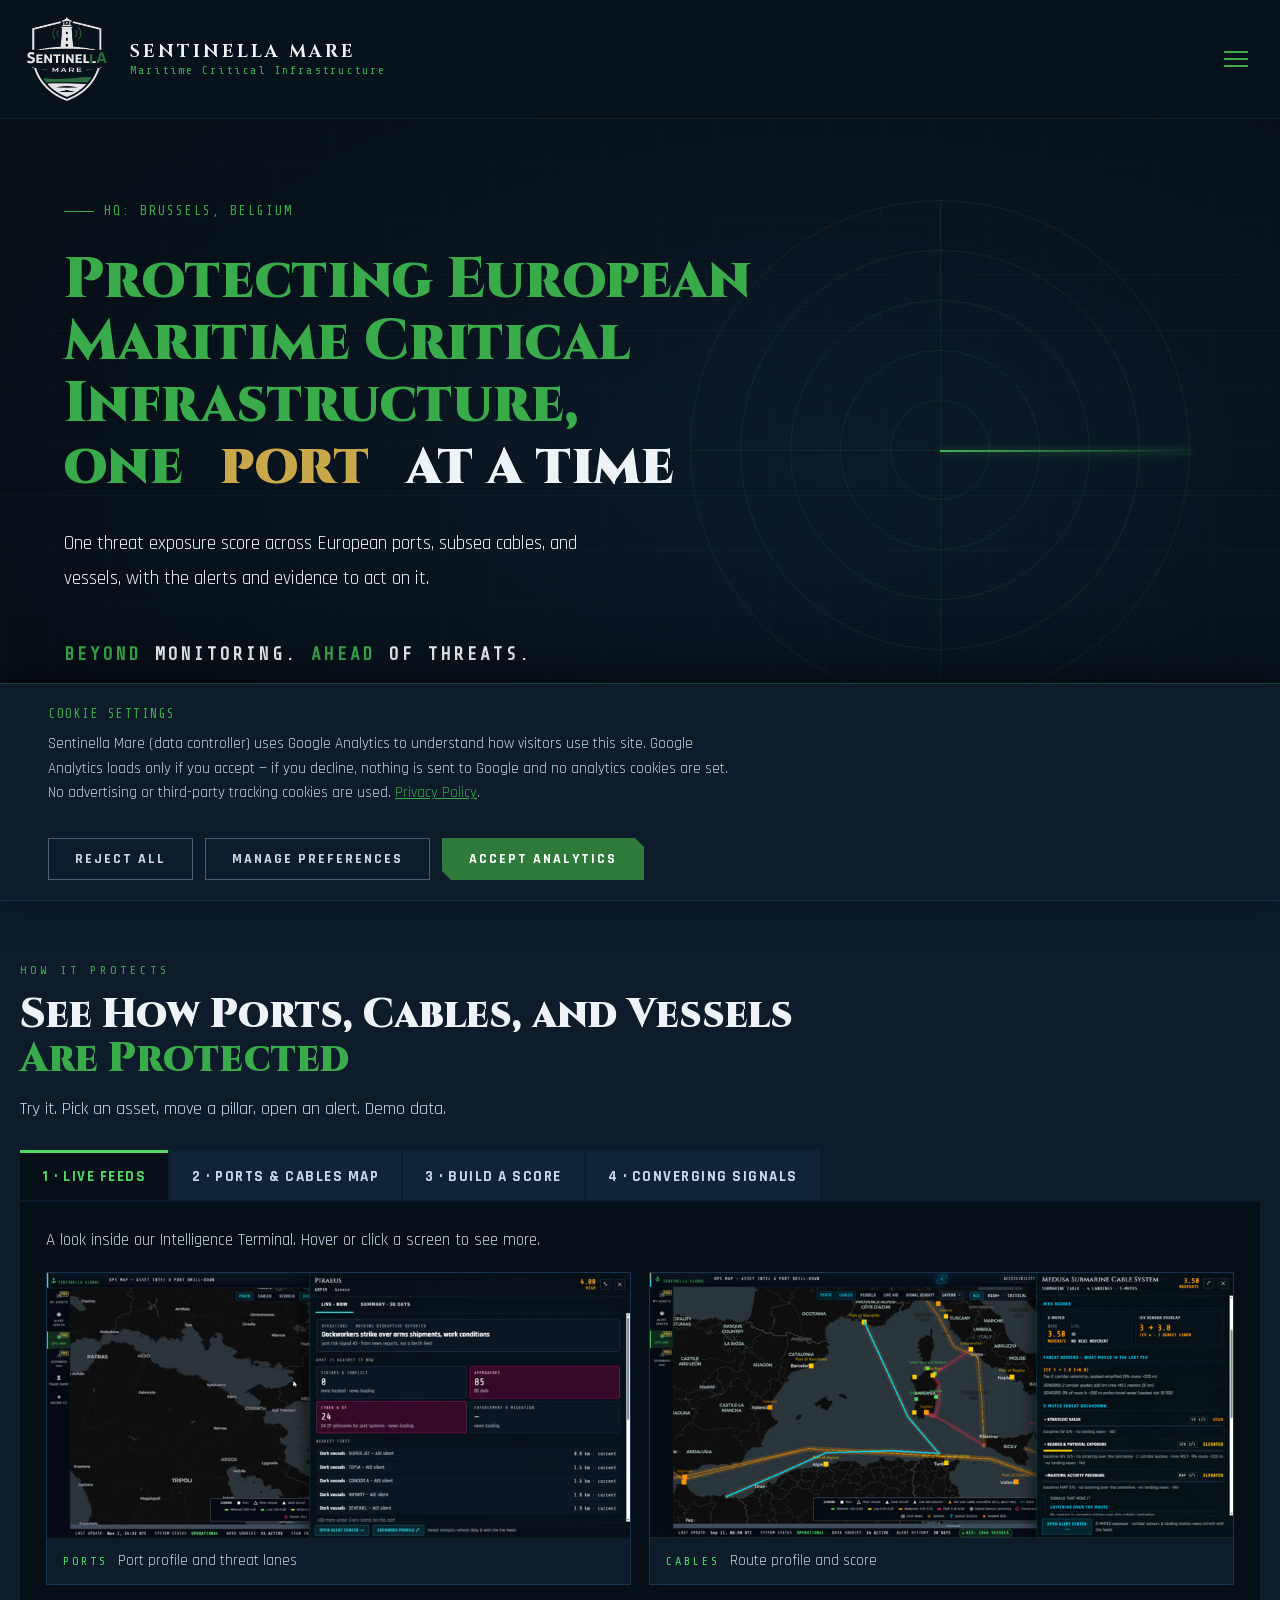
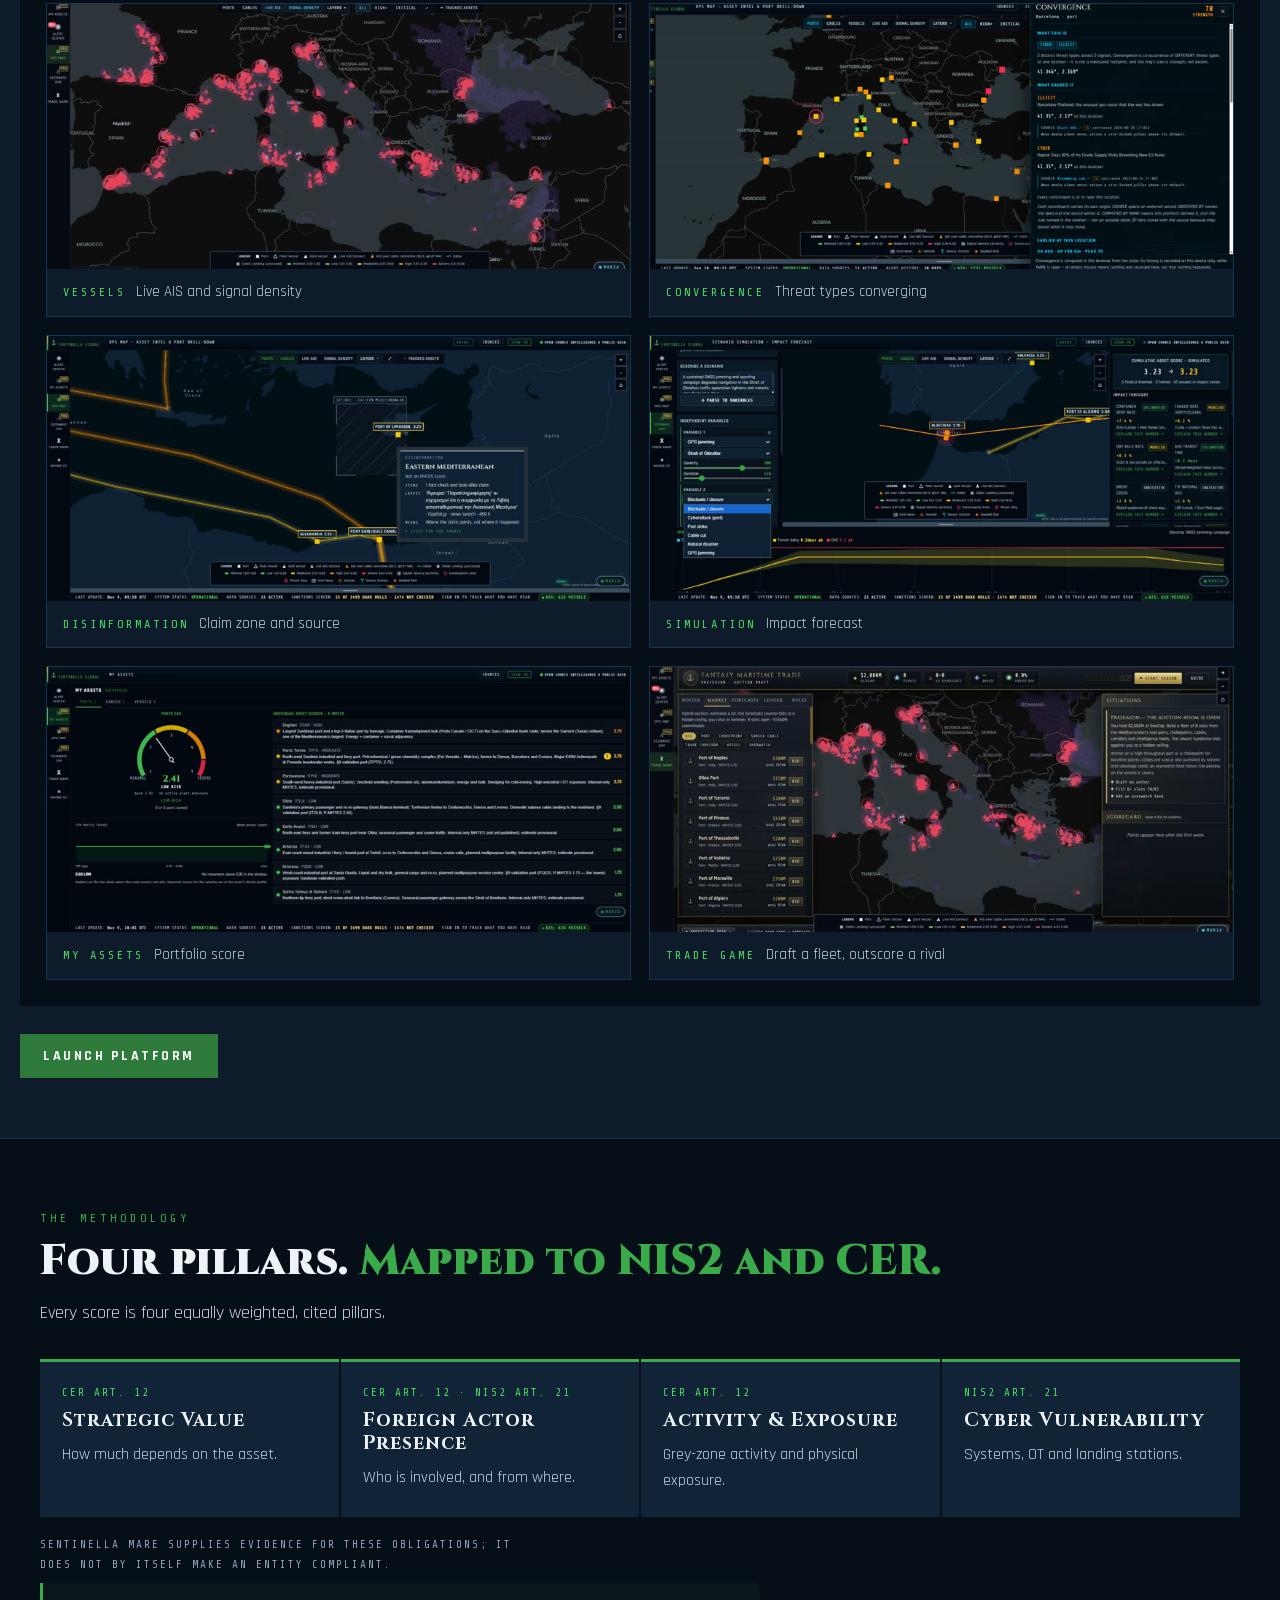
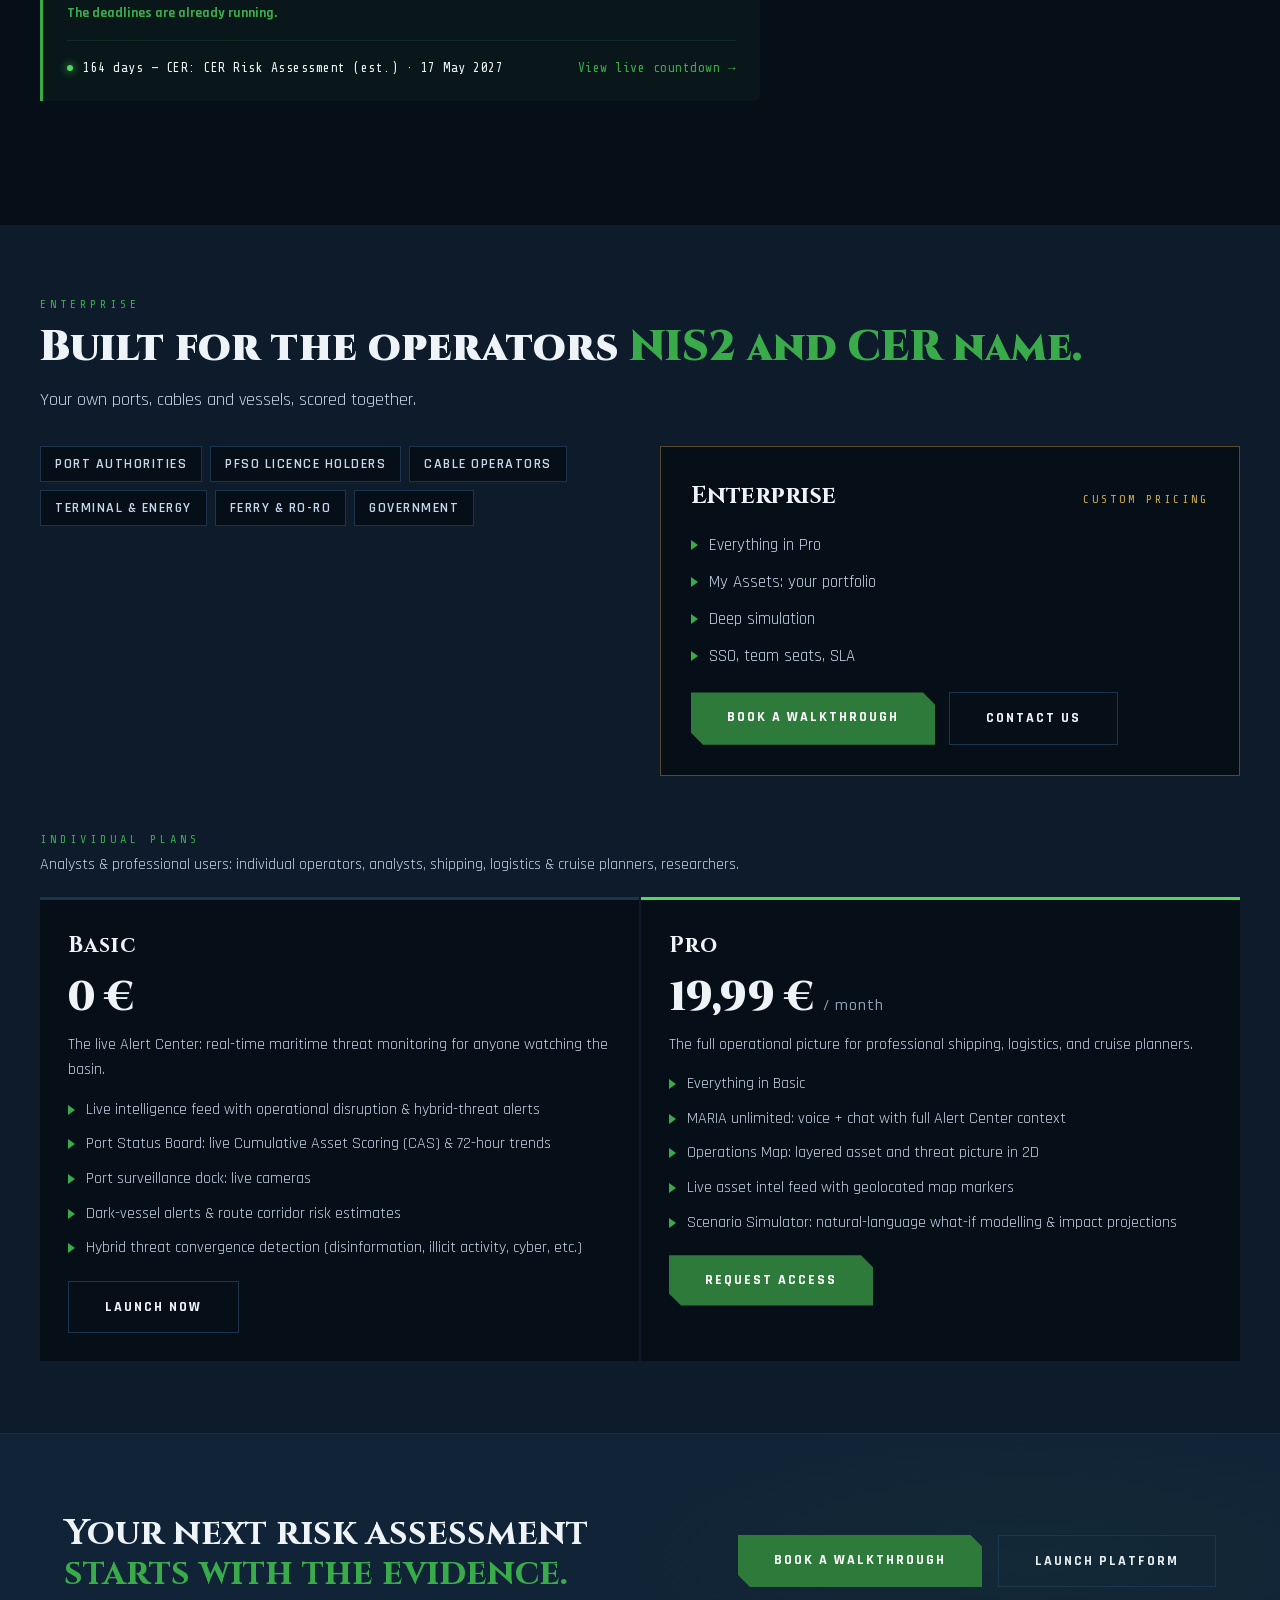
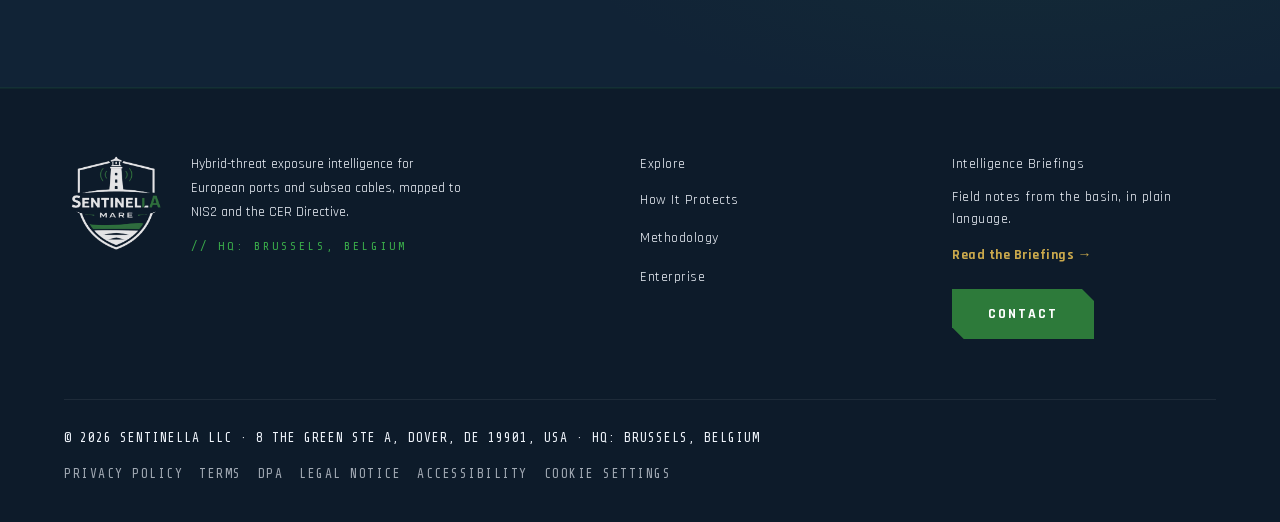
<file: index.html>
<!DOCTYPE html>
<html lang="en">
<head>

<!-- Google Analytics — Consent Mode "basic".
     The gtag.js tag is deliberately NOT loaded here. It is injected only after
     the visitor grants consent (see the cookie banner script before </body>),
     so no request reaches Google, and no IP address is disclosed to Google,
     unless and until the visitor opts in. -->
<script>
  window.dataLayer = window.dataLayer || [];
  function gtag(){dataLayer.push(arguments);}
  // Queued only — inert until gtag.js is actually loaded post-consent.
  gtag('consent', 'default', {
    analytics_storage: 'denied',
    ad_storage: 'denied',
    ad_user_data: 'denied',
    ad_personalization: 'denied'
  });
</script>
<meta charset="UTF-8">
<meta name="viewport" content="width=device-width, initial-scale=1.0, viewport-fit=cover">
<meta name="theme-color" content="#060f18">
<meta name="color-scheme" content="dark">
<link rel="canonical" href="https://sentinellaglobal.com/">
<title>Sentinella Mare: Protecting European Maritime Critical Infrastructure</title>
<!-- Favicon -->
<link rel="icon" type="image/png" href="[data-uri]">
<meta name="description" content="Sentinella Mare scores the hybrid-threat exposure of European ports and subsea cables, with alerts and evidence mapped to NIS2 and the CER Directive.">
<meta property="og:type" content="website">
<meta property="og:site_name" content="Sentinella Mare">
<meta property="og:title" content="Sentinella Mare: Protecting European Maritime Critical Infrastructure">
<meta property="og:description" content="Sentinella Mare scores the hybrid-threat exposure of European ports and subsea cables, with alerts and evidence mapped to NIS2 and the CER Directive.">
<meta property="og:url" content="https://sentinellaglobal.com/">
<meta property="og:image" content="https://sentinellaglobal.com/MARE%20Dashboard.png">
<meta name="twitter:card" content="summary_large_image">
<meta name="twitter:title" content="Sentinella Mare: Protecting European Maritime Critical Infrastructure">
<meta name="twitter:description" content="Sentinella Mare scores the hybrid-threat exposure of European ports and subsea cables, with alerts and evidence mapped to NIS2 and the CER Directive.">
<meta name="twitter:image" content="https://sentinellaglobal.com/MARE%20Dashboard.png">
<!-- Self-hosted webfonts: no third-party request, so no visitor IP is
     disclosed to Google before consent. See /fonts/OFL.txt for licensing. -->
<link rel="stylesheet" href="/fonts/fonts.css">
<style>
  :root {
    --navy: #060f18;
    --navy-2: #0d1b2a;
    --navy-3: #112336;
    --navy-4: #1a3450;
    --green: #2d7a3a;
    --green-mid: #3aab4a;
    --green-glow: #4fd962;
    --green-dim: #1d5228;
    --gold: #c9a84c;
    --text: #f0f5fc;
    --text-dim: #c8d8ec;
    --white: #eef3f8;
    /* Horizontal edge padding: 64px normally, growing to center content
       at a 1440px max width on large monitors (backgrounds stay full-width) */
    --edge: max(64px, calc((100% - 1440px) / 2));
  }

  * { margin: 0; padding: 0; box-sizing: border-box; }
  img { max-width: 100%; height: auto; }
  html {
    scroll-behavior: smooth;
    /* Keeps anchor targets visible below the fixed nav */
    scroll-padding-top: 120px;
  }

  body {
    background: var(--navy);
    color: var(--text);
    font-family: 'Rajdhani', sans-serif;
    font-size: 16px;
    line-height: 1.6;
    overflow-x: hidden;
    /* Prevent iOS from auto-resizing text */
    -webkit-text-size-adjust: 100%;
    text-size-adjust: 100%;
  }

  /* ── NAV ── */
  nav {
    position: fixed; top: 0; left: 0; right: 0; z-index: 999;
    display: flex; align-items: center; justify-content: space-between;
    gap: 40px; /* keep the wordmark from colliding with the nav links */
    padding: 14px var(--edge);
    background: rgba(8,19,30,0.92);
    -webkit-backdrop-filter: blur(16px);
    backdrop-filter: blur(16px);
    border-bottom: 1px solid rgba(45,122,58,0.18);
  }
  .nav-logo { display: flex; align-items: center; gap: 14px; text-decoration: none; }
  .nav-logo img { height: 90px; width: auto; }
  .nav-brand { display: flex; flex-direction: column; line-height: 1; }
  .nav-brand .n1 {
    font-family: 'Cinzel', serif; font-size: 18px; font-weight: 700;
    color: var(--white); letter-spacing: 3px;
  }
  .nav-brand .n2 {
    font-family: 'Share Tech Mono', monospace; font-size: 12px;
    color: var(--green-mid); letter-spacing: 2px; margin-top: 3px;
    white-space: nowrap; /* never wrap the wordmark tagline */
  }
  .nav-logo img { max-height: 90px; width: auto; }
  .nav-links { display: flex; align-items: center; gap: 32px; }
  .nav-links a {
    color: var(--text); text-decoration: none;
    font-size: 12px; font-weight: 600; letter-spacing: 2px; text-transform: uppercase;
    white-space: nowrap; /* keep multi-word items like "Live Platform" on one line */
    transition: color 0.25s;
  }
  .nav-links a:hover { color: var(--green-glow); }
  .nav-toggle {
    display: none; flex-direction: column; justify-content: center; gap: 5px;
    cursor: pointer; padding: 14px 12px; background: none; border: none; z-index: 1001;
    min-width: 44px; min-height: 44px;
  }
  .nav-toggle span {
    display: block; width: 24px; height: 2px;
    background: var(--green-mid); transition: all 0.3s;
  }
  .nav-toggle.open span:nth-child(1) { transform: translateY(7px) rotate(45deg); }
  .nav-toggle.open span:nth-child(2) { opacity: 0; }
  .nav-toggle.open span:nth-child(3) { transform: translateY(-7px) rotate(-45deg); }
  .hero-tagline {
    margin-top: 28px; margin-bottom: 52px;
    font-family: 'Share Tech Mono', monospace;
    font-size: 18px; letter-spacing: 3px;
    color: var(--green-mid); text-transform: uppercase; font-weight: 700;
  }
  .btn-nav {
    border: 1px solid var(--green); color: var(--green-mid) !important;
    padding: 8px 20px !important; letter-spacing: 2px !important;
    transition: all 0.25s !important;
  }
  .btn-nav:hover {
    background: var(--green) !important; color: white !important;
    box-shadow: 0 0 24px rgba(79,217,98,0.25) !important;
  }

  /* ── HERO ── */
  .hero {
    min-height: 100vh; min-height: 100svh; position: relative;
    display: flex; align-items: center;
    padding: 148px var(--edge) 80px;
    overflow: hidden;
  }
  .hero-bg {
    position: absolute; inset: 0;
    background: radial-gradient(ellipse 90% 70% at 65% 50%, rgba(17,35,54,0.6) 0%, var(--navy) 75%);
  }
  .hero-grid {
    position: absolute; inset: 0;
    background-image:
      linear-gradient(rgba(45,122,58,0.05) 1px, transparent 1px),
      linear-gradient(90deg, rgba(45,122,58,0.05) 1px, transparent 1px);
    background-size: 55px 55px;
    animation: gridScroll 25s linear infinite;
  }
  @keyframes gridScroll {
    from { background-position: 0 0; }
    to { background-position: 55px 55px; }
  }
  .hero-scanline {
    position: absolute; inset: 0;
    background: repeating-linear-gradient(
      0deg, transparent, transparent 2px,
      rgba(0,0,0,0.08) 2px, rgba(0,0,0,0.08) 4px
    );
    pointer-events: none;
  }

  /* Radar */
  .radar-wrap {
    position: absolute; right: 7%; top: 50%;
    transform: translateY(-50%);
    width: 500px; height: 500px;
  }
  .radar-ring {
    position: absolute; border-radius: 50%;
    border: 1px solid rgba(45,122,58,0.2);
    top: 50%; left: 50%; transform: translate(-50%,-50%);
    animation: pulse-ring 4s ease-in-out infinite;
  }
  .radar-ring:nth-child(1) { width: 100px; height: 100px; animation-delay: 0s; }
  .radar-ring:nth-child(2) { width: 200px; height: 200px; animation-delay: 0.5s; }
  .radar-ring:nth-child(3) { width: 300px; height: 300px; animation-delay: 1s; }
  .radar-ring:nth-child(4) { width: 400px; height: 400px; animation-delay: 1.5s; }
  .radar-ring:nth-child(5) { width: 500px; height: 500px; animation-delay: 2s; }
  @keyframes pulse-ring {
    0%, 100% { border-color: rgba(45,122,58,0.15); }
    50% { border-color: rgba(79,217,98,0.35); }
  }
  .radar-cross {
    position: absolute; top: 50%; left: 50%; transform: translate(-50%,-50%);
    width: 500px; height: 500px;
  }
  .radar-cross::before, .radar-cross::after {
    content: ''; position: absolute;
    background: rgba(45,122,58,0.18);
  }
  .radar-cross::before { width: 100%; height: 1px; top: 50%; }
  .radar-cross::after { width: 1px; height: 100%; left: 50%; }
  .radar-sweep {
    position: absolute; top: 50%; left: 50%;
    width: 250px; height: 2px;
    transform-origin: left center;
    animation: sweep 5s linear infinite;
  }
  .radar-sweep::after {
    content: ''; position: absolute; inset: 0;
    background: linear-gradient(90deg, rgba(79,217,98,0.8), transparent);
    box-shadow: 0 0 8px rgba(79,217,98,0.5);
  }
  @keyframes sweep {
    from { transform: rotate(0deg); }
    to { transform: rotate(360deg); }
  }
  /* Blip dots on radar.
     Each blip lights the instant the sweep crosses it, then decays like a
     phosphor trace before the next pass. The sweep starts pointing east and
     turns clockwise once per 5s, so a blip at bearing θ (clockwise from east,
     measured from the radar centre to the dot's centre) is hit at θ/360 × 5s.
     Delays are that time minus one period — negative, so at page load every
     blip is already part-way through the decay its last (unseen) pass left,
     and nothing ever shows before the beam reaches it.
     Moving a blip means recomputing its delay: θ = atan2(y-250, x-250) on the
     500px radar, delay = θ/360 × 5 − 5. */
  .blip {
    position: absolute; border-radius: 50%;
    background: var(--green-glow);
    box-shadow: 0 0 10px var(--green-glow);
    opacity: 0;
    animation: blip-fade 5s linear infinite;
  }
  .blip-1 { width: 6px; height: 6px; top: 28%; left: 58%; animation-delay: -0.946s; } /* 291.9° */
  .blip-2 { width: 5px; height: 5px; top: 60%; left: 35%; animation-delay: -2.999s; } /* 144.1° */
  .blip-3 { width: 4px; height: 4px; top: 45%; left: 72%; animation-delay: -0.161s; } /* 348.4° */
  .blip-4 { width: 6px; height: 6px; top: 70%; left: 62%; animation-delay: -4.187s; } /* 58.5° */
  @keyframes blip-fade {
    0%   { opacity: 1; transform: scale(1.5); }
    6%   { opacity: 1; transform: scale(1); }
    70%  { opacity: 0; transform: scale(1); }
    100% { opacity: 0; transform: scale(1); }
  }

  .hero-content { position: relative; z-index: 2; max-width: 640px; }
  .hero-tag {
    display: inline-flex; align-items: center; gap: 10px;
    font-family: 'Share Tech Mono', monospace;
    font-size: 13px; letter-spacing: 2px; color: var(--green-mid);
    text-transform: uppercase; margin-bottom: 28px;
    white-space: nowrap;
  }
  .hero-tag::before {
    content: ''; display: block;
    width: 30px; height: 1px; background: var(--green-mid);
  }
  h1 {
    font-family: 'Cinzel', serif;
    font-size: clamp(38px, 5vw, 64px);
    font-weight: 900; line-height: 1.05;
    color: var(--white);
    margin-bottom: 28px;
  }
  h1 span { color: var(--green-mid); }
  .hero-desc {
    font-size: 19px; font-weight: 400; line-height: 1.85;
    color: var(--text); max-width: 540px;
    margin-bottom: 44px;
  }
  .hero-ctas { display: flex; gap: 18px; flex-wrap: wrap; }
  .btn-primary {
    background: var(--green); color: white;
    padding: 14px 36px; font-family: 'Rajdhani', sans-serif;
    font-size: 14px; font-weight: 700; letter-spacing: 2px;
    text-transform: uppercase; text-decoration: none;
    border: none; cursor: pointer;
    -webkit-clip-path: polygon(0 0, calc(100% - 12px) 0, 100% 12px, 100% 100%, 12px 100%, 0 calc(100% - 12px));
    clip-path: polygon(0 0, calc(100% - 12px) 0, 100% 12px, 100% 100%, 12px 100%, 0 calc(100% - 12px));
    transition: all 0.3s;
  }
  .btn-primary:hover {
    background: var(--green-mid);
    box-shadow: 0 0 30px rgba(58,171,74,0.4);
    transform: translateY(-2px);
  }
  .btn-secondary {
    background: transparent; color: var(--text);
    padding: 14px 36px; font-family: 'Rajdhani', sans-serif;
    font-size: 14px; font-weight: 700; letter-spacing: 2px;
    text-transform: uppercase; text-decoration: none;
    border: 1px solid var(--navy-4); cursor: pointer;
    transition: all 0.3s;
  }
  .btn-secondary:hover {
    border-color: var(--green); color: var(--green-mid);
  }
  .btn-secondary.btn-green {
    background: var(--green); color: #fff;
    border-color: var(--green);
  }
  .btn-secondary.btn-green:hover {
    background: var(--green-mid); border-color: var(--green-mid); color: #fff;
  }

  /* ── TOUCH / TAP OPTIMIZATIONS ── */
  /* Remove iOS blue flash on tap */
  a, button, [role="button"],
  .btn-primary, .btn-secondary, .btn-nav,
  .nav-toggle, .pricing-tab, .price-btn,
  .lang-globe, .lang-btn, .svc-cta, .client-tag {
    -webkit-tap-highlight-color: transparent;
  }
  /* Faster tap response — skip 300ms delay on all interactive elements */
  .btn-primary, .btn-secondary, .btn-nav,
  .nav-toggle, .pricing-tab, .price-btn,
  .lang-globe, .lang-btn {
    touch-action: manipulation;
  }

  @keyframes blink {
    0%, 100% { opacity: 1; } 50% { opacity: 0.3; }
  }

  /* ── SECTION SHARED ── */
  section { padding: 60px var(--edge); }
  .section-label {
    display: inline-flex; align-items: center; gap: 10px;
    font-family: 'Share Tech Mono', monospace;
    font-size: 12px; letter-spacing: 3px; text-transform: uppercase;
    color: var(--green-mid); margin-bottom: 20px;
  }
  .section-label::before {
    content: ''; width: 24px; height: 1px; background: var(--green-mid);
  }
  h2 {
    font-family: 'Cinzel', serif;
    font-size: clamp(28px, 4vw, 46px);
    font-weight: 700; line-height: 1.1;
    color: var(--white); margin-bottom: 20px;
  }
  h2 span { color: var(--green-mid); }
  .section-lead {
    font-size: 17px; line-height: 1.75;
    color: var(--text); max-width: 620px;
    margin-bottom: 32px;
  }
  .reg-callout {
    display: block; max-width: 720px;
    border-left: 3px solid var(--green-mid);
    background: rgba(45,122,58,0.07);
    padding: 18px 24px;
    margin-bottom: 52px;
    border-radius: 0 6px 6px 0;
    font-size: 14px; line-height: 1.75;
    color: var(--text-dim);
  }
  .reg-callout strong { color: var(--green-mid); }
  .reg-deadline-strip {
    display: flex; align-items: center; gap: 10px;
    margin-top: 14px; padding-top: 12px;
    border-top: 1px solid rgba(45,122,58,0.2);
    flex-wrap: wrap;
  }
  .reg-deadline-dot {
    width: 6px; height: 6px; border-radius: 50%;
    background: var(--green-glow);
    box-shadow: 0 0 8px var(--green-glow);
    animation: blink 1.5s ease-in-out infinite;
    flex-shrink: 0;
  }
  #regDeadlineText {
    font-family: 'Share Tech Mono', monospace;
    font-size: 13px; letter-spacing: 0.5px;
    color: var(--text);
  }
  .reg-deadline-link {
    font-family: 'Share Tech Mono', monospace;
    font-size: 13px; letter-spacing: 0.5px;
    color: var(--green-mid); text-decoration: none;
    transition: color 0.2s; white-space: nowrap;
    padding: 4px 0; /* WCAG 2.2 SC 2.5.8 Target Size */
    margin-left: auto;
  }
  .reg-deadline-link:hover { color: var(--green-glow); }

  /* ── SERVICES ── */
  .services-grid {
    display: grid; grid-template-columns: 1fr 1fr;
    gap: 2px; margin-top: 60px;
  }
  .service-card {
    background: var(--navy-3);
    padding: 52px 48px 28px;
    position: relative; overflow: hidden;
    transition: transform 0.3s;
  }
  .service-card::before {
    content: ''; position: absolute;
    top: 0; left: 0; right: 0; height: 3px;
  }
  .service-card.s1::before { background: linear-gradient(90deg, var(--green), var(--green-mid)); }
  .service-card.s2::before { background: linear-gradient(90deg, var(--gold), #e8c96a); }
  .service-card:hover { transform: translateY(-4px); }
  .service-card::after {
    content: ''; position: absolute;
    bottom: -80px; right: -80px;
    width: 200px; height: 200px;
    border-radius: 50%;
    border: 40px solid rgba(45,122,58,0.04);
    pointer-events: none;
  }
  .svc-num {
    font-family: 'Cinzel', serif;
    font-size: 72px; font-weight: 900;
    color: rgba(45,122,58,0.22);
    position: absolute; top: 20px; right: 36px;
    line-height: 1;
  }
  .svc-icon {
    margin-bottom: 28px;
    display: block; text-align: center;
    font-size: 56px;
    color: var(--green-mid);
    border: none; background: none; width: auto; height: auto;
  }
  .svc-icon.gold-icon {
    color: var(--gold);
  }
  h3 {
    font-family: 'Cinzel', serif;
    font-size: 24px; font-weight: 700;
    color: var(--white); margin-bottom: 16px;
    letter-spacing: 1px;
  }
  .service-card h3 { text-align: center; }
  .svc-tagline {
    font-family: 'Share Tech Mono', monospace;
    font-size: 13px; letter-spacing: 2px;
    color: var(--green-mid); text-transform: uppercase;
    margin-bottom: 20px; text-align: center;
  }
  .svc-tagline.gold { color: var(--gold); }
  .svc-desc {
    font-size: 16px; line-height: 1.75;
    color: var(--text); margin-bottom: 36px;
  }
  /* Repurposed services boxes: subhead + bottom-pinned per-card CTA so the two
     cards' buttons align despite unequal content height. */
  .svc-sub {
    font-size: 17px; line-height: 1.6; font-weight: 600;
    color: var(--green-mid); margin-bottom: 20px;
  }
  .svc-sub.gold { color: var(--gold); }
  .service-card { display: flex; flex-direction: column; }
  .svc-card-cta { margin-top: auto; padding-top: 28px; }
  /* Lead-in above the briefings bullet list, mirroring Box 1's bullet block */
  .svc-blist-lead { font-family: 'Share Tech Mono', monospace; font-size: 12px; letter-spacing: 1.5px; text-transform: uppercase; color: var(--gold); margin-bottom: 14px; }
  #briefings { scroll-margin-top: 110px; }
  .svc-features { list-style: none; margin-bottom: 0; }
  .svc-features li {
    display: flex; align-items: flex-start; gap: 12px;
    font-size: 14px; font-weight: 500; letter-spacing: 0.5px; line-height: 1.6;
    color: var(--text); padding: 3px 0;
    border-bottom: 1px solid rgba(255,255,255,0.06);
  }
  .svc-features li::before {
    content: '▸'; color: var(--green-mid);
    font-size: 12px; margin-top: 2px; flex-shrink: 0;
  }
  .svc-features li.gold-li::before { color: var(--gold); }
  .svc-cta {
    display: inline-flex; align-items: center; gap: 10px;
    font-family: 'Rajdhani', sans-serif;
    font-size: 14px; font-weight: 700; letter-spacing: 2px;
    text-transform: uppercase; text-decoration: none;
    color: var(--green-mid);
    transition: gap 0.25s;
  }
  .svc-cta:hover { gap: 16px; color: var(--green-glow); }
  .svc-cta.gold-cta { color: var(--gold); }
  .svc-cta.gold-cta:hover { color: #e8c96a; }
  .svc-cta > span:last-child { font-size: 18px; }
  .nav-coming-soon { position: absolute; top: 100%; left: 50%; transform: translateX(-50%); white-space: nowrap; font-size: 12px; font-style: italic; font-weight: 400; letter-spacing: 1px; color: var(--text-dim); line-height: 1; margin-top: 3px; text-transform: none; }
  .svc-buttons-outer { display: flex; flex-direction: column; align-items: flex-start; gap: 12px; padding: 24px 0 0 48px; }
  .coming-soon-tag { font-style: italic; letter-spacing: 1px; font-weight: 400; text-transform: none; vertical-align: baseline; margin-left: 4px; }
  .svc-cta-text { display: inline; }
  .svc-cta .coming-soon-tag { font-size: 12px; margin-left: 2px; }

  /* ── DASHBOARD MOCKUP ── */
  #methodology { background: var(--navy); position: relative; overflow: hidden; }

  /* ── MHTES METHODOLOGY TABLE ── */
  .mhtes-wrap {
    overflow-x: auto; margin-bottom: 16px;
    border-radius: 4px; box-shadow: 0 8px 48px rgba(0,0,0,0.6);
    background: var(--navy-2);
  }
  .mhtes-formula {
    font-family: 'Share Tech Mono', monospace;
    font-size: 18px; letter-spacing: 1.5px; font-weight: 700;
    color: var(--text); padding: 22px 28px;
    border-bottom: 1px solid rgba(255,255,255,0.08);
  }
  .mhtes-formula .mhtes-accent {
    color: var(--gold); letter-spacing: 2px;
  }
  .mhtes-tbl {
    width: 100%; border-collapse: collapse;
    font-family: 'Rajdhani', sans-serif; font-size: 16px;
  }
  .mhtes-tbl thead th {
    font-family: 'Share Tech Mono', monospace;
    font-size: 14px; letter-spacing: 1.5px; text-transform: uppercase;
    font-weight: 700; color: var(--white); padding: 16px 28px;
    text-align: left; white-space: nowrap;
    border-bottom: 1px solid rgba(255,255,255,0.1);
    border-right: 1px solid rgba(255,255,255,0.06);
  }
  .mhtes-tbl thead th:last-child { border-right: none; }
  .mhtes-tbl tbody td {
    padding: 20px 28px;
    border-bottom: 1px solid rgba(255,255,255,0.06);
    border-right: 1px solid rgba(255,255,255,0.06);
    color: var(--text); vertical-align: top; line-height: 1.5;
  }
  .mhtes-tbl tbody td:last-child { border-right: none; }
  .mhtes-tbl tbody tr:last-child td { border-bottom: none; }
  .mhtes-tbl .asset-cell strong {
    display: block; font-size: 20px; color: var(--white);
    font-weight: 700; margin-bottom: 4px;
  }
  .mhtes-tbl .asset-cell span {
    font-family: 'Share Tech Mono', monospace;
    font-size: 12px; letter-spacing: 1.5px; color: var(--green-mid);
  }
  .mhtes-tbl .pillar-code {
    font-family: 'Share Tech Mono', monospace;
    font-size: 16px; font-weight: 700;
    color: var(--white); display: block; margin-bottom: 4px;
  }
  .mhtes-tbl .pillar-desc { font-size: 15px; color: var(--text-dim); }
  .mhtes-tbl td.cyber-col {
    border-left: 2px solid rgba(45,122,58,0.35);
  }
  .mhtes-tbl .routes-note {
    font-style: italic; color: var(--text-dim);
    font-size: 15px; text-align: center;
    vertical-align: middle; height: 72px;
    padding: 20px 28px;
  }

  /* ── MHTES SIMPLIFIED SUMMARY (table moved into the collapsible below) ── */
  .mhtes-summary {
    display: flex; align-items: center; gap: 32px;
    background: var(--navy-2); border-left: 3px solid var(--gold);
    border-radius: 0 6px 6px 0;
    padding: 28px 32px; margin: 0 0 20px;
  }
  .mhtes-gauge { flex-shrink: 0; width: 150px; text-align: center; }
  .mhtes-gauge-score {
    font-family: 'Cinzel', serif; font-size: 28px; font-weight: 900;
    color: var(--gold); line-height: 1; margin-top: -4px;
  }
  .mhtes-gauge-label {
    font-family: 'Share Tech Mono', monospace; font-size: 11px; letter-spacing: 1.5px;
    text-transform: uppercase; color: var(--gold); margin-top: 4px;
  }
  .mhtes-summary-text { font-size: 19px; line-height: 1.75; color: var(--text); text-align: left; }
  .mhtes-signals { display: flex; flex-wrap: wrap; gap: 10px; margin: 20px 0 28px; }
  .mhtes-signal-pill {
    font-family: 'Share Tech Mono', monospace; font-size: 12px; letter-spacing: 1px;
    text-transform: uppercase; color: var(--text-dim);
    background: rgba(255,255,255,0.04); border: 1px solid rgba(255,255,255,0.1);
    padding: 7px 14px; border-radius: 20px;
  }
  .mhtes-details { margin-bottom: 36px; }
  .mhtes-details summary {
    cursor: pointer; list-style: none;
    display: inline-flex; align-items: center; gap: 10px;
    font-family: 'Share Tech Mono', monospace; font-size: 13px; letter-spacing: 1.5px;
    text-transform: uppercase; color: var(--green-mid);
    padding: 12px 22px;
    border: 1px solid rgba(45,122,58,0.4);
    border-radius: 4px;
    background: rgba(45,122,58,0.08);
    transition: all 0.2s;
  }
  .mhtes-details summary::-webkit-details-marker { display: none; }
  .mhtes-details summary:hover { color: var(--green-glow); border-color: var(--green-mid); background: rgba(45,122,58,0.14); }
  .mhtes-details summary svg { width: 12px; height: 8px; transition: transform 0.2s; flex-shrink: 0; }
  .mhtes-details[open] summary svg { transform: rotate(180deg); }
  .mhtes-details[open] summary { margin-bottom: 20px; }
  html[dir="rtl"] .mhtes-summary { border-left: none; border-right: 3px solid var(--gold); border-radius: 6px 0 0 6px; }
  html[dir="rtl"] .mhtes-summary-text { text-align: right; }
  @media (max-width: 640px) {
    .mhtes-summary { flex-direction: column; text-align: center; }
    .mhtes-summary-text { text-align: center; }
    html[dir="rtl"] .mhtes-summary-text { text-align: center; }
  }

  .platform-img-caption {
    font-size: 19px; line-height: 1.75;
    color: var(--text); max-width: 100%;
    margin: 32px 0 16px;
    text-align: center;
  }
  .platform-img-caption strong {
    display: block; color: var(--white);
    font-size: 26px; line-height: 1.3;
    margin-bottom: 10px;
    font-family: 'Cinzel', serif; font-weight: 600;
    letter-spacing: 0.5px;
  }
  .dash-wrap {
    margin-top: 60px;
    border: 1px solid rgba(45,122,58,0.2);
    background: var(--navy-3);
    position: relative; overflow: hidden;
  }
  .dash-header {
    background: var(--navy-2);
    border-bottom: 1px solid rgba(45,122,58,0.15);
    padding: 14px 24px;
    display: flex; align-items: center; justify-content: space-between;
  }
  .dash-header-left {
    display: flex; align-items: center; gap: 20px;
  }
  .dash-title {
    font-family: 'Share Tech Mono', monospace;
    font-size: 12px; letter-spacing: 2px; color: var(--green-mid);
    text-transform: uppercase;
  }
  .dash-status {
    display: flex; align-items: center; gap: 6px;
    font-family: 'Share Tech Mono', monospace;
    font-size: 12px; color: var(--text-dim); letter-spacing: 1px;
  }
  .dash-status .dot { width: 6px; height: 6px; border-radius: 50%; background: var(--green-glow); animation: blink 1.5s infinite; }
  .dash-time {
    font-family: 'Share Tech Mono', monospace;
    font-size: 12px; color: var(--text-dim); letter-spacing: 1.5px;
  }
  .dash-body {
    display: grid;
    grid-template-columns: 1fr 280px;
    grid-template-rows: auto auto;
    min-height: 480px;
  }

  /* Map area */
  .dash-map {
    position: relative; background: #0a1929;
    border-right: 1px solid rgba(45,122,58,0.1);
    min-height: 340px; overflow: hidden;
    grid-row: span 2;
  }
  .map-bg {
    position: absolute; inset: 0;
    background:
      radial-gradient(ellipse 60% 40% at 40% 60%, rgba(17,35,54,0.8) 0%, transparent 70%),
      linear-gradient(180deg, #0a1929 0%, #081420 100%);
  }
  .map-grid {
    position: absolute; inset: 0;
    background-image:
      linear-gradient(rgba(45,122,58,0.07) 1px, transparent 1px),
      linear-gradient(90deg, rgba(45,122,58,0.07) 1px, transparent 1px);
    background-size: 40px 40px;
  }
  /* Mediterranean landmasses (SVG paths) */
  .map-svg {
    position: absolute; inset: 0; width: 100%; height: 100%;
    opacity: 0.4;
  }
  /* Vessel dots */
  .vessel {
    position: absolute; border-radius: 50%;
    width: 7px; height: 7px;
    background: var(--green-glow);
    box-shadow: 0 0 12px var(--green-glow);
    animation: vessel-pulse 3s ease-in-out infinite;
  }
  .vessel::after {
    content: ''; position: absolute;
    top: 50%; left: 50%; transform: translate(-50%,-50%);
    border-radius: 50%;
    border: 1px solid var(--green-glow);
    animation: vessel-ring 3s ease-out infinite;
  }
  @keyframes vessel-pulse {
    0%,100% { opacity: 0.7; } 50% { opacity: 1; }
  }
  @keyframes vessel-ring {
    0% { width: 7px; height: 7px; opacity: 0.8; }
    100% { width: 30px; height: 30px; opacity: 0; }
  }
  .vessel.alert { background: #e74c3c; box-shadow: 0 0 12px #e74c3c; }
  .vessel.alert::after { border-color: #e74c3c; }
  .vessel.amber { background: #f5a623; box-shadow: 0 0 12px #f5a623; }
  .vessel.amber::after { border-color: #f5a623; }

  .v1 { top: 38%; left: 22%; animation-delay: 0s; }
  .v2 { top: 55%; left: 45%; animation-delay: 0.8s; }
  .v3 { top: 42%; left: 60%; animation-delay: 1.4s; }
  .v4 { top: 65%; left: 30%; animation-delay: 0.3s; }
  .v5 { top: 30%; left: 70%; animation-delay: 2.1s; }
  .v6 { top: 72%; left: 55%; animation-delay: 1s; }
  .v7 { top: 25%; left: 40%; animation-delay: 0.6s; }

  .map-label {
    position: absolute; font-family: 'Share Tech Mono', monospace;
    font-size: 12px; letter-spacing: 1.5px; color: var(--text-dim);
    text-transform: uppercase;
  }
  .ml1 { top: 16%; left: 8%; }
  .ml2 { top: 50%; left: 8%; }
  .ml3 { top: 16%; right: 8%; }
  .ml4 { bottom: 12%; left: 40%; }

  /* Alert overlay */
  .map-alert {
    position: absolute; top: 14px; left: 14px;
    background: rgba(231,76,60,0.1);
    border: 1px solid rgba(231,76,60,0.4);
    padding: 8px 14px;
    font-family: 'Share Tech Mono', monospace;
    font-size: 12px; letter-spacing: 1.5px;
    color: #e74c3c;
    text-transform: uppercase;
    animation: alert-flash 2s ease-in-out infinite;
  }
  @keyframes alert-flash {
    0%,100% { opacity: 1; } 50% { opacity: 0.5; }
  }

  /* Side panels */
  .dash-side {
    display: flex; flex-direction: column;
    border-bottom: 1px solid rgba(45,122,58,0.1);
  }
  .dash-panel {
    padding: 18px 20px;
    border-bottom: 1px solid rgba(45,122,58,0.08);
  }
  .panel-title {
    font-family: 'Share Tech Mono', monospace;
    font-size: 12px; letter-spacing: 3px; color: var(--text-dim);
    text-transform: uppercase; margin-bottom: 14px;
  }
  .threat-item {
    display: flex; align-items: flex-start; gap: 10px;
    margin-bottom: 10px;
  }
  .threat-level {
    flex-shrink: 0; width: 3px; height: 36px;
    border-radius: 2px;
  }
  .threat-level.high { background: #e74c3c; }
  .threat-level.med { background: #f5a623; }
  .threat-level.low { background: var(--green-mid); }
  .threat-text {
    font-size: 12px; line-height: 1.5; color: var(--text);
  }
  .threat-text .zone {
    font-family: 'Share Tech Mono', monospace;
    font-size: 12px; color: var(--text-dim); letter-spacing: 1px;
  }

  .metric-row {
    display: grid; grid-template-columns: 1fr 1fr;
    gap: 8px; margin-bottom: 0;
  }
  .metric-box {
    background: rgba(13,27,42,0.6);
    border: 1px solid rgba(45,122,58,0.12);
    padding: 12px;
  }
  .metric-val {
    font-family: 'Cinzel', serif;
    font-size: 22px; font-weight: 700;
    color: var(--white); line-height: 1;
  }
  .metric-val.green { color: var(--green-glow); }
  .metric-val.red { color: #e74c3c; }
  .metric-val.amber { color: #f5a623; }
  .metric-lbl {
    font-family: 'Share Tech Mono', monospace;
    font-size: 12px; letter-spacing: 1px; color: var(--text-dim);
    margin-top: 4px; text-transform: uppercase;
  }

  .dash-bottom {
    background: rgba(13,27,42,0.4);
    border-top: 1px solid rgba(45,122,58,0.1);
    padding: 14px 24px;
    display: flex; align-items: center; gap: 32px;
    font-family: 'Share Tech Mono', monospace;
    font-size: 12px; letter-spacing: 2px; color: var(--text-dim);
  }
  .db-item span { color: var(--green-mid); margin-right: 6px; }

  /* ── CTA BANNER ── */
  .cta-banner {
    background: var(--navy-3);
    border-top: 1px solid rgba(45,122,58,0.15);
    border-bottom: 1px solid rgba(45,122,58,0.15);
    padding: 80px var(--edge);
    position: relative; overflow: hidden;
    display: flex; align-items: center; justify-content: space-between;
    gap: 48px;
  }
  .cta-banner::before {
    content: ''; position: absolute;
    inset: 0;
    background: radial-gradient(ellipse 50% 80% at 80% 50%, rgba(45,122,58,0.07) 0%, transparent 70%);
    pointer-events: none;
  }
  .cta-text h2 {
    font-family: 'Cinzel', serif;
    font-size: 36px; margin-bottom: 14px;
    color: var(--white);
  }
  .cta-text p {
    font-size: 16px; color: var(--text);
    max-width: 500px; line-height: 1.7;
  }
  .cta-actions { display: flex; gap: 16px; flex-shrink: 0; flex-wrap: wrap; }

  /* ── FOOTER ── */
  footer {
    background: var(--navy-2);
    padding: 64px var(--edge) 36px;
    border-top: 1px solid rgba(45,122,58,0.12);
  }
  .footer-top {
    display: grid; grid-template-columns: 2fr 1fr 1fr 1fr;
    gap: 48px; margin-bottom: 60px;
  }
  .footer-brand { display: flex; flex-direction: row; align-items: flex-start; gap: 20px; }
  .footer-brand-text { display: flex; flex-direction: column; gap: 12px; }
  .footer-brand img { height: 100px; width: auto; align-self: flex-start; }
  .footer-brand p {
    font-size: 14px; line-height: 1.7; color: var(--text);
    max-width: 280px;
  }
  .footer-brand .hq {
    font-family: 'Share Tech Mono', monospace;
    font-size: 12px; letter-spacing: 3px; color: var(--green-mid);
    text-transform: uppercase;
  }
  .footer-contact-btn { display: inline-block; width: fit-content; }
  .footer-col a.footer-contact-btn { color: #fff; }  /* WCAG 1.4.3: .footer-col a would otherwise win on specificity and dim this button's text */
  .footer-col h5 {
    font-family: 'Cinzel', serif;
    font-size: 13px; font-weight: 600;
    color: var(--white); letter-spacing: 1px;
    margin-bottom: 20px;
  }
  .footer-col a, .footer-col p {
    display: block; font-size: 14px;
    color: var(--text); text-decoration: none;
    margin-bottom: 10px; letter-spacing: 0.5px;
    transition: color 0.25s;
  }
  .footer-col a:hover { color: var(--green-mid); }
  .footer-bottom {
    display: flex; align-items: center; justify-content: space-between;
    /* space-between only holds these apart while there is slack. Below ~1500px
       --edge narrows the content until there is none, and the copyright ran
       into the legal links. A real column gap + wrap keeps them separated. */
    flex-wrap: wrap; gap: 12px 48px;
    padding-top: 28px;
    border-top: 1px solid rgba(255,255,255,0.07);
  }
  .footer-bottom p {
    font-family: 'Share Tech Mono', monospace;
    font-size: 13px; letter-spacing: 1px;
    color: var(--text); text-transform: uppercase;
  }
  .footer-legal-links {
    display: flex; align-items: flex-start; gap: 16px; flex-wrap: wrap;
  }
  .footer-legal-link {
    font-family: 'Share Tech Mono', monospace;
    font-size: 13px; letter-spacing: 1.5px; color: rgba(240,245,252,0.65);
    text-transform: uppercase; text-decoration: none;
    background: none; border: none; cursor: pointer; padding: 6px 0;
    line-height: 1; vertical-align: top;
    transition: color 0.2s;
  }
  .footer-legal-link:hover { color: #eef3f8; }

  .footer-bottom .clearance {
    display: flex; align-items: center; gap: 8px;
    font-family: 'Share Tech Mono', monospace;
    font-size: 12px; letter-spacing: 2px; color: var(--text);
  }
  .footer-bottom .clearance::before {
    content: ''; width: 6px; height: 6px; border-radius: 50%;
    background: var(--green-glow); animation: blink 1.5s infinite;
  }

  /* ── LANGUAGE DROPDOWN ── */
  .lang-dropdown { position: relative; display: flex; align-items: center; }
  .lang-globe {
    background: none; border: none; cursor: pointer;
    color: #fff; padding: 4px 6px; line-height: 1;
    transition: color 0.2s; display: flex; align-items: center;
  }
  .lang-globe:hover { color: var(--green-glow); }
  .lang-menu {
    display: none; position: absolute; right: 0; top: calc(100% + 10px);
    background: rgba(6,15,24,0.98); border: 1px solid rgba(45,122,58,0.3);
    border-radius: 4px; flex-direction: column; min-width: 64px;
    overflow: hidden; z-index: 1100;
    box-shadow: 0 8px 24px rgba(0,0,0,0.5);
  }
  .lang-dropdown.open .lang-menu { display: flex; }
  .lang-menu .lang-btn {
    background: none; border: none; border-bottom: 1px solid rgba(45,122,58,0.15);
    cursor: pointer; color: rgba(200,216,236,0.55);
    font-family: 'Share Tech Mono', monospace; font-size: 13px;
    padding: 9px 16px; text-transform: uppercase; text-align: center;
    transition: color 0.2s, background 0.2s; letter-spacing: 2px;
  }
  .lang-menu .lang-btn:last-child { border-bottom: none; }
  .lang-menu .lang-btn:hover { color: var(--green-glow); background: rgba(45,122,58,0.1); }
  .lang-menu .lang-btn.active { color: var(--green-mid); }

  /* ── RTL SUPPORT ── */
  html[dir="rtl"] nav { flex-direction: row-reverse; }
  html[dir="rtl"] .hero-tag { flex-direction: row-reverse; }
  html[dir="rtl"] .hero-tag::before { transform: scaleX(-1); }
  html[dir="rtl"] .nav-links { flex-direction: row-reverse; }
  html[dir="rtl"] .hero-content { text-align: right; }
  html[dir="rtl"] .hero-ctas { justify-content: flex-end; }
  html[dir="rtl"] .svc-features li { text-align: right; }
  html[dir="rtl"] .svc-features li::before { margin-right: 0; margin-left: 8px; float: right; }
  html[dir="rtl"] .why-card { text-align: right; }
  html[dir="rtl"] .adv-content { text-align: right; }
  html[dir="rtl"] .footer-col { text-align: right; }
  html[dir="rtl"] .footer-brand { text-align: right; }
  html[dir="rtl"] .cta-text { text-align: right; }

  /* ── GREEK FONT OVERRIDES ── */
  html[lang="el"] body,
  html[lang="el"] p,
  html[lang="el"] li,
  html[lang="el"] a,
  html[lang="el"] button,
  html[lang="el"] .section-lead,
  html[lang="el"] .why-text,
  html[lang="el"] .price-features li,
  html[lang="el"] .client-tag,
  html[lang="el"] .cta-text p,
  html[lang="el"] .footer-col {
    font-family: 'Noto Sans', -apple-system, 'Segoe UI', sans-serif;
  }
  html[lang="el"] h1,
  html[lang="el"] h2,
  html[lang="el"] h3,
  html[lang="el"] h4 {
    font-family: 'Noto Sans', -apple-system, 'Segoe UI', sans-serif;
    letter-spacing: 0.5px;
  }
  html[lang="el"] .hero-tag,
  html[lang="el"] .section-label,
  html[lang="el"] .svc-tagline,
  html[lang="el"] .dash-title,
  html[lang="el"] .dash-status,
  html[lang="el"] .panel-title,
  html[lang="el"] .map-label,
  html[lang="el"] .map-alert,
  html[lang="el"] .metric-lbl,
  html[lang="el"] .dash-bottom span,
  html[lang="el"] .price-tier,
  html[lang="el"] .price-period {
    font-family: 'Noto Sans', -apple-system, 'Segoe UI', sans-serif;
    letter-spacing: 0.5px;
  }

  /* ════════════════════════════════════════════════════
     📱 MOBILE & TABLET RESPONSIVE
     ════════════════════════════════════════════════════ */

  /* ── Large tablets / small desktops (≤ 1024px) ── */
  @media (max-width: 1024px) {
    :root { --edge: 32px; }
    nav { padding: 14px 32px; }
    .hero { padding: 132px 32px 72px; }
    section { padding: 50px 32px; }
    .cta-banner { padding: 60px 32px; }
    footer { padding: 48px 32px 28px; }

    .pricing-grid { grid-template-columns: repeat(2, 1fr); }
    .footer-top { grid-template-columns: 1fr 1fr 1fr; gap: 28px; }
    .footer-brand { grid-column: 1 / -1; flex-direction: row; }
    .adv-grid { gap: 40px; }
    .dash-body { grid-template-columns: 1fr 220px; }
  }

  /* Heading-level corrections (semantic h3/h3 preserving visual h4/h5 sizes) */
  h3.adv-heading { font-size: 16px !important; font-weight: 600 !important; letter-spacing: 0.5px !important; margin-bottom: 6px !important; text-align: left !important; }
  h3.footer-nav-title { font-size: 13px !important; font-weight: 600 !important; letter-spacing: 1px !important; margin-bottom: 20px !important; text-align: left !important; }

  /* ── iPad landscape / small laptop — collapse nav to hamburger ── */
  @media (max-width: 1380px) {
    .nav-toggle { display: flex; }
    .nav-links {
      display: none; position: fixed;
      top: 0; left: 0; right: 0; bottom: 0;
      width: 100vw; height: 100vh; height: 100dvh;
      background: var(--navy);
      flex-direction: column; align-items: center; justify-content: center;
      gap: 28px; z-index: 1000;
      overflow-y: auto; padding: 80px 20px 40px;
      overscroll-behavior: contain;
      -webkit-overflow-scrolling: touch;
    }
    .nav-links.open { display: flex; }
    .nav-links a { font-size: 16px; letter-spacing: 3px; }
    .lang-dropdown { order: 10; }
    .nav-comp-wrap { flex-direction: column; width: 100%; align-items: center; }
    .nav-comp-trigger { font-size: 16px; letter-spacing: 3px; }
    .nav-comp-menu {
      position: static; transform: none; display: none;
      background: transparent; border: none; box-shadow: none; min-width: auto;
    }
    .nav-comp-wrap.open .nav-comp-menu {
      display: flex; flex-direction: column; align-items: center; gap: 0; padding: 6px 0;
    }
    .nav-comp-menu a { border: none; font-size: 13px; padding: 8px 0; text-align: center; }
    .nav-comp-menu .comp-link-label { display: none; }
  }

  /* ── Tablets (≤ 768px) ── */
  @media (max-width: 768px) {
    :root { --edge: 20px; }
    /* Layout & spacing */
    nav { padding: 12px 20px; backdrop-filter: none; -webkit-backdrop-filter: none; }
    .nav-logo img { height: 70px; }
    .nav-brand .n1 { font-size: 15px; letter-spacing: 2px; }
    .nav-brand .n2 { font-size: 12px; letter-spacing: 2px; }

    .hero { flex-direction: column; padding: 120px 20px 60px; text-align: center; }
    .hero-content { max-width: 100%; }
    .hero-tag { justify-content: center; font-size: 13px; letter-spacing: 1px; }
    .hero-tag::before { display: none; }
    h1 { font-size: clamp(28px, 6vw, 40px); }
    .hero-desc { font-size: 17px; max-width: 100%; }
    .hero-ctas { justify-content: center; }
    .hero-ctas .btn-primary,
    .hero-ctas .btn-secondary { padding: 12px 24px; font-size: 13px; }

    section { padding: 40px 20px; }
    .section-lead { max-width: 100%; }

    h2 { font-size: clamp(22px, 5vw, 30px); }

    .svc-num { font-size: 52px; right: 20px; }

    .cta-banner { flex-direction: column; text-align: center; padding: 48px 20px; gap: 28px; }
    .cta-text h2 { font-size: 26px; }
    .cta-text p { max-width: 100%; }
    .cta-actions { justify-content: center; }

    footer { padding: 36px 20px 24px; }
    .footer-top { grid-template-columns: 1fr; gap: 28px; }
    .footer-brand { grid-column: auto; flex-direction: row; flex-wrap: wrap; }
    .footer-bottom { flex-direction: column; gap: 12px; text-align: center; }
    .pricing-grid { grid-template-columns: 1fr; }
    .adv-grid { grid-template-columns: 1fr; gap: 36px; }
    .dash-body { grid-template-columns: 1fr; min-height: auto; }
    .nav-toggle { display: flex; }
    .nav-links {
      display: none; position: fixed;
      top: 0; left: 0; right: 0; bottom: 0;
      width: 100vw; height: 100vh; height: 100dvh;
      background: var(--navy);
      flex-direction: column; align-items: center; justify-content: center;
      gap: 28px; z-index: 1000;
      overflow-y: auto; padding: 80px 20px 40px;
      /* Prevent background from scrolling while nav is open */
      overscroll-behavior: contain;
      -webkit-overflow-scrolling: touch;

    }
    .nav-links.open { display: flex; }
    .nav-links a { font-size: 16px; letter-spacing: 3px; }
    .lang-dropdown { order: 10; }
    .nav-links.open .lang-dropdown .lang-menu {
      position: static; display: flex; flex-direction: row; gap: 4px;
      box-shadow: none; background: transparent; border: none; padding: 4px 0;
    }

    .services-grid { grid-template-columns: 1fr; }
    .service-card { padding: 40px 28px 20px; }
    .svc-buttons-outer { padding: 20px 0 0 28px; }

    /* Keep 2-col on tablets — drop to 1-col at 600px */
    .footer-contact-btn { width: 100%; text-align: center; }

    /* Radar faded on tablets — keeps brand atmosphere */
    .radar-wrap { opacity: 0.12; pointer-events: none; right: -15%; }

    .btn-nav { font-size: 14px !important; letter-spacing: 2px !important; padding: 12px 28px !important; }
    .btn-primary, .btn-secondary { padding: 12px 24px; font-size: 13px; }

    .price-btn, .pricing-tab, .lang-btn, .client-tag, .nav-links a {
      min-height: 44px;
    }
    .pricing-tab { display: flex; flex-direction: column; align-items: flex-start; }

  }

  /* ── Small tablets / large phones (≤ 600px) ── */
  @media (max-width: 600px) {
    /* Tighten CTA actions */
    .cta-actions { flex-direction: column; align-items: stretch; }
    .cta-actions a { text-align: center; }

    /* Footer columns: 2-col grid instead of 1 on medium phones */
    .footer-top { grid-template-columns: 1fr 1fr; gap: 24px; }
    .footer-brand { grid-column: 1 / -1; }

  }

  /* ── Phones (≤ 480px) ── */
  @media (max-width: 480px) {
    :root { --edge: 16px; }
    nav { padding: 10px 16px; }
    .nav-logo img { height: 56px; }
    .nav-brand .n1 { font-size: 13px; letter-spacing: 1px; }
    .nav-brand .n2 { font-size: 12px; letter-spacing: 2px; display: none; }

    .hero { padding: 100px 16px 40px; }
    h1 { font-size: clamp(22px, 7vw, 30px); }
    .hero-desc { font-size: 17px; }
    .hero-tag { font-size: 12px; letter-spacing: 0.5px; gap: 6px; white-space: normal; justify-content: center; text-align: center; }

    section { padding: 32px 16px; }

    .section-label { font-size: 13px; letter-spacing: 2px; }
    h2 { font-size: clamp(18px, 6vw, 24px); }
    .section-lead { font-size: 16px; }

    h3 { font-size: 18px; }

    .service-card { padding: 36px 20px 18px; }
    .svc-buttons-outer { padding: 18px 0 0 20px; }
    .svc-num { font-size: 44px; right: 16px; top: 12px; }
    .svc-icon { font-size: 40px; margin-bottom: 20px; }
    .svc-desc { font-size: 16px; }
    .svc-features li { font-size: 16px; padding: 8px 0; }

    .dash-header { flex-direction: column; gap: 8px; align-items: flex-start; }
    .dash-body { grid-template-columns: 1fr; min-height: auto; }
    .dash-map { min-height: 240px; border-right: none; grid-row: auto; }
    .dash-bottom { flex-direction: column; gap: 8px; align-items: flex-start; padding: 12px 16px; }
    .pricing-grid { grid-template-columns: 1fr; }
    .adv-grid { grid-template-columns: 1fr; gap: 28px; }
    .adv-right { padding: 28px 20px; }
    .adv-list li { flex-direction: column; gap: 8px; }

    .cta-banner { padding: 36px 16px; }
    .cta-text h2 { font-size: clamp(18px, 5.5vw, 22px); }
    .cta-ctas { flex-direction: column; gap: 12px; }
    .cta-actions { flex-direction: column; align-items: stretch; }
    .cta-actions a { text-align: center; }

    footer { padding: 28px 16px 20px; }
    .footer-top { grid-template-columns: 1fr; gap: 24px; }
    .footer-brand { flex-direction: column; align-items: flex-start; gap: 16px; grid-column: auto; }

    .footer-brand img { height: 64px; }
    .footer-brand p { font-size: 14px; max-width: 100%; }
    .footer-col a, .footer-col p { font-size: 14px; }
    .footer-bottom p, .footer-bottom .clearance { font-size: 12px; letter-spacing: 1px; }

    .dash-header-left { flex-wrap: wrap; gap: 10px; }

    .vessel,
    .map-alert { display: none; }

    .map-label { font-size: 12px; letter-spacing: 1px; }

    .engagement-types li { font-size: 16px; }
    .adv-content h4 { font-size: 16px; }
    .adv-content p { font-size: 15px; }

    .btn-primary, .btn-secondary {
      padding: 14px 24px; font-size: 14px;
      min-height: 44px; display: inline-flex; align-items: center; justify-content: center;
    }
    .hero-tagline { font-size: 14px; letter-spacing: 1.5px; margin-bottom: 32px; }
  }

  /* ── Extra small phones (≤ 360px) ── */
  @media (max-width: 360px) {
    :root { --edge: 12px; }
    nav { padding: 8px 12px; }
    .nav-logo img { height: 46px; }
    .nav-brand .n1 { font-size: 12px; }

    .hero { padding: 90px 16px 32px; }
    h1 { font-size: clamp(20px, 6.5vw, 26px); }

    section { padding: 24px 12px; }
    h1 br, h2 br { display: none; }
  }

  /* ── iOS safe-area insets ── */
  /* Floors reference --edge so notched devices add inset padding on top of
     the normal responsive edge padding, without overriding it on desktop. */
  @supports (padding: max(0px)) {
    nav {
      padding-top: max(14px, env(safe-area-inset-top));
      padding-left: max(20px, calc((100% - 1440px) / 2), env(safe-area-inset-left));
      padding-right: max(20px, calc((100% - 1440px) / 2), env(safe-area-inset-right));
    }
    /* Prevent content from being hidden behind home indicator */
    footer {
      padding-bottom: max(36px, env(safe-area-inset-bottom));
    }
    @media (max-width: 480px) {
      nav { padding-top: max(10px, env(safe-area-inset-top)); }
      footer { padding-bottom: max(20px, env(safe-area-inset-bottom)); }
    }
  }

  /* ── Touch devices: skip hover transforms that feel laggy ── */
  @media (hover: none) and (pointer: coarse) {
    .service-card:hover { transform: none; }
    .btn-primary:hover { transform: none; }
    /* Disable backdrop-filter on mobile — battery & rendering savings */
    nav { backdrop-filter: none; -webkit-backdrop-filter: none; }
  }

  /* ── Reduced motion ── */
  @media (prefers-reduced-motion: reduce) {
    *, *::before, *::after {
      animation-duration: 0.01ms !important;
      animation-iteration-count: 1 !important;
      transition-duration: 0.01ms !important;
    }
  }

  /* ── Visible keyboard focus indicator (WCAG 2.4.7) ── */
  a:focus-visible,
  button:focus-visible,
  input:focus-visible,
  select:focus-visible,
  textarea:focus-visible,
  [tabindex]:not([tabindex="-1"]):focus-visible {
    outline: 3px solid var(--green-glow);
    outline-offset: 3px;
    border-radius: 3px;
  }
  /* Skip-link target receives focus without an outline box around the page */
  main:focus { outline: none; }
  /* Extra contrast ring for controls that sit on a green fill */
  .btn-primary:focus-visible,
  .btn-secondary.btn-green:focus-visible,
  .ent-card .btn-primary:focus-visible {
    outline-color: #fff;
  }

  /* ── Skip to content link (WCAG 2.4.1) ── */
  .skip-link {
    position: absolute; left: 12px; top: -60px; z-index: 2000;
    background: var(--green); color: #fff;
    padding: 12px 20px; border-radius: 4px;
    font-family: 'Rajdhani', sans-serif; font-weight: 700;
    font-size: 13px; letter-spacing: 2px; text-transform: uppercase;
    text-decoration: none; transition: top 0.2s;
  }
  .skip-link:focus { top: 12px; }

  /* ── COMPLIANCE NAV DROPDOWN ── */
  .nav-comp-wrap { position: relative; display: flex; align-items: center; }
  .nav-comp-trigger {
    background: none; border: none; cursor: pointer; padding: 0;
    color: var(--text); font-family: 'Rajdhani', sans-serif;
    font-size: 12px; font-weight: 600; letter-spacing: 2px; text-transform: uppercase;
    display: flex; align-items: center; gap: 5px; white-space: nowrap; transition: color 0.25s;
  }
  .nav-comp-trigger:hover { color: var(--green-glow); }
  .nav-comp-trigger svg { transition: transform 0.2s; flex-shrink: 0; }
  .nav-comp-wrap.open .nav-comp-trigger { color: var(--green-glow); }
  .nav-comp-wrap.open .nav-comp-trigger svg { transform: rotate(180deg); }
  .nav-comp-menu {
    display: none; position: absolute;
    top: calc(100% + 16px); left: 50%; transform: translateX(-50%);
    background: rgba(6,15,24,0.98); border: 1px solid rgba(45,122,58,0.3);
    border-radius: 4px; min-width: 220px; z-index: 1100;
    box-shadow: 0 8px 24px rgba(0,0,0,0.5); overflow: hidden;
  }
  .nav-comp-wrap.open .nav-comp-menu { display: block; }
  .nav-comp-menu a {
    display: block; padding: 13px 22px;
    color: rgba(232,240,250,0.92);
    font-family: 'Share Tech Mono', monospace; font-size: 12px;
    letter-spacing: 1px; text-transform: uppercase; text-decoration: none;
    border-bottom: 1px solid rgba(45,122,58,0.12);
    transition: color 0.2s, background 0.2s;
  }
  .nav-comp-menu a:last-child { border-bottom: none; }
  .nav-comp-menu a:hover { color: var(--green-glow); background: rgba(45,122,58,0.08); }
  .nav-comp-menu .comp-link-label {
    display: block; font-size: 12px; color: var(--green-mid);
    letter-spacing: 0.5px; margin-top: 4px; text-transform: none;
  }
  @media (max-width: 768px) {
    .nav-comp-wrap { flex-direction: column; width: 100%; align-items: center; }
    .nav-comp-trigger { font-size: 16px; letter-spacing: 3px; }
    .nav-comp-menu {
      position: static; transform: none; display: none;
      background: transparent; border: none; box-shadow: none; min-width: auto;
    }
    .nav-comp-wrap.open .nav-comp-menu {
      display: flex; flex-direction: column; align-items: center; gap: 0; padding: 6px 0;
    }
    .nav-comp-menu a { border: none; font-size: 13px; padding: 8px 0; text-align: center; }
    .nav-comp-menu .comp-link-label { display: none; }
  }

  /* WCAG 2.2 SC 2.5.8 Target Size */
  .footer-col a { padding: 3px 0; }
  .footer-legal-links { row-gap: 4px; }
  /* Primary nav links rendered 15-23px tall — under the 24px minimum, and not
     covered by the inline-in-prose exception. Vertical padding only, so the nav
     height (driven by the logo) is unchanged. */
  .nav-links > a { padding: 5px 0; }
  .nav-comp-trigger { padding: 5px 0; }
  /* .footer-col a wins on specificity over .btn-primary; restore button sizing/shape for the Contact CTA */
  .footer-col a.footer-contact-btn {
    display: inline-block; padding: 14px 36px; letter-spacing: 2px; margin-bottom: 0;
  }



  /* Methodology drilldown */
  .meth-drill { margin-top: 8px; }
  .meth-drill > summary {
    list-style: none; cursor: pointer; display: inline-flex; align-items: center; gap: 12px;
    padding: 14px 24px; border: 1px solid var(--green); color: var(--green-mid);
    font-family: 'Share Tech Mono', monospace; font-size: 13px; letter-spacing: 2px; text-transform: uppercase;
    transition: background .25s, color .25s;
  }
  .meth-drill > summary::-webkit-details-marker { display: none; }
  .meth-drill > summary:hover { background: var(--green); color: #fff; }
  .meth-drill > summary svg { transition: transform .25s; }
  .meth-drill[open] > summary svg { transform: rotate(180deg); }
  .meth-drill .meth-drill-close, .meth-drill[open] .meth-drill-open { display: none; }
  .meth-drill[open] .meth-drill-close { display: inline; }
  .meth-drill-body { padding-top: 36px; }
  /* Briefings in the footer */
  .footer-briefings p:not(.footer-nav-title) { line-height: 1.6; }
  .footer-col a.footer-briefings-link { color: var(--gold); font-weight: 700; margin-bottom: 20px; }
  .footer-col a.footer-briefings-link:hover { color: var(--white); }

  /* ── ENTERPRISE (condensed Why / Pricing / Who We Serve) ── */
  #enterprise { background: var(--navy-2); position: relative; }
  .anchor-alias { position: absolute; top: 0; }
  .ent-grid {
    display: grid; grid-template-columns: minmax(0, 6fr) minmax(0, 5fr);
    gap: 56px; align-items: start; margin-top: 12px;
  }
  .ent-kicker {
    font-family: 'Share Tech Mono', monospace; font-size: 12px; letter-spacing: 2px;
    text-transform: uppercase; color: var(--green-mid); margin: 0 0 12px;
  }
  .ent-chips { display: flex; flex-wrap: wrap; gap: 8px; margin-bottom: 32px; }
  .ent-chips span {
    font-size: 14px; font-weight: 600; letter-spacing: 1px; color: var(--white);
    padding: 6px 12px; border: 1px solid var(--navy-4); background: var(--navy-2);
  }
  .ent-why { margin: 0; display: grid; gap: 4px 0; }
  .ent-why dt { color: var(--white); font-weight: 700; font-size: 17px; margin-top: 12px; }
  .ent-why dt:first-child { margin-top: 0; }
  .ent-why dd { margin: 0; color: var(--text-dim); font-size: 16px; line-height: 1.6; }
  .ent-card {
    background: var(--navy-2); border: 1px solid rgba(201,168,76,0.4);
    border-top: 3px solid var(--gold); padding: 32px;
  }
  .ent-card-head { display: flex; justify-content: space-between; align-items: baseline; gap: 16px; margin-bottom: 20px; flex-wrap: wrap; }
  .ent-card-name { font-family: 'Cinzel', serif; font-size: 26px; font-weight: 700; color: var(--white); }
  .ent-card-price { font-family: 'Share Tech Mono', monospace; font-size: 13px; letter-spacing: 1px; color: var(--gold); }
  .ent-features { list-style: none; margin: 0 0 28px; padding: 0; }
  .ent-features li {
    position: relative; padding: 10px 0 10px 22px; font-size: 16px; line-height: 1.5;
    color: var(--text-dim); border-bottom: 1px solid var(--navy-4);
  }
  .ent-features li::before { content: '✓'; position: absolute; left: 0; color: var(--gold); font-weight: 700; }
  .ent-addon span {
    font-family: 'Share Tech Mono', monospace; font-size: 11px; letter-spacing: 1px;
    color: var(--gold); border: 1px solid rgba(201,168,76,0.45); padding: 1px 6px; margin-left: 6px;
  }
  .ent-card-ctas { display: flex; gap: 12px; flex-wrap: wrap; }
  .ent-individual {
    margin: 40px 0 0; padding-top: 20px; border-top: 1px solid var(--navy-4);
    display: flex; flex-wrap: wrap; gap: 8px 28px; font-size: 15px; color: var(--text-dim);
  }
  .ent-individual strong { color: var(--white); }
  .ent-individual b { color: var(--white); font-weight: 600; }
  .ent-individual a { color: var(--green-mid); font-weight: 700; text-decoration: none; }
  .ent-individual a:hover { color: var(--green-glow); }
  @media (max-width: 1024px) {
    .ent-grid { grid-template-columns: 1fr; gap: 36px; }
  }
  @media (max-width: 480px) {
    .ent-card { padding: 24px 20px; }
    .ent-card-ctas a { flex: 1 1 100%; text-align: center; }
  }

  /* ══ REDESIGN 2026-11 — critical-infrastructure landing ══ */
  :root { --rotator: var(--gold); }
  .sr-only {
    position: absolute; width: 1px; height: 1px; padding: 0; margin: -1px;
    overflow: hidden; clip: rect(0 0 0 0); white-space: nowrap; border: 0;
  }
  .hero-content { max-width: 900px; }
  .hero h1 { font-size: clamp(34px, 4.4vw, 58px); line-height: 1.1; }
  /* All three words are stacked in one grid cell, so the cell is always as
     wide as the longest word and the line never reflows as the word changes. */
  /* The static title is white; only the rotating word takes a colour.
     Overrides the site-wide `h1 span { green }`. */
  .hero h1 > span[aria-hidden], .hero h1 .h1-rot, .hero h1 .nw { color: var(--white); }
  /* No layout jump, by construction: the slot is always as wide as its
     widest word (all three share one grid cell), and the last line can only
     wrap between "one ___" and "at a time" — never because of which word is
     showing. Shorter words sit centred in the slot. */
  .h1-rot { display: block; }
  .h1-rot .nw { white-space: nowrap; }
  .rotator { display: inline-grid; vertical-align: baseline; color: var(--rotator); }
  .rotator > span {
    grid-area: 1 / 1; justify-self: center; white-space: nowrap; color: var(--rotator);
    opacity: 0; transform: translateY(0.35em);
    transition: opacity .45s ease, transform .45s ease;
  }
  .rotator > span.on { opacity: 1; transform: none; }
  @media (prefers-reduced-motion: reduce) {
    .rotator > span { transition: none; transform: none; }
  }

  /* Feature rows: copy on one side, capture on the other, alternating */
  .feature {
    display: grid; grid-template-columns: minmax(0, 5fr) minmax(0, 7fr);
    gap: 56px; align-items: center;
    border-top: 1px solid rgba(45,122,58,0.18);
  }
  .feature.flip .feature-copy { order: 2; }
  #ports, #convergence, #my-assets { background: var(--navy-2); }
  #cables, #simulations { background: var(--navy); }
  .feature { position: relative; }
  .feature h2 { margin-bottom: 16px; }
  .feature .section-lead { margin-bottom: 20px; }
  .feature-points { list-style: none; margin: 0 0 24px; display: grid; gap: 10px; }
  .feature-points li {
    position: relative; padding-left: 22px; font-size: 16px; line-height: 1.6; color: var(--text-dim);
  }
  .feature-points li::before {
    content: ''; position: absolute; left: 0; top: .62em;
    width: 8px; height: 8px; background: var(--green-mid);
    clip-path: polygon(50% 0, 100% 50%, 50% 100%, 0 50%);
  }
  .feature-points strong { color: var(--white); font-weight: 600; }
  .reg-teaser {
    border: 1px solid rgba(201,168,76,0.35); background: rgba(201,168,76,0.06);
    padding: 16px 18px; margin-bottom: 24px;
  }
  .reg-teaser-label {
    font-family: 'Share Tech Mono', monospace; font-size: 12px; letter-spacing: 2px;
    color: var(--gold); text-transform: uppercase; margin-bottom: 8px;
  }
  .reg-teaser p { font-size: 15px; line-height: 1.6; color: var(--text-dim); margin-bottom: 10px; }
  .reg-chips { display: flex; flex-wrap: wrap; gap: 8px; margin-bottom: 10px; }
  .reg-chip {
    font-family: 'Share Tech Mono', monospace; font-size: 12px; letter-spacing: 1px;
    padding: 3px 9px; border: 1px solid rgba(201,168,76,0.45); color: var(--white);
  }
  .reg-teaser a, .text-link {
    color: var(--gold); font-weight: 700; font-size: 14px; letter-spacing: 1px;
    text-decoration: none; text-transform: uppercase;
  }
  .reg-teaser a:hover, .text-link:hover { color: var(--white); }
  .feature-media { margin: 0; }
  .feature-media img, .feature-media video {
    width: 100%; height: auto; display: block; border-radius: 4px;
    border: 1px solid var(--navy-4); box-shadow: 0 8px 48px rgba(0,0,0,0.6);
  }
  .media-inset { position: relative; }
  .media-inset .inset {
    position: absolute; left: -28px; bottom: 34px; width: 46%;
    border: 1px solid var(--gold);
  }
  @media (max-width: 1024px) {
    .media-inset .inset { position: static; width: 70%; margin-top: 12px; }
  }
  .feature-media figcaption {
    font-family: 'Share Tech Mono', monospace; font-size: 12px; letter-spacing: 1px;
    color: var(--text-dim); margin-top: 10px;
  }
  /* Placeholder for a capture that has not been recorded yet */
  .media-pending {
    aspect-ratio: 16 / 9; display: grid; place-content: center; gap: 8px; text-align: center;
    border: 1px dashed var(--navy-4); border-radius: 4px; padding: 24px;
    background: repeating-linear-gradient(135deg, var(--navy-2) 0 14px, var(--navy-3) 14px 28px);
    font-family: 'Share Tech Mono', monospace; color: var(--text-dim); font-size: 13px; letter-spacing: 1px;
  }
  .media-pending strong { color: var(--white); font-size: 15px; letter-spacing: 2px; text-transform: uppercase; }

  /* Methodology → regulation map */
  .regmap { width: 100%; border-collapse: collapse; margin: 8px 0 20px; font-size: 15px; }
  .regmap th, .regmap td {
    text-align: left; vertical-align: top; padding: 14px 16px;
    border-bottom: 1px solid var(--navy-4);
  }
  .regmap thead th {
    font-family: 'Share Tech Mono', monospace; font-size: 12px; letter-spacing: 2px;
    text-transform: uppercase; color: var(--green-mid); font-weight: 400;
  }
  .regmap td { color: var(--text-dim); line-height: 1.55; }
  .regmap td strong { color: var(--white); font-weight: 600; display: block; }
  .regmap .code { font-family: 'Share Tech Mono', monospace; color: var(--gold); white-space: nowrap; }
  .regmap-note { font-size: 14px; color: var(--text-dim); max-width: 760px; margin-bottom: 28px; }
  .regmap-wrap { overflow-x: auto; }
  .reg-callout.inline { margin-top: 8px; }

  @media (max-width: 1024px) {
    .feature { grid-template-columns: 1fr; gap: 32px; }
    .feature.flip .feature-copy { order: 0; }
  }
  @media (max-width: 768px) {
    .regmap thead { display: none; }
    .regmap, .regmap tbody, .regmap tr, .regmap td { display: block; width: 100%; }
    .regmap tr { border-bottom: 1px solid var(--navy-4); padding: 10px 0; }
    .regmap td { border: none; padding: 4px 0; }
  }
/* ===== Homepage additions ===== */
.pr-sec{
  background:var(--navy-2);border-top:1px solid var(--navy-4);border-bottom:1px solid var(--navy-4);padding:60px max(20px,calc((100% - 1440px)/2));color:var(--text);font-family:'Rajdhani','Segoe UI',system-ui,sans-serif;font-size:16px;line-height:1.5;box-sizing:border-box}
.pr-sec *,.pr-sec *::before,.pr-sec *::after{box-sizing:border-box}
.pr-sec h2{font-family:'Cinzel',Georgia,serif;font-weight:900;color:var(--white);font-size:clamp(28px,3.4vw,40px);line-height:1.1;margin:0 0 14px}
.pr-sec h2 span{color:var(--green-mid)}
.pr-label{font-family:'Share Tech Mono',ui-monospace,monospace;font-size:12px;letter-spacing:4px;text-transform:uppercase;color:var(--green-mid);margin-bottom:14px}
.pr-lead{color:var(--text-dim);max-width:70ch;font-size:18px;margin:0 0 28px}
.pr-btn{display:inline-block;background:var(--green);color:#fff;font:700 14px 'Rajdhani',sans-serif;letter-spacing:2.5px;text-transform:uppercase;padding:12px 22px;text-decoration:none;border:1px solid var(--green)}
.pr-btn:hover{background:var(--green-mid)}
.pr-btn:focus-visible{outline:2px solid var(--green-glow);outline-offset:2px}
.pr-tabs{display:flex;flex-wrap:wrap;gap:2px;margin-bottom:2px}
.pr-tab{background:var(--navy-3);color:var(--text-dim);border:0;border-top:3px solid transparent;padding:14px 22px;font:700 15px 'Rajdhani',sans-serif;letter-spacing:1.5px;text-transform:uppercase;cursor:pointer}
.pr-tab[aria-selected="true"]{background:var(--navy);color:var(--green-glow);border-top-color:var(--green-glow)}
.pr-tab:hover{color:var(--text)}
.pr-panel{background:var(--navy);padding:26px}
.pr-panel[hidden]{display:none}
.pr-intro{color:var(--text-dim);max-width:70ch;margin-bottom:18px;font-size:17px}
.pr-layers{display:flex;flex-wrap:wrap;gap:2px;margin-bottom:2px}
.pr-chip,.pr-akind{font:600 13px 'Rajdhani',sans-serif;letter-spacing:1.5px;text-transform:uppercase;padding:9px 14px;background:var(--navy-3);color:var(--text-dim);border:1px solid transparent;cursor:pointer;display:inline-flex;align-items:center;gap:9px}
.pr-chip i{width:10px;height:10px;display:inline-block;border:1px solid currentColor}
.pr-chip[aria-pressed="true"],.pr-akind[aria-pressed="true"]{color:var(--green-glow);border-color:var(--green-dim);background:var(--navy-2)}
.pr-chip[aria-pressed="true"] i{background:currentColor}
.pr-chip:hover,.pr-akind:hover{color:var(--text)}
.pr-tab:focus-visible,.pr-chip:focus-visible,.pr-akind:focus-visible,.pr-alert:focus-visible,.pr-linkbtn:focus-visible,#prMap .pr-port:focus-visible,#prMap .pr-corr:focus-visible,#prMap .pr-cable:focus-visible,.pr-sl input:focus-visible{outline:2px solid var(--green-glow);outline-offset:2px}
.pr-mapwrap{display:grid;grid-template-columns:minmax(0,1fr) 330px;gap:2px}
.pr-mapbox{background:#0a1724;overflow:hidden}
.pr-mapbox svg{display:block;width:100%;height:auto}
.pr-detail{background:var(--navy-3);padding:24px;display:grid;grid-template-columns:minmax(0,1fr);gap:14px;align-content:start}
.pr-detail h3{font-family:'Cinzel',Georgia,serif;font-size:22px;color:var(--white);margin:0}
.pr-detail .pr-empty{color:var(--text-dim);font-size:16px}
.pr-mono{font-family:'Share Tech Mono',ui-monospace,monospace;font-size:12px;letter-spacing:3px;text-transform:uppercase;color:var(--green-mid)}
.pr-score{display:flex;align-items:baseline;gap:12px;justify-content:inherit}
.pr-score b{font-family:'Cinzel',Georgia,serif;font-weight:900;font-size:50px;line-height:1;font-variant-numeric:tabular-nums}
.pr-band{font-family:'Share Tech Mono',ui-monospace,monospace;font-size:12px;letter-spacing:3px;padding:4px 8px;border:1px solid currentColor}
.pr-pillars{display:grid;gap:10px}
.pr-pill{display:grid;grid-template-columns:44px 1fr 34px;align-items:center;gap:10px;font-family:'Share Tech Mono',ui-monospace,monospace;font-size:12px;letter-spacing:1px;color:var(--text-dim)}
.pr-pill .bar{height:6px;background:var(--navy);position:relative}
.pr-pill .bar i{position:absolute;inset:0 auto 0 0;background:var(--green-mid)}
.pr-pill output{text-align:right;color:var(--text)}
.pr-spark{width:100%;height:70px;display:block}
.pr-linkbtn{background:none;border:0;padding:0;font-family:'Share Tech Mono',ui-monospace,monospace;font-size:12px;letter-spacing:2px;line-height:1.5;text-transform:uppercase;color:var(--green-glow);cursor:pointer;max-width:100%;text-align:start;white-space:normal}
.pr-linkbtn:hover{text-decoration:underline}
.pr-note{font-family:'Share Tech Mono',ui-monospace,monospace;font-size:11px;letter-spacing:2px;text-transform:uppercase;color:#8fa3bb;margin-top:12px}
#prMap .pr-land{fill:#132a40;stroke:#24476a;stroke-width:.8}
#prMap .pr-sea{font-family:'Share Tech Mono',ui-monospace,monospace;font-size:9px;letter-spacing:4px;fill:#5b7a9c;text-transform:uppercase}
#prMap .pr-port{cursor:pointer}
#prMap .pr-halo{fill:none;stroke-width:1.5;opacity:.6}
#prMap .pr-port text{font-family:'Share Tech Mono',ui-monospace,monospace;font-size:9.5px;letter-spacing:1px;fill:#c8d8ec;paint-order:stroke;stroke:#0d1b2a;stroke-width:3px}
#prMap .pr-port:hover text,#prMap .pr-port.sel text{fill:#fff}
#prMap .pr-port.sel .pr-ring{stroke:#fff;stroke-width:2}
#prMap .pr-corr{cursor:pointer}
#prMap .pr-corr rect{fill:rgba(13,27,42,.9);stroke-width:1}
#prMap .pr-corr text{font-family:'Share Tech Mono',ui-monospace,monospace;font-size:9px;letter-spacing:1px;fill:#f0f5fc}
#prMap .pr-cable{fill:none;stroke:#c8d8ec;stroke-width:1.8;stroke-dasharray:5 5;opacity:.8;cursor:pointer}
#prMap .pr-cable:hover,#prMap .pr-cable.sel{opacity:1;stroke:#fff;stroke-width:2.6}
#prMap .pr-lane{fill:none;stroke:rgba(79,217,98,.22);stroke-width:1.2}
.pr-asset-tabs{display:flex;gap:2px;flex-wrap:wrap;margin-bottom:2px}
.pr-mgrid{display:grid;grid-template-columns:minmax(0,1fr) minmax(0,1fr);gap:2px}
.pr-sliders{background:var(--navy-2);padding:26px;display:grid;gap:22px;align-content:start}
.pr-sl{display:grid;gap:8px}
.pr-sl-head{display:flex;justify-content:space-between;gap:12px;align-items:baseline}
.pr-sl-head label{font-weight:700;font-size:16px;letter-spacing:1px;color:var(--text)}
.pr-sl-head abbr{font-family:'Share Tech Mono',ui-monospace,monospace;font-size:11px;color:var(--green-mid);letter-spacing:2px;text-decoration:none;margin-right:8px}
.pr-sl-head output{font-family:'Share Tech Mono',ui-monospace,monospace;font-size:16px;color:var(--green-glow)}
.pr-sl p{margin:0;font-size:14.5px;color:#8fa3bb;line-height:1.4}
.pr-sl input[type=range]{-webkit-appearance:none;appearance:none;width:100%;height:24px;background:transparent}
.pr-sl input[type=range]::-webkit-slider-runnable-track{height:4px;background:linear-gradient(90deg,var(--green-mid) var(--p,50%),var(--navy-4) var(--p,50%))}
.pr-sl input[type=range]::-moz-range-track{height:4px;background:var(--navy-4)}
.pr-sl input[type=range]::-moz-range-progress{height:4px;background:var(--green-mid)}
.pr-sl input[type=range]::-webkit-slider-thumb{-webkit-appearance:none;width:18px;height:18px;background:var(--green-glow);margin-top:-7px;box-shadow:0 0 10px rgba(79,217,98,.6)}
.pr-sl input[type=range]::-moz-range-thumb{width:18px;height:18px;background:var(--green-glow);border:0;border-radius:0}
.pr-gaugebox{background:var(--navy-3);padding:26px;display:grid;gap:16px;align-content:start;justify-items:center;text-align:center}
.pr-gauge{width:100%;max-width:340px}
.pr-gaugebox .pr-score{justify-content:center}
.pr-formula{font-family:'Share Tech Mono',ui-monospace,monospace;font-size:12.5px;color:var(--text-dim);background:var(--navy-2);padding:12px 16px;width:100%;line-height:1.7}
.pr-formula b{color:var(--green-glow);font-weight:400}
.pr-scale{display:grid;grid-template-columns:repeat(4,1fr);gap:2px;width:100%;font-family:'Share Tech Mono',ui-monospace,monospace;font-size:10px;letter-spacing:2px}
.pr-scale div{padding:8px 4px;background:var(--navy-2);color:#8fa3bb;border-top:3px solid var(--c)}
.pr-scale div.on{color:var(--text);background:var(--navy-4)}
.pr-feed{display:grid;gap:2px}
.pr-alert{background:var(--navy-3);display:grid;grid-template-columns:4px minmax(0,1fr);text-align:left;width:100%;border:0;color:inherit;font:inherit;cursor:pointer;padding:0}
.pr-alert .sev{background:var(--c)}
.pr-alert .body{padding:16px 20px;display:grid;gap:6px}
.pr-alert .meta{display:flex;flex-wrap:wrap;gap:8px 16px;font-family:'Share Tech Mono',ui-monospace,monospace;font-size:11px;letter-spacing:2px;color:#8fa3bb;text-transform:uppercase}
.pr-alert .meta .cat{color:var(--c)}
.pr-alert h4{margin:0;font-weight:700;font-size:18px;color:var(--text);line-height:1.3}
.pr-alert .more{display:none;color:var(--text-dim);font-size:15.5px;border-top:1px solid var(--navy-4);padding-top:10px;margin-top:4px}
.pr-alert[aria-expanded="true"] .more{display:grid;gap:10px}
.pr-alert:hover{background:#142a40}
.pr-tags{display:flex;flex-wrap:wrap;gap:6px}
.pr-tags span{font-family:'Share Tech Mono',ui-monospace,monospace;font-size:10.5px;letter-spacing:2px;border:1px solid var(--navy-4);padding:3px 8px;color:var(--text)}
.pr-cta{display:flex;gap:18px;flex-wrap:wrap;margin-top:28px}
@media (max-width:1080px){.pr-mapwrap{grid-template-columns:minmax(0,1fr)}}
@media (max-width:860px){.pr-mgrid{grid-template-columns:minmax(0,1fr)}}
@media (max-width:640px){.pr-sec{padding-left:20px;padding-right:20px}.pr-panel{padding:16px}.pr-tab{padding:12px 14px;font-size:13px;flex:1 1 100%;text-align:left}.pr-mapbox{overflow-x:auto}.pr-mapbox svg{min-width:640px}}

.pr-gal{display:grid;grid-template-columns:repeat(2,minmax(0,1fr));gap:18px}
.pr-card{margin:0;background:var(--navy-2);border:1px solid var(--navy-4);position:relative;display:block;text-align:left;padding:0;font:inherit;color:inherit;cursor:pointer;width:100%;overflow:hidden}
.pr-card img{display:block;width:100%;height:auto;aspect-ratio:11/5;object-fit:cover;object-position:center;background:var(--navy-3)}
@media (max-width:640px){.pr-gal{grid-template-columns:minmax(0,1fr)}}
/* ---- Draft 2: simplified sections ---- */
.d2-wrap{padding:72px max(20px,calc((100% - 1200px)/2))}
.d2-label{font:12px 'Share Tech Mono',ui-monospace,monospace;letter-spacing:4px;text-transform:uppercase;color:var(--green-mid);margin-bottom:14px}
.d2-h2{font-family:'Cinzel',Georgia,serif;font-weight:900;color:var(--white);font-size:clamp(28px,3.4vw,42px);line-height:1.1;margin:0 0 14px}
.d2-h2 span{color:var(--green-mid)}
.d2-lead{color:var(--text-dim);max-width:60ch;font-size:18px;margin:0 0 32px}
.d2-pillars{display:grid;grid-template-columns:repeat(4,minmax(0,1fr));gap:2px}
.d2-pillar{background:var(--navy-3);padding:24px 22px;display:grid;gap:10px;align-content:start;border-top:3px solid var(--green-mid)}
.d2-pillar h3{font-family:'Cinzel',Georgia,serif;font-size:19px;color:var(--white);margin:0;line-height:1.2}
.d2-pillar p{margin:0;color:var(--text-dim);font-size:16px}
.d2-code{font:11px 'Share Tech Mono',ui-monospace,monospace;letter-spacing:2px;color:var(--green-glow);text-transform:uppercase}
.d2-note{font:11px/1.8 'Share Tech Mono',ui-monospace,monospace;letter-spacing:2px;color:#8fa3bb;text-transform:uppercase;margin:18px 0 0;max-width:80ch}
.d2-strip{margin-top:24px}
#enterprise{background:var(--navy-2)}
.d2-ent{display:grid;grid-template-columns:minmax(0,1fr) minmax(0,1fr);gap:40px;align-items:start}
.d2-chips{display:flex;flex-wrap:wrap;gap:8px}
.d2-chips span{font:600 14px 'Rajdhani',sans-serif;letter-spacing:1.5px;text-transform:uppercase;padding:8px 14px;border:1px solid var(--navy-4);background:var(--navy);color:var(--text-dim)}
.d2-card{background:var(--navy);border:1px solid rgba(201,168,76,.4);padding:30px;display:grid;gap:16px}
.d2-card ul{margin:0;padding:0;list-style:none;display:grid;gap:10px}
.d2-card li{color:var(--text-dim);font-size:17px}
.d2-card li,.d2-plan li,.pr-dlg-text li{padding-left:18px;position:relative}
.d2-card li::before,.d2-plan li::before,.pr-dlg-text li::before{content:"";position:absolute;left:0;top:8px;border-left:7px solid var(--green-mid);border-top:5px solid transparent;border-bottom:5px solid transparent}
.d2-card-head{display:flex;justify-content:space-between;align-items:baseline;gap:12px}
.d2-card-head b{font-family:'Cinzel',Georgia,serif;font-size:24px;color:var(--white)}
.d2-card-head span{font:12px 'Share Tech Mono',ui-monospace,monospace;letter-spacing:3px;color:var(--gold);text-transform:uppercase}
.d2-ctas{display:flex;gap:14px;flex-wrap:wrap;margin-top:6px}
@media (max-width:1100px){.d2-pillars{grid-template-columns:repeat(2,minmax(0,1fr))}}
@media (max-width:860px){.d2-ent{grid-template-columns:minmax(0,1fr)}.d2-wrap{padding:52px 20px}}
@media (max-width:520px){.d2-pillars{grid-template-columns:minmax(0,1fr)}}
@media (min-width:1201px){.footer-top{grid-template-columns:2fr 1fr 1fr}}

/* ---- Live screens: hover overlay + dialog ---- */
.pr-card .pr-cap{display:flex;gap:10px;align-items:baseline;flex-wrap:wrap;padding:12px 16px;color:var(--text-dim);font-size:15px}
.pr-card .pr-cap b{color:var(--green-glow);font:12px 'Share Tech Mono',ui-monospace,monospace;letter-spacing:3px;text-transform:uppercase}
.pr-ov{position:absolute;left:0;right:0;top:0;aspect-ratio:11/5;display:flex;flex-direction:column;justify-content:flex-end;gap:6px;padding:16px 18px;background:linear-gradient(180deg,rgba(6,15,24,.35),rgba(6,15,24,.94));opacity:0;transition:opacity .2s}
.pr-ov b{font:13px 'Share Tech Mono',ui-monospace,monospace;letter-spacing:3px;text-transform:uppercase;color:var(--green-glow)}
.pr-ov span{color:var(--white);font-size:17px;line-height:1.35}
.pr-ov em{font:normal 11px 'Share Tech Mono',ui-monospace,monospace;letter-spacing:3px;text-transform:uppercase;color:var(--gold)}
.pr-card:hover .pr-ov,.pr-card:focus-visible .pr-ov{opacity:1}
.pr-card:hover,.pr-card:focus-visible{border-color:var(--green-mid)}
.pr-card:focus-visible{outline:2px solid var(--green-glow);outline-offset:2px}
@media (hover:none){.pr-ov{display:none}}
@media (prefers-reduced-motion:reduce){.pr-ov{transition:none}}
.pr-dlg{background:var(--navy-2);color:var(--text);border:1px solid var(--navy-4);padding:0;width:min(1120px,94vw);max-width:none;max-height:92vh;max-height:92dvh;overflow:auto;font-family:'Rajdhani','Segoe UI',system-ui,sans-serif}
.pr-dlg::backdrop{background:rgba(3,8,14,.82)}
.pr-dlg h3{font-family:'Cinzel',Georgia,serif;color:var(--white);font-size:24px;margin:0;padding:22px 64px 6px 28px}
.pr-x{position:sticky;top:8px;display:block;margin:8px 8px -52px auto;width:44px;height:44px;background:var(--navy-3);color:var(--white);border:1px solid var(--navy-4);font-size:28px;line-height:1;cursor:pointer}
.pr-x:hover{border-color:var(--green-mid)}
.pr-x:focus-visible{outline:2px solid var(--green-glow);outline-offset:2px}
.pr-dlg-grid{display:grid;grid-template-columns:minmax(0,1.5fr) minmax(0,1fr);gap:28px;padding:14px 28px 28px;align-items:start}
.pr-dlg-media{position:relative}
.pr-bigmedia{display:block;width:100%;height:auto;border:1px solid var(--navy-4);background:var(--navy-3)}
.pr-inset{position:absolute;right:12px;bottom:46px;width:34%;border:1px solid var(--green-mid);box-shadow:0 6px 24px rgba(0,0,0,.6)}
.pr-bigcap{font:11px 'Share Tech Mono',ui-monospace,monospace;letter-spacing:2px;text-transform:uppercase;color:#8fa3bb;margin:10px 0 0}
.pr-dlg-text{display:grid;gap:16px}
.pr-dlg-lead{margin:0;color:var(--text);font-size:18px;line-height:1.45}
.pr-dlg-text ul{margin:0;padding:0;list-style:none;display:grid;gap:12px}
.pr-dlg-text li{color:var(--text-dim);font-size:16.5px;line-height:1.45}
.pr-dlg-text li strong{color:var(--white)}
.pr-reg{background:var(--navy-3);border-left:3px solid var(--gold);padding:16px 18px;display:grid;gap:10px}
.pr-reg p{margin:0;color:var(--text-dim);font-size:15.5px}
.pr-reg a{color:var(--green-glow);font-size:15px}
.pr-chips2{display:flex;gap:8px;flex-wrap:wrap}
.pr-chip2{font:11px 'Share Tech Mono',ui-monospace,monospace;letter-spacing:2px;padding:4px 9px;border:1px solid var(--navy-4);color:var(--white);background:var(--navy)}
@media (max-width:860px){.pr-dlg-grid{grid-template-columns:minmax(0,1fr);padding:10px 18px 22px}.pr-dlg h3{padding-left:18px;font-size:20px}}
/* ---- Individual plans ---- */
.d2-plans-h{font:12px 'Share Tech Mono',ui-monospace,monospace;letter-spacing:4px;text-transform:uppercase;color:var(--green-mid);margin:56px 0 6px}
.d2-plans-sub{color:var(--text-dim);margin:0 0 20px;font-size:16px}
.d2-plans{display:grid;grid-template-columns:repeat(2,minmax(0,1fr));gap:2px}
.d2-plan{background:var(--navy);border-top:3px solid var(--navy-4);padding:28px;display:grid;gap:14px;align-content:start}
.d2-plan.pro{border-top-color:var(--green-glow)}
.d2-plan h3{font-family:'Cinzel',Georgia,serif;font-size:22px;color:var(--white);margin:0}
.d2-price{font-family:'Cinzel',Georgia,serif;font-weight:900;font-size:40px;color:var(--white);line-height:1}
.d2-price small{font:500 16px 'Rajdhani',sans-serif;color:#8fa3bb;letter-spacing:1px}
.d2-plan p{margin:0;color:var(--text-dim);font-size:16px}
.d2-plan ul{margin:0;padding:0;list-style:none;display:grid;gap:9px}
.d2-plan li{color:var(--text-dim);font-size:16px}
@media (max-width:760px){.d2-plans{grid-template-columns:minmax(0,1fr)}}

.pr-pair{display:grid;grid-template-columns:repeat(2,minmax(0,1fr));gap:10px;margin-top:10px}
.pr-pair img{display:block;width:100%;height:auto;border:1px solid var(--navy-4)}

/* hero pause control: invisible until focused by keyboard */
.hero-pause{position:absolute;width:1px;height:1px;margin:-1px;padding:0;overflow:hidden;clip:rect(0 0 0 0);white-space:nowrap;border:0}
.hero-pause:focus,.hero-pause:focus-visible{position:static;display:inline-block;width:auto;height:auto;margin:0 0 14px;padding:8px 14px;clip:auto;overflow:visible;background:var(--navy-2);color:var(--white);border:1px solid var(--green-glow);font:700 13px 'Rajdhani',sans-serif;letter-spacing:2px;text-transform:uppercase;outline:2px solid var(--green-glow);outline-offset:2px;cursor:pointer}
.hero.is-paused .radar-sweep,.hero.is-paused .radar-ring,.hero.is-paused .blip,.hero.is-paused .hero-scanline{animation-play-state:paused!important}
/* right-to-left (Arabic) for the new sections */
#prMap{direction:ltr}
html[dir="rtl"] .pr-intro,html[dir="rtl"] .pr-lead,html[dir="rtl"] .pr-note,html[dir="rtl"] .d2-lead,html[dir="rtl"] .d2-note{text-align:right}
html[dir="rtl"] .pr-card,html[dir="rtl"] .pr-dlg-text,html[dir="rtl"] .pr-alert,html[dir="rtl"] .d2-card,html[dir="rtl"] .d2-plan,html[dir="rtl"] .d2-pillar{text-align:right}
html[dir="rtl"] .d2-card li,html[dir="rtl"] .d2-plan li,html[dir="rtl"] .pr-dlg-text li{padding-left:0;padding-right:18px}
html[dir="rtl"] .d2-card li::before,html[dir="rtl"] .d2-plan li::before,html[dir="rtl"] .pr-dlg-text li::before{left:auto;right:0;border-left:0;border-right:7px solid var(--green-mid)}
html[dir="rtl"] .pr-x{margin:8px auto -52px 8px}
html[dir="rtl"] .pr-dlg h3{padding:22px 28px 6px 64px}
html[dir="rtl"] .pr-reg{border-left:0;border-right:3px solid var(--gold)}
@media (max-width:860px){html[dir="rtl"] .pr-dlg h3{padding-left:64px;padding-right:18px}}

/* ---- Device polish: desktop, tablet, phone ---- */
summary,label,select,[role="tab"]{touch-action:manipulation}
@media (max-width:360px){
  .nav-logo img{width:100px;height:64px;object-fit:contain}
  .nav-brand .n1{font-size:12px;letter-spacing:.5px}
}
@media (min-width:1381px) and (max-width:1500px){
  nav{padding-left:32px;padding-right:32px}
  .nav-links{gap:20px}
}
@media (pointer:coarse),(max-width:1024px){
  .footer-col a{display:flex;align-items:center;min-height:44px}
  .footer-legal-link,.footer-briefings-link,.reg-deadline-link{display:inline-flex;align-items:center;min-height:44px}
  .footer-legal-link{min-width:44px;justify-content:center}
}

@media (min-width:1025px) and (max-height:780px){
  .hero h1{font-size:clamp(32px,3.7vw,50px)}
  .hero-tagline{margin-top:16px;margin-bottom:28px}
}
</style>
<script type="application/ld+json">
{
  "@context": "https://schema.org",
  "@type": "Organization",
  "name": "Sentinella Mare",
  "alternateName": "Sentinella Mare",
  "url": "https://sentinellaglobal.com",
  "logo": "https://sentinellaglobal.com/Sentinella%20Mare%20Logo_White.png",
  "description": "Mediterranean maritime intelligence platform delivering real-time threat monitoring, geopolitical risk intelligence, and EU regulatory compliance outputs for port authorities, vessel fleets, and subsea cable operators.",
  "address": {
    "@type": "PostalAddress",
    "addressLocality": "Brussels",
    "addressCountry": "BE"
  },
  "contactPoint": {
    "@type": "ContactPoint",
    "contactType": "sales",
    "url": "https://sentinellaglobal.com/#contact"
  }
}
</script>
</head>
<body>

<a href="#main" class="skip-link" data-i18n="n.001" data-i18n-html="true">Skip to content</a>

<!-- NAV -->
<nav>
  <a class="nav-logo" href="#">
    <img src="/Sentinella Mare Logo_White_360.png" alt="Sentinella Mare" width="360" height="337" fetchpriority="high" decoding="async">
    <div class="nav-brand"><span class="n1">SENTINELLA MARE</span><span class="n2" data-i18n="n.002" data-i18n-html="true">Maritime Critical Infrastructure</span></div>
  </a>
  <button class="nav-toggle" id="navToggle" aria-label="Toggle menu" data-i18n-aria="a.001" aria-expanded="false" aria-controls="navLinks" onclick="this.classList.toggle('open'); document.getElementById('navLinks').classList.toggle('open')"><span></span><span></span><span></span></button>
  <div class="nav-links" id="navLinks">
    <a href="#protect" onclick="document.getElementById('navToggle').classList.remove('open'); document.getElementById('navLinks').classList.remove('open')" data-i18n="n.003" data-i18n-html="true">How It Protects</a>
    <a href="#methodology" onclick="document.getElementById('navToggle').classList.remove('open'); document.getElementById('navLinks').classList.remove('open')" data-i18n="n.004" data-i18n-html="true">Methodology</a>
    <a href="#enterprise" onclick="document.getElementById('navToggle').classList.remove('open'); document.getElementById('navLinks').classList.remove('open')" data-i18n="n.005" data-i18n-html="true">Enterprise</a>
    <a href="/Leadership" data-i18n="n.006" data-i18n-html="true">Leadership</a>
    <div class="nav-comp-wrap" id="complianceNav">
      <button class="nav-comp-trigger" aria-expanded="false" aria-haspopup="true" aria-controls="complianceMenu" onclick="document.getElementById('complianceNav').classList.toggle('open')"><span data-i18n="n.007" data-i18n-html="true">Compliance</span>
        <svg width="10" height="6" viewBox="0 0 10 6" fill="none" aria-hidden="true"><path d="M1 1L5 5L9 1" stroke="currentColor" stroke-width="1.5" stroke-linecap="round" stroke-linejoin="round"/></svg></button>
      <div class="nav-comp-menu" id="complianceMenu">
        <a href="/EUMaritimeComplianceCountdown" target="_blank" rel="noopener noreferrer"><span data-i18n="n.008" data-i18n-html="true">Deadline Countdown</span><span class="comp-link-label" data-i18n="n.009" data-i18n-html="true">NIS2 · CER · Circ. 177 live timers</span></a>
        <a href="/EUMaritimeComplianceExplained" target="_blank" rel="noopener noreferrer"><span data-i18n="n.010" data-i18n-html="true">Compliance Explained</span><span class="comp-link-label" data-i18n="n.011" data-i18n-html="true">2026–2027 pressure window guide</span></a>
      </div>
    </div>
    <div class="lang-dropdown" id="langDropdown">
      <button class="lang-globe" onclick="document.getElementById('langDropdown').classList.toggle('open')" aria-label="Select language" data-i18n-aria="a.002" aria-expanded="false" aria-haspopup="true" aria-controls="langMenu">
        <svg xmlns="http://www.w3.org/2000/svg" width="22" height="22" viewBox="0 0 24 24" fill="none" stroke="currentColor" stroke-width="2.2" stroke-linecap="round" stroke-linejoin="round"><circle cx="12" cy="12" r="10"/><ellipse cx="12" cy="12" rx="4" ry="10"/><line x1="2" y1="12" x2="22" y2="12"/></svg></button>
      <div class="lang-menu" id="langMenu">
        <button class="lang-btn active" aria-current="true" onclick="setLang('en'); document.getElementById('langDropdown').classList.remove('open')" id="btn-en">EN</button>
        <button class="lang-btn" onclick="setLang('it'); document.getElementById('langDropdown').classList.remove('open')" id="btn-it">IT</button>
        <button class="lang-btn" onclick="setLang('ar'); document.getElementById('langDropdown').classList.remove('open')" id="btn-ar">AR</button>
        <button class="lang-btn" onclick="setLang('el'); document.getElementById('langDropdown').classList.remove('open')" id="btn-el">EL</button>
      </div>
    </div>
    <a href="https://mare.sentinellaglobal.com/" class="btn-primary" data-i18n="nav.cta" style="padding:8px 20px;font-size:13px;letter-spacing:1.5px;white-space:nowrap;" target="_blank" rel="noopener noreferrer">Launch Platform</a>
  </div>
</nav>

<main id="main" tabindex="-1">

<!-- HERO -->
<section class="hero">
  <div class="hero-bg"></div>
  <div class="hero-grid"></div>
  <div class="hero-scanline"></div>

  <!-- Radar -->
  <div class="radar-wrap">
    <div class="radar-ring"></div>
    <div class="radar-ring"></div>
    <div class="radar-ring"></div>
    <div class="radar-ring"></div>
    <div class="radar-ring"></div>
    <div class="radar-cross"></div>
    <div class="radar-sweep"></div>
    <div class="blip blip-1"></div>
    <div class="blip blip-2"></div>
    <div class="blip blip-3"></div>
    <div class="blip blip-4"></div>
  </div>

  <div class="hero-content">
    <button type="button" class="hero-pause" id="heroPause" aria-pressed="false"><span data-i18n="pause.off">Pause motion</span></button>
    <div class="hero-tag" data-i18n="hero2.tag">HQ: Brussels, Belgium</div>
    <h1>
      <span class="sr-only" data-i18n="n.012" data-i18n-html="true">Protecting European Maritime Critical Infrastructure, one port, one cable, one vessel at a time</span>
      <span aria-hidden="true"><span data-i18n="n.013" data-i18n-html="true">Protecting European Maritime Critical Infrastructure,</span>
      <span class="h1-rot"><span class="nw"><span data-i18n="n.014" data-i18n-html="true">one </span><span class="rotator" id="heroRotator"><span class="on" data-i18n="n.015" data-i18n-html="true">port</span><span data-i18n="n.016" data-i18n-html="true">cable</span><span data-i18n="n.017" data-i18n-html="true">vessel</span></span></span> <span class="nw" data-i18n="n.018" data-i18n-html="true">at a time</span></span></span>
    </h1>
    <p class="hero-desc" data-i18n="n.019" data-i18n-html="true">One threat exposure score across European ports, subsea cables, and vessels, with the alerts and evidence to act on it.</p>
    <p class="hero-tagline" data-i18n="n.020" data-i18n-html="true">Beyond <span style="color: var(--white);">Monitoring.</span> Ahead <span style="color: var(--white);">of Threats.</span></p>
    <div class="hero-ctas">
      <a href="#protect" class="btn-primary" data-i18n="n.021" data-i18n-html="true">See How It Protects</a>
      <a href="https://mare.sentinellaglobal.com/" class="btn-secondary" target="_blank" rel="noopener noreferrer" data-i18n="n.022" data-i18n-html="true">Launch Platform</a>
    </div>
  </div>
</section>

<section id="protect" class="pr-sec" aria-labelledby="prH2">
  <span id="platform" class="anchor-alias"></span><span id="services" class="anchor-alias"></span>
  <div class="pr-label" data-i18n="n.003" data-i18n-html="true">How It Protects</div>
  <h2 id="prH2" data-i18n="n.023" data-i18n-html="true">See How Ports, Cables, and Vessels <br><span>Are Protected</span></h2>
  <p class="pr-lead" data-i18n="n.024" data-i18n-html="true">Try it. Pick an asset, move a pillar, open an alert. Demo data.</p>

  <div class="pr-tabs" role="tablist" aria-label="Interactive preview" data-i18n-aria="a.003">
    <button class="pr-tab" role="tab" id="prT-screens" aria-selected="true" aria-controls="prP-screens" data-i18n="n.025" data-i18n-html="true">1 · Live feeds</button>
    <button class="pr-tab" role="tab" id="prT-map" aria-selected="false" aria-controls="prP-map" tabindex="-1" data-i18n="n.026" data-i18n-html="true">2 · Ports &amp; cables map</button>
    <button class="pr-tab" role="tab" id="prT-score" aria-selected="false" aria-controls="prP-score" tabindex="-1" data-i18n="n.027" data-i18n-html="true">3 · Build a score</button>
    <button class="pr-tab" role="tab" id="prT-sig" aria-selected="false" aria-controls="prP-sig" tabindex="-1" data-i18n="n.028" data-i18n-html="true">4 · Converging signals</button>
  </div>

  <!-- PANEL: LIVE SCREENS -->
  <div class="pr-panel" id="prP-screens" role="tabpanel" aria-labelledby="prT-screens">
    <p class="pr-intro" data-i18n="n.029" data-i18n-html="true">A look inside our Intelligence Terminal. Hover or click a screen to see more.</p>
    <div class="pr-gal">
      <button type="button" class="pr-card" data-card="0" aria-haspopup="dialog" aria-label="Ports: Port profile and threat lanes. Open larger view">
        <img src="assets/asset-02.jpg" srcset="assets/asset-02-800.jpg 800w, assets/asset-02.jpg 1600w" sizes="(max-width: 700px) 92vw, 50vw" width="1600" height="730" alt="Port of Piraeus profile on the Ops Map" data-i18n-alt="a.004" loading="lazy" decoding="async">
        <span class="pr-ov"><b data-i18n="n.030" data-i18n-html="true">Ports</b><span data-i18n="n.039" data-i18n-html="true">A profile and a four-pillar score for every port.</span><em data-i18n="n.038" data-i18n-html="true">Click for full view</em></span>
        <span class="pr-cap"><b data-i18n="n.030" data-i18n-html="true">Ports</b><span data-i18n="n.047" data-i18n-html="true">Port profile and threat lanes</span></span>
      </button>
      <button type="button" class="pr-card" data-card="1" aria-haspopup="dialog" aria-label="Cables: Route profile and score. Open larger view">
        <img src="assets/asset-03.png" srcset="assets/asset-03-800.jpg 800w, assets/asset-03.png 1600w" sizes="(max-width: 700px) 92vw, 50vw" width="1600" height="730" alt="Medusa subsea cable drill-down with its score and pillar breakdown" data-i18n-alt="a.005" loading="lazy" decoding="async">
        <span class="pr-ov"><b data-i18n="n.031" data-i18n-html="true">Cables</b><span data-i18n="n.040" data-i18n-html="true">Four-pillar score, route strip and depth profile.</span><em data-i18n="n.038" data-i18n-html="true">Click for full view</em></span>
        <span class="pr-cap"><b data-i18n="n.031" data-i18n-html="true">Cables</b><span data-i18n="n.048" data-i18n-html="true">Route profile and score</span></span>
      </button>
      <button type="button" class="pr-card" data-card="2" aria-haspopup="dialog" aria-label="Vessels: Live AIS and signal density. Open larger view">
        <img src="assets/vessels.jpg" srcset="assets/vessels-800.jpg 800w, assets/vessels.jpg 1600w" sizes="(max-width: 700px) 92vw, 50vw" width="1600" height="730" alt="Ops Map showing live AIS vessels and signal density across the Mediterranean" data-i18n-alt="a.006" loading="lazy" decoding="async">
        <span class="pr-ov"><b data-i18n="n.032" data-i18n-html="true">Vessels</b><span data-i18n="n.041" data-i18n-html="true">Four-pillar score, plus dark-vessel and AIS-spoofing detection.</span><em data-i18n="n.038" data-i18n-html="true">Click for full view</em></span>
        <span class="pr-cap"><b data-i18n="n.032" data-i18n-html="true">Vessels</b><span data-i18n="n.049" data-i18n-html="true">Live AIS and signal density</span></span>
      </button>
      <button type="button" class="pr-card" data-card="3" aria-haspopup="dialog" aria-label="Convergence: Threat types converging. Open larger view">
        <img src="assets/asset-04.png" srcset="assets/asset-04-800.jpg 800w, assets/asset-04.png 1600w" sizes="(max-width: 700px) 92vw, 50vw" width="1600" height="730" alt="Convergence alert over Barcelona with its constituent signals" data-i18n-alt="a.007" loading="lazy" decoding="async">
        <span class="pr-ov"><b data-i18n="n.033" data-i18n-html="true">Convergence</b><span data-i18n="n.042" data-i18n-html="true">Different threat types at one place within 72 hours.</span><em data-i18n="n.038" data-i18n-html="true">Click for full view</em></span>
        <span class="pr-cap"><b data-i18n="n.033" data-i18n-html="true">Convergence</b><span data-i18n="n.050" data-i18n-html="true">Threat types converging</span></span>
      </button>
      <button type="button" class="pr-card" data-card="4" aria-haspopup="dialog" aria-label="Disinformation: Claim zone and source. Open larger view">
        <img src="assets/disinformation-sa.png" srcset="assets/disinformation-sa-800.jpg 800w, assets/disinformation-sa.png 1600w" sizes="(max-width: 700px) 92vw, 50vw" width="1600" height="730" alt="Ops Map with a disinformation zone over the Eastern Mediterranean and its claim card" data-i18n-alt="a.008" loading="lazy" decoding="async">
        <span class="pr-ov"><b data-i18n="n.034" data-i18n-html="true">Disinformation</b><span data-i18n="n.043" data-i18n-html="true">Maritime claims and fact-checks, drawn as zones on the map.</span><em data-i18n="n.038" data-i18n-html="true">Click for full view</em></span>
        <span class="pr-cap"><b data-i18n="n.034" data-i18n-html="true">Disinformation</b><span data-i18n="n.051" data-i18n-html="true">Claim zone and source</span></span>
      </button>
      <button type="button" class="pr-card" data-card="5" aria-haspopup="dialog" aria-label="Simulation: Impact forecast. Open larger view">
        <img src="assets/scenario-sim.png" srcset="assets/scenario-sim-800.jpg 800w, assets/scenario-sim.png 1600w" sizes="(max-width: 700px) 92vw, 50vw" width="1600" height="730" alt="Scenario Simulation: a GPS-jamming scenario at the Strait of Gibraltar, with its impact forecast" data-i18n-alt="a.009" loading="lazy" decoding="async">
        <span class="pr-ov"><b data-i18n="n.035" data-i18n-html="true">Simulation</b><span data-i18n="n.044" data-i18n-html="true">Model a trade disruption across the Mediterranean.</span><em data-i18n="n.038" data-i18n-html="true">Click for full view</em></span>
        <span class="pr-cap"><b data-i18n="n.035" data-i18n-html="true">Simulation</b><span data-i18n="n.052" data-i18n-html="true">Impact forecast</span></span>
      </button>
      <button type="button" class="pr-card" data-card="6" aria-haspopup="dialog" aria-label="My Assets: Portfolio score. Open larger view">
        <img src="assets/my-assets-ports.png" srcset="assets/my-assets-ports-800.jpg 800w, assets/my-assets-ports.png 1600w" sizes="(max-width: 700px) 92vw, 50vw" width="1600" height="730" alt="My Assets panel with a portfolio gauge and individual port scores" data-i18n-alt="a.010" loading="lazy" decoding="async">
        <span class="pr-ov"><b data-i18n="n.036" data-i18n-html="true">My Assets</b><span data-i18n="n.045" data-i18n-html="true">Your own ports, cables and vessels, scored together.</span><em data-i18n="n.038" data-i18n-html="true">Click for full view</em></span>
        <span class="pr-cap"><b data-i18n="n.036" data-i18n-html="true">My Assets</b><span data-i18n="n.053" data-i18n-html="true">Portfolio score</span></span>
      </button>
      <button type="button" class="pr-card" data-card="7" aria-haspopup="dialog" aria-label="Trade Game: Draft a fleet, outscore a rival. Open larger view">
        <img src="assets/trade-game.jpg" srcset="assets/trade-game-800.jpg 800w, assets/trade-game.jpg 1600w" sizes="(max-width: 700px) 92vw, 50vw" width="1600" height="730" alt="Trade Game preseason auction draft over the Mediterranean map" data-i18n-alt="a.011" loading="lazy" decoding="async">
        <span class="pr-ov"><b data-i18n="n.037" data-i18n-html="true">Trade Game</b><span data-i18n="n.046" data-i18n-html="true">Draft a fleet and outscore a rival over 12 weeks.</span><em data-i18n="n.038" data-i18n-html="true">Click for full view</em></span>
        <span class="pr-cap"><b data-i18n="n.037" data-i18n-html="true">Trade Game</b><span data-i18n="n.054" data-i18n-html="true">Draft a fleet, outscore a rival</span></span>
      </button>
    </div>
    <dialog class="pr-dlg" id="prDlg" aria-labelledby="prDlgTitle">
      <button type="button" class="pr-x" id="prDlgClose" aria-label="Close" data-i18n-aria="a.012">×</button>
      <div id="prDlgBody"></div>
    </dialog>
    <template id="prTpl0"><h3 id="prDlgTitle" data-i18n="n.055" data-i18n-html="true">Ports · P-MHTES</h3><div class="pr-dlg-grid"><div class="pr-dlg-media"><video class="pr-bigmedia" src="assets/asset-05.mp4" poster="assets/asset-02-800.jpg" controls muted playsinline preload="none" aria-label="Screen recording: opening the Port of Piraeus on the Ops Map" data-i18n-aria="a.013"></video><p class="pr-bigcap" data-i18n="n.061" data-i18n-html="true">Port of Piraeus · live profile, then the 30-day summary</p></div><div class="pr-dlg-text"><p class="pr-dlg-lead" data-i18n="n.069" data-i18n-html="true">Every port gets a threat profile and a four-pillar score.</p><ul><li data-i18n="n.070" data-i18n-html="true"><strong>Four pillars.</strong> Strategic value, foreign actor presence, illicit &amp; grey-zone activity, cyber &amp; infrastructure vulnerability.</li><li data-i18n="n.071" data-i18n-html="true"><strong>Live now.</strong> Four threat lanes (strikes &amp; conflict, approaches, cyber &amp; OT, enforcement &amp; migration), with the nearest vessels listed first.</li><li data-i18n="n.072" data-i18n-html="true"><strong>30-day summary.</strong> Port Risk Signal, alert ledger and CSV export.</li></ul></div></div></template>
    <template id="prTpl1"><h3 id="prDlgTitle" data-i18n="n.056" data-i18n-html="true">Subsea Cables · C-MHTES</h3><div class="pr-dlg-grid"><div class="pr-dlg-media"><img class="pr-bigmedia" data-from="1" alt=""><p class="pr-bigcap" data-i18n="n.062" data-i18n-html="true">Medusa cable system</p></div><div class="pr-dlg-text"><p class="pr-dlg-lead" data-i18n="n.073" data-i18n-html="true">Every cable gets a four-pillar score and a profile along its route.</p><ul><li data-i18n="n.074" data-i18n-html="true"><strong>Four pillars.</strong> Strategic value, maritime activity pressure, infrastructure exposure, cyber &amp; infrastructure vulnerability.</li><li data-i18n="n.075" data-i18n-html="true"><strong>Route profile.</strong> A strip by kilometre, a depth profile against the 200 m anchor-and-trawl line, and vessels over the cable.</li><li data-i18n="n.076" data-i18n-html="true"><strong>Cable watch.</strong> Loiters, earthquakes within 50 km and a Sentinel-1 pass search.</li></ul></div></div></template>
    <template id="prTpl2"><h3 id="prDlgTitle" data-i18n="n.057" data-i18n-html="true">Vessels · V-MHTES</h3><div class="pr-dlg-grid"><div class="pr-dlg-media"><img class="pr-bigmedia" src="assets/vessels.jpg" alt="Ops Map showing live AIS vessels and signal density across the Mediterranean" data-i18n-alt="a.006"><p class="pr-bigcap" data-i18n="n.063" data-i18n-html="true">Ops Map · live AIS and signal density</p></div><div class="pr-dlg-text"><p class="pr-dlg-lead" data-i18n="n.077" data-i18n-html="true">Vessels get a four-pillar score, and dark vessels are flagged.</p><ul><li data-i18n="n.078" data-i18n-html="true"><strong>Four pillars.</strong> Route strategic value, foreign actor presence, operational exposure, cyber &amp; infrastructure vulnerability.</li><li data-i18n="n.079" data-i18n-html="true"><strong>Dark vessels.</strong> AIS silences are detected, with confidence reduced in GNSS-degraded water.</li><li data-i18n="n.080" data-i18n-html="true"><strong>AIS spoofing.</strong> Impossible speeds and contradictory tracks are cross-checked against a GNSS survey.</li></ul></div></div></template>
    <template id="prTpl3"><h3 id="prDlgTitle" data-i18n="n.058" data-i18n-html="true">Convergence Alerts</h3><div class="pr-dlg-grid"><div class="pr-dlg-media"><img class="pr-bigmedia" data-from="3" alt=""><img class="pr-inset" src="assets/asset-06.png" alt="Hover card on the Barcelona convergence ring: 2 threat types, 2 signals, strength 70, cyber and illicit, click to see what caused it." data-i18n-alt="a.014"><p class="pr-bigcap" data-i18n="n.064" data-i18n-html="true">Barcelona · two threat types converging</p></div><div class="pr-dlg-text"><p class="pr-dlg-lead" data-i18n="n.081" data-i18n-html="true">Different threat types at one place within 72 hours are flagged as a convergence.</p><ul><li data-i18n="n.082" data-i18n-html="true"><strong>Attribution distance.</strong> Each threat type is listed with its own.</li><li data-i18n="n.083" data-i18n-html="true"><strong>Live zones.</strong> Shown in the Alert Center and on the Ops Map.</li><li data-i18n="n.084" data-i18n-html="true"><strong>An alert, not a score.</strong> Convergence does not change an asset’s score.</li></ul></div></div></template>
    <template id="prTpl4"><h3 id="prDlgTitle" data-i18n="n.034" data-i18n-html="true">Disinformation</h3><div class="pr-dlg-grid"><div class="pr-dlg-media"><video class="pr-bigmedia" src="assets/disinformation-vid.mp4" poster="assets/disinformation-sa-800.jpg" controls muted playsinline preload="none" aria-label="Screen recording: a disinformation zone on the Ops Map and its claim card" data-i18n-aria="a.015"></video><p class="pr-bigcap" data-i18n="n.065" data-i18n-html="true">Eastern Mediterranean · one flagged claim</p></div><div class="pr-dlg-text"><p class="pr-dlg-lead" data-i18n="n.085" data-i18n-html="true">Disinformation Watch tracks maritime claims and fact-checks, and draws them as zones on the Ops Map.</p><ul><li data-i18n="n.086" data-i18n-html="true"><strong>Alert Center.</strong> A 90-day log of maritime fact-checks and reporting, read in 10 languages.</li><li data-i18n="n.087" data-i18n-html="true"><strong>Zones on the map.</strong> One click shows each zone on the Ops Map, with the source a click away.</li><li data-i18n="n.088" data-i18n-html="true"><strong>Where it points.</strong> A zone marks where a claim points, not where it happened. It is not an MHTES score.</li></ul></div></div></template>
    <template id="prTpl5"><h3 id="prDlgTitle" data-i18n="n.059" data-i18n-html="true">Scenario Simulator</h3><div class="pr-dlg-grid"><div class="pr-dlg-media"><video class="pr-bigmedia" src="assets/scenario-sim-vid.mp4" poster="assets/scenario-sim-800.jpg" controls muted playsinline preload="none" aria-label="Screen recording: running a GPS-jamming scenario at the Strait of Gibraltar in the Scenario Simulator" data-i18n-aria="a.016"></video><p class="pr-bigcap" data-i18n="n.066" data-i18n-html="true">Scenario Simulator · GPS jamming at the Strait of Gibraltar</p></div><div class="pr-dlg-text"><p class="pr-dlg-lead" data-i18n="n.089" data-i18n-html="true">A deterministic trade-disruption engine over a Mediterranean lane graph.</p><ul><li data-i18n="n.090" data-i18n-html="true"><strong>Presets or your own.</strong> Six presets, such as a Suez Canal closure or a Piraeus ransomware lockdown, or describe a scenario in plain language.</li><li data-i18n="n.091" data-i18n-html="true"><strong>Set the event.</strong> Pick an event type, severity and duration.</li><li data-i18n="n.092" data-i18n-html="true"><strong>See the impact.</strong> A forecast of freight rates and transit times, diverted trade flows, shifts in asset scores and operator advisories.</li></ul></div></div></template>
    <template id="prTpl6"><h3 id="prDlgTitle" data-i18n="n.060" data-i18n-html="true">My Assets · Enterprise</h3><div class="pr-dlg-grid"><div class="pr-dlg-media"><video class="pr-bigmedia" src="assets/my-assets-video.mp4" poster="assets/my-assets-ports-800.jpg" controls muted playsinline preload="none" aria-label="Screen recording: the My Assets panel, from ports to cables and vessels" data-i18n-aria="a.017"></video><div class="pr-pair"><img src="assets/my-assets-ports.png" alt="My Assets, Ports tab: portfolio gauge and individual port scores" data-i18n-alt="a.018"><img src="assets/my-assets-cables.png" alt="My Assets, Cables tab: a selected cable with its gauge and trend" data-i18n-alt="a.019"></div><p class="pr-bigcap" data-i18n="n.067" data-i18n-html="true">My Assets · ports, cables and vessels</p></div><div class="pr-dlg-text"><p class="pr-dlg-lead" data-i18n="n.093" data-i18n-html="true">A roster of your own ports, cables and vessels, scored together.</p><ul><li data-i18n="n.094" data-i18n-html="true"><strong>One Cumulative Asset Score,</strong> with a 72-hour history and projection.</li><li data-i18n="n.095" data-i18n-html="true"><strong>Asset by asset.</strong> Separate tabs for ports, cables and vessels, each asset scored individually.</li><li data-i18n="n.096" data-i18n-html="true"><strong>Full threat profile.</strong> Open any asset for a live view and a 30-day summary, with CSV export.</li></ul></div></div></template>
    <template id="prTpl7"><h3 id="prDlgTitle" data-i18n="n.037" data-i18n-html="true">Trade Game</h3><div class="pr-dlg-grid"><div class="pr-dlg-media"><img class="pr-bigmedia" src="assets/trade-game.jpg" alt="Trade Game preseason auction draft over the Mediterranean map" data-i18n-alt="a.011"><p class="pr-bigcap" data-i18n="n.068" data-i18n-html="true">Trade Game · preseason auction draft</p></div><div class="pr-dlg-text"><p class="pr-dlg-lead" data-i18n="n.097" data-i18n-html="true">A 12-week season on the real Mediterranean basin, against one rival: the Levant Syndicate.</p><ul><li data-i18n="n.098" data-i18n-html="true"><strong>Draft eight slots</strong> with $2,000M of GeoCap, bidding at auction against the Syndicate.</li><li data-i18n="n.099" data-i18n-html="true"><strong>Weekly disruption cards.</strong> Each week a simulated card scores both fleets.</li><li data-i18n="n.100" data-i18n-html="true"><strong>No cash value.</strong> The higher point total wins the week.</li></ul></div></div></template>
  </div>

  <!-- PANEL 1: MAP -->
  <div class="pr-panel" id="prP-map" role="tabpanel" aria-labelledby="prT-map" hidden>
    <p class="pr-intro" data-i18n="n.101" data-i18n-html="true">Every port and cable gets its own score. Select a marker.</p>
    <div class="pr-layers" role="group" aria-label="Map layers" data-i18n-aria="a.020">
      <button class="pr-chip" aria-pressed="true" data-layer="ports"><i></i><span data-i18n="n.030" data-i18n-html="true">Ports</span></button>
      <button class="pr-chip" aria-pressed="true" data-layer="cables"><i></i><span data-i18n="n.156" data-i18n-html="true">Subsea cable</span></button>
      <button class="pr-chip" aria-pressed="true" data-layer="corridors"><i></i><span data-i18n="n.157" data-i18n-html="true">Corridor risk</span></button>
      <button class="pr-chip" aria-pressed="false" data-layer="traffic"><i></i><span data-i18n="n.158" data-i18n-html="true">Shipping lanes</span></button>
    </div>
    <div class="pr-mapwrap">
      <div class="pr-mapbox"><svg id="prMap" role="img" aria-label="Map of the Mediterranean with ports, the Medusa cable and straits" data-i18n-aria="a.021"></svg></div>
      <aside class="pr-detail" id="prDetail" aria-live="polite"></aside>
    </div>
    <p class="pr-note" data-i18n="n.102" data-i18n-html="true">Illustrative demo data.</p>
  </div>

  <!-- PANEL 2: SCORE -->
  <div class="pr-panel" id="prP-score" role="tabpanel" aria-labelledby="prT-score" hidden>
    <p class="pr-intro" data-i18n="n.103" data-i18n-html="true">Four pillars, one 0–5 score. Move the sliders.</p>
    <div class="pr-asset-tabs" id="prKinds" role="group" aria-label="Asset class" data-i18n-aria="a.022"></div>
    <div class="pr-mgrid">
      <div class="pr-sliders" id="prSliders"></div>
      <div class="pr-gaugebox">
        <div class="pr-mono" id="prMname"></div>
        <svg class="pr-gauge" viewBox="0 0 300 175" aria-hidden="true">
          <path d="M30 160 A120 120 0 0 1 270 160" fill="none" stroke="#1a3450" stroke-width="16"/>
          <path id="prGarc" d="M30 160 A120 120 0 0 1 270 160" fill="none" stroke="#4fd962" stroke-width="16" pathLength="100" stroke-dasharray="0 100"/>
          <line id="prNeedle" x1="150" y1="160" x2="150" y2="58" stroke="#eef3f8" stroke-width="3"/>
          <circle cx="150" cy="160" r="7" fill="#eef3f8"/>
          <text x="26" y="174" fill="#8fa3bb" font-size="11">0</text><text x="266" y="174" fill="#8fa3bb" font-size="11">5</text>
        </svg>
        <div class="pr-score"><b id="prGval">0.0</b><span class="pr-band" id="prGband">MODERATE</span></div>
        <div class="pr-formula" id="prFormula"></div>
        <div class="pr-scale" id="prScale"></div>
        
      </div>
    </div>
    <p class="pr-note" data-i18n="n.104" data-i18n-html="true">Illustrative. A score is a prompt to look closer, not a verdict.</p>
  </div>

  <!-- PANEL 3: SIGNALS -->
  <div class="pr-panel" id="prP-sig" role="tabpanel" aria-labelledby="prT-sig" hidden>
    <p class="pr-intro" data-i18n="n.105" data-i18n-html="true">One feed. When unrelated signals stack up in one place, it flags convergence.</p>
    <div class="pr-layers" id="prFilters" role="group" aria-label="Filter alerts by category" data-i18n-aria="a.023"></div>
    <div class="pr-feed" id="prFeed" aria-live="polite"></div>
    <p class="pr-note" data-i18n="n.106" data-i18n-html="true">Simulated alerts.</p>
  </div>
  <div class="pr-cta">
    <a class="pr-btn" href="https://mare.sentinellaglobal.com/" target="_blank" rel="noopener noreferrer" data-i18n="n.022" data-i18n-html="true">Launch Platform</a>
  </div>
</section>

<!-- METHODOLOGY -->
<section id="methodology" class="d2-wrap">
  <div class="d2-label" data-i18n="n.107" data-i18n-html="true">The Methodology</div>
  <h2 class="d2-h2" data-i18n="n.108" data-i18n-html="true">Four pillars. <span>Mapped to NIS2 and CER.</span></h2>
  <p class="d2-lead" data-i18n="n.109" data-i18n-html="true">Every score is four equally weighted, cited pillars.</p>
  <div class="d2-pillars">
    <div class="d2-pillar"><span class="d2-code">CER Art. 12</span><h3 data-i18n="n.110" data-i18n-html="true">Strategic Value</h3><p data-i18n="n.111" data-i18n-html="true">How much depends on the asset.</p></div>
    <div class="d2-pillar"><span class="d2-code">CER Art. 12 · NIS2 Art. 21</span><h3 data-i18n="n.112" data-i18n-html="true">Foreign Actor Presence</h3><p data-i18n="n.113" data-i18n-html="true">Who is involved, and from where.</p></div>
    <div class="d2-pillar"><span class="d2-code">CER Art. 12</span><h3 data-i18n="n.114" data-i18n-html="true">Activity &amp; Exposure</h3><p data-i18n="n.115" data-i18n-html="true">Grey-zone activity and physical exposure.</p></div>
    <div class="d2-pillar"><span class="d2-code">NIS2 Art. 21</span><h3 data-i18n="n.116" data-i18n-html="true">Cyber Vulnerability</h3><p data-i18n="n.117" data-i18n-html="true">Systems, OT and landing stations.</p></div>
  </div>
  <p class="d2-note" data-i18n="n.118" data-i18n-html="true">Sentinella Mare supplies evidence for these obligations; it does not by itself make an entity compliant.</p>
  <div class="reg-callout inline d2-strip">
    <span><strong data-i18n="n.119" data-i18n-html="true">The deadlines are already running.</strong></span>
    <div class="reg-deadline-strip"><span class="reg-deadline-dot"></span><span id="regDeadlineText">—</span>
    <a href="/EUMaritimeComplianceCountdown" target="_blank" rel="noopener noreferrer" class="reg-deadline-link" data-i18n="n.120" data-i18n-html="true">View live countdown →</a></div>
  </div>
</section>

<!-- ENTERPRISE -->
<section id="enterprise" class="d2-wrap">
  <span id="clients" class="anchor-alias"></span>
  <div class="d2-label" data-i18n="n.005" data-i18n-html="true">Enterprise</div>
  <h2 class="d2-h2" data-i18n="n.121" data-i18n-html="true">Built for the operators <span>NIS2 and CER name.</span></h2>
  <p class="d2-lead" data-i18n="n.045" data-i18n-html="true">Your own ports, cables and vessels, scored together.</p>
  <div class="d2-ent">
    <div class="d2-chips"><span data-i18n="n.122" data-i18n-html="true">Port Authorities</span><span data-i18n="n.123" data-i18n-html="true">PFSO Licence Holders</span><span data-i18n="n.124" data-i18n-html="true">Cable Operators</span><span data-i18n="n.125" data-i18n-html="true">Terminal &amp; Energy</span><span data-i18n="n.126" data-i18n-html="true">Ferry &amp; Ro-Ro</span><span data-i18n="n.127" data-i18n-html="true">Government</span></div>
    <div class="d2-card">
      <div class="d2-card-head"><b data-i18n="n.005" data-i18n-html="true">Enterprise</b><span data-i18n="n.128" data-i18n-html="true">Custom pricing</span></div>
      <ul><li data-i18n="n.129" data-i18n-html="true">Everything in Pro</li><li data-i18n="n.130" data-i18n-html="true">My Assets: your portfolio</li><li data-i18n="n.131" data-i18n-html="true">Deep simulation</li><li data-i18n="n.132" data-i18n-html="true">SSO, team seats, SLA</li></ul>
      <div class="d2-ctas"><a href="https://tally.so/r/WOloya" class="btn-primary" target="_blank" rel="noopener noreferrer" data-i18n="n.133" data-i18n-html="true">Book a Walkthrough</a><a href="mailto:james@sentinellaglobal.com" class="btn-secondary" data-i18n="n.134" data-i18n-html="true">Contact Us</a></div>
    </div>
  </div>
  <h3 class="d2-plans-h" id="pricing" data-i18n="n.135" data-i18n-html="true">Individual plans</h3>
  <p class="d2-plans-sub" data-i18n="n.136" data-i18n-html="true">Analysts &amp; professional users: individual operators, analysts, shipping, logistics &amp; cruise planners, researchers.</p>
  <div class="d2-plans">
    <div class="d2-plan">
      <h3>Basic</h3><div class="d2-price">0 €</div>
      <p data-i18n="n.137" data-i18n-html="true">The live Alert Center: real-time maritime threat monitoring for anyone watching the basin.</p>
      <ul><li data-i18n="n.138" data-i18n-html="true">Live intelligence feed with operational disruption &amp; hybrid-threat alerts</li><li data-i18n="n.139" data-i18n-html="true">Port Status Board: live Cumulative Asset Scoring (CAS) &amp; 72-hour trends</li><li data-i18n="n.140" data-i18n-html="true">Port surveillance dock: live cameras</li><li data-i18n="n.141" data-i18n-html="true">Dark-vessel alerts &amp; route corridor risk estimates</li><li data-i18n="n.142" data-i18n-html="true">Hybrid threat convergence detection (disinformation, illicit activity, cyber, etc.)</li></ul>
      <div class="d2-ctas"><a href="https://mare.sentinellaglobal.com/" class="btn-secondary" target="_blank" rel="noopener noreferrer" data-i18n="n.143" data-i18n-html="true">Launch Now</a></div>
    </div>
    <div class="d2-plan pro">
      <h3>Pro</h3><div class="d2-price" data-i18n="n.144" data-i18n-html="true">19,99 € <small>/ month</small></div>
      <p data-i18n="n.145" data-i18n-html="true">The full operational picture for professional shipping, logistics, and cruise planners.</p>
      <ul><li data-i18n="n.146" data-i18n-html="true">Everything in Basic</li><li data-i18n="n.147" data-i18n-html="true">MARIA unlimited: voice + chat with full Alert Center context</li><li data-i18n="n.148" data-i18n-html="true">Operations Map: layered asset and threat picture in 2D</li><li data-i18n="n.149" data-i18n-html="true">Live asset intel feed with geolocated map markers</li><li data-i18n="n.150" data-i18n-html="true">Scenario Simulator: natural-language what-if modelling &amp; impact projections</li></ul>
      <div class="d2-ctas"><a href="https://tally.so/r/WOloya" class="btn-primary" target="_blank" rel="noopener noreferrer" data-i18n="n.151" data-i18n-html="true">Request Access</a></div>
    </div>
  </div>
</section>

<!-- CTA BANNER -->
<div class="cta-banner" id="contact">
  <div class="cta-text"><h2 data-i18n="n.152" data-i18n-html="true">Your next risk assessment <br><span>starts with the evidence.</span></h2></div>
  <div class="cta-actions">
    <a href="https://tally.so/r/WOloya" class="btn-primary" target="_blank" rel="noopener noreferrer" data-i18n="n.133" data-i18n-html="true">Book a Walkthrough</a>
    <a href="https://mare.sentinellaglobal.com/" class="btn-secondary" data-i18n="launch.btn" target="_blank" rel="noopener noreferrer">Launch Platform</a>
  </div>
</div>

</main>

<script>
// Pause control for the hero motion (rotating word + radar). Visually hidden until it receives keyboard focus (WCAG 2.2.2).
(function () {
  var b = document.getElementById('heroPause'), hero = document.querySelector('.hero');
  if (!b || !hero) return;
  b.addEventListener('click', function () {
    var paused = hero.classList.toggle('is-paused');
    b.setAttribute('aria-pressed', paused);
    b.firstElementChild.setAttribute('data-i18n', paused ? 'pause.on' : 'pause.off');
    applyI18n(b, translations[document.documentElement.getAttribute('lang') || 'en']);
  });
})();
</script>
<script>
// Hero word rotator: port ↔ cable. Holds on "port" under reduced
// motion; the full sentence is in a screen-reader-only span, so assistive tech
// never hears the word change.
(function () {
  var root = document.getElementById('heroRotator');
  if (!root) return;
  var words = root.children, i = 0, hero = root.closest('.hero');
  if (window.matchMedia && window.matchMedia('(prefers-reduced-motion: reduce)').matches) return;
  setInterval(function () {
    if (document.hidden || hero.classList.contains('is-paused')) return;
    words[i].classList.remove('on');
    i = (i + 1) % words.length;
    words[i].classList.add('on');
  }, 2400);
})();
</script>
<script>
// Reduced motion: stop autoplaying loops and leave the poster frame.
(function () {
  if (!(window.matchMedia && window.matchMedia('(prefers-reduced-motion: reduce)').matches)) return;
  document.querySelectorAll('video.autoplay-loop').forEach(function (v) {
    v.removeAttribute('autoplay'); v.pause(); v.controls = true;
  });
})();
</script>
<script>
// Any link to #methodology (hero button, nav, a shared URL) opens the drilldown
// so it never lands on a closed box.
(function () {
  var d = document.getElementById('methodologyDrill');
  if (!d) return;
  function check() { if (location.hash === '#methodology') d.open = true; }
  document.addEventListener('click', function (e) {
    var a = e.target.closest && e.target.closest('a[href="#methodology"]');
    if (a) d.open = true;
  });
  window.addEventListener('hashchange', check);
  check();
})();
</script>
<!-- FOOTER -->
<footer>
  <div class="footer-top">
    <div class="footer-brand">
      <img src="/Sentinella Mare Logo_White_360.png" alt="Sentinella Mare" width="360" height="337" loading="lazy" decoding="async">
      <div class="footer-brand-text">
        <p data-i18n="footer.brand2">Hybrid-threat exposure intelligence for European ports and subsea cables, mapped to NIS2 and the CER Directive.</p>
        <span class="hq" data-i18n="footer.hq">// HQ: Brussels, Belgium</span>
      </div>
    </div>
    <div class="footer-col">
      <p class="footer-nav-title" data-i18n="n.153" data-i18n-html="true">Explore</p>
      <a href="#protect" data-i18n="n.003" data-i18n-html="true">How It Protects</a>
      <a href="#methodology" data-i18n="n.004" data-i18n-html="true">Methodology</a>
      <a href="#enterprise" data-i18n="n.005" data-i18n-html="true">Enterprise</a>
    </div>
    <div class="footer-col footer-briefings" id="briefings">
      <p class="footer-nav-title">Intelligence Briefings</p>
      <p data-i18n="n.154" data-i18n-html="true">Field notes from the basin, in plain language.</p>
      <a href="https://sentinellamare.substack.com/" target="_blank" rel="noopener noreferrer" class="footer-briefings-link" data-i18n="n.155" data-i18n-html="true">Read the Briefings →</a>
      <a href="mailto:james@sentinellaglobal.com" class="btn-primary footer-contact-btn" data-i18n="footer.h.contact">Contact</a>
    </div>
    </div>
  <div class="footer-bottom">
    <p>© 2026 Sentinella LLC · 8 The Green STE A, Dover, DE 19901, USA · HQ: Brussels, Belgium</p>
    <div class="footer-legal-links">
      <a href="/privacypolicy/" class="footer-legal-link">Privacy Policy</a>
      <a href="/legalterms/" class="footer-legal-link">Terms</a>
      <a href="/dpa/" class="footer-legal-link">DPA</a>
      <a href="/legalnotice/" class="footer-legal-link">Legal Notice</a>
      <a href="/accessibility/" class="footer-legal-link">Accessibility</a>
      <button onclick="if(typeof smOpenCookieSettings==='function')smOpenCookieSettings();" class="footer-legal-link">Cookie Settings</button>
    </div>
  </div>
  </footer>

<script>
// ── i18n translations ─────────────────────────────────────────────────────────
const translations = {
  en: {
    // Nav
    'nav.cta': 'Launch Platform',
    // Hero
    'launch.btn': 'Launch Platform',
    // Services
    // Live status bar
    // Platform
    // Why
    // Pricing
    // Clients
    // CTA
    // Footer
    "footer.brand": "Mediterranean maritime intelligence. AI-driven risk intelligence for shipping operators, logistics firms, and institutional investors navigating the world's most strategically complex sea.",
    'footer.hq': '// HQ: Brussels, Belgium',
    'footer.h.contact': 'Contact',
    // ---- Homepage (new sections)
    "n.001": "Skip to content",
    "n.002": "Maritime Critical Infrastructure",
    "n.003": "How It Protects",
    "n.004": "Methodology",
    "n.005": "Enterprise",
    "n.006": "Leadership",
    "n.007": "Compliance",
    "n.008": "Deadline Countdown",
    "n.009": "NIS2 · CER · Circ. 177 live timers",
    "n.010": "Compliance Explained",
    "n.011": "2026–2027 pressure window guide",
    "n.012": "Protecting European Maritime Critical Infrastructure, one port, one cable, one vessel at a time",
    "n.013": "Protecting European Maritime Critical Infrastructure,",
    "n.014": "one ",
    "n.015": "port",
    "n.016": "cable",
    "n.017": "vessel",
    "n.018": "at a time",
    "n.019": "One threat exposure score across European ports, subsea cables, and vessels, with the alerts and evidence to act on it.",
    "n.020": "Beyond <span style=\"color: var(--white);\">Monitoring.</span> Ahead <span style=\"color: var(--white);\">of Threats.</span>",
    "n.021": "See How It Protects",
    "n.022": "Launch Platform",
    "n.023": "See How Ports, Cables, and Vessels <br><span>Are Protected</span>",
    "n.024": "Try it. Pick an asset, move a pillar, open an alert. Demo data.",
    "n.025": "1 · Live feeds",
    "n.026": "2 · Ports &amp; cables map",
    "n.027": "3 · Build a score",
    "n.028": "4 · Converging signals",
    "n.029": "A look inside our Intelligence Terminal. Hover or click a screen to see more.",
    "n.030": "Ports",
    "n.031": "Cables",
    "n.032": "Vessels",
    "n.033": "Convergence",
    "n.034": "Disinformation",
    "n.035": "Simulation",
    "n.036": "My Assets",
    "n.037": "Trade Game",
    "n.038": "Click for full view",
    "n.039": "A profile and a four-pillar score for every port.",
    "n.040": "Four-pillar score, route strip and depth profile.",
    "n.041": "Four-pillar score, plus dark-vessel and AIS-spoofing detection.",
    "n.042": "Different threat types at one place within 72 hours.",
    "n.043": "Maritime claims and fact-checks, drawn as zones on the map.",
    "n.044": "Model a trade disruption across the Mediterranean.",
    "n.045": "Your own ports, cables and vessels, scored together.",
    "n.046": "Draft a fleet and outscore a rival over 12 weeks.",
    "n.047": "Port profile and threat lanes",
    "n.048": "Route profile and score",
    "n.049": "Live AIS and signal density",
    "n.050": "Threat types converging",
    "n.051": "Claim zone and source",
    "n.052": "Impact forecast",
    "n.053": "Portfolio score",
    "n.054": "Draft a fleet, outscore a rival",
    "n.055": "Ports · P-MHTES",
    "n.056": "Subsea Cables · C-MHTES",
    "n.057": "Vessels · V-MHTES",
    "n.058": "Convergence Alerts",
    "n.059": "Scenario Simulator",
    "n.060": "My Assets · Enterprise",
    "n.061": "Port of Piraeus · live profile, then the 30-day summary",
    "n.062": "Medusa cable system",
    "n.063": "Ops Map · live AIS and signal density",
    "n.064": "Barcelona · two threat types converging",
    "n.065": "Eastern Mediterranean · one flagged claim",
    "n.066": "Scenario Simulator · GPS jamming at the Strait of Gibraltar",
    "n.067": "My Assets · ports, cables and vessels",
    "n.068": "Trade Game · preseason auction draft",
    "n.069": "Every port gets a threat profile and a four-pillar score.",
    "n.070": "<strong>Four pillars.</strong> Strategic value, foreign actor presence, illicit &amp; grey-zone activity, cyber &amp; infrastructure vulnerability.",
    "n.071": "<strong>Live now.</strong> Four threat lanes (strikes &amp; conflict, approaches, cyber &amp; OT, enforcement &amp; migration), with the nearest vessels listed first.",
    "n.072": "<strong>30-day summary.</strong> Port Risk Signal, alert ledger and CSV export.",
    "n.073": "Every cable gets a four-pillar score and a profile along its route.",
    "n.074": "<strong>Four pillars.</strong> Strategic value, maritime activity pressure, infrastructure exposure, cyber &amp; infrastructure vulnerability.",
    "n.075": "<strong>Route profile.</strong> A strip by kilometre, a depth profile against the 200 m anchor-and-trawl line, and vessels over the cable.",
    "n.076": "<strong>Cable watch.</strong> Loiters, earthquakes within 50 km and a Sentinel-1 pass search.",
    "n.077": "Vessels get a four-pillar score, and dark vessels are flagged.",
    "n.078": "<strong>Four pillars.</strong> Route strategic value, foreign actor presence, operational exposure, cyber &amp; infrastructure vulnerability.",
    "n.079": "<strong>Dark vessels.</strong> AIS silences are detected, with confidence reduced in GNSS-degraded water.",
    "n.080": "<strong>AIS spoofing.</strong> Impossible speeds and contradictory tracks are cross-checked against a GNSS survey.",
    "n.081": "Different threat types at one place within 72 hours are flagged as a convergence.",
    "n.082": "<strong>Attribution distance.</strong> Each threat type is listed with its own.",
    "n.083": "<strong>Live zones.</strong> Shown in the Alert Center and on the Ops Map.",
    "n.084": "<strong>An alert, not a score.</strong> Convergence does not change an asset’s score.",
    "n.085": "Disinformation Watch tracks maritime claims and fact-checks, and draws them as zones on the Ops Map.",
    "n.086": "<strong>Alert Center.</strong> A 90-day log of maritime fact-checks and reporting, read in 10 languages.",
    "n.087": "<strong>Zones on the map.</strong> One click shows each zone on the Ops Map, with the source a click away.",
    "n.088": "<strong>Where it points.</strong> A zone marks where a claim points, not where it happened. It is not an MHTES score.",
    "n.089": "A deterministic trade-disruption engine over a Mediterranean lane graph.",
    "n.090": "<strong>Presets or your own.</strong> Six presets, such as a Suez Canal closure or a Piraeus ransomware lockdown, or describe a scenario in plain language.",
    "n.091": "<strong>Set the event.</strong> Pick an event type, severity and duration.",
    "n.092": "<strong>See the impact.</strong> A forecast of freight rates and transit times, diverted trade flows, shifts in asset scores and operator advisories.",
    "n.093": "A roster of your own ports, cables and vessels, scored together.",
    "n.094": "<strong>One Cumulative Asset Score,</strong> with a 72-hour history and projection.",
    "n.095": "<strong>Asset by asset.</strong> Separate tabs for ports, cables and vessels, each asset scored individually.",
    "n.096": "<strong>Full threat profile.</strong> Open any asset for a live view and a 30-day summary, with CSV export.",
    "n.097": "A 12-week season on the real Mediterranean basin, against one rival: the Levant Syndicate.",
    "n.098": "<strong>Draft eight slots</strong> with $2,000M of GeoCap, bidding at auction against the Syndicate.",
    "n.099": "<strong>Weekly disruption cards.</strong> Each week a simulated card scores both fleets.",
    "n.100": "<strong>No cash value.</strong> The higher point total wins the week.",
    "n.101": "Every port and cable gets its own score. Select a marker.",
    "n.102": "Illustrative demo data.",
    "n.103": "Four pillars, one 0–5 score. Move the sliders.",
    "n.104": "Illustrative. A score is a prompt to look closer, not a verdict.",
    "n.105": "One feed. When unrelated signals stack up in one place, it flags convergence.",
    "n.106": "Simulated alerts.",
    "n.107": "The Methodology",
    "n.108": "Four pillars. <span>Mapped to NIS2 and CER.</span>",
    "n.109": "Every score is four equally weighted, cited pillars.",
    "n.110": "Strategic Value",
    "n.111": "How much depends on the asset.",
    "n.112": "Foreign Actor Presence",
    "n.113": "Who is involved, and from where.",
    "n.114": "Activity &amp; Exposure",
    "n.115": "Grey-zone activity and physical exposure.",
    "n.116": "Cyber Vulnerability",
    "n.117": "Systems, OT and landing stations.",
    "n.118": "Sentinella Mare supplies evidence for these obligations; it does not by itself make an entity compliant.",
    "n.119": "The deadlines are already running.",
    "n.120": "View live countdown →",
    "n.121": "Built for the operators <span>NIS2 and CER name.</span>",
    "n.122": "Port Authorities",
    "n.123": "PFSO Licence Holders",
    "n.124": "Cable Operators",
    "n.125": "Terminal &amp; Energy",
    "n.126": "Ferry &amp; Ro-Ro",
    "n.127": "Government",
    "n.128": "Custom pricing",
    "n.129": "Everything in Pro",
    "n.130": "My Assets: your portfolio",
    "n.131": "Deep simulation",
    "n.132": "SSO, team seats, SLA",
    "n.133": "Book a Walkthrough",
    "n.134": "Contact Us",
    "n.135": "Individual plans",
    "n.136": "Analysts &amp; professional users: individual operators, analysts, shipping, logistics &amp; cruise planners, researchers.",
    "n.137": "The live Alert Center: real-time maritime threat monitoring for anyone watching the basin.",
    "n.138": "Live intelligence feed with operational disruption &amp; hybrid-threat alerts",
    "n.139": "Port Status Board: live Cumulative Asset Scoring (CAS) &amp; 72-hour trends",
    "n.140": "Port surveillance dock: live cameras",
    "n.141": "Dark-vessel alerts &amp; route corridor risk estimates",
    "n.142": "Hybrid threat convergence detection (disinformation, illicit activity, cyber, etc.)",
    "n.143": "Launch Now",
    "n.144": "19,99 € <small>/ month</small>",
    "n.145": "The full operational picture for professional shipping, logistics, and cruise planners.",
    "n.146": "Everything in Basic",
    "n.147": "MARIA unlimited: voice + chat with full Alert Center context",
    "n.148": "Operations Map: layered asset and threat picture in 2D",
    "n.149": "Live asset intel feed with geolocated map markers",
    "n.150": "Scenario Simulator: natural-language what-if modelling &amp; impact projections",
    "n.151": "Request Access",
    "n.152": "Your next risk assessment <br><span>starts with the evidence.</span>",
    "n.153": "Explore",
    "n.154": "Field notes from the basin, in plain language.",
    "n.155": "Read the Briefings →",
    "n.156": "Subsea cable",
    "n.157": "Corridor risk",
    "n.158": "Shipping lanes",
    "hero2.tag": "HQ: Brussels, Belgium",
    "footer.brand2": "Hybrid-threat exposure intelligence for European ports and subsea cables, mapped to NIS2 and the CER Directive.",
    "pause.off": "Pause motion",
    "pause.on": "Resume motion",
    "a.001": "Toggle menu",
    "a.002": "Select language",
    "a.003": "Interactive preview",
    "a.004": "Port of Piraeus profile on the Ops Map",
    "a.005": "Medusa subsea cable drill-down with its score and pillar breakdown",
    "a.006": "Ops Map showing live AIS vessels and signal density across the Mediterranean",
    "a.007": "Convergence alert over Barcelona with its constituent signals",
    "a.008": "Ops Map with a disinformation zone over the Eastern Mediterranean and its claim card",
    "a.009": "Scenario Simulation: a GPS-jamming scenario at the Strait of Gibraltar, with its impact forecast",
    "a.010": "My Assets panel with a portfolio gauge and individual port scores",
    "a.011": "Trade Game preseason auction draft over the Mediterranean map",
    "a.012": "Close",
    "a.013": "Screen recording: opening the Port of Piraeus on the Ops Map",
    "a.014": "Hover card on the Barcelona convergence ring: 2 threat types, 2 signals, strength 70, cyber and illicit, click to see what caused it.",
    "a.015": "Screen recording: a disinformation zone on the Ops Map and its claim card",
    "a.016": "Screen recording: running a GPS-jamming scenario at the Strait of Gibraltar in the Scenario Simulator",
    "a.017": "Screen recording: the My Assets panel, from ports to cables and vessels",
    "a.018": "My Assets, Ports tab: portfolio gauge and individual port scores",
    "a.019": "My Assets, Cables tab: a selected cable with its gauge and trend",
    "a.020": "Map layers",
    "a.021": "Map of the Mediterranean with ports, the Medusa cable and straits",
    "a.022": "Asset class",
    "a.023": "Filter alerts by category",
  },
  it: {
    // Nav
    'nav.cta': 'Avvia la Piattaforma',
    // Hero
    'launch.btn': 'Avvia la Piattaforma',
    // Services
    // Live status bar
    // Platform
    // Why
    // Pricing
    // Clients
    // CTA
    // Footer
    'footer.hq': '// QG: Bruxelles, Belgio',
    'footer.h.contact': 'Contatto',
    // ---- Homepage (new sections)
    "n.001": "Vai al contenuto",
    "n.002": "Infrastrutture Marittime Critiche",
    "n.003": "Come protegge",
    "n.004": "Metodologia",
    "n.005": "Enterprise",
    "n.006": "Leadership",
    "n.007": "Conformità",
    "n.008": "Conto alla rovescia delle scadenze",
    "n.009": "NIS2 · CER · Circ. 177: timer in tempo reale",
    "n.010": "La conformità spiegata",
    "n.011": "Guida alla finestra di pressione 2026–2027",
    "n.012": "Proteggere le infrastrutture marittime critiche europee, un porto, un cavo, una nave alla volta",
    "n.013": "Proteggere le infrastrutture marittime critiche europee,",
    "n.014": "",
    "n.015": "un porto",
    "n.016": "un cavo",
    "n.017": "una nave",
    "n.018": "alla volta",
    "n.019": "Un unico punteggio di esposizione alle minacce per porti, cavi sottomarini e navi europei, con gli alert e le evidenze per agire.",
    "n.020": "Oltre il <span style=\"color: var(--white);\">monitoraggio.</span> Un passo avanti <span style=\"color: var(--white);\">alle minacce.</span>",
    "n.021": "Scopri come protegge",
    "n.022": "Avvia la Piattaforma",
    "n.023": "Scopri come vengono protetti <br><span>porti, cavi e navi</span>",
    "n.024": "Provalo. Scegli un asset, sposta un pilastro, apri un alert. Dati dimostrativi.",
    "n.025": "1 · Feed live",
    "n.026": "2 · Mappa di porti e cavi",
    "n.027": "3 · Costruisci un punteggio",
    "n.028": "4 · Segnali convergenti",
    "n.029": "Uno sguardo dentro il nostro Terminale Intelligence. Passa il cursore o fai clic su una schermata per saperne di più.",
    "n.030": "Porti",
    "n.031": "Cavi",
    "n.032": "Navi",
    "n.033": "Convergenza",
    "n.034": "Disinformazione",
    "n.035": "Simulazione",
    "n.036": "I miei asset",
    "n.037": "Trade Game",
    "n.038": "Clicca per la vista completa",
    "n.039": "Un profilo e un punteggio a quattro pilastri per ogni porto.",
    "n.040": "Punteggio a quattro pilastri, tracciato della rotta e profilo di profondità.",
    "n.041": "Punteggio a quattro pilastri, più rilevamento di navi dark e spoofing AIS.",
    "n.042": "Tipi di minaccia diversi nello stesso luogo entro 72 ore.",
    "n.043": "Affermazioni marittime e fact-check, disegnati come zone sulla mappa.",
    "n.044": "Modella un'interruzione degli scambi nel Mediterraneo.",
    "n.045": "I tuoi porti, cavi e navi, valutati insieme.",
    "n.046": "Componi una flotta e supera un rivale in 12 settimane.",
    "n.047": "Profilo del porto e corsie di minaccia",
    "n.048": "Profilo e punteggio della rotta",
    "n.049": "AIS live e densità dei segnali",
    "n.050": "Tipi di minaccia che convergono",
    "n.051": "Zona dell'affermazione e fonte",
    "n.052": "Previsione d'impatto",
    "n.053": "Punteggio del portafoglio",
    "n.054": "Componi una flotta, supera un rivale",
    "n.055": "Porti · P-MHTES",
    "n.056": "Cavi sottomarini · C-MHTES",
    "n.057": "Navi · V-MHTES",
    "n.058": "Alert di convergenza",
    "n.059": "Simulatore di scenari",
    "n.060": "I miei asset · Enterprise",
    "n.061": "Porto del Pireo · profilo live, poi riepilogo a 30 giorni",
    "n.062": "Sistema di cavi Medusa",
    "n.063": "Ops Map · AIS live e densità dei segnali",
    "n.064": "Barcellona · due tipi di minaccia che convergono",
    "n.065": "Mediterraneo orientale · un'affermazione segnalata",
    "n.066": "Simulatore di scenari · disturbo GPS nello Stretto di Gibilterra",
    "n.067": "I miei asset · porti, cavi e navi",
    "n.068": "Trade Game · asta di pre-stagione",
    "n.069": "Ogni porto ha un profilo di minaccia e un punteggio a quattro pilastri.",
    "n.070": "<strong>Quattro pilastri.</strong> Valore strategico, presenza di attori stranieri, attività illecite e in zona grigia, vulnerabilità cyber e infrastrutturale.",
    "n.071": "<strong>In tempo reale.</strong> Quattro corsie di minaccia (scioperi e conflitti, avvicinamenti, cyber e OT, controlli e migrazione), con le navi più vicine elencate per prime.",
    "n.072": "<strong>Riepilogo a 30 giorni.</strong> Port Risk Signal, registro degli alert ed esportazione CSV.",
    "n.073": "Ogni cavo ha un punteggio a quattro pilastri e un profilo lungo la sua rotta.",
    "n.074": "<strong>Quattro pilastri.</strong> Valore strategico, pressione dell'attività marittima, esposizione dell'infrastruttura, vulnerabilità cyber e infrastrutturale.",
    "n.075": "<strong>Profilo della rotta.</strong> Una striscia chilometro per chilometro, un profilo di profondità rispetto alla linea dei 200 m (àncore e reti a strascico) e le navi sopra il cavo.",
    "n.076": "<strong>Sorveglianza del cavo.</strong> Soste sospette, terremoti entro 50 km e ricerca dei passaggi di Sentinel-1.",
    "n.077": "Le navi ricevono un punteggio a quattro pilastri e le navi dark vengono segnalate.",
    "n.078": "<strong>Quattro pilastri.</strong> Valore strategico della rotta, presenza di attori stranieri, esposizione operativa, vulnerabilità cyber e infrastrutturale.",
    "n.079": "<strong>Navi dark.</strong> Vengono rilevati i silenzi AIS, con affidabilità ridotta nelle acque con GNSS degradato.",
    "n.080": "<strong>Spoofing AIS.</strong> Velocità impossibili e tracce contraddittorie vengono verificate con un rilevamento GNSS.",
    "n.081": "Tipi di minaccia diversi nello stesso luogo entro 72 ore vengono segnalati come convergenza.",
    "n.082": "<strong>Distanza di attribuzione.</strong> Ogni tipo di minaccia è elencato con la propria.",
    "n.083": "<strong>Zone live.</strong> Mostrate nell'Alert Center e sulla Ops Map.",
    "n.084": "<strong>Un alert, non un punteggio.</strong> La convergenza non modifica il punteggio di un asset.",
    "n.085": "Disinformation Watch segue le affermazioni marittime e i fact-check e li disegna come zone sulla Ops Map.",
    "n.086": "<strong>Alert Center.</strong> Un registro di 90 giorni di fact-check e notizie marittime, letti in 10 lingue.",
    "n.087": "<strong>Zone sulla mappa.</strong> Un clic mostra ogni zona sulla Ops Map, con la fonte a un clic di distanza.",
    "n.088": "<strong>Dove punta.</strong> Una zona indica dove punta un'affermazione, non dove è avvenuto un fatto. Non è un punteggio MHTES.",
    "n.089": "Un motore deterministico di interruzione degli scambi su un grafo delle rotte del Mediterraneo.",
    "n.090": "<strong>Preset o scenario tuo.</strong> Sei preset, come la chiusura del Canale di Suez o un blocco da ransomware al Pireo, oppure descrivi uno scenario in linguaggio semplice.",
    "n.091": "<strong>Imposta l'evento.</strong> Scegli il tipo di evento, la gravità e la durata.",
    "n.092": "<strong>Guarda l'impatto.</strong> Una previsione di noli e tempi di transito, flussi commerciali deviati, variazioni dei punteggi degli asset e avvisi per gli operatori.",
    "n.093": "Un elenco dei tuoi porti, cavi e navi, valutati insieme.",
    "n.094": "<strong>Un Cumulative Asset Score,</strong> con storico e proiezione a 72 ore.",
    "n.095": "<strong>Asset per asset.</strong> Schede separate per porti, cavi e navi, con ogni asset valutato singolarmente.",
    "n.096": "<strong>Profilo di minaccia completo.</strong> Apri qualsiasi asset per una vista live e un riepilogo a 30 giorni, con esportazione CSV.",
    "n.097": "Una stagione di 12 settimane sul vero bacino del Mediterraneo, contro un solo rivale: il Levant Syndicate.",
    "n.098": "<strong>Componi otto slot</strong> con 2.000 M$ di GeoCap, facendo offerte all'asta contro il Syndicate.",
    "n.099": "<strong>Carte di disruption settimanali.</strong> Ogni settimana una carta simulata assegna il punteggio a entrambe le flotte.",
    "n.100": "<strong>Nessun valore in denaro.</strong> Vince la settimana chi ha più punti.",
    "n.101": "Ogni porto e ogni cavo ha il proprio punteggio. Seleziona un marcatore.",
    "n.102": "Dati dimostrativi illustrativi.",
    "n.103": "Quattro pilastri, un punteggio da 0 a 5. Sposta i cursori.",
    "n.104": "Illustrativo. Un punteggio è uno stimolo ad approfondire, non un verdetto.",
    "n.105": "Un unico feed. Quando segnali non correlati si accumulano nello stesso luogo, segnala la convergenza.",
    "n.106": "Alert simulati.",
    "n.107": "La metodologia",
    "n.108": "Quattro pilastri. <span>Mappati su NIS2 e CER.</span>",
    "n.109": "Ogni punteggio si basa su quattro pilastri di pari peso, con fonti citate.",
    "n.110": "Valore strategico",
    "n.111": "Quanto dipende dall'asset.",
    "n.112": "Presenza di attori stranieri",
    "n.113": "Chi è coinvolto e da dove.",
    "n.114": "Attività ed esposizione",
    "n.115": "Attività in zona grigia ed esposizione fisica.",
    "n.116": "Vulnerabilità cyber",
    "n.117": "Sistemi, OT e stazioni di approdo.",
    "n.118": "Sentinella Mare fornisce evidenze per questi obblighi; da sola non rende conforme un'entità.",
    "n.119": "Le scadenze sono già in corso.",
    "n.120": "Vedi il conto alla rovescia live →",
    "n.121": "Pensato per gli operatori <span>che NIS2 e CER indicano.</span>",
    "n.122": "Autorità portuali",
    "n.123": "Titolari di licenza PFSO",
    "n.124": "Operatori di cavi",
    "n.125": "Terminal ed energia",
    "n.126": "Traghetti e Ro-Ro",
    "n.127": "Governo",
    "n.128": "Prezzo su misura",
    "n.129": "Tutto ciò che è incluso in Pro",
    "n.130": "My Assets: il tuo portafoglio",
    "n.131": "Simulazione approfondita",
    "n.132": "SSO, postazioni del team, SLA",
    "n.133": "Prenota una dimostrazione guidata",
    "n.134": "Contattaci",
    "n.135": "Piani individuali",
    "n.136": "Analisti e utenti professionali: operatori individuali, analisti, pianificatori di spedizioni, logistica e crociere, ricercatori.",
    "n.137": "L'Alert Center live: monitoraggio in tempo reale delle minacce marittime per chiunque osservi il bacino.",
    "n.138": "Feed di intelligence live con alert su interruzioni operative e minacce ibride",
    "n.139": "Port Status Board: Cumulative Asset Scoring (CAS) live e trend a 72 ore",
    "n.140": "Dock di sorveglianza portuale: telecamere live",
    "n.141": "Alert su navi dark e stime del rischio per i corridoi di rotta",
    "n.142": "Rilevamento della convergenza di minacce ibride (disinformazione, attività illecite, cyber, ecc.)",
    "n.143": "Lancia Ora",
    "n.144": "19,99 € <small>/ mese</small>",
    "n.145": "Il quadro operativo completo per professionisti di spedizioni, logistica e crociere.",
    "n.146": "Tutto ciò che è incluso in Basic",
    "n.147": "MARIA illimitata: voce + chat con il contesto completo dell'Alert Center",
    "n.148": "Operations Map: quadro a livelli di asset e minacce in 2D",
    "n.149": "Feed di intelligence live sugli asset con marcatori geolocalizzati sulla mappa",
    "n.150": "Simulatore di scenari: modellazione what-if in linguaggio naturale e proiezioni d'impatto",
    "n.151": "Richiedi Accesso",
    "n.152": "La tua prossima valutazione del rischio <br><span>parte dalle evidenze.</span>",
    "n.153": "Esplora",
    "n.154": "Appunti dal bacino, in linguaggio semplice.",
    "n.155": "Leggi i Briefing →",
    "n.156": "Cavo sottomarino",
    "n.157": "Rischio del corridoio",
    "n.158": "Rotte di navigazione",
    "hero2.tag": "QG: Bruxelles, Belgio",
    "footer.brand2": "Intelligence sull'esposizione alle minacce ibride per porti europei e cavi sottomarini, mappata su NIS2 e sulla Direttiva CER.",
    "pause.off": "Metti in pausa il movimento",
    "pause.on": "Riprendi il movimento",
    "a.001": "Apri/chiudi il menu",
    "a.002": "Seleziona la lingua",
    "a.003": "Anteprima interattiva",
    "a.004": "Profilo del porto del Pireo sulla Ops Map",
    "a.005": "Approfondimento sul cavo sottomarino Medusa con punteggio e dettaglio dei pilastri",
    "a.006": "Ops Map con navi AIS live e densità dei segnali nel Mediterraneo",
    "a.007": "Alert di convergenza su Barcellona con i segnali che lo compongono",
    "a.008": "Ops Map con una zona di disinformazione sul Mediterraneo orientale e la relativa scheda",
    "a.009": "Simulazione di scenario: disturbo GPS nello Stretto di Gibilterra, con la previsione d'impatto",
    "a.010": "Pannello My Assets con indicatore del portafoglio e punteggi dei singoli porti",
    "a.011": "Asta di pre-stagione del Trade Game sulla mappa del Mediterraneo",
    "a.012": "Chiudi",
    "a.013": "Registrazione dello schermo: apertura del porto del Pireo sulla Ops Map",
    "a.014": "Scheda al passaggio sul cerchio di convergenza di Barcellona: 2 tipi di minaccia, 2 segnali, intensità 70, cyber e illecito; clicca per vedere la causa.",
    "a.015": "Registrazione dello schermo: una zona di disinformazione sulla Ops Map e la relativa scheda",
    "a.016": "Registrazione dello schermo: esecuzione di uno scenario di disturbo GPS nello Stretto di Gibilterra nel Simulatore di scenari",
    "a.017": "Registrazione dello schermo: il pannello My Assets, da porti a cavi e navi",
    "a.018": "My Assets, scheda Porti: indicatore del portafoglio e punteggi dei singoli porti",
    "a.019": "My Assets, scheda Cavi: un cavo selezionato con indicatore e andamento",
    "a.020": "Livelli della mappa",
    "a.021": "Mappa del Mediterraneo con porti, il cavo Medusa e gli stretti",
    "a.022": "Classe di asset",
    "a.023": "Filtra gli alert per categoria",
  },
  ar: {
    // Nav
    'nav.cta': 'إطلاق المنصة',
    // Hero
    'launch.btn': 'إطلاق المنصة',
    // Services
    // Live status bar
    // Platform
    // Why
    // Pricing
    // Clients
    // CTA
    // Footer
    'footer.hq': '// المقر: بروكسل، بلجيكا',
    'footer.h.contact': 'اتصل',
    // ---- Homepage (new sections)
    "n.001": "انتقل إلى المحتوى",
    "n.002": "البنية التحتية البحرية الحيوية",
    "n.003": "كيف نحمي",
    "n.004": "المنهجية",
    "n.005": "Enterprise",
    "n.006": "القيادة",
    "n.007": "الامتثال",
    "n.008": "العد التنازلي للمواعيد النهائية",
    "n.009": "NIS2 · CER · Circ. 177: مؤقتات مباشرة",
    "n.010": "الامتثال موضَّحًا",
    "n.011": "دليل نافذة الضغط 2026–2027",
    "n.012": "حماية البنية التحتية البحرية الحيوية في أوروبا، ميناءً واحدًا وكابلًا واحدًا وسفينةً واحدةً في كل مرة",
    "n.013": "حماية البنية التحتية البحرية الحيوية في أوروبا،",
    "n.014": "",
    "n.015": "ميناءً واحدًا",
    "n.016": "كابلًا واحدًا",
    "n.017": "سفينةً واحدةً",
    "n.018": "في كل مرة",
    "n.019": "درجة واحدة للتعرّض للتهديدات تشمل الموانئ والكابلات البحرية والسفن في أوروبا، مع التنبيهات والأدلة اللازمة للتصرّف.",
    "n.020": "أبعد من <span style=\"color: var(--white);\">المراقبة.</span> قبل <span style=\"color: var(--white);\">التهديدات.</span>",
    "n.021": "اكتشف كيف نحمي",
    "n.022": "إطلاق المنصة",
    "n.023": "اكتشف كيف تُحمى <br><span>الموانئ والكابلات والسفن</span>",
    "n.024": "جرّبه بنفسك. اختر أصلًا، حرّك ركيزة، افتح تنبيهًا. بيانات تجريبية.",
    "n.025": "1 · البثوث المباشرة",
    "n.026": "2 · خريطة الموانئ والكابلات",
    "n.027": "3 · ابنِ درجة",
    "n.028": "4 · إشارات متقاربة",
    "n.029": "نظرة داخل منصتنا الاستخباراتية. مرّر المؤشر أو انقر على شاشة لمعرفة المزيد.",
    "n.030": "الموانئ",
    "n.031": "الكابلات",
    "n.032": "السفن",
    "n.033": "التقارب",
    "n.034": "التضليل الإعلامي",
    "n.035": "المحاكاة",
    "n.036": "أصولي",
    "n.037": "Trade Game",
    "n.038": "انقر للعرض الكامل",
    "n.039": "ملف تعريفي ودرجة من أربع ركائز لكل ميناء.",
    "n.040": "درجة من أربع ركائز، وشريط المسار، وملف العمق.",
    "n.041": "درجة من أربع ركائز، مع كشف السفن المظلمة وانتحال AIS.",
    "n.042": "أنواع تهديد مختلفة في مكان واحد خلال 72 ساعة.",
    "n.043": "ادعاءات بحرية وعمليات تدقيق الحقائق، ترسم كمناطق على الخريطة.",
    "n.044": "نمذجة تعطّل تجاري عبر البحر الأبيض المتوسط.",
    "n.045": "موانئك وكابلاتك وسفنك، مُقيَّمة معًا.",
    "n.046": "كوّن أسطولًا وتفوّق على منافس خلال 12 أسبوعًا.",
    "n.047": "ملف الميناء ومسارات التهديد",
    "n.048": "ملف المسار ودرجته",
    "n.049": "AIS المباشر وكثافة الإشارات",
    "n.050": "أنواع تهديد متقاربة",
    "n.051": "منطقة الادعاء ومصدره",
    "n.052": "توقّع الأثر",
    "n.053": "درجة المحفظة",
    "n.054": "كوّن أسطولًا وتفوّق على منافس",
    "n.055": "الموانئ · P-MHTES",
    "n.056": "الكابلات البحرية · C-MHTES",
    "n.057": "السفن · V-MHTES",
    "n.058": "تنبيهات التقارب",
    "n.059": "محاكي السيناريوهات",
    "n.060": "أصولي · Enterprise",
    "n.061": "ميناء بيريوس · الملف المباشر، ثم ملخص 30 يومًا",
    "n.062": "منظومة كابلات Medusa",
    "n.063": "Ops Map · AIS المباشر وكثافة الإشارات",
    "n.064": "برشلونة · نوعان من التهديد يتقاربان",
    "n.065": "شرق المتوسط · ادعاء واحد مُبلَّغ عنه",
    "n.066": "محاكي السيناريوهات · تشويش GPS في مضيق جبل طارق",
    "n.067": "أصولي · الموانئ والكابلات والسفن",
    "n.068": "Trade Game · مسودة مزاد ما قبل الموسم",
    "n.069": "لكل ميناء ملف تهديدات ودرجة من أربع ركائز.",
    "n.070": "<strong>أربع ركائز.</strong> القيمة الاستراتيجية، حضور جهات أجنبية، الأنشطة غير المشروعة وفي المنطقة الرمادية، والثغرات السيبرانية والبنيوية.",
    "n.071": "<strong>الآن مباشرةً.</strong> أربعة مسارات تهديد (إضرابات ونزاعات، اقترابات، سيبراني وOT، إنفاذ وهجرة)، مع إدراج أقرب السفن أولًا.",
    "n.072": "<strong>ملخص 30 يومًا.</strong> مؤشر مخاطر الميناء (Port Risk Signal)، وسجل التنبيهات، والتصدير بصيغة CSV.",
    "n.073": "لكل كابل درجة من أربع ركائز وملف يمتد على طول مساره.",
    "n.074": "<strong>أربع ركائز.</strong> القيمة الاستراتيجية، ضغط النشاط البحري، تعرّض البنية التحتية، والثغرات السيبرانية والبنيوية.",
    "n.075": "<strong>ملف المسار.</strong> شريط بالكيلومتر، وملف عمق مقابل خط 200 م لخطر المراسي والجرّ، والسفن العابرة فوق الكابل.",
    "n.076": "<strong>مراقبة الكابل.</strong> التلكّؤ، والزلازل ضمن 50 كم، والبحث في مرور Sentinel-1.",
    "n.077": "تحصل السفن على درجة من أربع ركائز، ويُبلَّغ عن السفن المظلمة.",
    "n.078": "<strong>أربع ركائز.</strong> القيمة الاستراتيجية للمسار، حضور جهات أجنبية، التعرّض التشغيلي، والثغرات السيبرانية والبنيوية.",
    "n.079": "<strong>السفن المظلمة.</strong> يُرصد انقطاع إشارات AIS، مع خفض مستوى الثقة في المياه ذات GNSS المتدهور.",
    "n.080": "<strong>انتحال AIS.</strong> تُقارَن السرعات المستحيلة والمسارات المتناقضة بمسح GNSS.",
    "n.081": "تُسجَّل أنواع التهديد المختلفة في مكان واحد خلال 72 ساعة على أنها تقارب.",
    "n.082": "<strong>مسافة الإسناد.</strong> يُدرج كل نوع تهديد مع مسافة الإسناد الخاصة به.",
    "n.083": "<strong>مناطق مباشرة.</strong> تظهر في مركز التنبيهات وعلى Ops Map.",
    "n.084": "<strong>تنبيه لا درجة.</strong> التقارب لا يغيّر درجة الأصل.",
    "n.085": "يتتبّع Disinformation Watch الادعاءات البحرية وعمليات تدقيق الحقائق، ويرسمها كمناطق على Ops Map.",
    "n.086": "<strong>مركز التنبيهات.</strong> سجل لمدة 90 يومًا لعمليات تدقيق الحقائق والتقارير البحرية، يُقرأ بـ 10 لغات.",
    "n.087": "<strong>مناطق على الخريطة.</strong> نقرة واحدة تُظهر كل منطقة على Ops Map، والمصدر على بُعد نقرة.",
    "n.088": "<strong>إلى أين تشير.</strong> تحدّد المنطقة المكان الذي يشير إليه الادعاء، لا مكان وقوع الحدث. وهي ليست درجة MHTES.",
    "n.089": "محرّك حتمي لتعطّل التجارة فوق شبكة مسارات المتوسط.",
    "n.090": "<strong>سيناريوهات جاهزة أو خاصة بك.</strong> ستة سيناريوهات جاهزة، مثل إغلاق قناة السويس أو شلل ببرنامج فدية في بيريوس، أو صف سيناريو بلغة واضحة.",
    "n.091": "<strong>حدّد الحدث.</strong> اختر نوع الحدث وشدّته ومدّته.",
    "n.092": "<strong>اطّلع على الأثر.</strong> توقّع لأسعار الشحن وأزمنة العبور، وتحويل التدفقات التجارية، وتغيّر درجات الأصول، وإرشادات للمشغّلين.",
    "n.093": "قائمة بموانئك وكابلاتك وسفنك، تُقيَّم معًا.",
    "n.094": "<strong>درجة تراكمية واحدة للأصول،</strong> مع سجل وتوقّع لمدة 72 ساعة.",
    "n.095": "<strong>أصلًا بأصل.</strong> تبويبات منفصلة للموانئ والكابلات والسفن، ويُقيَّم كل أصل على حدة.",
    "n.096": "<strong>ملف تهديدات كامل.</strong> افتح أي أصل لعرض مباشر وملخص 30 يومًا مع التصدير بصيغة CSV.",
    "n.097": "موسم من 12 أسبوعًا على حوض المتوسط الحقيقي، ضد منافس واحد: Levant Syndicate.",
    "n.098": "<strong>كوّن ثماني خانات</strong> بميزانية 2,000 مليون دولار من GeoCap، بالمزايدة في المزاد ضد Syndicate.",
    "n.099": "<strong>بطاقات اضطراب أسبوعية.</strong> كل أسبوع تُقيِّم بطاقة محاكاة كلا الأسطولين.",
    "n.100": "<strong>بلا قيمة نقدية.</strong> يفوز بالأسبوع من يحصل على نقاط أكثر.",
    "n.101": "لكل ميناء وكابل درجته الخاصة. اختر علامة.",
    "n.102": "بيانات تجريبية توضيحية.",
    "n.103": "أربع ركائز، ودرجة واحدة من 0 إلى 5. حرّك المنزلقات.",
    "n.104": "توضيحي. الدرجة دعوة للتدقيق أكثر، وليست حكمًا.",
    "n.105": "موجز واحد. عندما تتراكم إشارات غير مترابطة في مكان واحد، يُبلَّغ عن التقارب.",
    "n.106": "تنبيهات محاكاة.",
    "n.107": "المنهجية",
    "n.108": "أربع ركائز. <span>مربوطة بـ NIS2 وCER.</span>",
    "n.109": "كل درجة تقوم على أربع ركائز متساوية الوزن، موثَّقة بمصادرها.",
    "n.110": "القيمة الاستراتيجية",
    "n.111": "مقدار ما يعتمد على الأصل.",
    "n.112": "حضور جهات أجنبية",
    "n.113": "من المعنيّ ومن أين.",
    "n.114": "النشاط والتعرّض",
    "n.115": "نشاط المنطقة الرمادية والتعرّض المادي.",
    "n.116": "الثغرات السيبرانية",
    "n.117": "الأنظمة وOT ومحطات الإنزال.",
    "n.118": "توفّر Sentinella Mare أدلة لهذه الالتزامات؛ لكنها وحدها لا تجعل أي جهة ممتثلة.",
    "n.119": "المواعيد النهائية بدأت بالفعل.",
    "n.120": "اعرض العد التنازلي المباشر ←",
    "n.121": "مصمَّم للمشغّلين <span>الذين تسمّيهم NIS2 وCER.</span>",
    "n.122": "سلطات الموانئ",
    "n.123": "حاملو ترخيص PFSO",
    "n.124": "مشغّلو الكابلات",
    "n.125": "المحطات والطاقة",
    "n.126": "العبّارات وRo-Ro",
    "n.127": "الحكومة",
    "n.128": "أسعار مخصصة",
    "n.129": "كل ما في Pro",
    "n.130": "My Assets: محفظتك",
    "n.131": "المحاكاة المتعمّقة",
    "n.132": "SSO ومقاعد الفريق واتفاقية مستوى الخدمة (SLA)",
    "n.133": "احجز جولة تعريفية",
    "n.134": "تواصل معنا",
    "n.135": "الخطط الفردية",
    "n.136": "المحللون والمستخدمون المحترفون: مشغّلون أفراد ومحللون ومخططو الشحن واللوجستيات والرحلات البحرية وباحثون.",
    "n.137": "مركز التنبيهات المباشر: مراقبة التهديدات البحرية لحظةً بلحظة لكل من يراقب الحوض.",
    "n.138": "موجز استخباراتي مباشر مع تنبيهات الاضطرابات التشغيلية والتهديدات الهجينة",
    "n.139": "لوحة حالة الموانئ: التقييم التراكمي للأصول (CAS) مباشرًا واتجاهات 72 ساعة",
    "n.140": "ركن مراقبة الميناء: كاميرات مباشرة",
    "n.141": "تنبيهات السفن المظلمة وتقديرات مخاطر ممرات المسار",
    "n.142": "كشف تقارب التهديدات الهجينة (التضليل الإعلامي، الأنشطة غير المشروعة، السيبرانية، إلخ)",
    "n.143": "إطلاق الآن",
    "n.144": "19,99 € <small>/ شهر</small>",
    "n.145": "الصورة التشغيلية الكاملة لمخططي الشحن واللوجستيات والرحلات البحرية المحترفين.",
    "n.146": "كل ما في Basic",
    "n.147": "MARIA غير محدودة: صوت + دردشة بسياق مركز التنبيهات كاملًا",
    "n.148": "Operations Map: صورة متعدّدة الطبقات للأصول والتهديدات ثنائية الأبعاد",
    "n.149": "موجز استخباراتي مباشر للأصول مع علامات جغرافية على الخريطة",
    "n.150": "محاكي السيناريوهات: نمذجة «ماذا لو» باللغة الطبيعية وتوقعات الأثر",
    "n.151": "طلب الوصول",
    "n.152": "تقييم المخاطر القادم لديك <br><span>يبدأ بالأدلة.</span>",
    "n.153": "استكشف",
    "n.154": "ملاحظات ميدانية من الحوض، بلغة واضحة.",
    "n.155": "اقرأ الإحاطات ←",
    "n.156": "كابل بحري",
    "n.157": "مخاطر الممر",
    "n.158": "مسارات الملاحة",
    "hero2.tag": "المقر الرئيسي: بروكسل، بلجيكا",
    "footer.brand2": "معلومات استخباراتية حول التعرّض للتهديدات الهجينة للموانئ الأوروبية والكابلات البحرية، مربوطة بـ NIS2 وتوجيه CER.",
    "pause.off": "إيقاف الحركة مؤقتًا",
    "pause.on": "استئناف الحركة",
    "a.001": "تبديل القائمة",
    "a.002": "اختر اللغة",
    "a.003": "معاينة تفاعلية",
    "a.004": "ملف ميناء بيريوس على Ops Map",
    "a.005": "تفصيل كابل Medusa البحري مع درجته وتوزيع ركائزه",
    "a.006": "Ops Map تعرض سفن AIS المباشرة وكثافة الإشارات عبر المتوسط",
    "a.007": "تنبيه تقارب فوق برشلونة مع الإشارات المكوّنة له",
    "a.008": "Ops Map مع منطقة تضليل فوق شرق المتوسط وبطاقة الادعاء",
    "a.009": "محاكاة سيناريو: تشويش GPS في مضيق جبل طارق مع توقّع الأثر",
    "a.010": "لوحة My Assets مع مؤشر المحفظة ودرجات كل ميناء",
    "a.011": "مسودة مزاد ما قبل الموسم في Trade Game فوق خريطة المتوسط",
    "a.012": "إغلاق",
    "a.013": "تسجيل شاشة: فتح ميناء بيريوس على Ops Map",
    "a.014": "بطاقة عند التمرير فوق حلقة تقارب برشلونة: نوعا تهديد، إشارتان، قوة 70، سيبراني وغير مشروع؛ انقر لمعرفة السبب.",
    "a.015": "تسجيل شاشة: منطقة تضليل على Ops Map وبطاقة الادعاء الخاصة بها",
    "a.016": "تسجيل شاشة: تشغيل سيناريو تشويش GPS في مضيق جبل طارق ضمن محاكي السيناريوهات",
    "a.017": "تسجيل شاشة: لوحة My Assets، من الموانئ إلى الكابلات والسفن",
    "a.018": "My Assets، تبويب الموانئ: مؤشر المحفظة ودرجات كل ميناء",
    "a.019": "My Assets، تبويب الكابلات: كابل محدد مع مؤشره واتجاهه",
    "a.020": "طبقات الخريطة",
    "a.021": "خريطة المتوسط مع الموانئ وكابل Medusa والمضائق",
    "a.022": "فئة الأصل",
    "a.023": "تصفية التنبيهات حسب الفئة",
  },
  el: {
    // Nav
    'nav.cta': 'Εκκίνηση Πλατφόρμας',
    // Hero
    'launch.btn': 'Εκκίνηση Πλατφόρμας',
    // Services
    // Live status bar
    // Platform
    // Why
    // Pricing
    // Clients
    // CTA
    // Footer
    'footer.hq': '// ΕΔΡ: Βρυξέλλες, Βέλγιο',
    'footer.h.contact': 'Επικοινωνία',
    // ---- Homepage (new sections)
    "n.001": "Μετάβαση στο περιεχόμενο",
    "n.002": "Κρίσιμες Θαλάσσιες Υποδομές",
    "n.003": "Πώς προστατεύει",
    "n.004": "Μεθοδολογία",
    "n.005": "Enterprise",
    "n.006": "Ηγεσία",
    "n.007": "Συμμόρφωση",
    "n.008": "Αντίστροφη μέτρηση προθεσμιών",
    "n.009": "NIS2 · CER · Circ. 177: ζωντανοί χρονομετρητές",
    "n.010": "Η συμμόρφωση εξηγημένη",
    "n.011": "Οδηγός για το παράθυρο πίεσης 2026–2027",
    "n.012": "Προστατεύοντας τις ευρωπαϊκές κρίσιμες θαλάσσιες υποδομές, ένα λιμάνι, ένα καλώδιο, ένα πλοίο τη φορά",
    "n.013": "Προστατεύοντας τις ευρωπαϊκές κρίσιμες θαλάσσιες υποδομές,",
    "n.014": "",
    "n.015": "ένα λιμάνι",
    "n.016": "ένα καλώδιο",
    "n.017": "ένα πλοίο",
    "n.018": "τη φορά",
    "n.019": "Μία βαθμολογία έκθεσης σε απειλές για τα ευρωπαϊκά λιμάνια, τα υποθαλάσσια καλώδια και τα πλοία, με τις ειδοποιήσεις και τα στοιχεία για να δράσετε.",
    "n.020": "Πέρα από την <span style=\"color: var(--white);\">παρακολούθηση.</span> Μπροστά <span style=\"color: var(--white);\">από τις απειλές.</span>",
    "n.021": "Δείτε πώς προστατεύει",
    "n.022": "Εκκίνηση Πλατφόρμας",
    "n.023": "Δείτε πώς προστατεύονται <br><span>λιμάνια, καλώδια και πλοία</span>",
    "n.024": "Δοκιμάστε το. Επιλέξτε ένα περιουσιακό στοιχείο, μετακινήστε έναν πυλώνα, ανοίξτε μια ειδοποίηση. Δεδομένα επίδειξης.",
    "n.025": "1 · Ζωντανές ροές",
    "n.026": "2 · Χάρτης λιμανιών και καλωδίων",
    "n.027": "3 · Δημιουργήστε βαθμολογία",
    "n.028": "4 · Συγκλίνοντα σήματα",
    "n.029": "Μια ματιά στο Τερματικό Πληροφοριών μας. Περάστε το δείκτη ή κάντε κλικ σε μια οθόνη για περισσότερα.",
    "n.030": "Λιμάνια",
    "n.031": "Καλώδια",
    "n.032": "Πλοία",
    "n.033": "Σύγκλιση",
    "n.034": "Παραπληροφόρηση",
    "n.035": "Προσομοίωση",
    "n.036": "Τα περιουσιακά μου στοιχεία",
    "n.037": "Trade Game",
    "n.038": "Κλικ για πλήρη προβολή",
    "n.039": "Προφίλ και βαθμολογία τεσσάρων πυλώνων για κάθε λιμάνι.",
    "n.040": "Βαθμολογία τεσσάρων πυλώνων, λωρίδα διαδρομής και προφίλ βάθους.",
    "n.041": "Βαθμολογία τεσσάρων πυλώνων, συν ανίχνευση σκοτεινών πλοίων και πλαστοπροσωπίας AIS.",
    "n.042": "Διαφορετικοί τύποι απειλών στο ίδιο σημείο εντός 72 ωρών.",
    "n.043": "Θαλάσσιοι ισχυρισμοί και έλεγχοι γεγονότων, σχεδιασμένοι ως ζώνες στον χάρτη.",
    "n.044": "Μοντελοποιήστε μια διαταραχή του εμπορίου στη Μεσόγειο.",
    "n.045": "Τα δικά σας λιμάνια, καλώδια και πλοία, βαθμολογημένα μαζί.",
    "n.046": "Φτιάξτε έναν στόλο και ξεπεράστε έναν αντίπαλο σε 12 εβδομάδες.",
    "n.047": "Προφίλ λιμανιού και λωρίδες απειλής",
    "n.048": "Προφίλ και βαθμολογία διαδρομής",
    "n.049": "Ζωντανό AIS και πυκνότητα σημάτων",
    "n.050": "Τύποι απειλών που συγκλίνουν",
    "n.051": "Ζώνη ισχυρισμού και πηγή",
    "n.052": "Πρόβλεψη επιπτώσεων",
    "n.053": "Βαθμολογία χαρτοφυλακίου",
    "n.054": "Φτιάξτε στόλο, ξεπεράστε αντίπαλο",
    "n.055": "Λιμάνια · P-MHTES",
    "n.056": "Υποθαλάσσια καλώδια · C-MHTES",
    "n.057": "Πλοία · V-MHTES",
    "n.058": "Ειδοποιήσεις σύγκλισης",
    "n.059": "Προσομοιωτής σεναρίων",
    "n.060": "Τα περιουσιακά μου στοιχεία · Enterprise",
    "n.061": "Λιμάνι του Πειραιά · ζωντανό προφίλ, έπειτα σύνοψη 30 ημερών",
    "n.062": "Σύστημα καλωδίων Medusa",
    "n.063": "Ops Map · ζωντανό AIS και πυκνότητα σημάτων",
    "n.064": "Βαρκελώνη · δύο τύποι απειλών συγκλίνουν",
    "n.065": "Ανατολική Μεσόγειος · ένας επισημασμένος ισχυρισμός",
    "n.066": "Προσομοιωτής σεναρίων · παρεμβολή GPS στο Στενό του Γιβραλτάρ",
    "n.067": "Τα περιουσιακά μου στοιχεία · λιμάνια, καλώδια και πλοία",
    "n.068": "Trade Game · δημοπρασία προ-σεζόν",
    "n.069": "Κάθε λιμάνι έχει προφίλ απειλών και βαθμολογία τεσσάρων πυλώνων.",
    "n.070": "<strong>Τέσσερις πυλώνες.</strong> Στρατηγική αξία, παρουσία ξένων παραγόντων, παράνομη δραστηριότητα και δραστηριότητα γκρίζας ζώνης, κυβερνο- και υποδομική ευπάθεια.",
    "n.071": "<strong>Ζωντανά τώρα.</strong> Τέσσερις λωρίδες απειλής (απεργίες και συγκρούσεις, προσεγγίσεις, κυβερνο και OT, επιβολή και μετανάστευση), με τα πλησιέστερα πλοία πρώτα.",
    "n.072": "<strong>Σύνοψη 30 ημερών.</strong> Port Risk Signal, μητρώο ειδοποιήσεων και εξαγωγή CSV.",
    "n.073": "Κάθε καλώδιο έχει βαθμολογία τεσσάρων πυλώνων και προφίλ κατά μήκος της διαδρομής του.",
    "n.074": "<strong>Τέσσερις πυλώνες.</strong> Στρατηγική αξία, πίεση θαλάσσιας δραστηριότητας, έκθεση υποδομής, κυβερνο- και υποδομική ευπάθεια.",
    "n.075": "<strong>Προφίλ διαδρομής.</strong> Λωρίδα ανά χιλιόμετρο, προφίλ βάθους σε σχέση με τη γραμμή των 200 μ. (άγκυρες και μηχανότρατες) και τα πλοία πάνω από το καλώδιο.",
    "n.076": "<strong>Επιτήρηση καλωδίου.</strong> Παρατεταμένες παραμονές, σεισμοί εντός 50 χλμ. και αναζήτηση διελεύσεων Sentinel-1.",
    "n.077": "Τα πλοία παίρνουν βαθμολογία τεσσάρων πυλώνων και τα σκοτεινά πλοία επισημαίνονται.",
    "n.078": "<strong>Τέσσερις πυλώνες.</strong> Στρατηγική αξία διαδρομής, παρουσία ξένων παραγόντων, επιχειρησιακή έκθεση, κυβερνο- και υποδομική ευπάθεια.",
    "n.079": "<strong>Σκοτεινά πλοία.</strong> Ανιχνεύονται οι σιωπές AIS, με μειωμένη εμπιστοσύνη σε περιοχές με υποβαθμισμένο GNSS.",
    "n.080": "<strong>Πλαστοπροσωπία AIS.</strong> Αδύνατες ταχύτητες και αντιφατικές διαδρομές διασταυρώνονται με έρευνα GNSS.",
    "n.081": "Διαφορετικοί τύποι απειλών στο ίδιο σημείο εντός 72 ωρών επισημαίνονται ως σύγκλιση.",
    "n.082": "<strong>Απόσταση απόδοσης.</strong> Κάθε τύπος απειλής αναφέρεται με τη δική του.",
    "n.083": "<strong>Ζωντανές ζώνες.</strong> Εμφανίζονται στο Κέντρο Ειδοποιήσεων και στον Ops Map.",
    "n.084": "<strong>Ειδοποίηση, όχι βαθμολογία.</strong> Η σύγκλιση δεν αλλάζει τη βαθμολογία ενός περιουσιακού στοιχείου.",
    "n.085": "Το Disinformation Watch παρακολουθεί θαλάσσιους ισχυρισμούς και ελέγχους γεγονότων και τους σχεδιάζει ως ζώνες στον Ops Map.",
    "n.086": "<strong>Κέντρο Ειδοποιήσεων.</strong> Αρχείο 90 ημερών με θαλάσσιους ελέγχους γεγονότων και ρεπορτάζ, σε 10 γλώσσες.",
    "n.087": "<strong>Ζώνες στον χάρτη.</strong> Ένα κλικ δείχνει κάθε ζώνη στον Ops Map, με την πηγή ένα κλικ μακριά.",
    "n.088": "<strong>Πού δείχνει.</strong> Μια ζώνη δείχνει πού αναφέρεται ένας ισχυρισμός, όχι πού συνέβη κάτι. Δεν είναι βαθμολογία MHTES.",
    "n.089": "Μια ντετερμινιστική μηχανή διαταραχής του εμπορίου πάνω σε γράφο διαδρομών της Μεσογείου.",
    "n.090": "<strong>Έτοιμα σενάρια ή δικό σας.</strong> Έξι έτοιμα σενάρια, όπως το κλείσιμο της Διώρυγας του Σουέζ ή ένα lockdown από ransomware στον Πειραιά, ή περιγράψτε ένα σενάριο σε απλή γλώσσα.",
    "n.091": "<strong>Ορίστε το γεγονός.</strong> Επιλέξτε τύπο γεγονότος, σοβαρότητα και διάρκεια.",
    "n.092": "<strong>Δείτε τις επιπτώσεις.</strong> Πρόβλεψη ναύλων και χρόνων διέλευσης, εκτρεπόμενων εμπορικών ροών, μεταβολών στις βαθμολογίες περιουσιακών στοιχείων και συμβουλών προς τους φορείς.",
    "n.093": "Μια λίστα με τα δικά σας λιμάνια, καλώδια και πλοία, βαθμολογημένα μαζί.",
    "n.094": "<strong>Μία Αθροιστική Βαθμολογία Περιουσιακών Στοιχείων,</strong> με ιστορικό και πρόβλεψη 72 ωρών.",
    "n.095": "<strong>Στοιχείο προς στοιχείο.</strong> Ξεχωριστές καρτέλες για λιμάνια, καλώδια και πλοία, με κάθε στοιχείο να βαθμολογείται ξεχωριστά.",
    "n.096": "<strong>Πλήρες προφίλ απειλών.</strong> Ανοίξτε οποιοδήποτε στοιχείο για ζωντανή προβολή και σύνοψη 30 ημερών, με εξαγωγή CSV.",
    "n.097": "Μια σεζόν 12 εβδομάδων στην πραγματική λεκάνη της Μεσογείου, απέναντι σε έναν αντίπαλο: το Levant Syndicate.",
    "n.098": "<strong>Συμπληρώστε οκτώ θέσεις</strong> με $2.000M GeoCap, κάνοντας προσφορές σε δημοπρασία απέναντι στο Syndicate.",
    "n.099": "<strong>Εβδομαδιαίες κάρτες διαταραχής.</strong> Κάθε εβδομάδα μια προσομοιωμένη κάρτα βαθμολογεί και τους δύο στόλους.",
    "n.100": "<strong>Χωρίς χρηματική αξία.</strong> Την εβδομάδα κερδίζει το υψηλότερο σύνολο πόντων.",
    "n.101": "Κάθε λιμάνι και καλώδιο έχει τη δική του βαθμολογία. Επιλέξτε έναν δείκτη.",
    "n.102": "Ενδεικτικά δεδομένα επίδειξης.",
    "n.103": "Τέσσερις πυλώνες, μία βαθμολογία από 0 έως 5. Μετακινήστε τα ρυθμιστικά.",
    "n.104": "Ενδεικτικό. Μια βαθμολογία είναι ένδειξη για πιο προσεκτική εξέταση, όχι ετυμηγορία.",
    "n.105": "Μία ροή. Όταν άσχετα σήματα συσσωρεύονται στο ίδιο σημείο, επισημαίνεται σύγκλιση.",
    "n.106": "Προσομοιωμένες ειδοποιήσεις.",
    "n.107": "Η μεθοδολογία",
    "n.108": "Τέσσερις πυλώνες. <span>Αντιστοιχισμένοι με NIS2 και CER.</span>",
    "n.109": "Κάθε βαθμολογία βασίζεται σε τέσσερις πυλώνες ίσου βάρους, με τεκμηριωμένες πηγές.",
    "n.110": "Στρατηγική αξία",
    "n.111": "Πόσα εξαρτώνται από το περιουσιακό στοιχείο.",
    "n.112": "Παρουσία ξένων παραγόντων",
    "n.113": "Ποιος εμπλέκεται και από πού.",
    "n.114": "Δραστηριότητα και έκθεση",
    "n.115": "Δραστηριότητα γκρίζας ζώνης και φυσική έκθεση.",
    "n.116": "Κυβερνοευπάθεια",
    "n.117": "Συστήματα, OT και σταθμοί προσγείωσης.",
    "n.118": "Η Sentinella Mare παρέχει τεκμήρια για αυτές τις υποχρεώσεις· από μόνη της δεν καθιστά μια οντότητα συμμορφούμενη.",
    "n.119": "Οι προθεσμίες τρέχουν ήδη.",
    "n.120": "Δείτε τη ζωντανή αντίστροφη μέτρηση →",
    "n.121": "Φτιαγμένο για τους φορείς <span>που ονομάζουν οι NIS2 και CER.</span>",
    "n.122": "Λιμενικές αρχές",
    "n.123": "Κάτοχοι άδειας PFSO",
    "n.124": "Φορείς εκμετάλλευσης καλωδίων",
    "n.125": "Τερματικά και ενέργεια",
    "n.126": "Ferry και Ro-Ro",
    "n.127": "Κυβέρνηση",
    "n.128": "Προσαρμοσμένη τιμολόγηση",
    "n.129": "Όλα όσα περιλαμβάνει το Pro",
    "n.130": "My Assets: το χαρτοφυλάκιό σας",
    "n.131": "Προσομοίωση βάθους",
    "n.132": "SSO, θέσεις ομάδας, SLA",
    "n.133": "Κλείστε μια ξενάγηση",
    "n.134": "Επικοινωνήστε μαζί μας",
    "n.135": "Ατομικά πλάνα",
    "n.136": "Αναλυτές και επαγγελματίες χρήστες: μεμονωμένοι φορείς, αναλυτές, σχεδιαστές ναυτιλίας, logistics και κρουαζιέρας, ερευνητές.",
    "n.137": "Το ζωντανό Κέντρο Ειδοποιήσεων: παρακολούθηση θαλάσσιων απειλών σε πραγματικό χρόνο για όποιον παρακολουθεί τη λεκάνη.",
    "n.138": "Ζωντανή ροή πληροφοριών με ειδοποιήσεις για επιχειρησιακές διαταραχές και υβριδικές απειλές",
    "n.139": "Port Status Board: ζωντανή Αθροιστική Βαθμολόγηση Περιουσιακών Στοιχείων (CAS) και τάσεις 72 ωρών",
    "n.140": "Πίνακας επιτήρησης λιμανιού: ζωντανές κάμερες",
    "n.141": "Ειδοποιήσεις για σκοτεινά πλοία και εκτιμήσεις κινδύνου διαδρόμων δρομολογίων",
    "n.142": "Ανίχνευση σύγκλισης υβριδικών απειλών (παραπληροφόρηση, παράνομη δραστηριότητα, κυβερνοασφάλεια κ.ά.)",
    "n.143": "Εκκίνηση Τώρα",
    "n.144": "19,99 € <small>/ μήνα</small>",
    "n.145": "Η πλήρης επιχειρησιακή εικόνα για επαγγελματίες της ναυτιλίας, των logistics και της κρουαζιέρας.",
    "n.146": "Όλα όσα περιλαμβάνει το Basic",
    "n.147": "MARIA χωρίς όριο: φωνή + συνομιλία με πλήρες πλαίσιο του Κέντρου Ειδοποιήσεων",
    "n.148": "Operations Map: πολυεπίπεδη εικόνα περιουσιακών στοιχείων και απειλών σε 2D",
    "n.149": "Ζωντανή ροή πληροφοριών περιουσιακών στοιχείων με γεωεντοπισμένους δείκτες χάρτη",
    "n.150": "Προσομοιωτής σεναρίων: μοντελοποίηση «τι θα γινόταν αν» σε φυσική γλώσσα και προβολές επιπτώσεων",
    "n.151": "Αίτηση Πρόσβασης",
    "n.152": "Η επόμενη αξιολόγηση κινδύνου <br><span>ξεκινά από τα στοιχεία.</span>",
    "n.153": "Εξερευνήστε",
    "n.154": "Σημειώσεις πεδίου από τη λεκάνη, σε απλή γλώσσα.",
    "n.155": "Διαβάστε τα Briefings →",
    "n.156": "Υποθαλάσσιο καλώδιο",
    "n.157": "Κίνδυνος διαδρόμου",
    "n.158": "Ναυτιλιακές γραμμές",
    "hero2.tag": "Έδρα: Βρυξέλλες, Βέλγιο",
    "footer.brand2": "Πληροφορίες έκθεσης σε υβριδικές απειλές για ευρωπαϊκά λιμάνια και υποθαλάσσια καλώδια, αντιστοιχισμένες με την NIS2 και την Οδηγία CER.",
    "pause.off": "Παύση κίνησης",
    "pause.on": "Συνέχιση κίνησης",
    "a.001": "Εναλλαγή μενού",
    "a.002": "Επιλογή γλώσσας",
    "a.003": "Διαδραστική προεπισκόπηση",
    "a.004": "Προφίλ του λιμανιού του Πειραιά στον Ops Map",
    "a.005": "Αναλυτική προβολή του υποθαλάσσιου καλωδίου Medusa με τη βαθμολογία και την ανάλυση πυλώνων",
    "a.006": "Ο Ops Map με ζωντανά πλοία AIS και πυκνότητα σημάτων στη Μεσόγειο",
    "a.007": "Ειδοποίηση σύγκλισης πάνω από τη Βαρκελώνη με τα επιμέρους σήματά της",
    "a.008": "Ο Ops Map με ζώνη παραπληροφόρησης πάνω από την Ανατολική Μεσόγειο και την κάρτα του ισχυρισμού",
    "a.009": "Προσομοίωση σεναρίου: παρεμβολή GPS στο Στενό του Γιβραλτάρ, με πρόβλεψη επιπτώσεων",
    "a.010": "Πίνακας My Assets με δείκτη χαρτοφυλακίου και βαθμολογίες ανά λιμάνι",
    "a.011": "Δημοπρασία προ-σεζόν του Trade Game πάνω στον χάρτη της Μεσογείου",
    "a.012": "Κλείσιμο",
    "a.013": "Εγγραφή οθόνης: άνοιγμα του λιμανιού του Πειραιά στον Ops Map",
    "a.014": "Κάρτα πάνω από τον δακτύλιο σύγκλισης της Βαρκελώνης: 2 τύποι απειλών, 2 σήματα, ένταση 70, κυβερνο και παράνομη δραστηριότητα· κάντε κλικ για την αιτία.",
    "a.015": "Εγγραφή οθόνης: μια ζώνη παραπληροφόρησης στον Ops Map και η κάρτα του ισχυρισμού",
    "a.016": "Εγγραφή οθόνης: εκτέλεση σεναρίου παρεμβολής GPS στο Στενό του Γιβραλτάρ στον Προσομοιωτή σεναρίων",
    "a.017": "Εγγραφή οθόνης: ο πίνακας My Assets, από λιμάνια σε καλώδια και πλοία",
    "a.018": "My Assets, καρτέλα Λιμάνια: δείκτης χαρτοφυλακίου και βαθμολογίες ανά λιμάνι",
    "a.019": "My Assets, καρτέλα Καλώδια: επιλεγμένο καλώδιο με δείκτη και τάση",
    "a.020": "Επίπεδα χάρτη",
    "a.021": "Χάρτης της Μεσογείου με λιμάνια, το καλώδιο Medusa και στενά",
    "a.022": "Κατηγορία περιουσιακού στοιχείου",
    "a.023": "Φιλτράρισμα ειδοποιήσεων ανά κατηγορία",
  },
}

let currentLang = 'en';

// Apply a language dictionary to every [data-i18n], [data-i18n-alt] and [data-i18n-aria] element under root.
function applyI18n(root, t) {
  root.querySelectorAll('[data-i18n]').forEach(el => {
    const v = t[el.getAttribute('data-i18n')];
    if (v === undefined) return;
    if (el.getAttribute('data-i18n-html') === 'true') el.innerHTML = v; else el.textContent = v;
  });
  root.querySelectorAll('[data-i18n-alt]').forEach(el => { const v = t[el.getAttribute('data-i18n-alt')]; if (v !== undefined) el.setAttribute('alt', v); });
  root.querySelectorAll('[data-i18n-aria]').forEach(el => { const v = t[el.getAttribute('data-i18n-aria')]; if (v !== undefined) el.setAttribute('aria-label', v); });
}

function setLang(lang) {
  currentLang = lang;

  // Update button states
  document.querySelectorAll('.lang-btn').forEach(btn => { btn.classList.remove('active'); btn.removeAttribute('aria-current'); });
  const activeBtn = document.getElementById('btn-' + lang);
  activeBtn.classList.add('active');
  activeBtn.setAttribute('aria-current', 'true');

  // Set dir for RTL
  document.documentElement.setAttribute('dir', lang === 'ar' ? 'rtl' : 'ltr');
  document.documentElement.setAttribute('lang', lang);

  // Apply translations
  applyI18n(document, translations[lang]);

  // Persist choice
  try { localStorage.setItem('smLang', lang); } catch(e) {}
  document.dispatchEvent(new CustomEvent('langchange', { detail: { lang } }));
}

// Close dropdowns when clicking outside
document.addEventListener('click', function(e) {
  const dd = document.getElementById('langDropdown');
  if (dd && !dd.contains(e.target)) dd.classList.remove('open');
  const cd = document.getElementById('complianceNav');
  if (cd && !cd.contains(e.target)) cd.classList.remove('open');
  const sd = document.getElementById('servicesNav');
  if (sd && !sd.contains(e.target)) sd.classList.remove('open');
});

// Keep aria-expanded in sync with the .open state on every open/close path
// (button click, menu-item click, outside click) so screen readers announce it.
(function() {
  function sync(container, trigger) {
    if (!container || !trigger) return;
    var apply = function() { trigger.setAttribute('aria-expanded', container.classList.contains('open') ? 'true' : 'false'); };
    apply();
    new MutationObserver(apply).observe(container, { attributes: true, attributeFilter: ['class'] });
  }
  document.querySelectorAll('.nav-comp-wrap').forEach(function(w) { sync(w, w.querySelector('.nav-comp-trigger')); });
  var langDd = document.getElementById('langDropdown');
  sync(langDd, langDd && langDd.querySelector('.lang-globe'));
  var toggle = document.getElementById('navToggle');
  sync(toggle, toggle);
  // When the mobile menu opens, move keyboard focus into it (first item)
  if (toggle) {
    new MutationObserver(function() {
      if (toggle.classList.contains('open')) {
        var links = document.getElementById('navLinks');
        var first = links && links.querySelector('button, a, [tabindex]');
        if (first) first.focus();
      }
    }).observe(toggle, { attributes: true, attributeFilter: ['class'] });
  }
  // Escape closes any open nav menu and returns focus to its trigger
  document.addEventListener('keydown', function(e) {
    if (e.key !== 'Escape') return;
    document.querySelectorAll('.nav-comp-wrap.open, #langDropdown.open').forEach(function(w) {
      w.classList.remove('open');
      var t = w.querySelector('.nav-comp-trigger, .lang-globe');
      if (t) t.focus();
    });
    var nt = document.getElementById('navToggle');
    if (nt && nt.classList.contains('open')) {
      nt.classList.remove('open');
      document.getElementById('navLinks').classList.remove('open');
      nt.focus();
    }
  });
})();


// Restore saved language on load
(function() {
  try {
    const saved = localStorage.getItem('smLang');
    if (saved && translations[saved]) { setLang(saved); return; }
  } catch(e) {}
  // Auto-detect browser language
  const nav = (navigator.language || navigator.userLanguage || 'en').toLowerCase();
  if (nav.startsWith('it')) setLang('it');
  else if (nav.startsWith('ar')) setLang('ar');
  else if (nav.startsWith('el')) setLang('el');
  // default stays 'en'
})();

// Nearest compliance deadline in the reg-callout
(function() {
  const DEADLINES = [
    { date: '2026-06-30', label: 'NIS2 Annual Categorisation', reg: 'NIS2' },
    { date: '2026-07-17', label: 'CER Designation', reg: 'CER' },
    { date: '2026-10-01', label: 'Italy Full NIS2 (est.)', reg: 'NIS2' },
    { date: '2026-11-01', label: 'Circolare 177 Binding', reg: 'Circ.177' },
    { date: '2027-05-17', label: 'CER Risk Assessment (est.)', reg: 'CER' },
    { date: '2027-06-17', label: 'CER Full Compliance (est.)', reg: 'CER' },
  ];
  function parseLocalDate(dateStr) {
    const [y, m, d] = dateStr.split('-').map(Number);
    return new Date(y, m - 1, d);
  }
  // These are EU regulatory deadlines — "today" must be Brussels (CET/CEST) calendar
  // date, not the visitor's local date, so the countdown agrees for every visitor.
  function euToday() {
    const parts = new Intl.DateTimeFormat('en-CA', {
      timeZone: 'Europe/Brussels', year: 'numeric', month: '2-digit', day: '2-digit'
    }).formatToParts(new Date());
    const get = t => Number(parts.find(p => p.type === t).value);
    return new Date(get('year'), get('month') - 1, get('day'));
  }
  function renderNextDeadline() {
    const today = euToday();
    const upcoming = DEADLINES
      .map(d => ({ ...d, days: Math.ceil((parseLocalDate(d.date) - today) / 86400000) }))
      .filter(d => d.days >= 0)
      .sort((a, b) => a.days - b.days);
    const el = document.getElementById('regDeadlineText');
    if (el && upcoming.length) {
      const next = upcoming[0];
      const TT = window.PRT || (x => x);
      const loc = { en: 'en-GB', it: 'it-IT', ar: 'ar-u-nu-latn', el: 'el-GR' }[document.documentElement.getAttribute('lang') || 'en'] || 'en-GB';
      const dateStr = parseLocalDate(next.date).toLocaleDateString(loc, { day: 'numeric', month: 'short', year: 'numeric' });
      el.textContent = next.days === 0
        ? `${TT('NEXT DEADLINE TODAY')} — ${next.reg}: ${TT(next.label)}`
        : `${next.days} ${TT('days')} — ${next.reg}: ${TT(next.label)} · ${dateStr}`;
    }
  }
  document.addEventListener('DOMContentLoaded', renderNextDeadline);
  document.addEventListener('langchange', renderNextDeadline);
  // Refresh so the callout rolls to the next deadline if a tab is left open past midnight CET/CEST.
  setInterval(renderNextDeadline, 60000);
})();
</script>

<!-- ── COOKIE CONSENT BANNER ── -->
<style>
#sm-cookie-banner {
  display: none; position: fixed; bottom: 0; left: 0; right: 0; z-index: 9999;
  background: #0d1b2a; border-top: 1px solid rgba(45,122,58,0.4);
  padding: 20px 48px; box-shadow: 0 -8px 40px rgba(0,0,0,0.55);
  font-family: 'Rajdhani', sans-serif;
  max-height: 85vh; overflow-y: auto;
}
[hidden] { display: none !important; }
.sm-cookie-inner {
  max-width: 1200px; margin: 0 auto;
  display: flex; align-items: center; justify-content: space-between;
  gap: 32px; flex-wrap: wrap;
}
.sm-cookie-label {
  display: block; font-family: 'Share Tech Mono', monospace;
  font-size: 13px; letter-spacing: 1.5px; color: #3aab4a;
  text-transform: uppercase; margin-bottom: 7px;
}
.sm-cookie-text { font-size: 15px; line-height: 1.65; color: #c8d8ec; max-width: 680px; }
.sm-cookie-text a { color: #3aab4a; }
.sm-cookie-text a:hover { color: #4fd962; }
.sm-cookie-actions { display: flex; gap: 12px; flex-shrink: 0; align-items: center; }
.sm-cookie-btn {
  font-family: 'Rajdhani', sans-serif; font-size: 14px; font-weight: 700;
  letter-spacing: 2px; text-transform: uppercase; cursor: pointer;
  padding: 11px 26px; border-radius: 0; transition: all 0.25s;
  -webkit-tap-highlight-color: transparent; white-space: nowrap;
}
.sm-cookie-reject, .sm-cookie-manage {
  background: transparent; color: #c8d8ec; border: 1px solid rgba(200,216,236,0.35);
}
.sm-cookie-reject:hover, .sm-cookie-manage:hover { border-color: #eef3f8; color: #eef3f8; }
.sm-cookie-accept {
  background: #2d7a3a; color: #fff; border: 1px solid #2d7a3a;
  -webkit-clip-path: polygon(0 0,calc(100% - 9px) 0,100% 9px,100% 100%,9px 100%,0 calc(100% - 9px));
  clip-path: polygon(0 0,calc(100% - 9px) 0,100% 9px,100% 100%,9px 100%,0 calc(100% - 9px));
}
.sm-cookie-accept:hover { background: #3aab4a; border-color: #3aab4a; box-shadow: 0 0 22px rgba(58,171,74,0.35); }

/* ── Manage Preferences panel ── */
.sm-cookie-prefs {
  max-width: 1200px; margin: 18px auto 0; padding-top: 18px;
  border-top: 1px solid rgba(45,122,58,0.25);
}
.sm-pref-row {
  display: flex; align-items: flex-start; justify-content: space-between;
  gap: 24px; padding: 14px 0; border-bottom: 1px solid rgba(255,255,255,0.06);
}
.sm-pref-row:last-of-type { border-bottom: none; }
.sm-pref-name {
  display: block; font-size: 15px; font-weight: 700;
  letter-spacing: 1.5px; text-transform: uppercase; color: #eef3f8;
}
label.sm-pref-name { cursor: pointer; }
.sm-pref-desc { font-size: 14px; line-height: 1.6; color: #c8d8ec; margin-top: 5px; max-width: 720px; }
.sm-pref-control { flex-shrink: 0; display: flex; align-items: center; min-height: 24px; }
.sm-pref-always {
  font-family: 'Share Tech Mono', monospace; font-size: 13px;
  letter-spacing: 1px; text-transform: uppercase; color: #3aab4a;
}
.sm-pref-toggle { width: 24px; height: 24px; accent-color: #2d7a3a; cursor: pointer; }
.sm-pref-save { display: flex; justify-content: flex-end; padding-top: 16px; }
@media (max-width: 768px) {
  #sm-cookie-banner { padding: 18px 20px; }
  .sm-cookie-inner { flex-direction: column; align-items: flex-start; gap: 16px; }
  .sm-cookie-actions { width: 100%; flex-wrap: wrap; }
  /* Labels are nowrap; tighter padding + wrap keeps them inside a 375px screen
     and lets them stack full-width when they cannot share a row. */
  .sm-cookie-btn { flex: 1 1 auto; text-align: center; padding: 11px 14px; }
  .sm-pref-save { justify-content: stretch; }
  .sm-pref-save .sm-cookie-btn { width: 100%; }
}
</style>
<div id="sm-cookie-banner" role="dialog" aria-modal="false" aria-labelledby="sm-cookie-heading">
  <div class="sm-cookie-inner">
    <div>
      <span class="sm-cookie-label" id="sm-cookie-heading">Cookie Settings</span>
      <p class="sm-cookie-text">Sentinella Mare (data controller) uses Google Analytics to understand how visitors use this site. Google Analytics loads only if you accept &mdash; if you decline, nothing is sent to Google and no analytics cookies are set. No advertising or third-party tracking cookies are used. <a href="/privacypolicy/">Privacy Policy</a>.</p>
    </div>
    <div class="sm-cookie-actions">
      <button id="sm-cookie-reject" class="sm-cookie-btn sm-cookie-reject">Reject All</button>
      <button id="sm-cookie-manage" class="sm-cookie-btn sm-cookie-manage" aria-expanded="false" aria-controls="sm-cookie-prefs">Manage Preferences</button>
      <button id="sm-cookie-accept" class="sm-cookie-btn sm-cookie-accept">Accept Analytics</button>
    </div>
  </div>
  <div id="sm-cookie-prefs" class="sm-cookie-prefs" hidden>
    <div class="sm-pref-row">
      <div>
        <span class="sm-pref-name">Strictly necessary</span>
        <p class="sm-pref-desc">Required for the site to work and to remember your cookie choice. These are always active and cannot be switched off.</p>
      </div>
      <div class="sm-pref-control"><span class="sm-pref-always">Always on</span></div>
    </div>
    <div class="sm-pref-row">
      <div>
        <label class="sm-pref-name" for="sm-pref-analytics">Analytics</label>
        <p class="sm-pref-desc">Google Analytics, used to count visits and see which pages are read. Switching this on loads Google Analytics and sets its cookies. Leaving it off means no request is made to Google at all.</p>
      </div>
      <div class="sm-pref-control">
        <input type="checkbox" id="sm-pref-analytics" class="sm-pref-toggle">
      </div>
    </div>
    <div class="sm-pref-save">
      <button id="sm-cookie-save" class="sm-cookie-btn sm-cookie-accept">Save Preferences</button>
    </div>
  </div>
</div>
<script>
(function () {
  var KEY = 'sm_cookie_consent';
  var GA_ID = 'G-6FPWJM34X1';
  var gaLoaded = false;

  // Consent Mode "basic": gtag.js is injected only once consent is granted, so
  // no request reaches Google — and no IP is disclosed — until the user opts in.
  function loadGA() {
    if (gaLoaded) return;
    gaLoaded = true;
    var s = document.createElement('script');
    s.async = true;
    s.src = 'https://www.googletagmanager.com/gtag/js?id=' + GA_ID;
    document.head.appendChild(s);
    gtag('js', new Date());
    gtag('config', GA_ID);
  }

  // Withdrawal must be as easy as consent: drop the _ga cookies on refusal.
  function clearGaCookies() {
    document.cookie.split(';').forEach(function (c) {
      var n = c.split('=')[0].trim();
      if (n.indexOf('_ga') !== 0) return;
      var h = location.hostname;
      ['', '; domain=' + h, '; domain=.' + h].forEach(function (d) {
        document.cookie = n + '=; Max-Age=0; path=/' + d;
      });
    });
  }

  function apply(granted) {
    if (typeof gtag === 'function') {
      gtag('consent', 'update', {
        analytics_storage: granted ? 'granted' : 'denied',
        ad_storage: 'denied', ad_user_data: 'denied', ad_personalization: 'denied'
      });
    }
    if (granted) loadGA(); else clearGaCookies();
  }

  var banner = document.getElementById('sm-cookie-banner');
  var prefs  = document.getElementById('sm-cookie-prefs');
  var manage = document.getElementById('sm-cookie-manage');
  var toggle = document.getElementById('sm-pref-analytics');

  function read() { try { return localStorage.getItem(KEY); } catch (e) { return null; } }
  function openPrefs(open) {
    prefs.hidden = !open;
    manage.setAttribute('aria-expanded', open ? 'true' : 'false');
    if (open) toggle.focus();
  }
  function save(granted) {
    try { localStorage.setItem(KEY, granted ? 'granted' : 'denied'); } catch (e) {}
    apply(granted);
    openPrefs(false);
    banner.style.display = 'none';
  }

  var stored = read();
  if (stored === 'granted') { toggle.checked = true; apply(true); }
  else if (stored === 'denied') { apply(false); }
  else { banner.style.display = 'block'; }

  manage.addEventListener('click', function () { openPrefs(prefs.hidden); });
  document.getElementById('sm-cookie-accept').addEventListener('click', function () { toggle.checked = true; save(true); });
  document.getElementById('sm-cookie-reject').addEventListener('click', function () { toggle.checked = false; save(false); });
  document.getElementById('sm-cookie-save').addEventListener('click', function () { save(toggle.checked); });

  document.addEventListener('keydown', function (e) {
    if (e.key === 'Escape' && !prefs.hidden) { openPrefs(false); manage.focus(); }
  });

  window.smOpenCookieSettings = function () {
    toggle.checked = (read() === 'granted');
    banner.style.display = 'block';
    openPrefs(true);
  };
})();
</script>

<script>
/* ===== How It Protects (interactive; nothing moves by itself; translated EN/IT/AR/EL) ===== */
(function(){
const GEO={"W": 1000, "H": 520, "d": "M693.3,346.4L694.8,346.6L696.9,346.5L697.4,346.4L698.7,344.7L700.3,344.7L701.1,346.3L699.5,347L699,347.5L699.4,347.8L700.7,348.4L702.4,348.2L702.4,349.4L702.8,350.5L703.7,351.1L704.5,351.2L706.7,351L708.7,350.6L710.7,349.8L712.8,349.4L719.2,349.8L721.5,351.5L725.7,351.8L729.8,352.7L731.9,352.1L735.5,351.5L736.1,352.1L735.6,356L735.9,357.2L736.9,357.7L737.9,357.5L739.2,356.2L742.2,355.2L745.3,355.2L748,352.6L748.8,352.4L748.3,353.7L747.9,356.7L747.3,358.5L747.1,359.8L745.3,360.6L742.7,360.7L737.7,360.4L732.9,360.9L723.7,362.2L714.6,362.9L713.4,362.5L713.4,360.7L713.1,359.5L712.6,358.7L709.7,357.9L707.1,356.7L696.5,355L694,354.3L690,354.7L688.5,354.6L687.5,354L686.8,353L686.4,349.7L687,346.4L687.8,345.5L688.2,346.5L689.3,346.9L690.2,345.9L690.2,344.4L690.7,343.1L691.4,343.6L692,345.8ZM683.5,249.7L684.7,252.8L685.9,253.9L688.5,255.1L689.7,255.3L693.9,257.6L698.9,258L699.5,258.6L700.1,260.3L701.2,261.7L701.4,262.8L700.8,263.9L701.6,267.5L702.9,270.9L704.7,272.5L707.1,273L709.3,273L709.9,273.7L709.6,276.6L708.7,277.8L707.9,278L707.2,277.7L706.7,277.1L706,276.7L704.7,276.7L703.7,275.5L701.4,273.8L701,272.9L700.9,271.4L699.9,270.3L699,268.1L698.1,267.6L697.6,266.5L697.5,266L694,265.7L691.2,265.7L688.8,264.5L688,261.4L686.6,260.5L685.5,259.7L684.6,258.4L682.3,256.2L679.8,254.2L677.4,252.9L674.8,252.1L672.7,253.1L671.5,252.9L671.2,252.2L673.9,250.9L677.4,248.4L680,247.6L681.2,247.5ZM931.8,344.7L920.1,353.1L919.3,355.5L919.8,357.2L921.4,359.3L921.8,359.8L922.5,361.4L919.9,361.9L917.4,362L915.9,361.8L914.6,361.9L910.4,366.4L908.2,367.9L905.5,368.8L902.8,369.4L901.5,369.4L900.2,370L899.4,371L899.4,372.1L899,372.9L897.6,372.7L896.9,371.1L895.9,370.3L893.3,370.7L892,370.7L887.8,369.1L886.5,368.5L885.7,367.2L883.5,362.4L883.2,358.8L885.2,359.7L887.1,358.6L888.9,356.8L891.1,356.1L892.4,356.4L893.8,356.7L896.2,356.1L897.3,353.4L897.6,350.3L901.6,351.2L905.8,351.7L909.2,351.9L912.5,351.3L922.7,348L925.6,346.1L927.5,345.4L930.6,343.8L933.8,342.9ZM228,225.5L230.2,226.5L232.4,225.6L233.6,225.9L234.8,226.3L235.1,228.2L234,230.3L232.6,232.4L231.3,234.6L230.2,237.3L228.2,238.8L226.4,239.7L222.5,237.8L220.2,237.3L219.6,236.6L219,233.7L218,232.8L216.5,232.4L215.2,233.1L213.5,234.6L212.5,233.1L211.1,232.8L210.6,231.9L210.6,230.7L219.9,223.6L222.5,222.1L228.3,220.2L229.2,220.5L228.5,221.6L228.5,222.1L229.2,222.6L229,223.4L228.3,224.1ZM373.8,193.3L374.9,195.2L377.4,203L377.6,204.6L377.1,206.4L376.5,207.6L374,211.5L374.4,214.7L375.3,216.7L375.4,218.9L375,221.6L373.4,238.2L372.7,241.1L372.2,243.7L370.5,244.5L368.2,243.6L365.5,242.2L364.2,242.3L362.9,242.8L361.9,242.4L360.8,241.5L360.1,247.2L358.8,249.5L356.9,251L355.1,251.1L353.2,250.6L351.7,250.6L350.5,249.5L349.5,247.6L348,245.3L346.5,242.5L346.3,240L346.1,234.5L346.5,233.3L347.1,232.2L347.5,229.7L347.2,227.5L347.7,226.7L348.6,227.5L349.2,227.2L349.2,226.1L349.4,224.1L348.2,222.4L346.2,221.8L346.1,220L346.2,218.2L347.3,217.1L347.6,215.5L347.7,210.7L346.2,209L345.8,206.3L345,204.6L343.7,202.9L342.3,201.5L341.3,200.2L341.1,196.6L341.6,193.6L342.1,192.4L342.6,192.6L344.1,194L345.3,194.4L347.6,194.7L350,194.3L352.8,192.9L355.5,191.3L359.5,186.5L361.9,185.6L363.2,184.3L363.6,182.6L364.7,182.1L365.9,183.8L367.4,184L369.8,185.3L370.8,186.7L371.6,188.2L372.5,188.9L373.3,189.3L373.5,189.7L372.8,190L372,191.8L372.5,192.3ZM370.4,135.3L369.8,139.8L370.2,141.1L371,142L371.4,143L372.1,154.9L371.9,155.9L369.1,160.6L368.6,162L368.4,167.9L367.9,169.5L367,171.1L365.3,176.1L363.7,178.3L359.6,175.5L357.2,174.4L356,173.1L355.2,172.2L355.7,171L356.8,169.8L357,168.8L354.4,167.7L353.2,167L353.2,165.7L354.1,163.7L353.7,162.1L352.2,162.2L351,161.9L350.9,161L351.7,159.9L352.9,158.5L352.8,156.9L351.5,156.2L350.3,154.9L349.8,153.2L350.8,152L352.2,151.2L351.2,149.4L350.4,149.3L349.8,149L350.3,148.1L351.4,146.9L353.1,143.1L355.4,141.3L359.4,140.2L360.6,139.7L361.5,138.4L362.7,137.5L364,137.6L365.3,138.1L366,138.7L366.6,138.1L367.1,136.5L366.8,135L367,131L367.7,128.8L368.9,128.6L369.9,129.9L369.9,131L370.3,133.6ZM507.3,270.9L505.8,274.2L505.1,275.4L499.6,283.3L499.1,285.2L498.7,287.1L498.1,288.9L497.4,290.5L496.6,292.6L496.7,294.9L497,296.1L497.7,296.9L498.7,297.5L499.5,298.6L498.3,299.7L499.7,301.6L500.8,302.8L501,304L501,305.1L498.6,307.4L497.6,308.6L497,310.1L496.7,311.6L497,312.9L496.9,314.3L494.5,314.1L491.9,313.3L489.4,313.7L485.7,312.1L484.4,311.8L483.2,311.2L480.1,306.3L477.7,304.2L475.1,302.6L472.4,302.5L469.8,302.7L467.4,301.7L462.7,298.4L457.6,295.7L455.4,294L454.4,292.8L453.3,292L450.4,291.2L447.7,289.4L446.6,289.3L444,289.5L442.7,289.4L441.4,288.8L438.8,286.6L437.2,283.6L436.8,282.3L437.9,278.9L439.3,275.7L440.5,274.8L441.9,274.1L442.8,273.1L443.5,272L446.1,275.4L447.3,276.2L448.4,276L450.5,274.8L450.7,273.5L453,271.7L455.9,271.7L457.3,272L458,273.6L459.2,274L460.5,274.3L464.8,277.2L466,277.6L467.2,277.7L470.5,276.5L473,276.1L478.4,276.7L481.3,276L483.3,275.9L486.2,274.8L488.5,272.9L489.7,272.4L490.9,272.3L494,272.4L497,272.8L498.3,272.4L499.4,271.2L500.7,270.6L502.1,271L505.6,268.9L507.2,268.8L508.6,269.6ZM936.2,540L936.7,539L938.8,532.8L939.3,527.4L942.7,511.1L943.4,507.7L943.2,505.9L941.7,507.9L940.5,509.1L937.9,513.2L935.2,526.4L931.4,536.7L931.2,540L912.7,540L912.7,540L912.2,539.3L908.3,535.8L904.5,531.3L903.4,528L903.5,525.9L901.8,520.8L900.6,518.3L896,512.8L894.7,509.9L893.6,508.6L892.6,506.8L890.9,499.6L889.1,495L887.1,496.3L887.4,498.2L885.6,500.9L884.5,504L885.4,506.5L889.1,510.3L889.9,511.9L890.8,515.5L890.6,520.4L891.2,522.1L894,525.7L895.1,527.8L895.6,529.7L896.6,531.4L899.4,534.5L903.1,540L-20,540L-20,401.3L-12.6,398.1L-3.2,393L2.3,389.2L5.5,384.8L14.6,367.2L23.5,342.3L24.2,339.4L28.1,338.6L31,338.2L33.2,337.3L36,335.4L38.7,336.2L37.4,337.5L37.4,340.6L39.2,344.2L42.5,348.2L48.6,353.4L53.3,355.4L60,356.6L67.8,354.4L72.2,354.4L74.3,353.4L76.6,354.8L81.1,355.3L85.3,354.5L88.5,352.3L90.5,349.9L90.8,351.1L90.9,352.4L91.6,353.2L92.8,356.4L93.5,357.6L95.9,357.4L98,358L102.8,357.7L107.4,358.2L112,358.7L114.3,358.5L119.7,356.1L123.9,352.8L127.2,351.1L130.2,347.5L132.8,345.2L136.7,342.7L147.7,337.3L149.4,337.3L153.1,338.5L156.2,338.1L158.4,336.2L160.7,331.7L164.3,329L168.9,326.2L175.1,323.6L179.1,321.1L185.6,319L201.7,317.7L209.9,316.5L215.6,316.7L221.3,312.8L224.1,311.6L236.4,311.3L242.2,308.5L264.2,308.5L266.9,309.4L269.6,310.9L274.1,314.6L276.3,315.4L279.2,314.6L286,311.1L293.6,309.3L297.7,307.3L299.5,304.3L303,303.1L305.1,305.4L313,307.8L317.8,307.1L320,306.4L319.2,302.9L324.3,303.9L328.3,305.5L332.4,308.9L335.1,309.6L339.9,308.1L350,307.3L355.5,305.6L360.9,301.1L362.7,300L375,295.9L376.6,296.2L378.4,296.8L377.9,298.3L377.1,299.6L378.2,301.7L379.7,300.4L379.3,299.5L379.3,298.4L381.8,298.3L384,298.4L386.5,299.7L386.3,304.6L389.5,309.3L388.6,311.7L391.3,313.1L393.7,311.4L394.9,308.9L399.2,307.5L403.4,303.9L405.7,303.5L406.2,306.5L407.3,309.1L405.8,310L403.8,312.7L400,319.7L396.5,321.8L393.8,324.5L393,326.4L392.8,328.6L393.4,332.6L395.3,336.6L397.5,339.1L399.6,339.8L404.6,343.6L404.5,345.9L405.2,348.6L405.5,351.9L407.2,354.5L403.5,360.2L401.5,364.3L397.5,369.9L394.1,373.5L386.5,379L384.7,380.8L383.5,382.6L382.9,384.5L383.1,386.8L385.6,392.4L388.9,395.7L392.2,397.5L398,396.8L397.9,398.9L398.3,401.5L400.6,401.3L402.2,401L403.5,398.4L406.4,400.2L407.9,405.4L410.3,407L410.6,407.6L409.8,408L409,408.6L409.8,409.1L412.1,409.7L413.5,409.3L415.8,410.4L419.3,412.1L422.8,412.8L433.3,419.1L436.5,419.9L443.9,420.6L452.5,418L455.8,417.6L461.5,420L464,420.7L468.2,420.9L475.4,423.1L477.2,423.8L481.4,427.3L483.5,428.4L498.3,431.6L500.4,433.7L502.5,437.7L502.5,442.7L503.7,446.4L505.5,451L507.8,454.3L510.2,457.1L513.1,458.8L519.6,461.4L527,462.3L534.4,462.7L547.2,466.2L558,470.2L560.6,472.2L566,474.2L576.9,483.6L582.9,486.8L587.1,487.5L590.8,486.9L597.5,483.6L600.3,481.7L607.1,473.5L609.2,469.2L610.1,466.2L609.9,463.2L609.1,460.4L607.2,457.5L605.9,453.7L605.1,446.8L606.2,442L607.5,439.1L609.5,436.1L615.1,430.5L620.7,426.5L630.6,421.3L636.4,421.2L638.8,420.7L643.5,417L645.4,416.8L648.1,417.8L655.9,417.5L659.3,418.5L663.5,420.8L668.6,422.3L672.3,423.7L676.2,425.5L677,430L676.6,431.4L676.6,433.1L680.6,436.3L692.1,437.7L694.4,438.6L697.5,441L699.5,441.7L707.4,442L712,441.5L716.4,442.4L718,443.2L719.7,445L721.7,449.6L722.5,451.1L724.2,454.3L727.7,454.8L739.2,452L751.9,454.8L758.8,455.9L769.6,458.4L776.1,462.7L778,463.3L782.7,463.2L785.8,465.7L798.1,467L804.6,469.8L808.3,472.1L810.6,472.7L812.6,472.7L815.2,471.8L818.6,470.2L822.3,468L829.9,462.3L832.5,461.3L834.3,461.6L836.5,461.5L837.4,460L838.5,458.9L839.2,457.7L840.4,456.3L844.3,455.9L852.2,453.4L851.3,454.6L844.1,457.3L847.2,457.7L850.3,456.8L854,456.2L854.6,455L855.1,452.7L855.8,452.5L858.3,452.9L865.7,456.2L867.6,456.3L872.8,454.5L873.9,454.1L875.6,455.1L879.5,459.4L878.1,459.3L874,455.6L873.6,457.4L871.3,460.6L874.2,462L876.6,462.5L877.9,464.3L878.7,465.9L881.1,465.2L882.8,463.1L881.9,461.8L881.2,460.6L882,460.5L883.7,461.6L888.4,465.7L890,466.5L891.8,466.4L895.6,465.2L896.7,465.4L901.8,463.9L902.4,465L903.2,466.1L907.4,464.9L913.8,464.9L919.2,463.6L925.3,460.3L925.8,459.8L930,455.6L932,452.9L932.2,452.7L936.6,444.7L939.4,436.7L942.1,425.6L943.9,419.9L945.5,416.2L946.3,413.1L947.3,411L948.4,408.4L949.4,404.8L951.4,401.8L955.3,391.6L957.6,387.5L958.4,381.6L961.9,376.5L964.6,374.9L965.8,373.5L965.8,371.2L964,365.1L963.8,362.5L963.8,359.4L965,354.9L964.5,352.9L964.4,351.4L964.1,349.5L961,345.4L962.7,337.7L963.9,335.8L965.3,333.5L963.8,329L962.1,324.9L963.7,322.2L967,318.9L970.5,315.1L970.5,312.7L970.3,310.9L969.3,309.7L967.4,308.1L964.2,309.8L961.8,311.8L960.4,312.2L958.7,313.3L957.8,315.3L955.9,316.8L952.7,317.5L947.8,315.8L942.6,313.2L939.6,311.2L937.1,310.7L934.9,311.6L928.1,316.6L921.8,324L920.3,325.3L914.5,328.4L910.6,329.5L908.8,329.2L901.1,330.6L897.3,330.8L894.3,332.5L888.4,330.7L884.9,328.4L882.8,326L879.4,321L876.9,318.6L871.4,316.4L861.8,311.1L859.3,310.5L852.8,309.8L846,309.3L844.5,311.2L844,318.8L842.8,320.9L842.3,324.8L841.5,326L840.1,326.7L838.1,325.5L836.7,324.9L833.3,326.5L826.7,328.8L824.4,329.1L816.8,326.3L814,324.4L812.2,322.4L811.6,319L810.4,317L810.3,315.7L809.9,314.2L808.3,313.5L806.6,314.7L804.9,314.6L802.7,313.9L797.4,311L793.4,310.8L791,314.3L789,315.5L787,315.8L786.8,314.8L788.4,312.5L782.1,312.9L778.8,314.6L776.2,314.4L774.3,313.6L774.5,312.6L776.6,312.3L778.2,311.5L785,310.9L786.7,310.3L788.4,307.8L791.6,305.6L792,304.7L789.5,304.7L779.1,305.3L771.9,305L771,306L769.9,306.2L769.7,303.3L770.8,302L772.3,302.1L776.1,300.9L775.7,298.5L773.1,296.9L772.5,295.9L770.6,295.7L768.9,294.6L768.6,291.7L767.4,288.5L765.5,286.9L765.8,286.1L769.1,285L769.8,280.6L769.3,277.8L767.7,277.6L762.8,275.4L761.3,275.6L759.7,273.2L756.9,271.5L755.5,272.1L754.6,272.9L753.3,272.6L751.2,271.1L749,270.3L748.1,269.3L749.3,266.6L750.9,266.7L751.2,264.6L749.9,261.1L750.1,259.3L751.5,258.9L753.1,259.2L754.8,261.2L755.3,263.3L754.9,265.2L756,267.1L756.7,267.6L757.2,265.6L757.9,265.2L758.9,266.1L760.9,266.5L766.3,265.3L767.2,264.3L763.4,264.4L762,263.4L760.4,261.2L759.5,259.3L759.2,258.3L758.8,256.9L759.3,256.1L762,255L764.3,251.7L763.4,250.8L762.2,250.4L761,250.7L759.9,249.6L759.7,248.1L760.7,246.8L760.8,245.1L757.7,240.9L756.9,240L757.5,238.6L759.9,236.4L762.1,233.5L761.7,232.5L760.1,232.2L752.4,233.4L749.4,234.4L744.1,234.9L743.7,233.4L743.9,232L745.1,229.4L744.9,223.1L745.6,219.7L748.6,218.7L752.3,213.6L758.2,207.6L764.3,207.7L766.8,206L770.4,205.9L771.1,207.2L771.5,208.3L774.8,210L780.4,209.7L781.8,209.1L783.1,208.1L780.5,205.2L781.3,204.3L783.7,204.2L786.3,205L786.4,205.6L785.7,206.5L784.9,208.2L785.7,208.5L793,207.5L800.7,208.3L803.1,207.9L809.2,207.9L810.2,206.9L808.4,205.6L806.6,205.2L805.4,204.5L804.2,203.6L808,200.8L810.2,200.2L820.4,198.5L828,197.6L828.1,196.9L827,196.9L817.2,195.5L814.8,194.4L811.6,191.7L810.9,190.9L810,189.6L810.5,186.8L811.1,184.5L812.3,183.2L816.2,183L829.6,185.3L839.2,183.9L849.7,187.3L859.6,186.6L861.7,185.1L864.2,180.3L878.3,172.2L883.3,168L888.6,165.6L897.7,163.1L905.3,159.7L907.4,159.3L925.6,160.9L938.2,161.1L943.9,157.9L947.3,159L947,160.1L946.4,161.1L946.6,163.1L948.5,166L950.5,168L956.4,170.9L964.5,168.5L965.8,168.7L967.5,169.4L970.3,177.1L972.6,179.8L975.4,181.6L977.7,182L979.4,180.1L980.8,179.3L983.7,179L988.6,181.6L990.3,184.3L998.5,186.4L1006,187.4L1009.2,189.8L1019.8,192L1020,192L1020,540ZM1020,87L1018.3,86.6L1015.3,85.2L1007.9,76.4L1004.6,77.6L1001.6,77.2L999.9,76.5L998,75.2L996.7,73.6L995.1,69.8L993.4,67.7L987.5,64.6L980.9,62.8L980.4,62L980.2,60.9L985.9,58.8L987.5,57.6L984.5,56L983.4,55.7L982.5,55L984.1,53.8L985.8,53.2L988.3,54.6L991.1,57.2L993.6,58.2L994.7,56.9L1003.3,54.8L1003.9,53.1L1003.9,51.2L1003,51.3L1002.5,50.9L1002.5,48.8L1003.8,45.9L1007.7,41.2L1009.7,34.7L1011.6,33.2L1012.9,34.2L1012.8,35.7L1013,36.9L1014.2,34.7L1015.4,31.7L1018.3,31.7L1020,32.1L1020,87ZM1020,29L1018.4,26.9L1013,22L1010.8,22.3L1009.3,21.6L1007,17.5L1006,14.1L1008.2,14.2L1010.5,14.7L1014.8,12.3L1016.4,12L1018.9,12.7L1020,12.8L1020,29ZM1020,-2.7L1016,-0.9L1015.2,-0.5L1007.4,-1.1L1001,-0.3L996.4,4.9L993.7,4.8L989.8,6.2L987.2,7.9L984.1,11.5L981.8,9.9L978.9,9.9L976,10.9L972.6,13.3L970.6,13.8L966.8,13.1L962.4,14.5L952.8,22.4L949.6,28.1L948.4,29.3L946.8,30.7L945.1,31.4L944.2,31.4L948.7,27.2L950.1,25.7L950.3,24.6L950.4,22.7L949,20.5L945.2,26.1L943.1,26.9L940.5,28.6L940.3,32.4L940.6,35.2L941.7,38.7L944.3,44.4L949.7,52.6L952.2,55.6L954.1,56.8L956.4,56.9L960.7,54.4L962.5,54L966.6,55L968,53.3L970.1,52.4L972.8,52.3L975.9,53L979.2,54.3L977.8,57.2L976.5,59.4L975.9,61.9L975.2,64.7L971.4,66L967.6,65.9L963.3,66.7L961.9,65.6L960.9,64.6L959.1,63.6L956.6,63L954.4,63.7L951.9,67.5L947.3,70.1L945.8,73.1L941.3,72.4L937.5,73L931.9,75.7L927.7,81.5L923.1,85.1L919.3,86.2L915.9,85.8L913.6,84.7L909,81L909.3,79.6L910,78.9L910.8,77L912.6,69.8L912.4,67.4L911.3,63.8L907.7,60.9L904.8,61.4L903.1,60.7L897,55.7L893.8,55.4L890.1,56.4L888.8,55.7L887.8,53.9L895,47.9L902.1,42.9L905.2,42.4L909.4,40L913.8,36.5L913.2,33.7L912.2,31.6L910.1,32.2L908.5,32.9L904.8,30.7L903.4,29.1L897.6,30.7L894.3,30.5L887.1,32.1L883.8,30.6L877.2,26.3L874.8,25.4L872.6,25.6L871.4,24.3L872.9,23.5L874.5,23.5L876.2,23L876.7,22.2L876.6,20.8L873.1,19.7L870,19.4L868,18.2L866.4,16.7L870,16.7L873.6,17.8L879.4,18.2L884.6,19.3L885.8,17.9L888.8,15.5L889.4,14.7L884.4,16.4L879.3,15.4L877.4,13.9L875.8,11.7L875.2,9.2L875.6,6.9L875.1,2.7L873.4,-1L872.7,-3.1L871,-4.9L872.7,-0.7L873.4,2L874.4,4.5L874.2,11.3L873.5,13.6L871.4,14.2L868.7,13.9L865.9,13.1L866.6,9.4L865.1,10.7L863,14.3L861.1,14.9L857,14.5L849.4,16.8L848.8,19.4L847.7,22.9L846.5,24.9L846.2,26.1L843,31.4L842.6,31.9L836.4,39.1L835.6,39.6L831.6,41.3L829.2,42.7L827.4,43.4L824.4,42.7L823.1,43.8L822.5,45L822.5,47.7L824,49.6L825.3,55.9L824.8,58.6L824.4,60.7L824.2,62L823.2,67.5L822.6,69.5L821.5,71.8L810,74.5L810.8,73.2L810.5,70.9L810,69.2L811.1,67.6L808.6,67.1L807.5,67.9L806.6,69.4L807.3,72.9L806.1,74.8L805.6,75.8L805.5,78.3L804.8,79.4L804.6,80.6L806.5,80.3L805.7,82.4L802.2,86.6L801,89.1L801.3,98.8L799.8,104.6L799.7,106.4L799.1,113.9L796.9,117.3L793.7,116.2L789.5,117.1L787.3,121L786,122.2L784.9,123.6L784.2,128.7L784,137L782.5,138L781,138.3L774.9,145.6L778.4,147.6L779.9,149.2L782.5,153.5L786.1,158.4L786.8,160.8L786.3,164.2L787.6,168L791,173.2L794.3,175.9L807.8,182.4L810.3,183L809.7,185.6L808.9,188L808,189.6L804.1,190.6L793.1,187.7L790.4,187.4L788.4,188L784.8,190.1L780.8,189.4L775.3,190.6L773.7,194.6L769.8,199.1L763.4,202.7L758.9,204.7L752.1,211.7L749,215.7L747.7,216.5L746.1,217.2L746.6,215.2L747.4,213.4L747.3,212.1L747.3,210.1L749.5,207.9L751.6,206.3L757.8,203.3L759.4,200.9L754.5,200.9L749.7,201.5L746.6,201.2L743.9,201.4L743.1,199.2L742.4,197.9L741.8,196.7L738.4,194.5L730.3,193.2L726.4,191.5L724.7,191.8L721.5,190L719.2,190.8L714.4,194L711.9,193.7L709.2,191.7L707.4,191.4L705.3,192.4L701.9,196.2L698.5,198L695.4,197.3L691.3,197.3L690.9,199.4L691.7,200.8L693.9,203.3L692.8,205.2L693.6,207.1L695.1,207.4L697.3,207.3L701.4,209.7L703.2,212.3L704.3,215L701.9,213L700.2,211.1L697.9,210.4L694.7,208.8L692.7,208.5L690.6,209.7L690.3,210.9L692.7,213.3L694.8,214.8L695.9,216L696.6,218.7L696.2,219.5L695.4,220.4L692.9,218.7L689.1,212.8L683.8,211.6L682.9,212.8L683.9,216L684.6,217.2L689.3,220.6L688.9,221.3L688.3,221.6L683,219.7L681.5,216.7L681.2,213L676.4,210.4L671.9,207.6L670.8,204.9L671.8,203.9L672.4,202L669.9,202.3L668.4,203.6L665.8,204.7L665.7,206.7L666.1,208.6L665.3,211.3L664.5,215.8L665,218.3L670.5,225.2L672.4,230.2L673.6,232.1L676.5,234.2L679.4,238.1L680.6,240.1L681.5,243.4L679.1,245.5L677.6,245.6L676.9,244.6L677.9,242.4L677.8,241L674,238.9L672.4,239.6L670.6,241L671.6,243.6L672.8,245.3L673.4,247.6L675.7,247.4L672.6,250L669.8,251.3L666.9,251.4L665.1,251.6L664.5,252.3L666,252.8L667.2,252.8L669.1,254.3L674.6,256L677.3,258.1L679.9,258.3L682.5,262.1L687,263.2L689.5,267.1L693,267.9L695.9,269.4L696.8,270.7L697.2,273.2L697.3,278.5L698,282.4L698,283.6L697.8,285.5L697.1,286.4L696,286.4L693.9,283.5L690.6,280.5L687.2,276.9L686.3,276.3L685.5,276.2L683.6,277.4L678.5,278.4L676.2,279.7L675.3,280L674.9,280.7L676.1,281.4L677.4,283L677.4,285.3L678.6,288L680,288.7L682,288.7L683,289.1L683.4,290.2L684.5,291.5L685.2,292.4L685.1,293.1L679.8,294.9L678.7,295.7L677.8,296.1L676.4,295.2L676.3,293.1L674.5,292L672.8,290.9L670.8,290.5L669.1,289L668,290.2L668.9,294.4L670.8,297.4L674.1,305.1L675.5,309.6L675.8,311.9L675.1,315.5L676.6,318.2L677.8,321L676.6,320.9L675.5,319.9L673.8,318.8L670.4,314.3L669.2,311.5L667.8,311.3L665.4,311.7L662.6,317.7L662.7,321.1L661.3,320.2L660.1,319.2L660.2,315.5L660.1,313.9L656.9,308.8L655.4,308.3L654.7,306.5L653.5,304.7L652,305.1L650.7,305.8L650.3,308.6L650.2,311L649.3,312.9L645.8,309.4L642.3,303.2L642.3,299.9L644.8,296.8L644.4,294.6L642,290.2L638.5,287.4L636.6,286.6L635.7,283.6L633.8,282.1L632.3,281.4L632,280.3L632.5,279.5L636.1,276.4L638.3,271.6L639.3,271.4L641.5,272.5L644,272.2L646.1,269.4L647.8,267.8L650.7,268L657.1,271.8L664.2,274L667.7,275.9L669.7,277.7L670.7,278.1L672.4,278.4L672.3,277L671.8,275.8L673.2,275.1L676.9,275.1L677.6,274.4L678.3,273.4L677.5,272.2L676.2,271.6L674.9,271.4L674.1,271.1L672.7,271.4L670.4,270.5L669.3,269.7L668.6,268.9L664.8,267.3L661.2,264.6L660.4,266.2L658.8,267L656.8,267.1L650.9,265.4L647.3,266.7L645.3,267L643.8,267.1L641.9,267.7L639.8,268L638,265.5L637.2,263.6L636.7,263.2L636.6,265.1L636,266.5L633.4,267.3L631.7,266.2L630.5,262.8L629.1,258.5L626.4,255L624.2,254.1L624,252.1L624.2,250.6L626.8,250.2L630.8,251.8L631.7,251.5L632.6,250.7L632.5,249.1L631.9,247.6L630.8,247.5L630,247.7L627.5,247.4L624.3,248.2L622.8,247.5L622.3,246.5L619.6,244.2L617.3,241.1L613.5,239L611,232.7L609,229.9L606.7,227.9L606.7,225.2L605.9,223.1L603.4,218.1L595.2,213.2L593.2,211L592.3,209.2L591.5,207.4L592.3,207.3L593.2,207.8L594.2,208.3L594.6,207.4L594.1,205.5L592,201L591.9,199.8L592.9,196L594.6,191.8L594.5,186.7L595.1,182.8L594.4,180.2L594.2,177.1L595.4,173L596.5,172L597.2,170.6L597.3,166.2L594.8,164.2L591.9,163.7L588.5,161.3L587,158L581.9,152.2L576,148.3L575.7,147.7L576,147L576.3,146.4L575.1,146.3L574.2,146.8L573.4,146.6L569.3,143.8L565.4,140.6L557.9,135.6L552.5,134.3L545.1,130.3L540.3,128.9L542.2,128.5L544.3,128.5L555.6,133.9L554.3,132.5L552.5,131.2L551.4,130.5L546.7,125.8L542.3,122.8L537.2,117.2L530.4,115L525.7,112.6L522.9,112.9L519.8,113.7L517.9,113.7L516.5,113.3L515.6,111.8L515.7,110.6L515.6,109.1L512.8,106.6L509.1,104.2L505.6,101.2L498.6,93L497.1,90.3L498.5,89.8L499.5,89.8L500.8,89.3L502.7,89.3L505,89.8L502.9,88.1L500.4,86.3L494,79.4L492,76.1L491.8,72.6L492.3,67.7L491.1,64.3L486.1,59.7L484.3,57.3L480.6,55.9L478.9,56.1L477.9,57.8L477.2,61.8L474,66.9L472.9,69.2L471.2,72L469.7,72.2L468.8,72L466.1,67.1L463.5,63.4L463.2,61.7L463,59.4L461,51.4L462.4,50.3L463.8,49.7L465.7,48L467,46.8L463.5,42.2L462,42.2L459.9,44.1L454.1,42.1L453,43L452.1,44.5L450.1,46.5L447.3,47.3L444.1,49.4L440.7,50.9L438.1,52.1L436.7,51.9L439,49.4L438,49.4L434.9,51.1L433.1,52.6L432.6,55.1L432,59.2L433.4,60.2L435.8,65.6L438.7,67.8L438.1,70L437.4,71.8L435.6,73.2L434.1,72.1L433.2,72.1L432.6,75.7L433.9,84.9L435.9,91.3L437.9,94.1L442.5,98.5L447.4,100.8L456.1,108.1L460.9,110.4L462.1,111.7L465,117.3L467.5,123.8L470.2,133.9L472.1,138.9L476,144.4L484.1,152.4L491.4,158.2L498.2,161.8L503.5,162.4L516.1,161.6L518.2,162L520.6,163L521.1,165.4L520.3,167.1L517.6,168.8L514.9,171.2L514.6,174.5L517.1,176.8L529.2,182.9L541.6,188L545.5,190.5L549.9,194.6L560.8,200.1L562.6,202.7L569.2,208.4L572.1,212.9L572.7,216.3L571.3,219.7L570.7,222.2L569.5,224.6L566.7,223.7L563.5,221.2L558.8,211.1L550,210.1L548.3,209.4L545.1,207.6L544.9,206.5L544.1,205.1L543.4,204.5L540,204.2L537.7,205.9L535,209.8L531.9,215.3L528.8,223.5L528.6,226.7L530.3,229.9L535.4,231.7L539.3,234.5L541.9,237.5L542.1,244.5L543.2,248.5L541.5,250.8L538.2,250.2L533.9,251.7L530.7,254.3L529.4,256.7L529.7,263.1L529.1,265.5L523.2,270.1L520.1,274.7L519.3,276.7L518.2,278.9L510.6,278.9L508.9,276.2L508.9,272.2L510.1,269.7L512.9,268.5L514.7,263.3L514.1,259.6L515.2,258L516.2,256.8L518.3,256.1L521.3,255.5L521.6,250.2L519.3,247.8L518.5,244.5L517.3,238.2L513.5,230.3L511.5,223.2L510,219.7L507.6,217.8L503.2,217.8L501,217.3L493.2,212.3L492.8,211.6L492.8,210.3L494,208.2L493.2,205.6L492.3,203L490.8,200.8L489.1,199.7L485.6,200.4L484.4,200.9L482.2,200.7L480.5,201.7L479.6,201.7L482.2,197.9L481.5,197L478.8,195.4L475.2,195.1L474.2,194.9L473.6,196L472.9,195.4L473,193.7L468.7,185.9L465.9,182.8L464.5,182.2L461.9,182.9L457.6,181.5L455,181.2L453.6,181.5L451.4,182.5L450.4,181.9L450,180.9L446.1,177.6L441.1,175.8L431.6,165.5L428.7,161.6L422.6,157.3L418.8,151.1L415.7,148.8L411.1,147L410.1,147.2L408.7,147.9L407.6,148L406.8,147.2L407.6,146.3L408.6,146L408.3,143.6L403.1,137.3L400,135.3L399.2,134.1L398.6,132.4L397.9,131.3L396.5,130.6L395.3,130.8L393.6,130.3L393.7,127.3L394,125L393.7,123L392.1,117.9L389.2,113.5L387.6,103L386.2,100L383.1,97.7L375.9,95.2L366.1,88.3L364,88.2L358,85.6L354.3,85.1L349.5,87.5L343.7,94.1L338.9,100.8L337.2,102.2L331.1,104.5L325.7,105.6L320.5,107.8L318.7,109L311.5,115.8L308.2,117.8L307.6,119L306.9,121.3L305,123.2L303.2,124.1L299,125.1L294.7,127.1L292.9,126.2L287.8,126.3L284.8,123.8L278.8,122.3L276.8,118.7L274.2,118.5L272.4,118.6L271.3,118L271,116.8L271,115.6L269.1,116.2L267.7,116.2L266.8,116.6L266.2,117.2L265.3,116.8L264.9,117L264.9,117.7L263.2,117.8L261.3,117.4L256.4,115.5L255.6,115.3L252.2,114.6L250.9,113.8L249.7,111.9L248.8,111.4L248.4,111L245.2,111.9L244.1,113.4L242.4,115.1L230.6,123.4L228.4,126.8L225.9,131.9L225.7,134.3L226.8,141.8L229.2,145.8L229.5,146.7L230.1,148.6L231.2,149.4L231.6,151L229.7,151.9L228.5,152L228.1,154.9L228.6,155.7L229.7,156.4L230.1,157.3L230.3,161.5L228.1,164L224.8,166.8L209.2,175.9L205.5,180.2L204.1,181.2L192.5,184L184.4,186.9L180.5,188L175.6,193L173.4,195.1L175.2,195.6L177.3,198.1L176.6,199.1L173.5,200.8L172.1,201.3L171.4,201L170.7,201.3L165.5,210L160.8,216.3L158.2,219L155.6,223L150,233.4L149.9,236.4L152.7,246.7L154.3,249.4L156.5,251.6L160.8,253.6L161.8,255.5L160.3,257.3L156.1,260.4L148.8,264.7L145.6,268.1L145,271.4L142.8,272.9L142,277.4L140.7,280.5L140.4,281.5L139,283.8L138.8,285.4L141.1,287.7L140,288.7L138.8,289.1L136.2,289.4L127.5,289.7L120.5,294.6L116.9,299L113.7,307L109.9,311.8L108.2,312.7L105.5,310.6L102.2,310.3L98.9,311L97.3,312.6L94.6,313.5L92.1,312.7L86.6,312.3L84,312.4L80.2,313.7L76.8,312.8L71.3,312.4L59.1,313.4L57.7,314L56.1,316L52.3,319.4L46.4,319.5L41.1,321.7L39.8,323.1L37.5,326.9L36.8,329.7L36.4,329.8L35.8,329.1L34.9,329.3L34.5,331.5L32.5,332.4L30.9,332.8L26.8,331L23.4,328.4L21.6,328.3L18.7,324.2L17.4,321.6L16.5,318.8L16.7,317.8L16.4,316.8L13.8,315.7L13.2,313.1L15.1,309.8L16.7,308.4L17.6,308L15.3,308.1L13.6,310.3L11.4,306.8L2.6,300L3.1,298.5L3.1,297.6L1.6,299.5L0.6,299.9L-4,299.7L-9.1,300.5L-11.1,300.8L-18.8,305.4L-20,305.4L-20,107.6L-20,107.6L-19.2,107.5L-15.7,105.7L-13.4,106.8L-11.3,106.5L-9,107.8L-5.9,110.9L-1.4,112.2L2.3,111.2L8.6,111.1L11.8,111.4L17.5,110.7L20.7,110.9L25.9,109.4L30,111.3L37.9,112.2L42.5,113.9L55.7,116.5L60.4,116.5L67.1,115L69.9,113.9L72.5,114.6L76.3,113.3L78.1,113.5L80.5,115.4L88.9,117.9L91.1,115.8L92.7,115.3L98.7,116.6L104.8,119.2L107.9,119.4L112.5,118.7L116.2,117L117,116.8L120.6,115.8L123.9,111.9L127.1,97.7L129.4,80.8L131,77.6L133.1,76.6L131.4,74.3L130.3,75.5L129.9,76.8L129.4,77.4L130.6,61.7L131.5,55.9L133,49.8L136.1,52.2L138.7,54.7L140.1,56.8L141.8,63.9L143,65.4L145,66.8L144.2,65.2L142.9,64L140.8,54.6L139.5,51.9L137.5,49.7L131.1,44.9L130.4,44L130.1,42.2L132.3,42.2L134.1,43.1L133.9,42.1L133.3,41.1L132.5,37.2L131.8,28.1L131.9,26.6L131.5,24.7L129.4,24.3L127.8,24.1L126,23.4L117.1,18L114.1,12.5L111,8.4L110.3,6.5L110.3,4.7L112,0.9L110.5,-1.6L109.1,-2L107.9,-3.2L109,-5.3L109.9,-6.6L111.7,-6.9L114.1,-6.5L116.4,-5.3L118.1,-5L112.9,-8.1L104.4,-7.1L102.6,-7.5L101,-8.2L100.5,-10.5L101.7,-11.5L102.7,-13.5L101.5,-14.8L99.9,-15.3L97.4,-15.3L95.1,-14.9L94.5,-15.7L95.9,-17.8L94.6,-18.6L93,-18.2L90.7,-17.8L88.4,-18.5L87.1,-20L1020,-20ZM478.9,332.7L477.6,333.1L476.3,332.3L475.9,331.8L477.8,331.4L478.8,331.7L479.1,332.5ZM470.5,198.5L469.5,198.8L469,198.5L468.6,198L469.1,196.9L471.1,197.6L471,198.2ZM428.1,312.4L427.1,312.6L425.6,311.7L425.5,310.4L425.8,309.9L427.5,310.5L428,311.8ZM531.5,129.4L535.6,130.3L538.7,129.9L541.5,130.4L543.2,131.4L543.6,131.9L541.3,131.9L538.8,131.5L536,132.5L533.4,132L532.5,131.4L531.8,130.6ZM543.7,125.4L542.1,125.8L532.2,125.5L529.2,124.9L526,123.2L525.3,122.8L528.6,122.3L531.6,122.8L532.6,123.9L540.7,124.9ZM534.5,121L530.9,121L527.9,120.5L526.3,119.5L526.5,118.7L527,117.4L530.4,117.6L535.6,118.5L536.8,119.7L536.5,120.1ZM876.7,28.1L879.8,29.8L876.6,29.3L869.7,27.8L866.6,26.4L865.8,24.8L865.4,22.7L867.1,24.9L868.3,25.9ZM783,335.5L781.3,336L780.8,335.9L780.1,334.7L781.1,331.5L780.2,329.6L780.1,328.7L781.5,327.5L782.4,325.8L784.6,323.9L790.4,321.6L791.8,321.4L791.7,323.2L789.7,327.6L788,329.9L788.5,331.6L785.8,332.2ZM768,348.3L767.2,349.8L766.3,348.5L766.7,347L765.6,344.6L767.6,341.1L767.6,339.4L769,338.4L768.7,341.4L767.6,343.8L768.7,345.7L769.3,347.9ZM783.3,318L782.9,318.5L781.7,317.2L781.7,316.5L782.9,315.8L783.4,315.6L783.6,316.1L783.6,317.2ZM764.5,306.7L762.2,307.1L762.6,304.8L761.6,303.1L763.3,304.1L764.4,305.2L765,305.5L764.8,306.2ZM762.9,313.2L762.2,313.2L763,311.9L765.4,310L768.9,308.4L770,308.2L771.9,309.2L768.4,310.9L767.4,311.8L764.8,312ZM731.4,306.5L729.4,307.5L728,306L727.2,303.5L730.9,300L731.8,300.3L732.3,301.2L732.2,304.4ZM725.3,303.6L723.6,305.8L722.1,305.5L721.5,304.5L722.4,302.5L724.4,301.3L725.3,301.7L725.2,303.2ZM730,322.6L728.9,324L727.4,323.5L728,322.9L728.4,322.2L728.4,321.1L728,320.5L728.3,320.3L729.6,321.3ZM727.7,314.7L727.3,315.1L725.6,313.3L724.9,312.3L725.7,311.4L728.3,313.5ZM760.1,282.6L762.9,283.5L763.6,283.4L764.9,283.7L765.3,285.5L763.5,285.7L760.5,287.3L759.3,287L757.8,285.6L755.4,285.5L754.6,285.1L755.9,283.4L758.3,282.6ZM742.2,290.6L741.2,290.7L741.5,289.5L743.5,287.6L746.3,287.5L748.9,286.5L749.4,286.5L748.2,288L746.2,289.5ZM738.4,311.4L736.4,311.6L735.8,311.4L737,310.9L737.9,310.5L738.3,309.8L740.3,308.7L741.6,307.3L743.1,308.3L741.2,308.9ZM752,317.2L750.2,317.8L749,319.3L747.7,318.2L747.7,316.9L749.1,317.3L750.2,316.5L749.9,315.7L751.1,316.1ZM704.6,289.2L703.1,290.6L702.9,288.6L703.8,286.4L705.1,286.2L705.6,287.2ZM706.4,295.8L705.1,296.7L705.6,294.7L705,293.7L705.5,292.8L706.3,292.1L706.7,292.8L707.5,294ZM708.7,312.2L708.7,313.8L708.6,314.4L704,315.2L704.4,313.3L704.6,312.7L706.2,313.6L706.7,313.1L707,312.6ZM717.8,291.6L717.7,294.6L717.1,294.5L716.8,294.1L716.8,292.9L717,291.2ZM718.9,284L718.2,285.9L716.5,283.7L714.6,282.2L713.9,280.9L712.7,280.1L712.4,278.3L713.8,277.5L714.4,277.5L715.9,279.7L718.1,279.9L718,281.3L718.6,283ZM724.9,288.6L724,290.4L722.6,290.1L720.2,288.2L719.4,287.3L719,286.4L720,286.3L721.1,287.2L724.1,287.7ZM712.8,307.7L712.4,307.9L711.8,306.6L711.7,305.6L711.9,304.9L712.7,304.8L713.8,306.9ZM743.7,271L741.5,272.6L739.2,270.3L738.8,269.5L740.5,268.6L741.4,267.1L740.7,265.3L738.2,262.6L738.1,260.7L741.8,260L744,261.6L745.2,261.7L744.8,263.3L744.9,263.8L745.1,268.6L744,269.2L743.9,270.5ZM750.8,238.9L750.4,240.6L753.5,243.5L754.5,245.3L754.9,247.1L754.7,247.6L753.5,246.6L752.5,246.3L752.8,247.6L753.9,248.6L752.1,249.3L750.3,249.2L745.2,247.7L744,246.1L747.1,243.7L747.7,242.8L745.6,242.9L743.2,245.7L739.5,244.5L738.4,243.3L738,242.7L739.6,240.1L742.2,240.2L743.5,239.7L745.2,238.9L745.3,237.7L749.4,237.4ZM691.7,245.2L690.7,246.2L689.1,245.7L687.5,242.5ZM694.1,243.9L693.1,244.3L694.1,242L696,240.7L695.2,242.7ZM711.8,254L709.4,254.7L708.8,254.6L709.3,253.7L709.3,253.4L707,251.7L707.3,249.6L707.5,249L709.3,250.1L709.7,252ZM734.5,206.8L732,207.6L729.1,205.2L731.9,204.2L733.1,204.9L734,205.7ZM728.9,219.9L728.1,220.8L727.4,222.6L727.1,225L725.8,225.1L725,224.6L724.8,223.6L724.7,222.5L724.1,222.5L723.6,223.8L723.2,224.3L721.9,224.5L720.5,223.7L720.6,222L720.2,220.1L720.4,219.4L724.4,219.2L725.5,220.6L727,219.8L727.5,218.9L729.2,218.3ZM714,201.3L711.2,202.3L708.2,200.3L708.3,199.1L709.8,196.7L710.6,196L712.8,196.2L714,197.8L714.3,198.6L713.9,199.9ZM740.9,215.3L735.7,216.3L734.2,215.4L735.8,213.6L738.8,212.5L739.7,212.4L741,214.1ZM410.7,367.8L407.2,369.8L408,368.1L410.2,366L410.8,366.5ZM403.5,395.9L403,396L401.9,396.8L401.3,396.8L399.6,396L399.1,396L398.3,395.4L398.5,392.2L398.7,391.4L402.7,391.3L404.9,393.1L405.2,393.6L405.3,394.2L404.3,395.2ZM130.8,37.9L130,40.7L128.5,38.1L126.5,35.8L126.1,33.7L126.1,33.2L128.5,34.7ZM390.9,133.7L391.6,134.9L391.7,135.6L391.2,136.4L391.5,138.1L389.5,136.6L386.7,137.4L385,137.2L384.5,135.9L384.9,135.1L387.6,135L388.5,134.6L390.1,134.8ZM347.9,246.5L346.6,249.4L345.2,247.4L345.1,245.6L345.4,245.1L347,245.9ZM343.5,188.6L342.8,190L341.7,189.9L342.1,188.9L343.1,186.9L344.3,186.2L344.8,186.8L344.2,188ZM253.8,224L253.4,224.3L246.5,220.9L244.2,220.6L243.7,220.1L243.7,218.3L243.9,217.5L248.5,217.2L252.2,218.4L254.3,221.8L254.4,222.4ZM193.1,258L192.6,258.3L191.2,258L188.9,258L188.8,256.8L189.1,256L189.5,255.2L190.9,256.8L193.1,257.1ZM189.8,250.8L189,252.6L185.6,252L184.8,251.2L185.5,249.2L186.5,249L186.5,247.6L187.6,246.1L192.5,245L193.6,246L193.8,247.4L190.9,250.4ZM484.7,337.6L483.9,338.5L481.8,338.4L479.8,337L479.8,334.1L482,334.7L484,336.7ZM499.5,96.4L500,97.5L497.1,95.4L496.1,94L495.8,93.4ZM490.1,67.6L487.3,68.2L486,67L485.7,66L483.4,65.7L482,64.3L481.8,63.7L483.7,62.2L484.7,59.7L486,61.2L487.7,64L488.5,64.7ZM490.6,74.5L491.1,75.9L489,74.6L487.2,74.1L486.8,73.2L487,72.4L487.4,71.6L488.9,71.8L489.1,72.5ZM498.6,87.8L498,88.7L496.6,87.1L495.3,86L494.3,84.7L492.4,83.1L491.8,81.2L489,77.5L488.5,76.4L490,78L491.1,78.9L492.1,79.2L494.5,81.6L497,84.7L499.8,87.4L499.1,87.5ZM498.7,100.8L499,101.2L498.9,101.5L497.8,101.1L497.4,101.2L491.9,94.4L491.4,93.1L493.3,94.7ZM502.7,99.2L504.2,101.5L502.8,101L501.3,99.5L500.4,98ZM482.9,77.6L482.7,78.8L481.3,77.3L480.6,74.5L478.9,70L478.7,68.7L479.6,67.5L479.6,66.2L478.4,62.2L479.3,61.6L480,61.5L480.2,64.3L480.8,65.9L482.4,67.8L482.1,71L482.4,75.5L482.7,76.5ZM553,136.4L556,138.5L547,135.8L548.1,135.5L549.1,135.5ZM620.5,266.2L620.8,269.6L622.4,270.2L624.5,273.1L624.3,274.7L623.8,275.2L620.3,273.8L619.5,274.4L618.5,274.2L617.9,272.5L618,271.9L617.3,271L616.9,270.5L615.6,271.8L614.7,272L614.7,270.9L616,267.6L616.5,267L617.6,268.1L618.4,267.7L619,265.9L619.1,264.1L619.4,263.6ZM626.7,282.7L629.1,285.5L627.2,284.8L625.1,286.7L622.6,284.5L621,282.2L620.7,281.4L622.3,279.2L623.8,281.4L625.6,281.7ZM622.2,259.8L621.3,260L620.6,259.9L619.8,260L619.2,260.5L619.3,258.3L620.1,255.4L621,253.8L622.4,253L622.9,254.3L622.8,258.9ZM623.8,267.8L622.7,268.1L621.3,265.3L620.7,263.4L621.3,263.3L621.9,263.6L622.5,264.3L622.5,265L622.8,265.8L623.3,266.7ZM608.5,235.9L609,237.6L606.2,236.6L604.2,235.1L602.5,231.5L598.8,227.4L598.8,226.2L600.2,225.3L603.1,224.7L604.3,225.3L605,226L605.3,226.8L603.7,228.4L603.3,229.1L604.6,230.5L604.6,231L605.1,233.8L605.8,234.8L607.4,235.6ZM686.5,279.3L685.6,280L684.6,280L683.9,279.7L683.6,279.2L684,278.9L684.6,277.7L685.1,277.4L685.8,277.6L686.2,278ZM675.3,328.2L675.1,329.4L672.8,328.6L672.2,327.3L672,324.6L672.7,323.2L673.1,322.8L674.1,324.3L676.3,326.6ZM728.2,293.7L726,293.9L726.1,291.7L727,291.2L729.5,292.2L729.4,292.9ZM708.4,302L707.5,302.4L706.2,301.8L706.6,300.2L707.5,299.6L708.5,300.1L708.7,300.8Z", "pts": {"Algeciras": [35.1, 329.9], "Valencia": [150.1, 235.4], "Barcelona": [206.1, 179.4], "Marseille-Fos": [266.3, 117], "Genoa": [357.8, 85.8], "La Spezia": [378.7, 95.2], "Livorno": [388.8, 112.3], "Naples": [478, 194.6], "Gioia Tauro": [514.6, 264.6], "Trieste": [466.3, 46.1], "Piraeus": [688.1, 278.9], "Marsaxlokk": [484, 338.2], "Port Said": [883.1, 461.5], "Valletta": [483.4, 336.3]}, "medusa": [[278, 120.1], [325.8, 204.6], [328.1, 260], [379.1, 297.9], [440.4, 287.2], [516.9, 327.9], [651.7, 361.1], [741.6, 388.4], [883.1, 461.5]], "corridors": {"Strait of Gibraltar": [31.5, 334.9], "Strait of Sicily": [422.5, 299.9], "Strait of Otranto": [582, 213.5], "Strait of Messina": [507.9, 271.5], "Suez approach": [885.4, 452.5]}, "lanes": [[[11.2, 336.3], [112.4, 327.9], [224.7, 291.4], [359.6, 282.9], [427, 297.1], [516.9, 339], [651.7, 372], [786.5, 426], [883.1, 457.8]], [[33.7, 333.5], [146.1, 291.4], [224.7, 213.5], [274.2, 135.5]], [[422.5, 297.1], [449.4, 234], [404.5, 159.8], [361.8, 95.2]], [[516.9, 327.9], [579.8, 225.2], [559.6, 174.9], [494.4, 120.1], [462.9, 54.1]], [[516.9, 339], [606.7, 327.9], [669.7, 333.5], [683.1, 308.3], [687.6, 281.5]]]};
const PRI={"it": {"Ports": "Porti", "Subsea cables": "Cavi sottomarini", "Vessels": "Navi", "Port": "Porto", "Subsea cable": "Cavo sottomarino", "Vessel": "Nave", "LOW": "BASSO", "MODERATE": "MODERATO", "ELEVATED": "ELEVATO", "HIGH": "ALTO", "WATCH": "ATTENZIONE", "NOMINAL": "NORMALE", "Corridor risk · Route": "Rischio del corridoio · Rotta", "Asset detail": "Dettaglio asset", "Select an asset": "Seleziona un asset", "Choose a port marker, the dashed Medusa cable or a strait label to open its score breakdown.": "Scegli un marcatore di porto, il cavo Medusa tratteggiato o l'etichetta di uno stretto per aprire il dettaglio del punteggio.", "Routes use Corridor Risk, a separate 0 to 1 score that moves with events. It is not part of MHTES.": "Le rotte usano il Corridor Risk, un punteggio separato da 0 a 1 che varia con gli eventi. Non fa parte di MHTES.", "72-hour trend": "Andamento a 72 ore", "NOW": "ORA", "Break down in the score builder →": "Scomponi nel costruttore di punteggi →", "Example asset: ": "Asset di esempio: ", "Ro-Ro, Tyrrhenian route (demo)": "Ro-Ro, rotta tirrenica (demo)", "MEDUSA CABLE": "CAVO MEDUSA", "Medusa subsea cable": "Cavo sottomarino Medusa", "port score": "punteggio del porto", "corridor risk": "rischio del corridoio", "Open larger view": "Apri la vista ingrandita", "Tyrrhenian Sea": "Mar Tirreno", "Ionian Sea": "Mar Ionio", "Adriatic": "Adriatico", "Balearic Sea": "Mar Balearico", "Levantine Basin": "Bacino del Levante", "Aegean": "Egeo", "Strait of Gibraltar": "Stretto di Gibilterra", "Strait of Sicily": "Canale di Sicilia", "Strait of Otranto": "Canale d'Otranto", "Strait of Messina": "Stretto di Messina", "Suez approach": "Approdo di Suez", "Medusa cable": "Cavo Medusa", "Ligurian Sea": "Mar Ligure", "Gulf of Lion": "Golfo del Leone", "Eastern Mediterranean": "Mediterraneo orientale", "Algeciras": "Algeciras", "Valencia": "Valencia", "Barcelona": "Barcellona", "Marseille-Fos": "Marsiglia-Fos", "Genoa": "Genova", "La Spezia": "La Spezia", "Livorno": "Livorno", "Naples": "Napoli", "Gioia Tauro": "Gioia Tauro", "Trieste": "Trieste", "Piraeus": "Pireo", "Marsaxlokk": "Marsaxlokk", "Port Said": "Porto Said", "Valletta": "La Valletta", "Strategic Value": "Valore strategico", "Foreign Actor Presence": "Presenza di attori stranieri", "Illicit & Grey-Zone Activity": "Attività illecite e in zona grigia", "Cyber & Infra Vulnerability": "Vulnerabilità cyber e infrastrutturale", "Maritime Activity Pressure": "Pressione dell'attività marittima", "Infra Exposure Vulnerability": "Vulnerabilità di esposizione dell'infrastruttura", "Route Strategic Value": "Valore strategico della rotta", "Operational Exposure & Vulnerability": "Esposizione e vulnerabilità operative", "Economic and strategic weight of the port in Mediterranean trade.": "Peso economico e strategico del porto negli scambi nel Mediterraneo.", "Presence and influence of foreign state-linked actors around the asset.": "Presenza e influenza di attori legati a Stati esteri attorno all'asset.", "Dark vessels, AIS gaps, smuggling and other grey-zone signals nearby.": "Navi dark, vuoti AIS, contrabbando e altri segnali di zona grigia nelle vicinanze.", "Exposure of IT/OT systems and supporting infrastructure.": "Esposizione dei sistemi IT/OT e delle infrastrutture di supporto.", "Traffic carried and redundancy available on the route.": "Traffico trasportato e ridondanza disponibile sulla rotta.", "Anchoring, fishing and loitering activity along the route.": "Attività di ancoraggio, pesca e stazionamento lungo la rotta.", "Depth, landing-station exposure and repair access.": "Profondità, esposizione delle stazioni di approdo e accesso per le riparazioni.", "Exposure of landing stations and network management systems.": "Esposizione delle stazioni di approdo e dei sistemi di gestione della rete.", "Importance of the route and cargo being carried.": "Importanza della rotta e del carico trasportato.", "State-linked activity along the planned route.": "Attività legata a Stati lungo la rotta pianificata.", "Time in high-risk waters, port calls and operational profile.": "Tempo in acque ad alto rischio, scali e profilo operativo.", "Exposure of onboard IT/OT, navigation and communications.": "Esposizione di IT/OT di bordo, navigazione e comunicazioni.", "All": "Tutti", "Convergence": "Convergenza", "Port disruption": "Interruzione portuale", "Dark vessel": "Nave dark", "Cyber": "Cyber", "Military": "Militare", "Disinformation": "Disinformazione", "Weather": "Meteo", "Threat convergence: AIS gap, loitering and GNSS interference within 20 nm": "Convergenza di minacce: vuoto AIS, stazionamento sospetto e interferenze GNSS entro 20 mn", "Three independent signals overlap in time and space near the Medusa route south of Sicily. The terminal raised a convergence event and lifted the cable score by 0.2.": "Tre segnali indipendenti si sovrappongono nel tempo e nello spazio vicino alla rotta Medusa, a sud della Sicilia. Il terminale ha generato un evento di convergenza e alzato di 0,2 il punteggio del cavo.", "Tanker goes dark for 9 hours off south-east Sicily": "Una petroliera spegne l'AIS per 9 ore al largo della Sicilia sud-orientale", "Last AIS position 38 nm from Augusta. Transmission resumed on a heading inconsistent with the declared destination.": "Ultima posizione AIS a 38 mn da Augusta. La trasmissione è ripresa con una rotta incoerente con la destinazione dichiarata.", "Credential-stuffing spike against a terminal booking portal": "Picco di credential stuffing contro un portale di prenotazione di un terminal", "Login failures rose sharply within an hour across a container terminal portal. No confirmed breach; the cyber pillar was adjusted for affected ports.": "I tentativi di accesso falliti sono aumentati bruscamente in un'ora su un portale di un terminal container. Nessuna violazione confermata; il pilastro cyber è stato adeguato per i porti interessati.", "Mistral gusts to 45 kn forecast in 18 to 30 hours": "Previste raffiche di Maestrale fino a 45 nodi tra 18 e 30 ore", "Expected pilotage suspensions and berth delays. Exposure window flagged for Marseille-Fos and Barcelona approaches.": "Previste sospensioni del pilotaggio e ritardi agli ormeggi. Finestra di esposizione segnalata per gli approcci a Marsiglia-Fos e Barcellona.", "Anchorage congestion: 14 vessels waiting at the Suez approach": "Congestione agli ancoraggi: 14 navi in attesa all'approdo di Suez", "Queue length is above the 30-day baseline. Knock-on delays projected for westbound transits through the Strait of Sicily.": "La lunghezza della coda supera la base di riferimento a 30 giorni. Previsti ritardi a catena per i transiti verso ovest attraverso lo Stretto di Sicilia.", "Coordinated posts claim a port closure that has not been announced": "Post coordinati sostengono la chiusura di un porto mai annunciata", "Cluster of new accounts amplifying the same image and text. No matching notice from the port or harbour master.": "Gruppo di nuovi account che amplificano la stessa immagine e lo stesso testo. Nessun avviso corrispondente dal porto o dalla capitaneria.", "NIS2 Annual Categorisation": "Categorizzazione annuale NIS2", "CER Designation": "Designazione CER", "Italy Full NIS2 (est.)": "NIS2 completa in Italia (stima)", "Circolare 177 Binding": "Circolare 177 vincolante", "CER Risk Assessment (est.)": "Valutazione del rischio CER (stima)", "CER Full Compliance (est.)": "Piena conformità CER (stima)", "days": "giorni", "NEXT DEADLINE TODAY": "PROSSIMA SCADENZA OGGI"}, "ar": {"Ports": "الموانئ", "Subsea cables": "الكابلات البحرية", "Vessels": "السفن", "Port": "ميناء", "Subsea cable": "كابل بحري", "Vessel": "سفينة", "LOW": "منخفض", "MODERATE": "متوسط", "ELEVATED": "مرتفع", "HIGH": "عالٍ", "WATCH": "مراقبة", "NOMINAL": "طبيعي", "Corridor risk · Route": "مخاطر الممر · المسار", "Asset detail": "تفاصيل الأصل", "Select an asset": "اختر أصلًا", "Choose a port marker, the dashed Medusa cable or a strait label to open its score breakdown.": "اختر علامة ميناء أو كابل Medusa المتقطع أو اسم مضيق لفتح تفاصيل درجته.", "Routes use Corridor Risk, a separate 0 to 1 score that moves with events. It is not part of MHTES.": "تستخدم المسارات «مخاطر الممر» (Corridor Risk)، وهي درجة منفصلة من 0 إلى 1 تتغيّر مع الأحداث. وهي ليست جزءًا من MHTES.", "72-hour trend": "اتجاه 72 ساعة", "NOW": "الآن", "Break down in the score builder →": "حلّل في أداة بناء الدرجة ←", "Example asset: ": "أصل توضيحي: ", "Ro-Ro, Tyrrhenian route (demo)": "سفينة رو-رو، مسار التيراني (تجريبي)", "MEDUSA CABLE": "كابل MEDUSA", "Medusa subsea cable": "كابل Medusa البحري", "port score": "درجة الميناء", "corridor risk": "مخاطر الممر", "Open larger view": "افتح العرض الأكبر", "Tyrrhenian Sea": "البحر التيراني", "Ionian Sea": "البحر الأيوني", "Adriatic": "الأدرياتيكي", "Balearic Sea": "بحر البليار", "Levantine Basin": "حوض المشرق", "Aegean": "بحر إيجه", "Strait of Gibraltar": "مضيق جبل طارق", "Strait of Sicily": "مضيق صقلية", "Strait of Otranto": "مضيق أوترانتو", "Strait of Messina": "مضيق ميسينا", "Suez approach": "مدخل السويس", "Medusa cable": "كابل Medusa", "Ligurian Sea": "البحر الليغوري", "Gulf of Lion": "خليج ليون", "Eastern Mediterranean": "شرق المتوسط", "Algeciras": "الجزيرة الخضراء", "Valencia": "فالنسيا", "Barcelona": "برشلونة", "Marseille-Fos": "مرسيليا-فوس", "Genoa": "جنوة", "La Spezia": "لا سبيتسيا", "Livorno": "ليفورنو", "Naples": "نابولي", "Gioia Tauro": "جويا تاورو", "Trieste": "تريستي", "Piraeus": "بيريوس", "Marsaxlokk": "مرسى سلوك", "Port Said": "بورسعيد", "Valletta": "فاليتا", "Strategic Value": "القيمة الاستراتيجية", "Foreign Actor Presence": "حضور جهات أجنبية", "Illicit & Grey-Zone Activity": "الأنشطة غير المشروعة وفي المنطقة الرمادية", "Cyber & Infra Vulnerability": "الثغرات السيبرانية والبنيوية", "Maritime Activity Pressure": "ضغط النشاط البحري", "Infra Exposure Vulnerability": "ثغرة تعرّض البنية التحتية", "Route Strategic Value": "القيمة الاستراتيجية للمسار", "Operational Exposure & Vulnerability": "التعرّض التشغيلي والثغرات", "Economic and strategic weight of the port in Mediterranean trade.": "الوزن الاقتصادي والاستراتيجي للميناء في تجارة المتوسط.", "Presence and influence of foreign state-linked actors around the asset.": "حضور ونفوذ جهات مرتبطة بدول أجنبية حول الأصل.", "Dark vessels, AIS gaps, smuggling and other grey-zone signals nearby.": "سفن مظلمة وانقطاعات AIS وتهريب وإشارات أخرى من المنطقة الرمادية في المحيط.", "Exposure of IT/OT systems and supporting infrastructure.": "تعرّض أنظمة تقنية المعلومات/OT والبنية الداعمة.", "Traffic carried and redundancy available on the route.": "حجم الحركة المنقولة والبدائل المتاحة على المسار.", "Anchoring, fishing and loitering activity along the route.": "نشاط المراسي والصيد والتلكّؤ على طول المسار.", "Depth, landing-station exposure and repair access.": "العمق، وتعرّض محطات الإنزال، وإمكانية الوصول للإصلاح.", "Exposure of landing stations and network management systems.": "تعرّض محطات الإنزال وأنظمة إدارة الشبكة.", "Importance of the route and cargo being carried.": "أهمية المسار والحمولة المنقولة.", "State-linked activity along the planned route.": "نشاط مرتبط بدول على طول المسار المخطَّط.", "Time in high-risk waters, port calls and operational profile.": "الوقت في المياه عالية المخاطر، والرسو في الموانئ، والملف التشغيلي.", "Exposure of onboard IT/OT, navigation and communications.": "تعرّض تقنية المعلومات/OT على متن السفينة والملاحة والاتصالات.", "All": "الكل", "Convergence": "التقارب", "Port disruption": "تعطّل الموانئ", "Dark vessel": "سفينة مظلمة", "Cyber": "سيبراني", "Military": "عسكري", "Disinformation": "التضليل الإعلامي", "Weather": "الطقس", "Threat convergence: AIS gap, loitering and GNSS interference within 20 nm": "تقارب تهديدات: انقطاع AIS وتلكّؤ وتشويش GNSS ضمن 20 ميلًا بحريًا", "Three independent signals overlap in time and space near the Medusa route south of Sicily. The terminal raised a convergence event and lifted the cable score by 0.2.": "تتداخل ثلاث إشارات مستقلة زمانًا ومكانًا قرب مسار Medusa جنوب صقلية. أطلقت المنصة حدث تقارب ورفعت درجة الكابل بمقدار 0.2.", "Tanker goes dark for 9 hours off south-east Sicily": "ناقلة نفط تختفي عن الرصد لمدة 9 ساعات قبالة جنوب شرق صقلية", "Last AIS position 38 nm from Augusta. Transmission resumed on a heading inconsistent with the declared destination.": "آخر موقع AIS على بُعد 38 ميلًا بحريًا من أوغوستا. استؤنف الإرسال باتجاه لا يتّسق مع الوجهة المعلنة.", "Credential-stuffing spike against a terminal booking portal": "ارتفاع في هجمات حشو بيانات الاعتماد ضد بوابة حجز في محطة", "Login failures rose sharply within an hour across a container terminal portal. No confirmed breach; the cyber pillar was adjusted for affected ports.": "ارتفعت إخفاقات تسجيل الدخول بشكل حاد خلال ساعة على بوابة محطة حاويات. لا اختراق مؤكَّد؛ جرى تعديل الركيزة السيبرانية للموانئ المتأثرة.", "Mistral gusts to 45 kn forecast in 18 to 30 hours": "توقّع رياح الميسترال بهبّات تصل إلى 45 عقدة خلال 18 إلى 30 ساعة", "Expected pilotage suspensions and berth delays. Exposure window flagged for Marseille-Fos and Barcelona approaches.": "يُتوقَّع تعليق الإرشاد البحري وتأخّر الرسو. نافذة التعرّض مُعلَّمة لمداخل مرسيليا-فوس وبرشلونة.", "Anchorage congestion: 14 vessels waiting at the Suez approach": "ازدحام في مراسي الانتظار: 14 سفينة تنتظر عند مدخل السويس", "Queue length is above the 30-day baseline. Knock-on delays projected for westbound transits through the Strait of Sicily.": "طول الطابور فوق خط الأساس لـ 30 يومًا. يُتوقَّع تأخّر متتالٍ للعبور غربًا عبر مضيق صقلية.", "Coordinated posts claim a port closure that has not been announced": "منشورات منسّقة تدّعي إغلاق ميناء لم يُعلَن عنه", "Cluster of new accounts amplifying the same image and text. No matching notice from the port or harbour master.": "مجموعة حسابات جديدة تضخّم الصورة والنص نفسيهما. لا إشعار مطابق من الميناء أو قبطان الميناء.", "NIS2 Annual Categorisation": "التصنيف السنوي لـ NIS2", "CER Designation": "تحديد الجهات بموجب CER", "Italy Full NIS2 (est.)": "NIS2 كاملة في إيطاليا (تقديري)", "Circolare 177 Binding": "Circolare 177 ملزمة", "CER Risk Assessment (est.)": "تقييم المخاطر CER (تقديري)", "CER Full Compliance (est.)": "الامتثال الكامل لـ CER (تقديري)", "days": "يومًا", "NEXT DEADLINE TODAY": "الموعد النهائي القادم اليوم"}, "el": {"Ports": "Λιμάνια", "Subsea cables": "Υποθαλάσσια καλώδια", "Vessels": "Πλοία", "Port": "Λιμάνι", "Subsea cable": "Υποθαλάσσιο καλώδιο", "Vessel": "Πλοίο", "LOW": "ΧΑΜΗΛΟ", "MODERATE": "ΜΕΤΡΙΟ", "ELEVATED": "ΑΥΞΗΜΕΝΟ", "HIGH": "ΥΨΗΛΟ", "WATCH": "ΠΑΡΑΚΟΛΟΥΘΗΣΗ", "NOMINAL": "ΚΑΝΟΝΙΚΟ", "Corridor risk · Route": "Κίνδυνος διαδρόμου · Διαδρομή", "Asset detail": "Λεπτομέρειες στοιχείου", "Select an asset": "Επιλέξτε ένα στοιχείο", "Choose a port marker, the dashed Medusa cable or a strait label to open its score breakdown.": "Επιλέξτε έναν δείκτη λιμανιού, το διακεκομμένο καλώδιο Medusa ή την ετικέτα ενός στενού για να δείτε την ανάλυση της βαθμολογίας.", "Routes use Corridor Risk, a separate 0 to 1 score that moves with events. It is not part of MHTES.": "Οι διαδρομές χρησιμοποιούν το Corridor Risk, μια ξεχωριστή βαθμολογία από 0 έως 1 που μεταβάλλεται με τα γεγονότα. Δεν αποτελεί μέρος του MHTES.", "72-hour trend": "Τάση 72 ωρών", "NOW": "ΤΩΡΑ", "Break down in the score builder →": "Ανάλυση στον δημιουργό βαθμολογίας →", "Example asset: ": "Παράδειγμα στοιχείου: ", "Ro-Ro, Tyrrhenian route (demo)": "Ro-Ro, διαδρομή Τυρρηνικής (επίδειξη)", "MEDUSA CABLE": "ΚΑΛΩΔΙΟ MEDUSA", "Medusa subsea cable": "Υποθαλάσσιο καλώδιο Medusa", "port score": "βαθμολογία λιμανιού", "corridor risk": "κίνδυνος διαδρόμου", "Open larger view": "Άνοιγμα μεγαλύτερης προβολής", "Tyrrhenian Sea": "Τυρρηνική Θάλασσα", "Ionian Sea": "Ιόνιο Πέλαγος", "Adriatic": "Αδριατική", "Balearic Sea": "Βαλεαρική Θάλασσα", "Levantine Basin": "Λεκάνη του Λεβάντε", "Aegean": "Αιγαίο", "Strait of Gibraltar": "Στενό του Γιβραλτάρ", "Strait of Sicily": "Στενό της Σικελίας", "Strait of Otranto": "Στενό του Οτράντο", "Strait of Messina": "Στενό της Μεσσήνης", "Suez approach": "Προσέγγιση Σουέζ", "Medusa cable": "Καλώδιο Medusa", "Ligurian Sea": "Λιγυρική Θάλασσα", "Gulf of Lion": "Κόλπος του Λέοντα", "Eastern Mediterranean": "Ανατολική Μεσόγειος", "Algeciras": "Αλγεθίρας", "Valencia": "Βαλένθια", "Barcelona": "Βαρκελώνη", "Marseille-Fos": "Μασσαλία-Φος", "Genoa": "Γένοβα", "La Spezia": "Λα Σπέτσια", "Livorno": "Λιβόρνο", "Naples": "Νάπολη", "Gioia Tauro": "Τζόια Τάουρο", "Trieste": "Τεργέστη", "Piraeus": "Πειραιάς", "Marsaxlokk": "Μαρσασλόκ", "Port Said": "Πορτ Σαΐντ", "Valletta": "Βαλέτα", "Strategic Value": "Στρατηγική αξία", "Foreign Actor Presence": "Παρουσία ξένων παραγόντων", "Illicit & Grey-Zone Activity": "Παράνομη δραστηριότητα και γκρίζα ζώνη", "Cyber & Infra Vulnerability": "Κυβερνο- και υποδομική ευπάθεια", "Maritime Activity Pressure": "Πίεση θαλάσσιας δραστηριότητας", "Infra Exposure Vulnerability": "Ευπάθεια έκθεσης υποδομής", "Route Strategic Value": "Στρατηγική αξία διαδρομής", "Operational Exposure & Vulnerability": "Επιχειρησιακή έκθεση και ευπάθεια", "Economic and strategic weight of the port in Mediterranean trade.": "Οικονομικό και στρατηγικό βάρος του λιμανιού στο εμπόριο της Μεσογείου.", "Presence and influence of foreign state-linked actors around the asset.": "Παρουσία και επιρροή παραγόντων συνδεδεμένων με ξένα κράτη γύρω από το περιουσιακό στοιχείο.", "Dark vessels, AIS gaps, smuggling and other grey-zone signals nearby.": "Σκοτεινά πλοία, κενά AIS, λαθρεμπόριο και άλλα σήματα γκρίζας ζώνης στην περιοχή.", "Exposure of IT/OT systems and supporting infrastructure.": "Έκθεση των συστημάτων IT/OT και των υποστηρικτικών υποδομών.", "Traffic carried and redundancy available on the route.": "Κίνηση που μεταφέρεται και διαθέσιμες εφεδρείες στη διαδρομή.", "Anchoring, fishing and loitering activity along the route.": "Δραστηριότητα αγκυροβολίας, αλιείας και παρατεταμένης παραμονής κατά μήκος της διαδρομής.", "Depth, landing-station exposure and repair access.": "Βάθος, έκθεση των σταθμών προσγείωσης και πρόσβαση για επισκευές.", "Exposure of landing stations and network management systems.": "Έκθεση των σταθμών προσγείωσης και των συστημάτων διαχείρισης δικτύου.", "Importance of the route and cargo being carried.": "Σημασία της διαδρομής και του φορτίου που μεταφέρεται.", "State-linked activity along the planned route.": "Δραστηριότητα συνδεδεμένη με κράτη κατά μήκος της προγραμματισμένης διαδρομής.", "Time in high-risk waters, port calls and operational profile.": "Χρόνος σε υψηλού κινδύνου θάλασσες, λιμανιακές προσεγγίσεις και επιχειρησιακό προφίλ.", "Exposure of onboard IT/OT, navigation and communications.": "Έκθεση των συστημάτων IT/OT επί του πλοίου, της πλοήγησης και των επικοινωνιών.", "All": "Όλα", "Convergence": "Σύγκλιση", "Port disruption": "Διαταραχή λιμανιού", "Dark vessel": "Σκοτεινό πλοίο", "Cyber": "Κυβερνο", "Military": "Στρατιωτικό", "Disinformation": "Παραπληροφόρηση", "Weather": "Καιρός", "Threat convergence: AIS gap, loitering and GNSS interference within 20 nm": "Σύγκλιση απειλών: κενό AIS, παρατεταμένη παραμονή και παρεμβολές GNSS εντός 20 ν.μ.", "Three independent signals overlap in time and space near the Medusa route south of Sicily. The terminal raised a convergence event and lifted the cable score by 0.2.": "Τρία ανεξάρτητα σήματα επικαλύπτονται στον χρόνο και στον χώρο κοντά στη διαδρομή Medusa νότια της Σικελίας. Το τερματικό δημιούργησε συμβάν σύγκλισης και αύξησε τη βαθμολογία του καλωδίου κατά 0,2.", "Tanker goes dark for 9 hours off south-east Sicily": "Δεξαμενόπλοιο «σκοτεινιάζει» για 9 ώρες νοτιοανατολικά της Σικελίας", "Last AIS position 38 nm from Augusta. Transmission resumed on a heading inconsistent with the declared destination.": "Τελευταία θέση AIS 38 ν.μ. από την Αουγκούστα. Η εκπομπή ξανάρχισε με πορεία που δεν συμβαδίζει με τον δηλωμένο προορισμό.", "Credential-stuffing spike against a terminal booking portal": "Έξαρση επιθέσεων credential stuffing σε πύλη κρατήσεων τερματικού", "Login failures rose sharply within an hour across a container terminal portal. No confirmed breach; the cyber pillar was adjusted for affected ports.": "Οι αποτυχημένες συνδέσεις αυξήθηκαν απότομα μέσα σε μία ώρα σε πύλη τερματικού εμπορευματοκιβωτίων. Καμία επιβεβαιωμένη παραβίαση· ο κυβερνο-πυλώνας προσαρμόστηκε για τα επηρεαζόμενα λιμάνια.", "Mistral gusts to 45 kn forecast in 18 to 30 hours": "Πρόβλεψη ριπών μιστράλ έως 45 κόμβους σε 18 έως 30 ώρες", "Expected pilotage suspensions and berth delays. Exposure window flagged for Marseille-Fos and Barcelona approaches.": "Αναμένονται αναστολές πλοήγησης και καθυστερήσεις στις θέσεις πρόσδεσης. Επισημαίνεται παράθυρο έκθεσης για τις προσεγγίσεις Μασσαλίας-Φος και Βαρκελώνης.", "Anchorage congestion: 14 vessels waiting at the Suez approach": "Συμφόρηση αγκυροβολίων: 14 πλοία αναμένουν στην προσέγγιση του Σουέζ", "Queue length is above the 30-day baseline. Knock-on delays projected for westbound transits through the Strait of Sicily.": "Το μήκος της ουράς είναι πάνω από τη βάση αναφοράς 30 ημερών. Προβλέπονται επακόλουθες καθυστερήσεις για διελεύσεις προς τα δυτικά μέσω του Στενού της Σικελίας.", "Coordinated posts claim a port closure that has not been announced": "Συντονισμένες αναρτήσεις ισχυρίζονται κλείσιμο λιμανιού που δεν έχει ανακοινωθεί", "Cluster of new accounts amplifying the same image and text. No matching notice from the port or harbour master.": "Ομάδα νέων λογαριασμών ενισχύει την ίδια εικόνα και το ίδιο κείμενο. Καμία αντίστοιχη ανακοίνωση από το λιμάνι ή τον λιμενάρχη.", "NIS2 Annual Categorisation": "Ετήσια κατηγοριοποίηση NIS2", "CER Designation": "Ορισμός CER", "Italy Full NIS2 (est.)": "Πλήρης NIS2 στην Ιταλία (εκτίμ.)", "Circolare 177 Binding": "Circolare 177 δεσμευτική", "CER Risk Assessment (est.)": "Αξιολόγηση κινδύνου CER (εκτίμ.)", "CER Full Compliance (est.)": "Πλήρης συμμόρφωση CER (εκτίμ.)", "days": "ημέρες", "NEXT DEADLINE TODAY": "ΕΠΟΜΕΝΗ ΠΡΟΘΕΣΜΙΑ ΣΗΜΕΡΑ"}};
const $=s=>document.querySelector(s),$$=s=>[...document.querySelectorAll(s)];
const NS='http://www.w3.org/2000/svg';
const el=(t,a={},p)=>{const e=document.createElementNS(NS,t);for(const k in a)e.setAttribute(k,a[k]);if(p)p.appendChild(e);return e};
const lang=()=>document.documentElement.getAttribute('lang')||'en';
const T=s=>{const d=PRI[lang()];return d&&d[s]!==undefined?d[s]:s};
window.PRT=T;
const UP=s=>lang()==='el'?String(s).normalize('NFD').replace(/[\u0300-\u036f]/g,'').toUpperCase():String(s).toUpperCase();
const esc=s=>String(s).replace(/&/g,'&amp;').replace(/</g,'&lt;').replace(/"/g,'&quot;');
const BANDS=[{max:1.5,name:'LOW',c:'#4fd962',lo:0,hi:1.5},{max:3.5,name:'MODERATE',c:'#3aab4a',lo:1.5,hi:3.5},{max:4.5,name:'ELEVATED',c:'#f5a623',lo:3.5,hi:4.5},{max:5.01,name:'HIGH',c:'#ff6b5b',lo:4.5,hi:5}];
const band=v=>BANDS.find(b=>v<b.max);
function rng(s){let h=0;for(const ch of s)h=(h*31+ch.charCodeAt(0))|0;return()=>{h=(h*1103515245+12345)|0;return((h>>>8)&0xffff)/0xffff}}
const preset={Genoa:[4.4,2.6,2.0,3.4],"Gioia Tauro":[4.2,2.9,3.6,2.9],Piraeus:[4.6,3.3,2.8,3.0],"Port Said":[4.8,3.6,3.4,3.6],Algeciras:[4.3,2.4,3.2,2.7],Marsaxlokk:[3.6,2.5,3.5,2.4]};
const PORTS={};
Object.keys(GEO.pts).forEach(n=>{const r=rng(n);const p=preset[n]||[2.4+r()*1.8,1.2+r()*1.6,1+r()*1.8,1.6+r()*1.6].map(v=>+v.toFixed(1));
 const s=+(p.reduce((a,b)=>a+b)/4).toFixed(1);const tr=[];let v=s-.35+r()*.2;for(let i=0;i<13;i++){v+=(r()-.45)*.18;tr.push(+Math.max(.25,v).toFixed(2))}tr[12]=s;PORTS[n]={pillars:p,score:s,trend:tr}});
const CORR={"Strait of Gibraltar":.34,"Strait of Sicily":.58,"Strait of Otranto":.29,"Strait of Messina":.22,"Suez approach":.61};
const CABLE={pillars:[4.5,2.7,3.3,2.5],score:3.3,trend:[2.9,2.9,3.0,3.0,3.1,3.0,3.1,3.2,3.1,3.2,3.2,3.3,3.3]};
const KIND={
 port:{code:'P-MHTES',label:'Ports',p:[['SV','Strategic Value','Economic and strategic weight of the port in Mediterranean trade.'],['FAP','Foreign Actor Presence','Presence and influence of foreign state-linked actors around the asset.'],['IGA','Illicit & Grey-Zone Activity','Dark vessels, AIS gaps, smuggling and other grey-zone signals nearby.'],['CIV','Cyber & Infra Vulnerability','Exposure of IT/OT systems and supporting infrastructure.']]},
 cable:{code:'C-MHTES',label:'Subsea cables',p:[['SV','Strategic Value','Traffic carried and redundancy available on the route.'],['MAP','Maritime Activity Pressure','Anchoring, fishing and loitering activity along the route.'],['IEV','Infra Exposure Vulnerability','Depth, landing-station exposure and repair access.'],['CIV','Cyber & Infra Vulnerability','Exposure of landing stations and network management systems.']]},
 vessel:{code:'V-MHTES',label:'Vessels',p:[['RS','Route Strategic Value','Importance of the route and cargo being carried.'],['FAP','Foreign Actor Presence','State-linked activity along the planned route.'],['OEV','Operational Exposure & Vulnerability','Time in high-risk waters, port calls and operational profile.'],['CIV','Cyber & Infra Vulnerability','Exposure of onboard IT/OT, navigation and communications.']]}
};
const KSING={port:'Port',cable:'Subsea cable',vessel:'Vessel'};

/* tabs */
const tabs=$$('.pr-tab');
function showTab(t){tabs.forEach(x=>{const on=x===t;x.setAttribute('aria-selected',on);x.tabIndex=on?0:-1;$('#'+x.getAttribute('aria-controls')).hidden=!on})}
tabs.forEach((t,i)=>{t.addEventListener('click',()=>showTab(t));t.addEventListener('keydown',e=>{let j=null;if(e.key==='ArrowRight')j=(i+1)%tabs.length;if(e.key==='ArrowLeft')j=(i-1+tabs.length)%tabs.length;if(j!==null){e.preventDefault();tabs[j].focus();showTab(tabs[j])}})});

/* map (rebuilt when the language changes) */
const map=$('#prMap');map.setAttribute('viewBox',`0 0 ${GEO.W} ${GEO.H}`);
let sel={t:null,n:null};
const right=new Set(['Algeciras','Genoa','Trieste','Naples','Gioia Tauro','Piraeus','Marsaxlokk','Port Said','Barcelona','Livorno']);
function buildMap(){
 const vis={};$$('.pr-chip[data-layer]').forEach(c=>vis[c.dataset.layer]=c.getAttribute('aria-pressed')==='true');
 map.innerHTML='';map.setAttribute('aria-label',T('Map of the Mediterranean with ports, the Medusa cable and straits'));
 el('rect',{width:GEO.W,height:GEO.H,fill:'#0a1724'},map);
 const gg=el('g',{stroke:'rgba(58,171,74,.07)','stroke-width':1},map);
 for(let x=0;x<GEO.W;x+=50)el('line',{x1:x,x2:x,y1:0,y2:GEO.H},gg);for(let y=0;y<GEO.H;y+=50)el('line',{x1:0,x2:GEO.W,y1:y,y2:y},gg);
 el('path',{d:GEO.d,class:'pr-land'},map);
 [['Tyrrhenian Sea',505,265],['Ionian Sea',640,330],['Adriatic',585,130],['Balearic Sea',265,230],['Levantine Basin',860,420],['Aegean',770,250]].forEach(([t,x,y])=>{el('text',{x,y,class:'pr-sea','text-anchor':'middle'},map).textContent=T(t)});
 const L={traffic:el('g',{style:'display:'+(vis.traffic?'':'none')},map),cables:el('g',{style:'display:'+(vis.cables?'':'none')},map),corridors:el('g',{style:'display:'+(vis.corridors?'':'none')},map),ports:el('g',{style:'display:'+(vis.ports?'':'none')},map)};
 map._L=L;
 GEO.lanes.forEach(l=>el('path',{d:'M'+l.map(p=>p.join(',')).join('L'),class:'pr-lane'},L.traffic));
 const cab=el('path',{d:'M'+GEO.medusa.map(p=>p.join(',')).join('L'),class:'pr-cable'+(sel.t==='cable'?' sel':''),tabindex:0,role:'button','aria-label':T('Medusa subsea cable')},L.cables);
 el('text',{x:GEO.medusa[3][0]-6,y:GEO.medusa[3][1]+22,class:'pr-sea',style:'fill:#c8d8ec'},L.cables).textContent=T('MEDUSA CABLE');
 Object.entries(GEO.corridors).forEach(([n,[x,y]])=>{const v=CORR[n],c=v>=.5?'#f5a623':'#4fd962',tn=T(n);const g=el('g',{class:'pr-corr',tabindex:0,role:'button','aria-label':`${tn}, ${T('corridor risk')} ${v}`,transform:`translate(${x},${y})`},L.corridors);
  el('circle',{r:13,fill:'none',stroke:c,'stroke-dasharray':'2 3','stroke-width':1.5},g);const w=tn.length*5.4+44,lx=n==='Suez approach'?-w-16:16;
  el('rect',{x:lx,y:-9,width:w,height:18,stroke:c},g);el('text',{x:lx+6,y:4},g).innerHTML=`${esc(UP(tn))} <tspan fill="${c}">${v.toFixed(2)}</tspan>`;
  g.addEventListener('click',()=>selCorr(n));g.addEventListener('keydown',e=>{if(e.key==='Enter'||e.key===' '){e.preventDefault();selCorr(n)}})});
 Object.entries(GEO.pts).forEach(([n,[x,y]])=>{if(n==='Valletta')return;const P=PORTS[n],b=band(P.score),tn=T(n);const g=el('g',{class:'pr-port'+(sel.t==='port'&&sel.n===n?' sel':''),tabindex:0,role:'button','aria-label':`${tn}, ${T('port score')} ${P.score}`,transform:`translate(${x},${y})`},L.ports);g.dataset.name=n;
  el('circle',{r:9,class:'pr-halo',stroke:b.c},g);el('circle',{r:5,fill:b.c,class:'pr-ring',stroke:'#0d1b2a','stroke-width':1.5},g);
  const rt=right.has(n);el('text',{x:rt?9:-9,y:n==='La Spezia'?14:(n==='Livorno'?10:-8),'text-anchor':rt?'start':'end'},g).textContent=UP(tn);
  g.addEventListener('click',()=>selPort(n));g.addEventListener('keydown',e=>{if(e.key==='Enter'||e.key===' '){e.preventDefault();selPort(n)}})});
 cab.addEventListener('click',selCable);cab.addEventListener('keydown',e=>{if(e.key==='Enter'||e.key===' '){e.preventDefault();selCable()}});
}
$$('.pr-chip[data-layer]').forEach(c=>c.addEventListener('click',()=>{const on=c.getAttribute('aria-pressed')!=='true';c.setAttribute('aria-pressed',on);map._L[c.dataset.layer].style.display=on?'':'none'}));

function spark(tr,col){const w=280,h=60,mn=Math.min(...tr)-.15,mx=Math.max(...tr)+.15,X=i=>i/(tr.length-1)*w,Y=v=>h-(v-mn)/(mx-mn)*h;const line=tr.map((v,i)=>`${i?'L':'M'}${X(i).toFixed(1)},${Y(v).toFixed(1)}`).join('');
 return `<svg class="pr-spark" viewBox="-4 -6 ${w+8} ${h+22}" preserveAspectRatio="none" aria-hidden="true"><path d="${line}L${w},${h}L0,${h}Z" fill="${col}" opacity=".12"/><path d="${line}" fill="none" stroke="${col}" stroke-width="2"/><circle cx="${w}" cy="${Y(tr[tr.length-1])}" r="4" fill="${col}"/><text x="0" y="${h+14}" fill="#8fa3bb" font-size="10">−72H</text><text x="${w}" y="${h+14}" fill="#8fa3bb" font-size="10" text-anchor="end">${esc(T('NOW'))}</text></svg>`}
const pillars=(k,v)=>`<div class="pr-pillars">${KIND[k].p.map((p,i)=>`<div class="pr-pill"><abbr title="${esc(T(p[1]))}">${p[0]}</abbr><div class="bar"><i style="width:${v[i]*20}%"></i></div><output>${v[i].toFixed(1)}</output></div>`).join('')}</div>`;
function assetDetail(k,name,A){const b=band(A.score);return `<div class="pr-mono">${KIND[k].code} · ${esc(T(KSING[k]))}</div><h3>${esc(T(name))}</h3><div class="pr-score"><b style="color:${b.c}">${A.score.toFixed(1)}</b><span class="pr-band" style="color:${b.c}">${esc(T(b.name))}</span></div>${pillars(k,A.pillars)}<div><div class="pr-mono" style="font-size:10px;color:#8fa3bb;margin-bottom:4px">${esc(T('72-hour trend'))}</div>${spark(A.trend,b.c)}</div><button class="pr-linkbtn" data-load="${k}:${name}">${esc(T('Break down in the score builder →'))}</button>`}
function renderDetail(){
 const d=$('#prDetail');
 if(sel.t==='port')d.innerHTML=assetDetail('port',sel.n,PORTS[sel.n]);
 else if(sel.t==='cable')d.innerHTML=assetDetail('cable','Medusa',CABLE);
 else if(sel.t==='corr'){const v=CORR[sel.n],c=v>=.5?'#f5a623':'#4fd962';d.innerHTML=`<div class="pr-mono">${esc(T('Corridor risk · Route'))}</div><h3>${esc(T(sel.n))}</h3><div class="pr-score"><b style="color:${c}">${v.toFixed(2)}</b><span class="pr-band" style="color:${c}">${esc(T(v>=.5?'WATCH':'NOMINAL'))}</span></div><p class="pr-empty">${esc(T('Routes use Corridor Risk, a separate 0 to 1 score that moves with events. It is not part of MHTES.'))}</p>`}
 else d.innerHTML=`<div class="pr-mono">${esc(T('Asset detail'))}</div><h3>${esc(T('Select an asset'))}</h3><p class="pr-empty">${esc(T('Choose a port marker, the dashed Medusa cable or a strait label to open its score breakdown.'))}</p><div class="pr-pillars">${BANDS.map(b=>`<div style="display:flex;align-items:center;gap:10px;font-family:'Share Tech Mono',monospace;font-size:11px;letter-spacing:2px;color:#c8d8ec"><span style="width:10px;height:10px;border-radius:50%;background:${b.c}"></span>${esc(T(b.name))}</div>`).join('')}</div>`;
}
function mark(){$$('.pr-port').forEach(g=>g.classList.toggle('sel',sel.t==='port'&&g.dataset.name===sel.n));const c=$('.pr-cable');if(c)c.classList.toggle('sel',sel.t==='cable')}
function selPort(n){sel={t:'port',n};mark();renderDetail()}
function selCable(){sel={t:'cable',n:'Medusa'};mark();renderDetail()}
function selCorr(n){sel={t:'corr',n};mark();renderDetail()}

/* score builder */
let mk='port',mv=[...PORTS.Genoa.pillars],ml='Genoa';
const VDEMO=[3.4,2.1,3.1,2.4];
function buildKinds(){$('#prKinds').innerHTML=Object.entries(KIND).map(([k,v])=>`<button class="pr-akind" aria-pressed="${k===mk}" data-kind="${k}">${esc(T(v.label))}</button>`).join('')}
function buildSliders(){$('#prSliders').innerHTML=KIND[mk].p.map((p,i)=>`<div class="pr-sl"><div class="pr-sl-head"><label for="prS${i}"><abbr>${p[0]}</abbr>${esc(T(p[1]))}</label><output id="prO${i}">${mv[i].toFixed(1)}</output></div><input type="range" id="prS${i}" min="0" max="5" step="0.1" value="${mv[i]}" style="--p:${mv[i]*20}%"><p>${esc(T(p[2]))}</p></div>`).join('')+`<div class="pr-mono" style="font-size:11px;color:#8fa3bb">${esc(T('Example asset: '))}<span style="color:var(--text)">${esc(T(ml))}</span></div>`;
 KIND[mk].p.forEach((_,i)=>$('#prS'+i).addEventListener('input',e=>{mv[i]=+e.target.value;e.target.style.setProperty('--p',mv[i]*20+'%');$('#prO'+i).textContent=mv[i].toFixed(1);upd()}))}
function upd(){const s=mv.reduce((a,b)=>a+b)/4,b=band(s),K=KIND[mk];$('#prGval').textContent=s.toFixed(1);$('#prGval').style.color=b.c;$('#prGband').textContent=T(b.name);$('#prGband').style.color=b.c;
 $('#prGarc').setAttribute('stroke-dasharray',`${s*20} 100`);$('#prGarc').setAttribute('stroke',b.c);const a=Math.PI*(1-s/5);$('#prNeedle').setAttribute('x2',150+Math.cos(a)*102);$('#prNeedle').setAttribute('y2',160-Math.sin(a)*102);
 $('#prMname').textContent=`${K.code} · ${T(KSING[mk])}`;$('#prFormula').innerHTML=`${K.code} = (${K.p.map((p,i)=>`${p[0]} <b>${mv[i].toFixed(1)}</b>`).join(' + ')}) ÷ 4 = <b>${s.toFixed(1)}</b>`;
 $('#prScale').innerHTML=BANDS.map(x=>`<div style="--c:${x.c}" class="${x===b?'on':''}">${esc(T(x.name))}<br>${x.lo}–${x.hi}</div>`).join('')}
function loadM(k,v,l){mk=k;mv=[...v];ml=l;buildKinds();buildSliders();upd()}
$('#prKinds').addEventListener('click',e=>{const t=e.target.closest('[data-kind]');if(!t)return;const k=t.dataset.kind;k==='port'?loadM(k,PORTS.Genoa.pillars,'Genoa'):k==='cable'?loadM(k,CABLE.pillars,'Medusa'):loadM(k,VDEMO,'Ro-Ro, Tyrrhenian route (demo)');$('#prKinds [aria-pressed="true"]').focus()});
$('#prDetail').addEventListener('click',e=>{const t=e.target.closest('[data-load]');if(!t)return;const[k,n]=t.dataset.load.split(':');k==='port'?loadM('port',PORTS[n].pillars,n):loadM('cable',CABLE.pillars,'Medusa');showTab($('#prT-score'));$('#prT-score').focus()});

/* signals */
const CATS={Convergence:'#ff6b5b','Port disruption':'#ff6b5b','Dark vessel':'#f5a623',Cyber:'#f5a623',Military:'#f5a623',Disinformation:'#f5a623',Weather:'#4fd962'};
const SEV={g:'#4fd962',a:'#f5a623',r:'#ff6b5b'};
const POOL=[
 {cat:'Convergence',sev:'r',area:'Strait of Sicily',time:'09:42 UTC',t:'Threat convergence: AIS gap, loitering and GNSS interference within 20 nm',d:'Three independent signals overlap in time and space near the Medusa route south of Sicily. The terminal raised a convergence event and lifted the cable score by 0.2.',assets:['Medusa cable','Marsaxlokk','Strait of Sicily']},
 {cat:'Dark vessel',sev:'a',area:'Ionian Sea',time:'09:31 UTC',t:'Tanker goes dark for 9 hours off south-east Sicily',d:'Last AIS position 38 nm from Augusta. Transmission resumed on a heading inconsistent with the declared destination.',assets:['Strait of Messina','Gioia Tauro']},
 {cat:'Cyber',sev:'a',area:'Ligurian Sea',time:'09:20 UTC',t:'Credential-stuffing spike against a terminal booking portal',d:'Login failures rose sharply within an hour across a container terminal portal. No confirmed breach; the cyber pillar was adjusted for affected ports.',assets:['Genoa','La Spezia']},
 {cat:'Weather',sev:'g',area:'Gulf of Lion',time:'09:09 UTC',t:'Mistral gusts to 45 kn forecast in 18 to 30 hours',d:'Expected pilotage suspensions and berth delays. Exposure window flagged for Marseille-Fos and Barcelona approaches.',assets:['Marseille-Fos','Barcelona']},
 {cat:'Port disruption',sev:'r',area:'Eastern Mediterranean',time:'08:58 UTC',t:'Anchorage congestion: 14 vessels waiting at the Suez approach',d:'Queue length is above the 30-day baseline. Knock-on delays projected for westbound transits through the Strait of Sicily.',assets:['Port Said','Suez approach','Piraeus']},
 {cat:'Disinformation',sev:'a',area:'Adriatic',time:'08:47 UTC',t:'Coordinated posts claim a port closure that has not been announced',d:'Cluster of new accounts amplifying the same image and text. No matching notice from the port or harbour master.',assets:['Trieste']}
];
let filt='All';
function buildFilters(){$('#prFilters').innerHTML=['All',...Object.keys(CATS)].map(c=>`<button class="pr-chip" aria-pressed="${c===filt}" data-f="${c}">${esc(T(c))}</button>`).join('')}
function renderFeed(){const list=POOL.filter(a=>filt==='All'||a.cat===filt);$('#prFeed').innerHTML=list.map(a=>`<button class="pr-alert" style="--c:${SEV[a.sev]}" aria-expanded="false"><span class="sev"></span><span class="body"><span class="meta"><span class="cat" style="--c:${CATS[a.cat]}">${esc(T(a.cat))}</span><span>${esc(T(a.area))}</span><span>${a.time}</span></span><h4>${esc(T(a.t))}</h4><span class="more"><span>${esc(T(a.d))}</span><span class="pr-tags">${a.assets.map(s=>`<span>${esc(T(s))}</span>`).join('')}</span></span></span></button>`).join('')}
$('#prFilters').addEventListener('click',e=>{const b=e.target.closest('[data-f]');if(!b)return;filt=b.dataset.f;$$('#prFilters .pr-chip').forEach(x=>x.setAttribute('aria-pressed',x===b));renderFeed()});
$('#prFeed').addEventListener('click',e=>{const a=e.target.closest('.pr-alert');if(a)a.setAttribute('aria-expanded',a.getAttribute('aria-expanded')!=='true')});

/* gallery card labels */
function cardLabels(){$$('.pr-gal .pr-card').forEach(c=>{const n=c.querySelector('.pr-cap b'),s=c.querySelector('.pr-cap span');if(n&&s)c.setAttribute('aria-label',`${n.textContent}: ${s.textContent}. ${T('Open larger view')}`)})}

/* everything that is built by script, rebuilt on language change */
function refresh(){buildMap();renderDetail();buildKinds();buildSliders();upd();buildFilters();renderFeed();cardLabels()}
document.addEventListener('langchange',refresh);
refresh();

/* hero buttons (optional): data-pr-open="port|cable" opens the map with that asset selected */
$$('[data-pr-open]').forEach(a=>a.addEventListener('click',()=>{showTab($('#prT-map'));const w=a.dataset.prOpen;if(w==='cable')selCable();else selPort('Genoa')}));
})();

/* Live screens: click opens a larger view (also reached by hover overlay / keyboard) */
(function(){
  var dlg=document.getElementById('prDlg'); if(!dlg) return;
  var body=document.getElementById('prDlgBody'), last=null, cards=document.querySelectorAll('.pr-gal .pr-card');
  function open(i,btn){
    var t=document.getElementById('prTpl'+i); body.innerHTML=''; body.appendChild(t.content.cloneNode(true));
    applyI18n(body, translations[document.documentElement.getAttribute('lang')||'en']||{});
    body.querySelectorAll('img[data-from]').forEach(function(im){var src=cards[+im.dataset.from].querySelector('img');if(src){im.src=src.src;im.srcset=src.srcset;im.sizes='(max-width: 700px) 92vw, 60vw';im.alt=src.alt}});
    last=btn; if(dlg.showModal) dlg.showModal(); else dlg.setAttribute('open','');
    document.getElementById('prDlgClose').focus();
  }
  function close(){ var v=body.querySelector('video'); if(v) v.pause(); if(dlg.close) dlg.close(); else dlg.removeAttribute('open'); if(last) last.focus(); }
  cards.forEach(function(b){b.addEventListener('click',function(){open(+b.dataset.card,b)})});
  document.getElementById('prDlgClose').addEventListener('click',close);
  dlg.addEventListener('click',function(e){ if(e.target===dlg) close(); });
  dlg.addEventListener('cancel',function(){ var v=body.querySelector('video'); if(v) v.pause(); });
})();
</script>
</body>
</html>
</file>
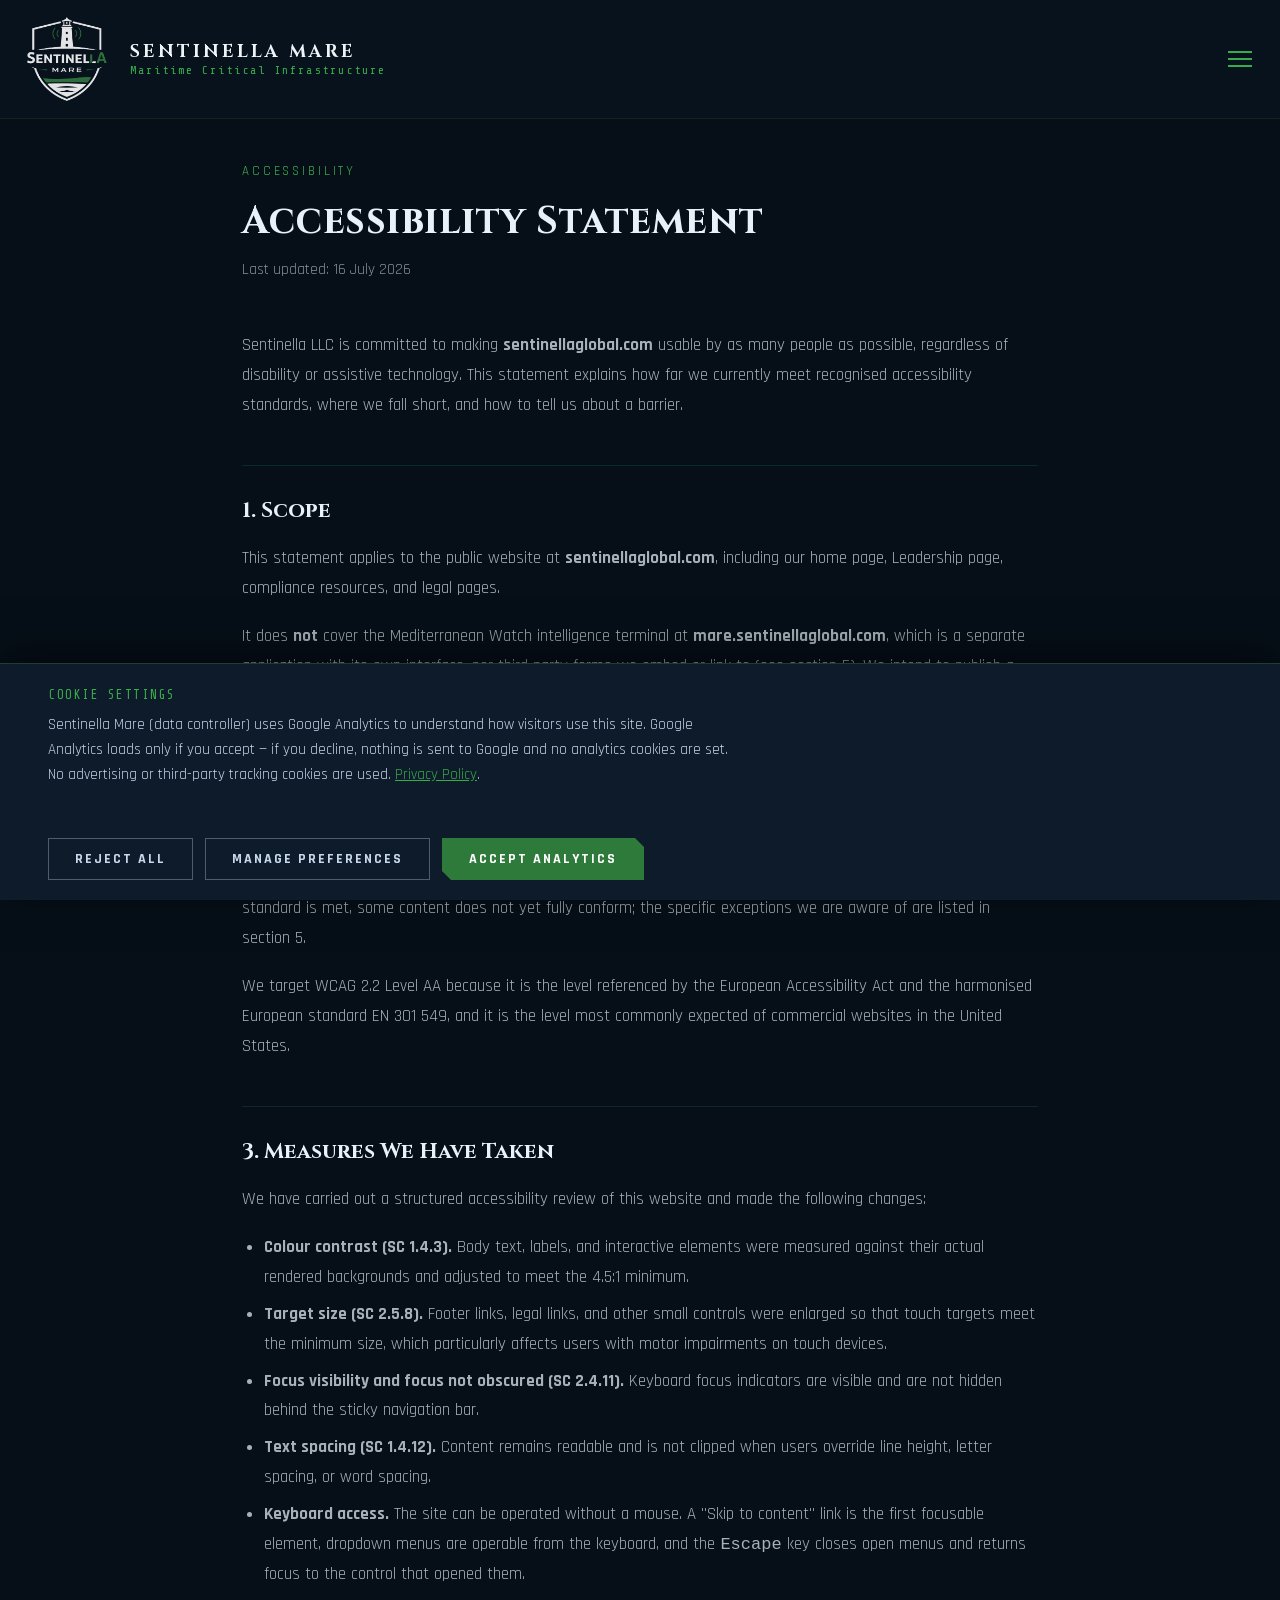
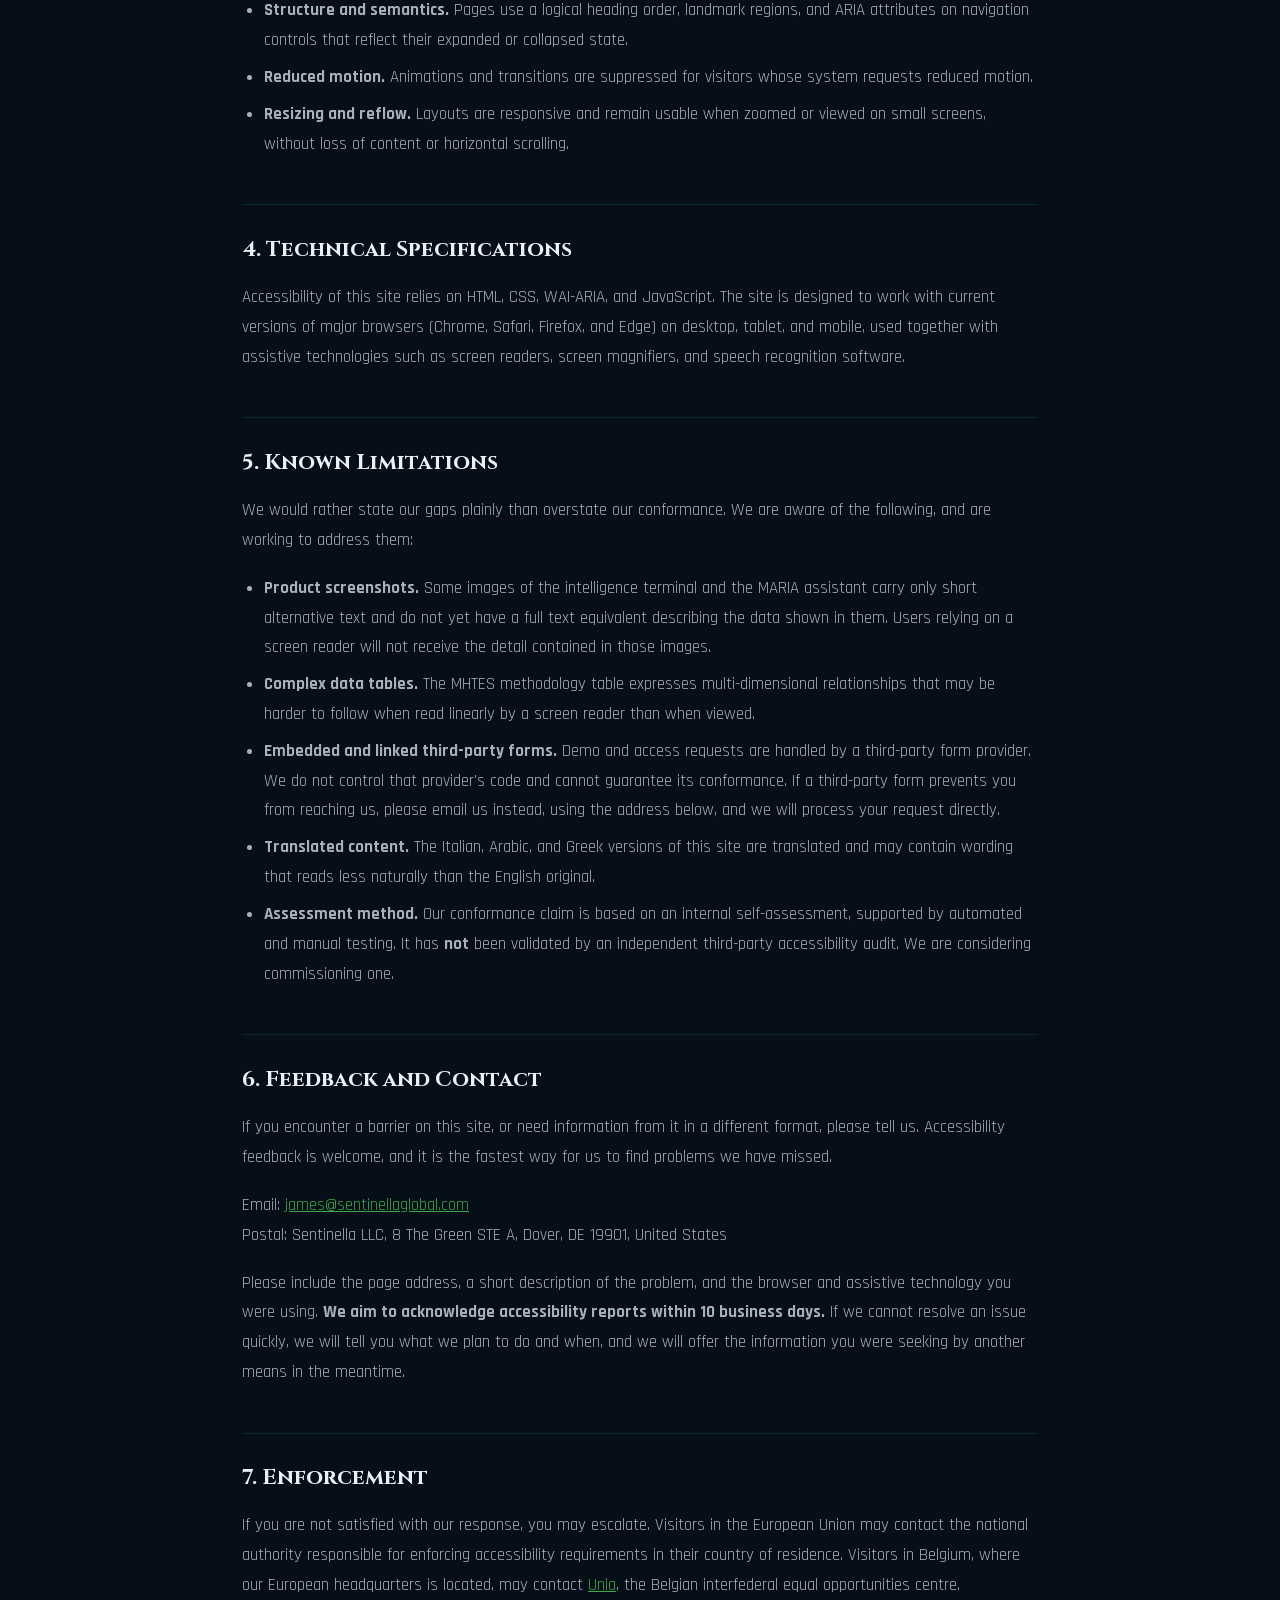
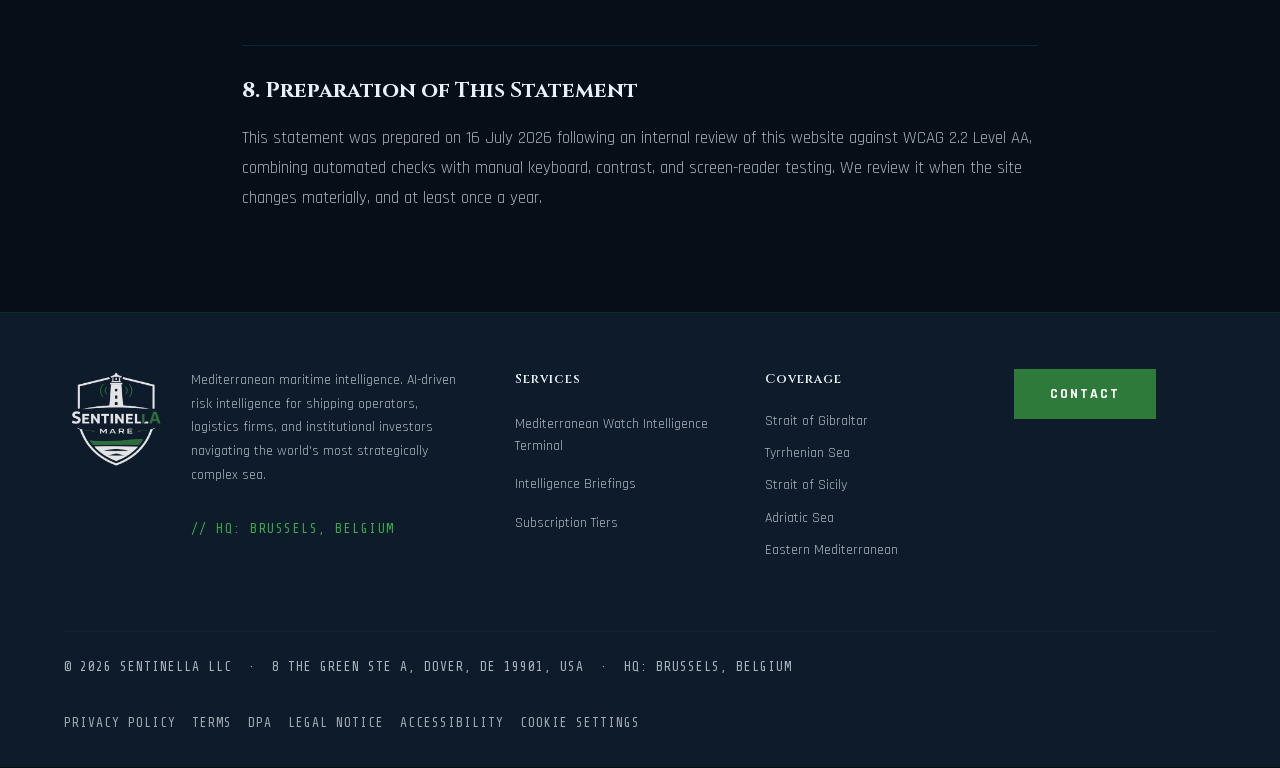
<file: accessibility/index.html>
<!DOCTYPE html>
<html lang="en">
<head>
<meta charset="UTF-8">
<meta name="viewport" content="width=device-width, initial-scale=1.0, viewport-fit=cover">
<meta name="theme-color" content="#060f18">
<meta name="color-scheme" content="dark">
<title>Accessibility Statement — Sentinella Mare</title>
<!-- Favicon -->
<link rel="icon" href="/favicon.ico" sizes="any">
<link rel="icon" type="image/png" sizes="32x32" href="/favicon-32x32.png">
<link rel="icon" type="image/png" sizes="16x16" href="/favicon-16x16.png">
<link rel="apple-touch-icon" href="/apple-touch-icon.png">
<link rel="manifest" href="/site.webmanifest">
<meta name="description" content="Accessibility statement for sentinellaglobal.com: conformance status against WCAG 2.2 Level AA, measures taken, known limitations, and how to report an accessibility barrier.">
<link rel="canonical" href="https://sentinellaglobal.com/accessibility">
<meta name="robots" content="index, follow">
<!-- Google Analytics — Consent Mode "basic".
     The gtag.js tag is deliberately NOT loaded here. It is injected only after
     the visitor grants consent (see the cookie banner script before </body>),
     so no request reaches Google, and no IP address is disclosed to Google,
     unless and until the visitor opts in. -->
<script>
  window.dataLayer = window.dataLayer || [];
  function gtag(){dataLayer.push(arguments);}
  // Queued only — inert until gtag.js is actually loaded post-consent.
  gtag('consent', 'default', {
    analytics_storage: 'denied',
    ad_storage: 'denied',
    ad_user_data: 'denied',
    ad_personalization: 'denied'
  });
</script>
<!-- Self-hosted webfonts: no third-party request, so no visitor IP is
     disclosed to Google before consent. See /fonts/OFL.txt for licensing. -->
<link rel="stylesheet" href="/fonts/fonts.css">
<style>
  /* WCAG 2.2 SC 2.4.11 Focus Not Obscured: keep focused/anchor targets
     clear of the fixed nav */
  html { scroll-behavior: smooth; scroll-padding-top: 120px; }
  /* ── NAV (matches homepage) ── */
  nav {
    position: fixed; top: 0; left: 0; right: 0; z-index: 1000;
    display: flex; align-items: center; justify-content: space-between;
  gap: 40px; /* keep the wordmark from colliding with the nav links */
    padding: 14px 64px;
    background: rgba(8,19,30,0.92);
    -webkit-backdrop-filter: blur(16px); backdrop-filter: blur(16px);
    border-bottom: 1px solid rgba(45,122,58,0.18);
  }
  .nav-logo { display: flex; align-items: center; gap: 14px; text-decoration: none; }
  .nav-logo img { height: 90px; max-width: 160px; }
  .nav-brand { display: flex; flex-direction: column; line-height: 1; }
  .nav-brand .n1 { font-family: 'Cinzel', serif; font-size: 18px; font-weight: 700; color: #eef3f8; letter-spacing: 3px; }
  .nav-brand .n2 { font-family: 'Share Tech Mono', monospace; font-size: 12px; color: #3aab4a; letter-spacing: 2px; margin-top: 3px;  white-space: nowrap;}
  .nav-links { display: flex; align-items: center; gap: 32px; }
  .nav-links a {
    color: #e8f0f8; text-decoration: none;
    font-size: 13px; font-weight: 600; letter-spacing: 2px; text-transform: uppercase;
  white-space: nowrap;
    font-family: 'Rajdhani', sans-serif;
    transition: color 0.25s;
  }
  .nav-links a:hover, .nav-links a.active { color: #4fd962; }
  .btn-nav {
    border: 1px solid #2d7a3a; color: #3aab4a !important;
    padding: 8px 20px !important; letter-spacing: 2px !important;
    font-family: 'Rajdhani', sans-serif; font-weight: 700; font-size: 14px;
    text-transform: uppercase; text-decoration: none;
    transition: all 0.25s !important;
  }
  .btn-nav:hover { background: #2d7a3a !important; color: white !important; box-shadow: 0 0 24px rgba(79,217,98,0.25); }
  .nav-toggle {
    display: none; flex-direction: column; justify-content: center; gap: 5px;
    cursor: pointer; padding: 8px; background: none; border: none; z-index: 1001;
  }
  .nav-toggle span { display: block; width: 24px; height: 2px; background: #3aab4a; transition: all 0.3s; }
  .nav-toggle.open span:nth-child(1) { transform: translateY(7px) rotate(45deg); }
  .nav-toggle.open span:nth-child(2) { opacity: 0; }
  .nav-toggle.open span:nth-child(3) { transform: translateY(-7px) rotate(-45deg); }

  /* ── COMPLIANCE NAV DROPDOWN ── */
  .nav-comp-wrap { position: relative; display: flex; align-items: center; }
  .nav-comp-trigger {
    background: none; border: none; cursor: pointer; padding: 0;
    color: #e8f0f8; font-family: 'Rajdhani', sans-serif;
    font-size: 13px; font-weight: 600; letter-spacing: 2px; text-transform: uppercase;
  white-space: nowrap;
    display: flex; align-items: center; gap: 5px; transition: color 0.25s;
  }
  .nav-comp-trigger:hover { color: #4fd962; }
  .nav-comp-trigger svg { transition: transform 0.2s; flex-shrink: 0; }
  .nav-comp-wrap.open .nav-comp-trigger { color: #4fd962; }
  .nav-comp-wrap.open .nav-comp-trigger svg { transform: rotate(180deg); }
  .nav-comp-menu {
    display: none; position: absolute;
    top: calc(100% + 16px); left: 50%; transform: translateX(-50%);
    background: rgba(6,15,24,0.98); border: 1px solid rgba(45,122,58,0.3);
    border-radius: 4px; min-width: 220px; z-index: 1100;
    box-shadow: 0 8px 24px rgba(0,0,0,0.5); overflow: hidden;
  }
  .nav-comp-wrap.open .nav-comp-menu { display: block; }
  .nav-comp-menu a {
    display: block; padding: 12px 20px;
    color: rgba(200,216,236,0.7);
    font-family: 'Share Tech Mono', monospace; font-size: 13px;
    letter-spacing: 1px; text-transform: uppercase; text-decoration: none;
    border-bottom: 1px solid rgba(45,122,58,0.12);
    transition: color 0.2s, background 0.2s;
  }
  .nav-comp-menu a:last-child { border-bottom: none; }
  .nav-comp-menu a:hover { color: #4fd962; background: rgba(45,122,58,0.08); }
  .nav-comp-menu .comp-link-label { display: block; font-size: 13px; color: var(--green-mid); letter-spacing: 0.5px; margin-top: 3px; text-transform: none; }

  /* ── FOOTER (matches homepage) ── */
  footer {
    background: #0d1b2a;
    border-top: 1px solid rgba(45,122,58,0.12);
    padding: 56px 64px 32px;
  }
  .footer-top { display: grid; grid-template-columns: 2fr 1fr 1fr 1fr; gap: 48px; margin-bottom: 60px; }
  .footer-brand { display: flex; flex-direction: row; align-items: flex-start; gap: 20px; }
  .footer-brand-text { display: flex; flex-direction: column; gap: 12px; }
  .footer-brand img { height: 100px; width: fit-content; }
  .footer-brand p { font-family: 'Rajdhani', sans-serif; font-size: 14px; line-height: 1.7; color: rgba(232,240,248,0.72); max-width: 280px; }
  .footer-brand .hq { font-family: 'Share Tech Mono', monospace; font-size: 13px; letter-spacing: 1.5px; color: #3aab4a; text-transform: uppercase; }
  .footer-col .footer-nav-title { font-family: 'Cinzel', serif; font-size: 13px; font-weight: 600; color: #eef3f8; letter-spacing: 1px; margin-bottom: 20px; }
  .footer-col a, .footer-col p {
    display: block; color: rgba(232,240,248,0.72); text-decoration: none;
    font-family: 'Rajdhani', sans-serif; font-size: 14px; line-height: 1.6; margin-bottom: 10px;
  }
  .footer-col a:hover { color: #3aab4a; }
  .footer-contact-btn { display: inline-block; width: fit-content; }
  .footer-col a.footer-contact-btn { color: #fff; }  /* WCAG 1.4.3: .footer-col a would otherwise win on specificity and dim this button's text */
  .footer-bottom {
    border-top: 1px solid rgba(45,122,58,0.1); padding-top: 24px;
    display: flex; justify-content: space-between; align-items: center; flex-wrap: wrap; gap: 12px 48px;
  }
  .footer-bottom p { font-family: 'Share Tech Mono', monospace; font-size: 13px; letter-spacing: 1px; color: rgba(232,240,248,0.72); text-transform: uppercase; }
  .footer-legal-links { display: flex; align-items: flex-start; gap: 16px; flex-wrap: wrap; }
  .footer-legal-link {
    font-family: 'Share Tech Mono', monospace; font-size: 13px; letter-spacing: 1px; color: rgba(240,245,252,0.65);
    text-transform: uppercase; text-decoration: none;
    background: none; border: none; cursor: pointer; padding: 6px 0;
    line-height: 1; vertical-align: top; transition: color 0.2s;
  }
  .footer-legal-link:hover { color: #eef3f8; }
  .btn-primary {
    background: #2d7a3a; color: #fff;
    padding: 14px 36px; font-family: 'Rajdhani', sans-serif;
    font-size: 13px; font-weight: 700; letter-spacing: 2.5px;
    text-transform: uppercase; text-decoration: none;
    border: none; cursor: pointer; transition: all 0.3s; display: inline-block;
  }
  .btn-primary:hover { background: #3aab4a; box-shadow: 0 0 32px rgba(79,217,98,0.3); }

  /* ── Responsive: nav & footer ── */
  @media (max-width: 1380px) {
    .nav-toggle { display: flex; }
    .nav-links {
      display: none; position: fixed; top: 0; left: 0; right: 0; bottom: 0;
      width: 100vw; height: 100vh; height: 100dvh;
      background: #060f18; flex-direction: column; align-items: center; justify-content: center;
      gap: 32px; z-index: 1000; overflow-y: auto; padding: 80px 20px 40px;
      overscroll-behavior: contain; -webkit-overflow-scrolling: touch;
    }
    .nav-links.open { display: flex; }
    .nav-links a { font-size: 16px; letter-spacing: 3px; }
    .nav-comp-wrap { flex-direction: column; width: 100%; align-items: center; }
    .nav-comp-trigger { font-size: 16px; letter-spacing: 3px; }
    .nav-comp-menu { position: static; transform: none; display: none; background: transparent; border: none; box-shadow: none; min-width: auto; }
    .nav-comp-wrap.open .nav-comp-menu { display: flex; flex-direction: column; align-items: center; gap: 0; padding: 6px 0; }
    .nav-comp-menu a { border: none; font-size: 13px; padding: 8px 0; text-align: center; }
    .nav-comp-menu .comp-link-label { display: none; }
  }
  @media (max-width: 1024px) {
    nav { padding: 14px 32px; }
    footer { padding: 48px 32px 28px; }
    .footer-top { grid-template-columns: 1fr 1fr 1fr; gap: 28px; }
    .footer-brand { grid-column: 1 / -1; }
  }
  @media (max-width: 768px) {
    nav { padding: 12px 20px; }
    .nav-logo img { height: 70px; }
    footer { padding: 36px 20px 24px; }
    .footer-top { grid-template-columns: 1fr 1fr; gap: 24px; }
    .footer-brand { grid-column: 1 / -1; }
    .footer-bottom { flex-direction: column; text-align: center; }
    .footer-contact-btn { width: 100%; text-align: center; }
  }
  @media (max-width: 480px) {
    nav { padding: 10px 16px; }
    .nav-logo img { height: 56px; }
    .nav-brand .n1 { font-size: 12px; letter-spacing: 1px; }
    .nav-brand .n2 { display: none; }
    footer { padding: 28px 16px 20px; }
    .footer-top { grid-template-columns: 1fr; gap: 20px; }
    .footer-brand { flex-direction: column; grid-column: auto; }
    .footer-brand img { height: 80px; }
    .footer-col a, .footer-col p { font-size: 12px; }
  }
  @media (max-width: 360px) {
    nav { padding: 8px 12px; }
    .nav-logo img { height: 46px; }
  }
  @supports (padding: max(0px)) {
    nav {
      padding-top: max(14px, env(safe-area-inset-top));
      padding-left: max(20px, calc((100% - 1440px) / 2), env(safe-area-inset-left));
      padding-right: max(20px, calc((100% - 1440px) / 2), env(safe-area-inset-right));
    }
    footer { padding-bottom: max(32px, env(safe-area-inset-bottom)); }
    @media (max-width: 480px) {
      nav {
        padding-top: max(10px, env(safe-area-inset-top));
        padding-left: max(16px, env(safe-area-inset-left));
        padding-right: max(16px, env(safe-area-inset-right));
      }
      footer { padding-bottom: max(20px, env(safe-area-inset-bottom)); }
    }
  }
  @media (hover: none) and (pointer: coarse) {
    nav { backdrop-filter: none; -webkit-backdrop-filter: none; }
  }

  :root {
    --bg: #060f18;
    --panel: rgba(12, 20, 33, 0.7);
    --rule: rgba(14, 181, 175, 0.15);
    --teal: #3aab4a;
    --gold: #c9a84c;
    --text: #e8f0f8;
    --text-mid: rgba(232, 240, 248, 0.72);
    --text-dim: rgba(232, 240, 248, 0.58);
    --display: 'Cinzel', serif;
    --body: 'Rajdhani', sans-serif;
    --navy: #060f18;
    --navy-2: #0d1b2a;
    --navy-3: #112336;
    --navy-4: #1a3450;
    --green: #2d7a3a;
    --green-mid: #3aab4a;
    --green-glow: #4fd962;
    --white: #eef3f8;
  }
  * { box-sizing: border-box; margin: 0; padding: 0; }
  body { background: var(--bg); color: var(--text); font-family: var(--body); font-weight: 400; line-height: 1.75;
    /* Stop iOS inflating text when the device rotates to landscape */
    -webkit-text-size-adjust: 100%; text-size-adjust: 100%; }
  .wrap { max-width: 860px; margin: 0 auto; padding: 160px 2rem 5rem; }
  @media (max-width: 1024px) { .wrap { padding-top: 132px; } }
  @media (max-width: 768px)  { .wrap { padding-top: 116px; } }
  @media (max-width: 480px)  { .wrap { padding-top: 96px; } }
  @media (max-width: 360px)  { .wrap { padding-top: 86px; } }
  .eyebrow { color: var(--teal); font-size: 0.8125rem; letter-spacing: 0.22em; text-transform: uppercase; margin-bottom: 1rem; }
  h1 { font-family: var(--display); font-size: 2.4rem; font-weight: 700; letter-spacing: 0.5px; line-height: 1.2; margin-bottom: 0.75rem; }
  .updated { color: var(--text-dim); font-size: 0.95rem; margin-bottom: 3rem; }
  h2 { font-family: var(--display); font-size: 1.35rem; font-weight: 700; color: var(--text); margin: 2.8rem 0 0.9rem; padding-top: 1.6rem; border-top: 1px solid var(--rule); }
  h3 { font-size: 1.2rem; font-weight: 600; color: var(--teal); margin: 1.6rem 0 0.5rem; }
  p { color: var(--text-mid); font-size: 1.0625rem; line-height: 1.75; margin-bottom: 1.15rem; }
  ul, ol { color: var(--text-mid); font-size: 1.0625rem; line-height: 1.75; margin: 0 0 1rem 1.4rem; }
  li { margin-bottom: 0.45rem; }
  a { color: var(--teal); text-decoration: none; }
  a:hover { text-decoration: underline; }
  table { width: 100%; border-collapse: collapse; margin: 1rem 0 1.5rem; font-size: 1rem; line-height: 1.6; }
  th { text-align: left; color: var(--teal); font-weight: 500; padding: 0.6rem 0.8rem; border-bottom: 1px solid var(--rule); }
  td { color: var(--text-mid); padding: 0.6rem 0.8rem; border-bottom: 1px solid rgba(14,181,175,0.07); vertical-align: top; }
  .notice { background: var(--panel); border: 1px solid var(--gold); border-radius: 8px; padding: 1.1rem 1.3rem; margin: 1.5rem 0; font-size: 1rem; line-height: 1.7; color: var(--text-mid); }
  .caps { text-transform: uppercase; font-size: 1rem; line-height: 1.7; letter-spacing: 0.02em; }

  /* ── Accessibility: focus, skip link, in-text link cues ── */
  a:focus-visible, button:focus-visible, input:focus-visible,
  select:focus-visible, textarea:focus-visible,
  [tabindex]:not([tabindex="-1"]):focus-visible {
    outline: 3px solid #4fd962; outline-offset: 3px; border-radius: 3px;
  }
  main:focus { outline: none; }
  .skip-link {
    position: absolute; left: 12px; top: -60px; z-index: 3000;
    background: #2d7a3a; color: #fff; padding: 12px 20px; border-radius: 4px;
    font-family: 'Rajdhani', sans-serif; font-weight: 700; font-size: 13px;
    letter-spacing: 2px; text-transform: uppercase; text-decoration: none;
    transition: top 0.2s;
  }
  .skip-link:focus { top: 12px; }
  .sm-cookie-text a { text-decoration: underline; }
  .wrap a { text-decoration: underline; }


  /* WCAG 2.2 SC 2.5.8 Target Size */
  .footer-col a { padding: 3px 0; }
  /* .footer-col a wins on specificity over .btn-primary; restore button sizing/shape for the Contact CTA */
  .footer-col a.footer-contact-btn {
    display: inline-block; padding: 14px 36px; letter-spacing: 2px; margin-bottom: 0;
  }
  .footer-legal-links { row-gap: 4px; }
  /* Primary nav links rendered 15-23px tall — under the 24px minimum, and not
     covered by the inline-in-prose exception. Vertical padding only, so the nav
     height (driven by the logo) is unchanged. */
  .nav-links > a { padding: 5px 0; }
  .nav-comp-trigger { padding: 5px 0; }

/* ---- Device polish: desktop, tablet, phone ---- */
html{-webkit-tap-highlight-color:rgba(79,217,98,.18)}
a,button,summary,label,select,[role="button"],[role="tab"]{touch-action:manipulation}
.nav-logo img{width:auto}
@media (max-width:360px){
  .nav-logo img{width:100px;height:64px;object-fit:contain}
  .nav-brand .n1{font-size:12px;letter-spacing:.5px}
}
@media (min-width:1381px) and (max-width:1500px){
  nav{padding-left:32px;padding-right:32px}
  .nav-links{gap:20px}
}
@media (pointer:coarse),(max-width:1024px){
  .nav-toggle{min-width:44px;min-height:44px}
  .footer-col a{display:flex;align-items:center;min-height:44px}
  .footer-legal-link{display:inline-flex;align-items:center;min-height:44px}
  .footer-legal-link{min-width:44px;justify-content:center}
}
</style>
</head>
<body>

<a href="#main" class="skip-link">Skip to content</a>
<nav>
  <a class="nav-logo" href="/">
    <img src="/Sentinella Mare Logo_White_360.png" width="360" height="337" alt="Sentinella Mare">
    <div class="nav-brand">
      <span class="n1">SENTINELLA MARE</span>
      <span class="n2">Maritime Critical Infrastructure</span>
    </div>
  </a>
  <button class="nav-toggle" id="navToggle" aria-label="Toggle menu" aria-expanded="false" aria-controls="navLinks" onclick="this.classList.toggle('open'); document.getElementById('navLinks').classList.toggle('open')">
    <span></span><span></span><span></span>
  </button>
  <div class="nav-links" id="navLinks">
    <a href="/#protect" onclick="document.getElementById('navToggle').classList.remove('open'); document.getElementById('navLinks').classList.remove('open')">How It Protects</a>
    <a href="/#methodology" onclick="document.getElementById('navToggle').classList.remove('open'); document.getElementById('navLinks').classList.remove('open')">Methodology</a>
    <a href="/#enterprise" onclick="document.getElementById('navToggle').classList.remove('open'); document.getElementById('navLinks').classList.remove('open')">Enterprise</a>
    <a href="/Leadership" onclick="document.getElementById('navToggle').classList.remove('open'); document.getElementById('navLinks').classList.remove('open')">Leadership</a>
    <div class="nav-comp-wrap" id="complianceNav">
      <button class="nav-comp-trigger" aria-expanded="false" aria-haspopup="true" aria-controls="complianceMenu" onclick="document.getElementById('complianceNav').classList.toggle('open')">
        Compliance
        <svg width="10" height="6" viewBox="0 0 10 6" fill="none" xmlns="http://www.w3.org/2000/svg">
          <path d="M1 1L5 5L9 1" stroke="currentColor" stroke-width="1.5" stroke-linecap="round" stroke-linejoin="round"/>
        </svg>
      </button>
      <div class="nav-comp-menu" id="complianceMenu">
        <a href="/EUMaritimeComplianceCountdown" target="_blank" rel="noopener noreferrer">
          Deadline Countdown
          <span class="comp-link-label">NIS2 · CER · Circ. 177 live timers</span>
        </a>
        <a href="/EUMaritimeComplianceExplained" target="_blank" rel="noopener noreferrer">
          Compliance Explained
          <span class="comp-link-label">2026–2027 pressure window guide</span>
        </a>
      </div>
    </div>
    <a href="https://mare.sentinellaglobal.com/" class="btn-nav" target="_blank" rel="noopener noreferrer" onclick="document.getElementById('navToggle').classList.remove('open'); document.getElementById('navLinks').classList.remove('open')">Launch Platform</a>
  </div>
</nav>

<main id="main" tabindex="-1">
<div class="wrap">

<div class="eyebrow">Accessibility</div>
<h1>Accessibility Statement</h1>
<p class="updated">Last updated: 16 July 2026</p>

<p>Sentinella LLC is committed to making <strong>sentinellaglobal.com</strong> usable by as many people as possible, regardless of disability or assistive technology. This statement explains how far we currently meet recognised accessibility standards, where we fall short, and how to tell us about a barrier.</p>

<h2>1. Scope</h2>
<p>This statement applies to the public website at <strong>sentinellaglobal.com</strong>, including our home page, Leadership page, compliance resources, and legal pages.</p>
<p>It does <strong>not</strong> cover the Mediterranean Watch intelligence terminal at <strong>mare.sentinellaglobal.com</strong>, which is a separate application with its own interface, nor third-party forms we embed or link to (see section 5). We intend to publish a separate statement for the platform.</p>

<h2>2. Conformance Status</h2>
<p>The <a href="https://www.w3.org/TR/WCAG22/" rel="noopener">Web Content Accessibility Guidelines (WCAG)</a> define requirements for making web content more accessible. This website is <strong>partially conformant with WCAG 2.2 Level AA</strong>. "Partially conformant" means that while most of the standard is met, some content does not yet fully conform; the specific exceptions we are aware of are listed in section 5.</p>
<p>We target WCAG 2.2 Level AA because it is the level referenced by the European Accessibility Act and the harmonised European standard EN 301 549, and it is the level most commonly expected of commercial websites in the United States.</p>

<h2>3. Measures We Have Taken</h2>
<p>We have carried out a structured accessibility review of this website and made the following changes:</p>
<ul>
  <li><strong>Colour contrast (SC 1.4.3).</strong> Body text, labels, and interactive elements were measured against their actual rendered backgrounds and adjusted to meet the 4.5:1 minimum.</li>
  <li><strong>Target size (SC 2.5.8).</strong> Footer links, legal links, and other small controls were enlarged so that touch targets meet the minimum size, which particularly affects users with motor impairments on touch devices.</li>
  <li><strong>Focus visibility and focus not obscured (SC 2.4.11).</strong> Keyboard focus indicators are visible and are not hidden behind the sticky navigation bar.</li>
  <li><strong>Text spacing (SC 1.4.12).</strong> Content remains readable and is not clipped when users override line height, letter spacing, or word spacing.</li>
  <li><strong>Keyboard access.</strong> The site can be operated without a mouse. A "Skip to content" link is the first focusable element, dropdown menus are operable from the keyboard, and the <kbd>Escape</kbd> key closes open menus and returns focus to the control that opened them.</li>
  <li><strong>Structure and semantics.</strong> Pages use a logical heading order, landmark regions, and ARIA attributes on navigation controls that reflect their expanded or collapsed state.</li>
  <li><strong>Reduced motion.</strong> Animations and transitions are suppressed for visitors whose system requests reduced motion.</li>
  <li><strong>Resizing and reflow.</strong> Layouts are responsive and remain usable when zoomed or viewed on small screens, without loss of content or horizontal scrolling.</li>
</ul>

<h2>4. Technical Specifications</h2>
<p>Accessibility of this site relies on HTML, CSS, WAI-ARIA, and JavaScript. The site is designed to work with current versions of major browsers (Chrome, Safari, Firefox, and Edge) on desktop, tablet, and mobile, used together with assistive technologies such as screen readers, screen magnifiers, and speech recognition software.</p>

<h2>5. Known Limitations</h2>
<p>We would rather state our gaps plainly than overstate our conformance. We are aware of the following, and are working to address them:</p>
<ul>
  <li><strong>Product screenshots.</strong> Some images of the intelligence terminal and the MARIA assistant carry only short alternative text and do not yet have a full text equivalent describing the data shown in them. Users relying on a screen reader will not receive the detail contained in those images.</li>
  <li><strong>Complex data tables.</strong> The MHTES methodology table expresses multi-dimensional relationships that may be harder to follow when read linearly by a screen reader than when viewed.</li>
  <li><strong>Embedded and linked third-party forms.</strong> Demo and access requests are handled by a third-party form provider. We do not control that provider's code and cannot guarantee its conformance. If a third-party form prevents you from reaching us, please email us instead, using the address below, and we will process your request directly.</li>
  <li><strong>Translated content.</strong> The Italian, Arabic, and Greek versions of this site are translated and may contain wording that reads less naturally than the English original.</li>
  <li><strong>Assessment method.</strong> Our conformance claim is based on an internal self-assessment, supported by automated and manual testing. It has <strong>not</strong> been validated by an independent third-party accessibility audit. We are considering commissioning one.</li>
</ul>

<h2>6. Feedback and Contact</h2>
<p>If you encounter a barrier on this site, or need information from it in a different format, please tell us. Accessibility feedback is welcome, and it is the fastest way for us to find problems we have missed.</p>
<p>
  Email: <a href="mailto:james@sentinellaglobal.com">james@sentinellaglobal.com</a><br>
  Postal: Sentinella LLC, 8 The Green STE A, Dover, DE 19901, United States
</p>
<p>Please include the page address, a short description of the problem, and the browser and assistive technology you were using. <strong>We aim to acknowledge accessibility reports within 10 business days.</strong> If we cannot resolve an issue quickly, we will tell you what we plan to do and when, and we will offer the information you were seeking by another means in the meantime.</p>

<h2>7. Enforcement</h2>
<p>If you are not satisfied with our response, you may escalate. Visitors in the European Union may contact the national authority responsible for enforcing accessibility requirements in their country of residence. Visitors in Belgium, where our European headquarters is located, may contact <a href="https://www.unia.be/" rel="noopener">Unia</a>, the Belgian interfederal equal opportunities centre.</p>

<h2>8. Preparation of This Statement</h2>
<p>This statement was prepared on 16 July 2026 following an internal review of this website against WCAG 2.2 Level AA, combining automated checks with manual keyboard, contrast, and screen-reader testing. We review it when the site changes materially, and at least once a year.</p>
</div>
</main>

<footer>
  <div class="footer-top">
    <div class="footer-brand">
      <img src="/Sentinella Mare Logo_White_360.png" width="360" height="337" alt="Sentinella Mare">
      <div class="footer-brand-text">
        <p>Mediterranean maritime intelligence. AI-driven risk intelligence for shipping operators, logistics firms, and institutional investors navigating the world's most strategically complex sea.</p>
        <span class="hq">// HQ: Brussels, Belgium</span>
      </div>
    </div>
    <div class="footer-col">
      <p class="footer-nav-title">Services</p>
      <a href="/#services">Mediterranean Watch Intelligence Terminal</a>
      <a href="/#briefings">Intelligence Briefings</a>
      <a href="/#pricing">Subscription Tiers</a>
    </div>
    <div class="footer-col">
      <p class="footer-nav-title">Coverage</p>
      <p>Strait of Gibraltar</p>
      <p>Tyrrhenian Sea</p>
      <p>Strait of Sicily</p>
      <p>Adriatic Sea</p>
      <p>Eastern Mediterranean</p>
    </div>
    <div class="footer-col">
      <a href="mailto:james@sentinellaglobal.com" class="btn-primary footer-contact-btn">Contact</a>
    </div>
  </div>
  <div class="footer-bottom">
    <p>© 2026 Sentinella LLC &nbsp;·&nbsp; 8 The Green STE A, Dover, DE 19901, USA &nbsp;·&nbsp; HQ: Brussels, Belgium</p>
    <div class="footer-legal-links">
      <a href="/privacypolicy/" class="footer-legal-link">Privacy Policy</a>
      <a href="/legalterms/" class="footer-legal-link">Terms</a>
      <a href="/dpa/" class="footer-legal-link">DPA</a>
      <a href="/legalnotice/" class="footer-legal-link">Legal Notice</a>
      <a href="/accessibility/" class="footer-legal-link">Accessibility</a>
      <button onclick="if(typeof smOpenCookieSettings==='function')smOpenCookieSettings();" class="footer-legal-link">Cookie Settings</button>
    </div>
  </div>
</footer>
<!-- ── COOKIE CONSENT BANNER ── -->
<style>
#sm-cookie-banner {
  display: none; position: fixed; bottom: 0; left: 0; right: 0; z-index: 9999;
  background: #0d1b2a; border-top: 1px solid rgba(45,122,58,0.4);
  padding: 20px 48px; box-shadow: 0 -8px 40px rgba(0,0,0,0.55);
  font-family: 'Rajdhani', sans-serif;
  max-height: 85vh; overflow-y: auto;
}
[hidden] { display: none !important; }
.sm-cookie-inner {
  max-width: 1200px; margin: 0 auto;
  display: flex; align-items: center; justify-content: space-between;
  gap: 32px; flex-wrap: wrap;
}
.sm-cookie-label {
  display: block; font-family: 'Share Tech Mono', monospace;
  font-size: 13px; letter-spacing: 1.5px; color: #3aab4a;
  text-transform: uppercase; margin-bottom: 7px;
}
.sm-cookie-text { font-size: 15px; line-height: 1.65; color: #c8d8ec; max-width: 680px; }
.sm-cookie-text a { color: #3aab4a; }
.sm-cookie-text a:hover { color: #4fd962; }
.sm-cookie-actions { display: flex; gap: 12px; flex-shrink: 0; align-items: center; }
.sm-cookie-btn {
  font-family: 'Rajdhani', sans-serif; font-size: 14px; font-weight: 700;
  letter-spacing: 2px; text-transform: uppercase; cursor: pointer;
  padding: 11px 26px; border-radius: 0; transition: all 0.25s;
  -webkit-tap-highlight-color: transparent; white-space: nowrap;
}
.sm-cookie-reject, .sm-cookie-manage {
  background: transparent; color: #c8d8ec; border: 1px solid rgba(200,216,236,0.35);
}
.sm-cookie-reject:hover, .sm-cookie-manage:hover { border-color: #eef3f8; color: #eef3f8; }
.sm-cookie-accept {
  background: #2d7a3a; color: #fff; border: 1px solid #2d7a3a;
  -webkit-clip-path: polygon(0 0,calc(100% - 9px) 0,100% 9px,100% 100%,9px 100%,0 calc(100% - 9px));
  clip-path: polygon(0 0,calc(100% - 9px) 0,100% 9px,100% 100%,9px 100%,0 calc(100% - 9px));
}
.sm-cookie-accept:hover { background: #3aab4a; border-color: #3aab4a; box-shadow: 0 0 22px rgba(58,171,74,0.35); }

/* ── Manage Preferences panel ── */
.sm-cookie-prefs {
  max-width: 1200px; margin: 18px auto 0; padding-top: 18px;
  border-top: 1px solid rgba(45,122,58,0.25);
}
.sm-pref-row {
  display: flex; align-items: flex-start; justify-content: space-between;
  gap: 24px; padding: 14px 0; border-bottom: 1px solid rgba(255,255,255,0.06);
}
.sm-pref-row:last-of-type { border-bottom: none; }
.sm-pref-name {
  display: block; font-size: 15px; font-weight: 700;
  letter-spacing: 1.5px; text-transform: uppercase; color: #eef3f8;
}
label.sm-pref-name { cursor: pointer; }
.sm-pref-desc { font-size: 14px; line-height: 1.6; color: #c8d8ec; margin-top: 5px; max-width: 720px; }
.sm-pref-control { flex-shrink: 0; display: flex; align-items: center; min-height: 24px; }
.sm-pref-always {
  font-family: 'Share Tech Mono', monospace; font-size: 13px;
  letter-spacing: 1px; text-transform: uppercase; color: #3aab4a;
}
.sm-pref-toggle { width: 24px; height: 24px; accent-color: #2d7a3a; cursor: pointer; }
.sm-pref-save { display: flex; justify-content: flex-end; padding-top: 16px; }
@media (max-width: 768px) {
  #sm-cookie-banner { padding: 18px 20px; }
  .sm-cookie-inner { flex-direction: column; align-items: flex-start; gap: 16px; }
  .sm-cookie-actions { width: 100%; flex-wrap: wrap; }
  /* Labels are nowrap; tighter padding + wrap keeps them inside a 375px screen
     and lets them stack full-width when they cannot share a row. */
  .sm-cookie-btn { flex: 1 1 auto; text-align: center; padding: 11px 14px; }
  .sm-pref-save { justify-content: stretch; }
  .sm-pref-save .sm-cookie-btn { width: 100%; }
}
</style>
<div id="sm-cookie-banner" role="dialog" aria-modal="false" aria-labelledby="sm-cookie-heading">
  <div class="sm-cookie-inner">
    <div>
      <span class="sm-cookie-label" id="sm-cookie-heading">Cookie Settings</span>
      <p class="sm-cookie-text">Sentinella Mare (data controller) uses Google Analytics to understand how visitors use this site. Google Analytics loads only if you accept &mdash; if you decline, nothing is sent to Google and no analytics cookies are set. No advertising or third-party tracking cookies are used. <a href="/privacypolicy/">Privacy Policy</a>.</p>
    </div>
    <div class="sm-cookie-actions">
      <button id="sm-cookie-reject" class="sm-cookie-btn sm-cookie-reject">Reject All</button>
      <button id="sm-cookie-manage" class="sm-cookie-btn sm-cookie-manage" aria-expanded="false" aria-controls="sm-cookie-prefs">Manage Preferences</button>
      <button id="sm-cookie-accept" class="sm-cookie-btn sm-cookie-accept">Accept Analytics</button>
    </div>
  </div>
  <div id="sm-cookie-prefs" class="sm-cookie-prefs" hidden>
    <div class="sm-pref-row">
      <div>
        <span class="sm-pref-name">Strictly necessary</span>
        <p class="sm-pref-desc">Required for the site to work and to remember your cookie choice. These are always active and cannot be switched off.</p>
      </div>
      <div class="sm-pref-control"><span class="sm-pref-always">Always on</span></div>
    </div>
    <div class="sm-pref-row">
      <div>
        <label class="sm-pref-name" for="sm-pref-analytics">Analytics</label>
        <p class="sm-pref-desc">Google Analytics, used to count visits and see which pages are read. Switching this on loads Google Analytics and sets its cookies. Leaving it off means no request is made to Google at all.</p>
      </div>
      <div class="sm-pref-control">
        <input type="checkbox" id="sm-pref-analytics" class="sm-pref-toggle">
      </div>
    </div>
    <div class="sm-pref-save">
      <button id="sm-cookie-save" class="sm-cookie-btn sm-cookie-accept">Save Preferences</button>
    </div>
  </div>
</div>
<script>
(function () {
  var KEY = 'sm_cookie_consent';
  var GA_ID = 'G-6FPWJM34X1';
  var gaLoaded = false;

  // Consent Mode "basic": gtag.js is injected only once consent is granted, so
  // no request reaches Google — and no IP is disclosed — until the user opts in.
  function loadGA() {
    if (gaLoaded) return;
    gaLoaded = true;
    var s = document.createElement('script');
    s.async = true;
    s.src = 'https://www.googletagmanager.com/gtag/js?id=' + GA_ID;
    document.head.appendChild(s);
    gtag('js', new Date());
    gtag('config', GA_ID);
  }

  // Withdrawal must be as easy as consent: drop the _ga cookies on refusal.
  function clearGaCookies() {
    document.cookie.split(';').forEach(function (c) {
      var n = c.split('=')[0].trim();
      if (n.indexOf('_ga') !== 0) return;
      var h = location.hostname;
      ['', '; domain=' + h, '; domain=.' + h].forEach(function (d) {
        document.cookie = n + '=; Max-Age=0; path=/' + d;
      });
    });
  }

  function apply(granted) {
    if (typeof gtag === 'function') {
      gtag('consent', 'update', {
        analytics_storage: granted ? 'granted' : 'denied',
        ad_storage: 'denied', ad_user_data: 'denied', ad_personalization: 'denied'
      });
    }
    if (granted) loadGA(); else clearGaCookies();
  }

  var banner = document.getElementById('sm-cookie-banner');
  var prefs  = document.getElementById('sm-cookie-prefs');
  var manage = document.getElementById('sm-cookie-manage');
  var toggle = document.getElementById('sm-pref-analytics');

  function read() { try { return localStorage.getItem(KEY); } catch (e) { return null; } }
  function openPrefs(open) {
    prefs.hidden = !open;
    manage.setAttribute('aria-expanded', open ? 'true' : 'false');
    if (open) toggle.focus();
  }
  function save(granted) {
    try { localStorage.setItem(KEY, granted ? 'granted' : 'denied'); } catch (e) {}
    apply(granted);
    openPrefs(false);
    banner.style.display = 'none';
  }

  var stored = read();
  if (stored === 'granted') { toggle.checked = true; apply(true); }
  else if (stored === 'denied') { apply(false); }
  else { banner.style.display = 'block'; }

  manage.addEventListener('click', function () { openPrefs(prefs.hidden); });
  document.getElementById('sm-cookie-accept').addEventListener('click', function () { toggle.checked = true; save(true); });
  document.getElementById('sm-cookie-reject').addEventListener('click', function () { toggle.checked = false; save(false); });
  document.getElementById('sm-cookie-save').addEventListener('click', function () { save(toggle.checked); });

  document.addEventListener('keydown', function (e) {
    if (e.key === 'Escape' && !prefs.hidden) { openPrefs(false); manage.focus(); }
  });

  window.smOpenCookieSettings = function () {
    toggle.checked = (read() === 'granted');
    banner.style.display = 'block';
    openPrefs(true);
  };
})();
</script>

<script>
(function(){
  function sync(c,t){ if(!c||!t)return; var a=function(){t.setAttribute('aria-expanded',c.classList.contains('open')?'true':'false');}; a(); new MutationObserver(a).observe(c,{attributes:true,attributeFilter:['class']}); }
  document.querySelectorAll('.nav-comp-wrap').forEach(function(w){ sync(w,w.querySelector('.nav-comp-trigger')); });
  var tg=document.getElementById('navToggle'); sync(tg,tg);
  if(tg){ new MutationObserver(function(){ if(tg.classList.contains('open')){ var l=document.getElementById('navLinks'); var f=l&&l.querySelector('button, a, [tabindex]'); if(f)f.focus(); } }).observe(tg,{attributes:true,attributeFilter:['class']}); }
  document.addEventListener('keydown',function(e){ if(e.key!=='Escape')return; document.querySelectorAll('.nav-comp-wrap.open').forEach(function(w){ w.classList.remove('open'); var t=w.querySelector('.nav-comp-trigger'); if(t)t.focus(); }); var nt=document.getElementById('navToggle'); if(nt&&nt.classList.contains('open')){ nt.classList.remove('open'); document.getElementById('navLinks').classList.remove('open'); nt.focus(); } });
  document.addEventListener('click', function(e) {
    var cd = document.getElementById('complianceNav');
    if (cd && !cd.contains(e.target)) cd.classList.remove('open');
  });
})();
</script>

</body>
</html>
</file>
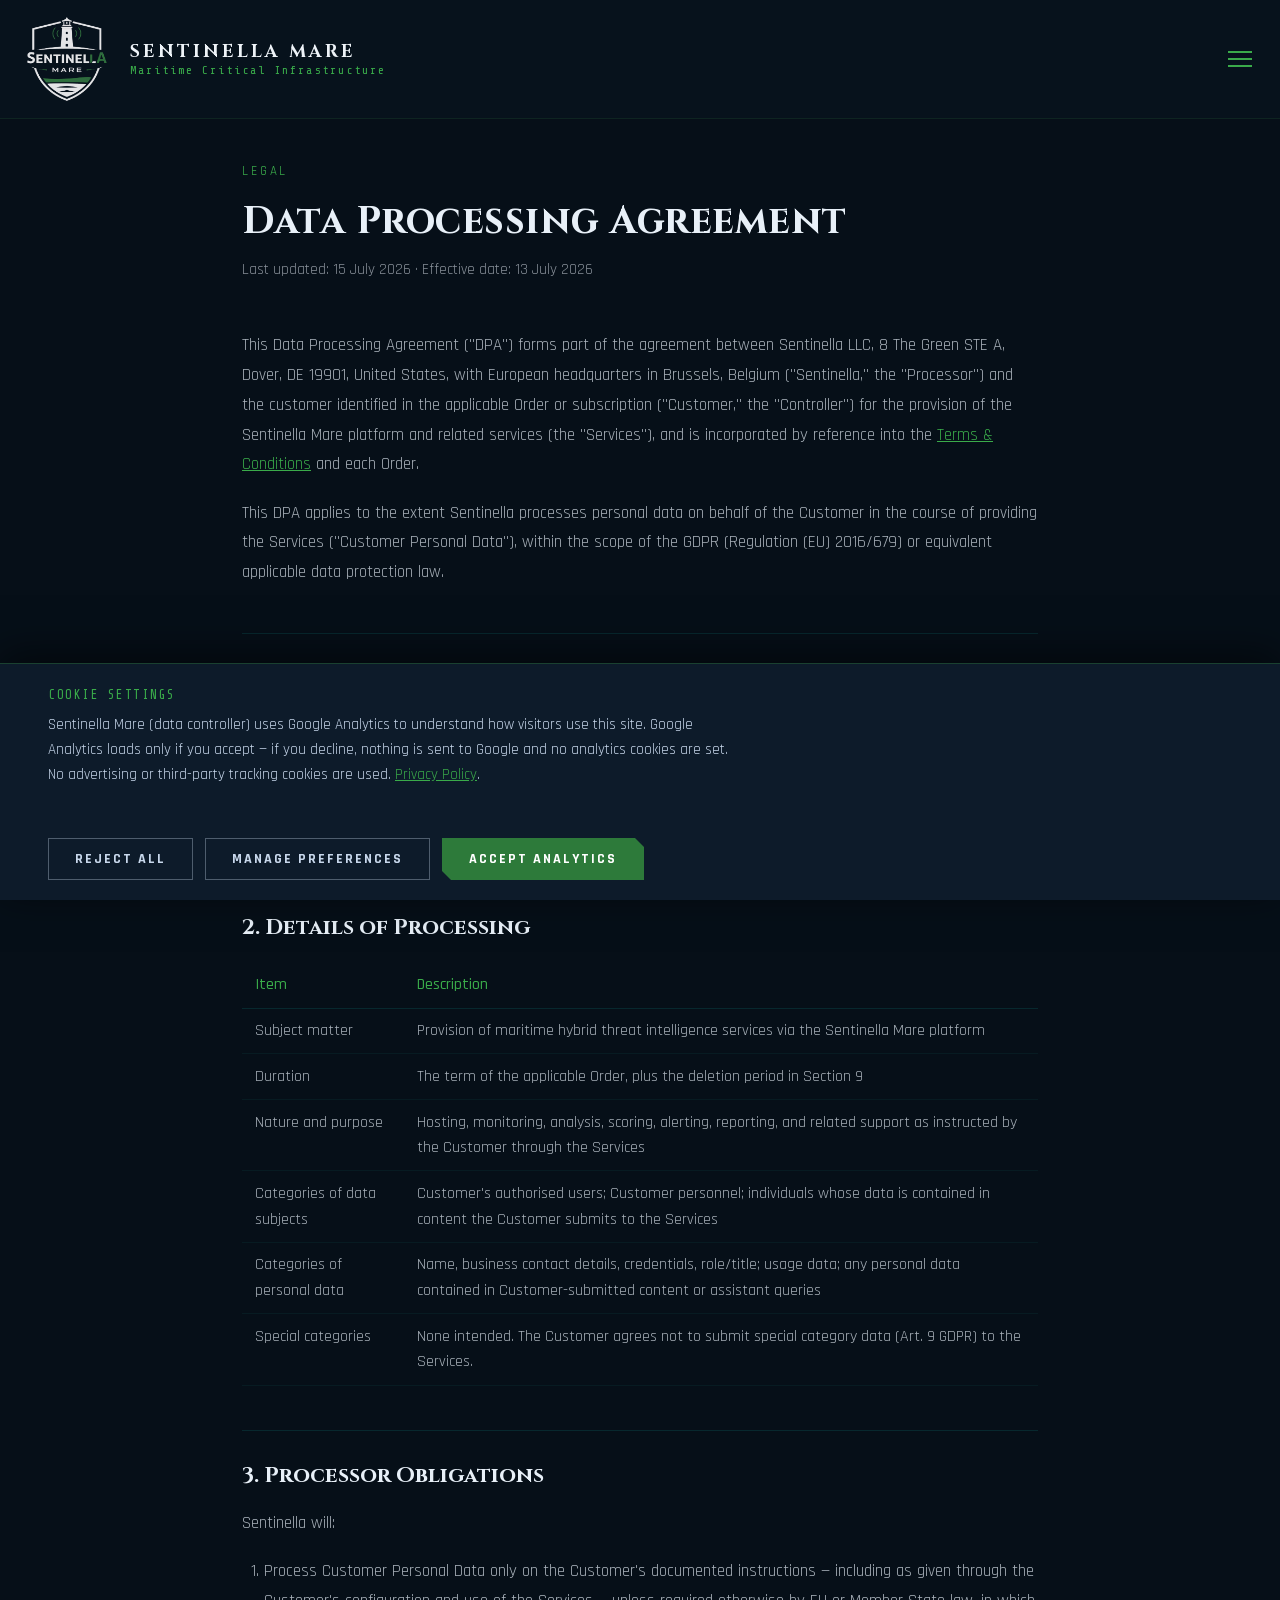
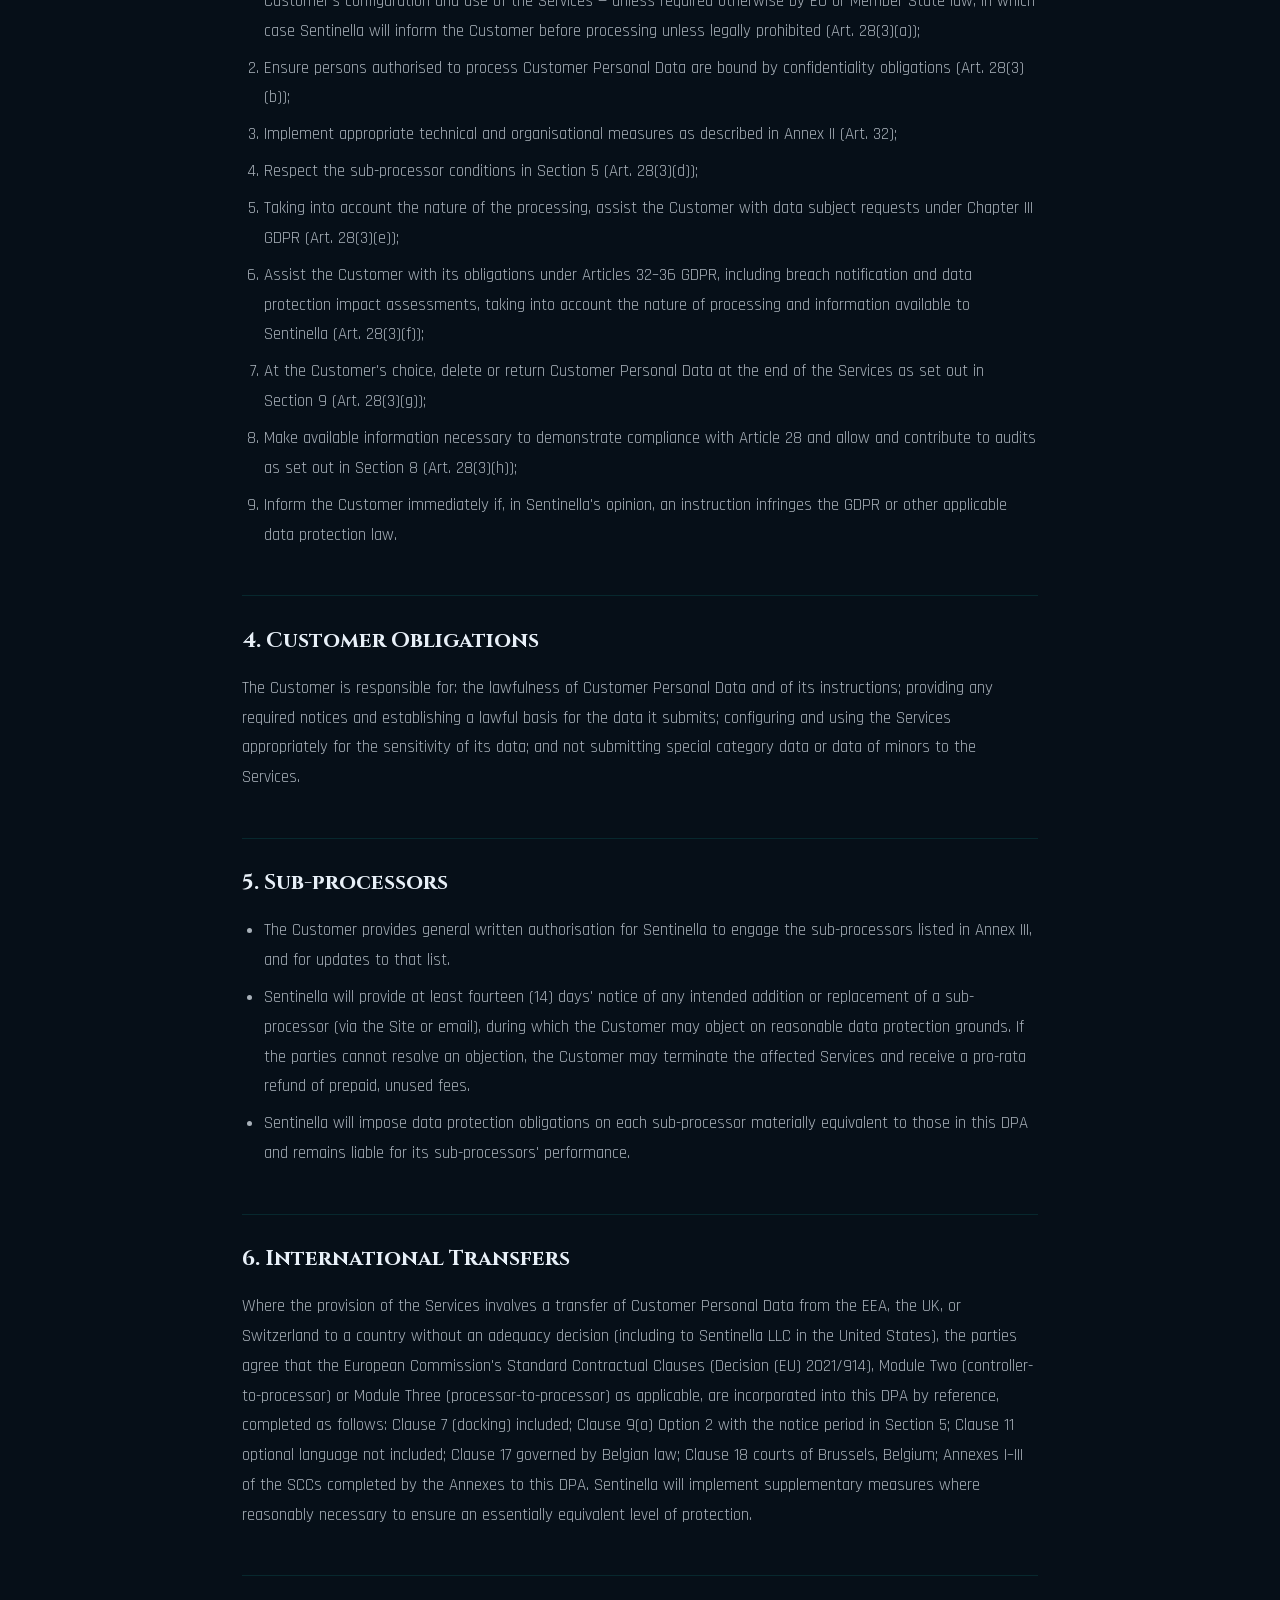
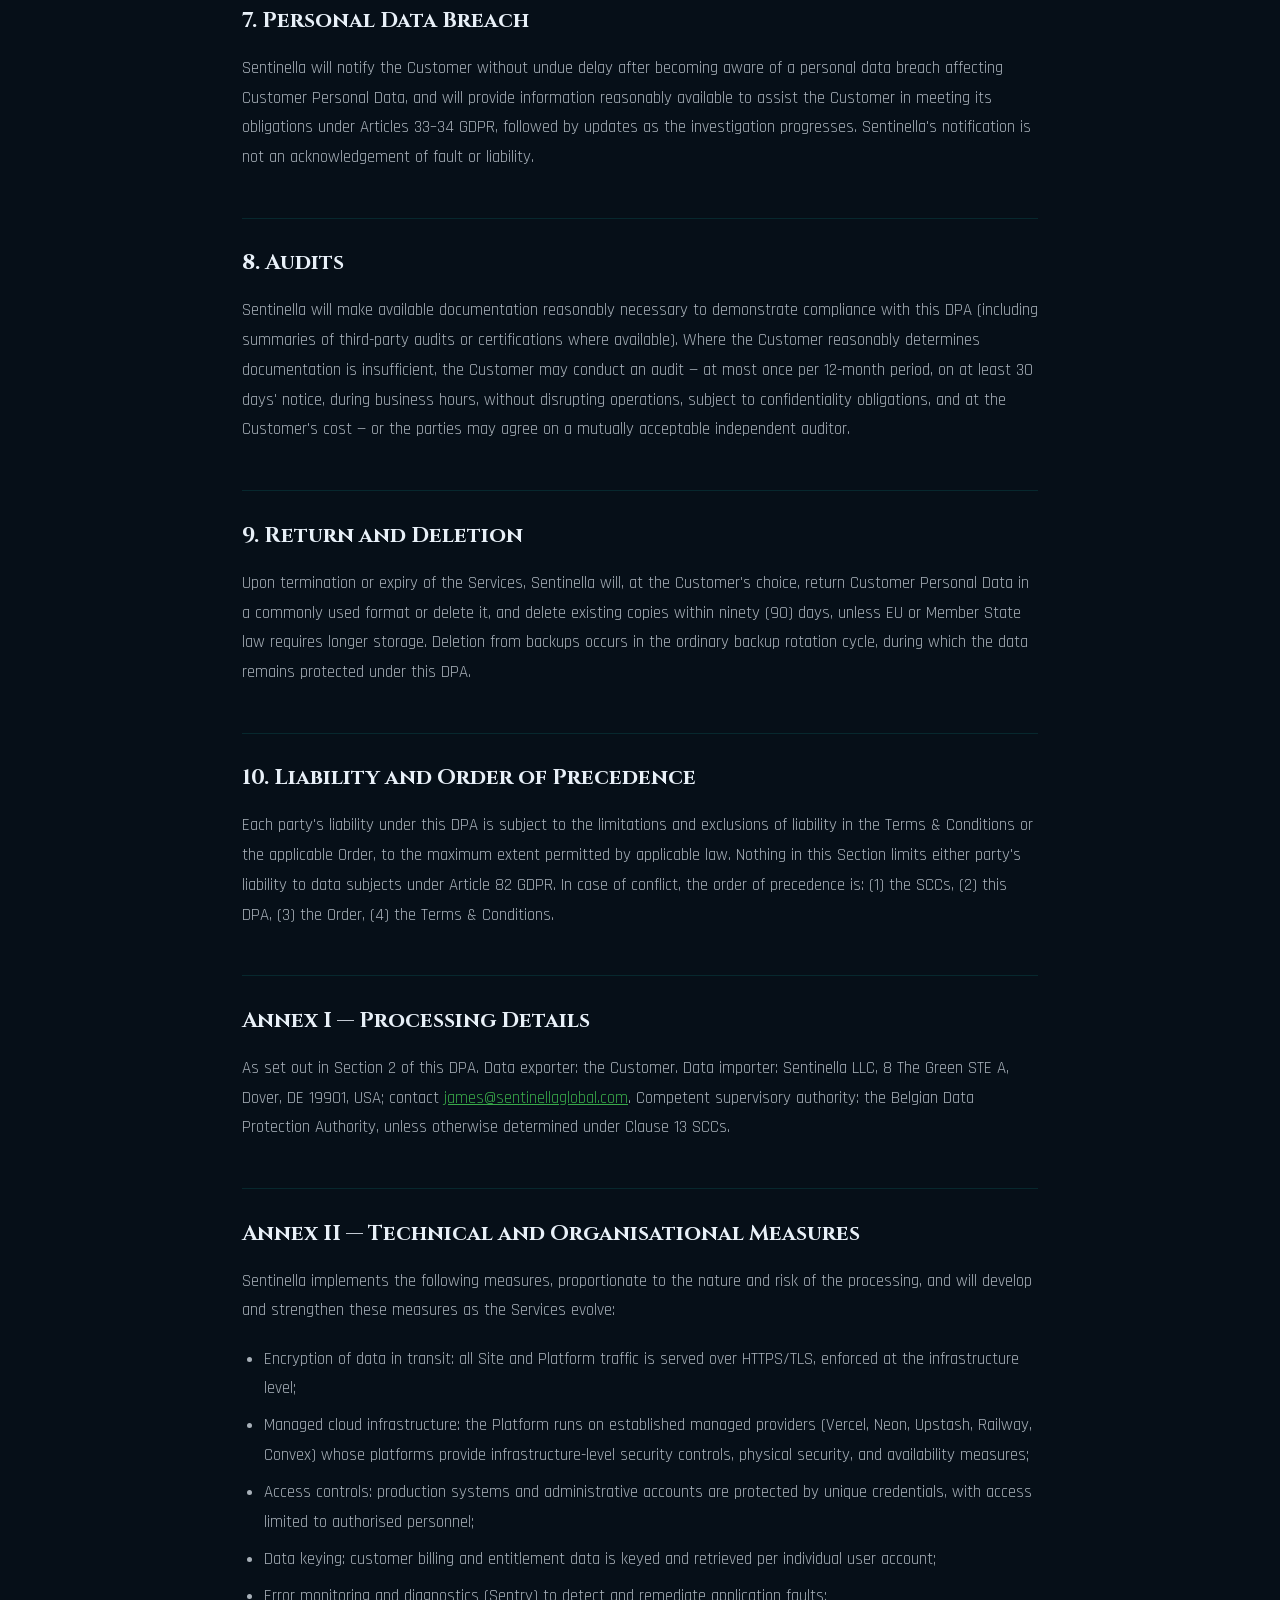
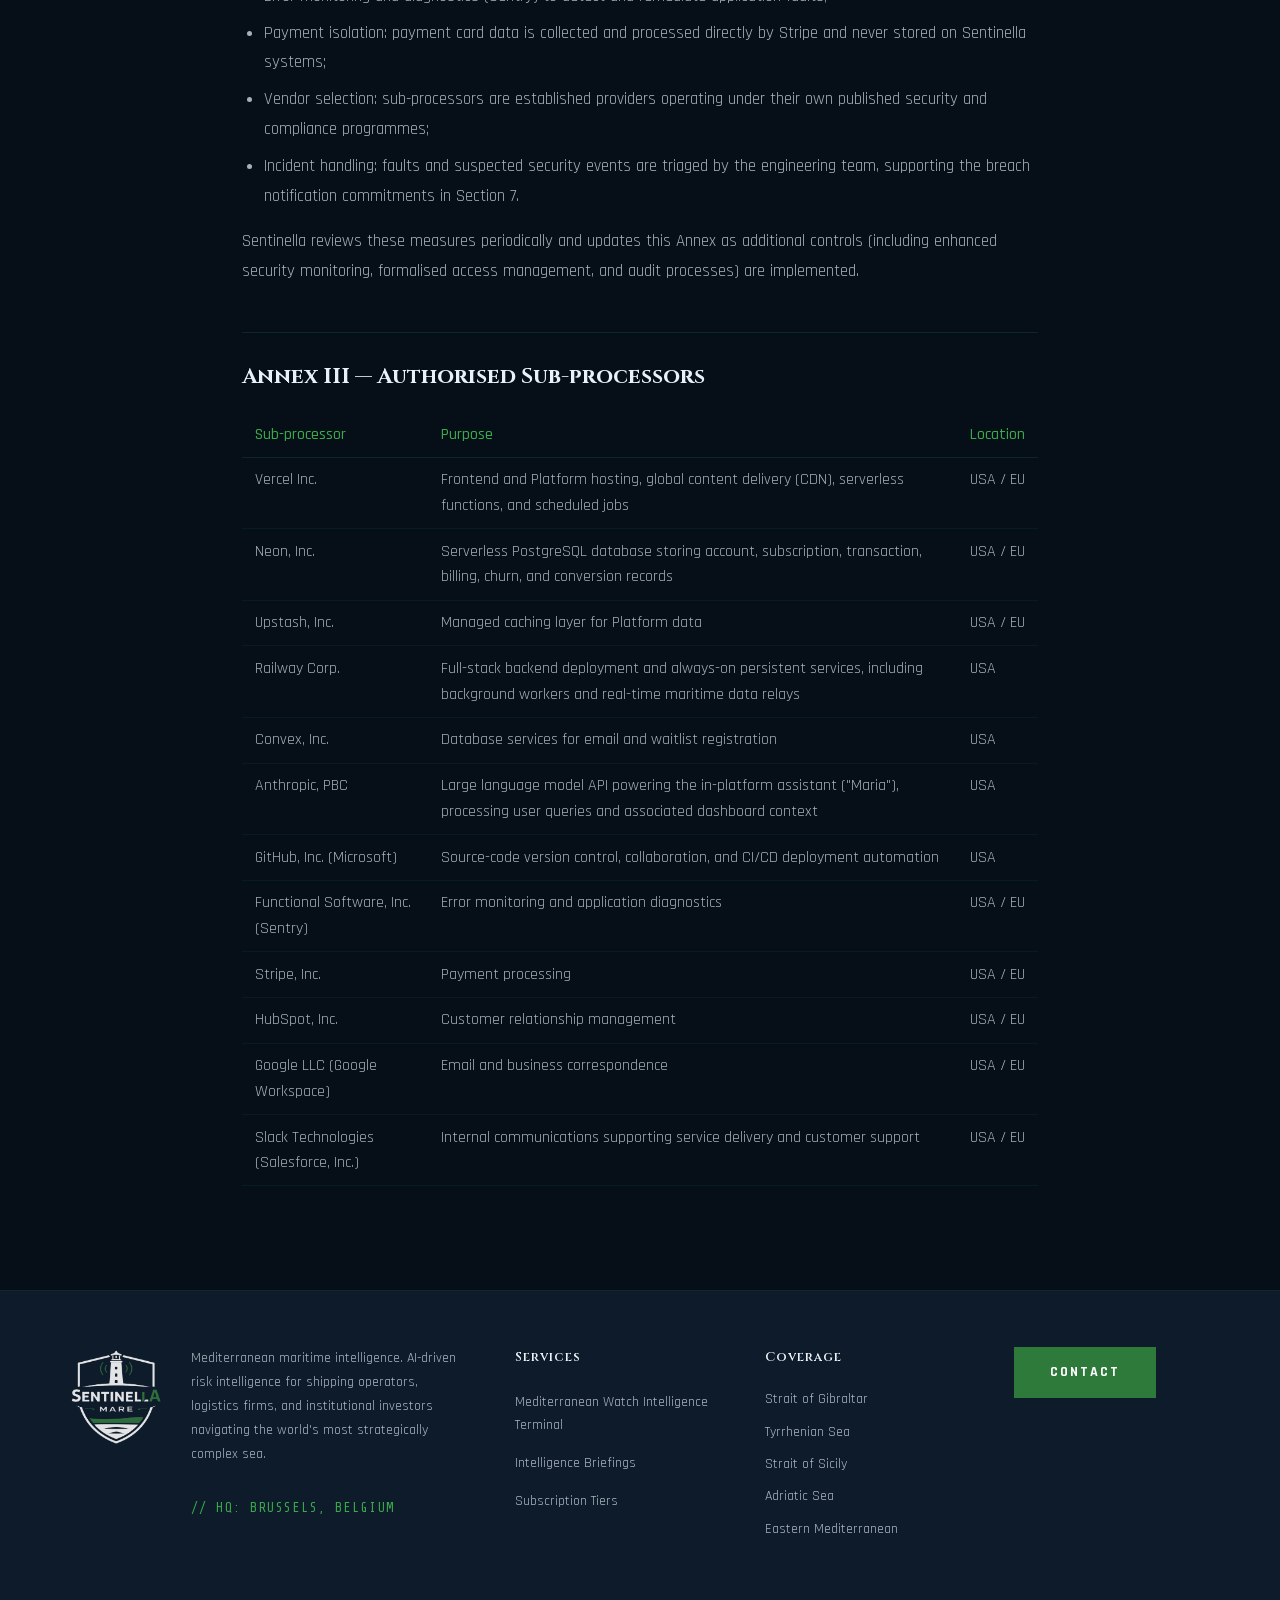
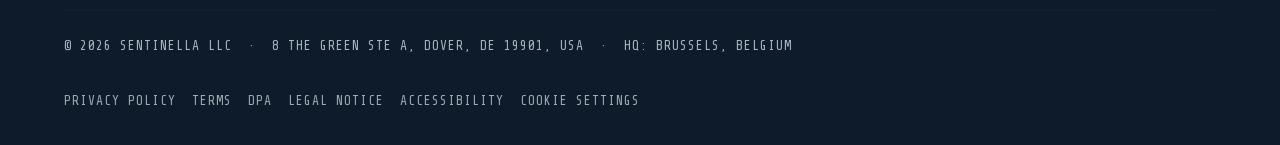
<file: dpa/index.html>
<!DOCTYPE html>
<html lang="en">
<head>
<meta charset="UTF-8">
<meta name="viewport" content="width=device-width, initial-scale=1.0, viewport-fit=cover">
<meta name="theme-color" content="#060f18">
<meta name="color-scheme" content="dark">
<title>Data Processing Agreement — Sentinella Mare</title>
<!-- Favicon -->
<link rel="icon" href="/favicon.ico" sizes="any">
<link rel="icon" type="image/png" sizes="32x32" href="/favicon-32x32.png">
<link rel="icon" type="image/png" sizes="16x16" href="/favicon-16x16.png">
<link rel="apple-touch-icon" href="/apple-touch-icon.png">
<link rel="manifest" href="/site.webmanifest">
<meta name="description" content="Data Processing Agreement (DPA) for the Sentinella Mare platform, incorporating GDPR Article 28 processor terms.">
<link rel="canonical" href="https://sentinellaglobal.com/dpa">
<meta name="robots" content="index, follow">
<!-- Google Analytics — Consent Mode "basic".
     The gtag.js tag is deliberately NOT loaded here. It is injected only after
     the visitor grants consent (see the cookie banner script before </body>),
     so no request reaches Google, and no IP address is disclosed to Google,
     unless and until the visitor opts in. -->
<script>
  window.dataLayer = window.dataLayer || [];
  function gtag(){dataLayer.push(arguments);}
  // Queued only — inert until gtag.js is actually loaded post-consent.
  gtag('consent', 'default', {
    analytics_storage: 'denied',
    ad_storage: 'denied',
    ad_user_data: 'denied',
    ad_personalization: 'denied'
  });
</script>
<!-- Self-hosted webfonts: no third-party request, so no visitor IP is
     disclosed to Google before consent. See /fonts/OFL.txt for licensing. -->
<link rel="stylesheet" href="/fonts/fonts.css">
<style>
  /* WCAG 2.2 SC 2.4.11 Focus Not Obscured: keep focused/anchor targets
     clear of the fixed nav */
  html { scroll-behavior: smooth; scroll-padding-top: 120px; }
  /* ── NAV (matches homepage) ── */
  nav {
    position: fixed; top: 0; left: 0; right: 0; z-index: 1000;
    display: flex; align-items: center; justify-content: space-between;
  gap: 40px; /* keep the wordmark from colliding with the nav links */
    padding: 14px 64px;
    background: rgba(8,19,30,0.92);
    -webkit-backdrop-filter: blur(16px); backdrop-filter: blur(16px);
    border-bottom: 1px solid rgba(45,122,58,0.18);
  }
  .nav-logo { display: flex; align-items: center; gap: 14px; text-decoration: none; }
  .nav-logo img { height: 90px; max-width: 160px; }
  .nav-brand { display: flex; flex-direction: column; line-height: 1; }
  .nav-brand .n1 { font-family: 'Cinzel', serif; font-size: 18px; font-weight: 700; color: #eef3f8; letter-spacing: 3px; }
  .nav-brand .n2 { font-family: 'Share Tech Mono', monospace; font-size: 12px; color: #3aab4a; letter-spacing: 2px; margin-top: 3px;  white-space: nowrap;}
  .nav-links { display: flex; align-items: center; gap: 32px; }
  .nav-links a {
    color: #e8f0f8; text-decoration: none;
    font-size: 13px; font-weight: 600; letter-spacing: 2px; text-transform: uppercase;
  white-space: nowrap;
    font-family: 'Rajdhani', sans-serif;
    transition: color 0.25s;
  }
  .nav-links a:hover, .nav-links a.active { color: #4fd962; }
  .btn-nav {
    border: 1px solid #2d7a3a; color: #3aab4a !important;
    padding: 8px 20px !important; letter-spacing: 2px !important;
    font-family: 'Rajdhani', sans-serif; font-weight: 700; font-size: 14px;
    text-transform: uppercase; text-decoration: none;
    transition: all 0.25s !important;
  }
  .btn-nav:hover { background: #2d7a3a !important; color: white !important; box-shadow: 0 0 24px rgba(79,217,98,0.25); }
  .nav-toggle {
    display: none; flex-direction: column; justify-content: center; gap: 5px;
    cursor: pointer; padding: 8px; background: none; border: none; z-index: 1001;
  }
  .nav-toggle span { display: block; width: 24px; height: 2px; background: #3aab4a; transition: all 0.3s; }
  .nav-toggle.open span:nth-child(1) { transform: translateY(7px) rotate(45deg); }
  .nav-toggle.open span:nth-child(2) { opacity: 0; }
  .nav-toggle.open span:nth-child(3) { transform: translateY(-7px) rotate(-45deg); }

  /* ── COMPLIANCE NAV DROPDOWN ── */
  .nav-comp-wrap { position: relative; display: flex; align-items: center; }
  .nav-comp-trigger {
    background: none; border: none; cursor: pointer; padding: 0;
    color: #e8f0f8; font-family: 'Rajdhani', sans-serif;
    font-size: 13px; font-weight: 600; letter-spacing: 2px; text-transform: uppercase;
  white-space: nowrap;
    display: flex; align-items: center; gap: 5px; transition: color 0.25s;
  }
  .nav-comp-trigger:hover { color: #4fd962; }
  .nav-comp-trigger svg { transition: transform 0.2s; flex-shrink: 0; }
  .nav-comp-wrap.open .nav-comp-trigger { color: #4fd962; }
  .nav-comp-wrap.open .nav-comp-trigger svg { transform: rotate(180deg); }
  .nav-comp-menu {
    display: none; position: absolute;
    top: calc(100% + 16px); left: 50%; transform: translateX(-50%);
    background: rgba(6,15,24,0.98); border: 1px solid rgba(45,122,58,0.3);
    border-radius: 4px; min-width: 220px; z-index: 1100;
    box-shadow: 0 8px 24px rgba(0,0,0,0.5); overflow: hidden;
  }
  .nav-comp-wrap.open .nav-comp-menu { display: block; }
  .nav-comp-menu a {
    display: block; padding: 12px 20px;
    color: rgba(200,216,236,0.7);
    font-family: 'Share Tech Mono', monospace; font-size: 13px;
    letter-spacing: 1px; text-transform: uppercase; text-decoration: none;
    border-bottom: 1px solid rgba(45,122,58,0.12);
    transition: color 0.2s, background 0.2s;
  }
  .nav-comp-menu a:last-child { border-bottom: none; }
  .nav-comp-menu a:hover { color: #4fd962; background: rgba(45,122,58,0.08); }
  .nav-comp-menu .comp-link-label { display: block; font-size: 13px; color: var(--green-mid); letter-spacing: 0.5px; margin-top: 3px; text-transform: none; }

  /* ── FOOTER (matches homepage) ── */
  footer {
    background: #0d1b2a;
    border-top: 1px solid rgba(45,122,58,0.12);
    padding: 56px 64px 32px;
  }
  .footer-top { display: grid; grid-template-columns: 2fr 1fr 1fr 1fr; gap: 48px; margin-bottom: 60px; }
  .footer-brand { display: flex; flex-direction: row; align-items: flex-start; gap: 20px; }
  .footer-brand-text { display: flex; flex-direction: column; gap: 12px; }
  .footer-brand img { height: 100px; width: fit-content; }
  .footer-brand p { font-family: 'Rajdhani', sans-serif; font-size: 14px; line-height: 1.7; color: rgba(232,240,248,0.72); max-width: 280px; }
  .footer-brand .hq { font-family: 'Share Tech Mono', monospace; font-size: 13px; letter-spacing: 1.5px; color: #3aab4a; text-transform: uppercase; }
  .footer-col .footer-nav-title { font-family: 'Cinzel', serif; font-size: 13px; font-weight: 600; color: #eef3f8; letter-spacing: 1px; margin-bottom: 20px; }
  .footer-col a, .footer-col p {
    display: block; color: rgba(232,240,248,0.72); text-decoration: none;
    font-family: 'Rajdhani', sans-serif; font-size: 14px; line-height: 1.6; margin-bottom: 10px;
  }
  .footer-col a:hover { color: #3aab4a; }
  .footer-contact-btn { display: inline-block; width: fit-content; }
  .footer-col a.footer-contact-btn { color: #fff; }  /* WCAG 1.4.3: .footer-col a would otherwise win on specificity and dim this button's text */
  .footer-bottom {
    border-top: 1px solid rgba(45,122,58,0.1); padding-top: 24px;
    display: flex; justify-content: space-between; align-items: center; flex-wrap: wrap; gap: 12px 48px;
  }
  .footer-bottom p { font-family: 'Share Tech Mono', monospace; font-size: 13px; letter-spacing: 1px; color: rgba(232,240,248,0.72); text-transform: uppercase; }
  .footer-legal-links { display: flex; align-items: flex-start; gap: 16px; flex-wrap: wrap; }
  .footer-legal-link {
    font-family: 'Share Tech Mono', monospace; font-size: 13px; letter-spacing: 1px; color: rgba(240,245,252,0.65);
    text-transform: uppercase; text-decoration: none;
    background: none; border: none; cursor: pointer; padding: 6px 0;
    line-height: 1; vertical-align: top; transition: color 0.2s;
  }
  .footer-legal-link:hover { color: #eef3f8; }
  .btn-primary {
    background: #2d7a3a; color: #fff;
    padding: 14px 36px; font-family: 'Rajdhani', sans-serif;
    font-size: 13px; font-weight: 700; letter-spacing: 2.5px;
    text-transform: uppercase; text-decoration: none;
    border: none; cursor: pointer; transition: all 0.3s; display: inline-block;
  }
  .btn-primary:hover { background: #3aab4a; box-shadow: 0 0 32px rgba(79,217,98,0.3); }

  /* ── Responsive: nav & footer ── */
  @media (max-width: 1380px) {
    .nav-toggle { display: flex; }
    .nav-links {
      display: none; position: fixed; top: 0; left: 0; right: 0; bottom: 0;
      width: 100vw; height: 100vh; height: 100dvh;
      background: #060f18; flex-direction: column; align-items: center; justify-content: center;
      gap: 32px; z-index: 1000; overflow-y: auto; padding: 80px 20px 40px;
      overscroll-behavior: contain; -webkit-overflow-scrolling: touch;
    }
    .nav-links.open { display: flex; }
    .nav-links a { font-size: 16px; letter-spacing: 3px; }
    .nav-comp-wrap { flex-direction: column; width: 100%; align-items: center; }
    .nav-comp-trigger { font-size: 16px; letter-spacing: 3px; }
    .nav-comp-menu { position: static; transform: none; display: none; background: transparent; border: none; box-shadow: none; min-width: auto; }
    .nav-comp-wrap.open .nav-comp-menu { display: flex; flex-direction: column; align-items: center; gap: 0; padding: 6px 0; }
    .nav-comp-menu a { border: none; font-size: 13px; padding: 8px 0; text-align: center; }
    .nav-comp-menu .comp-link-label { display: none; }
  }
  @media (max-width: 1024px) {
    nav { padding: 14px 32px; }
    footer { padding: 48px 32px 28px; }
    .footer-top { grid-template-columns: 1fr 1fr 1fr; gap: 28px; }
    .footer-brand { grid-column: 1 / -1; }
  }
  @media (max-width: 768px) {
    nav { padding: 12px 20px; }
    .nav-logo img { height: 70px; }
    footer { padding: 36px 20px 24px; }
    .footer-top { grid-template-columns: 1fr 1fr; gap: 24px; }
    .footer-brand { grid-column: 1 / -1; }
    .footer-bottom { flex-direction: column; text-align: center; }
    .footer-contact-btn { width: 100%; text-align: center; }
  }
  @media (max-width: 480px) {
    nav { padding: 10px 16px; }
    .nav-logo img { height: 56px; }
    .nav-brand .n1 { font-size: 12px; letter-spacing: 1px; }
    .nav-brand .n2 { display: none; }
    footer { padding: 28px 16px 20px; }
    .footer-top { grid-template-columns: 1fr; gap: 20px; }
    .footer-brand { flex-direction: column; grid-column: auto; }
    .footer-brand img { height: 80px; }
    .footer-col a, .footer-col p { font-size: 12px; }
  }
  @media (max-width: 360px) {
    nav { padding: 8px 12px; }
    .nav-logo img { height: 46px; }
  }
  @supports (padding: max(0px)) {
    nav {
      padding-top: max(14px, env(safe-area-inset-top));
      padding-left: max(20px, calc((100% - 1440px) / 2), env(safe-area-inset-left));
      padding-right: max(20px, calc((100% - 1440px) / 2), env(safe-area-inset-right));
    }
    footer { padding-bottom: max(32px, env(safe-area-inset-bottom)); }
    @media (max-width: 480px) {
      nav {
        padding-top: max(10px, env(safe-area-inset-top));
        padding-left: max(16px, env(safe-area-inset-left));
        padding-right: max(16px, env(safe-area-inset-right));
      }
      footer { padding-bottom: max(20px, env(safe-area-inset-bottom)); }
    }
  }
  @media (hover: none) and (pointer: coarse) {
    nav { backdrop-filter: none; -webkit-backdrop-filter: none; }
  }

  :root {
    --bg: #060f18;
    --panel: rgba(12, 20, 33, 0.7);
    --rule: rgba(14, 181, 175, 0.15);
    --teal: #3aab4a;
    --gold: #c9a84c;
    --text: #e8f0f8;
    --text-mid: rgba(232, 240, 248, 0.72);
    --text-dim: rgba(232, 240, 248, 0.58);
    --display: 'Cinzel', serif;
    --body: 'Rajdhani', sans-serif;
    --navy: #060f18;
    --navy-2: #0d1b2a;
    --navy-3: #112336;
    --navy-4: #1a3450;
    --green: #2d7a3a;
    --green-mid: #3aab4a;
    --green-glow: #4fd962;
    --white: #eef3f8;
  }
  * { box-sizing: border-box; margin: 0; padding: 0; }
  body { background: var(--bg); color: var(--text); font-family: var(--body); font-weight: 400; line-height: 1.75;
    /* Stop iOS inflating text when the device rotates to landscape */
    -webkit-text-size-adjust: 100%; text-size-adjust: 100%; }
  .wrap { max-width: 860px; margin: 0 auto; padding: 160px 2rem 5rem; }
  @media (max-width: 1024px) { .wrap { padding-top: 132px; } }
  @media (max-width: 768px)  { .wrap { padding-top: 116px; } }
  @media (max-width: 480px)  { .wrap { padding-top: 96px; } }
  @media (max-width: 360px)  { .wrap { padding-top: 86px; } }
  .eyebrow { color: var(--teal); font-size: 0.8125rem; letter-spacing: 0.22em; text-transform: uppercase; margin-bottom: 1rem; }
  h1 { font-family: var(--display); font-size: 2.4rem; font-weight: 700; letter-spacing: 0.5px; line-height: 1.2; margin-bottom: 0.75rem; }
  .updated { color: var(--text-dim); font-size: 0.95rem; margin-bottom: 3rem; }
  h2 { font-family: var(--display); font-size: 1.35rem; font-weight: 700; color: var(--text); margin: 2.8rem 0 0.9rem; padding-top: 1.6rem; border-top: 1px solid var(--rule); }
  h3 { font-size: 1.2rem; font-weight: 600; color: var(--teal); margin: 1.6rem 0 0.5rem; }
  p { color: var(--text-mid); font-size: 1.0625rem; line-height: 1.75; margin-bottom: 1.15rem; }
  ul, ol { color: var(--text-mid); font-size: 1.0625rem; line-height: 1.75; margin: 0 0 1rem 1.4rem; }
  li { margin-bottom: 0.45rem; }
  a { color: var(--teal); text-decoration: none; }
  a:hover { text-decoration: underline; }
  table { width: 100%; border-collapse: collapse; margin: 1rem 0 1.5rem; font-size: 1rem; line-height: 1.6; }
  /* WCAG 1.4.10 Reflow: at 320px these tables dragged the whole page into
     horizontal scroll. A data table legitimately needs two-dimensional layout,
     so it scrolls inside its own region rather than moving the page. The region
     is focusable so keyboard users can scroll it (2.1.1). */
  .table-scroll { overflow-x: auto; margin: 1rem 0 1.5rem; }
  .table-scroll > table { margin: 0; }
  .table-scroll:focus-visible { outline: 2px solid #4fd962; outline-offset: 3px; }
  th { text-align: left; color: var(--teal); font-weight: 500; padding: 0.6rem 0.8rem; border-bottom: 1px solid var(--rule); }
  td { color: var(--text-mid); padding: 0.6rem 0.8rem; border-bottom: 1px solid rgba(14,181,175,0.07); vertical-align: top; }
  .notice { background: var(--panel); border: 1px solid var(--gold); border-radius: 8px; padding: 1.1rem 1.3rem; margin: 1.5rem 0; font-size: 1rem; line-height: 1.7; color: var(--text-mid); }
  .caps { text-transform: uppercase; font-size: 1rem; line-height: 1.7; letter-spacing: 0.02em; }

  /* ── Accessibility: focus, skip link, in-text link cues ── */
  a:focus-visible, button:focus-visible, input:focus-visible,
  select:focus-visible, textarea:focus-visible,
  [tabindex]:not([tabindex="-1"]):focus-visible {
    outline: 3px solid #4fd962; outline-offset: 3px; border-radius: 3px;
  }
  main:focus { outline: none; }
  .skip-link {
    position: absolute; left: 12px; top: -60px; z-index: 3000;
    background: #2d7a3a; color: #fff; padding: 12px 20px; border-radius: 4px;
    font-family: 'Rajdhani', sans-serif; font-weight: 700; font-size: 13px;
    letter-spacing: 2px; text-transform: uppercase; text-decoration: none;
    transition: top 0.2s;
  }
  .skip-link:focus { top: 12px; }
  .sm-cookie-text a { text-decoration: underline; }
  .wrap a { text-decoration: underline; }


  /* WCAG 2.2 SC 2.5.8 Target Size */
  .footer-col a { padding: 3px 0; }
  /* .footer-col a wins on specificity over .btn-primary; restore button sizing/shape for the Contact CTA */
  .footer-col a.footer-contact-btn {
    display: inline-block; padding: 14px 36px; letter-spacing: 2px; margin-bottom: 0;
  }
  .footer-legal-links { row-gap: 4px; }
  /* Primary nav links rendered 15-23px tall — under the 24px minimum, and not
     covered by the inline-in-prose exception. Vertical padding only, so the nav
     height (driven by the logo) is unchanged. */
  .nav-links > a { padding: 5px 0; }
  .nav-comp-trigger { padding: 5px 0; }

/* ---- Device polish: desktop, tablet, phone ---- */
html{-webkit-tap-highlight-color:rgba(79,217,98,.18)}
a,button,summary,label,select,[role="button"],[role="tab"]{touch-action:manipulation}
.nav-logo img{width:auto}
@media (max-width:360px){
  .nav-logo img{width:100px;height:64px;object-fit:contain}
  .nav-brand .n1{font-size:12px;letter-spacing:.5px}
}
@media (min-width:1381px) and (max-width:1500px){
  nav{padding-left:32px;padding-right:32px}
  .nav-links{gap:20px}
}
@media (pointer:coarse),(max-width:1024px){
  .nav-toggle{min-width:44px;min-height:44px}
  .footer-col a{display:flex;align-items:center;min-height:44px}
  .footer-legal-link{display:inline-flex;align-items:center;min-height:44px}
  .footer-legal-link{min-width:44px;justify-content:center}
}
</style>
</head>
<body>

<a href="#main" class="skip-link">Skip to content</a>
<nav>
  <a class="nav-logo" href="/">
    <img src="/Sentinella Mare Logo_White_360.png" width="360" height="337" alt="Sentinella Mare">
    <div class="nav-brand">
      <span class="n1">SENTINELLA MARE</span>
      <span class="n2">Maritime Critical Infrastructure</span>
    </div>
  </a>
  <button class="nav-toggle" id="navToggle" aria-label="Toggle menu" aria-expanded="false" aria-controls="navLinks" onclick="this.classList.toggle('open'); document.getElementById('navLinks').classList.toggle('open')">
    <span></span><span></span><span></span>
  </button>
  <div class="nav-links" id="navLinks">
    <a href="/#protect" onclick="document.getElementById('navToggle').classList.remove('open'); document.getElementById('navLinks').classList.remove('open')">How It Protects</a>
    <a href="/#methodology" onclick="document.getElementById('navToggle').classList.remove('open'); document.getElementById('navLinks').classList.remove('open')">Methodology</a>
    <a href="/#enterprise" onclick="document.getElementById('navToggle').classList.remove('open'); document.getElementById('navLinks').classList.remove('open')">Enterprise</a>
    <a href="/Leadership" onclick="document.getElementById('navToggle').classList.remove('open'); document.getElementById('navLinks').classList.remove('open')">Leadership</a>
    <div class="nav-comp-wrap" id="complianceNav">
      <button class="nav-comp-trigger" aria-expanded="false" aria-haspopup="true" aria-controls="complianceMenu" onclick="document.getElementById('complianceNav').classList.toggle('open')">
        Compliance
        <svg width="10" height="6" viewBox="0 0 10 6" fill="none" xmlns="http://www.w3.org/2000/svg">
          <path d="M1 1L5 5L9 1" stroke="currentColor" stroke-width="1.5" stroke-linecap="round" stroke-linejoin="round"/>
        </svg>
      </button>
      <div class="nav-comp-menu" id="complianceMenu">
        <a href="/EUMaritimeComplianceCountdown" target="_blank" rel="noopener noreferrer">
          Deadline Countdown
          <span class="comp-link-label">NIS2 · CER · Circ. 177 live timers</span>
        </a>
        <a href="/EUMaritimeComplianceExplained" target="_blank" rel="noopener noreferrer">
          Compliance Explained
          <span class="comp-link-label">2026–2027 pressure window guide</span>
        </a>
      </div>
    </div>
    <a href="https://mare.sentinellaglobal.com/" class="btn-nav" target="_blank" rel="noopener noreferrer" onclick="document.getElementById('navToggle').classList.remove('open'); document.getElementById('navLinks').classList.remove('open')">Launch Platform</a>
  </div>
</nav>

<main id="main" tabindex="-1">
<div class="wrap">

<div class="eyebrow">Legal</div>
<h1>Data Processing Agreement</h1>
<p class="updated">Last updated: 15 July 2026 · Effective date: 13 July 2026</p>

<p>This Data Processing Agreement ("DPA") forms part of the agreement between Sentinella LLC, 8 The Green STE A, Dover, DE 19901, United States, with European headquarters in Brussels, Belgium ("Sentinella," the "Processor") and the customer identified in the applicable Order or subscription ("Customer," the "Controller") for the provision of the Sentinella Mare platform and related services (the "Services"), and is incorporated by reference into the <a href="/legalterms/">Terms &amp; Conditions</a> and each Order.</p>

<p>This DPA applies to the extent Sentinella processes personal data on behalf of the Customer in the course of providing the Services ("Customer Personal Data"), within the scope of the GDPR (Regulation (EU) 2016/679) or equivalent applicable data protection law.</p>

<h2>1. Roles and Scope</h2>
<ul>
  <li>For Customer Personal Data submitted to the Services, the Customer is the controller (or a processor acting on behalf of another controller) and Sentinella is the processor.</li>
  <li>For data Sentinella collects for its own purposes — such as account, billing, and Site data — Sentinella acts as an independent controller as described in our <a href="/privacypolicy/">Privacy Policy</a>, and that processing is outside the scope of this DPA.</li>
</ul>

<h2>2. Details of Processing</h2>
<div class="table-scroll" role="region" tabindex="0" aria-label="2. Details of Processing table">
<table>
  <tr><th scope="col">Item</th><th scope="col">Description</th></tr>
  <tr><td>Subject matter</td><td>Provision of maritime hybrid threat intelligence services via the Sentinella Mare platform</td></tr>
  <tr><td>Duration</td><td>The term of the applicable Order, plus the deletion period in Section 9</td></tr>
  <tr><td>Nature and purpose</td><td>Hosting, monitoring, analysis, scoring, alerting, reporting, and related support as instructed by the Customer through the Services</td></tr>
  <tr><td>Categories of data subjects</td><td>Customer's authorised users; Customer personnel; individuals whose data is contained in content the Customer submits to the Services</td></tr>
  <tr><td>Categories of personal data</td><td>Name, business contact details, credentials, role/title; usage data; any personal data contained in Customer-submitted content or assistant queries</td></tr>
  <tr><td>Special categories</td><td>None intended. The Customer agrees not to submit special category data (Art. 9 GDPR) to the Services.</td></tr>
</table>
</div>

<h2>3. Processor Obligations</h2>
<p>Sentinella will:</p>
<ol>
  <li>Process Customer Personal Data only on the Customer's documented instructions — including as given through the Customer's configuration and use of the Services — unless required otherwise by EU or Member State law, in which case Sentinella will inform the Customer before processing unless legally prohibited (Art. 28(3)(a));</li>
  <li>Ensure persons authorised to process Customer Personal Data are bound by confidentiality obligations (Art. 28(3)(b));</li>
  <li>Implement appropriate technical and organisational measures as described in Annex II (Art. 32);</li>
  <li>Respect the sub-processor conditions in Section 5 (Art. 28(3)(d));</li>
  <li>Taking into account the nature of the processing, assist the Customer with data subject requests under Chapter III GDPR (Art. 28(3)(e));</li>
  <li>Assist the Customer with its obligations under Articles 32–36 GDPR, including breach notification and data protection impact assessments, taking into account the nature of processing and information available to Sentinella (Art. 28(3)(f));</li>
  <li>At the Customer's choice, delete or return Customer Personal Data at the end of the Services as set out in Section 9 (Art. 28(3)(g));</li>
  <li>Make available information necessary to demonstrate compliance with Article 28 and allow and contribute to audits as set out in Section 8 (Art. 28(3)(h));</li>
  <li>Inform the Customer immediately if, in Sentinella's opinion, an instruction infringes the GDPR or other applicable data protection law.</li>
</ol>

<h2>4. Customer Obligations</h2>
<p>The Customer is responsible for: the lawfulness of Customer Personal Data and of its instructions; providing any required notices and establishing a lawful basis for the data it submits; configuring and using the Services appropriately for the sensitivity of its data; and not submitting special category data or data of minors to the Services.</p>

<h2>5. Sub-processors</h2>
<ul>
  <li>The Customer provides general written authorisation for Sentinella to engage the sub-processors listed in Annex III, and for updates to that list.</li>
  <li>Sentinella will provide at least fourteen (14) days' notice of any intended addition or replacement of a sub-processor (via the Site or email), during which the Customer may object on reasonable data protection grounds. If the parties cannot resolve an objection, the Customer may terminate the affected Services and receive a pro-rata refund of prepaid, unused fees.</li>
  <li>Sentinella will impose data protection obligations on each sub-processor materially equivalent to those in this DPA and remains liable for its sub-processors' performance.</li>
</ul>

<h2>6. International Transfers</h2>
<p>Where the provision of the Services involves a transfer of Customer Personal Data from the EEA, the UK, or Switzerland to a country without an adequacy decision (including to Sentinella LLC in the United States), the parties agree that the European Commission's Standard Contractual Clauses (Decision (EU) 2021/914), Module Two (controller-to-processor) or Module Three (processor-to-processor) as applicable, are incorporated into this DPA by reference, completed as follows: Clause 7 (docking) included; Clause 9(a) Option 2 with the notice period in Section 5; Clause 11 optional language not included; Clause 17 governed by Belgian law; Clause 18 courts of Brussels, Belgium; Annexes I–III of the SCCs completed by the Annexes to this DPA. Sentinella will implement supplementary measures where reasonably necessary to ensure an essentially equivalent level of protection.</p>

<h2>7. Personal Data Breach</h2>
<p>Sentinella will notify the Customer without undue delay after becoming aware of a personal data breach affecting Customer Personal Data, and will provide information reasonably available to assist the Customer in meeting its obligations under Articles 33–34 GDPR, followed by updates as the investigation progresses. Sentinella's notification is not an acknowledgement of fault or liability.</p>

<h2>8. Audits</h2>
<p>Sentinella will make available documentation reasonably necessary to demonstrate compliance with this DPA (including summaries of third-party audits or certifications where available). Where the Customer reasonably determines documentation is insufficient, the Customer may conduct an audit — at most once per 12-month period, on at least 30 days' notice, during business hours, without disrupting operations, subject to confidentiality obligations, and at the Customer's cost — or the parties may agree on a mutually acceptable independent auditor.</p>

<h2>9. Return and Deletion</h2>
<p>Upon termination or expiry of the Services, Sentinella will, at the Customer's choice, return Customer Personal Data in a commonly used format or delete it, and delete existing copies within ninety (90) days, unless EU or Member State law requires longer storage. Deletion from backups occurs in the ordinary backup rotation cycle, during which the data remains protected under this DPA.</p>

<h2>10. Liability and Order of Precedence</h2>
<p>Each party's liability under this DPA is subject to the limitations and exclusions of liability in the Terms &amp; Conditions or the applicable Order, to the maximum extent permitted by applicable law. Nothing in this Section limits either party's liability to data subjects under Article 82 GDPR. In case of conflict, the order of precedence is: (1) the SCCs, (2) this DPA, (3) the Order, (4) the Terms &amp; Conditions.</p>

<h2>Annex I — Processing Details</h2>
<p>As set out in Section 2 of this DPA. Data exporter: the Customer. Data importer: Sentinella LLC, 8 The Green STE A, Dover, DE 19901, USA; contact <a href="mailto:james@sentinellaglobal.com">james@sentinellaglobal.com</a>. Competent supervisory authority: the Belgian Data Protection Authority, unless otherwise determined under Clause 13 SCCs.</p>

<h2>Annex II — Technical and Organisational Measures</h2>
<p>Sentinella implements the following measures, proportionate to the nature and risk of the processing, and will develop and strengthen these measures as the Services evolve:</p>
<ul>
  <li>Encryption of data in transit: all Site and Platform traffic is served over HTTPS/TLS, enforced at the infrastructure level;</li>
  <li>Managed cloud infrastructure: the Platform runs on established managed providers (Vercel, Neon, Upstash, Railway, Convex) whose platforms provide infrastructure-level security controls, physical security, and availability measures;</li>
  <li>Access controls: production systems and administrative accounts are protected by unique credentials, with access limited to authorised personnel;</li>
  <li>Data keying: customer billing and entitlement data is keyed and retrieved per individual user account;</li>
  <li>Error monitoring and diagnostics (Sentry) to detect and remediate application faults;</li>
  <li>Payment isolation: payment card data is collected and processed directly by Stripe and never stored on Sentinella systems;</li>
  <li>Vendor selection: sub-processors are established providers operating under their own published security and compliance programmes;</li>
  <li>Incident handling: faults and suspected security events are triaged by the engineering team, supporting the breach notification commitments in Section 7.</li>
</ul>
<p>Sentinella reviews these measures periodically and updates this Annex as additional controls (including enhanced security monitoring, formalised access management, and audit processes) are implemented.</p>

<h2>Annex III — Authorised Sub-processors</h2>
<div class="table-scroll" role="region" tabindex="0" aria-label="Annex III — Authorised Sub-processors table">
<table>
  <tr><th scope="col">Sub-processor</th><th scope="col">Purpose</th><th scope="col">Location</th></tr>
  <tr><td>Vercel Inc.</td><td>Frontend and Platform hosting, global content delivery (CDN), serverless functions, and scheduled jobs</td><td>USA / EU</td></tr>
  <tr><td>Neon, Inc.</td><td>Serverless PostgreSQL database storing account, subscription, transaction, billing, churn, and conversion records</td><td>USA / EU</td></tr>
  <tr><td>Upstash, Inc.</td><td>Managed caching layer for Platform data</td><td>USA / EU</td></tr>
  <tr><td>Railway Corp.</td><td>Full-stack backend deployment and always-on persistent services, including background workers and real-time maritime data relays</td><td>USA</td></tr>
  <tr><td>Convex, Inc.</td><td>Database services for email and waitlist registration</td><td>USA</td></tr>
  <tr><td>Anthropic, PBC</td><td>Large language model API powering the in-platform assistant ("Maria"), processing user queries and associated dashboard context</td><td>USA</td></tr>
  <tr><td>GitHub, Inc. (Microsoft)</td><td>Source-code version control, collaboration, and CI/CD deployment automation</td><td>USA</td></tr>
  <tr><td>Functional Software, Inc. (Sentry)</td><td>Error monitoring and application diagnostics</td><td>USA / EU</td></tr>
  <tr><td>Stripe, Inc.</td><td>Payment processing</td><td>USA / EU</td></tr>
  <tr><td>HubSpot, Inc.</td><td>Customer relationship management</td><td>USA / EU</td></tr>
  <tr><td>Google LLC (Google Workspace)</td><td>Email and business correspondence</td><td>USA / EU</td></tr>
  <tr><td>Slack Technologies (Salesforce, Inc.)</td><td>Internal communications supporting service delivery and customer support</td><td>USA / EU</td></tr>
</table>
</div>
</div>
</main>

<footer>
  <div class="footer-top">
    <div class="footer-brand">
      <img src="/Sentinella Mare Logo_White_360.png" width="360" height="337" alt="Sentinella Mare">
      <div class="footer-brand-text">
        <p>Mediterranean maritime intelligence. AI-driven risk intelligence for shipping operators, logistics firms, and institutional investors navigating the world's most strategically complex sea.</p>
        <span class="hq">// HQ: Brussels, Belgium</span>
      </div>
    </div>
    <div class="footer-col">
      <p class="footer-nav-title">Services</p>
      <a href="/#services">Mediterranean Watch Intelligence Terminal</a>
      <a href="/#briefings">Intelligence Briefings</a>
      <a href="/#pricing">Subscription Tiers</a>
    </div>
    <div class="footer-col">
      <p class="footer-nav-title">Coverage</p>
      <p>Strait of Gibraltar</p>
      <p>Tyrrhenian Sea</p>
      <p>Strait of Sicily</p>
      <p>Adriatic Sea</p>
      <p>Eastern Mediterranean</p>
    </div>
    <div class="footer-col">
      <a href="mailto:james@sentinellaglobal.com" class="btn-primary footer-contact-btn">Contact</a>
    </div>
  </div>
  <div class="footer-bottom">
    <p>© 2026 Sentinella LLC &nbsp;·&nbsp; 8 The Green STE A, Dover, DE 19901, USA &nbsp;·&nbsp; HQ: Brussels, Belgium</p>
    <div class="footer-legal-links">
      <a href="/privacypolicy/" class="footer-legal-link">Privacy Policy</a>
      <a href="/legalterms/" class="footer-legal-link">Terms</a>
      <a href="/dpa/" class="footer-legal-link">DPA</a>
      <a href="/legalnotice/" class="footer-legal-link">Legal Notice</a>
      <a href="/accessibility/" class="footer-legal-link">Accessibility</a>
      <button onclick="if(typeof smOpenCookieSettings==='function')smOpenCookieSettings();" class="footer-legal-link">Cookie Settings</button>
    </div>
  </div>
</footer>
<!-- ── COOKIE CONSENT BANNER ── -->
<style>
#sm-cookie-banner {
  display: none; position: fixed; bottom: 0; left: 0; right: 0; z-index: 9999;
  background: #0d1b2a; border-top: 1px solid rgba(45,122,58,0.4);
  padding: 20px 48px; box-shadow: 0 -8px 40px rgba(0,0,0,0.55);
  font-family: 'Rajdhani', sans-serif;
  max-height: 85vh; overflow-y: auto;
}
[hidden] { display: none !important; }
.sm-cookie-inner {
  max-width: 1200px; margin: 0 auto;
  display: flex; align-items: center; justify-content: space-between;
  gap: 32px; flex-wrap: wrap;
}
.sm-cookie-label {
  display: block; font-family: 'Share Tech Mono', monospace;
  font-size: 13px; letter-spacing: 1.5px; color: #3aab4a;
  text-transform: uppercase; margin-bottom: 7px;
}
.sm-cookie-text { font-size: 15px; line-height: 1.65; color: #c8d8ec; max-width: 680px; }
.sm-cookie-text a { color: #3aab4a; }
.sm-cookie-text a:hover { color: #4fd962; }
.sm-cookie-actions { display: flex; gap: 12px; flex-shrink: 0; align-items: center; }
.sm-cookie-btn {
  font-family: 'Rajdhani', sans-serif; font-size: 14px; font-weight: 700;
  letter-spacing: 2px; text-transform: uppercase; cursor: pointer;
  padding: 11px 26px; border-radius: 0; transition: all 0.25s;
  -webkit-tap-highlight-color: transparent; white-space: nowrap;
}
.sm-cookie-reject, .sm-cookie-manage {
  background: transparent; color: #c8d8ec; border: 1px solid rgba(200,216,236,0.35);
}
.sm-cookie-reject:hover, .sm-cookie-manage:hover { border-color: #eef3f8; color: #eef3f8; }
.sm-cookie-accept {
  background: #2d7a3a; color: #fff; border: 1px solid #2d7a3a;
  -webkit-clip-path: polygon(0 0,calc(100% - 9px) 0,100% 9px,100% 100%,9px 100%,0 calc(100% - 9px));
  clip-path: polygon(0 0,calc(100% - 9px) 0,100% 9px,100% 100%,9px 100%,0 calc(100% - 9px));
}
.sm-cookie-accept:hover { background: #3aab4a; border-color: #3aab4a; box-shadow: 0 0 22px rgba(58,171,74,0.35); }

/* ── Manage Preferences panel ── */
.sm-cookie-prefs {
  max-width: 1200px; margin: 18px auto 0; padding-top: 18px;
  border-top: 1px solid rgba(45,122,58,0.25);
}
.sm-pref-row {
  display: flex; align-items: flex-start; justify-content: space-between;
  gap: 24px; padding: 14px 0; border-bottom: 1px solid rgba(255,255,255,0.06);
}
.sm-pref-row:last-of-type { border-bottom: none; }
.sm-pref-name {
  display: block; font-size: 15px; font-weight: 700;
  letter-spacing: 1.5px; text-transform: uppercase; color: #eef3f8;
}
label.sm-pref-name { cursor: pointer; }
.sm-pref-desc { font-size: 14px; line-height: 1.6; color: #c8d8ec; margin-top: 5px; max-width: 720px; }
.sm-pref-control { flex-shrink: 0; display: flex; align-items: center; min-height: 24px; }
.sm-pref-always {
  font-family: 'Share Tech Mono', monospace; font-size: 13px;
  letter-spacing: 1px; text-transform: uppercase; color: #3aab4a;
}
.sm-pref-toggle { width: 24px; height: 24px; accent-color: #2d7a3a; cursor: pointer; }
.sm-pref-save { display: flex; justify-content: flex-end; padding-top: 16px; }
@media (max-width: 768px) {
  #sm-cookie-banner { padding: 18px 20px; }
  .sm-cookie-inner { flex-direction: column; align-items: flex-start; gap: 16px; }
  .sm-cookie-actions { width: 100%; flex-wrap: wrap; }
  /* Labels are nowrap; tighter padding + wrap keeps them inside a 375px screen
     and lets them stack full-width when they cannot share a row. */
  .sm-cookie-btn { flex: 1 1 auto; text-align: center; padding: 11px 14px; }
  .sm-pref-save { justify-content: stretch; }
  .sm-pref-save .sm-cookie-btn { width: 100%; }
}
</style>
<div id="sm-cookie-banner" role="dialog" aria-modal="false" aria-labelledby="sm-cookie-heading">
  <div class="sm-cookie-inner">
    <div>
      <span class="sm-cookie-label" id="sm-cookie-heading">Cookie Settings</span>
      <p class="sm-cookie-text">Sentinella Mare (data controller) uses Google Analytics to understand how visitors use this site. Google Analytics loads only if you accept &mdash; if you decline, nothing is sent to Google and no analytics cookies are set. No advertising or third-party tracking cookies are used. <a href="/privacypolicy/">Privacy Policy</a>.</p>
    </div>
    <div class="sm-cookie-actions">
      <button id="sm-cookie-reject" class="sm-cookie-btn sm-cookie-reject">Reject All</button>
      <button id="sm-cookie-manage" class="sm-cookie-btn sm-cookie-manage" aria-expanded="false" aria-controls="sm-cookie-prefs">Manage Preferences</button>
      <button id="sm-cookie-accept" class="sm-cookie-btn sm-cookie-accept">Accept Analytics</button>
    </div>
  </div>
  <div id="sm-cookie-prefs" class="sm-cookie-prefs" hidden>
    <div class="sm-pref-row">
      <div>
        <span class="sm-pref-name">Strictly necessary</span>
        <p class="sm-pref-desc">Required for the site to work and to remember your cookie choice. These are always active and cannot be switched off.</p>
      </div>
      <div class="sm-pref-control"><span class="sm-pref-always">Always on</span></div>
    </div>
    <div class="sm-pref-row">
      <div>
        <label class="sm-pref-name" for="sm-pref-analytics">Analytics</label>
        <p class="sm-pref-desc">Google Analytics, used to count visits and see which pages are read. Switching this on loads Google Analytics and sets its cookies. Leaving it off means no request is made to Google at all.</p>
      </div>
      <div class="sm-pref-control">
        <input type="checkbox" id="sm-pref-analytics" class="sm-pref-toggle">
      </div>
    </div>
    <div class="sm-pref-save">
      <button id="sm-cookie-save" class="sm-cookie-btn sm-cookie-accept">Save Preferences</button>
    </div>
  </div>
</div>
<script>
(function () {
  var KEY = 'sm_cookie_consent';
  var GA_ID = 'G-6FPWJM34X1';
  var gaLoaded = false;

  // Consent Mode "basic": gtag.js is injected only once consent is granted, so
  // no request reaches Google — and no IP is disclosed — until the user opts in.
  function loadGA() {
    if (gaLoaded) return;
    gaLoaded = true;
    var s = document.createElement('script');
    s.async = true;
    s.src = 'https://www.googletagmanager.com/gtag/js?id=' + GA_ID;
    document.head.appendChild(s);
    gtag('js', new Date());
    gtag('config', GA_ID);
  }

  // Withdrawal must be as easy as consent: drop the _ga cookies on refusal.
  function clearGaCookies() {
    document.cookie.split(';').forEach(function (c) {
      var n = c.split('=')[0].trim();
      if (n.indexOf('_ga') !== 0) return;
      var h = location.hostname;
      ['', '; domain=' + h, '; domain=.' + h].forEach(function (d) {
        document.cookie = n + '=; Max-Age=0; path=/' + d;
      });
    });
  }

  function apply(granted) {
    if (typeof gtag === 'function') {
      gtag('consent', 'update', {
        analytics_storage: granted ? 'granted' : 'denied',
        ad_storage: 'denied', ad_user_data: 'denied', ad_personalization: 'denied'
      });
    }
    if (granted) loadGA(); else clearGaCookies();
  }

  var banner = document.getElementById('sm-cookie-banner');
  var prefs  = document.getElementById('sm-cookie-prefs');
  var manage = document.getElementById('sm-cookie-manage');
  var toggle = document.getElementById('sm-pref-analytics');

  function read() { try { return localStorage.getItem(KEY); } catch (e) { return null; } }
  function openPrefs(open) {
    prefs.hidden = !open;
    manage.setAttribute('aria-expanded', open ? 'true' : 'false');
    if (open) toggle.focus();
  }
  function save(granted) {
    try { localStorage.setItem(KEY, granted ? 'granted' : 'denied'); } catch (e) {}
    apply(granted);
    openPrefs(false);
    banner.style.display = 'none';
  }

  var stored = read();
  if (stored === 'granted') { toggle.checked = true; apply(true); }
  else if (stored === 'denied') { apply(false); }
  else { banner.style.display = 'block'; }

  manage.addEventListener('click', function () { openPrefs(prefs.hidden); });
  document.getElementById('sm-cookie-accept').addEventListener('click', function () { toggle.checked = true; save(true); });
  document.getElementById('sm-cookie-reject').addEventListener('click', function () { toggle.checked = false; save(false); });
  document.getElementById('sm-cookie-save').addEventListener('click', function () { save(toggle.checked); });

  document.addEventListener('keydown', function (e) {
    if (e.key === 'Escape' && !prefs.hidden) { openPrefs(false); manage.focus(); }
  });

  window.smOpenCookieSettings = function () {
    toggle.checked = (read() === 'granted');
    banner.style.display = 'block';
    openPrefs(true);
  };
})();
</script>

<script>
(function(){
  function sync(c,t){ if(!c||!t)return; var a=function(){t.setAttribute('aria-expanded',c.classList.contains('open')?'true':'false');}; a(); new MutationObserver(a).observe(c,{attributes:true,attributeFilter:['class']}); }
  document.querySelectorAll('.nav-comp-wrap').forEach(function(w){ sync(w,w.querySelector('.nav-comp-trigger')); });
  var tg=document.getElementById('navToggle'); sync(tg,tg);
  if(tg){ new MutationObserver(function(){ if(tg.classList.contains('open')){ var l=document.getElementById('navLinks'); var f=l&&l.querySelector('button, a, [tabindex]'); if(f)f.focus(); } }).observe(tg,{attributes:true,attributeFilter:['class']}); }
  document.addEventListener('keydown',function(e){ if(e.key!=='Escape')return; document.querySelectorAll('.nav-comp-wrap.open').forEach(function(w){ w.classList.remove('open'); var t=w.querySelector('.nav-comp-trigger'); if(t)t.focus(); }); var nt=document.getElementById('navToggle'); if(nt&&nt.classList.contains('open')){ nt.classList.remove('open'); document.getElementById('navLinks').classList.remove('open'); nt.focus(); } });
  document.addEventListener('click', function(e) {
    var cd = document.getElementById('complianceNav');
    if (cd && !cd.contains(e.target)) cd.classList.remove('open');
  });
})();
</script>

</body>
</html>
</file>
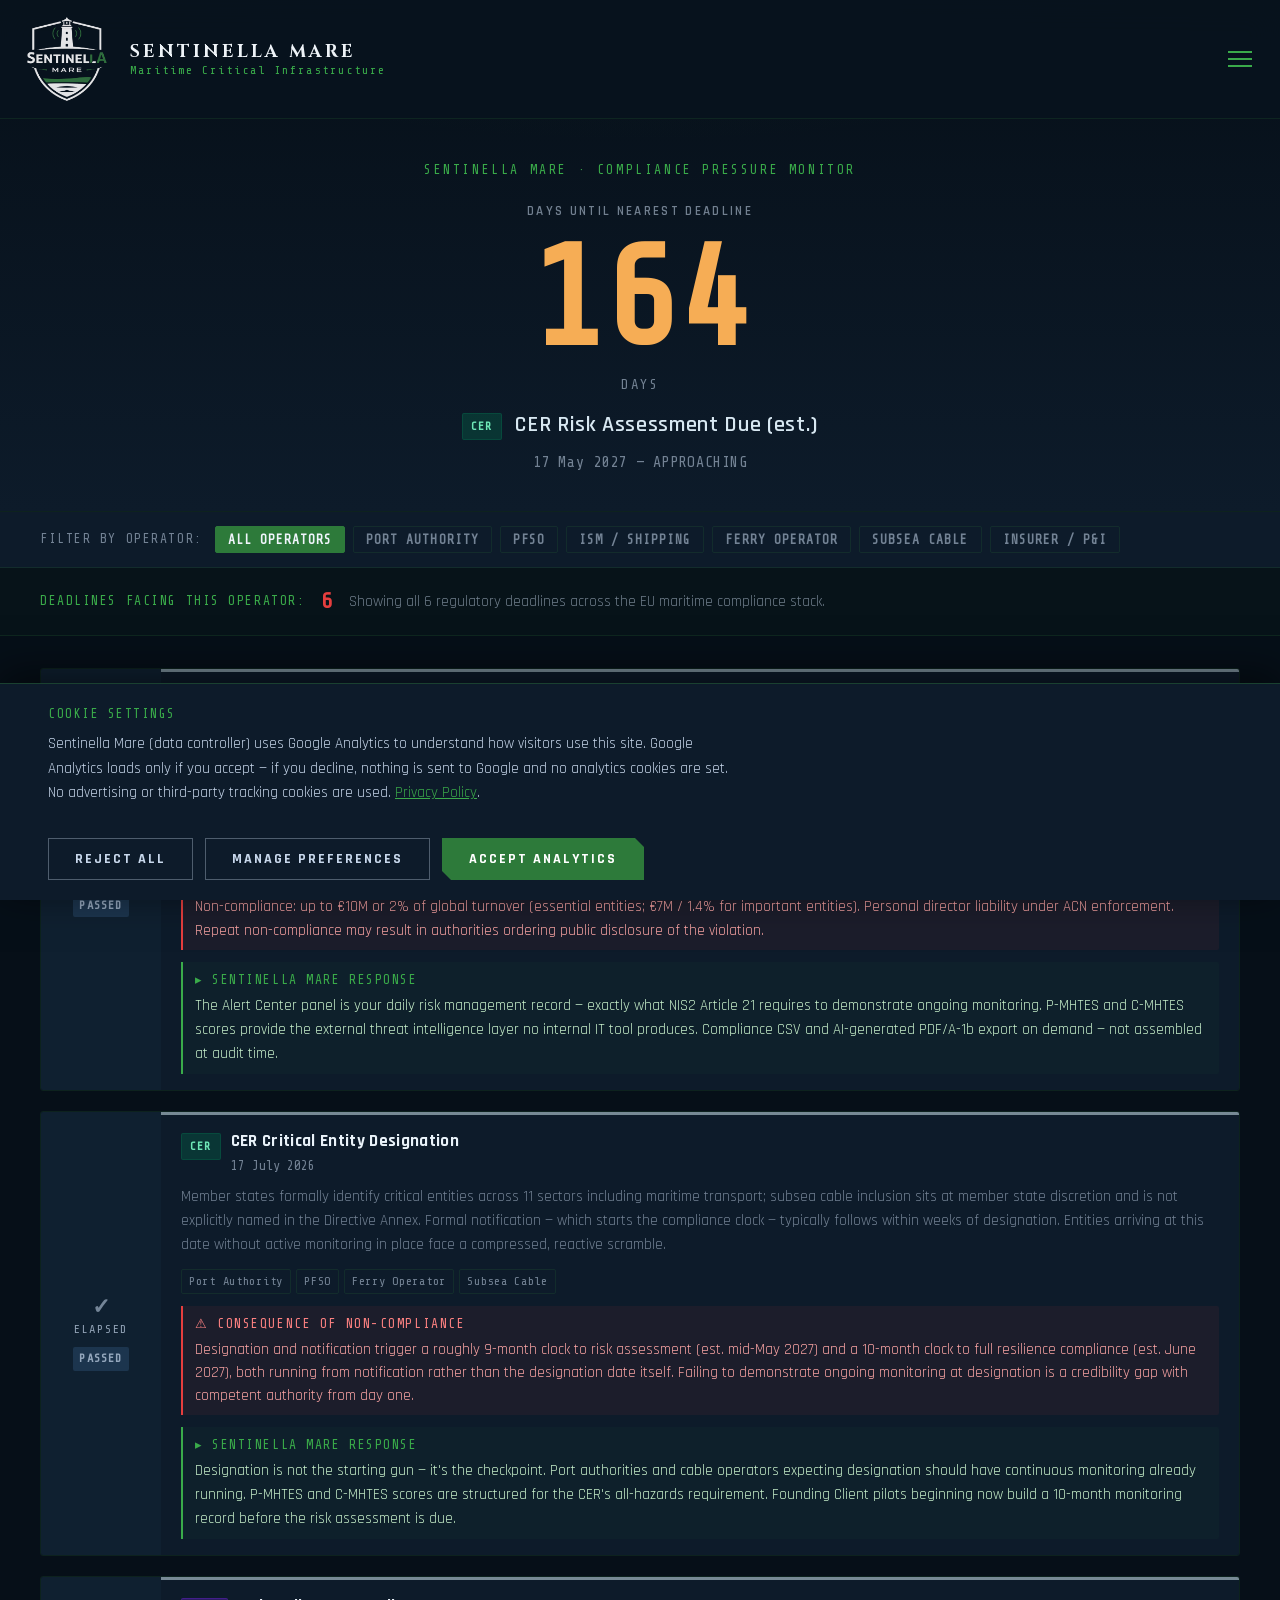
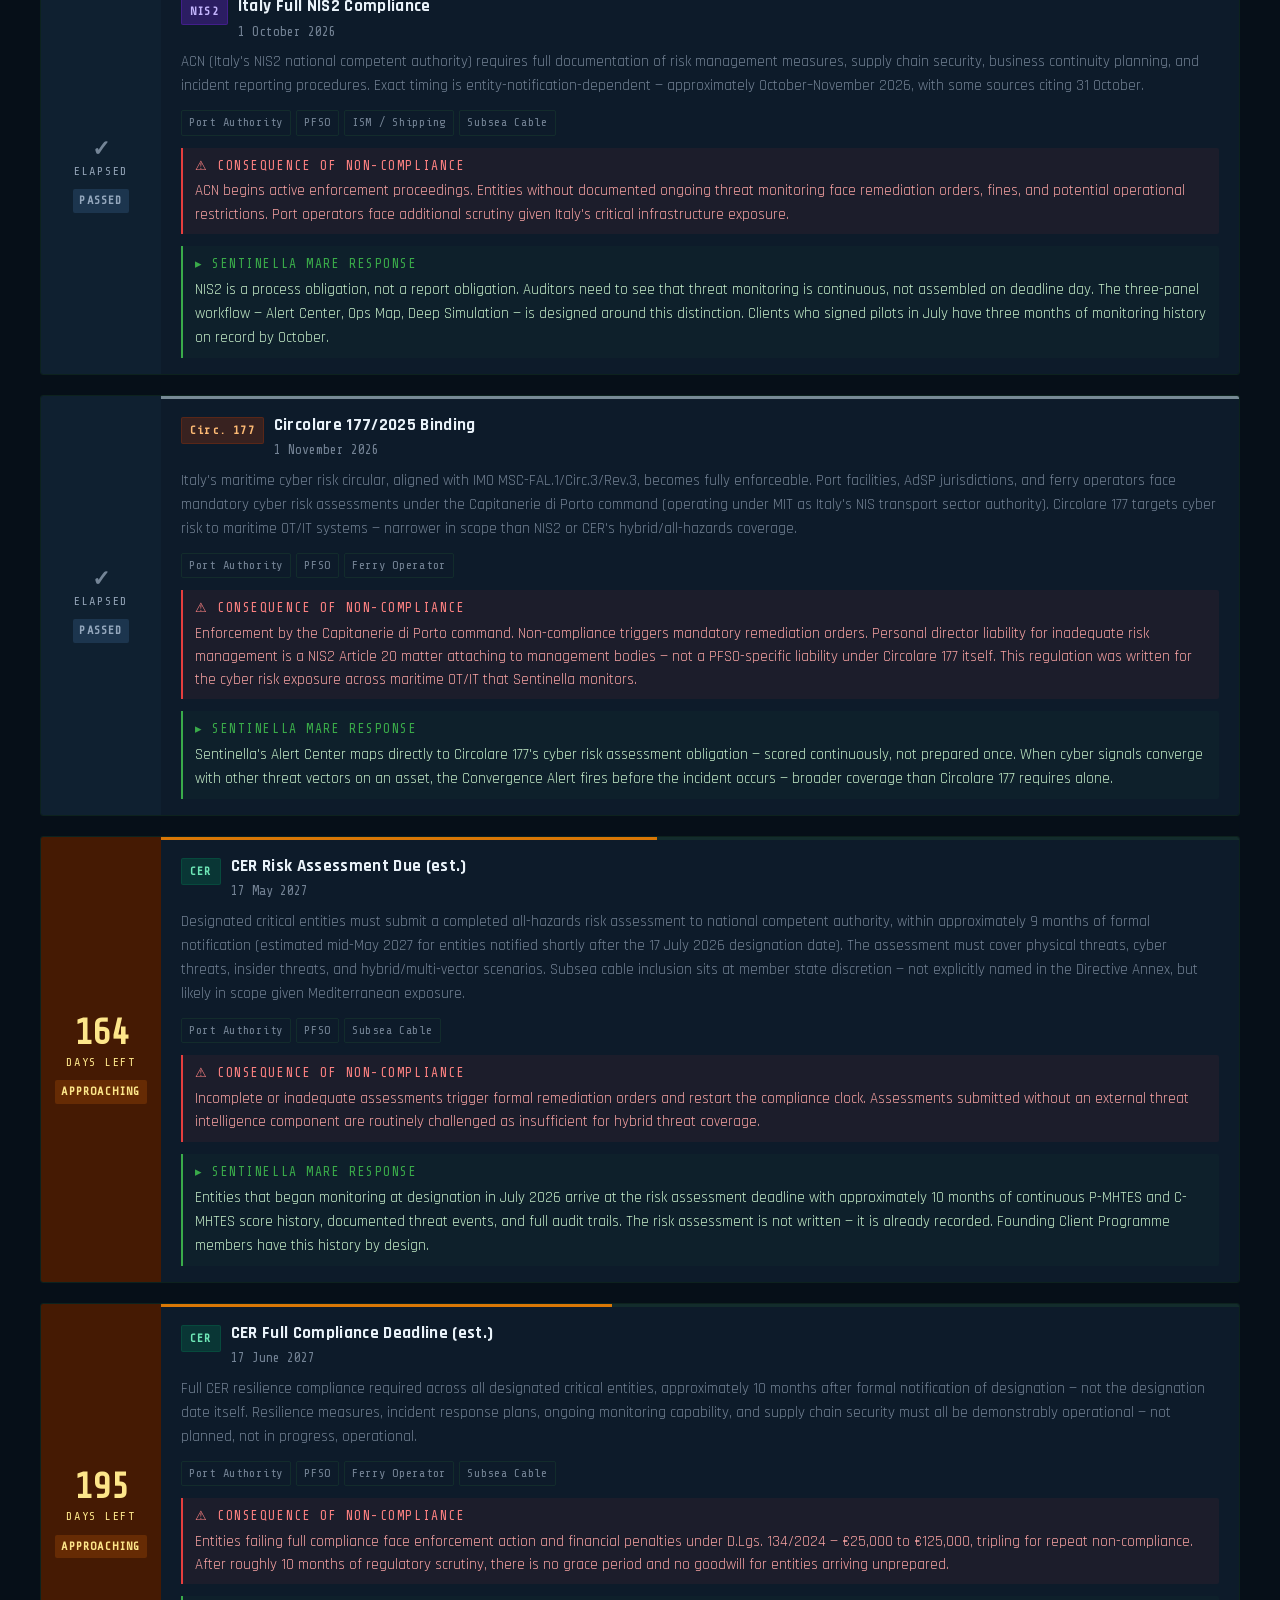
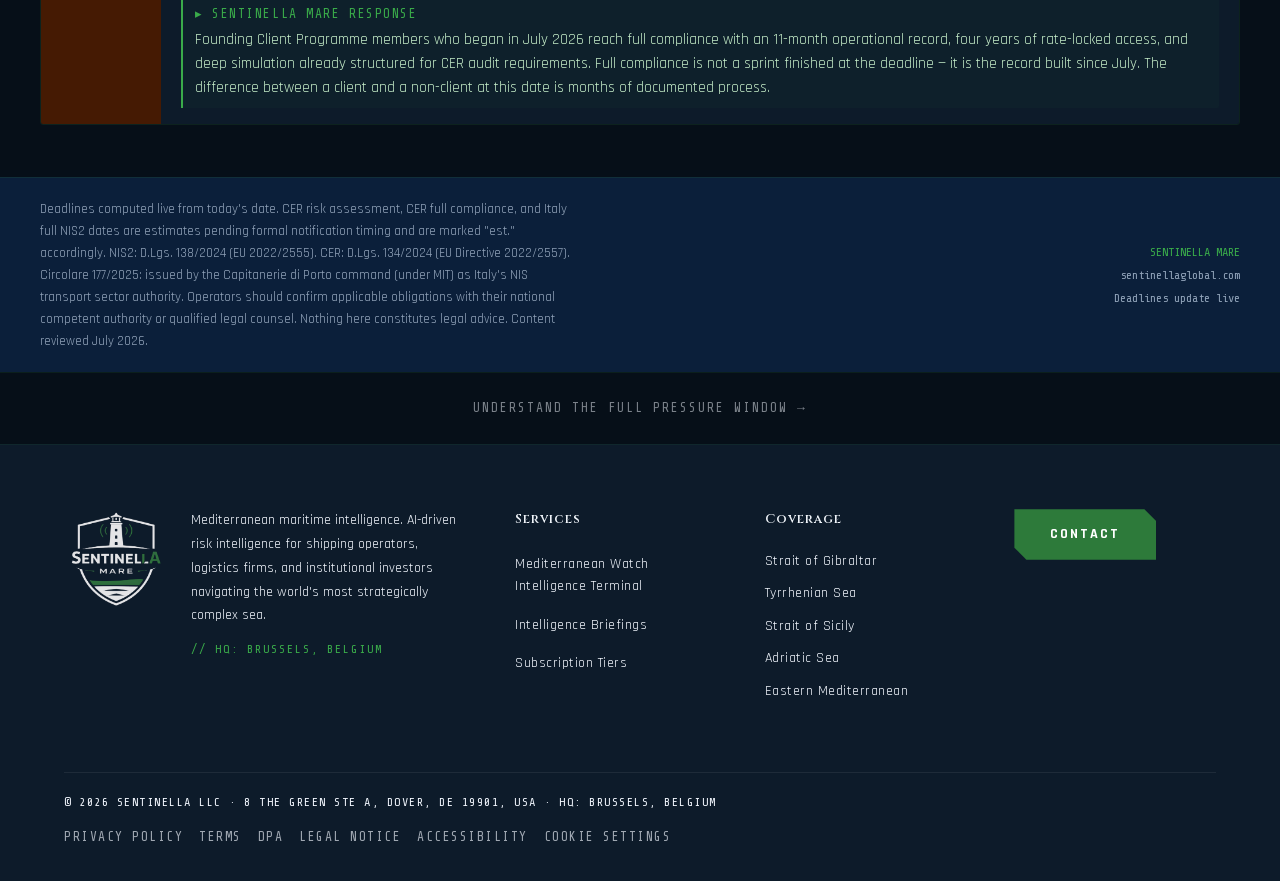
<file: EUMaritimeComplianceCountdown/index.html>
<!DOCTYPE html>
<html lang="en">
<head>
<!-- Google Analytics — Consent Mode "basic".
     The gtag.js tag is deliberately NOT loaded here. It is injected only after
     the visitor grants consent (see the cookie banner script before </body>),
     so no request reaches Google, and no IP address is disclosed to Google,
     unless and until the visitor opts in. -->
<script>
  window.dataLayer = window.dataLayer || [];
  function gtag(){dataLayer.push(arguments);}
  // Queued only — inert until gtag.js is actually loaded post-consent.
  gtag('consent', 'default', {
    analytics_storage: 'denied',
    ad_storage: 'denied',
    ad_user_data: 'denied',
    ad_personalization: 'denied'
  });
</script>
<meta charset="UTF-8">
<meta name="viewport" content="width=device-width, initial-scale=1.0, viewport-fit=cover">
<meta name="theme-color" content="#060f18">
<meta name="color-scheme" content="dark">

<!-- ── PRIMARY SEO ── -->
<title>EU Maritime Compliance Countdown | NIS2, CER Directive &amp; Circular 177/2025 Deadlines — Sentinella Mare</title>
<!-- Favicon -->
<link rel="icon" href="/favicon.ico" sizes="any">
<link rel="icon" type="image/png" sizes="32x32" href="/favicon-32x32.png">
<link rel="icon" type="image/png" sizes="16x16" href="/favicon-16x16.png">
<link rel="apple-touch-icon" href="/apple-touch-icon.png">
<link rel="manifest" href="/site.webmanifest">
<meta name="description" content="Live countdown to every NIS2, CER Directive, and Italian Circular 177/2025 deadline facing Mediterranean port authorities, ferry operators, ISM shipping companies, and subsea cable operators. Filter by operator type.">
<link rel="canonical" href="https://sentinellaglobal.com/EUMaritimeComplianceCountdown">

<!-- ── OPEN GRAPH / SOCIAL ── -->
<meta property="og:type" content="website">
<meta property="og:site_name" content="Sentinella Mare">
<meta property="og:title" content="EU Maritime Compliance Countdown — NIS2, CER &amp; Circular 177/2025 Live Deadlines">
<meta property="og:description" content="Live countdown to every EU maritime regulatory deadline in the 2026–2027 compliance window. Filter by operator type to see exactly what applies to you.">
<meta property="og:url" content="https://sentinellaglobal.com/EUMaritimeComplianceCountdown">
<meta property="og:image" content="https://sentinellaglobal.com/Sentinella%20Mare%20Logo_White.png">
<meta name="twitter:card" content="summary_large_image">
<meta name="twitter:title" content="EU Maritime Compliance Countdown — NIS2, CER &amp; Circular 177/2025">
<meta name="twitter:description" content="Live countdown to every EU maritime regulatory deadline in the 2026–2027 compliance window, from Sentinella Mare.">
<meta name="twitter:image" content="https://sentinellaglobal.com/Sentinella%20Mare%20Logo_White.png">

<!-- ── STRUCTURED DATA ── -->
<script type="application/ld+json">
{
  "@context": "https://schema.org",
  "@type": "ItemList",
  "name": "EU Maritime Compliance Countdown 2026–2027",
  "description": "Live countdown to NIS2, CER Directive, and Italian Circular 177/2025 regulatory deadlines for Mediterranean maritime operators.",
  "itemListElement": [
    {"@type":"Event","position":1,"name":"NIS2 Annual Categorisation Deadline","startDate":"2026-06-30","description":"Annual categorisation submission to the ACN portal for port authorities, PFSOs, ISM shipping companies, and subsea cable operators. ACN's on-site inspections are expected from late 2026.","location":{"@type":"Place","name":"European Union"},"organizer":{"@type":"Organization","name":"Sentinella Mare","url":"https://sentinellaglobal.com"}},
    {"@type":"Event","position":2,"name":"CER Critical Entity Designation","startDate":"2026-07-17","description":"Member states formally identify critical maritime entities. Formal notification, which starts the compliance clock, typically follows within weeks of designation.","location":{"@type":"Place","name":"European Union"},"organizer":{"@type":"Organization","name":"Sentinella Mare","url":"https://sentinellaglobal.com"}},
    {"@type":"Event","position":3,"name":"Italy Full NIS2 Compliance","startDate":"2026-10-01","description":"Full NIS2 compliance obligations active under Italian Legislative Decree 138/2024. Exact date is entity-notification-dependent — approximately October–November 2026.","location":{"@type":"Place","name":"Italy"},"organizer":{"@type":"Organization","name":"Sentinella Mare","url":"https://sentinellaglobal.com"}},
    {"@type":"Event","position":4,"name":"Circolare 177/2025 Binding Date","startDate":"2026-11-01","description":"Italy's maritime cyber risk circular, aligned with IMO MSC-FAL.1/Circ.3, becomes fully enforceable for port facilities and ferry operators.","location":{"@type":"Place","name":"Italy"},"organizer":{"@type":"Organization","name":"Sentinella Mare","url":"https://sentinellaglobal.com"}},
    {"@type":"Event","position":5,"name":"CER Risk Assessment Due","startDate":"2027-05-17","description":"Designated critical entities must submit a completed all-hazards risk assessment to national competent authority, within approximately 9 months of formal notification.","location":{"@type":"Place","name":"European Union"},"organizer":{"@type":"Organization","name":"Sentinella Mare","url":"https://sentinellaglobal.com"}},
    {"@type":"Event","position":6,"name":"CER Full Compliance Deadline","startDate":"2027-06-17","description":"Full CER resilience compliance required across all designated critical maritime entities, approximately 10 months after formal notification of designation.","location":{"@type":"Place","name":"European Union"},"organizer":{"@type":"Organization","name":"Sentinella Mare","url":"https://sentinellaglobal.com"}}
  ]
}
</script>

<!-- Self-hosted webfonts: no third-party request, so no visitor IP is
     disclosed to Google before consent. See /fonts/OFL.txt for licensing. -->
<link rel="stylesheet" href="/fonts/fonts.css">

<style>
  /* WCAG 2.2 SC 2.4.11 Focus Not Obscured: keep focused/anchor targets
     clear of the fixed nav */
  html { scroll-behavior: smooth; scroll-padding-top: 120px; }
*, *::before, *::after { box-sizing: border-box; margin: 0; padding: 0; }

/* ── SITE DESIGN TOKENS ── */
:root {
  --navy:      #060f18;
  --navy-2:    #0d1b2a;
  --navy-3:    #112336;
  --navy-4:    #1a3450;
  --green:     #2d7a3a;
  --green-mid: #3aab4a;
  --green-glow:#4fd962;
  --gold:      #c9a84c;
  --text:      #f0f5fc;
  --white:     #eef3f8;
  --text-dim:  rgba(200,216,236,0.7);
}

/* ── SITE NAV ── */
nav {
  position: fixed; top: 0; left: 0; right: 0; z-index: 999;
  display: flex; align-items: center; justify-content: space-between;
  gap: 40px; /* keep the wordmark from colliding with the nav links */
  padding: 14px 64px;
  background: rgba(8,19,30,0.92);
  -webkit-backdrop-filter: blur(16px);
  backdrop-filter: blur(16px);
  border-bottom: 1px solid rgba(45,122,58,0.18);
}
.nav-logo { display: flex; align-items: center; gap: 14px; text-decoration: none; }
.nav-logo img { height: 90px; width: auto; max-height: 90px; }
.nav-brand { display: flex; flex-direction: column; line-height: 1; }
.nav-brand .n1 {
  font-family: 'Cinzel', serif; font-size: 18px; font-weight: 700;
  color: var(--white); letter-spacing: 3px;
}
.nav-brand .n2 {
  font-family: 'Share Tech Mono', monospace; font-size: 12px;
  color: var(--green-mid); letter-spacing: 2px; margin-top: 3px;
 white-space: nowrap;}
.nav-links { display: flex; align-items: center; gap: 32px; }
.nav-links a {
  color: var(--text); text-decoration: none;
  font-size: 13px; font-weight: 600; letter-spacing: 2px; text-transform: uppercase;
  white-space: nowrap;
  transition: color 0.25s;
}
.nav-links a:hover { color: var(--green-glow); }
.nav-toggle {
  display: none; flex-direction: column; justify-content: center; gap: 5px;
  cursor: pointer; padding: 8px; background: none; border: none; z-index: 1001;
}
.nav-toggle span {
  display: block; width: 24px; height: 2px;
  background: var(--green-mid); transition: all 0.3s;
}
.nav-toggle.open span:nth-child(1) { transform: translateY(7px) rotate(45deg); }
.nav-toggle.open span:nth-child(2) { opacity: 0; }
.nav-toggle.open span:nth-child(3) { transform: translateY(-7px) rotate(-45deg); }
.btn-nav {
  border: 1px solid var(--green); color: var(--green-mid) !important;
  padding: 8px 20px !important; letter-spacing: 2px !important;
  transition: all 0.25s !important;
}
.btn-nav:hover {
  background: var(--green) !important; color: white !important;
  box-shadow: 0 0 24px rgba(79,217,98,0.25) !important;
}

/* ── LANGUAGE DROPDOWN ── */
.lang-dropdown { position: relative; display: flex; align-items: center; }
.lang-globe {
  background: none; border: none; cursor: pointer;
  color: #fff; padding: 4px 6px; line-height: 1;
  transition: color 0.2s; display: flex; align-items: center;
}
.lang-globe:hover { color: var(--green-glow); }
.lang-menu {
  display: none; position: absolute; right: 0; top: calc(100% + 10px);
  background: rgba(6,15,24,0.98); border: 1px solid rgba(45,122,58,0.3);
  border-radius: 4px; flex-direction: column; min-width: 64px;
  overflow: hidden; z-index: 1100;
  box-shadow: 0 8px 24px rgba(0,0,0,0.5);
}
.lang-dropdown.open .lang-menu { display: flex; }
.lang-menu .lang-btn {
  background: none; border: none; border-bottom: 1px solid rgba(45,122,58,0.15);
  cursor: pointer; color: rgba(200,216,236,0.55);
  font-family: 'Share Tech Mono', monospace; font-size: 13px;
  padding: 9px 16px; text-transform: uppercase; text-align: center;
  transition: color 0.2s, background 0.2s; letter-spacing: 1.5px;
}
.lang-menu .lang-btn:last-child { border-bottom: none; }
.lang-menu .lang-btn:hover { color: var(--green-glow); background: rgba(45,122,58,0.1); }
.lang-menu .lang-btn.active { color: var(--green-mid); }

/* ── COMPLIANCE DROPDOWN ── */
.nav-comp-wrap { position: relative; display: flex; align-items: center; }
.nav-comp-trigger {
  background: none; border: none; cursor: pointer; padding: 0;
  color: var(--text); font-family: 'Rajdhani', sans-serif;
  font-size: 13px; font-weight: 600; letter-spacing: 2px; text-transform: uppercase;
  white-space: nowrap;
  display: flex; align-items: center; gap: 5px; transition: color 0.25s;
}
.nav-comp-trigger:hover { color: var(--green-glow); }
.nav-comp-trigger svg { transition: transform 0.2s; flex-shrink: 0; }
.nav-comp-wrap.open .nav-comp-trigger { color: var(--green-glow); }
.nav-comp-wrap.open .nav-comp-trigger svg { transform: rotate(180deg); }
.nav-comp-menu {
  display: none; position: absolute;
  top: calc(100% + 16px); left: 50%; transform: translateX(-50%);
  background: rgba(6,15,24,0.98); border: 1px solid rgba(45,122,58,0.3);
  border-radius: 4px; min-width: 220px; z-index: 1100;
  box-shadow: 0 8px 24px rgba(0,0,0,0.5); overflow: hidden;
}
.nav-comp-wrap.open .nav-comp-menu { display: block; }
.nav-comp-menu a {
  display: block; padding: 12px 20px;
  color: rgba(200,216,236,0.7);
  font-family: 'Share Tech Mono', monospace; font-size: 12px;
  letter-spacing: 2px; text-transform: uppercase; text-decoration: none;
  border-bottom: 1px solid rgba(45,122,58,0.12);
  transition: color 0.2s, background 0.2s;
}
.nav-comp-menu a:last-child { border-bottom: none; }
.nav-comp-menu a:hover { color: var(--green-glow); background: rgba(45,122,58,0.08); }
.nav-comp-menu .comp-link-label {
  display: block; font-size: 12px; color: rgba(45,122,58,0.6);
  letter-spacing: 1.5px; margin-top: 2px;
}

/* ── SITE FOOTER ── */
footer {
  background: var(--navy-2);
  padding: 64px 64px 36px;
  border-top: 1px solid rgba(45,122,58,0.12);
}
.footer-top {
  display: grid; grid-template-columns: 2fr 1fr 1fr 1fr;
  gap: 48px; margin-bottom: 60px;
}
.footer-brand { display: flex; flex-direction: row; align-items: flex-start; gap: 20px; }
.footer-brand-text { display: flex; flex-direction: column; gap: 12px; }
.footer-brand img { height: 100px; width: fit-content; }
.footer-brand p {
  font-size: 14px; line-height: 1.7; color: var(--text);
  max-width: 280px; font-family: 'Rajdhani', sans-serif;
}
.footer-brand .hq {
  font-family: 'Share Tech Mono', monospace;
  font-size: 12px; letter-spacing: 2px; color: var(--green-mid);
  text-transform: uppercase;
}
.footer-contact-btn { display: inline-block; width: fit-content; }
  .footer-col a.footer-contact-btn { color: #fff; }  /* WCAG 1.4.3: .footer-col a would otherwise win on specificity and dim this button's text */
.footer-col .footer-nav-title {
  font-family: 'Cinzel', serif;
  font-size: 13px; font-weight: 600;
  color: var(--white); letter-spacing: 1px;
  margin-bottom: 20px;
}
.footer-col a, .footer-col p {
  display: block; font-size: 14px;
  color: var(--text); text-decoration: none;
  margin-bottom: 10px; letter-spacing: 0.5px;
  transition: color 0.25s; font-family: 'Rajdhani', sans-serif;
}
.footer-col a:hover { color: var(--green-mid); }
.btn-primary {
  background: var(--green); color: white;
  padding: 14px 36px; font-family: 'Rajdhani', sans-serif;
  font-size: 13px; font-weight: 700; letter-spacing: 2.5px;
  text-transform: uppercase; text-decoration: none;
  border: none; cursor: pointer; display: inline-block;
  -webkit-clip-path: polygon(0 0, calc(100% - 12px) 0, 100% 12px, 100% 100%, 12px 100%, 0 calc(100% - 12px));
  clip-path: polygon(0 0, calc(100% - 12px) 0, 100% 12px, 100% 100%, 12px 100%, 0 calc(100% - 12px));
  transition: all 0.3s;
}
.btn-primary:hover {
  background: var(--green-mid);
  box-shadow: 0 0 30px rgba(58,171,74,0.4);
  transform: translateY(-2px);
}

/* ── PAGE BODY ── */
body {
  background: #060f18;
  color: #f0f5fc;
  font-family: 'Rajdhani', sans-serif;
  font-size: 16px;
  line-height: 1.6;
  /* Stop iOS inflating text when the device rotates to landscape */
  -webkit-text-size-adjust: 100%;
  text-size-adjust: 100%;
  min-height: 100vh;
  min-height: 100dvh; /* iOS: account for the dynamic toolbar */
}

/* ── PAGE VARIABLES (scoped, don't conflict with site vars) ── */
.page-wrap {
  --pg-navy:    #0B1F3A;
  --pg-panel:   #0d1b2a;
  --pg-panel2:  #102840;
  --pg-teal:    #3aab4a;
  --pg-teal-d:  #007A84;
  --pg-text:    #D8E8F2;
  --pg-dim:     rgba(200,216,236,0.55);
  --pg-border:  rgba(45,122,58,0.18);
  --pg-crit:    #E53E3E;
  --pg-crit-d:  #7B1D1D;
  --pg-urgent:  #D97706;
  --pg-urgent-d:#78350F;
  --pg-appr:    #B45309;
  --pg-upcoming:#325C46;
  --pg-passed:  #2A4A6C;
}

/* Hero */
.page-hero {
  background: linear-gradient(180deg, #060f18 0%, #0d1b2a 100%);
  border-bottom: 1px solid rgba(45,122,58,0.18);
  padding: 48px 40px 36px;
  text-align: center;
  position: relative;
  overflow: hidden;
  padding-top: 160px;
}
.page-hero::before {
  content: '';
  position: absolute; inset: 0;
  background: radial-gradient(ellipse 60% 40% at 50% 0%, rgba(45,122,58,0.06) 0%, transparent 70%);
  pointer-events: none;
}
.wordmark {
  font-family: 'Share Tech Mono', monospace;
  font-size: 13px;
  letter-spacing: 0.2em;
  text-transform: uppercase;
  color: #3aab4a;
  margin: 0 0 20px;
  font-weight: 400;
}
.hero-label {
  font-family: 'Rajdhani', sans-serif;
  font-size: 13px;
  font-weight: 600;
  letter-spacing: 0.18em;
  text-transform: uppercase;
  color: rgba(200,216,236,0.55);
  margin-bottom: 8px;
}
.hero-days {
  font-family: 'Share Tech Mono', monospace;
  font-size: clamp(72px, 15vw, 140px);
  font-weight: 700;
  line-height: 1;
  color: #E53E3E;
  text-shadow: 0 0 60px rgba(229,62,62,0.4);
  letter-spacing: -0.02em;
  margin-bottom: 4px;
}
.hero-days.urgent-color  { color: #D97706; text-shadow: 0 0 60px rgba(217,119,6,0.4); }
.hero-days.appr-color    { color: #F6AD55; text-shadow: none; }
.hero-days.upcoming-color{ color: #4fd962; text-shadow: 0 0 40px rgba(79,217,98,0.3); }
.hero-unit {
  font-family: 'Share Tech Mono', monospace;
  font-size: 14px;
  color: rgba(200,216,236,0.55);
  letter-spacing: 0.1em;
  text-transform: uppercase;
  margin-bottom: 12px;
}
.hero-deadline {
  font-family: 'Rajdhani', sans-serif;
  font-size: 22px;
  font-weight: 600;
  color: #D8E8F2;
  letter-spacing: 0.03em;
}
.hero-reg {
  display: inline-block;
  font-family: 'Share Tech Mono', monospace;
  font-size: 12px;
  font-weight: 700;
  letter-spacing: 0.12em;
  padding: 2px 8px;
  border-radius: 2px;
  margin-right: 8px;
  vertical-align: middle;
}
.pulse { animation: pulse 2s ease-in-out infinite; }
@keyframes pulse { 0%,100%{opacity:1} 50%{opacity:0.7} }
.hero-sub {
  margin-top: 8px;
  font-size: 15px;
  color: rgba(200,216,236,0.55);
  font-family: 'Share Tech Mono', monospace;
  letter-spacing: 0.04em;
}

/* Filter bar */
.filter-bar {
  background: #0d1b2a;
  border-bottom: 1px solid rgba(45,122,58,0.18);
  padding: 14px 40px;
  display: flex;
  gap: 8px;
  flex-wrap: wrap;
  align-items: center;
}
.filter-label {
  font-family: 'Share Tech Mono', monospace;
  font-size: 13px;
  letter-spacing: 0.12em;
  text-transform: uppercase;
  color: rgba(200,216,236,0.55);
  margin-right: 4px;
}
.seg-btn {
  font-family: 'Share Tech Mono', monospace;
  font-size: 13px;
  font-weight: 700;
  letter-spacing: 0.08em;
  text-transform: uppercase;
  padding: 5px 12px;
  border-radius: 2px;
  border: 1px solid rgba(45,122,58,0.18);
  background: transparent;
  color: rgba(200,216,236,0.55);
  cursor: pointer;
  transition: all 0.15s;
}
.seg-btn:hover { border-color: #3aab4a; color: #3aab4a; }
.seg-btn.active { background: #2d7a3a; border-color: #2d7a3a; color: #f0f5fc; }

/* Larger tap targets on touch devices — visual size unchanged for mouse users */
@media (hover: none) and (pointer: coarse) {
  .seg-btn { padding: 13px 14px; min-height: 44px; }
}

/* Overlap strip */
.overlap-strip {
  background: rgba(45,122,58,0.04);
  border-bottom: 1px solid rgba(45,122,58,0.18);
  padding: 16px 40px;
  display: flex;
  align-items: center;
  gap: 16px;
  flex-wrap: wrap;
}
.overlap-label {
  font-family: 'Share Tech Mono', monospace;
  font-size: 13px;
  letter-spacing: 0.12em;
  text-transform: uppercase;
  color: #3aab4a;
  white-space: nowrap;
}
.overlap-count {
  font-family: 'Share Tech Mono', monospace;
  font-size: 22px;
  font-weight: 700;
  color: #E53E3E;
}
.overlap-count.low { color: #D97706; }
.overlap-count.vlow { color: #3aab4a; }
.overlap-text {
  font-size: 15px;
  color: rgba(200,216,236,0.55);
  max-width: 480px;
}

/* Timeline */
.timeline { padding: 32px 40px; max-width: 1300px; margin: 0 auto; }
.deadline-card {
  display: grid;
  grid-template-columns: 120px 1fr;
  gap: 0;
  margin-bottom: 20px;
  border-radius: 3px;
  overflow: hidden;
  border: 1px solid rgba(45,122,58,0.18);
  transition: border-color 0.2s;
}
.deadline-card:hover { border-color: rgba(45,122,58,0.3); }
.deadline-card.hidden { display: none; }

/* Left countdown column */
.card-days {
  display: flex;
  flex-direction: column;
  align-items: center;
  justify-content: center;
  padding: 20px 12px;
  text-align: center;
  position: relative;
  min-height: 140px;
}
.card-days.crit    { background: #7B1D1D; }
.card-days.urgent  { background: #78350F; }
.card-days.appr    { background: #451A03; }
.card-days.upcoming{ background: #1A3326; }
.card-days.passed  { background: #0F2030; }
.days-num {
  font-family: 'Share Tech Mono', monospace;
  font-weight: 700;
  line-height: 1;
  letter-spacing: -0.02em;
  margin-bottom: 2px;
}
.crit    .days-num { font-size: 48px; color: #FC8181; }
.urgent  .days-num { font-size: 40px; color: #FCD34D; }
.appr    .days-num { font-size: 36px; color: #FDE68A; }
.upcoming .days-num { font-size: 30px; color: #4fd962; }
.passed  .days-num { font-size: 22px; color: rgba(200,216,236,0.55); }
.days-label {
  font-family: 'Share Tech Mono', monospace;
  font-size: 12px;
  letter-spacing: 0.14em;
  text-transform: uppercase;
}
.crit     .days-label { color: #FCA5A5; }
.urgent   .days-label { color: #FCD34D; }
.appr     .days-label { color: #FDE68A; }
.upcoming .days-label { color: #3aab4a; }
.passed   .days-label { color: rgba(200,216,236,0.7); }
.urgency-tag {
  display: block;
  font-family: 'Share Tech Mono', monospace;
  font-size: 12px;
  font-weight: 700;
  letter-spacing: 0.1em;
  text-transform: uppercase;
  margin-top: 8px;
  padding: 2px 6px;
  border-radius: 2px;
}
.crit .urgency-tag    { background: rgba(229,62,62,0.3); color: #FECACA; }  /* #FCA5A5 = 4.08:1 on the composited red; needs 4.5 at 12px */
.urgent .urgency-tag  { background: rgba(217,119,6,0.3); color: #FCD34D; }
.appr .urgency-tag    { background: rgba(180,83,9,0.3); color: #FDE68A; }
.upcoming .urgency-tag{ background: rgba(45,122,58,0.25); color: #4fd962; }
.passed .urgency-tag  { background: rgba(42,74,108,0.5); color: rgba(200,216,236,0.7); }

/* Right content column */
.card-content {
  background: #0d1b2a;
  padding: 0;
  display: flex;
  flex-direction: column;
}
.burn-bar {
  height: 3px;
  background: rgba(45,122,58,0.18);
  position: relative;
}
.burn-fill {
  height: 100%;
  position: absolute;
  left: 0;
  top: 0;
  transition: width 0.3s;
}
.crit-fill    { background: #E53E3E; }
.urgent-fill  { background: #D97706; }
.appr-fill    { background: #D97706; }
.upcoming-fill{ background: #3aab4a; }
.passed-fill  { background: rgba(200,216,236,0.55); }

.card-inner { padding: 16px 20px; flex: 1; }
.card-top { display: flex; align-items: flex-start; gap: 10px; margin-bottom: 8px; flex-wrap: wrap; }
.reg-badge {
  font-family: 'Share Tech Mono', monospace;
  font-size: 12px;
  font-weight: 700;
  letter-spacing: 0.1em;
  padding: 3px 8px;
  border-radius: 2px;
  flex-shrink: 0;
  margin-top: 2px;
}
.reg-nis2  { background: rgba(91,33,182,0.4); color: #C4B5FD; border: 1px solid rgba(91,33,182,0.5); }
.reg-cer   { background: rgba(6,95,70,0.4);   color: #6EE7B7; border: 1px solid rgba(6,95,70,0.5); }
.reg-c177  { background: rgba(124,45,18,0.4); color: #FDBA74; border: 1px solid rgba(124,45,18,0.5); }
.reg-multi { background: rgba(30,64,175,0.4); color: #93C5FD; border: 1px solid rgba(30,64,175,0.5); }
.card-title {
  font-family: 'Rajdhani', sans-serif;
  font-size: 17px;
  font-weight: 700;
  color: #EAF3FA;
  letter-spacing: 0.02em;
  line-height: 1.25;
  flex: 1;
}
.card-date {
  font-family: 'Share Tech Mono', monospace;
  font-size: 13px;
  color: rgba(200,216,236,0.55);
  white-space: nowrap;
  margin-top: 4px;
}
.card-desc { font-size: 15px; color: rgba(200,216,236,0.55); margin-bottom: 12px; line-height: 1.6; }
.seg-chips { display: flex; flex-wrap: wrap; gap: 5px; margin-bottom: 12px; }
.seg-chip {
  font-family: 'Share Tech Mono', monospace;
  font-size: 12px;
  letter-spacing: 0.06em;
  padding: 2px 7px;
  border: 1px solid rgba(45,122,58,0.18);
  border-radius: 2px;
  color: rgba(200,216,236,0.55);
}
.consequence {
  background: rgba(229,62,62,0.07);
  border-left: 2px solid #E53E3E;
  padding: 8px 12px;
  margin-bottom: 12px;
  border-radius: 0 2px 2px 0;
}
.consequence-label {
  font-family: 'Share Tech Mono', monospace;
  font-size: 13px;
  letter-spacing: 0.12em;
  text-transform: uppercase;
  color: #FC8181;
  margin-bottom: 3px;
}
.consequence-text { font-size: 15px; color: #FCA5A5; line-height: 1.55; }
.sentinella-block {
  background: rgba(45,122,58,0.05);
  border-left: 2px solid #3aab4a;
  padding: 8px 12px;
  border-radius: 0 2px 2px 0;
}
.sentinella-label {
  font-family: 'Share Tech Mono', monospace;
  font-size: 13px;
  letter-spacing: 0.12em;
  text-transform: uppercase;
  color: #3aab4a;
  margin-bottom: 3px;
}
.sentinella-text { font-size: 15px; color: #c8f0cb; line-height: 1.6; }

/* Page footer note */
.page-footer-note {
  border-top: 1px solid rgba(45,122,58,0.18);
  padding: 20px 40px;
  display: flex;
  justify-content: space-between;
  align-items: center;
  flex-wrap: wrap;
  gap: 16px;
  background: #0B1F3A;
}
.page-footer-note .fn-text { font-size: 13px; color: rgba(200,216,236,0.7); max-width: 540px; line-height: 1.7; }
.page-footer-note .fn-sig { font-family: 'Share Tech Mono', monospace; font-size: 12px; color: rgba(200,216,236,0.7); text-align: right; line-height: 1.9; }
.page-footer-note .fn-sig .teal { color: #3aab4a; }

/* iPad landscape — collapse nav to hamburger */
@media (max-width: 1380px) {
  .nav-toggle { display: flex; }
  .nav-links {
    display: none; position: fixed;
    top: 0; left: 0; right: 0; bottom: 0;
    width: 100vw; height: 100vh; height: 100dvh;
    background: var(--navy);
    flex-direction: column; align-items: center; justify-content: center;
    gap: 28px; z-index: 1000;
    overflow-y: auto; padding: 80px 20px 40px;
    overscroll-behavior: contain;
    -webkit-overflow-scrolling: touch;
  }
  .nav-links.open { display: flex; }
  .nav-links a { font-size: 16px; letter-spacing: 3px; }
  .lang-dropdown { order: 10; }
  .nav-comp-wrap { flex-direction: column; width: 100%; align-items: center; }
  .nav-comp-trigger { font-size: 16px; letter-spacing: 3px; }
  .nav-comp-menu {
    position: static; transform: none; display: none;
    background: transparent; border: none; box-shadow: none; min-width: auto;
  }
  .nav-comp-wrap.open .nav-comp-menu {
    display: flex; flex-direction: column; align-items: center; gap: 0; padding: 6px 0;
  }
  .nav-comp-menu a { border: none; font-size: 13px; padding: 8px 0; text-align: center; }
  .nav-comp-menu .comp-link-label { display: none; }
}

/* Mobile nav */
@media (max-width: 768px) {
  nav { padding: 12px 20px; backdrop-filter: none; -webkit-backdrop-filter: none; }
  .nav-logo img { height: 70px; }
  .nav-brand .n1 { font-size: 15px; letter-spacing: 2px; }
  .nav-brand .n2 { font-size: 12px; letter-spacing: 2px; }
  .nav-toggle { display: flex; }
  .nav-links {
    display: none; position: fixed;
    top: 0; left: 0; right: 0; bottom: 0;
    width: 100vw; height: 100vh; height: 100dvh;
    background: var(--navy);
    flex-direction: column; align-items: center; justify-content: center;
    gap: 28px; z-index: 1000;
    overflow-y: auto; padding: 80px 20px 40px;
    overscroll-behavior: contain;
    -webkit-overflow-scrolling: touch;
  }
  .nav-links.open { display: flex; }
  .nav-links a { font-size: 16px; letter-spacing: 3px; }
  .lang-dropdown { order: 10; }
  .nav-links.open .lang-dropdown .lang-menu {
    position: static; display: flex; flex-direction: row; gap: 4px;
    box-shadow: none; background: transparent; border: none; padding: 4px 0;
  }
  .nav-comp-wrap { flex-direction: column; width: 100%; align-items: center; }
  .nav-comp-trigger { font-size: 16px; letter-spacing: 3px; }
  .nav-comp-menu {
    position: static; transform: none; display: none;
    background: transparent; border: none; box-shadow: none; min-width: auto;
  }
  .nav-comp-wrap.open .nav-comp-menu {
    display: flex; flex-direction: column; align-items: center; gap: 0; padding: 6px 0;
  }
  .nav-comp-menu a { border: none; font-size: 13px; padding: 8px 0; text-align: center; }
  .nav-comp-menu .comp-link-label { display: none; }
  .page-hero { padding: 36px 20px 28px; padding-top: 140px; }
  .timeline { padding: 20px 16px; }
  .filter-bar { padding: 12px 16px; }
  .overlap-strip { padding: 14px 16px; }
  .page-footer-note { padding: 16px; }
  .deadline-card { grid-template-columns: 90px 1fr; }
  .crit .days-num { font-size: 36px; }
  .card-inner { padding: 12px 14px; }
  footer { padding: 36px 20px 24px; }
  .footer-top { grid-template-columns: 1fr; gap: 28px; }
  .footer-brand { flex-direction: row; flex-wrap: wrap; }
}

@media (max-width: 480px) {
  nav { padding: 10px 16px; }
  .nav-logo img { height: 56px; }
  .nav-brand .n1 { font-size: 13px; letter-spacing: 1px; }
  .nav-brand .n2 { font-size: 12px; letter-spacing: 2px; display: none; }
}

a, button { -webkit-tap-highlight-color: transparent; }

@media (prefers-reduced-motion: reduce) {
  *, *::before, *::after { animation-duration: 0.01ms !important; animation-iteration-count: 1 !important; transition-duration: 0.01ms !important; }
}
.cross-link-strip {
  text-align: center;
  padding: 20px 40px;
  border-top: 1px solid rgba(45,122,58,0.15);
  background: #060f18;
}
/* WCAG 2.2 SC 2.5.8: standalone link rendered 15px tall. */
.cross-link-strip a {
  display: inline-block; padding: 5px 0;
  font-family: 'Share Tech Mono', monospace;
  font-size: 13px; letter-spacing: 2px; text-transform: uppercase;
  color: rgba(240,245,252,0.5); text-decoration: none;
  transition: color 0.2s;
}
.cross-link-strip a:hover { color: #4fd962; }
  .footer-legal-links {
    display: flex; align-items: flex-start; gap: 16px; flex-wrap: wrap;
  }
  .footer-legal-link {
    font-family: 'Share Tech Mono', monospace;
    font-size: 13px; letter-spacing: 1.5px; color: rgba(240,245,252,0.65);
    text-transform: uppercase; text-decoration: none;
    background: none; border: none; cursor: pointer; padding: 6px 0;
    line-height: 1; vertical-align: top;
    transition: color 0.2s;
  }
  .footer-legal-link:hover { color: #eef3f8; }

  /* ── Accessibility: focus, skip link, in-text link cues ── */
  a:focus-visible, button:focus-visible, input:focus-visible,
  select:focus-visible, textarea:focus-visible,
  [tabindex]:not([tabindex="-1"]):focus-visible {
    outline: 3px solid #4fd962; outline-offset: 3px; border-radius: 3px;
  }
  main:focus { outline: none; }
  .skip-link {
    position: absolute; left: 12px; top: -60px; z-index: 3000;
    background: #2d7a3a; color: #fff; padding: 12px 20px; border-radius: 4px;
    font-family: 'Rajdhani', sans-serif; font-weight: 700; font-size: 13px;
    letter-spacing: 2px; text-transform: uppercase; text-decoration: none;
    transition: top 0.2s;
  }
  .skip-link:focus { top: 12px; }
  .sm-cookie-text a { text-decoration: underline; }


/* iOS safe-area + nav edge padding (matches legal pages) */
@supports (padding: max(0px)) {
  nav {
    padding-top: max(14px, env(safe-area-inset-top));
    padding-left: max(20px, calc((100% - 1440px) / 2), env(safe-area-inset-left));
    padding-right: max(20px, calc((100% - 1440px) / 2), env(safe-area-inset-right));
  }
  /* Keep footer content clear of the iPhone home indicator */
  footer {
    padding-bottom: max(32px, env(safe-area-inset-bottom));
  }
  @media (max-width: 480px) {
    nav { padding-top: max(10px, env(safe-area-inset-top)); }
    footer { padding-bottom: max(20px, env(safe-area-inset-bottom)); }
  }
}

  /* WCAG 2.2 SC 2.5.8 Target Size */
  .footer-col a { padding: 3px 0; }
  /* .footer-col a wins on specificity over .btn-primary; restore button sizing/shape for the Contact CTA */
  .footer-col a.footer-contact-btn {
    display: inline-block; padding: 14px 36px; letter-spacing: 2px; margin-bottom: 0;
  }
  .footer-legal-links { row-gap: 4px; }
  /* Primary nav links rendered 15-23px tall — under the 24px minimum, and not
     covered by the inline-in-prose exception. Vertical padding only, so the nav
     height (driven by the logo) is unchanged. */
  .nav-links > a { padding: 5px 0; }
  .nav-comp-trigger { padding: 5px 0; }

/* ---- Device polish: desktop, tablet, phone ---- */
html{-webkit-tap-highlight-color:rgba(79,217,98,.18)}
a,button,summary,label,select,[role="button"],[role="tab"]{touch-action:manipulation}
.nav-logo img{width:auto}
@media (max-width:360px){
  .nav-logo img{width:100px;height:64px;object-fit:contain}
  .nav-brand .n1{font-size:12px;letter-spacing:.5px}
}
@media (min-width:1381px) and (max-width:1500px){
  nav{padding-left:32px;padding-right:32px}
  .nav-links{gap:20px}
}
@media (pointer:coarse),(max-width:1024px){
  .nav-toggle{min-width:44px;min-height:44px}
  .footer-col a{display:flex;align-items:center;min-height:44px}
  .footer-legal-link,.seg-btn{display:inline-flex;align-items:center;min-height:44px}
  .footer-legal-link{min-width:44px;justify-content:center}
}
</style>
</head>
<body>

<a href="#main" class="skip-link">Skip to content</a>

<!-- ── SITE NAV ── -->
<nav>
  <a class="nav-logo" href="/">
    <img src="/Sentinella Mare Logo_White_360.png" width="360" height="337" alt="Sentinella Mare" fetchpriority="high" decoding="async">
    <div class="nav-brand">
      <span class="n1">SENTINELLA MARE</span>
      <span class="n2">Maritime Critical Infrastructure</span>
    </div>
  </a>
  <button class="nav-toggle" id="navToggle" aria-label="Toggle menu" aria-expanded="false" aria-controls="navLinks" onclick="this.classList.toggle('open'); document.getElementById('navLinks').classList.toggle('open')">
    <span></span><span></span><span></span>
  </button>
  <div class="nav-links" id="navLinks">
    <a href="/#protect" onclick="document.getElementById('navToggle').classList.remove('open'); document.getElementById('navLinks').classList.remove('open')">How It Protects</a>
    <a href="/#methodology" onclick="document.getElementById('navToggle').classList.remove('open'); document.getElementById('navLinks').classList.remove('open')">Methodology</a>
    <a href="/#enterprise" onclick="document.getElementById('navToggle').classList.remove('open'); document.getElementById('navLinks').classList.remove('open')">Enterprise</a>
    <a href="/Leadership" onclick="document.getElementById('navToggle').classList.remove('open'); document.getElementById('navLinks').classList.remove('open')">Leadership</a>
    <div class="nav-comp-wrap" id="complianceNav">
      <button class="nav-comp-trigger" aria-expanded="false" aria-haspopup="true" aria-controls="complianceMenu" onclick="document.getElementById('complianceNav').classList.toggle('open')">
        Compliance
        <svg width="10" height="6" viewBox="0 0 10 6" fill="none" xmlns="http://www.w3.org/2000/svg">
          <path d="M1 1L5 5L9 1" stroke="currentColor" stroke-width="1.5" stroke-linecap="round" stroke-linejoin="round"/>
        </svg>
      </button>
      <div class="nav-comp-menu" id="complianceMenu">
        <a href="/EUMaritimeComplianceCountdown" target="_blank" rel="noopener noreferrer">
          Deadline Countdown
          <span class="comp-link-label">NIS2 · CER · Circ. 177 live timers</span>
        </a>
        <a href="/EUMaritimeComplianceExplained" target="_blank" rel="noopener noreferrer">
          Compliance Explained
          <span class="comp-link-label">2026–2027 pressure window guide</span>
        </a>
      </div>
    </div>
    <div class="lang-dropdown" id="langDropdown">
      <button class="lang-globe" onclick="document.getElementById('langDropdown').classList.toggle('open')" aria-label="Select language" aria-expanded="false" aria-haspopup="true" aria-controls="langMenu">
        <svg xmlns="http://www.w3.org/2000/svg" width="22" height="22" viewBox="0 0 24 24" fill="none" stroke="currentColor" stroke-width="2.2" stroke-linecap="round" stroke-linejoin="round">
          <circle cx="12" cy="12" r="10"/>
          <ellipse cx="12" cy="12" rx="4" ry="10"/>
          <line x1="2" y1="12" x2="22" y2="12"/>
        </svg>
      </button>
      <div class="lang-menu" id="langMenu">
        <button class="lang-btn active" aria-current="true" id="btn-en">EN</button>
        <button class="lang-btn" id="btn-it">IT</button>
        <button class="lang-btn" id="btn-ar">AR</button>
        <button class="lang-btn" id="btn-el">EL</button>
      </div>
    </div>
    <a href="https://mare.sentinellaglobal.com/" class="btn-nav" target="_blank" rel="noopener noreferrer" onclick="document.getElementById('navToggle').classList.remove('open'); document.getElementById('navLinks').classList.remove('open')">Launch Platform</a>
  </div>
</nav>

<main id="main" tabindex="-1">

<!-- ── PAGE CONTENT ── -->
<div class="page-wrap">

<div class="page-hero" id="hero">
  <h1 class="wordmark">Sentinella Mare · Compliance Pressure Monitor</h1>
  <div class="hero-label">Days until nearest deadline</div>
  <div class="hero-days pulse" id="hero-days">—</div>
  <div class="hero-unit">days</div>
  <div class="hero-deadline" id="hero-deadline">Loading…</div>
  <div class="hero-sub" id="hero-sub"></div>
</div>

<div class="filter-bar">
  <span class="filter-label">Filter by operator:</span>
  <button class="seg-btn active" data-seg="All">All operators</button>
  <button class="seg-btn" data-seg="Port Authority">Port Authority</button>
  <button class="seg-btn" data-seg="PFSO">PFSO</button>
  <button class="seg-btn" data-seg="ISM / Shipping">ISM / Shipping</button>
  <button class="seg-btn" data-seg="Ferry Operator">Ferry Operator</button>
  <button class="seg-btn" data-seg="Subsea Cable">Subsea Cable</button>
  <button class="seg-btn" data-seg="Insurer / P&I">Insurer / P&amp;I</button>
</div>

<div class="overlap-strip" id="overlap-strip">
  <span class="overlap-label">Deadlines facing this operator:</span>
  <span class="overlap-count" id="overlap-count">—</span>
  <span class="overlap-text" id="overlap-text"></span>
</div>

<div class="timeline" id="timeline"></div>

<div class="page-footer-note">
  <div class="fn-text">
    Deadlines computed live from today's date. CER risk assessment, CER full compliance, and Italy full NIS2 dates are estimates pending formal notification timing and are marked "est." accordingly. NIS2: D.Lgs. 138/2024 (EU 2022/2555). CER: D.Lgs. 134/2024 (EU Directive 2022/2557). Circolare 177/2025: issued by the Capitanerie di Porto command (under MIT) as Italy's NIS transport sector authority. Operators should confirm applicable obligations with their national competent authority or qualified legal counsel. Nothing here constitutes legal advice. Content reviewed July 2026.
  </div>
  <div class="fn-sig">
    <span class="teal">SENTINELLA MARE</span><br>
    sentinellaglobal.com<br>
    Deadlines update live
  </div>
</div>

</div><!-- end .page-wrap -->

<div class="cross-link-strip">
  <a href="/EUMaritimeComplianceExplained" target="_blank" rel="noopener noreferrer">Understand the full pressure window →</a>
</div>

<!-- ── SITE FOOTER ── -->
</main>

<footer>
  <div class="footer-top">
    <div class="footer-brand">
      <img src="/Sentinella Mare Logo_White_360.png" width="360" height="337" alt="Sentinella Mare">
      <div class="footer-brand-text">
        <p>Mediterranean maritime intelligence. AI-driven risk intelligence for shipping operators, logistics firms, and institutional investors navigating the world's most strategically complex sea.</p>
        <span class="hq">// HQ: Brussels, Belgium</span>
      </div>
    </div>
    <div class="footer-col">
      <p class="footer-nav-title">Services</p>
      <a href="/#services">Mediterranean Watch Intelligence Terminal</a>
      <a href="/#briefings">Intelligence Briefings</a>
      <a href="/#pricing">Subscription Tiers</a>
    </div>
    <div class="footer-col">
      <p class="footer-nav-title">Coverage</p>
      <p>Strait of Gibraltar</p>
      <p>Tyrrhenian Sea</p>
      <p>Strait of Sicily</p>
      <p>Adriatic Sea</p>
      <p>Eastern Mediterranean</p>
    </div>
    <div class="footer-col">
      <a href="mailto:james@sentinellaglobal.com" class="btn-primary footer-contact-btn">Contact</a>
    </div>
  </div>

  <div class="footer-bottom" style="display:flex;align-items:center;justify-content:space-between;flex-wrap:wrap;gap:12px 48px;padding:20px 0 0;border-top:1px solid rgba(255,255,255,0.07);">
    <p style="font-family:'Share Tech Mono',monospace;font-size:12px;letter-spacing:1.5px;color:#f0f5fc;text-transform:uppercase;">© 2026 Sentinella LLC · 8 The Green STE A, Dover, DE 19901, USA · HQ: Brussels, Belgium</p>
    <div class="footer-legal-links">
      <a href="/privacypolicy/" class="footer-legal-link">Privacy Policy</a>
      <a href="/legalterms/" class="footer-legal-link">Terms</a>
      <a href="/dpa/" class="footer-legal-link">DPA</a>
      <a href="/legalnotice/" class="footer-legal-link">Legal Notice</a>
      <a href="/accessibility/" class="footer-legal-link">Accessibility</a>
      <button onclick="if(typeof smOpenCookieSettings==='function')smOpenCookieSettings();" class="footer-legal-link">Cookie Settings</button>
    </div>
  </div>
</footer>

<script>
const DEADLINES = [
  {
    id: "nis2-audit",
    date: "2026-06-30",
    windowStart: "2026-01-01",
    reg: "NIS2",
    regClass: "reg-nis2",
    title: "NIS2 Annual Categorisation Deadline",
    segments: ["Port Authority","PFSO","ISM / Shipping","Subsea Cable"],
    desc: "Annual entity categorisation submission to the ACN portal — not a formal audit. Entities must register their risk classification and confirm a documented risk assessment process, incident reporting capability, supply chain security measures, and active governance are in place. ACN's on-site inspections are expected from late 2026.",
    consequence: "Non-compliance: up to €10M or 2% of global turnover (essential entities; €7M / 1.4% for important entities). Personal director liability under ACN enforcement. Repeat non-compliance may result in authorities ordering public disclosure of the violation.",
    sentinella: "The Alert Center panel is your daily risk management record — exactly what NIS2 Article 21 requires to demonstrate ongoing monitoring. P-MHTES and C-MHTES scores provide the external threat intelligence layer no internal IT tool produces. Compliance CSV and AI-generated PDF/A-1b export on demand — not assembled at audit time."
  },
  {
    id: "cer-designation",
    date: "2026-07-17",
    windowStart: "2026-01-17",
    reg: "CER",
    regClass: "reg-cer",
    title: "CER Critical Entity Designation",
    segments: ["Port Authority","PFSO","Ferry Operator","Subsea Cable"],
    desc: "Member states formally identify critical entities across 11 sectors including maritime transport; subsea cable inclusion sits at member state discretion and is not explicitly named in the Directive Annex. Formal notification — which starts the compliance clock — typically follows within weeks of designation. Entities arriving at this date without active monitoring in place face a compressed, reactive scramble.",
    consequence: "Designation and notification trigger a roughly 9-month clock to risk assessment (est. mid-May 2027) and a 10-month clock to full resilience compliance (est. June 2027), both running from notification rather than the designation date itself. Failing to demonstrate ongoing monitoring at designation is a credibility gap with competent authority from day one.",
    sentinella: "Designation is not the starting gun — it's the checkpoint. Port authorities and cable operators expecting designation should have continuous monitoring already running. P-MHTES and C-MHTES scores are structured for the CER's all-hazards requirement. Founding Client pilots beginning now build a 10-month monitoring record before the risk assessment is due."
  },
  {
    id: "nis2-italy",
    date: "2026-10-01",
    windowStart: "2025-10-01",
    reg: "NIS2",
    regClass: "reg-nis2",
    title: "Italy Full NIS2 Compliance",
    segments: ["Port Authority","PFSO","ISM / Shipping","Subsea Cable"],
    desc: "ACN (Italy's NIS2 national competent authority) requires full documentation of risk management measures, supply chain security, business continuity planning, and incident reporting procedures. Exact timing is entity-notification-dependent — approximately October–November 2026, with some sources citing 31 October.",
    consequence: "ACN begins active enforcement proceedings. Entities without documented ongoing threat monitoring face remediation orders, fines, and potential operational restrictions. Port operators face additional scrutiny given Italy's critical infrastructure exposure.",
    sentinella: "NIS2 is a process obligation, not a report obligation. Auditors need to see that threat monitoring is continuous, not assembled on deadline day. The three-panel workflow — Alert Center, Ops Map, Deep Simulation — is designed around this distinction. Clients who signed pilots in July have three months of monitoring history on record by October."
  },
  {
    id: "c177",
    date: "2026-11-01",
    windowStart: "2025-11-01",
    reg: "Circ. 177",
    regClass: "reg-c177",
    title: "Circolare 177/2025 Binding",
    segments: ["Port Authority","PFSO","Ferry Operator"],
    desc: "Italy's maritime cyber risk circular, aligned with IMO MSC-FAL.1/Circ.3/Rev.3, becomes fully enforceable. Port facilities, AdSP jurisdictions, and ferry operators face mandatory cyber risk assessments under the Capitanerie di Porto command (operating under MIT as Italy's NIS transport sector authority). Circolare 177 targets cyber risk to maritime OT/IT systems — narrower in scope than NIS2 or CER's hybrid/all-hazards coverage.",
    consequence: "Enforcement by the Capitanerie di Porto command. Non-compliance triggers mandatory remediation orders. Personal director liability for inadequate risk management is a NIS2 Article 20 matter attaching to management bodies — not a PFSO-specific liability under Circolare 177 itself. This regulation was written for the cyber risk exposure across maritime OT/IT that Sentinella monitors.",
    sentinella: "Sentinella's Alert Center maps directly to Circolare 177's cyber risk assessment obligation — scored continuously, not prepared once. When cyber signals converge with other threat vectors on an asset, the Convergence Alert fires before the incident occurs — broader coverage than Circolare 177 requires alone."
  },
  {
    id: "cer-risk",
    date: "2027-05-17",
    windowStart: "2026-07-17",
    reg: "CER",
    regClass: "reg-cer",
    title: "CER Risk Assessment Due (est.)",
    segments: ["Port Authority","PFSO","Subsea Cable"],
    desc: "Designated critical entities must submit a completed all-hazards risk assessment to national competent authority, within approximately 9 months of formal notification (estimated mid-May 2027 for entities notified shortly after the 17 July 2026 designation date). The assessment must cover physical threats, cyber threats, insider threats, and hybrid/multi-vector scenarios. Subsea cable inclusion sits at member state discretion — not explicitly named in the Directive Annex, but likely in scope given Mediterranean exposure.",
    consequence: "Incomplete or inadequate assessments trigger formal remediation orders and restart the compliance clock. Assessments submitted without an external threat intelligence component are routinely challenged as insufficient for hybrid threat coverage.",
    sentinella: "Entities that began monitoring at designation in July 2026 arrive at the risk assessment deadline with approximately 10 months of continuous P-MHTES and C-MHTES score history, documented threat events, and full audit trails. The risk assessment is not written — it is already recorded. Founding Client Programme members have this history by design."
  },
  {
    id: "cer-full",
    date: "2027-06-17",
    windowStart: "2026-07-17",
    reg: "CER",
    regClass: "reg-cer",
    title: "CER Full Compliance Deadline (est.)",
    segments: ["Port Authority","PFSO","Ferry Operator","Subsea Cable"],
    desc: "Full CER resilience compliance required across all designated critical entities, approximately 10 months after formal notification of designation — not the designation date itself. Resilience measures, incident response plans, ongoing monitoring capability, and supply chain security must all be demonstrably operational — not planned, not in progress, operational.",
    consequence: "Entities failing full compliance face enforcement action and financial penalties under D.Lgs. 134/2024 — €25,000 to €125,000, tripling for repeat non-compliance. After roughly 10 months of regulatory scrutiny, there is no grace period and no goodwill for entities arriving unprepared.",
    sentinella: "Founding Client Programme members who began in July 2026 reach full compliance with an 11-month operational record, four years of rate-locked access, and deep simulation already structured for CER audit requirements. Full compliance is not a sprint finished at the deadline — it is the record built since July. The difference between a client and a non-client at this date is months of documented process."
  }
];

function parseLocalDate(dateStr) {
  const [y, m, d] = dateStr.split('-').map(Number);
  return new Date(y, m - 1, d);
}
// These are EU regulatory deadlines — "today" must be Brussels (CET/CEST) calendar
// date, not the visitor's local date, so the countdown agrees for every visitor.
function euToday() {
  const parts = new Intl.DateTimeFormat('en-CA', {
    timeZone: 'Europe/Brussels', year: 'numeric', month: '2-digit', day: '2-digit'
  }).formatToParts(new Date());
  const get = t => Number(parts.find(p => p.type === t).value);
  return new Date(get('year'), get('month') - 1, get('day'));
}
function daysFromNow(dateStr) {
  const now = euToday();
  const target = parseLocalDate(dateStr); target.setHours(0,0,0,0);
  return Math.ceil((target - now) / 86400000);
}
function burnPct(windowStart, dateStr) {
  const start = parseLocalDate(windowStart); start.setHours(0,0,0,0);
  const end = parseLocalDate(dateStr); end.setHours(0,0,0,0);
  const now = euToday();
  const total = end - start;
  const elapsed = now - start;
  return Math.min(100, Math.max(0, (elapsed / total) * 100));
}
function urgencyClass(days) {
  if (days < 0)   return "passed";
  if (days <= 30)  return "crit";
  if (days <= 90)  return "urgent";
  if (days <= 200) return "appr";
  return "upcoming";
}
function urgencyLabel(days) {
  if (days < 0)   return "PASSED";
  if (days <= 30)  return "CRITICAL";
  if (days <= 90)  return "URGENT";
  if (days <= 200) return "APPROACHING";
  return "UPCOMING";
}

let activeSeg = "All";

function countOverlap(seg) {
  if (seg === "All") return DEADLINES.length;
  return DEADLINES.filter(d => d.segments.includes(seg)).length;
}

function overlapText(seg, count) {
  if (seg === "All") return "Showing all " + count + " regulatory deadlines across the EU maritime compliance stack.";
  const names = { "Port Authority": "Port authorities and AdSP jurisdictions", "PFSO": "PFSO licence holders", "ISM / Shipping": "ISM operators and shipping companies", "Ferry Operator": "Ferry and ro-ro operators", "Subsea Cable": "Subsea cable operators and owners", "Insurer / P&I": "Insurers and P&I clubs" };
  if (count === 0) return (names[seg] || seg) + " have no direct obligations under the current compliance stack — indirect exposure through client liability remains.";
  return (names[seg] || seg) + " face " + count + " converging regulatory deadlines. Each deadline is independent — missing one does not defer another.";
}

function renderHero() {
  const upcoming = DEADLINES.filter(d => daysFromNow(d.date) >= 0).sort((a,b) => daysFromNow(a.date) - daysFromNow(b.date));
  if (!upcoming.length) {
    document.getElementById('hero-days').textContent = "✓";
    document.getElementById('hero-deadline').textContent = "All deadlines passed";
    return;
  }
  const next = upcoming[0];
  const days = daysFromNow(next.date);
  const uc = urgencyClass(days);
  const el = document.getElementById('hero-days');
  el.textContent = days;
  el.className = 'hero-days' + (days <= 30 ? ' pulse' : '') + (uc === 'urgent' ? ' urgent-color' : uc === 'appr' ? ' appr-color' : uc === 'upcoming' ? ' upcoming-color' : '');
  document.getElementById('hero-deadline').innerHTML =
    `<span class="hero-reg reg-badge ${next.regClass}">${next.reg}</span> ${next.title}`;
  const date = parseLocalDate(next.date);
  const formatted = date.toLocaleDateString('en-GB',{day:'numeric',month:'long',year:'numeric'});
  document.getElementById('hero-sub').textContent = formatted + ' — ' + urgencyLabel(days);
}

function renderTimeline() {
  const container = document.getElementById('timeline');
  container.innerHTML = '';
  DEADLINES.forEach(d => {
    const days = daysFromNow(d.date);
    const uc = urgencyClass(days);
    const burn = burnPct(d.windowStart, d.date);
    const visible = activeSeg === "All" || d.segments.includes(activeSeg);
    const date = parseLocalDate(d.date);
    const formatted = date.toLocaleDateString('en-GB',{day:'numeric',month:'long',year:'numeric'});
    const daysDisplay = days < 0 ? Math.abs(days) + ' days ago' : days;
    const daysLabelText = days < 0 ? 'ELAPSED' : 'DAYS LEFT';

    const card = document.createElement('div');
    card.className = 'deadline-card' + (visible ? '' : ' hidden');
    card.dataset.id = d.id;
    card.innerHTML = `
      <div class="card-days ${uc}">
        <div class="days-num">${days < 0 ? '✓' : daysDisplay}</div>
        <div class="days-label">${daysLabelText}</div>
        <span class="urgency-tag">${urgencyLabel(days)}</span>
      </div>
      <div class="card-content">
        <div class="burn-bar"><div class="burn-fill ${uc}-fill" style="width:${burn}%"></div></div>
        <div class="card-inner">
          <div class="card-top">
            <span class="reg-badge ${d.regClass}">${d.reg}</span>
            <div>
              <div class="card-title">${d.title}</div>
              <div class="card-date">${formatted}</div>
            </div>
          </div>
          <div class="card-desc">${d.desc}</div>
          <div class="seg-chips">${d.segments.map(s=>`<span class="seg-chip">${s}</span>`).join('')}</div>
          <div class="consequence">
            <div class="consequence-label">⚠ Consequence of non-compliance</div>
            <div class="consequence-text">${d.consequence}</div>
          </div>
          <div class="sentinella-block">
            <div class="sentinella-label">▸ Sentinella Mare response</div>
            <div class="sentinella-text">${d.sentinella}</div>
          </div>
        </div>
      </div>`;
    container.appendChild(card);
  });
}

function updateOverlap() {
  const count = countOverlap(activeSeg);
  const el = document.getElementById('overlap-count');
  el.textContent = count;
  el.className = 'overlap-count' + (count >= 4 ? '' : count >= 2 ? ' low' : ' vlow');
  document.getElementById('overlap-text').textContent = overlapText(activeSeg, count);
}

function filterCards(seg) {
  document.querySelectorAll('.deadline-card').forEach(card => {
    const d = DEADLINES.find(x => x.id === card.dataset.id);
    if (!d) return;
    const visible = seg === "All" || d.segments.includes(seg);
    card.classList.toggle('hidden', !visible);
  });
}

document.querySelectorAll('.seg-btn').forEach(btn => {
  btn.addEventListener('click', () => {
    document.querySelectorAll('.seg-btn').forEach(b => b.classList.remove('active'));
    btn.classList.add('active');
    activeSeg = btn.dataset.seg;
    filterCards(activeSeg);
    updateOverlap();
  });
});

// Close dropdowns when clicking outside
document.addEventListener('click', function(e) {
  const dd = document.getElementById('langDropdown');
  if (dd && !dd.contains(e.target)) dd.classList.remove('open');
  const cd = document.getElementById('complianceNav');
  if (cd && !cd.contains(e.target)) cd.classList.remove('open');
});

renderHero();
renderTimeline();
updateOverlap();

// Refresh hero countdown every minute
setInterval(renderHero, 60000);
</script>

<!-- ── COOKIE CONSENT BANNER ── -->
<style>
#sm-cookie-banner {
  display: none; position: fixed; bottom: 0; left: 0; right: 0; z-index: 9999;
  background: #0d1b2a; border-top: 1px solid rgba(45,122,58,0.4);
  padding: 20px 48px; box-shadow: 0 -8px 40px rgba(0,0,0,0.55);
  font-family: 'Rajdhani', sans-serif;
  max-height: 85vh; overflow-y: auto;
}
[hidden] { display: none !important; }
.sm-cookie-inner {
  max-width: 1200px; margin: 0 auto;
  display: flex; align-items: center; justify-content: space-between;
  gap: 32px; flex-wrap: wrap;
}
.sm-cookie-label {
  display: block; font-family: 'Share Tech Mono', monospace;
  font-size: 13px; letter-spacing: 1.5px; color: #3aab4a;
  text-transform: uppercase; margin-bottom: 7px;
}
.sm-cookie-text { font-size: 15px; line-height: 1.65; color: #c8d8ec; max-width: 680px; }
.sm-cookie-text a { color: #3aab4a; }
.sm-cookie-text a:hover { color: #4fd962; }
.sm-cookie-actions { display: flex; gap: 12px; flex-shrink: 0; align-items: center; }
.sm-cookie-btn {
  font-family: 'Rajdhani', sans-serif; font-size: 14px; font-weight: 700;
  letter-spacing: 2px; text-transform: uppercase; cursor: pointer;
  padding: 11px 26px; border-radius: 0; transition: all 0.25s;
  -webkit-tap-highlight-color: transparent; white-space: nowrap;
}
.sm-cookie-reject, .sm-cookie-manage {
  background: transparent; color: #c8d8ec; border: 1px solid rgba(200,216,236,0.35);
}
.sm-cookie-reject:hover, .sm-cookie-manage:hover { border-color: #eef3f8; color: #eef3f8; }
.sm-cookie-accept {
  background: #2d7a3a; color: #fff; border: 1px solid #2d7a3a;
  -webkit-clip-path: polygon(0 0,calc(100% - 9px) 0,100% 9px,100% 100%,9px 100%,0 calc(100% - 9px));
  clip-path: polygon(0 0,calc(100% - 9px) 0,100% 9px,100% 100%,9px 100%,0 calc(100% - 9px));
}
.sm-cookie-accept:hover { background: #3aab4a; border-color: #3aab4a; box-shadow: 0 0 22px rgba(58,171,74,0.35); }

/* ── Manage Preferences panel ── */
.sm-cookie-prefs {
  max-width: 1200px; margin: 18px auto 0; padding-top: 18px;
  border-top: 1px solid rgba(45,122,58,0.25);
}
.sm-pref-row {
  display: flex; align-items: flex-start; justify-content: space-between;
  gap: 24px; padding: 14px 0; border-bottom: 1px solid rgba(255,255,255,0.06);
}
.sm-pref-row:last-of-type { border-bottom: none; }
.sm-pref-name {
  display: block; font-size: 15px; font-weight: 700;
  letter-spacing: 1.5px; text-transform: uppercase; color: #eef3f8;
}
label.sm-pref-name { cursor: pointer; }
.sm-pref-desc { font-size: 14px; line-height: 1.6; color: #c8d8ec; margin-top: 5px; max-width: 720px; }
.sm-pref-control { flex-shrink: 0; display: flex; align-items: center; min-height: 24px; }
.sm-pref-always {
  font-family: 'Share Tech Mono', monospace; font-size: 13px;
  letter-spacing: 1px; text-transform: uppercase; color: #3aab4a;
}
.sm-pref-toggle { width: 24px; height: 24px; accent-color: #2d7a3a; cursor: pointer; }
.sm-pref-save { display: flex; justify-content: flex-end; padding-top: 16px; }
@media (max-width: 768px) {
  #sm-cookie-banner { padding: 18px 20px; }
  .sm-cookie-inner { flex-direction: column; align-items: flex-start; gap: 16px; }
  .sm-cookie-actions { width: 100%; flex-wrap: wrap; }
  /* Labels are nowrap; tighter padding + wrap keeps them inside a 375px screen
     and lets them stack full-width when they cannot share a row. */
  .sm-cookie-btn { flex: 1 1 auto; text-align: center; padding: 11px 14px; }
  .sm-pref-save { justify-content: stretch; }
  .sm-pref-save .sm-cookie-btn { width: 100%; }
}
</style>
<div id="sm-cookie-banner" role="dialog" aria-modal="false" aria-labelledby="sm-cookie-heading">
  <div class="sm-cookie-inner">
    <div>
      <span class="sm-cookie-label" id="sm-cookie-heading">Cookie Settings</span>
      <p class="sm-cookie-text">Sentinella Mare (data controller) uses Google Analytics to understand how visitors use this site. Google Analytics loads only if you accept &mdash; if you decline, nothing is sent to Google and no analytics cookies are set. No advertising or third-party tracking cookies are used. <a href="/privacypolicy/">Privacy Policy</a>.</p>
    </div>
    <div class="sm-cookie-actions">
      <button id="sm-cookie-reject" class="sm-cookie-btn sm-cookie-reject">Reject All</button>
      <button id="sm-cookie-manage" class="sm-cookie-btn sm-cookie-manage" aria-expanded="false" aria-controls="sm-cookie-prefs">Manage Preferences</button>
      <button id="sm-cookie-accept" class="sm-cookie-btn sm-cookie-accept">Accept Analytics</button>
    </div>
  </div>
  <div id="sm-cookie-prefs" class="sm-cookie-prefs" hidden>
    <div class="sm-pref-row">
      <div>
        <span class="sm-pref-name">Strictly necessary</span>
        <p class="sm-pref-desc">Required for the site to work and to remember your cookie choice. These are always active and cannot be switched off.</p>
      </div>
      <div class="sm-pref-control"><span class="sm-pref-always">Always on</span></div>
    </div>
    <div class="sm-pref-row">
      <div>
        <label class="sm-pref-name" for="sm-pref-analytics">Analytics</label>
        <p class="sm-pref-desc">Google Analytics, used to count visits and see which pages are read. Switching this on loads Google Analytics and sets its cookies. Leaving it off means no request is made to Google at all.</p>
      </div>
      <div class="sm-pref-control">
        <input type="checkbox" id="sm-pref-analytics" class="sm-pref-toggle">
      </div>
    </div>
    <div class="sm-pref-save">
      <button id="sm-cookie-save" class="sm-cookie-btn sm-cookie-accept">Save Preferences</button>
    </div>
  </div>
</div>
<script>
(function () {
  var KEY = 'sm_cookie_consent';
  var GA_ID = 'G-6FPWJM34X1';
  var gaLoaded = false;

  // Consent Mode "basic": gtag.js is injected only once consent is granted, so
  // no request reaches Google — and no IP is disclosed — until the user opts in.
  function loadGA() {
    if (gaLoaded) return;
    gaLoaded = true;
    var s = document.createElement('script');
    s.async = true;
    s.src = 'https://www.googletagmanager.com/gtag/js?id=' + GA_ID;
    document.head.appendChild(s);
    gtag('js', new Date());
    gtag('config', GA_ID);
  }

  // Withdrawal must be as easy as consent: drop the _ga cookies on refusal.
  function clearGaCookies() {
    document.cookie.split(';').forEach(function (c) {
      var n = c.split('=')[0].trim();
      if (n.indexOf('_ga') !== 0) return;
      var h = location.hostname;
      ['', '; domain=' + h, '; domain=.' + h].forEach(function (d) {
        document.cookie = n + '=; Max-Age=0; path=/' + d;
      });
    });
  }

  function apply(granted) {
    if (typeof gtag === 'function') {
      gtag('consent', 'update', {
        analytics_storage: granted ? 'granted' : 'denied',
        ad_storage: 'denied', ad_user_data: 'denied', ad_personalization: 'denied'
      });
    }
    if (granted) loadGA(); else clearGaCookies();
  }

  var banner = document.getElementById('sm-cookie-banner');
  var prefs  = document.getElementById('sm-cookie-prefs');
  var manage = document.getElementById('sm-cookie-manage');
  var toggle = document.getElementById('sm-pref-analytics');

  function read() { try { return localStorage.getItem(KEY); } catch (e) { return null; } }
  function openPrefs(open) {
    prefs.hidden = !open;
    manage.setAttribute('aria-expanded', open ? 'true' : 'false');
    if (open) toggle.focus();
  }
  function save(granted) {
    try { localStorage.setItem(KEY, granted ? 'granted' : 'denied'); } catch (e) {}
    apply(granted);
    openPrefs(false);
    banner.style.display = 'none';
  }

  var stored = read();
  if (stored === 'granted') { toggle.checked = true; apply(true); }
  else if (stored === 'denied') { apply(false); }
  else { banner.style.display = 'block'; }

  manage.addEventListener('click', function () { openPrefs(prefs.hidden); });
  document.getElementById('sm-cookie-accept').addEventListener('click', function () { toggle.checked = true; save(true); });
  document.getElementById('sm-cookie-reject').addEventListener('click', function () { toggle.checked = false; save(false); });
  document.getElementById('sm-cookie-save').addEventListener('click', function () { save(toggle.checked); });

  document.addEventListener('keydown', function (e) {
    if (e.key === 'Escape' && !prefs.hidden) { openPrefs(false); manage.focus(); }
  });

  window.smOpenCookieSettings = function () {
    toggle.checked = (read() === 'granted');
    banner.style.display = 'block';
    openPrefs(true);
  };
})();
</script>


<script>
/* Accessibility: keep aria-expanded synced, Escape to close, focus into mobile menu */
(function(){
  function sync(c,t){ if(!c||!t)return; var a=function(){t.setAttribute('aria-expanded',c.classList.contains('open')?'true':'false');}; a(); new MutationObserver(a).observe(c,{attributes:true,attributeFilter:['class']}); }
  document.querySelectorAll('.nav-comp-wrap').forEach(function(w){ sync(w,w.querySelector('.nav-comp-trigger')); });
  var ld=document.getElementById('langDropdown'); sync(ld, ld&&ld.querySelector('.lang-globe'));
  var tg=document.getElementById('navToggle'); sync(tg,tg);
  if(tg){ new MutationObserver(function(){ if(tg.classList.contains('open')){ var l=document.getElementById('navLinks'); var f=l&&l.querySelector('button, a, [tabindex]'); if(f)f.focus(); } }).observe(tg,{attributes:true,attributeFilter:['class']}); }
  document.addEventListener('keydown',function(e){ if(e.key!=='Escape')return; document.querySelectorAll('.nav-comp-wrap.open, #langDropdown.open').forEach(function(w){ w.classList.remove('open'); var t=w.querySelector('.nav-comp-trigger, .lang-globe'); if(t)t.focus(); }); var nt=document.getElementById('navToggle'); if(nt&&nt.classList.contains('open')){ nt.classList.remove('open'); document.getElementById('navLinks').classList.remove('open'); nt.focus(); } });
})();
</script>

</body>
</html>
</file>
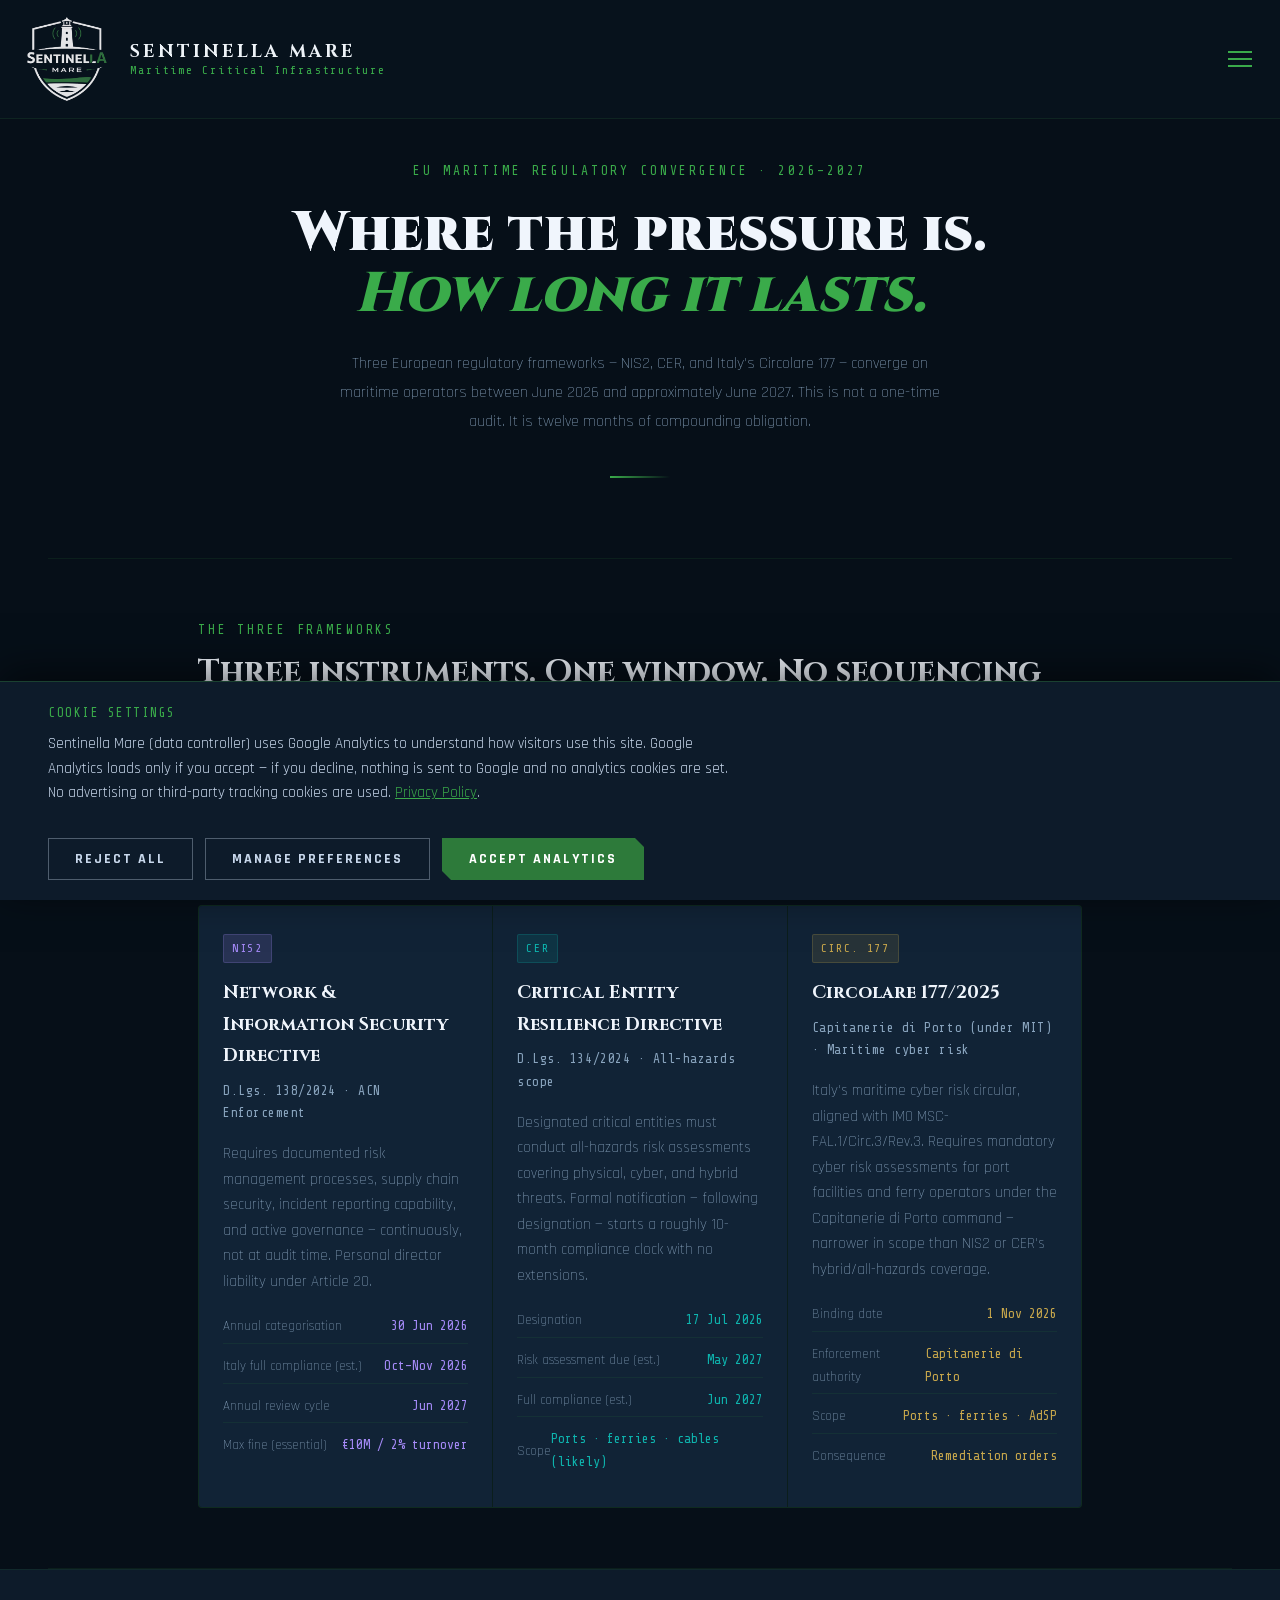
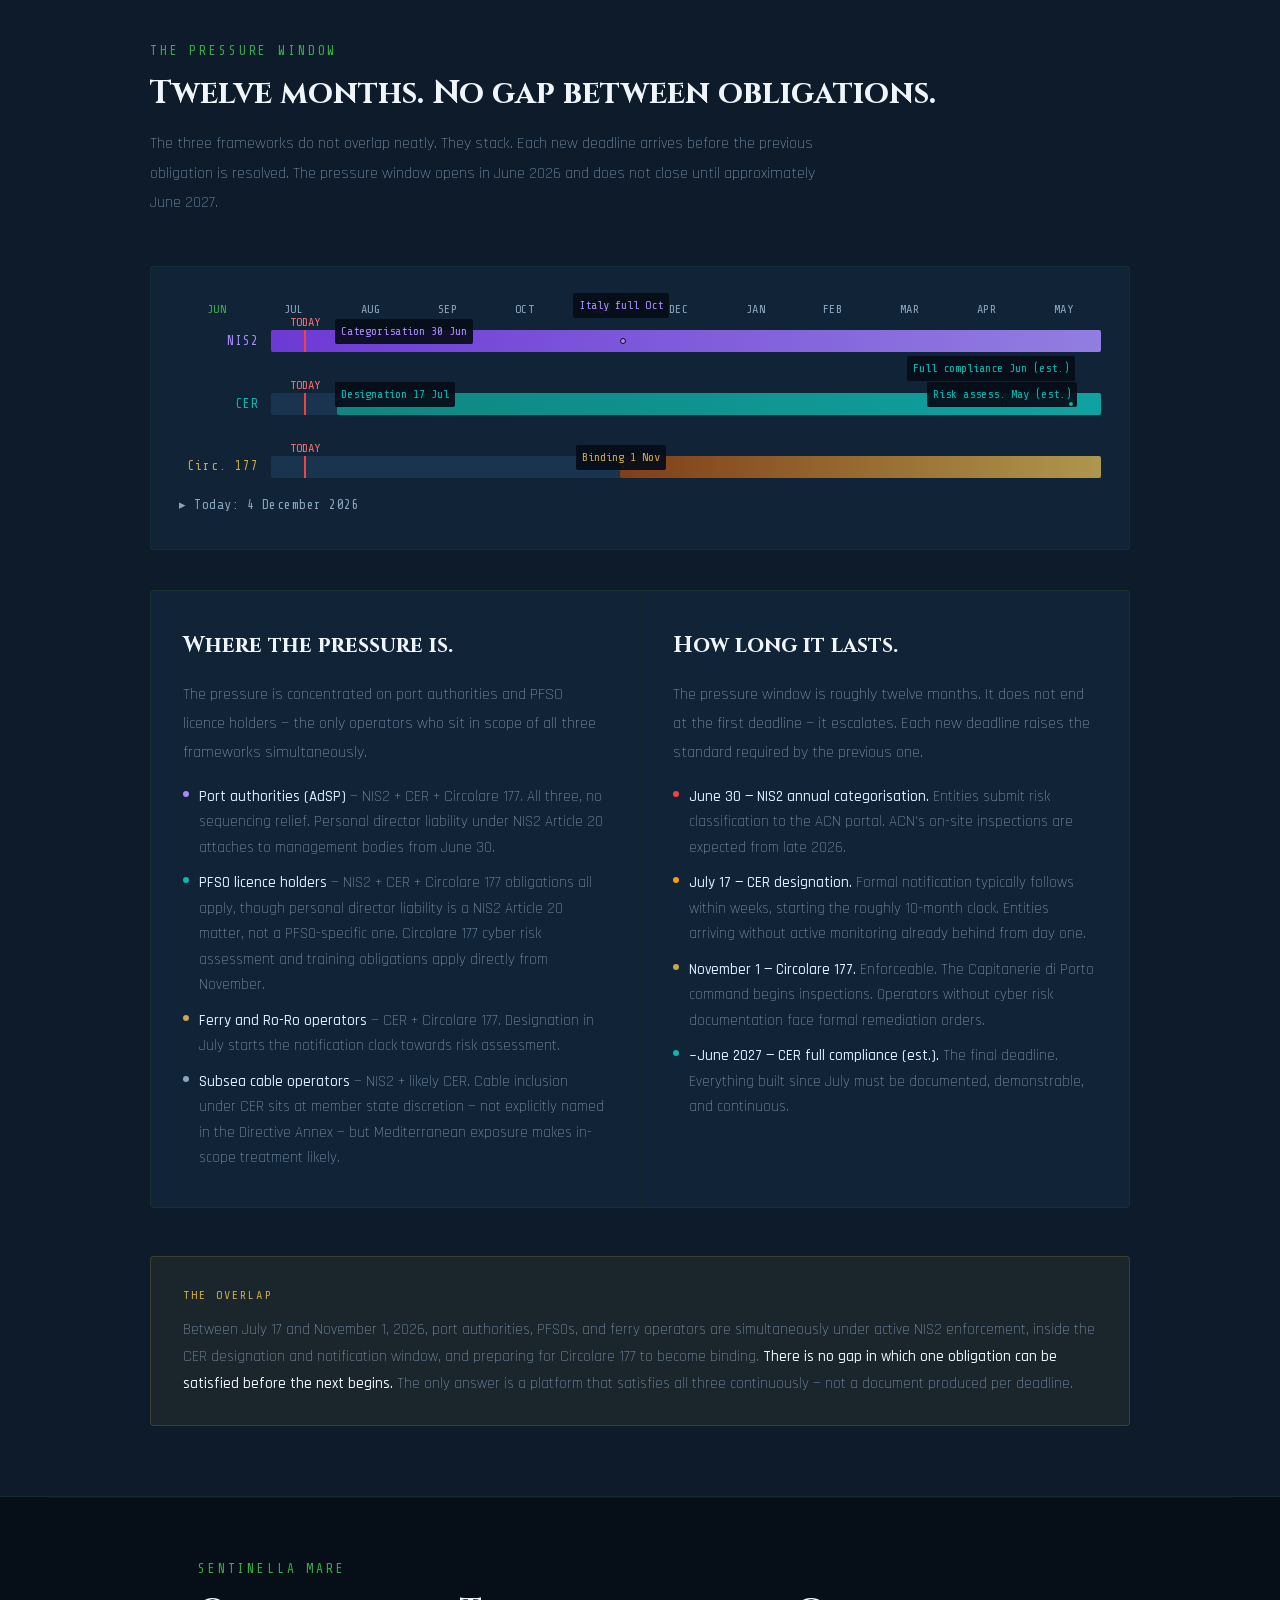
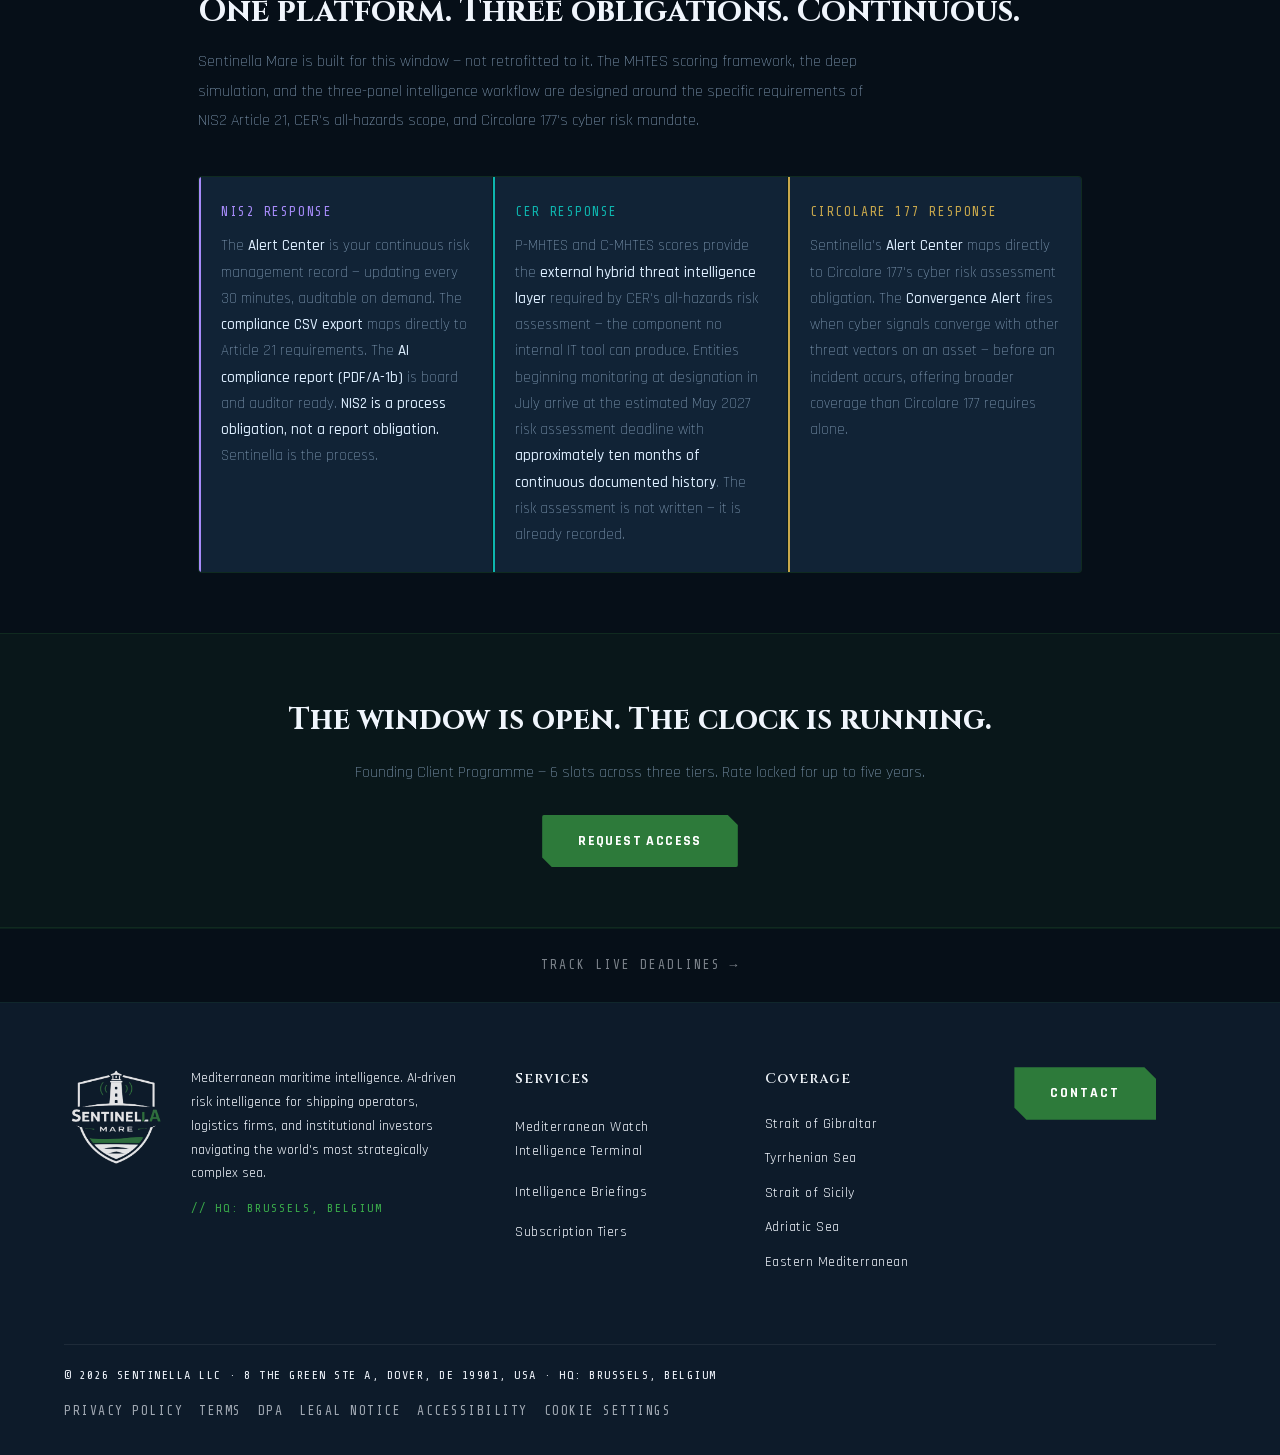
<file: EUMaritimeComplianceExplained/index.html>
<!DOCTYPE html>
<html lang="en">
<head>
<!-- Google Analytics — Consent Mode "basic".
     The gtag.js tag is deliberately NOT loaded here. It is injected only after
     the visitor grants consent (see the cookie banner script before </body>),
     so no request reaches Google, and no IP address is disclosed to Google,
     unless and until the visitor opts in. -->
<script>
  window.dataLayer = window.dataLayer || [];
  function gtag(){dataLayer.push(arguments);}
  // Queued only — inert until gtag.js is actually loaded post-consent.
  gtag('consent', 'default', {
    analytics_storage: 'denied',
    ad_storage: 'denied',
    ad_user_data: 'denied',
    ad_personalization: 'denied'
  });
</script>
<meta charset="UTF-8">
<meta name="viewport" content="width=device-width, initial-scale=1.0, viewport-fit=cover">
<meta name="theme-color" content="#060f18">
<meta name="color-scheme" content="dark">

<!-- ── PRIMARY SEO ── -->
<title>EU Maritime Compliance Pressure Window 2026–2027 | NIS2, CER &amp; Circular 177 Explained — Sentinella Mare</title>
<!-- Favicon -->
<link rel="icon" href="/favicon.ico" sizes="any">
<link rel="icon" type="image/png" sizes="32x32" href="/favicon-32x32.png">
<link rel="icon" type="image/png" sizes="16x16" href="/favicon-16x16.png">
<link rel="apple-touch-icon" href="/apple-touch-icon.png">
<link rel="manifest" href="/site.webmanifest">
<meta name="description" content="How NIS2, the CER Directive, and Italy's Circular 177/2025 converge on Mediterranean maritime operators between June 2026 and approximately June 2027 — twelve months of compounding obligation, and how Sentinella Mare addresses each one.">
<link rel="canonical" href="https://sentinellaglobal.com/EUMaritimeComplianceExplained">

<!-- ── OPEN GRAPH / SOCIAL ── -->
<meta property="og:type" content="article">
<meta property="og:site_name" content="Sentinella Mare">
<meta property="og:title" content="The EU Maritime Compliance Pressure Window 2026–2027 — NIS2, CER &amp; Circular 177">
<meta property="og:description" content="Three EU regulatory frameworks converge on maritime operators between June 2026 and approximately June 2027. This is not a one-time audit. It is twelve months of compounding obligation with no sequencing relief.">
<meta property="og:url" content="https://sentinellaglobal.com/EUMaritimeComplianceExplained">
<meta property="og:image" content="https://sentinellaglobal.com/Sentinella%20Mare%20Logo_White.png">
<meta name="twitter:card" content="summary_large_image">
<meta name="twitter:title" content="The EU Maritime Compliance Pressure Window 2026–2027">
<meta name="twitter:description" content="NIS2, CER, and Circular 177 converge on maritime operators between June 2026 and approximately June 2027 — twelve months of compounding obligation and no sequencing relief.">
<meta name="twitter:image" content="https://sentinellaglobal.com/Sentinella%20Mare%20Logo_White.png">

<!-- ── STRUCTURED DATA ── -->
<script type="application/ld+json">
{
  "@context": "https://schema.org",
  "@type": "Article",
  "headline": "The EU Maritime Compliance Pressure Window 2026–2027",
  "description": "How NIS2, the CER Directive, and Italy's Circular 177/2025 converge on Mediterranean maritime operators between June 2026 and approximately June 2027 — twelve months of compounding obligation.",
  "datePublished": "2026-06-01",
  "dateModified": "2026-06-01",
  "author": {"@type": "Organization", "name": "Sentinella Mare", "url": "https://sentinellaglobal.com"},
  "publisher": {"@type": "Organization", "name": "Sentinella Mare", "url": "https://sentinellaglobal.com", "logo": {"@type": "ImageObject", "url": "https://sentinellaglobal.com/Sentinella%20Mare%20Logo_White.png"}},
  "mainEntityOfPage": {"@type": "WebPage", "@id": "https://sentinellaglobal.com/EUMaritimeComplianceExplained"},
  "about": [
    {"@type": "Thing", "name": "NIS2 Directive", "sameAs": "https://eur-lex.europa.eu/legal-content/EN/TXT/?uri=CELEX%3A32022L2555"},
    {"@type": "Thing", "name": "CER Directive", "sameAs": "https://eur-lex.europa.eu/legal-content/EN/TXT/?uri=CELEX%3A32022L2557"},
    {"@type": "Thing", "name": "Maritime cybersecurity"},
    {"@type": "Thing", "name": "Hybrid threat intelligence"}
  ]
}
</script>

<!-- Self-hosted webfonts: no third-party request, so no visitor IP is
     disclosed to Google before consent. See /fonts/OFL.txt for licensing. -->
<link rel="stylesheet" href="/fonts/fonts.css">

<style>
*, *::before, *::after { box-sizing: border-box; margin: 0; padding: 0; }

/* ── SITE DESIGN TOKENS ── */
:root {
  --navy:      #060f18;
  --navy-2:    #0d1b2a;
  --navy-3:    #112336;
  --navy-4:    #1a3450;
  --green:     #2d7a3a;
  --green-mid: #3aab4a;
  --green-glow:#4fd962;
  --gold:      #c9a84c;
  --text:      #f0f5fc;
  --white:     #eef3f8;
  --text-dim:  rgba(200,216,236,0.7);
}

/* ── SITE NAV ── */
nav {
  position: fixed; top: 0; left: 0; right: 0; z-index: 999;
  display: flex; align-items: center; justify-content: space-between;
  gap: 40px; /* keep the wordmark from colliding with the nav links */
  padding: 14px 64px;
  background: rgba(8,19,30,0.92);
  -webkit-backdrop-filter: blur(16px);
  backdrop-filter: blur(16px);
  border-bottom: 1px solid rgba(45,122,58,0.18);
}
.nav-logo { display: flex; align-items: center; gap: 14px; text-decoration: none; }
.nav-logo img { height: 90px; width: auto; max-height: 90px; }
.nav-brand { display: flex; flex-direction: column; line-height: 1; }
.nav-brand .n1 {
  font-family: 'Cinzel', serif; font-size: 18px; font-weight: 700;
  color: var(--white); letter-spacing: 3px;
}
.nav-brand .n2 {
  font-family: 'Share Tech Mono', monospace; font-size: 12px;
  color: var(--green-mid); letter-spacing: 2px; margin-top: 3px;
 white-space: nowrap;}
.nav-links { display: flex; align-items: center; gap: 32px; }
.nav-links a {
  color: var(--text); text-decoration: none;
  font-size: 13px; font-weight: 600; letter-spacing: 2px; text-transform: uppercase;
  white-space: nowrap;
  transition: color 0.25s;
}
.nav-links a:hover { color: var(--green-glow); }
.nav-toggle {
  display: none; flex-direction: column; justify-content: center; gap: 5px;
  cursor: pointer; padding: 8px; background: none; border: none; z-index: 1001;
}
.nav-toggle span {
  display: block; width: 24px; height: 2px;
  background: var(--green-mid); transition: all 0.3s;
}
.nav-toggle.open span:nth-child(1) { transform: translateY(7px) rotate(45deg); }
.nav-toggle.open span:nth-child(2) { opacity: 0; }
.nav-toggle.open span:nth-child(3) { transform: translateY(-7px) rotate(-45deg); }
.btn-nav {
  border: 1px solid var(--green); color: var(--green-mid) !important;
  padding: 8px 20px !important; letter-spacing: 2px !important;
  transition: all 0.25s !important;
}
.btn-nav:hover {
  background: var(--green) !important; color: white !important;
  box-shadow: 0 0 24px rgba(79,217,98,0.25) !important;
}

/* ── LANGUAGE DROPDOWN ── */
.lang-dropdown { position: relative; display: flex; align-items: center; }
.lang-globe {
  background: none; border: none; cursor: pointer;
  color: #fff; padding: 4px 6px; line-height: 1;
  transition: color 0.2s; display: flex; align-items: center;
}
.lang-globe:hover { color: var(--green-glow); }
.lang-menu {
  display: none; position: absolute; right: 0; top: calc(100% + 10px);
  background: rgba(6,15,24,0.98); border: 1px solid rgba(45,122,58,0.3);
  border-radius: 4px; flex-direction: column; min-width: 64px;
  overflow: hidden; z-index: 1100;
  box-shadow: 0 8px 24px rgba(0,0,0,0.5);
}
.lang-dropdown.open .lang-menu { display: flex; }
.lang-menu .lang-btn {
  background: none; border: none; border-bottom: 1px solid rgba(45,122,58,0.15);
  cursor: pointer; color: rgba(200,216,236,0.55);
  font-family: 'Share Tech Mono', monospace; font-size: 13px;
  padding: 9px 16px; text-transform: uppercase; text-align: center;
  transition: color 0.2s, background 0.2s; letter-spacing: 1.5px;
}
.lang-menu .lang-btn:last-child { border-bottom: none; }
.lang-menu .lang-btn:hover { color: var(--green-glow); background: rgba(45,122,58,0.1); }
.lang-menu .lang-btn.active { color: var(--green-mid); }

/* ── COMPLIANCE DROPDOWN ── */
.nav-comp-wrap { position: relative; display: flex; align-items: center; }
.nav-comp-trigger {
  background: none; border: none; cursor: pointer; padding: 0;
  color: var(--text); font-family: 'Rajdhani', sans-serif;
  font-size: 13px; font-weight: 600; letter-spacing: 2px; text-transform: uppercase;
  white-space: nowrap;
  display: flex; align-items: center; gap: 5px; transition: color 0.25s;
}
.nav-comp-trigger:hover { color: var(--green-glow); }
.nav-comp-trigger svg { transition: transform 0.2s; flex-shrink: 0; }
.nav-comp-wrap.open .nav-comp-trigger { color: var(--green-glow); }
.nav-comp-wrap.open .nav-comp-trigger svg { transform: rotate(180deg); }
.nav-comp-menu {
  display: none; position: absolute;
  top: calc(100% + 16px); left: 50%; transform: translateX(-50%);
  background: rgba(6,15,24,0.98); border: 1px solid rgba(45,122,58,0.3);
  border-radius: 4px; min-width: 220px; z-index: 1100;
  box-shadow: 0 8px 24px rgba(0,0,0,0.5); overflow: hidden;
}
.nav-comp-wrap.open .nav-comp-menu { display: block; }
.nav-comp-menu a {
  display: block; padding: 12px 20px;
  color: rgba(200,216,236,0.7);
  font-family: 'Share Tech Mono', monospace; font-size: 12px;
  letter-spacing: 2px; text-transform: uppercase; text-decoration: none;
  border-bottom: 1px solid rgba(45,122,58,0.12);
  transition: color 0.2s, background 0.2s;
}
.nav-comp-menu a:last-child { border-bottom: none; }
.nav-comp-menu a:hover { color: var(--green-glow); background: rgba(45,122,58,0.08); }
.nav-comp-menu .comp-link-label {
  display: block; font-size: 12px; color: rgba(45,122,58,0.6);
  letter-spacing: 1.5px; margin-top: 2px;
}

/* ── SITE FOOTER ── */
footer {
  background: var(--navy-2);
  padding: 64px 64px 36px;
  border-top: 1px solid rgba(45,122,58,0.12);
}
.footer-top {
  display: grid; grid-template-columns: 2fr 1fr 1fr 1fr;
  gap: 48px; margin-bottom: 60px;
}
.footer-brand { display: flex; flex-direction: row; align-items: flex-start; gap: 20px; }
.footer-brand-text { display: flex; flex-direction: column; gap: 12px; }
.footer-brand img { height: 100px; width: fit-content; }
.footer-brand p {
  font-size: 14px; line-height: 1.7; color: var(--text);
  max-width: 280px; font-family: 'Rajdhani', sans-serif;
}
.footer-brand .hq {
  font-family: 'Share Tech Mono', monospace;
  font-size: 12px; letter-spacing: 2px; color: var(--green-mid);
  text-transform: uppercase;
}
.footer-contact-btn { display: inline-block; width: fit-content; }
  .footer-col a.footer-contact-btn { color: #fff; }  /* WCAG 1.4.3: .footer-col a would otherwise win on specificity and dim this button's text */
.footer-col .footer-nav-title {
  font-family: 'Cinzel', serif;
  font-size: 14px; font-weight: 600;
  color: var(--white); letter-spacing: 1px;
  margin-bottom: 20px;
}
.footer-col a, .footer-col p {
  display: block; font-size: 14px;
  color: var(--text); text-decoration: none;
  margin-bottom: 10px; letter-spacing: 0.5px;
  transition: color 0.25s; font-family: 'Rajdhani', sans-serif;
}
.footer-col a:hover { color: var(--green-mid); }
.btn-primary {
  background: var(--green); color: white;
  padding: 14px 36px; font-family: 'Rajdhani', sans-serif;
  font-size: 13px; font-weight: 700; letter-spacing: 2.5px;
  text-transform: uppercase; text-decoration: none;
  border: none; cursor: pointer; display: inline-block;
  -webkit-clip-path: polygon(0 0, calc(100% - 12px) 0, 100% 12px, 100% 100%, 12px 100%, 0 calc(100% - 12px));
  clip-path: polygon(0 0, calc(100% - 12px) 0, 100% 12px, 100% 100%, 12px 100%, 0 calc(100% - 12px));
  transition: all 0.3s;
}
.btn-primary:hover {
  background: var(--green-mid);
  box-shadow: 0 0 30px rgba(58,171,74,0.4);
  transform: translateY(-2px);
}

/* ── PAGE BODY ── */
body {
  background: #060f18;
  color: #f0f5fc;
  font-family: 'Rajdhani', sans-serif;
  font-size: 16px;
  line-height: 1.75;
  /* Stop iOS inflating text when the device rotates to landscape */
  -webkit-text-size-adjust: 100%;
  text-size-adjust: 100%;
  min-height: 100vh;
  min-height: 100dvh; /* iOS: account for the dynamic toolbar */
}

/* ── PAGE TOKENS ── */
.pg-navy:     { --pg: #060d18; }

/* HERO (with nav offset) */
.page-hero {
  padding: 160px 3rem 80px;
  max-width: 900px; margin: 0 auto;
  text-align: center;
}
.hero-eyebrow {
  font-family: 'Share Tech Mono', monospace;
  font-size: 13px; letter-spacing: 0.22em; text-transform: uppercase;
  color: #3aab4a; margin-bottom: 20px;
}
.page-hero h1 {
  font-family: 'Cinzel', serif;
  font-size: clamp(32px, 5vw, 56px);
  font-weight: 900; line-height: 1.1;
  color: #f0f5fc; margin-bottom: 24px;
}
.page-hero h1 em { font-style: italic; color: #3aab4a; }
.hero-sub {
  font-size: 16px; color: #8aa5bf; max-width: 620px;
  margin: 0 auto 40px; font-weight: 300; line-height: 1.8;
}
.hero-rule {
  width: 60px; height: 2px;
  background: linear-gradient(90deg, #3aab4a, transparent);
  margin: 0 auto;
}

/* SECTION */
section { max-width: 980px; margin: 0 auto; padding: 60px 3rem; }
.section-label {
  font-family: 'Share Tech Mono', monospace;
  font-size: 13px; letter-spacing: 0.22em; text-transform: uppercase;
  color: #3aab4a; margin-bottom: 12px;
}
.section-title {
  font-family: 'Cinzel', serif;
  font-size: clamp(22px, 3vw, 32px);
  font-weight: 700; color: #f0f5fc;
  margin-bottom: 16px; line-height: 1.2;
}
.section-body {
  font-size: 16px; color: #8aa5bf; line-height: 1.85;
  max-width: 680px; font-weight: 300;
}

hr.divider {
  border: none; border-top: 1px solid rgba(45,122,58,0.15);
  margin: 0 3rem;
}

/* THREE-COLUMN FRAMEWORK CARDS */
.frameworks {
  display: grid; grid-template-columns: repeat(3, 1fr); gap: 1px;
  background: rgba(45,122,58,0.15); border: 1px solid rgba(45,122,58,0.15); border-radius: 4px;
  overflow: hidden; margin-top: 40px;
}
.fw-card { background: #112336; padding: 28px 24px; }
.fw-card:hover { background: #1a3450; }
.fw-tag {
  font-family: 'Share Tech Mono', monospace;
  font-size: 12px; font-weight: 400; letter-spacing: 0.14em;
  text-transform: uppercase; padding: 3px 8px; border-radius: 2px;
  display: inline-block; margin-bottom: 14px;
}
.tag-nis2  { background: rgba(167,139,250,0.15); color: #a78bfa; border: 1px solid rgba(167,139,250,0.2); }
.tag-cer   { background: rgba(14,181,175,0.12); color: #0eb5af;  border: 1px solid rgba(14,181,175,0.2); }
.tag-c177  { background: rgba(201,168,76,0.12); color: #c9a84c;  border: 1px solid rgba(201,168,76,0.2); }
.fw-name {
  font-family: 'Cinzel', serif; font-size: 18px; font-weight: 700;
  color: #f0f5fc; margin-bottom: 8px;
}
.fw-full { font-size: 13px; color: #8aa5bf; margin-bottom: 16px;
  font-family: 'Share Tech Mono', monospace; letter-spacing: 0.04em; }
.fw-body { font-size: 15px; color: #8aa5bf; line-height: 1.7; font-weight: 300; }
.fw-dates { margin-top: 16px; display: flex; flex-direction: column; gap: 6px; }
.fw-date { display: flex; justify-content: space-between; align-items: center;
  font-size: 13px; padding: 5px 0;
  border-bottom: 1px solid rgba(45,122,58,0.15); }
.fw-date:last-child { border-bottom: none; }
.fw-date-label { color: #8aa5bf; font-weight: 300; }
.fw-date-val { font-family: 'Share Tech Mono', monospace; font-size: 13px; }
.nis2-val { color: #a78bfa; }
.cer-val  { color: #0eb5af; }
.c177-val { color: #c9a84c; }

/* PRESSURE WINDOW */
.pressure-section {
  background: #0d1b2a;
  border-top: 1px solid rgba(45,122,58,0.15);
  border-bottom: 1px solid rgba(45,122,58,0.15);
  padding: 70px 3rem;
}
.pressure-inner { max-width: 980px; margin: 0 auto; }
.timeline-wrap { margin-top: 48px; overflow-x: auto; }
.pg-timeline {
  min-width: 640px;
  background: #112336;
  border: 1px solid rgba(45,122,58,0.15);
  border-radius: 4px;
  padding: 32px 28px;
}
.tl-months {
  display: grid;
  grid-template-columns: repeat(12, 1fr);
  gap: 2px;
  margin-bottom: 10px;
}
.tl-month {
  font-family: 'Share Tech Mono', monospace;
  font-size: 12px; color: #8aa5bf;
  text-align: center; letter-spacing: 0.04em;
}
.tl-month.now { color: #3aab4a; font-weight: 400; }
.tl-tracks { display: flex; flex-direction: column; gap: 40px; margin-top: 10px; }
/* Dots less than a label-width apart (CER sits at 88% and 96%) overlap into
   unreadable text, so the second label is lifted into its own band. */
.tl-dot-label.lbl-hi { top: -46px; }
/* A centred label on a dot near the left edge overhangs the track name
   ("NIS2"/"CER"); anchor those to the dot and let them run rightwards. */
.tl-dot-label.lbl-left { transform: none; left: -3px; }
/* Mirror case: a centred label on a dot near the right edge spills out of the
   timeline; anchor those to the dot and let them run leftwards. */
.tl-dot-label.lbl-right { transform: translateX(-100%); left: 6px; }
.tl-track { display: grid; grid-template-columns: 80px 1fr; align-items: center; gap: 12px; }
.tl-label {
  font-family: 'Share Tech Mono', monospace;
  font-size: 13px; letter-spacing: 0.08em; text-align: right;
}
.tl-label.nis2 { color: #a78bfa; }
.tl-label.cer  { color: #0eb5af; }
.tl-label.c177 { color: #c9a84c; }
/* No overflow:hidden — .tl-dot-label and .now-line::before are positioned
   above the bar (top:-18px) and were being clipped down onto the gradient,
   where same-coloured text was unreadable. .tl-bar carries its own
   border-radius, so the wrap does not need to clip. */
.tl-bar-wrap { position: relative; height: 22px; background: #1a3450; border-radius: 2px; }
.tl-bar { position: absolute; height: 100%; border-radius: 2px; top: 0; opacity: 0.85; }
.bar-nis2 { background: linear-gradient(90deg, #7c3aed, #a78bfa); }
.bar-cer  { background: linear-gradient(90deg, #0d9488, #0eb5af); }
.bar-c177 { background: linear-gradient(90deg, #92400e, #c9a84c); }
.tl-dot {
  position: absolute; top: 50%; transform: translateY(-50%);
  width: 6px; height: 6px; border-radius: 50%; border: 1.5px solid #060d18;
}
.tl-dot-label {
  position: absolute; top: -20px;
  font-family: 'Share Tech Mono', monospace;
  font-size: 12px; white-space: nowrap;
  transform: translateX(-50%);
  /* The label straddles the bar, and each label is tinted to match its own
     track — i.e. the same colour as the gradient beneath it, which made the
     text unreadable. The chip guarantees a dark backdrop whatever it sits on. */
  background: rgba(6,13,24,0.92);
  padding: 2px 6px;
  border-radius: 2px;
}
.now-line {
  position: absolute; top: 0; bottom: 0; width: 1.5px;
  background: #ef4444; z-index: 5;
}
.now-line::before {
  content: 'TODAY'; position: absolute; top: -18px;
  left: 50%; transform: translateX(-50%);
  font-family: 'Share Tech Mono', monospace;
  font-size: 12px; color: #f87171; white-space: nowrap;  /* #ef4444 was 4.26:1 on #112336 once unclipped */
}
.tl-note {
  margin-top: 16px; font-size: 13px; color: #8aa5bf;
  font-family: 'Share Tech Mono', monospace; letter-spacing: 0.04em;
}

/* WHERE / HOW LONG */
.wh-grid {
  display: grid; grid-template-columns: 1fr 1fr; gap: 1px;
  background: rgba(45,122,58,0.15); border: 1px solid rgba(45,122,58,0.15);
  border-radius: 4px; overflow: hidden; margin-top: 40px;
}
.wh-card { background: #112336; padding: 36px 32px; }
.wh-title {
  font-family: 'Cinzel', serif;
  font-size: 22px; font-weight: 700; color: #f0f5fc;
  margin-bottom: 16px;
}
.wh-body { font-size: 16px; color: #8aa5bf; line-height: 1.8; font-weight: 300; }
.wh-list { margin-top: 16px; display: flex; flex-direction: column; gap: 10px; }
.wh-item { display: flex; gap: 10px; align-items: flex-start; }
.wh-bullet {
  width: 6px; height: 6px; border-radius: 50%;
  flex-shrink: 0; margin-top: 7px;
}
.wh-item-text { font-size: 15px; color: #8aa5bf; font-weight: 300; line-height: 1.7; }
.wh-item-text strong { color: #ddeeff; font-weight: 500; }

/* OVERLAP CALLOUT */
.overlap-callout {
  background: rgba(201,168,76,0.07);
  border: 1px solid rgba(201,168,76,0.2);
  border-radius: 4px;
  padding: 28px 32px;
  margin-top: 48px;
}
.overlap-callout .label {
  font-family: 'Share Tech Mono', monospace;
  font-size: 12px; letter-spacing: 0.18em; text-transform: uppercase;
  color: #c9a84c; margin-bottom: 10px;
}
.overlap-callout p {
  font-size: 15px; color: #8aa5bf; font-weight: 300; line-height: 1.8;
}
.overlap-callout strong { color: #f0f5fc; font-weight: 500; }

/* SENTINELLA RESPONSE */
.response-grid {
  display: grid; grid-template-columns: repeat(3, 1fr); gap: 1px;
  background: rgba(45,122,58,0.15); border: 1px solid rgba(45,122,58,0.15);
  border-radius: 4px; overflow: hidden; margin-top: 40px;
}
.resp-card {
  background: #112336; padding: 24px 20px;
  border-left: 2px solid transparent;
  transition: background 0.2s;
}
.resp-card:hover { background: #1a3450; }
.resp-card.nis2 { border-left-color: #a78bfa; }
.resp-card.cer  { border-left-color: #0eb5af; }
.resp-card.c177 { border-left-color: #c9a84c; }
.resp-name {
  font-family: 'Share Tech Mono', monospace;
  font-size: 13px; letter-spacing: 0.12em; text-transform: uppercase;
  margin-bottom: 10px;
}
.resp-card.nis2 .resp-name { color: #a78bfa; }
.resp-card.cer  .resp-name { color: #0eb5af; }
.resp-card.c177 .resp-name { color: #c9a84c; }
.resp-body { font-size: 15px; color: #8aa5bf; line-height: 1.75; font-weight: 300; }
.resp-body strong { color: #ddeeff; font-weight: 500; }

/* CTA */
.cta-band {
  background: rgba(45,122,58,0.07);
  border-top: 1px solid rgba(45,122,58,0.2);
  border-bottom: 1px solid rgba(45,122,58,0.2);
  padding: 60px 3rem; text-align: center;
}
.cta-band h2 {
  font-family: 'Cinzel', serif;
  font-size: clamp(22px, 3vw, 30px); font-weight: 700;
  color: #f0f5fc; margin-bottom: 12px;
}
.cta-band p { font-size: 16px; color: #8aa5bf; font-weight: 300; margin-bottom: 28px; }
.cta-btn {
  display: inline-block;
  background: #2d7a3a; color: white;
  font-family: 'Rajdhani', sans-serif; font-weight: 700;
  font-size: 14px; letter-spacing: 0.1em; text-transform: uppercase;
  padding: 14px 36px; border-radius: 2px; text-decoration: none;
  -webkit-clip-path: polygon(0 0, calc(100% - 10px) 0, 100% 10px, 100% 100%, 10px 100%, 0 calc(100% - 10px));
  clip-path: polygon(0 0, calc(100% - 10px) 0, 100% 10px, 100% 100%, 10px 100%, 0 calc(100% - 10px));
  transition: all 0.25s;
}
.cta-btn:hover { background: #3aab4a; box-shadow: 0 0 24px rgba(79,217,98,0.25); transform: translateY(-2px); }

/* iPad landscape — collapse nav to hamburger */
@media (max-width: 1380px) {
  .nav-toggle { display: flex; }
  .nav-links {
    display: none; position: fixed;
    top: 0; left: 0; right: 0; bottom: 0;
    width: 100vw; height: 100vh; height: 100dvh;
    background: var(--navy);
    flex-direction: column; align-items: center; justify-content: center;
    gap: 28px; z-index: 1000;
    overflow-y: auto; padding: 80px 20px 40px;
    overscroll-behavior: contain;
    -webkit-overflow-scrolling: touch;
  }
  .nav-links.open { display: flex; }
  .nav-links a { font-size: 16px; letter-spacing: 3px; }
  .lang-dropdown { order: 10; }
  .nav-comp-wrap { flex-direction: column; width: 100%; align-items: center; }
  .nav-comp-trigger { font-size: 16px; letter-spacing: 3px; }
  .nav-comp-menu {
    position: static; transform: none; display: none;
    background: transparent; border: none; box-shadow: none; min-width: auto;
  }
  .nav-comp-wrap.open .nav-comp-menu {
    display: flex; flex-direction: column; align-items: center; gap: 0; padding: 6px 0;
  }
  .nav-comp-menu a { border: none; font-size: 13px; padding: 8px 0; text-align: center; }
  .nav-comp-menu .comp-link-label { display: none; }
}

/* Mobile nav */
@media (max-width: 768px) {
  nav { padding: 12px 20px; backdrop-filter: none; -webkit-backdrop-filter: none; }
  .nav-logo img { height: 70px; }
  .nav-brand .n1 { font-size: 15px; letter-spacing: 2px; }
  .nav-brand .n2 { font-size: 12px; letter-spacing: 2px; }
  .nav-toggle { display: flex; }
  .nav-links {
    display: none; position: fixed;
    top: 0; left: 0; right: 0; bottom: 0;
    width: 100vw; height: 100vh; height: 100dvh;
    background: var(--navy);
    flex-direction: column; align-items: center; justify-content: center;
    gap: 28px; z-index: 1000;
    overflow-y: auto; padding: 80px 20px 40px;
    overscroll-behavior: contain;
    -webkit-overflow-scrolling: touch;
  }
  .nav-links.open { display: flex; }
  .nav-links a { font-size: 16px; letter-spacing: 3px; }
  .lang-dropdown { order: 10; }
  .nav-links.open .lang-dropdown .lang-menu {
    position: static; display: flex; flex-direction: row; gap: 4px;
    box-shadow: none; background: transparent; border: none; padding: 4px 0;
  }
  .nav-comp-wrap { flex-direction: column; width: 100%; align-items: center; }
  .nav-comp-trigger { font-size: 16px; letter-spacing: 3px; }
  .nav-comp-menu {
    position: static; transform: none; display: none;
    background: transparent; border: none; box-shadow: none; min-width: auto;
  }
  .nav-comp-wrap.open .nav-comp-menu {
    display: flex; flex-direction: column; align-items: center; gap: 0; padding: 6px 0;
  }
  .nav-comp-menu a { border: none; font-size: 13px; padding: 8px 0; text-align: center; }
  .nav-comp-menu .comp-link-label { display: none; }
  .page-hero { padding: 120px 1.25rem 48px; }
  section { padding: 48px 1.25rem; }
  .frameworks { grid-template-columns: 1fr; }
  .wh-grid { grid-template-columns: 1fr; }
  .response-grid { grid-template-columns: 1fr; }
  .pressure-section { padding: 48px 1.25rem; }
  hr.divider { margin: 0 1.25rem; }
  .cta-band { padding: 48px 1.25rem; }
  footer { padding: 36px 20px 24px; }
  .footer-top { grid-template-columns: 1fr; gap: 28px; }
  .footer-brand { flex-direction: row; flex-wrap: wrap; }
}

@media (max-width: 480px) {
  nav { padding: 10px 16px; }
  .nav-logo img { height: 56px; }
  .nav-brand .n1 { font-size: 13px; letter-spacing: 1px; }
  .nav-brand .n2 { font-size: 12px; letter-spacing: 2px; display: none; }
}

a, button { -webkit-tap-highlight-color: transparent; }
html { scroll-behavior: smooth; scroll-padding-top: 120px; }

@media (prefers-reduced-motion: reduce) {
  *, *::before, *::after { animation-duration: 0.01ms !important; animation-iteration-count: 1 !important; transition-duration: 0.01ms !important; }
}
.cross-link-strip {
  text-align: center;
  padding: 20px 40px;
  border-top: 1px solid rgba(45,122,58,0.15);
  background: #060f18;
}
/* WCAG 2.2 SC 2.5.8: standalone link rendered 15px tall. */
.cross-link-strip a {
  display: inline-block; padding: 5px 0;
  font-family: 'Share Tech Mono', monospace;
  font-size: 13px; letter-spacing: 2px; text-transform: uppercase;
  color: rgba(240,245,252,0.5); text-decoration: none;
  transition: color 0.2s;
}
.cross-link-strip a:hover { color: #4fd962; }
  .footer-legal-links {
    display: flex; align-items: flex-start; gap: 16px; flex-wrap: wrap;
  }
  .footer-legal-link {
    font-family: 'Share Tech Mono', monospace;
    font-size: 13px; letter-spacing: 1.5px; color: rgba(240,245,252,0.65);
    text-transform: uppercase; text-decoration: none;
    background: none; border: none; cursor: pointer; padding: 6px 0;
    line-height: 1; vertical-align: top;
    transition: color 0.2s;
  }
  .footer-legal-link:hover { color: #eef3f8; }

  /* ── Accessibility: focus, skip link, in-text link cues ── */
  a:focus-visible, button:focus-visible, input:focus-visible,
  select:focus-visible, textarea:focus-visible,
  [tabindex]:not([tabindex="-1"]):focus-visible {
    outline: 3px solid #4fd962; outline-offset: 3px; border-radius: 3px;
  }
  main:focus { outline: none; }
  .skip-link {
    position: absolute; left: 12px; top: -60px; z-index: 3000;
    background: #2d7a3a; color: #fff; padding: 12px 20px; border-radius: 4px;
    font-family: 'Rajdhani', sans-serif; font-weight: 700; font-size: 13px;
    letter-spacing: 2px; text-transform: uppercase; text-decoration: none;
    transition: top 0.2s;
  }
  .skip-link:focus { top: 12px; }
  .sm-cookie-text a { text-decoration: underline; }


/* iOS safe-area + nav edge padding (matches legal pages) */
@supports (padding: max(0px)) {
  nav {
    padding-top: max(14px, env(safe-area-inset-top));
    padding-left: max(20px, calc((100% - 1440px) / 2), env(safe-area-inset-left));
    padding-right: max(20px, calc((100% - 1440px) / 2), env(safe-area-inset-right));
  }
  /* Keep footer content clear of the iPhone home indicator */
  footer {
    padding-bottom: max(32px, env(safe-area-inset-bottom));
  }
  @media (max-width: 480px) {
    nav { padding-top: max(10px, env(safe-area-inset-top)); }
    footer { padding-bottom: max(20px, env(safe-area-inset-bottom)); }
  }
}

  /* WCAG 2.2 SC 2.5.8 Target Size */
  .footer-col a { padding: 3px 0; }
  /* .footer-col a wins on specificity over .btn-primary; restore button sizing/shape for the Contact CTA */
  .footer-col a.footer-contact-btn {
    display: inline-block; padding: 14px 36px; letter-spacing: 2px; margin-bottom: 0;
  }
  .footer-legal-links { row-gap: 4px; }
  /* Primary nav links rendered 15-23px tall — under the 24px minimum, and not
     covered by the inline-in-prose exception. Vertical padding only, so the nav
     height (driven by the logo) is unchanged. */
  .nav-links > a { padding: 5px 0; }
  .nav-comp-trigger { padding: 5px 0; }

/* ---- Device polish: desktop, tablet, phone ---- */
html{-webkit-tap-highlight-color:rgba(79,217,98,.18)}
a,button,summary,label,select,[role="button"],[role="tab"]{touch-action:manipulation}
.nav-logo img{width:auto}
@media (max-width:360px){
  .nav-logo img{width:100px;height:64px;object-fit:contain}
  .nav-brand .n1{font-size:12px;letter-spacing:.5px}
}
@media (min-width:1381px) and (max-width:1500px){
  nav{padding-left:32px;padding-right:32px}
  .nav-links{gap:20px}
}
@media (pointer:coarse),(max-width:1024px){
  .nav-toggle{min-width:44px;min-height:44px}
  .footer-col a{display:flex;align-items:center;min-height:44px}
  .footer-legal-link{display:inline-flex;align-items:center;min-height:44px}
  .footer-legal-link{min-width:44px;justify-content:center}
}
</style>
</head>
<body>

<a href="#main" class="skip-link">Skip to content</a>

<!-- ── SITE NAV ── -->
<nav>
  <a class="nav-logo" href="/">
    <img src="/Sentinella Mare Logo_White_360.png" width="360" height="337" alt="Sentinella Mare" fetchpriority="high" decoding="async">
    <div class="nav-brand">
      <span class="n1">SENTINELLA MARE</span>
      <span class="n2">Maritime Critical Infrastructure</span>
    </div>
  </a>
  <button class="nav-toggle" id="navToggle" aria-label="Toggle menu" aria-expanded="false" aria-controls="navLinks" onclick="this.classList.toggle('open'); document.getElementById('navLinks').classList.toggle('open')">
    <span></span><span></span><span></span>
  </button>
  <div class="nav-links" id="navLinks">
    <a href="/#protect" onclick="document.getElementById('navToggle').classList.remove('open'); document.getElementById('navLinks').classList.remove('open')">How It Protects</a>
    <a href="/#methodology" onclick="document.getElementById('navToggle').classList.remove('open'); document.getElementById('navLinks').classList.remove('open')">Methodology</a>
    <a href="/#enterprise" onclick="document.getElementById('navToggle').classList.remove('open'); document.getElementById('navLinks').classList.remove('open')">Enterprise</a>
    <a href="/Leadership" onclick="document.getElementById('navToggle').classList.remove('open'); document.getElementById('navLinks').classList.remove('open')">Leadership</a>
    <div class="nav-comp-wrap" id="complianceNav">
      <button class="nav-comp-trigger" aria-expanded="false" aria-haspopup="true" aria-controls="complianceMenu" onclick="document.getElementById('complianceNav').classList.toggle('open')">
        Compliance
        <svg width="10" height="6" viewBox="0 0 10 6" fill="none" xmlns="http://www.w3.org/2000/svg">
          <path d="M1 1L5 5L9 1" stroke="currentColor" stroke-width="1.5" stroke-linecap="round" stroke-linejoin="round"/>
        </svg>
      </button>
      <div class="nav-comp-menu" id="complianceMenu">
        <a href="/EUMaritimeComplianceCountdown" target="_blank" rel="noopener noreferrer">
          Deadline Countdown
          <span class="comp-link-label">NIS2 · CER · Circ. 177 live timers</span>
        </a>
        <a href="/EUMaritimeComplianceExplained" target="_blank" rel="noopener noreferrer">
          Compliance Explained
          <span class="comp-link-label">2026–2027 pressure window guide</span>
        </a>
      </div>
    </div>
    <div class="lang-dropdown" id="langDropdown">
      <button class="lang-globe" onclick="document.getElementById('langDropdown').classList.toggle('open')" aria-label="Select language" aria-expanded="false" aria-haspopup="true" aria-controls="langMenu">
        <svg xmlns="http://www.w3.org/2000/svg" width="22" height="22" viewBox="0 0 24 24" fill="none" stroke="currentColor" stroke-width="2.2" stroke-linecap="round" stroke-linejoin="round">
          <circle cx="12" cy="12" r="10"/>
          <ellipse cx="12" cy="12" rx="4" ry="10"/>
          <line x1="2" y1="12" x2="22" y2="12"/>
        </svg>
      </button>
      <div class="lang-menu" id="langMenu">
        <button class="lang-btn active" aria-current="true" id="btn-en">EN</button>
        <button class="lang-btn" id="btn-it">IT</button>
        <button class="lang-btn" id="btn-ar">AR</button>
        <button class="lang-btn" id="btn-el">EL</button>
      </div>
    </div>
    <a href="https://mare.sentinellaglobal.com/" class="btn-nav" target="_blank" rel="noopener noreferrer" onclick="document.getElementById('navToggle').classList.remove('open'); document.getElementById('navLinks').classList.remove('open')">Launch Platform</a>
  </div>
</nav>

<main id="main" tabindex="-1">

<!-- ── HERO ── -->
<div class="page-hero">
  <div class="hero-eyebrow">EU Maritime Regulatory Convergence · 2026–2027</div>
  <h1>Where the pressure is.<br><em>How long it lasts.</em></h1>
  <p class="hero-sub">Three European regulatory frameworks — NIS2, CER, and Italy's Circolare 177 — converge on maritime operators between June 2026 and approximately June 2027. This is not a one-time audit. It is twelve months of compounding obligation.</p>
  <div class="hero-rule"></div>
</div>

<hr class="divider">

<!-- THE THREE FRAMEWORKS -->
<section id="frameworks">
  <div class="section-label">The Three Frameworks</div>
  <h2 class="section-title">Three instruments. One window. No sequencing relief.</h2>
  <p class="section-body">Each framework has its own authority, its own deadline, and its own penalty regime. They do not wait for each other. A port authority facing CER designation in July cannot defer its NIS2 categorisation in June. A PFSO managing Circolare 177 in November cannot pause CER risk assessment preparation due the following spring.</p>

  <div class="frameworks">
    <div class="fw-card">
      <span class="fw-tag tag-nis2">NIS2</span>
      <div class="fw-name">Network &amp; Information Security Directive</div>
      <div class="fw-full">D.Lgs. 138/2024 · ACN Enforcement</div>
      <div class="fw-body">Requires documented risk management processes, supply chain security, incident reporting capability, and active governance — continuously, not at audit time. Personal director liability under Article 20.</div>
      <div class="fw-dates">
        <div class="fw-date"><span class="fw-date-label">Annual categorisation</span><span class="fw-date-val nis2-val">30 Jun 2026</span></div>
        <div class="fw-date"><span class="fw-date-label">Italy full compliance (est.)</span><span class="fw-date-val nis2-val">Oct–Nov 2026</span></div>
        <div class="fw-date"><span class="fw-date-label">Annual review cycle</span><span class="fw-date-val nis2-val">Jun 2027</span></div>
        <div class="fw-date"><span class="fw-date-label">Max fine (essential)</span><span class="fw-date-val nis2-val">€10M / 2% turnover</span></div>
      </div>
    </div>
    <div class="fw-card">
      <span class="fw-tag tag-cer">CER</span>
      <div class="fw-name">Critical Entity Resilience Directive</div>
      <div class="fw-full">D.Lgs. 134/2024 · All-hazards scope</div>
      <div class="fw-body">Designated critical entities must conduct all-hazards risk assessments covering physical, cyber, and hybrid threats. Formal notification — following designation — starts a roughly 10-month compliance clock with no extensions.</div>
      <div class="fw-dates">
        <div class="fw-date"><span class="fw-date-label">Designation</span><span class="fw-date-val cer-val">17 Jul 2026</span></div>
        <div class="fw-date"><span class="fw-date-label">Risk assessment due (est.)</span><span class="fw-date-val cer-val">May 2027</span></div>
        <div class="fw-date"><span class="fw-date-label">Full compliance (est.)</span><span class="fw-date-val cer-val">Jun 2027</span></div>
        <div class="fw-date"><span class="fw-date-label">Scope</span><span class="fw-date-val cer-val">Ports · ferries · cables (likely)</span></div>
      </div>
    </div>
    <div class="fw-card">
      <span class="fw-tag tag-c177">Circ. 177</span>
      <div class="fw-name">Circolare 177/2025</div>
      <div class="fw-full">Capitanerie di Porto (under MIT) · Maritime cyber risk</div>
      <div class="fw-body">Italy's maritime cyber risk circular, aligned with IMO MSC-FAL.1/Circ.3/Rev.3. Requires mandatory cyber risk assessments for port facilities and ferry operators under the Capitanerie di Porto command — narrower in scope than NIS2 or CER's hybrid/all-hazards coverage.</div>
      <div class="fw-dates">
        <div class="fw-date"><span class="fw-date-label">Binding date</span><span class="fw-date-val c177-val">1 Nov 2026</span></div>
        <div class="fw-date"><span class="fw-date-label">Enforcement authority</span><span class="fw-date-val c177-val">Capitanerie di Porto</span></div>
        <div class="fw-date"><span class="fw-date-label">Scope</span><span class="fw-date-val c177-val">Ports · ferries · AdSP</span></div>
        <div class="fw-date"><span class="fw-date-label">Consequence</span><span class="fw-date-val c177-val">Remediation orders</span></div>
      </div>
    </div>
  </div>
</section>

<hr class="divider">

<!-- THE PRESSURE WINDOW -->
<div class="pressure-section" id="pressure">
  <div class="pressure-inner">
    <div class="section-label">The Pressure Window</div>
    <h2 class="section-title">Twelve months. No gap between obligations.</h2>
    <p class="section-body">The three frameworks do not overlap neatly. They stack. Each new deadline arrives before the previous obligation is resolved. The pressure window opens in June 2026 and does not close until approximately June 2027.</p>

    <div class="timeline-wrap">
      <div class="pg-timeline">
        <div class="tl-months">
          <div class="tl-month now">JUN</div>
          <div class="tl-month">JUL</div>
          <div class="tl-month">AUG</div>
          <div class="tl-month">SEP</div>
          <div class="tl-month">OCT</div>
          <div class="tl-month">NOV</div>
          <div class="tl-month">DEC</div>
          <div class="tl-month">JAN</div>
          <div class="tl-month">FEB</div>
          <div class="tl-month">MAR</div>
          <div class="tl-month">APR</div>
          <div class="tl-month">MAY</div>
        </div>
        <div class="tl-tracks">
          <div class="tl-track">
            <div class="tl-label nis2">NIS2</div>
            <div class="tl-bar-wrap">
              <div class="now-line" style="left:4%"></div>
              <div class="tl-bar bar-nis2" style="left:0%;width:100%"></div>
              <div class="tl-dot" style="left:8%;background:#a78bfa">
                <div class="tl-dot-label lbl-left" style="color:#a78bfa">Categorisation 30 Jun</div>
              </div>
              <div class="tl-dot" style="left:42%;background:#a78bfa">
                <div class="tl-dot-label lbl-hi" style="color:#a78bfa">Italy full Oct</div>
              </div>
            </div>
          </div>
          <div class="tl-track">
            <div class="tl-label cer">CER</div>
            <div class="tl-bar-wrap">
              <div class="now-line" style="left:4%"></div>
              <div class="tl-bar bar-cer" style="left:8%;width:92%"></div>
              <div class="tl-dot" style="left:8%;background:#0eb5af">
                <div class="tl-dot-label lbl-left" style="color:#0eb5af">Designation 17 Jul</div>
              </div>
              <div class="tl-dot" style="left:88%;background:#0eb5af">
                <div class="tl-dot-label" style="color:#0eb5af">Risk assess. May (est.)</div>
              </div>
              <div class="tl-dot" style="left:96%;background:#0eb5af">
                <div class="tl-dot-label lbl-hi lbl-right" style="color:#0eb5af">Full compliance Jun (est.)</div>
              </div>
            </div>
          </div>
          <div class="tl-track">
            <div class="tl-label c177">Circ. 177</div>
            <div class="tl-bar-wrap">
              <div class="now-line" style="left:4%"></div>
              <div class="tl-bar bar-c177" style="left:42%;width:58%"></div>
              <div class="tl-dot" style="left:42%;background:#c9a84c">
                <div class="tl-dot-label" style="color:#c9a84c">Binding 1 Nov</div>
              </div>
            </div>
          </div>
        </div>
        <div class="tl-note" id="tl-note">▸ Computing deadlines…</div>
      </div>
    </div>

    <div class="wh-grid" style="margin-top: 40px;">
      <div class="wh-card">
        <div class="wh-title">Where the pressure is.</div>
        <div class="wh-body">The pressure is concentrated on port authorities and PFSO licence holders — the only operators who sit in scope of all three frameworks simultaneously.</div>
        <div class="wh-list">
          <div class="wh-item">
            <div class="wh-bullet" style="background: #a78bfa"></div>
            <div class="wh-item-text"><strong>Port authorities (AdSP)</strong> — NIS2 + CER + Circolare 177. All three, no sequencing relief. Personal director liability under NIS2 Article 20 attaches to management bodies from June 30.</div>
          </div>
          <div class="wh-item">
            <div class="wh-bullet" style="background: #0eb5af"></div>
            <div class="wh-item-text"><strong>PFSO licence holders</strong> — NIS2 + CER + Circolare 177 obligations all apply, though personal director liability is a NIS2 Article 20 matter, not a PFSO-specific one. Circolare 177 cyber risk assessment and training obligations apply directly from November.</div>
          </div>
          <div class="wh-item">
            <div class="wh-bullet" style="background: #c9a84c"></div>
            <div class="wh-item-text"><strong>Ferry and Ro-Ro operators</strong> — CER + Circolare 177. Designation in July starts the notification clock towards risk assessment.</div>
          </div>
          <div class="wh-item">
            <div class="wh-bullet" style="background: #8aa5bf"></div>
            <div class="wh-item-text"><strong>Subsea cable operators</strong> — NIS2 + likely CER. Cable inclusion under CER sits at member state discretion — not explicitly named in the Directive Annex — but Mediterranean exposure makes in-scope treatment likely.</div>
          </div>
        </div>
      </div>
      <div class="wh-card">
        <div class="wh-title">How long it lasts.</div>
        <div class="wh-body">The pressure window is roughly twelve months. It does not end at the first deadline — it escalates. Each new deadline raises the standard required by the previous one.</div>
        <div class="wh-list">
          <div class="wh-item">
            <div class="wh-bullet" style="background: #ef4444"></div>
            <div class="wh-item-text"><strong>June 30 — NIS2 annual categorisation.</strong> Entities submit risk classification to the ACN portal. ACN's on-site inspections are expected from late 2026.</div>
          </div>
          <div class="wh-item">
            <div class="wh-bullet" style="background: #f59e0b"></div>
            <div class="wh-item-text"><strong>July 17 — CER designation.</strong> Formal notification typically follows within weeks, starting the roughly 10-month clock. Entities arriving without active monitoring already behind from day one.</div>
          </div>
          <div class="wh-item">
            <div class="wh-bullet" style="background: #c9a84c"></div>
            <div class="wh-item-text"><strong>November 1 — Circolare 177.</strong> Enforceable. The Capitanerie di Porto command begins inspections. Operators without cyber risk documentation face formal remediation orders.</div>
          </div>
          <div class="wh-item">
            <div class="wh-bullet" style="background: #0eb5af"></div>
            <div class="wh-item-text"><strong>~June 2027 — CER full compliance (est.).</strong> The final deadline. Everything built since July must be documented, demonstrable, and continuous.</div>
          </div>
        </div>
      </div>
    </div>

    <div class="overlap-callout">
      <div class="label">The overlap</div>
      <p>Between July 17 and November 1, 2026, port authorities, PFSOs, and ferry operators are simultaneously under active NIS2 enforcement, inside the CER designation and notification window, and preparing for Circolare 177 to become binding. <strong>There is no gap in which one obligation can be satisfied before the next begins.</strong> The only answer is a platform that satisfies all three continuously — not a document produced per deadline.</p>
    </div>
  </div>
</div>

<hr class="divider">

<!-- SENTINELLA RESPONSE -->
<section id="response">
  <div class="section-label">Sentinella Mare</div>
  <h2 class="section-title">One platform. Three obligations. Continuous.</h2>
  <p class="section-body">Sentinella Mare is built for this window — not retrofitted to it. The MHTES scoring framework, the deep simulation, and the three-panel intelligence workflow are designed around the specific requirements of NIS2 Article 21, CER's all-hazards scope, and Circolare 177's cyber risk mandate.</p>

  <div class="response-grid">
    <div class="resp-card nis2">
      <div class="resp-name">NIS2 Response</div>
      <div class="resp-body">
        The <strong>Alert Center</strong> is your continuous risk management record — updating every 30 minutes, auditable on demand. The <strong>compliance CSV export</strong> maps directly to Article 21 requirements. The <strong>AI compliance report (PDF/A-1b)</strong> is board and auditor ready. <strong>NIS2 is a process obligation, not a report obligation.</strong> Sentinella is the process.
      </div>
    </div>
    <div class="resp-card cer">
      <div class="resp-name">CER Response</div>
      <div class="resp-body">
        P-MHTES and C-MHTES scores provide the <strong>external hybrid threat intelligence layer</strong> required by CER's all-hazards risk assessment — the component no internal IT tool can produce. Entities beginning monitoring at designation in July arrive at the estimated May 2027 risk assessment deadline with <strong>approximately ten months of continuous documented history</strong>. The risk assessment is not written — it is already recorded.
      </div>
    </div>
    <div class="resp-card c177">
      <div class="resp-name">Circolare 177 Response</div>
      <div class="resp-body">
        Sentinella's <strong>Alert Center</strong> maps directly to Circolare 177's cyber risk assessment obligation. The <strong>Convergence Alert</strong> fires when cyber signals converge with other threat vectors on an asset — before an incident occurs, offering broader coverage than Circolare 177 requires alone.
      </div>
    </div>
  </div>
</section>

<!-- CTA -->
<div class="cta-band">
  <h2>The window is open. The clock is running.</h2>
  <p>Founding Client Programme — 6 slots across three tiers. Rate locked for up to five years.</p>
  <a class="cta-btn" href="mailto:james@sentinellaglobal.com">Request Access</a>
</div>

<div class="cross-link-strip">
  <a href="/EUMaritimeComplianceCountdown" target="_blank" rel="noopener noreferrer">Track live deadlines →</a>
</div>

<!-- ── SITE FOOTER ── -->
</main>

<footer>
  <div class="footer-top">
    <div class="footer-brand">
      <img src="/Sentinella Mare Logo_White_360.png" width="360" height="337" alt="Sentinella Mare">
      <div class="footer-brand-text">
        <p>Mediterranean maritime intelligence. AI-driven risk intelligence for shipping operators, logistics firms, and institutional investors navigating the world's most strategically complex sea.</p>
        <span class="hq">// HQ: Brussels, Belgium</span>
      </div>
    </div>
    <div class="footer-col">
      <p class="footer-nav-title">Services</p>
      <a href="/#services">Mediterranean Watch Intelligence Terminal</a>
      <a href="/#briefings">Intelligence Briefings</a>
      <a href="/#pricing">Subscription Tiers</a>
    </div>
    <div class="footer-col">
      <p class="footer-nav-title">Coverage</p>
      <p>Strait of Gibraltar</p>
      <p>Tyrrhenian Sea</p>
      <p>Strait of Sicily</p>
      <p>Adriatic Sea</p>
      <p>Eastern Mediterranean</p>
    </div>
    <div class="footer-col">
      <a href="mailto:james@sentinellaglobal.com" class="btn-primary footer-contact-btn">Contact</a>
    </div>
  </div>

  <div class="footer-bottom" style="display:flex;align-items:center;justify-content:space-between;flex-wrap:wrap;gap:12px 48px;padding:20px 0 0;border-top:1px solid rgba(255,255,255,0.07);">
    <p style="font-family:'Share Tech Mono',monospace;font-size:12px;letter-spacing:1.5px;color:#f0f5fc;text-transform:uppercase;">© 2026 Sentinella LLC · 8 The Green STE A, Dover, DE 19901, USA · HQ: Brussels, Belgium</p>
    <div class="footer-legal-links">
      <a href="/privacypolicy/" class="footer-legal-link">Privacy Policy</a>
      <a href="/legalterms/" class="footer-legal-link">Terms</a>
      <a href="/dpa/" class="footer-legal-link">DPA</a>
      <a href="/legalnotice/" class="footer-legal-link">Legal Notice</a>
      <a href="/accessibility/" class="footer-legal-link">Accessibility</a>
      <button onclick="if(typeof smOpenCookieSettings==='function')smOpenCookieSettings();" class="footer-legal-link">Cookie Settings</button>
    </div>
  </div>
</footer>

<script>
// Close dropdowns when clicking outside
document.addEventListener('click', function(e) {
  const dd = document.getElementById('langDropdown');
  if (dd && !dd.contains(e.target)) dd.classList.remove('open');
  const cd = document.getElementById('complianceNav');
  if (cd && !cd.contains(e.target)) cd.classList.remove('open');
});

// Live timeline note
(function () {
  function parseLocalDate(dateStr) {
    var parts = dateStr.split('-').map(Number);
    return new Date(parts[0], parts[1] - 1, parts[2]);
  }
  // These are EU regulatory deadlines — "today" must be Brussels (CET/CEST) calendar
  // date, not the visitor's local date, so the countdown agrees for every visitor.
  function euToday() {
    var parts = new Intl.DateTimeFormat('en-CA', {
      timeZone: 'Europe/Brussels', year: 'numeric', month: '2-digit', day: '2-digit'
    }).formatToParts(new Date());
    function get(t) { return Number(parts.filter(function (p) { return p.type === t; })[0].value); }
    return new Date(get('year'), get('month') - 1, get('day'));
  }
  function daysFrom(dateStr) {
    var now = euToday();
    var t = parseLocalDate(dateStr); t.setHours(0,0,0,0);
    return Math.ceil((t - now) / 86400000);
  }
  var d1 = daysFrom('2026-06-30');
  var d2 = daysFrom('2026-07-17');
  var d3 = daysFrom('2026-11-01');
  function fmt(d) {
    if (d < 0) return Math.abs(d) + ' days ago';
    if (d === 0) return 'today';
    return 'in ' + d + ' day' + (d === 1 ? '' : 's');
  }
  var today = euToday();
  var dateStr = today.toLocaleDateString('en-GB', {day:'numeric', month:'long', year:'numeric'});
  var parts = ['▸ Today: ' + dateStr];
  if (d1 >= 0) parts.push('NIS2 categorisation ' + fmt(d1));
  if (d2 >= 0) parts.push('CER designation ' + fmt(d2));
  if (d3 >= 0) parts.push('Circolare 177 ' + fmt(d3));
  var el = document.getElementById('tl-note');
  if (el) el.textContent = parts.join('  ·  ');
})();
</script>


<!-- ── COOKIE CONSENT BANNER ── -->
<style>
#sm-cookie-banner {
  display: none; position: fixed; bottom: 0; left: 0; right: 0; z-index: 9999;
  background: #0d1b2a; border-top: 1px solid rgba(45,122,58,0.4);
  padding: 20px 48px; box-shadow: 0 -8px 40px rgba(0,0,0,0.55);
  font-family: 'Rajdhani', sans-serif;
  max-height: 85vh; overflow-y: auto;
}
[hidden] { display: none !important; }
.sm-cookie-inner {
  max-width: 1200px; margin: 0 auto;
  display: flex; align-items: center; justify-content: space-between;
  gap: 32px; flex-wrap: wrap;
}
.sm-cookie-label {
  display: block; font-family: 'Share Tech Mono', monospace;
  font-size: 13px; letter-spacing: 1.5px; color: #3aab4a;
  text-transform: uppercase; margin-bottom: 7px;
}
.sm-cookie-text { font-size: 15px; line-height: 1.65; color: #c8d8ec; max-width: 680px; }
.sm-cookie-text a { color: #3aab4a; }
.sm-cookie-text a:hover { color: #4fd962; }
.sm-cookie-actions { display: flex; gap: 12px; flex-shrink: 0; align-items: center; }
.sm-cookie-btn {
  font-family: 'Rajdhani', sans-serif; font-size: 14px; font-weight: 700;
  letter-spacing: 2px; text-transform: uppercase; cursor: pointer;
  padding: 11px 26px; border-radius: 0; transition: all 0.25s;
  -webkit-tap-highlight-color: transparent; white-space: nowrap;
}
.sm-cookie-reject, .sm-cookie-manage {
  background: transparent; color: #c8d8ec; border: 1px solid rgba(200,216,236,0.35);
}
.sm-cookie-reject:hover, .sm-cookie-manage:hover { border-color: #eef3f8; color: #eef3f8; }
.sm-cookie-accept {
  background: #2d7a3a; color: #fff; border: 1px solid #2d7a3a;
  -webkit-clip-path: polygon(0 0,calc(100% - 9px) 0,100% 9px,100% 100%,9px 100%,0 calc(100% - 9px));
  clip-path: polygon(0 0,calc(100% - 9px) 0,100% 9px,100% 100%,9px 100%,0 calc(100% - 9px));
}
.sm-cookie-accept:hover { background: #3aab4a; border-color: #3aab4a; box-shadow: 0 0 22px rgba(58,171,74,0.35); }

/* ── Manage Preferences panel ── */
.sm-cookie-prefs {
  max-width: 1200px; margin: 18px auto 0; padding-top: 18px;
  border-top: 1px solid rgba(45,122,58,0.25);
}
.sm-pref-row {
  display: flex; align-items: flex-start; justify-content: space-between;
  gap: 24px; padding: 14px 0; border-bottom: 1px solid rgba(255,255,255,0.06);
}
.sm-pref-row:last-of-type { border-bottom: none; }
.sm-pref-name {
  display: block; font-size: 15px; font-weight: 700;
  letter-spacing: 1.5px; text-transform: uppercase; color: #eef3f8;
}
label.sm-pref-name { cursor: pointer; }
.sm-pref-desc { font-size: 14px; line-height: 1.6; color: #c8d8ec; margin-top: 5px; max-width: 720px; }
.sm-pref-control { flex-shrink: 0; display: flex; align-items: center; min-height: 24px; }
.sm-pref-always {
  font-family: 'Share Tech Mono', monospace; font-size: 13px;
  letter-spacing: 1px; text-transform: uppercase; color: #3aab4a;
}
.sm-pref-toggle { width: 24px; height: 24px; accent-color: #2d7a3a; cursor: pointer; }
.sm-pref-save { display: flex; justify-content: flex-end; padding-top: 16px; }
@media (max-width: 768px) {
  #sm-cookie-banner { padding: 18px 20px; }
  .sm-cookie-inner { flex-direction: column; align-items: flex-start; gap: 16px; }
  .sm-cookie-actions { width: 100%; flex-wrap: wrap; }
  /* Labels are nowrap; tighter padding + wrap keeps them inside a 375px screen
     and lets them stack full-width when they cannot share a row. */
  .sm-cookie-btn { flex: 1 1 auto; text-align: center; padding: 11px 14px; }
  .sm-pref-save { justify-content: stretch; }
  .sm-pref-save .sm-cookie-btn { width: 100%; }
}
</style>
<div id="sm-cookie-banner" role="dialog" aria-modal="false" aria-labelledby="sm-cookie-heading">
  <div class="sm-cookie-inner">
    <div>
      <span class="sm-cookie-label" id="sm-cookie-heading">Cookie Settings</span>
      <p class="sm-cookie-text">Sentinella Mare (data controller) uses Google Analytics to understand how visitors use this site. Google Analytics loads only if you accept &mdash; if you decline, nothing is sent to Google and no analytics cookies are set. No advertising or third-party tracking cookies are used. <a href="/privacypolicy/">Privacy Policy</a>.</p>
    </div>
    <div class="sm-cookie-actions">
      <button id="sm-cookie-reject" class="sm-cookie-btn sm-cookie-reject">Reject All</button>
      <button id="sm-cookie-manage" class="sm-cookie-btn sm-cookie-manage" aria-expanded="false" aria-controls="sm-cookie-prefs">Manage Preferences</button>
      <button id="sm-cookie-accept" class="sm-cookie-btn sm-cookie-accept">Accept Analytics</button>
    </div>
  </div>
  <div id="sm-cookie-prefs" class="sm-cookie-prefs" hidden>
    <div class="sm-pref-row">
      <div>
        <span class="sm-pref-name">Strictly necessary</span>
        <p class="sm-pref-desc">Required for the site to work and to remember your cookie choice. These are always active and cannot be switched off.</p>
      </div>
      <div class="sm-pref-control"><span class="sm-pref-always">Always on</span></div>
    </div>
    <div class="sm-pref-row">
      <div>
        <label class="sm-pref-name" for="sm-pref-analytics">Analytics</label>
        <p class="sm-pref-desc">Google Analytics, used to count visits and see which pages are read. Switching this on loads Google Analytics and sets its cookies. Leaving it off means no request is made to Google at all.</p>
      </div>
      <div class="sm-pref-control">
        <input type="checkbox" id="sm-pref-analytics" class="sm-pref-toggle">
      </div>
    </div>
    <div class="sm-pref-save">
      <button id="sm-cookie-save" class="sm-cookie-btn sm-cookie-accept">Save Preferences</button>
    </div>
  </div>
</div>
<script>
(function () {
  var KEY = 'sm_cookie_consent';
  var GA_ID = 'G-6FPWJM34X1';
  var gaLoaded = false;

  // Consent Mode "basic": gtag.js is injected only once consent is granted, so
  // no request reaches Google — and no IP is disclosed — until the user opts in.
  function loadGA() {
    if (gaLoaded) return;
    gaLoaded = true;
    var s = document.createElement('script');
    s.async = true;
    s.src = 'https://www.googletagmanager.com/gtag/js?id=' + GA_ID;
    document.head.appendChild(s);
    gtag('js', new Date());
    gtag('config', GA_ID);
  }

  // Withdrawal must be as easy as consent: drop the _ga cookies on refusal.
  function clearGaCookies() {
    document.cookie.split(';').forEach(function (c) {
      var n = c.split('=')[0].trim();
      if (n.indexOf('_ga') !== 0) return;
      var h = location.hostname;
      ['', '; domain=' + h, '; domain=.' + h].forEach(function (d) {
        document.cookie = n + '=; Max-Age=0; path=/' + d;
      });
    });
  }

  function apply(granted) {
    if (typeof gtag === 'function') {
      gtag('consent', 'update', {
        analytics_storage: granted ? 'granted' : 'denied',
        ad_storage: 'denied', ad_user_data: 'denied', ad_personalization: 'denied'
      });
    }
    if (granted) loadGA(); else clearGaCookies();
  }

  var banner = document.getElementById('sm-cookie-banner');
  var prefs  = document.getElementById('sm-cookie-prefs');
  var manage = document.getElementById('sm-cookie-manage');
  var toggle = document.getElementById('sm-pref-analytics');

  function read() { try { return localStorage.getItem(KEY); } catch (e) { return null; } }
  function openPrefs(open) {
    prefs.hidden = !open;
    manage.setAttribute('aria-expanded', open ? 'true' : 'false');
    if (open) toggle.focus();
  }
  function save(granted) {
    try { localStorage.setItem(KEY, granted ? 'granted' : 'denied'); } catch (e) {}
    apply(granted);
    openPrefs(false);
    banner.style.display = 'none';
  }

  var stored = read();
  if (stored === 'granted') { toggle.checked = true; apply(true); }
  else if (stored === 'denied') { apply(false); }
  else { banner.style.display = 'block'; }

  manage.addEventListener('click', function () { openPrefs(prefs.hidden); });
  document.getElementById('sm-cookie-accept').addEventListener('click', function () { toggle.checked = true; save(true); });
  document.getElementById('sm-cookie-reject').addEventListener('click', function () { toggle.checked = false; save(false); });
  document.getElementById('sm-cookie-save').addEventListener('click', function () { save(toggle.checked); });

  document.addEventListener('keydown', function (e) {
    if (e.key === 'Escape' && !prefs.hidden) { openPrefs(false); manage.focus(); }
  });

  window.smOpenCookieSettings = function () {
    toggle.checked = (read() === 'granted');
    banner.style.display = 'block';
    openPrefs(true);
  };
})();
</script>


<script>
/* Accessibility: keep aria-expanded synced, Escape to close, focus into mobile menu */
(function(){
  function sync(c,t){ if(!c||!t)return; var a=function(){t.setAttribute('aria-expanded',c.classList.contains('open')?'true':'false');}; a(); new MutationObserver(a).observe(c,{attributes:true,attributeFilter:['class']}); }
  document.querySelectorAll('.nav-comp-wrap').forEach(function(w){ sync(w,w.querySelector('.nav-comp-trigger')); });
  var ld=document.getElementById('langDropdown'); sync(ld, ld&&ld.querySelector('.lang-globe'));
  var tg=document.getElementById('navToggle'); sync(tg,tg);
  if(tg){ new MutationObserver(function(){ if(tg.classList.contains('open')){ var l=document.getElementById('navLinks'); var f=l&&l.querySelector('button, a, [tabindex]'); if(f)f.focus(); } }).observe(tg,{attributes:true,attributeFilter:['class']}); }
  document.addEventListener('keydown',function(e){ if(e.key!=='Escape')return; document.querySelectorAll('.nav-comp-wrap.open, #langDropdown.open').forEach(function(w){ w.classList.remove('open'); var t=w.querySelector('.nav-comp-trigger, .lang-globe'); if(t)t.focus(); }); var nt=document.getElementById('navToggle'); if(nt&&nt.classList.contains('open')){ nt.classList.remove('open'); document.getElementById('navLinks').classList.remove('open'); nt.focus(); } });
})();
</script>

</body>
</html>
</file>
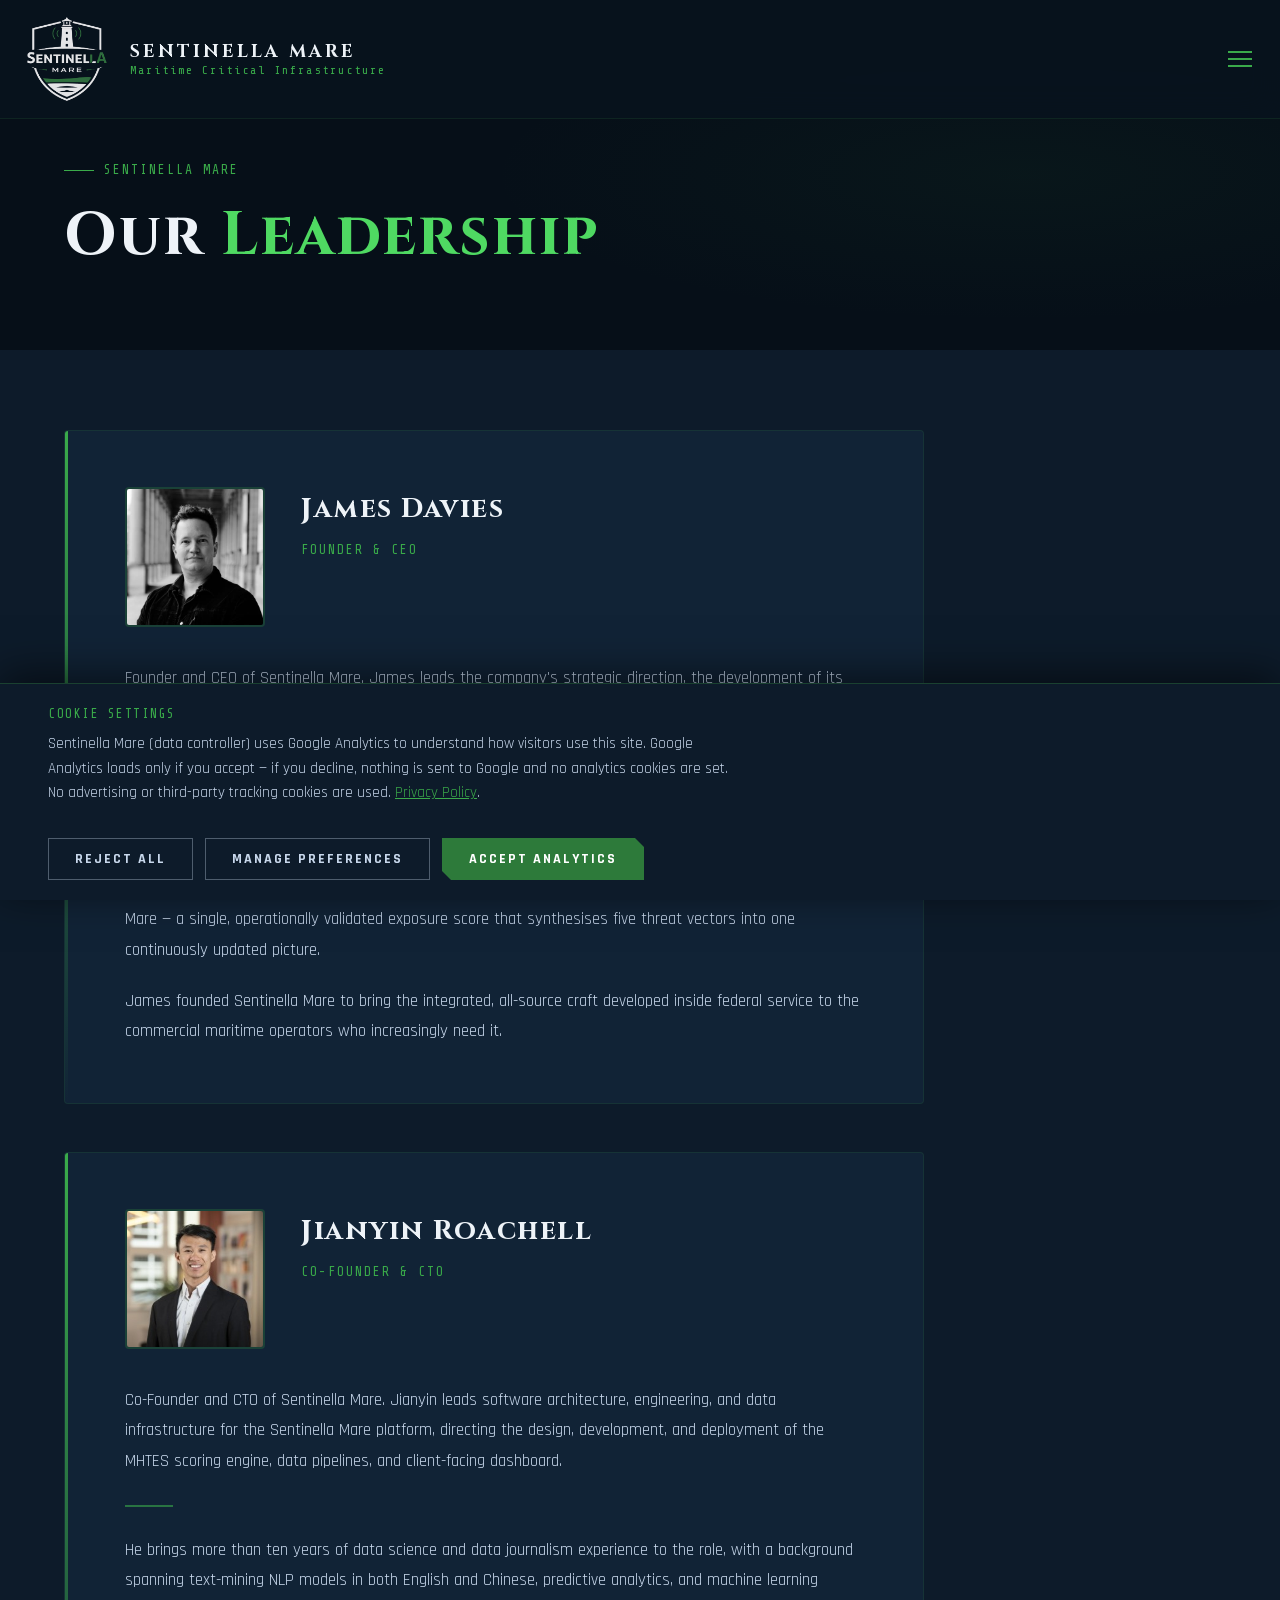
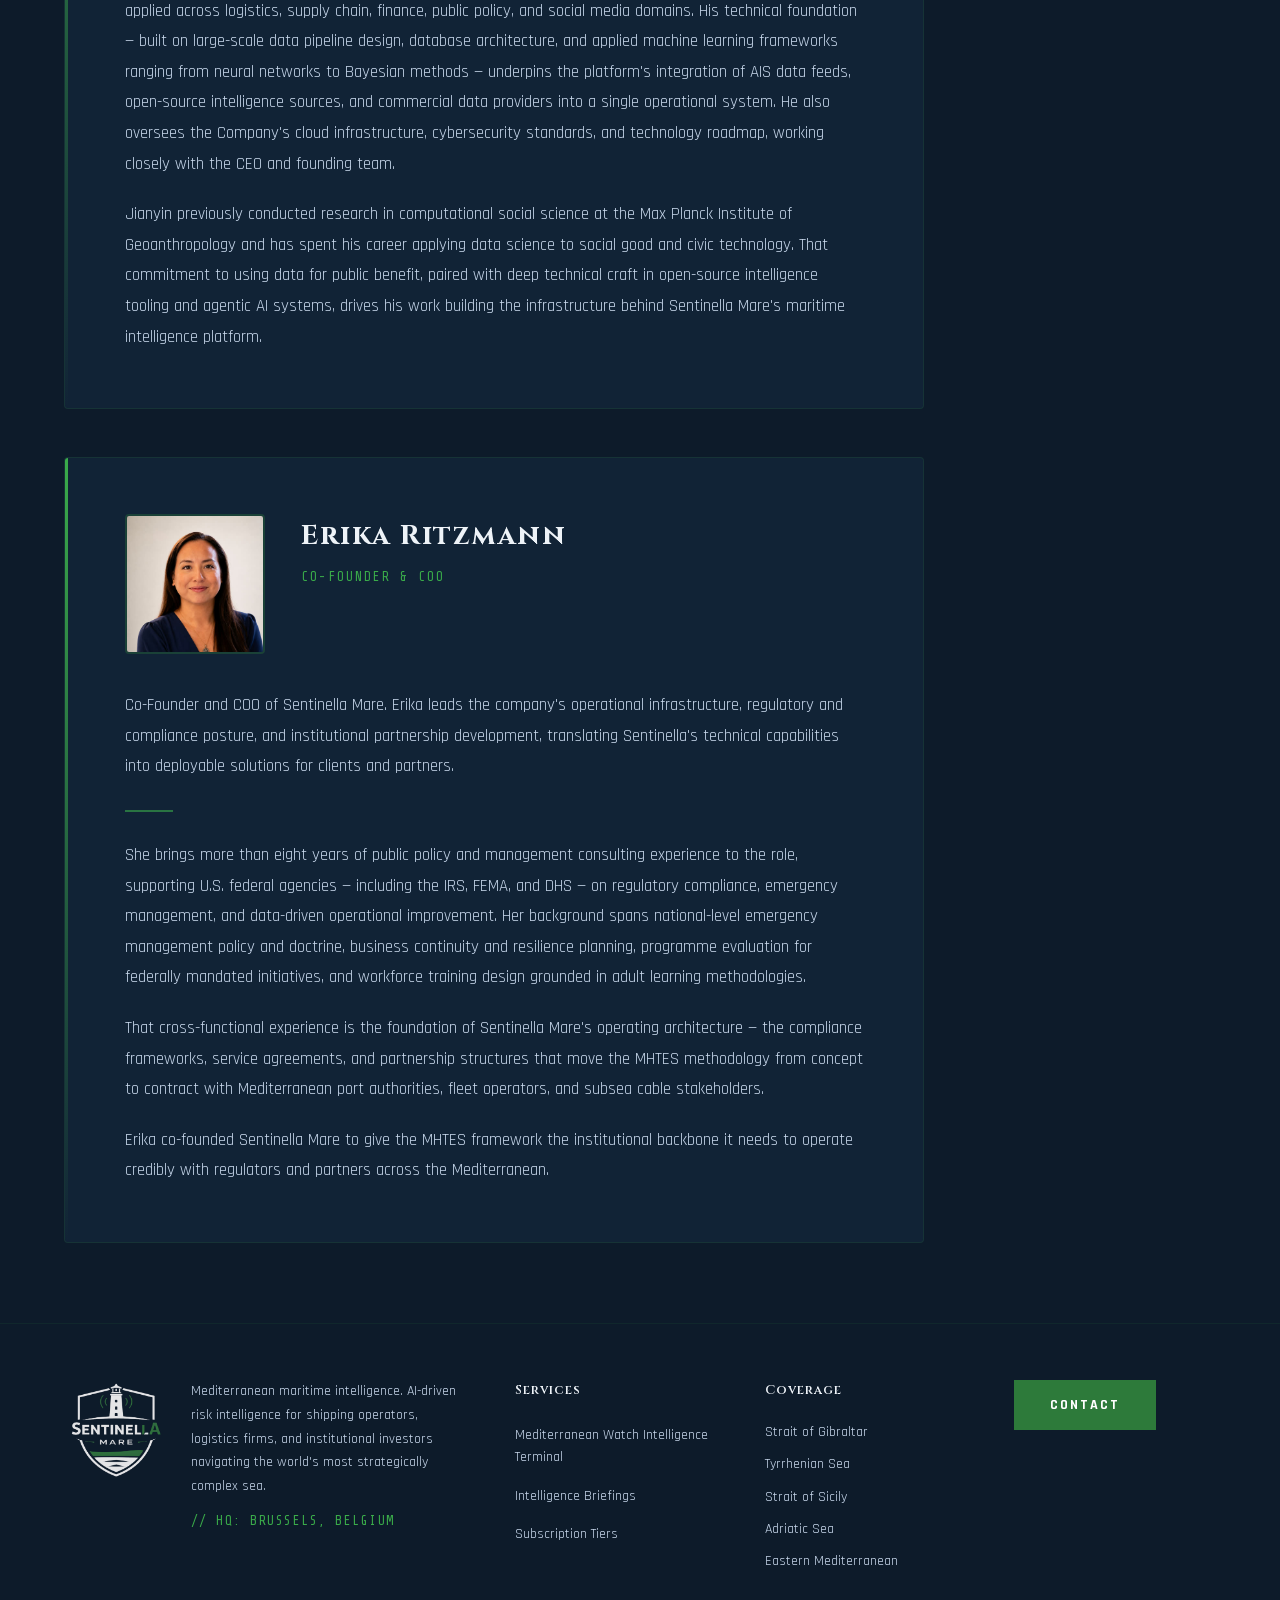
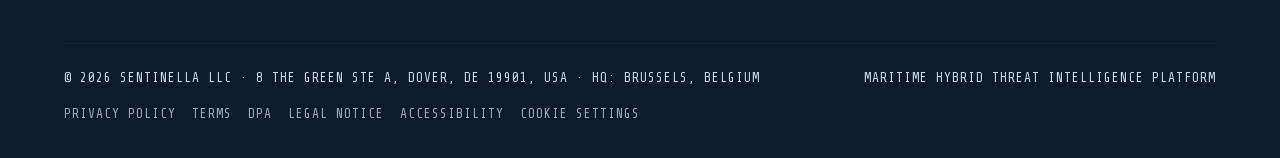
<file: Leadership/index.html>
<!DOCTYPE html>
<html lang="en">
<head>
<!-- Google Analytics — Consent Mode "basic".
     The gtag.js tag is deliberately NOT loaded here. It is injected only after
     the visitor grants consent (see the cookie banner script before </body>),
     so no request reaches Google, and no IP address is disclosed to Google,
     unless and until the visitor opts in. -->
<script>
  window.dataLayer = window.dataLayer || [];
  function gtag(){dataLayer.push(arguments);}
  // Queued only — inert until gtag.js is actually loaded post-consent.
  gtag('consent', 'default', {
    analytics_storage: 'denied',
    ad_storage: 'denied',
    ad_user_data: 'denied',
    ad_personalization: 'denied'
  });
</script>
<meta charset="UTF-8">
<meta name="viewport" content="width=device-width, initial-scale=1.0, viewport-fit=cover">
<meta name="theme-color" content="#060f18">
<meta name="color-scheme" content="dark">
<link rel="canonical" href="https://sentinellaglobal.com/Leadership">
<title>Leadership — Sentinella Mare</title>
<!-- Favicon -->
<link rel="icon" href="/favicon.ico" sizes="any">
<link rel="icon" type="image/png" sizes="32x32" href="/favicon-32x32.png">
<link rel="icon" type="image/png" sizes="16x16" href="/favicon-16x16.png">
<link rel="apple-touch-icon" href="/apple-touch-icon.png">
<link rel="manifest" href="/site.webmanifest">
<meta name="description" content="Meet the Sentinella Mare leadership team — maritime intelligence professionals, security analysts, and compliance experts serving Mediterranean operators.">
<meta property="og:type" content="website">
<meta property="og:site_name" content="Sentinella Mare">
<meta property="og:title" content="Leadership — Sentinella Mare">
<meta property="og:description" content="Meet the Sentinella Mare leadership team — maritime intelligence professionals, security analysts, and compliance experts serving Mediterranean operators.">
<meta property="og:url" content="https://sentinellaglobal.com/Leadership">
<meta property="og:image" content="https://sentinellaglobal.com/Sentinella%20Mare%20Logo_White.png">
<meta name="twitter:card" content="summary_large_image">
<meta name="twitter:title" content="Leadership — Sentinella Mare">
<meta name="twitter:description" content="The team behind Sentinella Mare — maritime intelligence professionals and compliance experts serving Mediterranean operators.">
<meta name="twitter:image" content="https://sentinellaglobal.com/Sentinella%20Mare%20Logo_White.png">
<!-- Self-hosted webfonts: no third-party request, so no visitor IP is
     disclosed to Google before consent. See /fonts/OFL.txt for licensing. -->
<link rel="stylesheet" href="/fonts/fonts.css">
<style>
  :root {
    --navy: #060f18;
    --navy-2: #0d1b2a;
    --navy-3: #112336;
    --navy-4: #1a3450;
    --green: #2d7a3a;
    --green-mid: #3aab4a;
    --green-glow: #4fd962;
    --green-dim: #1d5228;
    --gold: #c9a84c;
    --text: #f0f5fc;
    --text-dim: #c8d8ec;
    --white: #eef3f8;
  }

  * { margin: 0; padding: 0; box-sizing: border-box; }
  img { max-width: 100%; height: auto; }
  html {
    scroll-behavior: smooth;
    scroll-padding-top: 120px;
  }

  body {
    background: var(--navy);
    color: var(--text);
    font-family: 'Rajdhani', sans-serif;
    font-size: 16px;
    line-height: 1.6;
    overflow-x: hidden;
    -webkit-text-size-adjust: 100%;
    text-size-adjust: 100%;
  }

  /* ── NAV ── */
  nav {
    position: fixed; top: 0; left: 0; right: 0; z-index: 1000;
    display: flex; align-items: center; justify-content: space-between;
  gap: 40px; /* keep the wordmark from colliding with the nav links */
    padding: 14px 64px;
    background: rgba(8,19,30,0.92);
    -webkit-backdrop-filter: blur(16px);
    backdrop-filter: blur(16px);
    border-bottom: 1px solid rgba(45,122,58,0.18);
  }
  .nav-logo { display: flex; align-items: center; gap: 14px; text-decoration: none; }
  .nav-logo img { height: 90px; max-width: 160px; }
  .nav-brand { display: flex; flex-direction: column; line-height: 1; }
  .nav-brand .n1 {
    font-family: 'Cinzel', serif; font-size: 18px; font-weight: 700;
    color: var(--white); letter-spacing: 3px;
  }
  .nav-brand .n2 {
    font-family: 'Share Tech Mono', monospace; font-size: 12px;
    color: var(--green-mid); letter-spacing: 2px; margin-top: 3px;
   white-space: nowrap;}
  .nav-links { display: flex; align-items: center; gap: 32px; }
  .nav-links a {
    color: var(--text); text-decoration: none;
    font-size: 13px; font-weight: 600; letter-spacing: 2px; text-transform: uppercase;
  white-space: nowrap;
    transition: color 0.25s;
  }
  .nav-links a:hover, .nav-links a.active { color: var(--green-glow); }
  .btn-nav {
    border: 1px solid var(--green); color: var(--green-mid) !important;
    padding: 8px 20px !important; letter-spacing: 2px !important;
    transition: all 0.25s !important;
  }
  .btn-nav:hover {
    background: var(--green) !important; color: white !important;
    box-shadow: 0 0 24px rgba(79,217,98,0.25) !important;
  }
  .nav-toggle {
    display: none; flex-direction: column; justify-content: center; gap: 5px;
    cursor: pointer; padding: 8px; background: none; border: none; z-index: 1001;
  }
  .nav-toggle span {
    display: block; width: 24px; height: 2px;
    background: var(--green-mid); transition: all 0.3s;
  }
  .nav-toggle.open span:nth-child(1) { transform: translateY(7px) rotate(45deg); }
  .nav-toggle.open span:nth-child(2) { opacity: 0; }
  .nav-toggle.open span:nth-child(3) { transform: translateY(-7px) rotate(-45deg); }

  /* ── LANGUAGE SWITCHER ── */
  .lang-dropdown { position: relative; display: flex; align-items: center; }
  .lang-globe {
    background: none; border: none; cursor: pointer;
    color: #fff; padding: 4px 6px; line-height: 1;
    transition: color 0.2s; display: flex; align-items: center;
  }
  .lang-globe:hover { color: var(--green-glow); }
  .lang-menu {
    display: none; position: absolute; right: 0; top: calc(100% + 10px);
    background: rgba(6,15,24,0.98); border: 1px solid rgba(45,122,58,0.3);
    border-radius: 4px; flex-direction: column; min-width: 64px;
    overflow: hidden; z-index: 1100;
    box-shadow: 0 8px 24px rgba(0,0,0,0.5);
  }
  .lang-dropdown.open .lang-menu { display: flex; }
  .lang-menu .lang-btn {
    background: none; border: none; border-bottom: 1px solid rgba(45,122,58,0.15);
    cursor: pointer; color: rgba(200,216,236,0.55);
    font-family: 'Share Tech Mono', monospace; font-size: 13px;
    padding: 9px 16px; text-transform: uppercase; text-align: center;
    transition: color 0.2s, background 0.2s; letter-spacing: 1.5px;
  }
  .lang-menu .lang-btn:last-child { border-bottom: none; }
  .lang-menu .lang-btn:hover { color: var(--green-glow); background: rgba(45,122,58,0.1); }
  .lang-menu .lang-btn.active { color: var(--green-mid); }

  /* ── RTL SUPPORT ── */
  html[dir="rtl"] nav { flex-direction: row-reverse; }

  /* ── PAGE HERO ── */
  .page-hero {
    padding: 160px 64px 80px;
    position: relative;
    background: var(--navy);
    overflow: hidden;
  }
  .page-hero::before {
    content: '';
    position: absolute; inset: 0;
    background: radial-gradient(ellipse 60% 60% at 80% 50%, rgba(45,122,58,0.07) 0%, transparent 70%);
    pointer-events: none;
  }
  .page-label {
    font-family: 'Share Tech Mono', monospace;
    font-size: 13px; letter-spacing: 2px; color: var(--green-mid);
    text-transform: uppercase; margin-bottom: 20px;
    display: flex; align-items: center; gap: 10px;
  }
  .page-label::before {
    content: ''; display: block;
    width: 30px; height: 1px; background: var(--green-mid);
  }
  .page-hero h1 {
    font-family: 'Cinzel', serif;
    font-size: clamp(36px, 5vw, 60px);
    font-weight: 700; letter-spacing: 2px;
    color: var(--white); line-height: 1.15;
  }
  .page-hero h1 span { color: var(--green-glow); }

  /* ── LEADERSHIP SECTION ── */
  .leadership-section {
    background: var(--navy-2);
    padding: 80px 64px;
  }
  .leadership-card {
    max-width: 860px;
    background: var(--navy-3);
    border: 1px solid rgba(45,122,58,0.18);
    border-radius: 4px;
    padding: 56px 60px;
    position: relative;
    overflow: hidden;
  }
  .leadership-card::before {
    content: '';
    position: absolute; top: 0; left: 0;
    width: 3px; height: 100%;
    background: linear-gradient(to bottom, var(--green-mid), transparent);
  }
  .leader-header {
    display: flex; align-items: flex-start; gap: 36px;
    margin-bottom: 36px;
  }
  .leader-headshot {
    width: 140px; height: 140px;
    border-radius: 4px;
    object-fit: cover; object-position: top;
    border: 2px solid rgba(45,122,58,0.35);
    flex-shrink: 0;
  }
  .leader-meta { display: flex; flex-direction: column; justify-content: center; }
  .leader-name {
    font-family: 'Cinzel', serif;
    font-size: 28px; font-weight: 700;
    color: var(--white); letter-spacing: 1.5px;
    margin-bottom: 8px;
  }
  .leader-title {
    font-family: 'Share Tech Mono', monospace;
    font-size: 13px; letter-spacing: 2px;
    color: var(--green-mid); text-transform: uppercase;
  }
  .leader-bio p {
    font-size: 17px; line-height: 1.8;
    color: var(--text-dim);
    margin-bottom: 20px;
  }
  .leader-bio p:last-child { margin-bottom: 0; }
  .leader-divider {
    width: 48px; height: 2px;
    background: var(--green-mid);
    margin: 28px 0;
    opacity: 0.6;
  }

  /* ── FOOTER ── */
  footer {
    background: var(--navy-2);
    border-top: 1px solid rgba(45,122,58,0.12);
    padding: 56px 64px 32px;
  }
  .footer-top {
    display: grid; grid-template-columns: 2fr 1fr 1fr 1fr;
    gap: 48px; margin-bottom: 60px;
  }
  .footer-brand { display: flex; flex-direction: row; align-items: flex-start; gap: 20px; }
  .footer-brand-text { display: flex; flex-direction: column; gap: 12px; }
  .footer-brand img { height: 100px; width: fit-content; }
  .footer-brand p {
    font-size: 14px; line-height: 1.7; color: var(--text-dim);
    max-width: 280px;
  }
  .footer-brand .hq {
    font-family: 'Share Tech Mono', monospace;
    font-size: 13px; letter-spacing: 1.5px; color: var(--green-mid);
    text-transform: uppercase;
  }
  .footer-col .footer-nav-title {
    font-family: 'Cinzel', serif;
    font-size: 13px; font-weight: 600;
    color: var(--white); letter-spacing: 1px;
    margin-bottom: 20px;
  }
  .footer-col a, .footer-col p {
    display: block; color: var(--text-dim); text-decoration: none;
    font-size: 14px; line-height: 1.6; margin-bottom: 10px;
  }
  .footer-col a:hover { color: var(--green-mid); }
  .footer-contact-btn { display: inline-block; width: fit-content; }
  .footer-col a.footer-contact-btn { color: #fff; }  /* WCAG 1.4.3: .footer-col a would otherwise win on specificity and dim this button's text */
  .footer-bottom {
    border-top: 1px solid rgba(45,122,58,0.1);
    padding-top: 24px;
    display: flex; justify-content: space-between; align-items: center;
    flex-wrap: wrap; gap: 12px 48px;
  }
  .footer-bottom p {
    font-family: 'Share Tech Mono', monospace;
    font-size: 13px; letter-spacing: 1px;
    color: var(--text-dim); text-transform: uppercase;
  }
  .footer-legal-links {
    display: flex; align-items: flex-start; gap: 16px; flex-wrap: wrap;
  }
  .footer-legal-link {
    font-family: 'Share Tech Mono', monospace;
    font-size: 13px; letter-spacing: 1px; color: rgba(240,245,252,0.65);
    text-transform: uppercase; text-decoration: none;
    background: none; border: none; cursor: pointer; padding: 6px 0;
    line-height: 1; vertical-align: top;
    transition: color 0.2s;
  }
  .footer-legal-link:hover { color: #eef3f8; }

  .btn-primary {
    background: var(--green); color: #fff;
    padding: 14px 36px; font-family: 'Rajdhani', sans-serif;
    font-size: 13px; font-weight: 700; letter-spacing: 2.5px;
    text-transform: uppercase; text-decoration: none;
    border: none; cursor: pointer;
    transition: all 0.3s; display: inline-block;
  }
  .btn-primary:hover {
    background: var(--green-mid);
    box-shadow: 0 0 32px rgba(79,217,98,0.3);
  }

  /* ── TOUCH OPTIMIZATIONS ── */
  a, button, [role="button"],
  .btn-primary, .btn-nav, .nav-toggle,
  .lang-globe, .lang-btn {
    -webkit-tap-highlight-color: transparent;
  }
  .btn-primary, .btn-nav, .nav-toggle,
  .lang-globe, .lang-btn {
    touch-action: manipulation;
  }

  /* ── GREEK FONT OVERRIDES ── */
  html[lang="el"] body,
  html[lang="el"] p,
  html[lang="el"] li,
  html[lang="el"] a,
  html[lang="el"] button {
    font-family: 'Noto Sans', -apple-system, 'Segoe UI', sans-serif;
  }
  html[lang="el"] h1,
  html[lang="el"] h2,
  html[lang="el"] h3,
  html[lang="el"] .leader-name,
  html[lang="el"] .leader-title {
    font-family: 'Noto Sans', -apple-system, 'Segoe UI', sans-serif;
    letter-spacing: 0.5px;
  }

  /* ── RTL SUPPORT (Arabic) ── */
  html[dir="rtl"] nav { flex-direction: row-reverse; }
  html[dir="rtl"] .nav-links { flex-direction: row-reverse; }
  html[dir="rtl"] .leader-header { flex-direction: row-reverse; }
  html[dir="rtl"] .leader-bio p { text-align: right; }
  html[dir="rtl"] .page-label { flex-direction: row-reverse; }
  html[dir="rtl"] .footer-brand { flex-direction: row-reverse; }
  html[dir="rtl"] .footer-col { text-align: right; }

  /* ── RESPONSIVE ── */
  @media (max-width: 1024px) {
    nav { padding: 14px 32px; }
    .page-hero { padding: 132px 32px 64px; }
    .leadership-section { padding: 64px 32px; }
    footer { padding: 48px 32px 28px; }
    .footer-top { grid-template-columns: 1fr 1fr 1fr; gap: 28px; }
    .footer-brand { grid-column: 1 / -1; }
  }

  /* iPad landscape — collapse nav to hamburger */
  @media (max-width: 1380px) {
    .nav-toggle { display: flex; }
    .nav-links {
      display: none; position: fixed;
      top: 0; left: 0; right: 0; bottom: 0;
      width: 100vw; height: 100vh; height: 100dvh;
      background: var(--navy);
      flex-direction: column; align-items: center; justify-content: center;
      gap: 32px; z-index: 1000;
      overflow-y: auto; padding: 80px 20px 40px;
      overscroll-behavior: contain;
      -webkit-overflow-scrolling: touch;
    }
    .nav-links.open { display: flex; }
    .nav-links a { font-size: 16px; letter-spacing: 3px; }
    .lang-dropdown { order: 10; }
  }

  @media (max-width: 768px) {
    nav { padding: 12px 20px; }
    .nav-logo img { height: 70px; }
    .nav-toggle { display: flex; }
    .nav-links {
      display: none; position: fixed;
      top: 0; left: 0; right: 0; bottom: 0;
      width: 100vw; height: 100vh; height: 100dvh;
      background: var(--navy);
      flex-direction: column; align-items: center; justify-content: center;
      gap: 32px; z-index: 1000;
      overflow-y: auto; padding: 80px 20px 40px;
      overscroll-behavior: contain;
      -webkit-overflow-scrolling: touch;
    }
    .nav-links.open { display: flex; }
    .nav-links a { font-size: 16px; letter-spacing: 3px; }
    .nav-links.open .lang-dropdown .lang-menu {
      position: static; display: flex; flex-direction: row; gap: 4px;
      box-shadow: none; background: transparent; border: none; padding: 4px 0;
    }
    .lang-dropdown { order: 10; }
    .page-hero { padding: 120px 20px 48px; }
    .leadership-section { padding: 48px 20px; }
    .leadership-card { padding: 36px 28px; }
    .leader-header { gap: 24px; }
    .leader-headshot { width: 110px; height: 110px; }
    .leader-name { font-size: 22px; }
    .leader-bio p { font-size: 16px; }
    footer { padding: 36px 20px 24px; }
    .footer-top { grid-template-columns: 1fr 1fr; gap: 24px; }
    .footer-brand { grid-column: 1 / -1; }
    .footer-bottom { flex-direction: column; text-align: center; }
    .footer-contact-btn { width: 100%; text-align: center; }
  }

  @media (max-width: 480px) {
    nav { padding: 10px 16px; }
    .nav-logo img { height: 56px; }
    .nav-brand .n1 { font-size: 13px; letter-spacing: 1px; }
    .nav-brand .n2 { display: none; }
    .page-hero { padding: 100px 16px 40px; }
    .leadership-section { padding: 36px 16px; }
    .leadership-card { padding: 28px 20px; }
    .leader-header { flex-direction: column; align-items: flex-start; gap: 20px; }
    .leader-headshot { width: 100px; height: 100px; }
    .leader-name { font-size: 20px; }
    .leader-bio p { font-size: 17px; }
    footer { padding: 28px 16px 20px; }
    .footer-top { grid-template-columns: 1fr; gap: 20px; }
    .footer-brand { flex-direction: column; grid-column: auto; }
    .footer-brand img { height: 80px; }
    .footer-col a, .footer-col p { font-size: 14px; }
  }

  /* ── Extra small phones (≤ 360px) ── */
  @media (max-width: 360px) {
    nav { padding: 8px 12px; }
    .nav-logo img { height: 46px; }
    .page-hero { padding: 90px 12px 32px; }
    .leadership-section { padding: 28px 12px; }
    .leadership-card { padding: 24px 16px; }
  }

  /* ── iOS safe-area insets ── */
  @supports (padding: max(0px)) {
    nav {
      padding-top: max(14px, env(safe-area-inset-top));
      padding-left: max(20px, calc((100% - 1440px) / 2), env(safe-area-inset-left));
      padding-right: max(20px, calc((100% - 1440px) / 2), env(safe-area-inset-right));
    }
    footer { padding-bottom: max(32px, env(safe-area-inset-bottom)); }
    @media (max-width: 480px) {
      nav {
        padding-top: max(10px, env(safe-area-inset-top));
        padding-left: max(16px, env(safe-area-inset-left));
        padding-right: max(16px, env(safe-area-inset-right));
      }
      footer { padding-bottom: max(20px, env(safe-area-inset-bottom)); }
    }
  }

  /* ── Touch: skip hover effects ── */
  @media (hover: none) and (pointer: coarse) {
    nav { backdrop-filter: none; -webkit-backdrop-filter: none; }
  }

  /* ── Reduced motion ── */
  @media (prefers-reduced-motion: reduce) {
    *, *::before, *::after {
      animation-duration: 0.01ms !important;
      animation-iteration-count: 1 !important;
      transition-duration: 0.01ms !important;
    }
  }

  /* ── COMPLIANCE NAV DROPDOWN ── */
  .nav-comp-wrap { position: relative; display: flex; align-items: center; }
  .nav-comp-trigger {
    background: none; border: none; cursor: pointer; padding: 0;
    color: var(--text); font-family: 'Rajdhani', sans-serif;
    font-size: 13px; font-weight: 600; letter-spacing: 2px; text-transform: uppercase;
  white-space: nowrap;
    display: flex; align-items: center; gap: 5px; transition: color 0.25s;
  }
  .nav-comp-trigger:hover { color: var(--green-glow); }
  .nav-comp-trigger svg { transition: transform 0.2s; flex-shrink: 0; }
  .nav-comp-wrap.open .nav-comp-trigger { color: var(--green-glow); }
  .nav-comp-wrap.open .nav-comp-trigger svg { transform: rotate(180deg); }
  .nav-comp-menu {
    display: none; position: absolute;
    top: calc(100% + 16px); left: 50%; transform: translateX(-50%);
    background: rgba(6,15,24,0.98); border: 1px solid rgba(45,122,58,0.3);
    border-radius: 4px; min-width: 220px; z-index: 1100;
    box-shadow: 0 8px 24px rgba(0,0,0,0.5); overflow: hidden;
  }
  .nav-comp-wrap.open .nav-comp-menu { display: block; }
  .nav-comp-menu a {
    display: block; padding: 12px 20px;
    color: rgba(200,216,236,0.7);
    font-family: 'Share Tech Mono', monospace; font-size: 13px;
    letter-spacing: 1px; text-transform: uppercase; text-decoration: none;
    border-bottom: 1px solid rgba(45,122,58,0.12);
    transition: color 0.2s, background 0.2s;
  }
  .nav-comp-menu a:last-child { border-bottom: none; }
  .nav-comp-menu a:hover { color: var(--green-glow); background: rgba(45,122,58,0.08); }
  .nav-comp-menu .comp-link-label {
    display: block; font-size: 13px; color: rgba(45,122,58,0.6);
    letter-spacing: 1.5px; margin-top: 2px;
  }
  @media (max-width: 768px) {
    .nav-comp-wrap { flex-direction: column; width: 100%; align-items: center; }
    .nav-comp-trigger { font-size: 16px; letter-spacing: 3px; }
    .nav-comp-menu {
      position: static; transform: none; display: none;
      background: transparent; border: none; box-shadow: none; min-width: auto;
    }
    .nav-comp-wrap.open .nav-comp-menu {
      display: flex; flex-direction: column; align-items: center; gap: 0; padding: 6px 0;
    }
    .nav-comp-menu a { border: none; font-size: 13px; padding: 8px 0; text-align: center; }
    .nav-comp-menu .comp-link-label { display: none; }
  }

  /* ── Accessibility: focus, skip link, in-text link cues ── */
  a:focus-visible, button:focus-visible, input:focus-visible,
  select:focus-visible, textarea:focus-visible,
  [tabindex]:not([tabindex="-1"]):focus-visible {
    outline: 3px solid #4fd962; outline-offset: 3px; border-radius: 3px;
  }
  main:focus { outline: none; }
  .skip-link {
    position: absolute; left: 12px; top: -60px; z-index: 3000;
    background: #2d7a3a; color: #fff; padding: 12px 20px; border-radius: 4px;
    font-family: 'Rajdhani', sans-serif; font-weight: 700; font-size: 13px;
    letter-spacing: 2px; text-transform: uppercase; text-decoration: none;
    transition: top 0.2s;
  }
  .skip-link:focus { top: 12px; }
  .sm-cookie-text a { text-decoration: underline; }


  /* WCAG 2.2 SC 2.5.8 Target Size */
  .footer-col a { padding: 3px 0; }
  /* .footer-col a wins on specificity over .btn-primary; restore button sizing/shape for the Contact CTA */
  .footer-col a.footer-contact-btn {
    display: inline-block; padding: 14px 36px; letter-spacing: 2px; margin-bottom: 0;
  }
  .footer-legal-links { row-gap: 4px; }
  /* Primary nav links rendered 15-23px tall — under the 24px minimum, and not
     covered by the inline-in-prose exception. Vertical padding only, so the nav
     height (driven by the logo) is unchanged. */
  .nav-links > a { padding: 5px 0; }
  .nav-comp-trigger { padding: 5px 0; }

/* ---- Device polish: desktop, tablet, phone ---- */
html{-webkit-tap-highlight-color:rgba(79,217,98,.18)}
a,button,summary,label,select,[role="button"],[role="tab"]{touch-action:manipulation}
.nav-logo img{width:auto}
@media (max-width:360px){
  .nav-logo img{width:100px;height:64px;object-fit:contain}
  .nav-brand .n1{font-size:12px;letter-spacing:.5px}
}
@media (min-width:1381px) and (max-width:1500px){
  nav{padding-left:32px;padding-right:32px}
  .nav-links{gap:20px}
}
@media (pointer:coarse),(max-width:1024px){
  .nav-toggle{min-width:44px;min-height:44px}
  .footer-col a{display:flex;align-items:center;min-height:44px}
  .footer-legal-link{display:inline-flex;align-items:center;min-height:44px}
  .footer-legal-link{min-width:44px;justify-content:center}
}
</style>
<script type="application/ld+json">
{
  "@context": "https://schema.org",
  "@type": "AboutPage",
  "name": "Leadership — Sentinella Mare",
  "url": "https://sentinellaglobal.com/Leadership",
  "description": "Meet the Sentinella Mare leadership team — maritime intelligence professionals, security analysts, and compliance experts serving Mediterranean operators.",
  "isPartOf": {
    "@type": "WebSite",
    "name": "Sentinella Mare",
    "url": "https://sentinellaglobal.com"
  }
}
</script>
</head>
<body>

<a href="#main" class="skip-link">Skip to content</a>

<!-- NAV -->
<nav>
  <a class="nav-logo" href="../">
    <img src="../Sentinella Mare Logo_White_360.png" width="360" height="337" alt="Sentinella Mare">
    <div class="nav-brand">
      <span class="n1">SENTINELLA MARE</span>
      <span class="n2" data-i18n="nav.tagline">Maritime Critical Infrastructure</span>
    </div>
  </a>
  <button class="nav-toggle" id="navToggle" aria-label="Toggle menu" aria-expanded="false" aria-controls="navLinks" onclick="this.classList.toggle('open'); document.getElementById('navLinks').classList.toggle('open')">
    <span></span><span></span><span></span>
  </button>
  <div class="nav-links" id="navLinks">
    <a href="/#protect" data-i18n="nav.protect" onclick="document.getElementById('navToggle').classList.remove('open'); document.getElementById('navLinks').classList.remove('open')">How It Protects</a>
    <a href="/#methodology" data-i18n="nav.methodology" onclick="document.getElementById('navToggle').classList.remove('open'); document.getElementById('navLinks').classList.remove('open')">Methodology</a>
    <a href="/#enterprise" data-i18n="nav.enterprise" onclick="document.getElementById('navToggle').classList.remove('open'); document.getElementById('navLinks').classList.remove('open')">Enterprise</a>
    <a href="/Leadership" class="active" data-i18n="nav.leadership" onclick="document.getElementById('navToggle').classList.remove('open'); document.getElementById('navLinks').classList.remove('open')">Leadership</a>
    <div class="nav-comp-wrap" id="complianceNav">
      <button class="nav-comp-trigger" aria-expanded="false" aria-haspopup="true" aria-controls="complianceMenu" onclick="document.getElementById('complianceNav').classList.toggle('open')"><span data-i18n="nav.compliance">Compliance</span>
        <svg width="10" height="6" viewBox="0 0 10 6" fill="none" xmlns="http://www.w3.org/2000/svg">
          <path d="M1 1L5 5L9 1" stroke="currentColor" stroke-width="1.5" stroke-linecap="round" stroke-linejoin="round"/>
        </svg>
      </button>
      <div class="nav-comp-menu" id="complianceMenu">
        <a href="/EUMaritimeComplianceCountdown" target="_blank" rel="noopener noreferrer">
          <span data-i18n="nav.deadline">Deadline Countdown</span>
          <span class="comp-link-label" data-i18n="nav.deadline.sub">NIS2 · CER · Circ. 177 live timers</span>
        </a>
        <a href="/EUMaritimeComplianceExplained" target="_blank" rel="noopener noreferrer">
          <span data-i18n="nav.explained">Compliance Explained</span>
          <span class="comp-link-label" data-i18n="nav.explained.sub">2026–2027 pressure window guide</span>
        </a>
      </div>
    </div>
    <div class="lang-dropdown" id="langDropdown">
      <button class="lang-globe" onclick="document.getElementById('langDropdown').classList.toggle('open')" aria-label="Select language" aria-expanded="false" aria-haspopup="true" aria-controls="langMenu">
        <svg xmlns="http://www.w3.org/2000/svg" width="22" height="22" viewBox="0 0 24 24" fill="none" stroke="currentColor" stroke-width="2.2" stroke-linecap="round" stroke-linejoin="round">
          <circle cx="12" cy="12" r="10"/>
          <ellipse cx="12" cy="12" rx="4" ry="10"/>
          <line x1="2" y1="12" x2="22" y2="12"/>
        </svg>
      </button>
      <div class="lang-menu" id="langMenu">
        <button class="lang-btn active" aria-current="true" onclick="setLang('en'); document.getElementById('langDropdown').classList.remove('open')" id="btn-en">EN</button>
        <button class="lang-btn" onclick="setLang('it'); document.getElementById('langDropdown').classList.remove('open')" id="btn-it">IT</button>
        <button class="lang-btn" onclick="setLang('ar'); document.getElementById('langDropdown').classList.remove('open')" id="btn-ar">AR</button>
        <button class="lang-btn" onclick="setLang('el'); document.getElementById('langDropdown').classList.remove('open')" id="btn-el">EL</button>
      </div>
    </div>
    <a href="https://mare.sentinellaglobal.com/" class="btn-nav" target="_blank" rel="noopener noreferrer" onclick="document.getElementById('navToggle').classList.remove('open'); document.getElementById('navLinks').classList.remove('open')" data-i18n="nav.cta">Launch Platform</a>
  </div>
</nav>

<main id="main" tabindex="-1">

<!-- PAGE HERO -->
<div class="page-hero">
  <div class="page-label" data-i18n="leadership.label">Sentinella Mare</div>
  <h1 data-i18n-html="true" data-i18n="leadership.h1">Our <span>Leadership</span></h1>
</div>

<!-- LEADERSHIP CONTENT -->
<section class="leadership-section">
  <div class="leadership-card">
    <div class="leader-header">
      <img src="../James Davies_Headshot.jpeg" alt="James Davies" width="400" height="400" loading="lazy" decoding="async" class="leader-headshot">
      <div class="leader-meta">
        <div class="leader-name" data-i18n="leader.name">James Davies</div>
        <div class="leader-title" data-i18n="leader.title">Founder &amp; CEO</div>
      </div>
    </div>
    <div class="leader-bio">
      <p data-i18n="leader.bio1">Founder and CEO of Sentinella Mare. James leads the company's strategic direction, the development of its intelligence framework, and its institutional partnerships across the Mediterranean.</p>
      <div class="leader-divider"></div>
      <p data-i18n="leader.bio2">He brings more than a decade of federal law enforcement and hybrid threat intelligence experience to the role, with deep coverage of both Latin America and Russia and fluency in Spanish and Russian. His operational background spans all-source intelligence collection, virtual operations, protective intelligence, and disinformation campaigns. That cross-domain experience is the foundation of the MHTES framework that powers Sentinella Mare — a single, operationally validated exposure score that synthesises five threat vectors into one continuously updated picture.</p>
      <p data-i18n="leader.bio3">James founded Sentinella Mare to bring the integrated, all-source craft developed inside federal service to the commercial maritime operators who increasingly need it.</p>
    </div>
  </div>

  <div class="leadership-card" style="margin-top: 48px;">
    <div class="leader-header">
      <img src="../Jian Roachell_Headshot.jpeg" alt="Jianyin Roachell" width="217" height="217" loading="lazy" decoding="async" class="leader-headshot">
      <div class="leader-meta">
        <div class="leader-name" data-i18n="leader3.name">Jianyin Roachell</div>
        <div class="leader-title" data-i18n="leader3.title">Co-Founder &amp; CTO</div>
      </div>
    </div>
    <div class="leader-bio">
      <p data-i18n="leader3.bio1">Co-Founder and CTO of Sentinella Mare. Jianyin leads software architecture, engineering, and data infrastructure for the Sentinella Mare platform, directing the design, development, and deployment of the MHTES scoring engine, data pipelines, and client-facing dashboard.</p>
      <div class="leader-divider"></div>
      <p data-i18n="leader3.bio2">He brings more than ten years of data science and data journalism experience to the role, with a background spanning text-mining NLP models in both English and Chinese, predictive analytics, and machine learning applied across logistics, supply chain, finance, public policy, and social media domains. His technical foundation — built on large-scale data pipeline design, database architecture, and applied machine learning frameworks ranging from neural networks to Bayesian methods — underpins the platform's integration of AIS data feeds, open-source intelligence sources, and commercial data providers into a single operational system. He also oversees the Company's cloud infrastructure, cybersecurity standards, and technology roadmap, working closely with the CEO and founding team.</p>
      <p data-i18n="leader3.bio3">Jianyin previously conducted research in computational social science at the Max Planck Institute of Geoanthropology and has spent his career applying data science to social good and civic technology. That commitment to using data for public benefit, paired with deep technical craft in open-source intelligence tooling and agentic AI systems, drives his work building the infrastructure behind Sentinella Mare's maritime intelligence platform.</p>
    </div>
  </div>

  <div class="leadership-card" style="margin-top: 48px;">
    <div class="leader-header">
      <img src="../Erika Ritzmann_Headshot.jpg" alt="Erika Ritzmann" width="420" height="560" loading="lazy" decoding="async" class="leader-headshot" style="object-position: 50% 25%;">
      <div class="leader-meta">
        <div class="leader-name" data-i18n="leader2.name">Erika Ritzmann</div>
        <div class="leader-title" data-i18n="leader2.title">Co-Founder &amp; COO</div>
      </div>
    </div>
    <div class="leader-bio">
      <p data-i18n="leader2.bio1">Co-Founder and COO of Sentinella Mare. Erika leads the company's operational infrastructure, regulatory and compliance posture, and institutional partnership development, translating Sentinella's technical capabilities into deployable solutions for clients and partners.</p>
      <div class="leader-divider"></div>
      <p data-i18n="leader2.bio2">She brings more than eight years of public policy and management consulting experience to the role, supporting U.S. federal agencies — including the IRS, FEMA, and DHS — on regulatory compliance, emergency management, and data-driven operational improvement. Her background spans national-level emergency management policy and doctrine, business continuity and resilience planning, programme evaluation for federally mandated initiatives, and workforce training design grounded in adult learning methodologies.</p>
      <p data-i18n="leader2.bio3">That cross-functional experience is the foundation of Sentinella Mare's operating architecture — the compliance frameworks, service agreements, and partnership structures that move the MHTES methodology from concept to contract with Mediterranean port authorities, fleet operators, and subsea cable stakeholders.</p>
      <p data-i18n="leader2.bio4">Erika co-founded Sentinella Mare to give the MHTES framework the institutional backbone it needs to operate credibly with regulators and partners across the Mediterranean.</p>
    </div>
  </div>
</section>

<!-- FOOTER -->
</main>

<footer>
  <div class="footer-top">
    <div class="footer-brand">
      <img src="../Sentinella Mare Logo_White_360.png" width="360" height="337" alt="Sentinella Mare">
      <div class="footer-brand-text">
        <p data-i18n="footer.brand">Mediterranean maritime intelligence. AI-driven risk intelligence for shipping operators, logistics firms, and institutional investors navigating the world's most strategically complex sea.</p>
        <span class="hq" data-i18n="footer.hq">// HQ: Brussels, Belgium</span>
      </div>
    </div>
    <div class="footer-col">
      <p class="footer-nav-title" data-i18n="footer.h.services">Services</p>
      <a href="../#services" data-i18n="footer.l.dashboard">Mediterranean Watch Intelligence Terminal</a>
      <a href="../#briefings" data-i18n="footer.l.briefings">Intelligence Briefings</a>
      <a href="../#pricing" data-i18n="footer.l.tiers">Subscription Tiers</a>
    </div>
    <div class="footer-col">
      <p class="footer-nav-title" data-i18n="footer.h.coverage">Coverage</p>
      <p data-i18n="footer.geo.1">Strait of Gibraltar</p>
      <p data-i18n="footer.geo.2">Tyrrhenian Sea</p>
      <p data-i18n="footer.geo.3">Strait of Sicily</p>
      <p data-i18n="footer.geo.4">Adriatic Sea</p>
      <p data-i18n="footer.geo.5">Eastern Mediterranean</p>
    </div>
    <div class="footer-col">
      <a href="mailto:james@sentinellaglobal.com" class="btn-primary footer-contact-btn" data-i18n="footer.h.contact">Contact</a>
    </div>
  </div>
  <div class="footer-bottom">
    <p data-i18n="footer.copy">© 2026 Sentinella LLC · 8 The Green STE A, Dover, DE 19901, USA · HQ: Brussels, Belgium</p>
    <p data-i18n="footer.platform">MARITIME HYBRID THREAT INTELLIGENCE PLATFORM</p>
    <div class="footer-legal-links">
      <a href="/privacypolicy/" class="footer-legal-link">Privacy Policy</a>
      <a href="/legalterms/" class="footer-legal-link">Terms</a>
      <a href="/dpa/" class="footer-legal-link">DPA</a>
      <a href="/legalnotice/" class="footer-legal-link">Legal Notice</a>
      <a href="/accessibility/" class="footer-legal-link">Accessibility</a>
      <button onclick="if(typeof smOpenCookieSettings==='function')smOpenCookieSettings();" class="footer-legal-link">Cookie Settings</button>
    </div>
  </div>
</footer>

<script>
let currentLang = 'en';

const translations = {
  en: {
    'nav.leadership': 'Leadership',
    'leadership.label': 'Sentinella Mare',
    'leadership.h1': 'Our <span>Leadership</span>',
    'leader.name': 'James Davies',
    'leader.title': 'Founder & CEO',
    'leader.bio1': 'Founder and CEO of Sentinella Mare. James leads the company\'s strategic direction, the development of its intelligence framework, and its institutional partnerships across the Mediterranean.',
    'leader.bio2': 'He brings more than a decade of federal law enforcement and hybrid threat intelligence experience to the role, with deep coverage of both Latin America and Russia and fluency in Spanish and Russian. His operational background spans all-source intelligence collection, virtual operations, protective intelligence, and disinformation campaigns. That cross-domain experience is the foundation of the MHTES framework that powers Sentinella Mare — a single, operationally validated exposure score that synthesises five threat vectors into one continuously updated picture.',
    'leader.bio3': 'James founded Sentinella Mare to bring the integrated, all-source craft developed inside federal service to the commercial maritime operators who increasingly need it.',
    'leader3.name': 'Jianyin Roachell',
    'leader3.title': 'Co-Founder & CTO',
    'leader3.bio1': 'Co-Founder and CTO of Sentinella Mare. Jianyin leads software architecture, engineering, and data infrastructure for the Sentinella Mare platform, directing the design, development, and deployment of the MHTES scoring engine, data pipelines, and client-facing dashboard.',
    'leader3.bio2': 'He brings more than ten years of data science and data journalism experience to the role, with a background spanning text-mining NLP models in both English and Chinese, predictive analytics, and machine learning applied across logistics, supply chain, finance, public policy, and social media domains. His technical foundation — built on large-scale data pipeline design, database architecture, and applied machine learning frameworks ranging from neural networks to Bayesian methods — underpins the platform\'s integration of AIS data feeds, open-source intelligence sources, and commercial data providers into a single operational system. He also oversees the Company\'s cloud infrastructure, cybersecurity standards, and technology roadmap, working closely with the CEO and founding team.',
    'leader3.bio3': 'Jianyin previously conducted research in computational social science at the Max Planck Institute of Geoanthropology and has spent his career applying data science to social good and civic technology. That commitment to using data for public benefit, paired with deep technical craft in open-source intelligence tooling and agentic AI systems, drives his work building the infrastructure behind Sentinella Mare\'s maritime intelligence platform.',
    'leader2.name': 'Erika Ritzmann',
    'leader2.title': 'Co-Founder & COO',
    'leader2.bio1': 'Co-Founder and COO of Sentinella Mare. Erika leads the company\'s operational infrastructure, regulatory and compliance posture, and institutional partnership development, translating Sentinella\'s technical capabilities into deployable solutions for clients and partners.',
    'leader2.bio2': 'She brings more than eight years of public policy and management consulting experience to the role, supporting U.S. federal agencies — including the IRS, FEMA, and DHS — on regulatory compliance, emergency management, and data-driven operational improvement. Her background spans national-level emergency management policy and doctrine, business continuity and resilience planning, programme evaluation for federally mandated initiatives, and workforce training design grounded in adult learning methodologies.',
    'leader2.bio3': 'That cross-functional experience is the foundation of Sentinella Mare\'s operating architecture — the compliance frameworks, service agreements, and partnership structures that move the MHTES methodology from concept to contract with Mediterranean port authorities, fleet operators, and subsea cable stakeholders.',
    'leader2.bio4': 'Erika co-founded Sentinella Mare to give the MHTES framework the institutional backbone it needs to operate credibly with regulators and partners across the Mediterranean.',
    'footer.brand': 'Mediterranean maritime intelligence. AI-driven risk intelligence for shipping operators, logistics firms, and institutional investors navigating the world\'s most strategically complex sea.',
    'footer.hq': '// HQ: Brussels, Belgium',
    'footer.h.services': 'Services',
    'footer.l.dashboard': 'Mediterranean Watch Intelligence Terminal',
    'footer.l.briefings': 'Intelligence Briefings',
    'footer.l.tiers': 'Subscription Tiers',
    'footer.h.coverage': 'Coverage',
    'footer.geo.1': 'Strait of Gibraltar',
    'footer.geo.2': 'Tyrrhenian Sea',
    'footer.geo.3': 'Strait of Sicily',
    'footer.geo.4': 'Adriatic Sea',
    'footer.geo.5': 'Eastern Mediterranean',
    'footer.h.contact': 'Contact',
    'footer.copy': '© 2026 Sentinella LLC · 8 The Green STE A, Dover, DE 19901, USA · HQ: Brussels, Belgium',
    'footer.platform': 'MARITIME HYBRID THREAT INTELLIGENCE PLATFORM',
    "nav.protect": "How It Protects",
    "nav.methodology": "Methodology",
    "nav.enterprise": "Enterprise",
    "nav.compliance": "Compliance",
    "nav.deadline": "Deadline Countdown",
    "nav.explained": "Compliance Explained",
    "nav.deadline.sub": "NIS2 · CER · Circ. 177 live timers",
    "nav.explained.sub": "2026–2027 pressure window guide",
    "nav.tagline": "Maritime Critical Infrastructure",
    "nav.cta": "Launch Platform",
  },
  it: {
    'nav.leadership': 'Leadership',
    'leadership.label': 'Sentinella Mare',
    'leadership.h1': 'La Nostra <span>Leadership</span>',
    'leader.name': 'James Davies',
    'leader.title': 'Fondatore e CEO',
    'leader.bio1': 'Fondatore e CEO di Sentinella Mare. James guida la direzione strategica dell\'azienda, lo sviluppo del suo framework di intelligence e le sue partnership istituzionali nel Mediterraneo.',
    'leader.bio2': 'Porta al ruolo più di un decennio di esperienza nelle forze dell\'ordine federali e nell\'intelligence sulle minacce ibride, con una copertura approfondita sia dell\'America Latina che della Russia e con la padronanza dello spagnolo e del russo. Il suo background operativo abbraccia la raccolta di intelligence da tutte le fonti, le operazioni virtuali, l\'intelligence protettiva e le campagne di disinformazione. Questa esperienza multidisciplinare è il fondamento del framework MHTES che alimenta Sentinella Mare — un unico punteggio di esposizione operativamente validato che sintetizza cinque vettori di minaccia in un quadro aggiornato continuamente.',
    'leader.bio3': 'James ha fondato Sentinella Mare per portare il lavoro di intelligence integrata, da tutte le fonti, sviluppato nel servizio federale agli operatori marittimi commerciali che ne hanno sempre più bisogno.',
    'leader2.name': 'Erika Ritzmann',
    'leader2.title': 'Co-Fondatrice e COO',
    'leader2.bio1': 'Co-Fondatrice e COO di Sentinella Mare. Erika guida l\'infrastruttura operativa dell\'azienda, il posizionamento regolatorio e di compliance, e lo sviluppo delle partnership istituzionali, traducendo le capacità tecniche di Sentinella in soluzioni operative per clienti e partner.',
    'leader2.bio2': 'Porta al ruolo più di otto anni di esperienza in politiche pubbliche e consulenza gestionale, avendo supportato agenzie federali statunitensi — tra cui IRS, FEMA e DHS — in materia di conformità normativa, gestione delle emergenze e miglioramento operativo basato sui dati. Il suo background spazia dalla politica e dottrina di gestione delle emergenze a livello nazionale, alla pianificazione della continuità operativa e della resilienza, alla valutazione di programmi federali obbligatori, fino alla progettazione di percorsi formativi per adulti.',
    'leader2.bio3': 'Questa esperienza trasversale è il fondamento dell\'architettura operativa di Sentinella Mare — i framework di compliance, gli accordi di servizio e le strutture di partnership che portano la metodologia MHTES dal concetto al contratto con autorità portuali mediterranee, operatori di flotte e stakeholder dei cavi sottomarini.',
    'leader2.bio4': 'Erika ha co-fondato Sentinella Mare per dare al framework MHTES la struttura istituzionale necessaria a operare con credibilità presso regolatori e partner in tutto il Mediterraneo.',
    'footer.brand': 'Intelligence marittima mediterranea. Intelligence del rischio basata sull\'IA per operatori di spedizioni, società di logistica e investitori istituzionali.',
    'footer.hq': '// QG: Bruxelles, Belgio',
    'footer.h.services': 'Servizi',
    'footer.l.dashboard': 'Mediterranean Watch Intelligence Terminal',
    'footer.l.briefings': 'Intelligence Briefings',
    'footer.l.tiers': 'Livelli di Abbonamento',
    'footer.h.coverage': 'Copertura',
    'footer.geo.1': 'Stretto di Gibilterra',
    'footer.geo.2': 'Mar Tirreno',
    'footer.geo.3': 'Stretto di Sicilia',
    'footer.geo.4': 'Mar Adriatico',
    'footer.geo.5': 'Mediterraneo Orientale',
    'footer.h.contact': 'Contatto',
    'footer.copy': '© 2026 Sentinella LLC · 8 The Green STE A, Dover, DE 19901, USA · HQ: Brussels, Belgium',
    'footer.platform': 'PIATTAFORMA DI INTELLIGENCE IBRIDA MARITTIMA',
    "nav.protect": "Come protegge",
    "nav.methodology": "Metodologia",
    "nav.enterprise": "Enterprise",
    "nav.compliance": "Conformità",
    "nav.deadline": "Conto alla rovescia delle scadenze",
    "nav.explained": "La conformità spiegata",
    "nav.deadline.sub": "NIS2 · CER · Circ. 177: timer in tempo reale",
    "nav.explained.sub": "Guida alla finestra di pressione 2026–2027",
    "nav.tagline": "Infrastrutture Marittime Critiche",
    "nav.cta": "Avvia la Piattaforma",
  },
  ar: {
    'nav.leadership': 'القيادة',
    'leadership.label': 'سينتينيلا غلوبال',
    'leadership.h1': '<span>قيادتنا</span>',
    'leader.name': 'جيمس ديفيز',
    'leader.title': 'المؤسس والرئيس التنفيذي',
    'leader.bio1': 'مؤسس والرئيس التنفيذي لشركة Sentinella Mare. يقود جيمس التوجه الاستراتيجي للشركة، وتطوير إطارها الاستخباراتي، وشراكاتها المؤسسية عبر منطقة البحر المتوسط.',
    'leader.bio2': 'يجلب إلى هذا الدور أكثر من عقد من الخبرة في مجال تطبيق القانون الفيدرالي واستخبارات التهديدات الهجينة، مع تغطية معمّقة لكل من أمريكا اللاتينية وروسيا وإتقان اللغتين الإسبانية والروسية. تمتد خلفيته العملياتية لتشمل جمع المعلومات الاستخباراتية من جميع المصادر، والعمليات الافتراضية، والاستخبارات الوقائية، وحملات التضليل. هذه الخبرة متعددة المجالات هي أساس إطار MHTES الذي يشغّل Sentinella Mare — درجة تعرض مُتحققة عملياتياً تجمع خمسة متجهات تهديد في صورة واحدة محدّثة باستمرار.',
    'leader.bio3': 'أسس جيمس Sentinella Mare لإيصال الحرفة الاستخباراتية المتكاملة من جميع المصادر، التي طُوِّرت داخل الخدمة الفيدرالية، إلى مشغّلي النقل البحري التجاري الذين يحتاجونها بشكل متزايد.',
    'leader2.name': 'إيريكا ريتزمان',
    'leader2.title': 'المؤسسة المشاركة والمديرة التشغيلية',
    'leader2.bio1': 'المؤسسة المشاركة والمديرة التشغيلية لشركة Sentinella Mare. تقود إيريكا البنية التشغيلية للشركة وموقفها التنظيمي والامتثالي وتطوير الشراكات المؤسسية، وتترجم القدرات التقنية لـ Sentinella إلى حلول قابلة للتطبيق للعملاء والشركاء.',
    'leader2.bio2': 'تجلب إلى هذا الدور أكثر من ثماني سنوات من الخبرة في السياسات العامة والاستشارات الإدارية، حيث دعمت وكالات فيدرالية أمريكية — بما فيها مصلحة الضرائب وإدارة الطوارئ الفيدرالية ووزارة الأمن الداخلي — في مجالات الامتثال التنظيمي وإدارة الطوارئ والتحسين التشغيلي القائم على البيانات. يمتد خلفيتها ليشمل سياسة وعقيدة إدارة الطوارئ على المستوى الوطني، وتخطيط استمرارية الأعمال والمرونة، وتقييم البرامج الفيدرالية الإلزامية، وتصميم برامج تدريب القوى العاملة.',
    'leader2.bio3': 'هذه الخبرة متعددة الوظائف هي أساس البنية التشغيلية لـ Sentinella Mare — أطر الامتثال واتفاقيات الخدمة وهياكل الشراكة التي تنقل منهجية MHTES من المفهوم إلى العقد مع سلطات الموانئ المتوسطية ومشغلي الأساطيل وأصحاب المصلحة في الكابلات البحرية.',
    'leader2.bio4': 'شاركت إيريكا في تأسيس Sentinella Mare لمنح إطار MHTES العمود الفقري المؤسسي الذي يحتاجه للعمل بمصداقية مع الجهات التنظيمية والشركاء في جميع أنحاء البحر المتوسط.',
    'footer.brand': 'استخبارات بحرية متوسطية. استخبارات المخاطر المدعومة بالذكاء الاصطناعي لمشغلي الشحن والشركات اللوجستية والمستثمرين المؤسسيين.',
    'footer.hq': '// المقر: بروكسل، بلجيكا',
    'footer.h.services': 'الخدمات',
    'footer.l.dashboard': 'محطة استخبارات مراقبة البحر المتوسط',
    'footer.l.briefings': 'Intelligence Briefings',
    'footer.l.tiers': 'مستويات الاشتراك',
    'footer.h.coverage': 'التغطية',
    'footer.geo.1': 'مضيق جبل طارق',
    'footer.geo.2': 'البحر التيراني',
    'footer.geo.3': 'مضيق صقلية',
    'footer.geo.4': 'البحر الأدرياتيكي',
    'footer.geo.5': 'شرق البحر المتوسط',
    'footer.h.contact': 'تواصل',
    'footer.copy': '© 2026 Sentinella LLC · 8 The Green STE A, Dover, DE 19901, USA · HQ: Brussels, Belgium',
    'footer.platform': 'منصة استخبارات التهديدات الهجينة البحرية',
    "nav.protect": "كيف نحمي",
    "nav.methodology": "المنهجية",
    "nav.enterprise": "Enterprise",
    "nav.compliance": "الامتثال",
    "nav.deadline": "العد التنازلي للمواعيد النهائية",
    "nav.explained": "الامتثال موضَّحًا",
    "nav.deadline.sub": "NIS2 · CER · Circ. 177: مؤقتات مباشرة",
    "nav.explained.sub": "دليل نافذة الضغط 2026–2027",
    "nav.tagline": "البنية التحتية البحرية الحيوية",
    "nav.cta": "إطلاق المنصة",
  },
  el: {
    'nav.leadership': 'Ηγεσία',
    'leadership.label': 'Sentinella Mare',
    'leadership.h1': 'Η <span>Ηγεσία</span> μας',
    'leader.name': 'James Davies',
    'leader.title': 'Ιδρυτής & Διευθύνων Σύμβουλος',
    'leader.bio1': 'Ιδρυτής και Διευθύνων Σύμβουλος της Sentinella Mare. Ο James ηγείται της στρατηγικής κατεύθυνσης της εταιρείας, της ανάπτυξης του πλαισίου πληροφόρησής της και των θεσμικών συνεργασιών της σε ολόκληρη τη Μεσόγειο.',
    'leader.bio2': 'Φέρνει στον ρόλο περισσότερο από μια δεκαετία εμπειρίας στην ομοσπονδιακή επιβολή νόμου και στις υβριδικές απειλές, με βαθιά κάλυψη τόσο της Λατινικής Αμερικής όσο και της Ρωσίας, και άριστη γνώση ισπανικών και ρωσικών. Το επιχειρησιακό του υπόβαθρο περιλαμβάνει συλλογή πληροφοριών από όλες τις πηγές, εικονικές επιχειρήσεις, προστατευτική πληροφόρηση και εκστρατείες παραπληροφόρησης. Αυτή η διατομεακή εμπειρία αποτελεί τη βάση του πλαισίου MHTES που τροφοδοτεί το Sentinella Mare — ένα ενιαίο, επιχειρησιακά επαληθευμένο σκορ έκθεσης που συνθέτει πέντε φορείς απειλών σε μία συνεχώς ενημερωμένη εικόνα.',
    'leader.bio3': 'Ο James ίδρυσε την Sentinella Mare για να φέρει την ολοκληρωμένη, πολυπηγαία τέχνη που αναπτύχθηκε εντός της ομοσπονδιακής υπηρεσίας στους εμπορικούς ναυτιλιακούς χειριστές που τη χρειάζονται όλο και περισσότερο.',
    'leader2.name': 'Erika Ritzmann',
    'leader2.title': 'Συν-Ιδρύτρια & COO',
    'leader2.bio1': 'Συν-Ιδρύτρια και COO της Sentinella Mare. Η Erika ηγείται της επιχειρησιακής υποδομής της εταιρείας, της ρυθμιστικής και συμμόρφωσης τοποθέτησης, και της ανάπτυξης θεσμικών συνεργασιών, μεταφράζοντας τις τεχνικές δυνατότητες της Sentinella σε αναπτύξιμες λύσεις για πελάτες και συνεργάτες.',
    'leader2.bio2': 'Φέρνει στον ρόλο περισσότερα από οκτώ χρόνια εμπειρίας σε δημόσιες πολιτικές και διοικητική συμβουλευτική, υποστηρίζοντας ομοσπονδιακές αμερικανικές υπηρεσίες — συμπεριλαμβανομένων της IRS, FEMA και DHS — σε θέματα ρυθμιστικής συμμόρφωσης, διαχείρισης έκτακτων καταστάσεων και λειτουργικής βελτίωσης βασισμένης σε δεδομένα. Το υπόβαθρό της εκτείνεται στην πολιτική και το δόγμα διαχείρισης καταστάσεων έκτακτης ανάγκης εθνικού επιπέδου, στον επιχειρησιακό σχεδιασμό συνέχειας και ανθεκτικότητας, στην αξιολόγηση ομοσπονδιακά εντεταλμένων προγραμμάτων και στον σχεδιασμό εκπαίδευσης εργατικού δυναμικού.',
    'leader2.bio3': 'Αυτή η διαλειτουργική εμπειρία αποτελεί τη βάση της επιχειρησιακής αρχιτεκτονικής της Sentinella Mare — τα πλαίσια συμμόρφωσης, οι συμφωνίες υπηρεσιών και οι δομές συνεργασίας που μεταφέρουν τη μεθοδολογία MHTES από την ιδέα στη σύμβαση με μεσογειακές λιμενικές αρχές, χειριστές στόλων και ενδιαφερόμενους υποθαλάσσιων καλωδίων.',
    'leader2.bio4': 'Η Erika συν-ίδρυσε τη Sentinella Mare για να δώσει στο πλαίσιο MHTES τη θεσμική ραχοκοκαλιά που χρειάζεται για να λειτουργεί αξιόπιστα με ρυθμιστικές αρχές και συνεργάτες σε όλη τη Μεσόγειο.',
    'footer.brand': 'Μεσογειακή ναυτική πληροφόρηση. Πληροφόρηση κινδύνου με τεχνητή νοημοσύνη για ναυτιλιακούς χειριστές, εταιρείες logistics και θεσμικούς επενδυτές.',
    'footer.hq': '// ΕΔΡ: Βρυξέλλες, Βέλγιο',
    'footer.h.services': 'Υπηρεσίες',
    'footer.l.dashboard': 'Τερματικό Πληροφοριών Παρακολούθησης Μεσογείου',
    'footer.l.briefings': 'Intelligence Briefings',
    'footer.l.tiers': 'Επίπεδα Συνδρομής',
    'footer.h.coverage': 'Κάλυψη',
    'footer.geo.1': 'Στενό του Γιβραλτάρ',
    'footer.geo.2': 'Τυρρηνική Θάλασσα',
    'footer.geo.3': 'Στενό της Σικελίας',
    'footer.geo.4': 'Αδριατική Θάλασσα',
    'footer.geo.5': 'Ανατολική Μεσόγειος',
    'footer.h.contact': 'Επικοινωνία',
    'footer.copy': '© 2026 Sentinella LLC · 8 The Green STE A, Dover, DE 19901, USA · HQ: Brussels, Belgium',
    'footer.platform': 'ΠΛΑΤΦΌΡΜΑ ΥΒΡΙΔΙΚΗΣ ΝΑΥΤΙΚΗΣ ΠΛΗΡΟΦΟΡΙΑΚΗΣ ΑΠΕΙΛΗΣ',
    "nav.protect": "Πώς προστατεύει",
    "nav.methodology": "Μεθοδολογία",
    "nav.enterprise": "Enterprise",
    "nav.compliance": "Συμμόρφωση",
    "nav.deadline": "Αντίστροφη μέτρηση προθεσμιών",
    "nav.explained": "Η συμμόρφωση εξηγημένη",
    "nav.deadline.sub": "NIS2 · CER · Circ. 177: ζωντανοί χρονομετρητές",
    "nav.explained.sub": "Οδηγός για το παράθυρο πίεσης 2026–2027",
    "nav.tagline": "Κρίσιμες Θαλάσσιες Υποδομές",
    "nav.cta": "Εκκίνηση Πλατφόρμας",
  },
};

function setLang(lang) {
  currentLang = lang;
  document.querySelectorAll('.lang-btn').forEach(btn => { btn.classList.remove('active'); btn.removeAttribute('aria-current'); });
  var _ab=document.getElementById('btn-' + lang); _ab.classList.add('active'); _ab.setAttribute('aria-current','true');
  document.documentElement.setAttribute('dir', lang === 'ar' ? 'rtl' : 'ltr');
  document.documentElement.setAttribute('lang', lang);
  const t = translations[lang];
  document.querySelectorAll('[data-i18n]').forEach(el => {
    const key = el.getAttribute('data-i18n');
    if (t[key] !== undefined) {
      if (el.getAttribute('data-i18n-html') === 'true') {
        el.innerHTML = t[key];
      } else {
        el.textContent = t[key];
      }
    }
  });
  try { localStorage.setItem('smLang', lang); } catch(e) {}
}

// Close dropdowns when clicking outside
document.addEventListener('click', function(e) {
  const dd = document.getElementById('langDropdown');
  if (dd && !dd.contains(e.target)) dd.classList.remove('open');
  const cd = document.getElementById('complianceNav');
  if (cd && !cd.contains(e.target)) cd.classList.remove('open');
});

// Restore saved language on load
(function() {
  try {
    const saved = localStorage.getItem('smLang');
    if (saved && translations[saved]) { setLang(saved); return; }
  } catch(e) {}
  const nav = (navigator.language || navigator.userLanguage || 'en').toLowerCase();
  if (nav.startsWith('it')) setLang('it');
  else if (nav.startsWith('ar')) setLang('ar');
  else if (nav.startsWith('el')) setLang('el');
  else setLang('en');
})();
</script>

<!-- ── COOKIE CONSENT BANNER ── -->
<style>
#sm-cookie-banner {
  display: none; position: fixed; bottom: 0; left: 0; right: 0; z-index: 9999;
  background: #0d1b2a; border-top: 1px solid rgba(45,122,58,0.4);
  padding: 20px 48px; box-shadow: 0 -8px 40px rgba(0,0,0,0.55);
  font-family: 'Rajdhani', sans-serif;
  max-height: 85vh; overflow-y: auto;
}
[hidden] { display: none !important; }
.sm-cookie-inner {
  max-width: 1200px; margin: 0 auto;
  display: flex; align-items: center; justify-content: space-between;
  gap: 32px; flex-wrap: wrap;
}
.sm-cookie-label {
  display: block; font-family: 'Share Tech Mono', monospace;
  font-size: 13px; letter-spacing: 1.5px; color: #3aab4a;
  text-transform: uppercase; margin-bottom: 7px;
}
.sm-cookie-text { font-size: 15px; line-height: 1.65; color: #c8d8ec; max-width: 680px; }
.sm-cookie-text a { color: #3aab4a; }
.sm-cookie-text a:hover { color: #4fd962; }
.sm-cookie-actions { display: flex; gap: 12px; flex-shrink: 0; align-items: center; }
.sm-cookie-btn {
  font-family: 'Rajdhani', sans-serif; font-size: 14px; font-weight: 700;
  letter-spacing: 2px; text-transform: uppercase; cursor: pointer;
  padding: 11px 26px; border-radius: 0; transition: all 0.25s;
  -webkit-tap-highlight-color: transparent; white-space: nowrap;
}
.sm-cookie-reject, .sm-cookie-manage {
  background: transparent; color: #c8d8ec; border: 1px solid rgba(200,216,236,0.35);
}
.sm-cookie-reject:hover, .sm-cookie-manage:hover { border-color: #eef3f8; color: #eef3f8; }
.sm-cookie-accept {
  background: #2d7a3a; color: #fff; border: 1px solid #2d7a3a;
  -webkit-clip-path: polygon(0 0,calc(100% - 9px) 0,100% 9px,100% 100%,9px 100%,0 calc(100% - 9px));
  clip-path: polygon(0 0,calc(100% - 9px) 0,100% 9px,100% 100%,9px 100%,0 calc(100% - 9px));
}
.sm-cookie-accept:hover { background: #3aab4a; border-color: #3aab4a; box-shadow: 0 0 22px rgba(58,171,74,0.35); }

/* ── Manage Preferences panel ── */
.sm-cookie-prefs {
  max-width: 1200px; margin: 18px auto 0; padding-top: 18px;
  border-top: 1px solid rgba(45,122,58,0.25);
}
.sm-pref-row {
  display: flex; align-items: flex-start; justify-content: space-between;
  gap: 24px; padding: 14px 0; border-bottom: 1px solid rgba(255,255,255,0.06);
}
.sm-pref-row:last-of-type { border-bottom: none; }
.sm-pref-name {
  display: block; font-size: 15px; font-weight: 700;
  letter-spacing: 1.5px; text-transform: uppercase; color: #eef3f8;
}
label.sm-pref-name { cursor: pointer; }
.sm-pref-desc { font-size: 14px; line-height: 1.6; color: #c8d8ec; margin-top: 5px; max-width: 720px; }
.sm-pref-control { flex-shrink: 0; display: flex; align-items: center; min-height: 24px; }
.sm-pref-always {
  font-family: 'Share Tech Mono', monospace; font-size: 13px;
  letter-spacing: 1px; text-transform: uppercase; color: #3aab4a;
}
.sm-pref-toggle { width: 24px; height: 24px; accent-color: #2d7a3a; cursor: pointer; }
.sm-pref-save { display: flex; justify-content: flex-end; padding-top: 16px; }
@media (max-width: 768px) {
  #sm-cookie-banner { padding: 18px 20px; }
  .sm-cookie-inner { flex-direction: column; align-items: flex-start; gap: 16px; }
  .sm-cookie-actions { width: 100%; flex-wrap: wrap; }
  /* Labels are nowrap; tighter padding + wrap keeps them inside a 375px screen
     and lets them stack full-width when they cannot share a row. */
  .sm-cookie-btn { flex: 1 1 auto; text-align: center; padding: 11px 14px; }
  .sm-pref-save { justify-content: stretch; }
  .sm-pref-save .sm-cookie-btn { width: 100%; }
}
</style>
<div id="sm-cookie-banner" role="dialog" aria-modal="false" aria-labelledby="sm-cookie-heading">
  <div class="sm-cookie-inner">
    <div>
      <span class="sm-cookie-label" id="sm-cookie-heading">Cookie Settings</span>
      <p class="sm-cookie-text">Sentinella Mare (data controller) uses Google Analytics to understand how visitors use this site. Google Analytics loads only if you accept &mdash; if you decline, nothing is sent to Google and no analytics cookies are set. No advertising or third-party tracking cookies are used. <a href="/privacypolicy/">Privacy Policy</a>.</p>
    </div>
    <div class="sm-cookie-actions">
      <button id="sm-cookie-reject" class="sm-cookie-btn sm-cookie-reject">Reject All</button>
      <button id="sm-cookie-manage" class="sm-cookie-btn sm-cookie-manage" aria-expanded="false" aria-controls="sm-cookie-prefs">Manage Preferences</button>
      <button id="sm-cookie-accept" class="sm-cookie-btn sm-cookie-accept">Accept Analytics</button>
    </div>
  </div>
  <div id="sm-cookie-prefs" class="sm-cookie-prefs" hidden>
    <div class="sm-pref-row">
      <div>
        <span class="sm-pref-name">Strictly necessary</span>
        <p class="sm-pref-desc">Required for the site to work and to remember your cookie choice. These are always active and cannot be switched off.</p>
      </div>
      <div class="sm-pref-control"><span class="sm-pref-always">Always on</span></div>
    </div>
    <div class="sm-pref-row">
      <div>
        <label class="sm-pref-name" for="sm-pref-analytics">Analytics</label>
        <p class="sm-pref-desc">Google Analytics, used to count visits and see which pages are read. Switching this on loads Google Analytics and sets its cookies. Leaving it off means no request is made to Google at all.</p>
      </div>
      <div class="sm-pref-control">
        <input type="checkbox" id="sm-pref-analytics" class="sm-pref-toggle">
      </div>
    </div>
    <div class="sm-pref-save">
      <button id="sm-cookie-save" class="sm-cookie-btn sm-cookie-accept">Save Preferences</button>
    </div>
  </div>
</div>
<script>
(function () {
  var KEY = 'sm_cookie_consent';
  var GA_ID = 'G-6FPWJM34X1';
  var gaLoaded = false;

  // Consent Mode "basic": gtag.js is injected only once consent is granted, so
  // no request reaches Google — and no IP is disclosed — until the user opts in.
  function loadGA() {
    if (gaLoaded) return;
    gaLoaded = true;
    var s = document.createElement('script');
    s.async = true;
    s.src = 'https://www.googletagmanager.com/gtag/js?id=' + GA_ID;
    document.head.appendChild(s);
    gtag('js', new Date());
    gtag('config', GA_ID);
  }

  // Withdrawal must be as easy as consent: drop the _ga cookies on refusal.
  function clearGaCookies() {
    document.cookie.split(';').forEach(function (c) {
      var n = c.split('=')[0].trim();
      if (n.indexOf('_ga') !== 0) return;
      var h = location.hostname;
      ['', '; domain=' + h, '; domain=.' + h].forEach(function (d) {
        document.cookie = n + '=; Max-Age=0; path=/' + d;
      });
    });
  }

  function apply(granted) {
    if (typeof gtag === 'function') {
      gtag('consent', 'update', {
        analytics_storage: granted ? 'granted' : 'denied',
        ad_storage: 'denied', ad_user_data: 'denied', ad_personalization: 'denied'
      });
    }
    if (granted) loadGA(); else clearGaCookies();
  }

  var banner = document.getElementById('sm-cookie-banner');
  var prefs  = document.getElementById('sm-cookie-prefs');
  var manage = document.getElementById('sm-cookie-manage');
  var toggle = document.getElementById('sm-pref-analytics');

  function read() { try { return localStorage.getItem(KEY); } catch (e) { return null; } }
  function openPrefs(open) {
    prefs.hidden = !open;
    manage.setAttribute('aria-expanded', open ? 'true' : 'false');
    if (open) toggle.focus();
  }
  function save(granted) {
    try { localStorage.setItem(KEY, granted ? 'granted' : 'denied'); } catch (e) {}
    apply(granted);
    openPrefs(false);
    banner.style.display = 'none';
  }

  var stored = read();
  if (stored === 'granted') { toggle.checked = true; apply(true); }
  else if (stored === 'denied') { apply(false); }
  else { banner.style.display = 'block'; }

  manage.addEventListener('click', function () { openPrefs(prefs.hidden); });
  document.getElementById('sm-cookie-accept').addEventListener('click', function () { toggle.checked = true; save(true); });
  document.getElementById('sm-cookie-reject').addEventListener('click', function () { toggle.checked = false; save(false); });
  document.getElementById('sm-cookie-save').addEventListener('click', function () { save(toggle.checked); });

  document.addEventListener('keydown', function (e) {
    if (e.key === 'Escape' && !prefs.hidden) { openPrefs(false); manage.focus(); }
  });

  window.smOpenCookieSettings = function () {
    toggle.checked = (read() === 'granted');
    banner.style.display = 'block';
    openPrefs(true);
  };
})();
</script>


<script>
/* Accessibility: keep aria-expanded synced, Escape to close, focus into mobile menu */
(function(){
  function sync(c,t){ if(!c||!t)return; var a=function(){t.setAttribute('aria-expanded',c.classList.contains('open')?'true':'false');}; a(); new MutationObserver(a).observe(c,{attributes:true,attributeFilter:['class']}); }
  document.querySelectorAll('.nav-comp-wrap').forEach(function(w){ sync(w,w.querySelector('.nav-comp-trigger')); });
  var ld=document.getElementById('langDropdown'); sync(ld, ld&&ld.querySelector('.lang-globe'));
  var tg=document.getElementById('navToggle'); sync(tg,tg);
  if(tg){ new MutationObserver(function(){ if(tg.classList.contains('open')){ var l=document.getElementById('navLinks'); var f=l&&l.querySelector('button, a, [tabindex]'); if(f)f.focus(); } }).observe(tg,{attributes:true,attributeFilter:['class']}); }
  document.addEventListener('keydown',function(e){ if(e.key!=='Escape')return; document.querySelectorAll('.nav-comp-wrap.open, #langDropdown.open').forEach(function(w){ w.classList.remove('open'); var t=w.querySelector('.nav-comp-trigger, .lang-globe'); if(t)t.focus(); }); var nt=document.getElementById('navToggle'); if(nt&&nt.classList.contains('open')){ nt.classList.remove('open'); document.getElementById('navLinks').classList.remove('open'); nt.focus(); } });
})();
</script>

</body>
</html>
</file>
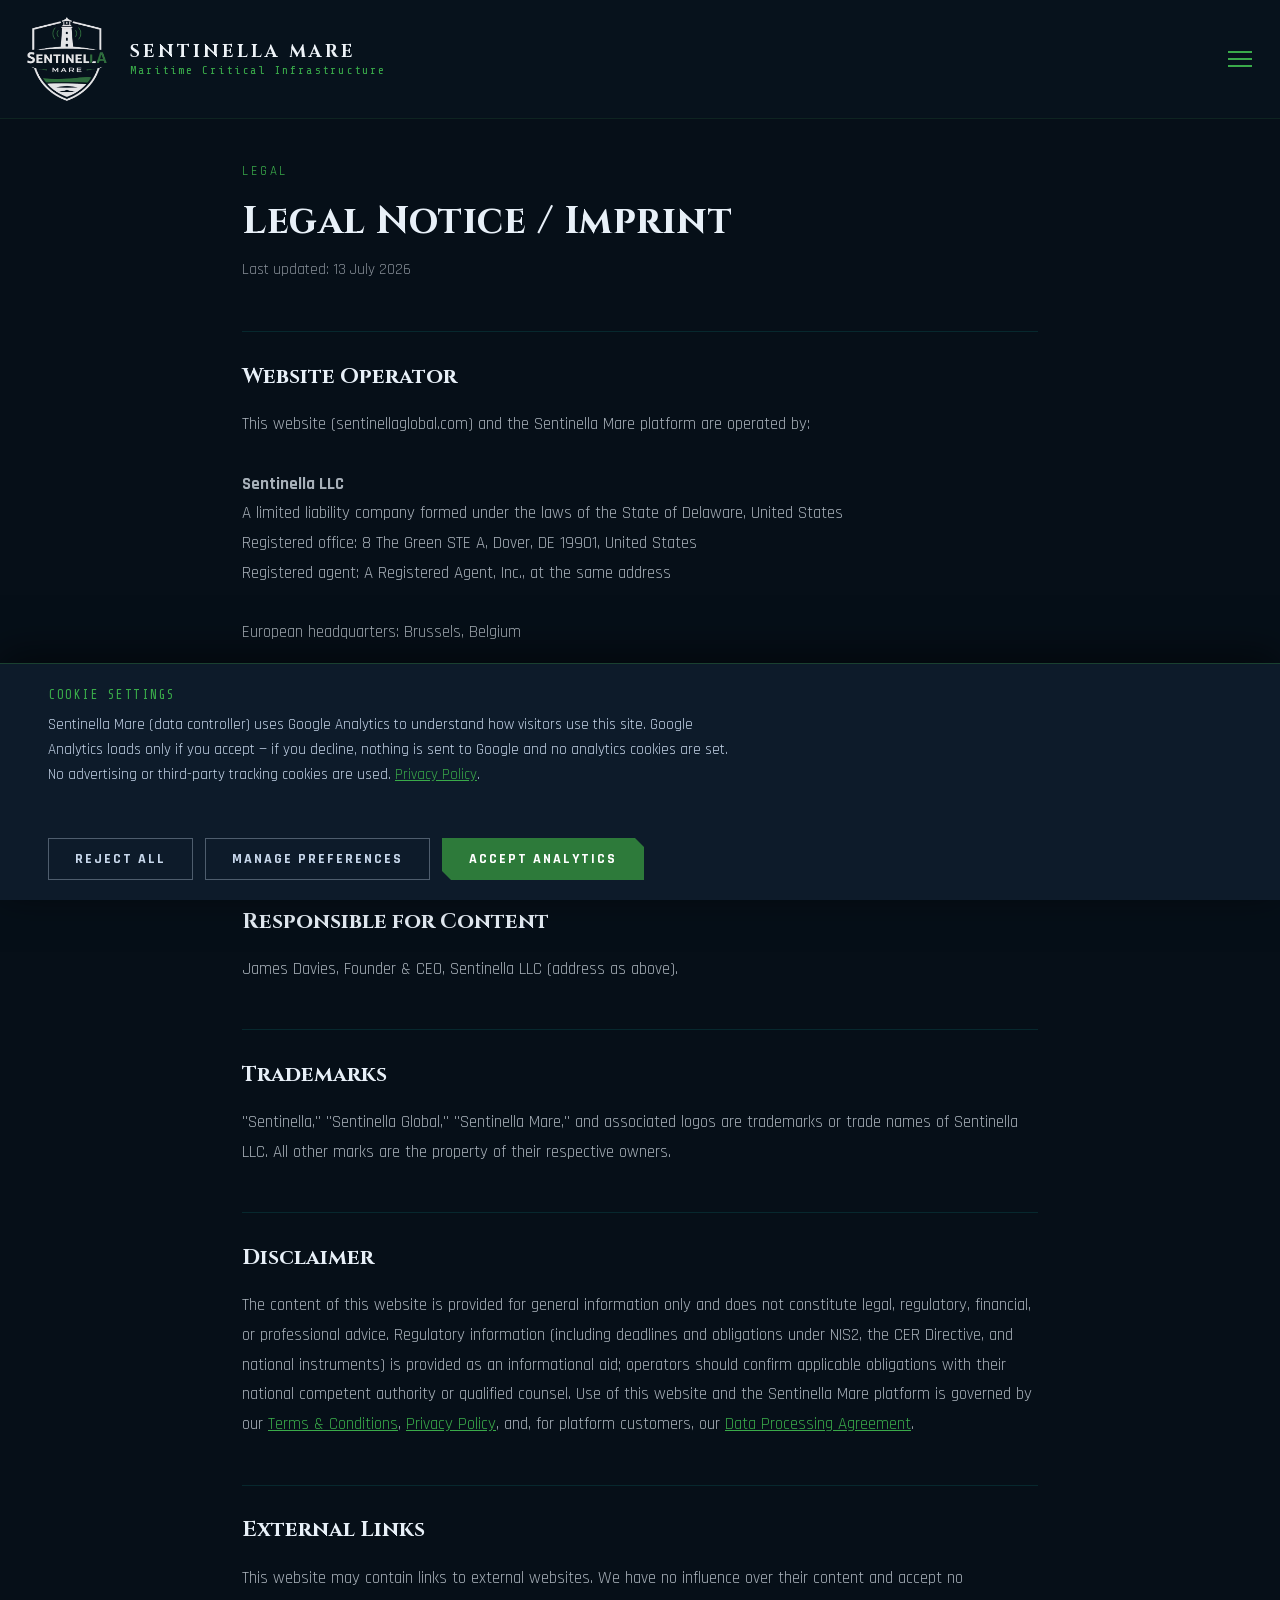
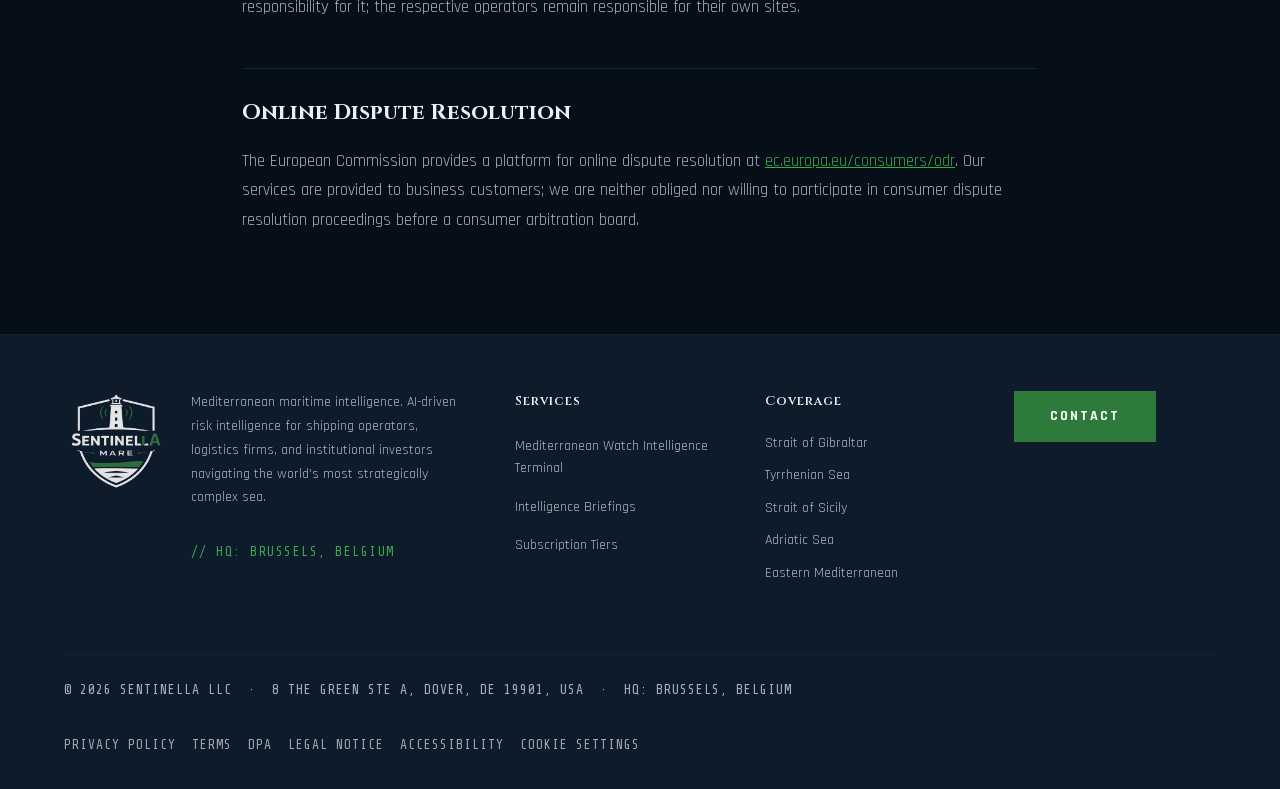
<file: legalnotice/index.html>
<!DOCTYPE html>
<html lang="en">
<head>
<meta charset="UTF-8">
<meta name="viewport" content="width=device-width, initial-scale=1.0, viewport-fit=cover">
<meta name="theme-color" content="#060f18">
<meta name="color-scheme" content="dark">
<title>Legal Notice / Imprint — Sentinella Mare</title>
<!-- Favicon -->
<link rel="icon" href="/favicon.ico" sizes="any">
<link rel="icon" type="image/png" sizes="32x32" href="/favicon-32x32.png">
<link rel="icon" type="image/png" sizes="16x16" href="/favicon-16x16.png">
<link rel="apple-touch-icon" href="/apple-touch-icon.png">
<link rel="manifest" href="/site.webmanifest">
<meta name="description" content="Legal notice and company identification for Sentinella LLC, operator of sentinellaglobal.com and the Sentinella Mare platform.">
<link rel="canonical" href="https://sentinellaglobal.com/legalnotice">
<meta name="robots" content="index, follow">
<!-- Google Analytics — Consent Mode "basic".
     The gtag.js tag is deliberately NOT loaded here. It is injected only after
     the visitor grants consent (see the cookie banner script before </body>),
     so no request reaches Google, and no IP address is disclosed to Google,
     unless and until the visitor opts in. -->
<script>
  window.dataLayer = window.dataLayer || [];
  function gtag(){dataLayer.push(arguments);}
  // Queued only — inert until gtag.js is actually loaded post-consent.
  gtag('consent', 'default', {
    analytics_storage: 'denied',
    ad_storage: 'denied',
    ad_user_data: 'denied',
    ad_personalization: 'denied'
  });
</script>
<!-- Self-hosted webfonts: no third-party request, so no visitor IP is
     disclosed to Google before consent. See /fonts/OFL.txt for licensing. -->
<link rel="stylesheet" href="/fonts/fonts.css">
<style>
  /* WCAG 2.2 SC 2.4.11 Focus Not Obscured: keep focused/anchor targets
     clear of the fixed nav */
  html { scroll-behavior: smooth; scroll-padding-top: 120px; }
  /* ── NAV (matches homepage) ── */
  nav {
    position: fixed; top: 0; left: 0; right: 0; z-index: 1000;
    display: flex; align-items: center; justify-content: space-between;
  gap: 40px; /* keep the wordmark from colliding with the nav links */
    padding: 14px 64px;
    background: rgba(8,19,30,0.92);
    -webkit-backdrop-filter: blur(16px); backdrop-filter: blur(16px);
    border-bottom: 1px solid rgba(45,122,58,0.18);
  }
  .nav-logo { display: flex; align-items: center; gap: 14px; text-decoration: none; }
  .nav-logo img { height: 90px; max-width: 160px; }
  .nav-brand { display: flex; flex-direction: column; line-height: 1; }
  .nav-brand .n1 { font-family: 'Cinzel', serif; font-size: 18px; font-weight: 700; color: #eef3f8; letter-spacing: 3px; }
  .nav-brand .n2 { font-family: 'Share Tech Mono', monospace; font-size: 12px; color: #3aab4a; letter-spacing: 2px; margin-top: 3px;  white-space: nowrap;}
  .nav-links { display: flex; align-items: center; gap: 32px; }
  .nav-links a {
    color: #e8f0f8; text-decoration: none;
    font-size: 13px; font-weight: 600; letter-spacing: 2px; text-transform: uppercase;
  white-space: nowrap;
    font-family: 'Rajdhani', sans-serif;
    transition: color 0.25s;
  }
  .nav-links a:hover, .nav-links a.active { color: #4fd962; }
  .btn-nav {
    border: 1px solid #2d7a3a; color: #3aab4a !important;
    padding: 8px 20px !important; letter-spacing: 2px !important;
    font-family: 'Rajdhani', sans-serif; font-weight: 700; font-size: 14px;
    text-transform: uppercase; text-decoration: none;
    transition: all 0.25s !important;
  }
  .btn-nav:hover { background: #2d7a3a !important; color: white !important; box-shadow: 0 0 24px rgba(79,217,98,0.25); }
  .nav-toggle {
    display: none; flex-direction: column; justify-content: center; gap: 5px;
    cursor: pointer; padding: 8px; background: none; border: none; z-index: 1001;
  }
  .nav-toggle span { display: block; width: 24px; height: 2px; background: #3aab4a; transition: all 0.3s; }
  .nav-toggle.open span:nth-child(1) { transform: translateY(7px) rotate(45deg); }
  .nav-toggle.open span:nth-child(2) { opacity: 0; }
  .nav-toggle.open span:nth-child(3) { transform: translateY(-7px) rotate(-45deg); }

  /* ── COMPLIANCE NAV DROPDOWN ── */
  .nav-comp-wrap { position: relative; display: flex; align-items: center; }
  .nav-comp-trigger {
    background: none; border: none; cursor: pointer; padding: 0;
    color: #e8f0f8; font-family: 'Rajdhani', sans-serif;
    font-size: 13px; font-weight: 600; letter-spacing: 2px; text-transform: uppercase;
  white-space: nowrap;
    display: flex; align-items: center; gap: 5px; transition: color 0.25s;
  }
  .nav-comp-trigger:hover { color: #4fd962; }
  .nav-comp-trigger svg { transition: transform 0.2s; flex-shrink: 0; }
  .nav-comp-wrap.open .nav-comp-trigger { color: #4fd962; }
  .nav-comp-wrap.open .nav-comp-trigger svg { transform: rotate(180deg); }
  .nav-comp-menu {
    display: none; position: absolute;
    top: calc(100% + 16px); left: 50%; transform: translateX(-50%);
    background: rgba(6,15,24,0.98); border: 1px solid rgba(45,122,58,0.3);
    border-radius: 4px; min-width: 220px; z-index: 1100;
    box-shadow: 0 8px 24px rgba(0,0,0,0.5); overflow: hidden;
  }
  .nav-comp-wrap.open .nav-comp-menu { display: block; }
  .nav-comp-menu a {
    display: block; padding: 12px 20px;
    color: rgba(200,216,236,0.7);
    font-family: 'Share Tech Mono', monospace; font-size: 13px;
    letter-spacing: 1px; text-transform: uppercase; text-decoration: none;
    border-bottom: 1px solid rgba(45,122,58,0.12);
    transition: color 0.2s, background 0.2s;
  }
  .nav-comp-menu a:last-child { border-bottom: none; }
  .nav-comp-menu a:hover { color: #4fd962; background: rgba(45,122,58,0.08); }
  .nav-comp-menu .comp-link-label { display: block; font-size: 13px; color: var(--green-mid); letter-spacing: 0.5px; margin-top: 3px; text-transform: none; }

  /* ── FOOTER (matches homepage) ── */
  footer {
    background: #0d1b2a;
    border-top: 1px solid rgba(45,122,58,0.12);
    padding: 56px 64px 32px;
  }
  .footer-top { display: grid; grid-template-columns: 2fr 1fr 1fr 1fr; gap: 48px; margin-bottom: 60px; }
  .footer-brand { display: flex; flex-direction: row; align-items: flex-start; gap: 20px; }
  .footer-brand-text { display: flex; flex-direction: column; gap: 12px; }
  .footer-brand img { height: 100px; width: fit-content; }
  .footer-brand p { font-family: 'Rajdhani', sans-serif; font-size: 14px; line-height: 1.7; color: rgba(232,240,248,0.72); max-width: 280px; }
  .footer-brand .hq { font-family: 'Share Tech Mono', monospace; font-size: 13px; letter-spacing: 1.5px; color: #3aab4a; text-transform: uppercase; }
  .footer-col .footer-nav-title { font-family: 'Cinzel', serif; font-size: 13px; font-weight: 600; color: #eef3f8; letter-spacing: 1px; margin-bottom: 20px; }
  .footer-col a, .footer-col p {
    display: block; color: rgba(232,240,248,0.72); text-decoration: none;
    font-family: 'Rajdhani', sans-serif; font-size: 14px; line-height: 1.6; margin-bottom: 10px;
  }
  .footer-col a:hover { color: #3aab4a; }
  .footer-contact-btn { display: inline-block; width: fit-content; }
  .footer-col a.footer-contact-btn { color: #fff; }  /* WCAG 1.4.3: .footer-col a would otherwise win on specificity and dim this button's text */
  .footer-bottom {
    border-top: 1px solid rgba(45,122,58,0.1); padding-top: 24px;
    display: flex; justify-content: space-between; align-items: center; flex-wrap: wrap; gap: 12px 48px;
  }
  .footer-bottom p { font-family: 'Share Tech Mono', monospace; font-size: 13px; letter-spacing: 1px; color: rgba(232,240,248,0.72); text-transform: uppercase; }
  .footer-legal-links { display: flex; align-items: flex-start; gap: 16px; flex-wrap: wrap; }
  .footer-legal-link {
    font-family: 'Share Tech Mono', monospace; font-size: 13px; letter-spacing: 1px; color: rgba(240,245,252,0.65);
    text-transform: uppercase; text-decoration: none;
    background: none; border: none; cursor: pointer; padding: 6px 0;
    line-height: 1; vertical-align: top; transition: color 0.2s;
  }
  .footer-legal-link:hover { color: #eef3f8; }
  .btn-primary {
    background: #2d7a3a; color: #fff;
    padding: 14px 36px; font-family: 'Rajdhani', sans-serif;
    font-size: 13px; font-weight: 700; letter-spacing: 2.5px;
    text-transform: uppercase; text-decoration: none;
    border: none; cursor: pointer; transition: all 0.3s; display: inline-block;
  }
  .btn-primary:hover { background: #3aab4a; box-shadow: 0 0 32px rgba(79,217,98,0.3); }

  /* ── Responsive: nav & footer ── */
  @media (max-width: 1380px) {
    .nav-toggle { display: flex; }
    .nav-links {
      display: none; position: fixed; top: 0; left: 0; right: 0; bottom: 0;
      width: 100vw; height: 100vh; height: 100dvh;
      background: #060f18; flex-direction: column; align-items: center; justify-content: center;
      gap: 32px; z-index: 1000; overflow-y: auto; padding: 80px 20px 40px;
      overscroll-behavior: contain; -webkit-overflow-scrolling: touch;
    }
    .nav-links.open { display: flex; }
    .nav-links a { font-size: 16px; letter-spacing: 3px; }
    .nav-comp-wrap { flex-direction: column; width: 100%; align-items: center; }
    .nav-comp-trigger { font-size: 16px; letter-spacing: 3px; }
    .nav-comp-menu { position: static; transform: none; display: none; background: transparent; border: none; box-shadow: none; min-width: auto; }
    .nav-comp-wrap.open .nav-comp-menu { display: flex; flex-direction: column; align-items: center; gap: 0; padding: 6px 0; }
    .nav-comp-menu a { border: none; font-size: 13px; padding: 8px 0; text-align: center; }
    .nav-comp-menu .comp-link-label { display: none; }
  }
  @media (max-width: 1024px) {
    nav { padding: 14px 32px; }
    footer { padding: 48px 32px 28px; }
    .footer-top { grid-template-columns: 1fr 1fr 1fr; gap: 28px; }
    .footer-brand { grid-column: 1 / -1; }
  }
  @media (max-width: 768px) {
    nav { padding: 12px 20px; }
    .nav-logo img { height: 70px; }
    footer { padding: 36px 20px 24px; }
    .footer-top { grid-template-columns: 1fr 1fr; gap: 24px; }
    .footer-brand { grid-column: 1 / -1; }
    .footer-bottom { flex-direction: column; text-align: center; }
    .footer-contact-btn { width: 100%; text-align: center; }
  }
  @media (max-width: 480px) {
    nav { padding: 10px 16px; }
    .nav-logo img { height: 56px; }
    .nav-brand .n1 { font-size: 12px; letter-spacing: 1px; }
    .nav-brand .n2 { display: none; }
    footer { padding: 28px 16px 20px; }
    .footer-top { grid-template-columns: 1fr; gap: 20px; }
    .footer-brand { flex-direction: column; grid-column: auto; }
    .footer-brand img { height: 80px; }
    .footer-col a, .footer-col p { font-size: 12px; }
  }
  @media (max-width: 360px) {
    nav { padding: 8px 12px; }
    .nav-logo img { height: 46px; }
  }
  @supports (padding: max(0px)) {
    nav {
      padding-top: max(14px, env(safe-area-inset-top));
      padding-left: max(20px, calc((100% - 1440px) / 2), env(safe-area-inset-left));
      padding-right: max(20px, calc((100% - 1440px) / 2), env(safe-area-inset-right));
    }
    footer { padding-bottom: max(32px, env(safe-area-inset-bottom)); }
    @media (max-width: 480px) {
      nav {
        padding-top: max(10px, env(safe-area-inset-top));
        padding-left: max(16px, env(safe-area-inset-left));
        padding-right: max(16px, env(safe-area-inset-right));
      }
      footer { padding-bottom: max(20px, env(safe-area-inset-bottom)); }
    }
  }
  @media (hover: none) and (pointer: coarse) {
    nav { backdrop-filter: none; -webkit-backdrop-filter: none; }
  }

  :root {
    --bg: #060f18;
    --panel: rgba(12, 20, 33, 0.7);
    --rule: rgba(14, 181, 175, 0.15);
    --teal: #3aab4a;
    --gold: #c9a84c;
    --text: #e8f0f8;
    --text-mid: rgba(232, 240, 248, 0.72);
    --text-dim: rgba(232, 240, 248, 0.58);
    --display: 'Cinzel', serif;
    --body: 'Rajdhani', sans-serif;
    --navy: #060f18;
    --navy-2: #0d1b2a;
    --navy-3: #112336;
    --navy-4: #1a3450;
    --green: #2d7a3a;
    --green-mid: #3aab4a;
    --green-glow: #4fd962;
    --white: #eef3f8;
  }
  * { box-sizing: border-box; margin: 0; padding: 0; }
  body { background: var(--bg); color: var(--text); font-family: var(--body); font-weight: 400; line-height: 1.75;
    /* Stop iOS inflating text when the device rotates to landscape */
    -webkit-text-size-adjust: 100%; text-size-adjust: 100%; }
  .wrap { max-width: 860px; margin: 0 auto; padding: 160px 2rem 5rem; }
  @media (max-width: 1024px) { .wrap { padding-top: 132px; } }
  @media (max-width: 768px)  { .wrap { padding-top: 116px; } }
  @media (max-width: 480px)  { .wrap { padding-top: 96px; } }
  @media (max-width: 360px)  { .wrap { padding-top: 86px; } }
  .eyebrow { color: var(--teal); font-size: 0.8125rem; letter-spacing: 0.22em; text-transform: uppercase; margin-bottom: 1rem; }
  h1 { font-family: var(--display); font-size: 2.4rem; font-weight: 700; letter-spacing: 0.5px; line-height: 1.2; margin-bottom: 0.75rem; }
  .updated { color: var(--text-dim); font-size: 0.95rem; margin-bottom: 3rem; }
  h2 { font-family: var(--display); font-size: 1.35rem; font-weight: 700; color: var(--text); margin: 2.8rem 0 0.9rem; padding-top: 1.6rem; border-top: 1px solid var(--rule); }
  h3 { font-size: 1.2rem; font-weight: 600; color: var(--teal); margin: 1.6rem 0 0.5rem; }
  p { color: var(--text-mid); font-size: 1.0625rem; line-height: 1.75; margin-bottom: 1.15rem; }
  ul, ol { color: var(--text-mid); font-size: 1.0625rem; line-height: 1.75; margin: 0 0 1rem 1.4rem; }
  li { margin-bottom: 0.45rem; }
  a { color: var(--teal); text-decoration: none; }
  a:hover { text-decoration: underline; }
  table { width: 100%; border-collapse: collapse; margin: 1rem 0 1.5rem; font-size: 1rem; line-height: 1.6; }
  th { text-align: left; color: var(--teal); font-weight: 500; padding: 0.6rem 0.8rem; border-bottom: 1px solid var(--rule); }
  td { color: var(--text-mid); padding: 0.6rem 0.8rem; border-bottom: 1px solid rgba(14,181,175,0.07); vertical-align: top; }
  .notice { background: var(--panel); border: 1px solid var(--gold); border-radius: 8px; padding: 1.1rem 1.3rem; margin: 1.5rem 0; font-size: 1rem; line-height: 1.7; color: var(--text-mid); }
  .caps { text-transform: uppercase; font-size: 1rem; line-height: 1.7; letter-spacing: 0.02em; }

  /* ── Accessibility: focus, skip link, in-text link cues ── */
  a:focus-visible, button:focus-visible, input:focus-visible,
  select:focus-visible, textarea:focus-visible,
  [tabindex]:not([tabindex="-1"]):focus-visible {
    outline: 3px solid #4fd962; outline-offset: 3px; border-radius: 3px;
  }
  main:focus { outline: none; }
  .skip-link {
    position: absolute; left: 12px; top: -60px; z-index: 3000;
    background: #2d7a3a; color: #fff; padding: 12px 20px; border-radius: 4px;
    font-family: 'Rajdhani', sans-serif; font-weight: 700; font-size: 13px;
    letter-spacing: 2px; text-transform: uppercase; text-decoration: none;
    transition: top 0.2s;
  }
  .skip-link:focus { top: 12px; }
  .sm-cookie-text a { text-decoration: underline; }
  .wrap a { text-decoration: underline; }


  /* WCAG 2.2 SC 2.5.8 Target Size */
  .footer-col a { padding: 3px 0; }
  /* .footer-col a wins on specificity over .btn-primary; restore button sizing/shape for the Contact CTA */
  .footer-col a.footer-contact-btn {
    display: inline-block; padding: 14px 36px; letter-spacing: 2px; margin-bottom: 0;
  }
  .footer-legal-links { row-gap: 4px; }
  /* Primary nav links rendered 15-23px tall — under the 24px minimum, and not
     covered by the inline-in-prose exception. Vertical padding only, so the nav
     height (driven by the logo) is unchanged. */
  .nav-links > a { padding: 5px 0; }
  .nav-comp-trigger { padding: 5px 0; }

/* ---- Device polish: desktop, tablet, phone ---- */
html{-webkit-tap-highlight-color:rgba(79,217,98,.18)}
a,button,summary,label,select,[role="button"],[role="tab"]{touch-action:manipulation}
.nav-logo img{width:auto}
@media (max-width:360px){
  .nav-logo img{width:100px;height:64px;object-fit:contain}
  .nav-brand .n1{font-size:12px;letter-spacing:.5px}
}
@media (min-width:1381px) and (max-width:1500px){
  nav{padding-left:32px;padding-right:32px}
  .nav-links{gap:20px}
}
@media (pointer:coarse),(max-width:1024px){
  .nav-toggle{min-width:44px;min-height:44px}
  .footer-col a{display:flex;align-items:center;min-height:44px}
  .footer-legal-link{display:inline-flex;align-items:center;min-height:44px}
  .footer-legal-link{min-width:44px;justify-content:center}
}
</style>
</head>
<body>

<a href="#main" class="skip-link">Skip to content</a>
<nav>
  <a class="nav-logo" href="/">
    <img src="/Sentinella Mare Logo_White_360.png" width="360" height="337" alt="Sentinella Mare">
    <div class="nav-brand">
      <span class="n1">SENTINELLA MARE</span>
      <span class="n2">Maritime Critical Infrastructure</span>
    </div>
  </a>
  <button class="nav-toggle" id="navToggle" aria-label="Toggle menu" aria-expanded="false" aria-controls="navLinks" onclick="this.classList.toggle('open'); document.getElementById('navLinks').classList.toggle('open')">
    <span></span><span></span><span></span>
  </button>
  <div class="nav-links" id="navLinks">
    <a href="/#protect" onclick="document.getElementById('navToggle').classList.remove('open'); document.getElementById('navLinks').classList.remove('open')">How It Protects</a>
    <a href="/#methodology" onclick="document.getElementById('navToggle').classList.remove('open'); document.getElementById('navLinks').classList.remove('open')">Methodology</a>
    <a href="/#enterprise" onclick="document.getElementById('navToggle').classList.remove('open'); document.getElementById('navLinks').classList.remove('open')">Enterprise</a>
    <a href="/Leadership" onclick="document.getElementById('navToggle').classList.remove('open'); document.getElementById('navLinks').classList.remove('open')">Leadership</a>
    <div class="nav-comp-wrap" id="complianceNav">
      <button class="nav-comp-trigger" aria-expanded="false" aria-haspopup="true" aria-controls="complianceMenu" onclick="document.getElementById('complianceNav').classList.toggle('open')">
        Compliance
        <svg width="10" height="6" viewBox="0 0 10 6" fill="none" xmlns="http://www.w3.org/2000/svg">
          <path d="M1 1L5 5L9 1" stroke="currentColor" stroke-width="1.5" stroke-linecap="round" stroke-linejoin="round"/>
        </svg>
      </button>
      <div class="nav-comp-menu" id="complianceMenu">
        <a href="/EUMaritimeComplianceCountdown" target="_blank" rel="noopener noreferrer">
          Deadline Countdown
          <span class="comp-link-label">NIS2 · CER · Circ. 177 live timers</span>
        </a>
        <a href="/EUMaritimeComplianceExplained" target="_blank" rel="noopener noreferrer">
          Compliance Explained
          <span class="comp-link-label">2026–2027 pressure window guide</span>
        </a>
      </div>
    </div>
    <a href="https://mare.sentinellaglobal.com/" class="btn-nav" target="_blank" rel="noopener noreferrer" onclick="document.getElementById('navToggle').classList.remove('open'); document.getElementById('navLinks').classList.remove('open')">Launch Platform</a>
  </div>
</nav>

<main id="main" tabindex="-1">
<div class="wrap">

<div class="eyebrow">Legal</div>
<h1>Legal Notice / Imprint</h1>
<p class="updated">Last updated: 13 July 2026</p>

<h2>Website Operator</h2>
<p>
  This website (sentinellaglobal.com) and the Sentinella Mare platform are operated by:<br><br>
  <strong>Sentinella LLC</strong><br>
  A limited liability company formed under the laws of the State of Delaware, United States<br>
  Registered office: 8 The Green STE A, Dover, DE 19901, United States<br>
  Registered agent: A Registered Agent, Inc., at the same address<br><br>
  European headquarters: Brussels, Belgium
</p>

<h2>Contact</h2>
<p>
  Email: <a href="mailto:james@sentinellaglobal.com">james@sentinellaglobal.com</a><br>
  Website: <a href="https://sentinellaglobal.com">sentinellaglobal.com</a>
</p>

<h2>Responsible for Content</h2>
<p>James Davies, Founder &amp; CEO, Sentinella LLC (address as above).</p>

<h2>Trademarks</h2>
<p>"Sentinella," "Sentinella Global," "Sentinella Mare," and associated logos are trademarks or trade names of Sentinella LLC. All other marks are the property of their respective owners.</p>

<h2>Disclaimer</h2>
<p>The content of this website is provided for general information only and does not constitute legal, regulatory, financial, or professional advice. Regulatory information (including deadlines and obligations under NIS2, the CER Directive, and national instruments) is provided as an informational aid; operators should confirm applicable obligations with their national competent authority or qualified counsel. Use of this website and the Sentinella Mare platform is governed by our <a href="/legalterms/">Terms &amp; Conditions</a>, <a href="/privacypolicy/">Privacy Policy</a>, and, for platform customers, our <a href="/dpa/">Data Processing Agreement</a>.</p>

<h2>External Links</h2>
<p>This website may contain links to external websites. We have no influence over their content and accept no responsibility for it; the respective operators remain responsible for their own sites.</p>

<h2>Online Dispute Resolution</h2>
<p>The European Commission provides a platform for online dispute resolution at <a href="https://ec.europa.eu/consumers/odr" rel="noopener">ec.europa.eu/consumers/odr</a>. Our services are provided to business customers; we are neither obliged nor willing to participate in consumer dispute resolution proceedings before a consumer arbitration board.</p>
</div>
</main>

<footer>
  <div class="footer-top">
    <div class="footer-brand">
      <img src="/Sentinella Mare Logo_White_360.png" width="360" height="337" alt="Sentinella Mare">
      <div class="footer-brand-text">
        <p>Mediterranean maritime intelligence. AI-driven risk intelligence for shipping operators, logistics firms, and institutional investors navigating the world's most strategically complex sea.</p>
        <span class="hq">// HQ: Brussels, Belgium</span>
      </div>
    </div>
    <div class="footer-col">
      <p class="footer-nav-title">Services</p>
      <a href="/#services">Mediterranean Watch Intelligence Terminal</a>
      <a href="/#briefings">Intelligence Briefings</a>
      <a href="/#pricing">Subscription Tiers</a>
    </div>
    <div class="footer-col">
      <p class="footer-nav-title">Coverage</p>
      <p>Strait of Gibraltar</p>
      <p>Tyrrhenian Sea</p>
      <p>Strait of Sicily</p>
      <p>Adriatic Sea</p>
      <p>Eastern Mediterranean</p>
    </div>
    <div class="footer-col">
      <a href="mailto:james@sentinellaglobal.com" class="btn-primary footer-contact-btn">Contact</a>
    </div>
  </div>
  <div class="footer-bottom">
    <p>© 2026 Sentinella LLC &nbsp;·&nbsp; 8 The Green STE A, Dover, DE 19901, USA &nbsp;·&nbsp; HQ: Brussels, Belgium</p>
    <div class="footer-legal-links">
      <a href="/privacypolicy/" class="footer-legal-link">Privacy Policy</a>
      <a href="/legalterms/" class="footer-legal-link">Terms</a>
      <a href="/dpa/" class="footer-legal-link">DPA</a>
      <a href="/legalnotice/" class="footer-legal-link">Legal Notice</a>
      <a href="/accessibility/" class="footer-legal-link">Accessibility</a>
      <button onclick="if(typeof smOpenCookieSettings==='function')smOpenCookieSettings();" class="footer-legal-link">Cookie Settings</button>
    </div>
  </div>
</footer>
<!-- ── COOKIE CONSENT BANNER ── -->
<style>
#sm-cookie-banner {
  display: none; position: fixed; bottom: 0; left: 0; right: 0; z-index: 9999;
  background: #0d1b2a; border-top: 1px solid rgba(45,122,58,0.4);
  padding: 20px 48px; box-shadow: 0 -8px 40px rgba(0,0,0,0.55);
  font-family: 'Rajdhani', sans-serif;
  max-height: 85vh; overflow-y: auto;
}
[hidden] { display: none !important; }
.sm-cookie-inner {
  max-width: 1200px; margin: 0 auto;
  display: flex; align-items: center; justify-content: space-between;
  gap: 32px; flex-wrap: wrap;
}
.sm-cookie-label {
  display: block; font-family: 'Share Tech Mono', monospace;
  font-size: 13px; letter-spacing: 1.5px; color: #3aab4a;
  text-transform: uppercase; margin-bottom: 7px;
}
.sm-cookie-text { font-size: 15px; line-height: 1.65; color: #c8d8ec; max-width: 680px; }
.sm-cookie-text a { color: #3aab4a; }
.sm-cookie-text a:hover { color: #4fd962; }
.sm-cookie-actions { display: flex; gap: 12px; flex-shrink: 0; align-items: center; }
.sm-cookie-btn {
  font-family: 'Rajdhani', sans-serif; font-size: 14px; font-weight: 700;
  letter-spacing: 2px; text-transform: uppercase; cursor: pointer;
  padding: 11px 26px; border-radius: 0; transition: all 0.25s;
  -webkit-tap-highlight-color: transparent; white-space: nowrap;
}
.sm-cookie-reject, .sm-cookie-manage {
  background: transparent; color: #c8d8ec; border: 1px solid rgba(200,216,236,0.35);
}
.sm-cookie-reject:hover, .sm-cookie-manage:hover { border-color: #eef3f8; color: #eef3f8; }
.sm-cookie-accept {
  background: #2d7a3a; color: #fff; border: 1px solid #2d7a3a;
  -webkit-clip-path: polygon(0 0,calc(100% - 9px) 0,100% 9px,100% 100%,9px 100%,0 calc(100% - 9px));
  clip-path: polygon(0 0,calc(100% - 9px) 0,100% 9px,100% 100%,9px 100%,0 calc(100% - 9px));
}
.sm-cookie-accept:hover { background: #3aab4a; border-color: #3aab4a; box-shadow: 0 0 22px rgba(58,171,74,0.35); }

/* ── Manage Preferences panel ── */
.sm-cookie-prefs {
  max-width: 1200px; margin: 18px auto 0; padding-top: 18px;
  border-top: 1px solid rgba(45,122,58,0.25);
}
.sm-pref-row {
  display: flex; align-items: flex-start; justify-content: space-between;
  gap: 24px; padding: 14px 0; border-bottom: 1px solid rgba(255,255,255,0.06);
}
.sm-pref-row:last-of-type { border-bottom: none; }
.sm-pref-name {
  display: block; font-size: 15px; font-weight: 700;
  letter-spacing: 1.5px; text-transform: uppercase; color: #eef3f8;
}
label.sm-pref-name { cursor: pointer; }
.sm-pref-desc { font-size: 14px; line-height: 1.6; color: #c8d8ec; margin-top: 5px; max-width: 720px; }
.sm-pref-control { flex-shrink: 0; display: flex; align-items: center; min-height: 24px; }
.sm-pref-always {
  font-family: 'Share Tech Mono', monospace; font-size: 13px;
  letter-spacing: 1px; text-transform: uppercase; color: #3aab4a;
}
.sm-pref-toggle { width: 24px; height: 24px; accent-color: #2d7a3a; cursor: pointer; }
.sm-pref-save { display: flex; justify-content: flex-end; padding-top: 16px; }
@media (max-width: 768px) {
  #sm-cookie-banner { padding: 18px 20px; }
  .sm-cookie-inner { flex-direction: column; align-items: flex-start; gap: 16px; }
  .sm-cookie-actions { width: 100%; flex-wrap: wrap; }
  /* Labels are nowrap; tighter padding + wrap keeps them inside a 375px screen
     and lets them stack full-width when they cannot share a row. */
  .sm-cookie-btn { flex: 1 1 auto; text-align: center; padding: 11px 14px; }
  .sm-pref-save { justify-content: stretch; }
  .sm-pref-save .sm-cookie-btn { width: 100%; }
}
</style>
<div id="sm-cookie-banner" role="dialog" aria-modal="false" aria-labelledby="sm-cookie-heading">
  <div class="sm-cookie-inner">
    <div>
      <span class="sm-cookie-label" id="sm-cookie-heading">Cookie Settings</span>
      <p class="sm-cookie-text">Sentinella Mare (data controller) uses Google Analytics to understand how visitors use this site. Google Analytics loads only if you accept &mdash; if you decline, nothing is sent to Google and no analytics cookies are set. No advertising or third-party tracking cookies are used. <a href="/privacypolicy/">Privacy Policy</a>.</p>
    </div>
    <div class="sm-cookie-actions">
      <button id="sm-cookie-reject" class="sm-cookie-btn sm-cookie-reject">Reject All</button>
      <button id="sm-cookie-manage" class="sm-cookie-btn sm-cookie-manage" aria-expanded="false" aria-controls="sm-cookie-prefs">Manage Preferences</button>
      <button id="sm-cookie-accept" class="sm-cookie-btn sm-cookie-accept">Accept Analytics</button>
    </div>
  </div>
  <div id="sm-cookie-prefs" class="sm-cookie-prefs" hidden>
    <div class="sm-pref-row">
      <div>
        <span class="sm-pref-name">Strictly necessary</span>
        <p class="sm-pref-desc">Required for the site to work and to remember your cookie choice. These are always active and cannot be switched off.</p>
      </div>
      <div class="sm-pref-control"><span class="sm-pref-always">Always on</span></div>
    </div>
    <div class="sm-pref-row">
      <div>
        <label class="sm-pref-name" for="sm-pref-analytics">Analytics</label>
        <p class="sm-pref-desc">Google Analytics, used to count visits and see which pages are read. Switching this on loads Google Analytics and sets its cookies. Leaving it off means no request is made to Google at all.</p>
      </div>
      <div class="sm-pref-control">
        <input type="checkbox" id="sm-pref-analytics" class="sm-pref-toggle">
      </div>
    </div>
    <div class="sm-pref-save">
      <button id="sm-cookie-save" class="sm-cookie-btn sm-cookie-accept">Save Preferences</button>
    </div>
  </div>
</div>
<script>
(function () {
  var KEY = 'sm_cookie_consent';
  var GA_ID = 'G-6FPWJM34X1';
  var gaLoaded = false;

  // Consent Mode "basic": gtag.js is injected only once consent is granted, so
  // no request reaches Google — and no IP is disclosed — until the user opts in.
  function loadGA() {
    if (gaLoaded) return;
    gaLoaded = true;
    var s = document.createElement('script');
    s.async = true;
    s.src = 'https://www.googletagmanager.com/gtag/js?id=' + GA_ID;
    document.head.appendChild(s);
    gtag('js', new Date());
    gtag('config', GA_ID);
  }

  // Withdrawal must be as easy as consent: drop the _ga cookies on refusal.
  function clearGaCookies() {
    document.cookie.split(';').forEach(function (c) {
      var n = c.split('=')[0].trim();
      if (n.indexOf('_ga') !== 0) return;
      var h = location.hostname;
      ['', '; domain=' + h, '; domain=.' + h].forEach(function (d) {
        document.cookie = n + '=; Max-Age=0; path=/' + d;
      });
    });
  }

  function apply(granted) {
    if (typeof gtag === 'function') {
      gtag('consent', 'update', {
        analytics_storage: granted ? 'granted' : 'denied',
        ad_storage: 'denied', ad_user_data: 'denied', ad_personalization: 'denied'
      });
    }
    if (granted) loadGA(); else clearGaCookies();
  }

  var banner = document.getElementById('sm-cookie-banner');
  var prefs  = document.getElementById('sm-cookie-prefs');
  var manage = document.getElementById('sm-cookie-manage');
  var toggle = document.getElementById('sm-pref-analytics');

  function read() { try { return localStorage.getItem(KEY); } catch (e) { return null; } }
  function openPrefs(open) {
    prefs.hidden = !open;
    manage.setAttribute('aria-expanded', open ? 'true' : 'false');
    if (open) toggle.focus();
  }
  function save(granted) {
    try { localStorage.setItem(KEY, granted ? 'granted' : 'denied'); } catch (e) {}
    apply(granted);
    openPrefs(false);
    banner.style.display = 'none';
  }

  var stored = read();
  if (stored === 'granted') { toggle.checked = true; apply(true); }
  else if (stored === 'denied') { apply(false); }
  else { banner.style.display = 'block'; }

  manage.addEventListener('click', function () { openPrefs(prefs.hidden); });
  document.getElementById('sm-cookie-accept').addEventListener('click', function () { toggle.checked = true; save(true); });
  document.getElementById('sm-cookie-reject').addEventListener('click', function () { toggle.checked = false; save(false); });
  document.getElementById('sm-cookie-save').addEventListener('click', function () { save(toggle.checked); });

  document.addEventListener('keydown', function (e) {
    if (e.key === 'Escape' && !prefs.hidden) { openPrefs(false); manage.focus(); }
  });

  window.smOpenCookieSettings = function () {
    toggle.checked = (read() === 'granted');
    banner.style.display = 'block';
    openPrefs(true);
  };
})();
</script>

<script>
(function(){
  function sync(c,t){ if(!c||!t)return; var a=function(){t.setAttribute('aria-expanded',c.classList.contains('open')?'true':'false');}; a(); new MutationObserver(a).observe(c,{attributes:true,attributeFilter:['class']}); }
  document.querySelectorAll('.nav-comp-wrap').forEach(function(w){ sync(w,w.querySelector('.nav-comp-trigger')); });
  var tg=document.getElementById('navToggle'); sync(tg,tg);
  if(tg){ new MutationObserver(function(){ if(tg.classList.contains('open')){ var l=document.getElementById('navLinks'); var f=l&&l.querySelector('button, a, [tabindex]'); if(f)f.focus(); } }).observe(tg,{attributes:true,attributeFilter:['class']}); }
  document.addEventListener('keydown',function(e){ if(e.key!=='Escape')return; document.querySelectorAll('.nav-comp-wrap.open').forEach(function(w){ w.classList.remove('open'); var t=w.querySelector('.nav-comp-trigger'); if(t)t.focus(); }); var nt=document.getElementById('navToggle'); if(nt&&nt.classList.contains('open')){ nt.classList.remove('open'); document.getElementById('navLinks').classList.remove('open'); nt.focus(); } });
  document.addEventListener('click', function(e) {
    var cd = document.getElementById('complianceNav');
    if (cd && !cd.contains(e.target)) cd.classList.remove('open');
  });
})();
</script>

</body>
</html>
</file>
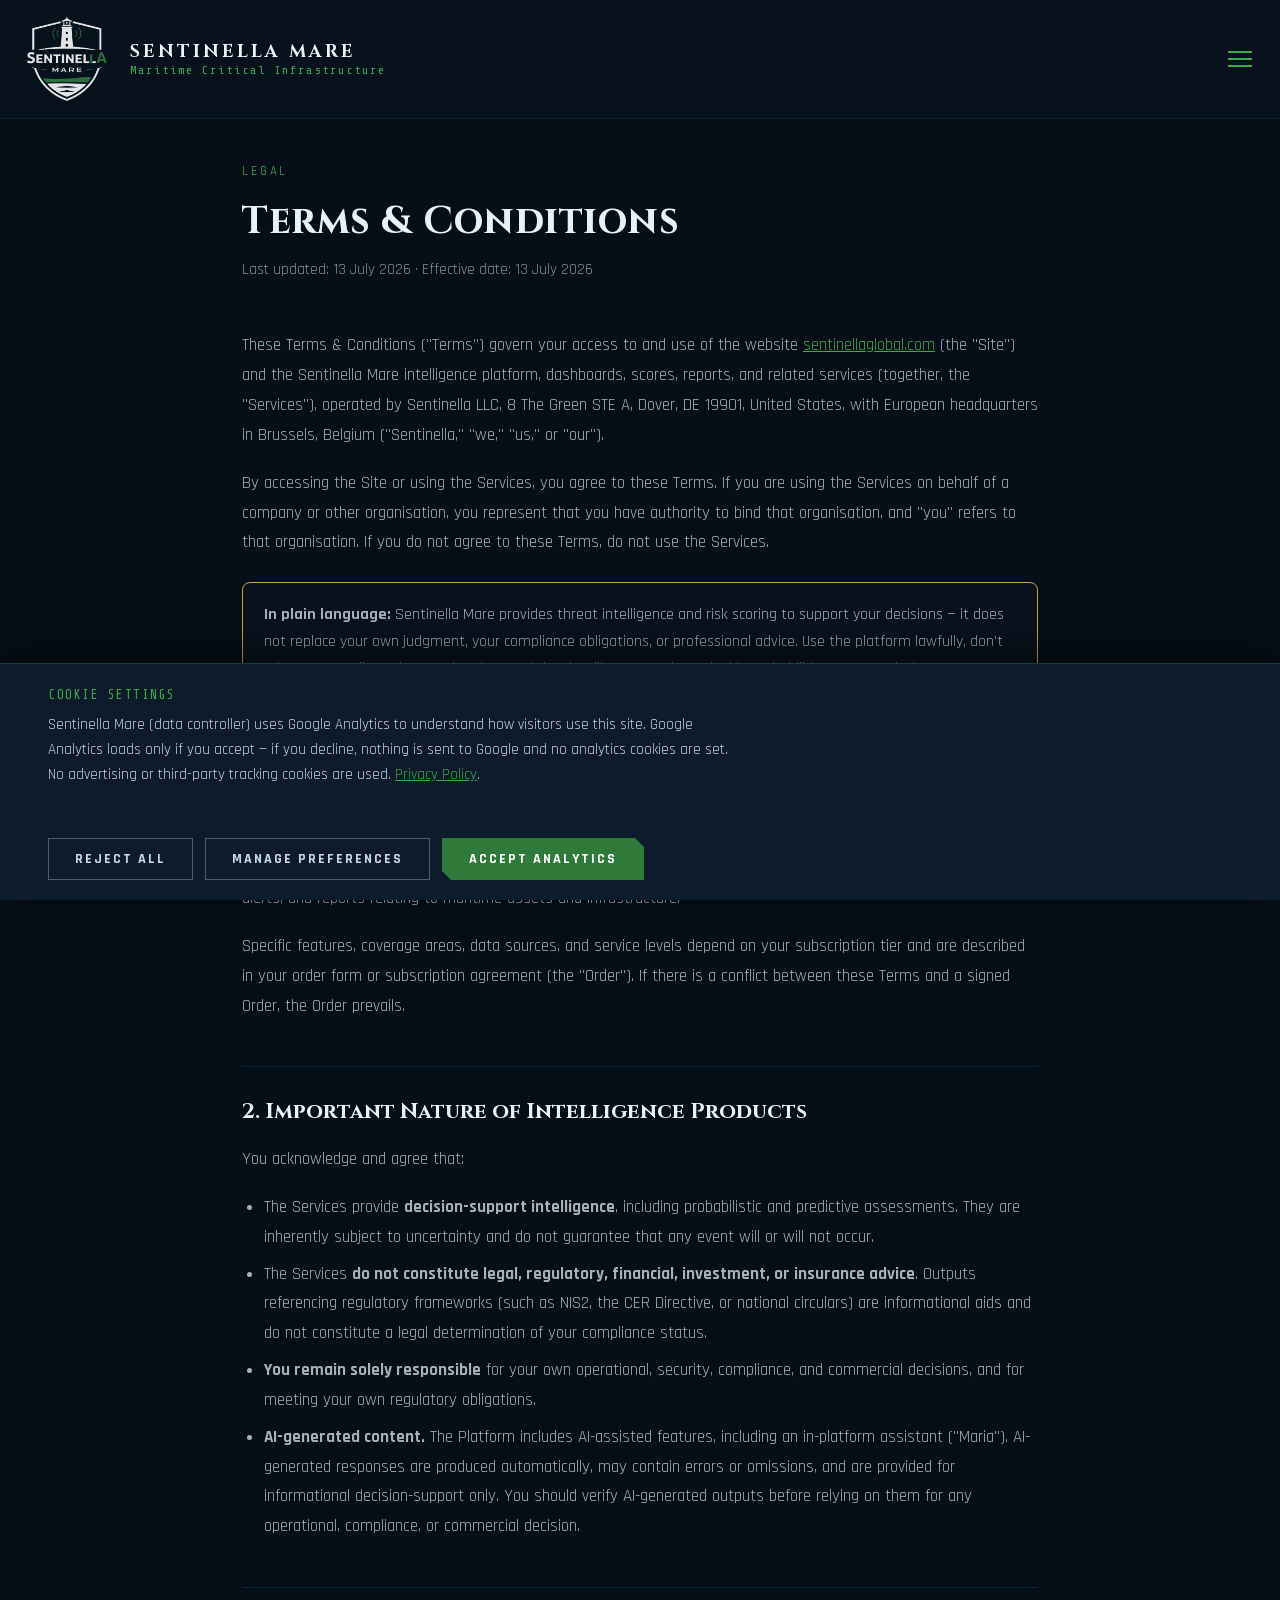
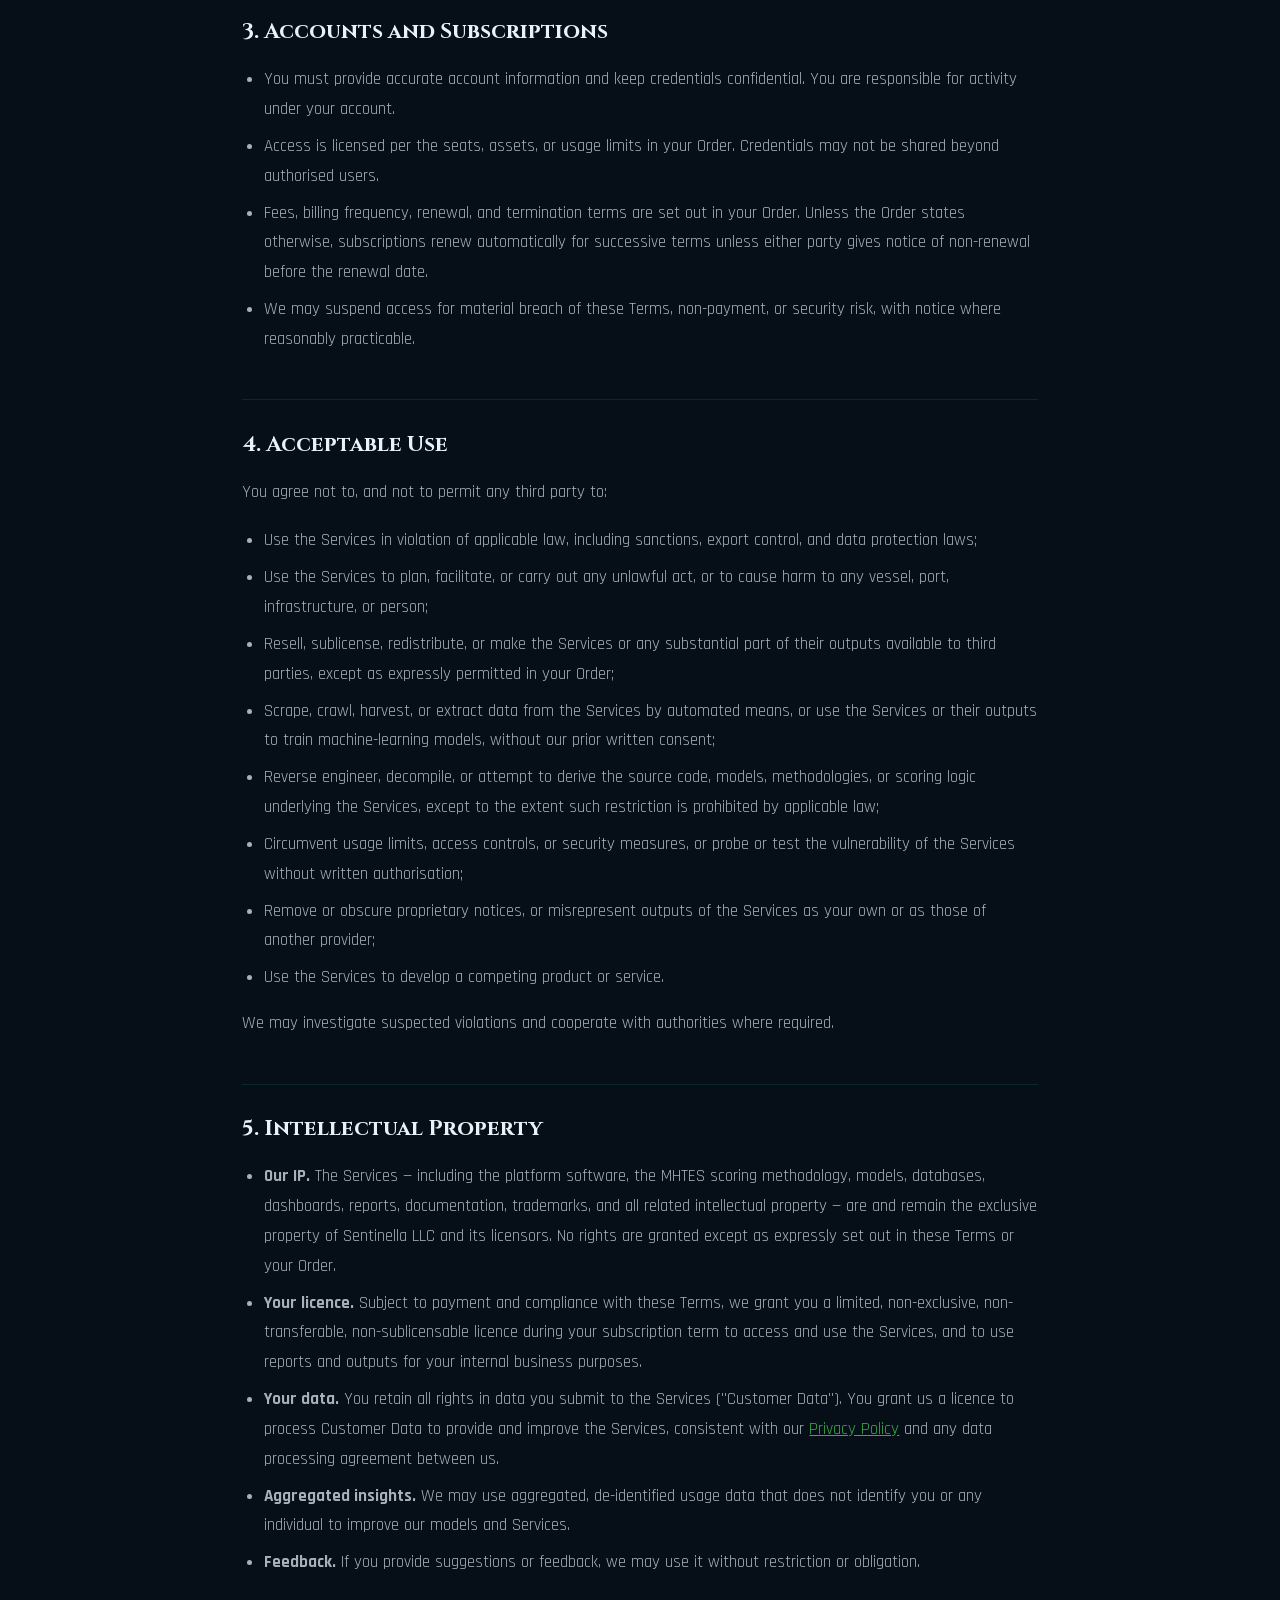
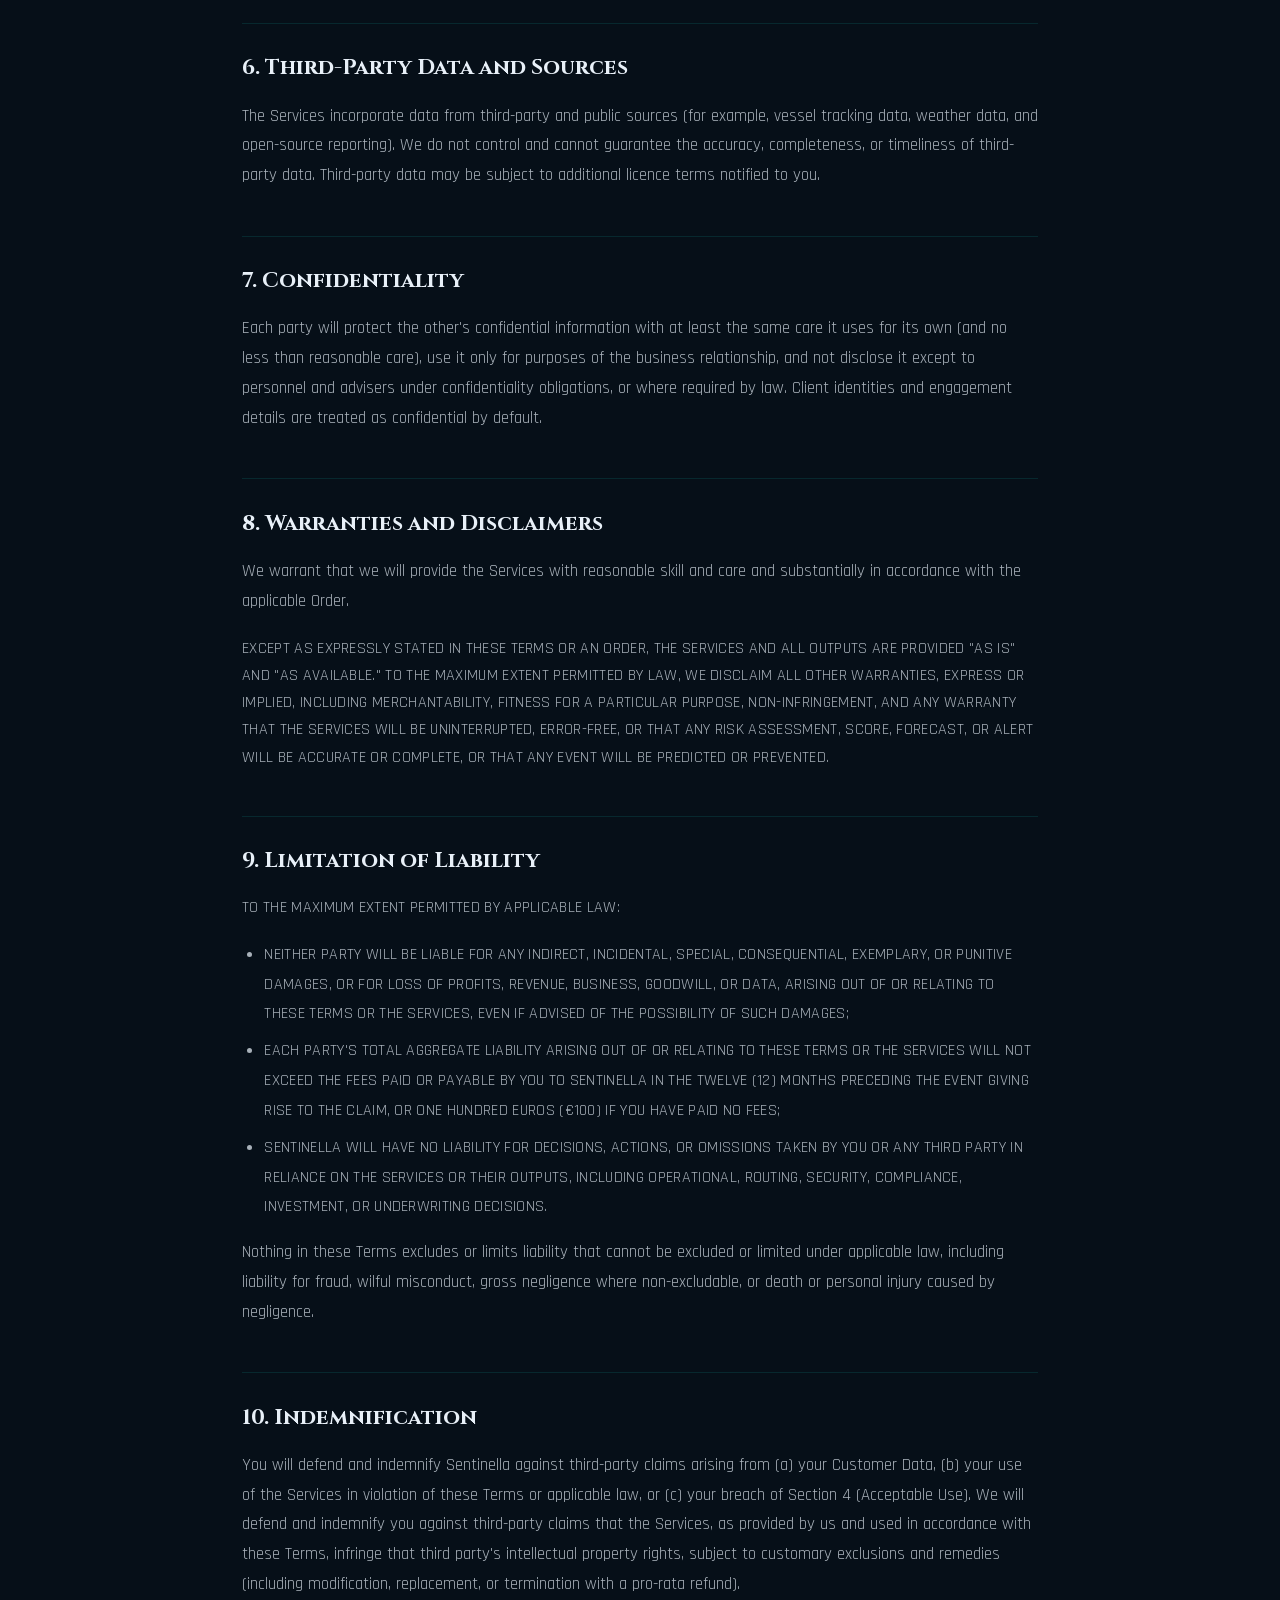
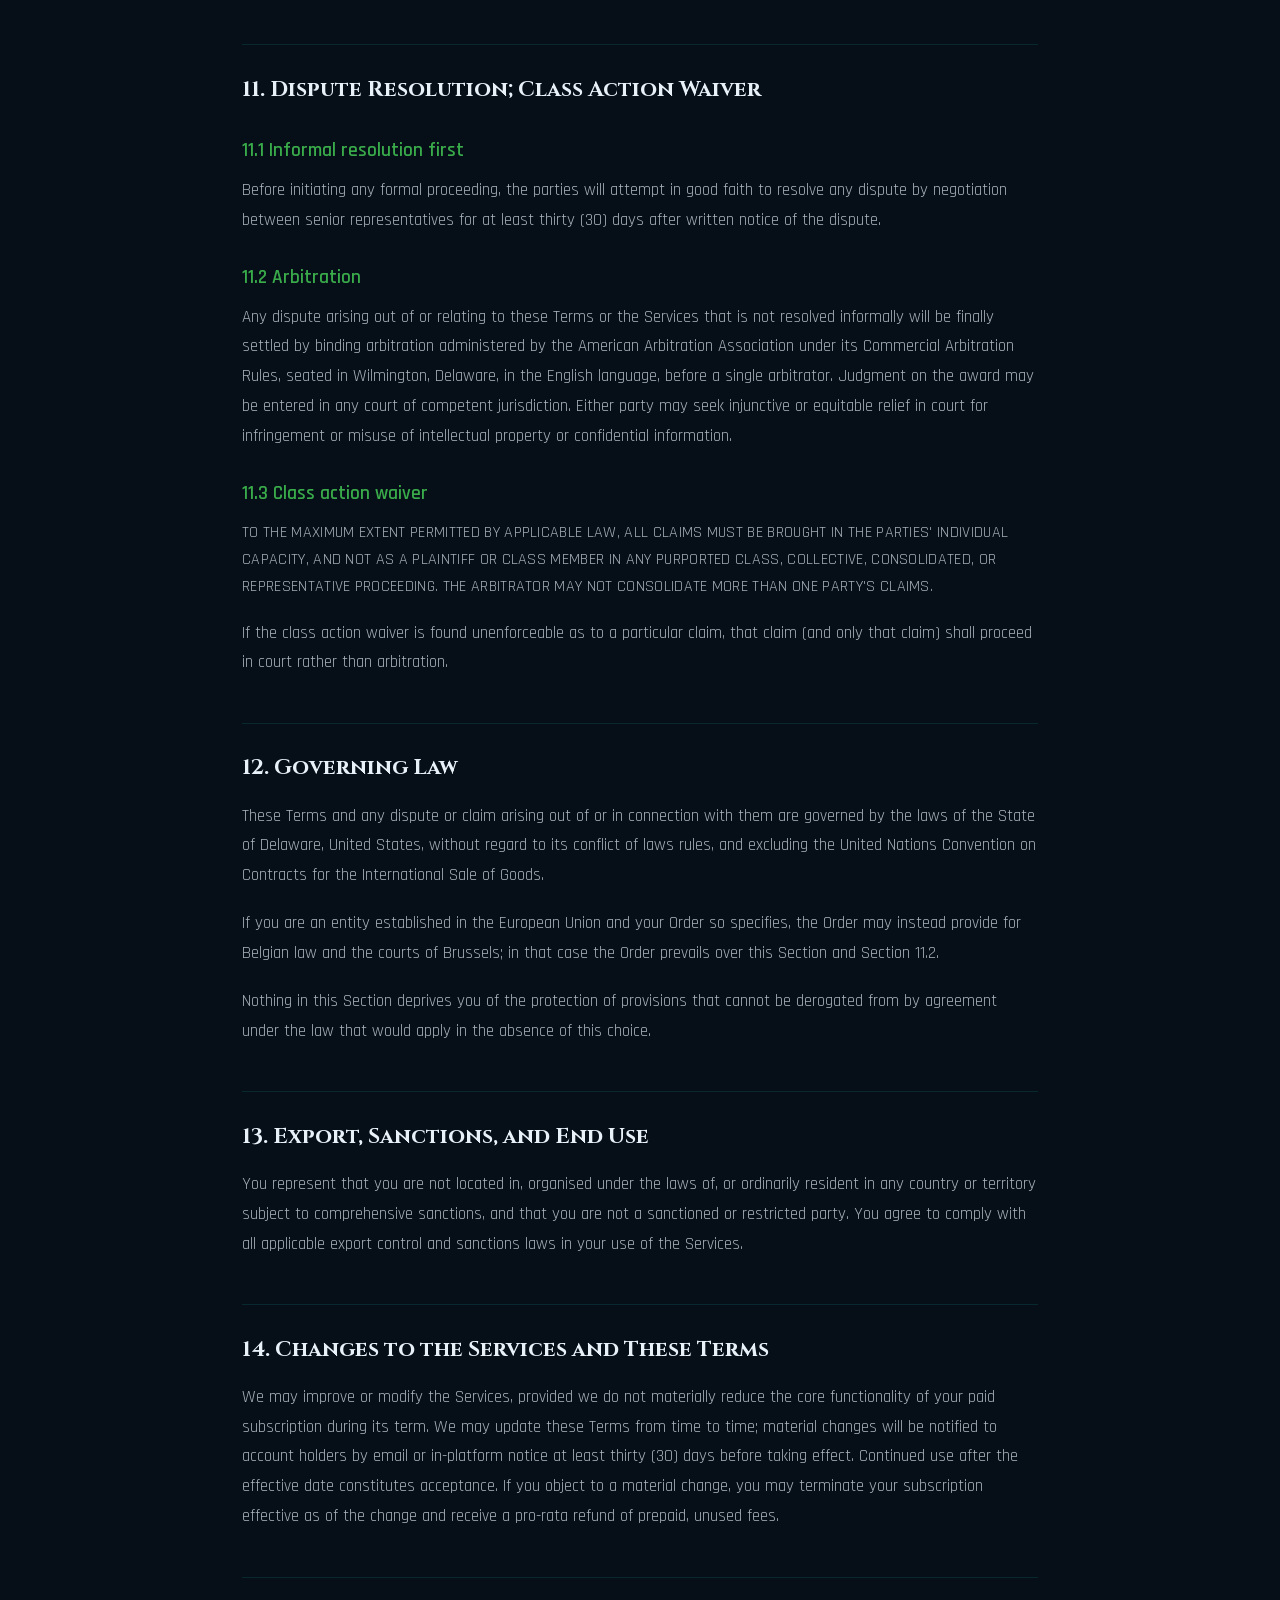
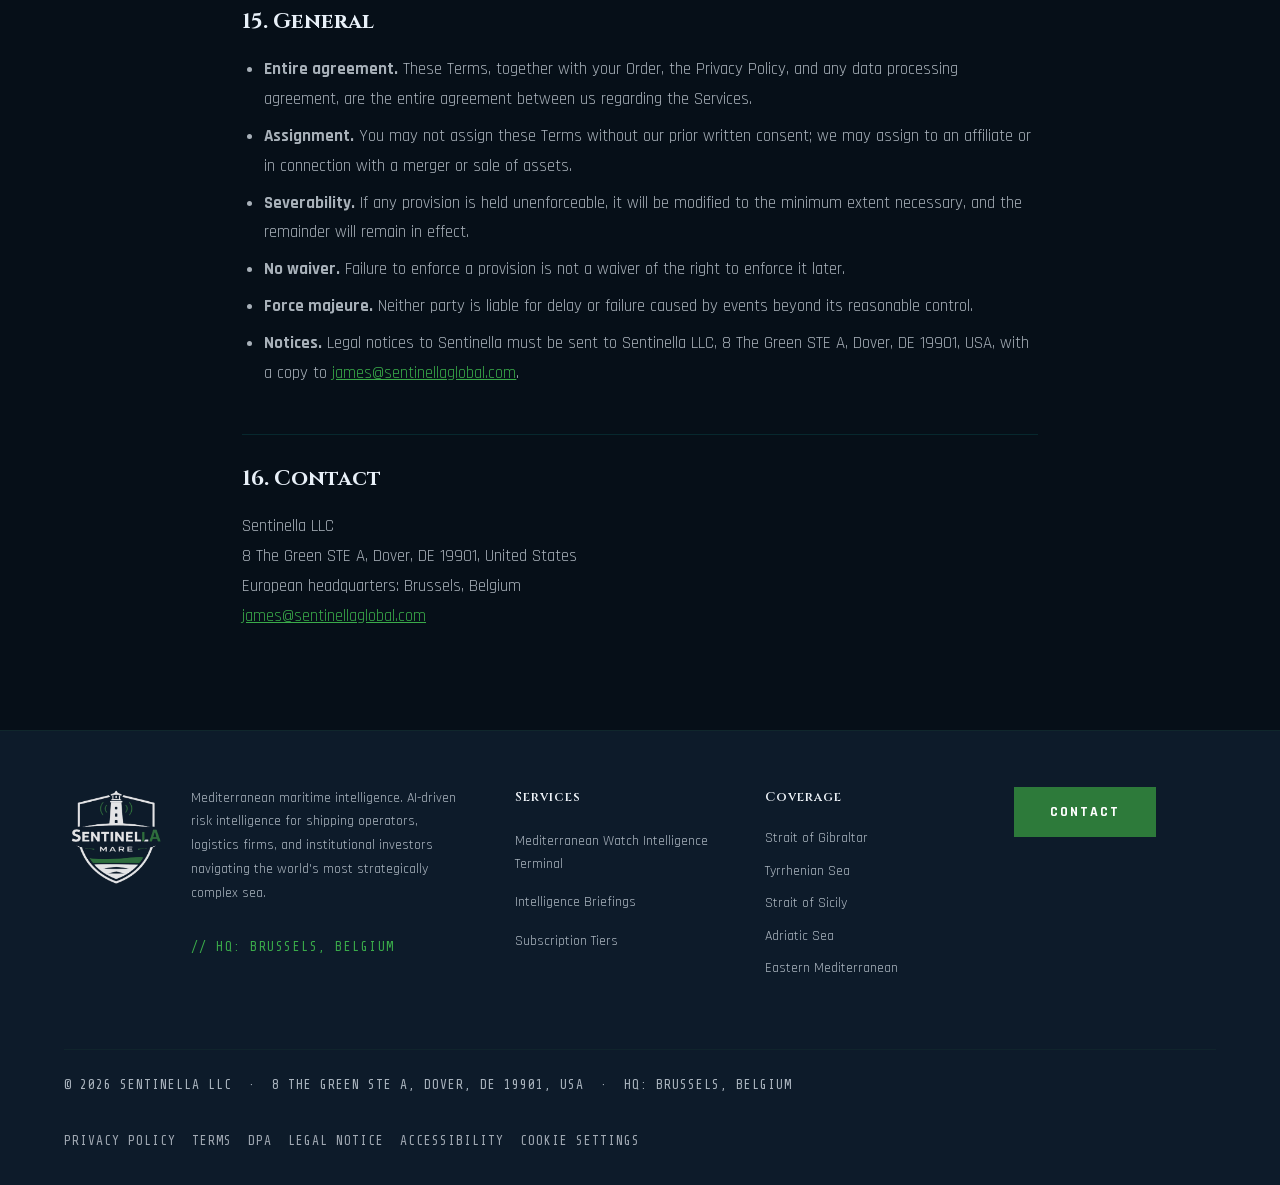
<file: legalterms/index.html>
<!DOCTYPE html>
<html lang="en">
<head>
<meta charset="UTF-8">
<meta name="viewport" content="width=device-width, initial-scale=1.0, viewport-fit=cover">
<meta name="theme-color" content="#060f18">
<meta name="color-scheme" content="dark">
<title>Terms & Conditions — Sentinella Mare</title>
<!-- Favicon -->
<link rel="icon" href="/favicon.ico" sizes="any">
<link rel="icon" type="image/png" sizes="32x32" href="/favicon-32x32.png">
<link rel="icon" type="image/png" sizes="16x16" href="/favicon-16x16.png">
<link rel="apple-touch-icon" href="/apple-touch-icon.png">
<link rel="manifest" href="/site.webmanifest">
<meta name="description" content="Terms and Conditions governing use of the Sentinella Global website and the Sentinella Mare platform.">
<link rel="canonical" href="https://sentinellaglobal.com/legalterms">
<meta name="robots" content="index, follow">
<!-- Google Analytics — Consent Mode "basic".
     The gtag.js tag is deliberately NOT loaded here. It is injected only after
     the visitor grants consent (see the cookie banner script before </body>),
     so no request reaches Google, and no IP address is disclosed to Google,
     unless and until the visitor opts in. -->
<script>
  window.dataLayer = window.dataLayer || [];
  function gtag(){dataLayer.push(arguments);}
  // Queued only — inert until gtag.js is actually loaded post-consent.
  gtag('consent', 'default', {
    analytics_storage: 'denied',
    ad_storage: 'denied',
    ad_user_data: 'denied',
    ad_personalization: 'denied'
  });
</script>
<!-- Self-hosted webfonts: no third-party request, so no visitor IP is
     disclosed to Google before consent. See /fonts/OFL.txt for licensing. -->
<link rel="stylesheet" href="/fonts/fonts.css">
<style>
  /* WCAG 2.2 SC 2.4.11 Focus Not Obscured: keep focused/anchor targets
     clear of the fixed nav */
  html { scroll-behavior: smooth; scroll-padding-top: 120px; }
  /* ── NAV (matches homepage) ── */
  nav {
    position: fixed; top: 0; left: 0; right: 0; z-index: 1000;
    display: flex; align-items: center; justify-content: space-between;
  gap: 40px; /* keep the wordmark from colliding with the nav links */
    padding: 14px 64px;
    background: rgba(8,19,30,0.92);
    -webkit-backdrop-filter: blur(16px); backdrop-filter: blur(16px);
    border-bottom: 1px solid rgba(45,122,58,0.18);
  }
  .nav-logo { display: flex; align-items: center; gap: 14px; text-decoration: none; }
  .nav-logo img { height: 90px; max-width: 160px; }
  .nav-brand { display: flex; flex-direction: column; line-height: 1; }
  .nav-brand .n1 { font-family: 'Cinzel', serif; font-size: 18px; font-weight: 700; color: #eef3f8; letter-spacing: 3px; }
  .nav-brand .n2 { font-family: 'Share Tech Mono', monospace; font-size: 12px; color: #3aab4a; letter-spacing: 2px; margin-top: 3px;  white-space: nowrap;}
  .nav-links { display: flex; align-items: center; gap: 32px; }
  .nav-links a {
    color: #e8f0f8; text-decoration: none;
    font-size: 13px; font-weight: 600; letter-spacing: 2px; text-transform: uppercase;
  white-space: nowrap;
    font-family: 'Rajdhani', sans-serif;
    transition: color 0.25s;
  }
  .nav-links a:hover, .nav-links a.active { color: #4fd962; }
  .btn-nav {
    border: 1px solid #2d7a3a; color: #3aab4a !important;
    padding: 8px 20px !important; letter-spacing: 2px !important;
    font-family: 'Rajdhani', sans-serif; font-weight: 700; font-size: 14px;
    text-transform: uppercase; text-decoration: none;
    transition: all 0.25s !important;
  }
  .btn-nav:hover { background: #2d7a3a !important; color: white !important; box-shadow: 0 0 24px rgba(79,217,98,0.25); }
  .nav-toggle {
    display: none; flex-direction: column; justify-content: center; gap: 5px;
    cursor: pointer; padding: 8px; background: none; border: none; z-index: 1001;
  }
  .nav-toggle span { display: block; width: 24px; height: 2px; background: #3aab4a; transition: all 0.3s; }
  .nav-toggle.open span:nth-child(1) { transform: translateY(7px) rotate(45deg); }
  .nav-toggle.open span:nth-child(2) { opacity: 0; }
  .nav-toggle.open span:nth-child(3) { transform: translateY(-7px) rotate(-45deg); }

  /* ── COMPLIANCE NAV DROPDOWN ── */
  .nav-comp-wrap { position: relative; display: flex; align-items: center; }
  .nav-comp-trigger {
    background: none; border: none; cursor: pointer; padding: 0;
    color: #e8f0f8; font-family: 'Rajdhani', sans-serif;
    font-size: 13px; font-weight: 600; letter-spacing: 2px; text-transform: uppercase;
  white-space: nowrap;
    display: flex; align-items: center; gap: 5px; transition: color 0.25s;
  }
  .nav-comp-trigger:hover { color: #4fd962; }
  .nav-comp-trigger svg { transition: transform 0.2s; flex-shrink: 0; }
  .nav-comp-wrap.open .nav-comp-trigger { color: #4fd962; }
  .nav-comp-wrap.open .nav-comp-trigger svg { transform: rotate(180deg); }
  .nav-comp-menu {
    display: none; position: absolute;
    top: calc(100% + 16px); left: 50%; transform: translateX(-50%);
    background: rgba(6,15,24,0.98); border: 1px solid rgba(45,122,58,0.3);
    border-radius: 4px; min-width: 220px; z-index: 1100;
    box-shadow: 0 8px 24px rgba(0,0,0,0.5); overflow: hidden;
  }
  .nav-comp-wrap.open .nav-comp-menu { display: block; }
  .nav-comp-menu a {
    display: block; padding: 12px 20px;
    color: rgba(200,216,236,0.7);
    font-family: 'Share Tech Mono', monospace; font-size: 13px;
    letter-spacing: 1px; text-transform: uppercase; text-decoration: none;
    border-bottom: 1px solid rgba(45,122,58,0.12);
    transition: color 0.2s, background 0.2s;
  }
  .nav-comp-menu a:last-child { border-bottom: none; }
  .nav-comp-menu a:hover { color: #4fd962; background: rgba(45,122,58,0.08); }
  .nav-comp-menu .comp-link-label { display: block; font-size: 13px; color: var(--green-mid); letter-spacing: 0.5px; margin-top: 3px; text-transform: none; }

  /* ── FOOTER (matches homepage) ── */
  footer {
    background: #0d1b2a;
    border-top: 1px solid rgba(45,122,58,0.12);
    padding: 56px 64px 32px;
  }
  .footer-top { display: grid; grid-template-columns: 2fr 1fr 1fr 1fr; gap: 48px; margin-bottom: 60px; }
  .footer-brand { display: flex; flex-direction: row; align-items: flex-start; gap: 20px; }
  .footer-brand-text { display: flex; flex-direction: column; gap: 12px; }
  .footer-brand img { height: 100px; width: fit-content; }
  .footer-brand p { font-family: 'Rajdhani', sans-serif; font-size: 14px; line-height: 1.7; color: rgba(232,240,248,0.72); max-width: 280px; }
  .footer-brand .hq { font-family: 'Share Tech Mono', monospace; font-size: 13px; letter-spacing: 1.5px; color: #3aab4a; text-transform: uppercase; }
  .footer-col .footer-nav-title { font-family: 'Cinzel', serif; font-size: 13px; font-weight: 600; color: #eef3f8; letter-spacing: 1px; margin-bottom: 20px; }
  .footer-col a, .footer-col p {
    display: block; color: rgba(232,240,248,0.72); text-decoration: none;
    font-family: 'Rajdhani', sans-serif; font-size: 14px; line-height: 1.6; margin-bottom: 10px;
  }
  .footer-col a:hover { color: #3aab4a; }
  .footer-contact-btn { display: inline-block; width: fit-content; }
  .footer-col a.footer-contact-btn { color: #fff; }  /* WCAG 1.4.3: .footer-col a would otherwise win on specificity and dim this button's text */
  .footer-bottom {
    border-top: 1px solid rgba(45,122,58,0.1); padding-top: 24px;
    display: flex; justify-content: space-between; align-items: center; flex-wrap: wrap; gap: 12px 48px;
  }
  .footer-bottom p { font-family: 'Share Tech Mono', monospace; font-size: 13px; letter-spacing: 1px; color: rgba(232,240,248,0.72); text-transform: uppercase; }
  .footer-legal-links { display: flex; align-items: flex-start; gap: 16px; flex-wrap: wrap; }
  .footer-legal-link {
    font-family: 'Share Tech Mono', monospace; font-size: 13px; letter-spacing: 1px; color: rgba(240,245,252,0.65);
    text-transform: uppercase; text-decoration: none;
    background: none; border: none; cursor: pointer; padding: 6px 0;
    line-height: 1; vertical-align: top; transition: color 0.2s;
  }
  .footer-legal-link:hover { color: #eef3f8; }
  .btn-primary {
    background: #2d7a3a; color: #fff;
    padding: 14px 36px; font-family: 'Rajdhani', sans-serif;
    font-size: 13px; font-weight: 700; letter-spacing: 2.5px;
    text-transform: uppercase; text-decoration: none;
    border: none; cursor: pointer; transition: all 0.3s; display: inline-block;
  }
  .btn-primary:hover { background: #3aab4a; box-shadow: 0 0 32px rgba(79,217,98,0.3); }

  /* ── Responsive: nav & footer ── */
  @media (max-width: 1380px) {
    .nav-toggle { display: flex; }
    .nav-links {
      display: none; position: fixed; top: 0; left: 0; right: 0; bottom: 0;
      width: 100vw; height: 100vh; height: 100dvh;
      background: #060f18; flex-direction: column; align-items: center; justify-content: center;
      gap: 32px; z-index: 1000; overflow-y: auto; padding: 80px 20px 40px;
      overscroll-behavior: contain; -webkit-overflow-scrolling: touch;
    }
    .nav-links.open { display: flex; }
    .nav-links a { font-size: 16px; letter-spacing: 3px; }
    .nav-comp-wrap { flex-direction: column; width: 100%; align-items: center; }
    .nav-comp-trigger { font-size: 16px; letter-spacing: 3px; }
    .nav-comp-menu { position: static; transform: none; display: none; background: transparent; border: none; box-shadow: none; min-width: auto; }
    .nav-comp-wrap.open .nav-comp-menu { display: flex; flex-direction: column; align-items: center; gap: 0; padding: 6px 0; }
    .nav-comp-menu a { border: none; font-size: 13px; padding: 8px 0; text-align: center; }
    .nav-comp-menu .comp-link-label { display: none; }
  }
  @media (max-width: 1024px) {
    nav { padding: 14px 32px; }
    footer { padding: 48px 32px 28px; }
    .footer-top { grid-template-columns: 1fr 1fr 1fr; gap: 28px; }
    .footer-brand { grid-column: 1 / -1; }
  }
  @media (max-width: 768px) {
    nav { padding: 12px 20px; }
    .nav-logo img { height: 70px; }
    footer { padding: 36px 20px 24px; }
    .footer-top { grid-template-columns: 1fr 1fr; gap: 24px; }
    .footer-brand { grid-column: 1 / -1; }
    .footer-bottom { flex-direction: column; text-align: center; }
    .footer-contact-btn { width: 100%; text-align: center; }
  }
  @media (max-width: 480px) {
    nav { padding: 10px 16px; }
    .nav-logo img { height: 56px; }
    .nav-brand .n1 { font-size: 12px; letter-spacing: 1px; }
    .nav-brand .n2 { display: none; }
    footer { padding: 28px 16px 20px; }
    .footer-top { grid-template-columns: 1fr; gap: 20px; }
    .footer-brand { flex-direction: column; grid-column: auto; }
    .footer-brand img { height: 80px; }
    .footer-col a, .footer-col p { font-size: 12px; }
  }
  @media (max-width: 360px) {
    nav { padding: 8px 12px; }
    .nav-logo img { height: 46px; }
  }
  @supports (padding: max(0px)) {
    nav {
      padding-top: max(14px, env(safe-area-inset-top));
      padding-left: max(20px, calc((100% - 1440px) / 2), env(safe-area-inset-left));
      padding-right: max(20px, calc((100% - 1440px) / 2), env(safe-area-inset-right));
    }
    footer { padding-bottom: max(32px, env(safe-area-inset-bottom)); }
    @media (max-width: 480px) {
      nav {
        padding-top: max(10px, env(safe-area-inset-top));
        padding-left: max(16px, env(safe-area-inset-left));
        padding-right: max(16px, env(safe-area-inset-right));
      }
      footer { padding-bottom: max(20px, env(safe-area-inset-bottom)); }
    }
  }
  @media (hover: none) and (pointer: coarse) {
    nav { backdrop-filter: none; -webkit-backdrop-filter: none; }
  }

  :root {
    --bg: #060f18;
    --panel: rgba(12, 20, 33, 0.7);
    --rule: rgba(14, 181, 175, 0.15);
    --teal: #3aab4a;
    --gold: #c9a84c;
    --text: #e8f0f8;
    --text-mid: rgba(232, 240, 248, 0.72);
    --text-dim: rgba(232, 240, 248, 0.58);
    --display: 'Cinzel', serif;
    --body: 'Rajdhani', sans-serif;
    --navy: #060f18;
    --navy-2: #0d1b2a;
    --navy-3: #112336;
    --navy-4: #1a3450;
    --green: #2d7a3a;
    --green-mid: #3aab4a;
    --green-glow: #4fd962;
    --white: #eef3f8;
  }
  * { box-sizing: border-box; margin: 0; padding: 0; }
  body { background: var(--bg); color: var(--text); font-family: var(--body); font-weight: 400; line-height: 1.75;
    /* Stop iOS inflating text when the device rotates to landscape */
    -webkit-text-size-adjust: 100%; text-size-adjust: 100%; }
  .wrap { max-width: 860px; margin: 0 auto; padding: 160px 2rem 5rem; }
  @media (max-width: 1024px) { .wrap { padding-top: 132px; } }
  @media (max-width: 768px)  { .wrap { padding-top: 116px; } }
  @media (max-width: 480px)  { .wrap { padding-top: 96px; } }
  @media (max-width: 360px)  { .wrap { padding-top: 86px; } }
  .eyebrow { color: var(--teal); font-size: 0.8125rem; letter-spacing: 0.22em; text-transform: uppercase; margin-bottom: 1rem; }
  h1 { font-family: var(--display); font-size: 2.4rem; font-weight: 700; letter-spacing: 0.5px; line-height: 1.2; margin-bottom: 0.75rem; }
  .updated { color: var(--text-dim); font-size: 0.95rem; margin-bottom: 3rem; }
  h2 { font-family: var(--display); font-size: 1.35rem; font-weight: 700; color: var(--text); margin: 2.8rem 0 0.9rem; padding-top: 1.6rem; border-top: 1px solid var(--rule); }
  h3 { font-size: 1.2rem; font-weight: 600; color: var(--teal); margin: 1.6rem 0 0.5rem; }
  p { color: var(--text-mid); font-size: 1.0625rem; line-height: 1.75; margin-bottom: 1.15rem; }
  ul, ol { color: var(--text-mid); font-size: 1.0625rem; line-height: 1.75; margin: 0 0 1rem 1.4rem; }
  li { margin-bottom: 0.45rem; }
  a { color: var(--teal); text-decoration: none; }
  a:hover { text-decoration: underline; }
  table { width: 100%; border-collapse: collapse; margin: 1rem 0 1.5rem; font-size: 1rem; line-height: 1.6; }
  th { text-align: left; color: var(--teal); font-weight: 500; padding: 0.6rem 0.8rem; border-bottom: 1px solid var(--rule); }
  td { color: var(--text-mid); padding: 0.6rem 0.8rem; border-bottom: 1px solid rgba(14,181,175,0.07); vertical-align: top; }
  .notice { background: var(--panel); border: 1px solid var(--gold); border-radius: 8px; padding: 1.1rem 1.3rem; margin: 1.5rem 0; font-size: 1rem; line-height: 1.7; color: var(--text-mid); }
  .caps { text-transform: uppercase; font-size: 1rem; line-height: 1.7; letter-spacing: 0.02em; }

  /* ── Accessibility: focus, skip link, in-text link cues ── */
  a:focus-visible, button:focus-visible, input:focus-visible,
  select:focus-visible, textarea:focus-visible,
  [tabindex]:not([tabindex="-1"]):focus-visible {
    outline: 3px solid #4fd962; outline-offset: 3px; border-radius: 3px;
  }
  main:focus { outline: none; }
  .skip-link {
    position: absolute; left: 12px; top: -60px; z-index: 3000;
    background: #2d7a3a; color: #fff; padding: 12px 20px; border-radius: 4px;
    font-family: 'Rajdhani', sans-serif; font-weight: 700; font-size: 13px;
    letter-spacing: 2px; text-transform: uppercase; text-decoration: none;
    transition: top 0.2s;
  }
  .skip-link:focus { top: 12px; }
  .sm-cookie-text a { text-decoration: underline; }
  .wrap a { text-decoration: underline; }


  /* WCAG 2.2 SC 2.5.8 Target Size */
  .footer-col a { padding: 3px 0; }
  /* .footer-col a wins on specificity over .btn-primary; restore button sizing/shape for the Contact CTA */
  .footer-col a.footer-contact-btn {
    display: inline-block; padding: 14px 36px; letter-spacing: 2px; margin-bottom: 0;
  }
  .footer-legal-links { row-gap: 4px; }
  /* Primary nav links rendered 15-23px tall — under the 24px minimum, and not
     covered by the inline-in-prose exception. Vertical padding only, so the nav
     height (driven by the logo) is unchanged. */
  .nav-links > a { padding: 5px 0; }
  .nav-comp-trigger { padding: 5px 0; }

/* ---- Device polish: desktop, tablet, phone ---- */
html{-webkit-tap-highlight-color:rgba(79,217,98,.18)}
a,button,summary,label,select,[role="button"],[role="tab"]{touch-action:manipulation}
.nav-logo img{width:auto}
@media (max-width:360px){
  .nav-logo img{width:100px;height:64px;object-fit:contain}
  .nav-brand .n1{font-size:12px;letter-spacing:.5px}
}
@media (min-width:1381px) and (max-width:1500px){
  nav{padding-left:32px;padding-right:32px}
  .nav-links{gap:20px}
}
@media (pointer:coarse),(max-width:1024px){
  .nav-toggle{min-width:44px;min-height:44px}
  .footer-col a{display:flex;align-items:center;min-height:44px}
  .footer-legal-link{display:inline-flex;align-items:center;min-height:44px}
  .footer-legal-link{min-width:44px;justify-content:center}
}
</style>
</head>
<body>

<a href="#main" class="skip-link">Skip to content</a>
<nav>
  <a class="nav-logo" href="/">
    <img src="/Sentinella Mare Logo_White_360.png" width="360" height="337" alt="Sentinella Mare">
    <div class="nav-brand">
      <span class="n1">SENTINELLA MARE</span>
      <span class="n2">Maritime Critical Infrastructure</span>
    </div>
  </a>
  <button class="nav-toggle" id="navToggle" aria-label="Toggle menu" aria-expanded="false" aria-controls="navLinks" onclick="this.classList.toggle('open'); document.getElementById('navLinks').classList.toggle('open')">
    <span></span><span></span><span></span>
  </button>
  <div class="nav-links" id="navLinks">
    <a href="/#protect" onclick="document.getElementById('navToggle').classList.remove('open'); document.getElementById('navLinks').classList.remove('open')">How It Protects</a>
    <a href="/#methodology" onclick="document.getElementById('navToggle').classList.remove('open'); document.getElementById('navLinks').classList.remove('open')">Methodology</a>
    <a href="/#enterprise" onclick="document.getElementById('navToggle').classList.remove('open'); document.getElementById('navLinks').classList.remove('open')">Enterprise</a>
    <a href="/Leadership" onclick="document.getElementById('navToggle').classList.remove('open'); document.getElementById('navLinks').classList.remove('open')">Leadership</a>
    <div class="nav-comp-wrap" id="complianceNav">
      <button class="nav-comp-trigger" aria-expanded="false" aria-haspopup="true" aria-controls="complianceMenu" onclick="document.getElementById('complianceNav').classList.toggle('open')">
        Compliance
        <svg width="10" height="6" viewBox="0 0 10 6" fill="none" xmlns="http://www.w3.org/2000/svg">
          <path d="M1 1L5 5L9 1" stroke="currentColor" stroke-width="1.5" stroke-linecap="round" stroke-linejoin="round"/>
        </svg>
      </button>
      <div class="nav-comp-menu" id="complianceMenu">
        <a href="/EUMaritimeComplianceCountdown" target="_blank" rel="noopener noreferrer">
          Deadline Countdown
          <span class="comp-link-label">NIS2 · CER · Circ. 177 live timers</span>
        </a>
        <a href="/EUMaritimeComplianceExplained" target="_blank" rel="noopener noreferrer">
          Compliance Explained
          <span class="comp-link-label">2026–2027 pressure window guide</span>
        </a>
      </div>
    </div>
    <a href="https://mare.sentinellaglobal.com/" class="btn-nav" target="_blank" rel="noopener noreferrer" onclick="document.getElementById('navToggle').classList.remove('open'); document.getElementById('navLinks').classList.remove('open')">Launch Platform</a>
  </div>
</nav>

<main id="main" tabindex="-1">
<div class="wrap">

<div class="eyebrow">Legal</div>
<h1>Terms &amp; Conditions</h1>
<p class="updated">Last updated: 13 July 2026 · Effective date: 13 July 2026</p>

<p>These Terms &amp; Conditions ("Terms") govern your access to and use of the website <a href="https://sentinellaglobal.com">sentinellaglobal.com</a> (the "Site") and the Sentinella Mare intelligence platform, dashboards, scores, reports, and related services (together, the "Services"), operated by Sentinella LLC, 8 The Green STE A, Dover, DE 19901, United States, with European headquarters in Brussels, Belgium ("Sentinella," "we," "us," or "our").</p>

<p>By accessing the Site or using the Services, you agree to these Terms. If you are using the Services on behalf of a company or other organisation, you represent that you have authority to bind that organisation, and "you" refers to that organisation. If you do not agree to these Terms, do not use the Services.</p>

<div class="notice">
<strong>In plain language:</strong> Sentinella Mare provides threat intelligence and risk scoring to support your decisions — it does not replace your own judgment, your compliance obligations, or professional advice. Use the platform lawfully, don't misuse or resell our data, and understand that intelligence products deal in probabilities, not certainties.
</div>

<h2>1. The Services</h2>
<p>Sentinella Mare is a maritime hybrid threat intelligence platform. It aggregates and analyses signals — including cyber, geopolitical, grey-fleet, disinformation, and weather-related indicators — to produce risk assessments, exposure scores, alerts, and reports relating to maritime assets and infrastructure.</p>
<p>Specific features, coverage areas, data sources, and service levels depend on your subscription tier and are described in your order form or subscription agreement (the "Order"). If there is a conflict between these Terms and a signed Order, the Order prevails.</p>

<h2>2. Important Nature of Intelligence Products</h2>
<p>You acknowledge and agree that:</p>
<ul>
  <li>The Services provide <strong>decision-support intelligence</strong>, including probabilistic and predictive assessments. They are inherently subject to uncertainty and do not guarantee that any event will or will not occur.</li>
  <li>The Services <strong>do not constitute legal, regulatory, financial, investment, or insurance advice</strong>. Outputs referencing regulatory frameworks (such as NIS2, the CER Directive, or national circulars) are informational aids and do not constitute a legal determination of your compliance status.</li>
  <li><strong>You remain solely responsible</strong> for your own operational, security, compliance, and commercial decisions, and for meeting your own regulatory obligations.</li>
  <li><strong>AI-generated content.</strong> The Platform includes AI-assisted features, including an in-platform assistant ("Maria"). AI-generated responses are produced automatically, may contain errors or omissions, and are provided for informational decision-support only. You should verify AI-generated outputs before relying on them for any operational, compliance, or commercial decision.</li>
</ul>

<h2>3. Accounts and Subscriptions</h2>
<ul>
  <li>You must provide accurate account information and keep credentials confidential. You are responsible for activity under your account.</li>
  <li>Access is licensed per the seats, assets, or usage limits in your Order. Credentials may not be shared beyond authorised users.</li>
  <li>Fees, billing frequency, renewal, and termination terms are set out in your Order. Unless the Order states otherwise, subscriptions renew automatically for successive terms unless either party gives notice of non-renewal before the renewal date.</li>
  <li>We may suspend access for material breach of these Terms, non-payment, or security risk, with notice where reasonably practicable.</li>
</ul>

<h2>4. Acceptable Use</h2>
<p>You agree not to, and not to permit any third party to:</p>
<ul>
  <li>Use the Services in violation of applicable law, including sanctions, export control, and data protection laws;</li>
  <li>Use the Services to plan, facilitate, or carry out any unlawful act, or to cause harm to any vessel, port, infrastructure, or person;</li>
  <li>Resell, sublicense, redistribute, or make the Services or any substantial part of their outputs available to third parties, except as expressly permitted in your Order;</li>
  <li>Scrape, crawl, harvest, or extract data from the Services by automated means, or use the Services or their outputs to train machine-learning models, without our prior written consent;</li>
  <li>Reverse engineer, decompile, or attempt to derive the source code, models, methodologies, or scoring logic underlying the Services, except to the extent such restriction is prohibited by applicable law;</li>
  <li>Circumvent usage limits, access controls, or security measures, or probe or test the vulnerability of the Services without written authorisation;</li>
  <li>Remove or obscure proprietary notices, or misrepresent outputs of the Services as your own or as those of another provider;</li>
  <li>Use the Services to develop a competing product or service.</li>
</ul>
<p>We may investigate suspected violations and cooperate with authorities where required.</p>

<h2>5. Intellectual Property</h2>
<ul>
  <li><strong>Our IP.</strong> The Services — including the platform software, the MHTES scoring methodology, models, databases, dashboards, reports, documentation, trademarks, and all related intellectual property — are and remain the exclusive property of Sentinella LLC and its licensors. No rights are granted except as expressly set out in these Terms or your Order.</li>
  <li><strong>Your licence.</strong> Subject to payment and compliance with these Terms, we grant you a limited, non-exclusive, non-transferable, non-sublicensable licence during your subscription term to access and use the Services, and to use reports and outputs for your internal business purposes.</li>
  <li><strong>Your data.</strong> You retain all rights in data you submit to the Services ("Customer Data"). You grant us a licence to process Customer Data to provide and improve the Services, consistent with our <a href="/privacypolicy/">Privacy Policy</a> and any data processing agreement between us.</li>
  <li><strong>Aggregated insights.</strong> We may use aggregated, de-identified usage data that does not identify you or any individual to improve our models and Services.</li>
  <li><strong>Feedback.</strong> If you provide suggestions or feedback, we may use it without restriction or obligation.</li>
</ul>

<h2>6. Third-Party Data and Sources</h2>
<p>The Services incorporate data from third-party and public sources (for example, vessel tracking data, weather data, and open-source reporting). We do not control and cannot guarantee the accuracy, completeness, or timeliness of third-party data. Third-party data may be subject to additional licence terms notified to you.</p>

<h2>7. Confidentiality</h2>
<p>Each party will protect the other's confidential information with at least the same care it uses for its own (and no less than reasonable care), use it only for purposes of the business relationship, and not disclose it except to personnel and advisers under confidentiality obligations, or where required by law. Client identities and engagement details are treated as confidential by default.</p>

<h2>8. Warranties and Disclaimers</h2>
<p>We warrant that we will provide the Services with reasonable skill and care and substantially in accordance with the applicable Order.</p>
<p class="caps">Except as expressly stated in these Terms or an Order, the Services and all outputs are provided "as is" and "as available." To the maximum extent permitted by law, we disclaim all other warranties, express or implied, including merchantability, fitness for a particular purpose, non-infringement, and any warranty that the Services will be uninterrupted, error-free, or that any risk assessment, score, forecast, or alert will be accurate or complete, or that any event will be predicted or prevented.</p>

<h2>9. Limitation of Liability</h2>
<p class="caps">To the maximum extent permitted by applicable law:</p>
<ul>
  <li><span class="caps">Neither party will be liable for any indirect, incidental, special, consequential, exemplary, or punitive damages, or for loss of profits, revenue, business, goodwill, or data, arising out of or relating to these Terms or the Services, even if advised of the possibility of such damages;</span></li>
  <li><span class="caps">Each party's total aggregate liability arising out of or relating to these Terms or the Services will not exceed the fees paid or payable by you to Sentinella in the twelve (12) months preceding the event giving rise to the claim, or one hundred euros (€100) if you have paid no fees;</span></li>
  <li><span class="caps">Sentinella will have no liability for decisions, actions, or omissions taken by you or any third party in reliance on the Services or their outputs, including operational, routing, security, compliance, investment, or underwriting decisions.</span></li>
</ul>
<p>Nothing in these Terms excludes or limits liability that cannot be excluded or limited under applicable law, including liability for fraud, wilful misconduct, gross negligence where non-excludable, or death or personal injury caused by negligence.</p>

<h2>10. Indemnification</h2>
<p>You will defend and indemnify Sentinella against third-party claims arising from (a) your Customer Data, (b) your use of the Services in violation of these Terms or applicable law, or (c) your breach of Section 4 (Acceptable Use). We will defend and indemnify you against third-party claims that the Services, as provided by us and used in accordance with these Terms, infringe that third party's intellectual property rights, subject to customary exclusions and remedies (including modification, replacement, or termination with a pro-rata refund).</p>

<h2>11. Dispute Resolution; Class Action Waiver</h2>
<h3>11.1 Informal resolution first</h3>
<p>Before initiating any formal proceeding, the parties will attempt in good faith to resolve any dispute by negotiation between senior representatives for at least thirty (30) days after written notice of the dispute.</p>
<h3>11.2 Arbitration</h3>
<p>Any dispute arising out of or relating to these Terms or the Services that is not resolved informally will be finally settled by binding arbitration administered by the American Arbitration Association under its Commercial Arbitration Rules, seated in Wilmington, Delaware, in the English language, before a single arbitrator. Judgment on the award may be entered in any court of competent jurisdiction. Either party may seek injunctive or equitable relief in court for infringement or misuse of intellectual property or confidential information.</p>
<h3>11.3 Class action waiver</h3>
<p class="caps">To the maximum extent permitted by applicable law, all claims must be brought in the parties' individual capacity, and not as a plaintiff or class member in any purported class, collective, consolidated, or representative proceeding. The arbitrator may not consolidate more than one party's claims.</p>
<p>If the class action waiver is found unenforceable as to a particular claim, that claim (and only that claim) shall proceed in court rather than arbitration.</p>
<h2>12. Governing Law</h2>
<p>These Terms and any dispute or claim arising out of or in connection with them are governed by the laws of the State of Delaware, United States, without regard to its conflict of laws rules, and excluding the United Nations Convention on Contracts for the International Sale of Goods.</p>
<p>If you are an entity established in the European Union and your Order so specifies, the Order may instead provide for Belgian law and the courts of Brussels; in that case the Order prevails over this Section and Section 11.2.</p>
<p>Nothing in this Section deprives you of the protection of provisions that cannot be derogated from by agreement under the law that would apply in the absence of this choice.</p>

<h2>13. Export, Sanctions, and End Use</h2>
<p>You represent that you are not located in, organised under the laws of, or ordinarily resident in any country or territory subject to comprehensive sanctions, and that you are not a sanctioned or restricted party. You agree to comply with all applicable export control and sanctions laws in your use of the Services.</p>

<h2>14. Changes to the Services and These Terms</h2>
<p>We may improve or modify the Services, provided we do not materially reduce the core functionality of your paid subscription during its term. We may update these Terms from time to time; material changes will be notified to account holders by email or in-platform notice at least thirty (30) days before taking effect. Continued use after the effective date constitutes acceptance. If you object to a material change, you may terminate your subscription effective as of the change and receive a pro-rata refund of prepaid, unused fees.</p>

<h2>15. General</h2>
<ul>
  <li><strong>Entire agreement.</strong> These Terms, together with your Order, the Privacy Policy, and any data processing agreement, are the entire agreement between us regarding the Services.</li>
  <li><strong>Assignment.</strong> You may not assign these Terms without our prior written consent; we may assign to an affiliate or in connection with a merger or sale of assets.</li>
  <li><strong>Severability.</strong> If any provision is held unenforceable, it will be modified to the minimum extent necessary, and the remainder will remain in effect.</li>
  <li><strong>No waiver.</strong> Failure to enforce a provision is not a waiver of the right to enforce it later.</li>
  <li><strong>Force majeure.</strong> Neither party is liable for delay or failure caused by events beyond its reasonable control.</li>
  <li><strong>Notices.</strong> Legal notices to Sentinella must be sent to Sentinella LLC, 8 The Green STE A, Dover, DE 19901, USA, with a copy to <a href="mailto:james@sentinellaglobal.com">james@sentinellaglobal.com</a>.</li>
</ul>

<h2>16. Contact</h2>
<p>
  Sentinella LLC<br>
  8 The Green STE A, Dover, DE 19901, United States<br>
  European headquarters: Brussels, Belgium<br>
  <a href="mailto:james@sentinellaglobal.com">james@sentinellaglobal.com</a>
</p>
</div>
</main>

<footer>
  <div class="footer-top">
    <div class="footer-brand">
      <img src="/Sentinella Mare Logo_White_360.png" width="360" height="337" alt="Sentinella Mare">
      <div class="footer-brand-text">
        <p>Mediterranean maritime intelligence. AI-driven risk intelligence for shipping operators, logistics firms, and institutional investors navigating the world's most strategically complex sea.</p>
        <span class="hq">// HQ: Brussels, Belgium</span>
      </div>
    </div>
    <div class="footer-col">
      <p class="footer-nav-title">Services</p>
      <a href="/#services">Mediterranean Watch Intelligence Terminal</a>
      <a href="/#briefings">Intelligence Briefings</a>
      <a href="/#pricing">Subscription Tiers</a>
    </div>
    <div class="footer-col">
      <p class="footer-nav-title">Coverage</p>
      <p>Strait of Gibraltar</p>
      <p>Tyrrhenian Sea</p>
      <p>Strait of Sicily</p>
      <p>Adriatic Sea</p>
      <p>Eastern Mediterranean</p>
    </div>
    <div class="footer-col">
      <a href="mailto:james@sentinellaglobal.com" class="btn-primary footer-contact-btn">Contact</a>
    </div>
  </div>
  <div class="footer-bottom">
    <p>© 2026 Sentinella LLC &nbsp;·&nbsp; 8 The Green STE A, Dover, DE 19901, USA &nbsp;·&nbsp; HQ: Brussels, Belgium</p>
    <div class="footer-legal-links">
      <a href="/privacypolicy/" class="footer-legal-link">Privacy Policy</a>
      <a href="/legalterms/" class="footer-legal-link">Terms</a>
      <a href="/dpa/" class="footer-legal-link">DPA</a>
      <a href="/legalnotice/" class="footer-legal-link">Legal Notice</a>
      <a href="/accessibility/" class="footer-legal-link">Accessibility</a>
      <button onclick="if(typeof smOpenCookieSettings==='function')smOpenCookieSettings();" class="footer-legal-link">Cookie Settings</button>
    </div>
  </div>
</footer>
<!-- ── COOKIE CONSENT BANNER ── -->
<style>
#sm-cookie-banner {
  display: none; position: fixed; bottom: 0; left: 0; right: 0; z-index: 9999;
  background: #0d1b2a; border-top: 1px solid rgba(45,122,58,0.4);
  padding: 20px 48px; box-shadow: 0 -8px 40px rgba(0,0,0,0.55);
  font-family: 'Rajdhani', sans-serif;
  max-height: 85vh; overflow-y: auto;
}
[hidden] { display: none !important; }
.sm-cookie-inner {
  max-width: 1200px; margin: 0 auto;
  display: flex; align-items: center; justify-content: space-between;
  gap: 32px; flex-wrap: wrap;
}
.sm-cookie-label {
  display: block; font-family: 'Share Tech Mono', monospace;
  font-size: 13px; letter-spacing: 1.5px; color: #3aab4a;
  text-transform: uppercase; margin-bottom: 7px;
}
.sm-cookie-text { font-size: 15px; line-height: 1.65; color: #c8d8ec; max-width: 680px; }
.sm-cookie-text a { color: #3aab4a; }
.sm-cookie-text a:hover { color: #4fd962; }
.sm-cookie-actions { display: flex; gap: 12px; flex-shrink: 0; align-items: center; }
.sm-cookie-btn {
  font-family: 'Rajdhani', sans-serif; font-size: 14px; font-weight: 700;
  letter-spacing: 2px; text-transform: uppercase; cursor: pointer;
  padding: 11px 26px; border-radius: 0; transition: all 0.25s;
  -webkit-tap-highlight-color: transparent; white-space: nowrap;
}
.sm-cookie-reject, .sm-cookie-manage {
  background: transparent; color: #c8d8ec; border: 1px solid rgba(200,216,236,0.35);
}
.sm-cookie-reject:hover, .sm-cookie-manage:hover { border-color: #eef3f8; color: #eef3f8; }
.sm-cookie-accept {
  background: #2d7a3a; color: #fff; border: 1px solid #2d7a3a;
  -webkit-clip-path: polygon(0 0,calc(100% - 9px) 0,100% 9px,100% 100%,9px 100%,0 calc(100% - 9px));
  clip-path: polygon(0 0,calc(100% - 9px) 0,100% 9px,100% 100%,9px 100%,0 calc(100% - 9px));
}
.sm-cookie-accept:hover { background: #3aab4a; border-color: #3aab4a; box-shadow: 0 0 22px rgba(58,171,74,0.35); }

/* ── Manage Preferences panel ── */
.sm-cookie-prefs {
  max-width: 1200px; margin: 18px auto 0; padding-top: 18px;
  border-top: 1px solid rgba(45,122,58,0.25);
}
.sm-pref-row {
  display: flex; align-items: flex-start; justify-content: space-between;
  gap: 24px; padding: 14px 0; border-bottom: 1px solid rgba(255,255,255,0.06);
}
.sm-pref-row:last-of-type { border-bottom: none; }
.sm-pref-name {
  display: block; font-size: 15px; font-weight: 700;
  letter-spacing: 1.5px; text-transform: uppercase; color: #eef3f8;
}
label.sm-pref-name { cursor: pointer; }
.sm-pref-desc { font-size: 14px; line-height: 1.6; color: #c8d8ec; margin-top: 5px; max-width: 720px; }
.sm-pref-control { flex-shrink: 0; display: flex; align-items: center; min-height: 24px; }
.sm-pref-always {
  font-family: 'Share Tech Mono', monospace; font-size: 13px;
  letter-spacing: 1px; text-transform: uppercase; color: #3aab4a;
}
.sm-pref-toggle { width: 24px; height: 24px; accent-color: #2d7a3a; cursor: pointer; }
.sm-pref-save { display: flex; justify-content: flex-end; padding-top: 16px; }
@media (max-width: 768px) {
  #sm-cookie-banner { padding: 18px 20px; }
  .sm-cookie-inner { flex-direction: column; align-items: flex-start; gap: 16px; }
  .sm-cookie-actions { width: 100%; flex-wrap: wrap; }
  /* Labels are nowrap; tighter padding + wrap keeps them inside a 375px screen
     and lets them stack full-width when they cannot share a row. */
  .sm-cookie-btn { flex: 1 1 auto; text-align: center; padding: 11px 14px; }
  .sm-pref-save { justify-content: stretch; }
  .sm-pref-save .sm-cookie-btn { width: 100%; }
}
</style>
<div id="sm-cookie-banner" role="dialog" aria-modal="false" aria-labelledby="sm-cookie-heading">
  <div class="sm-cookie-inner">
    <div>
      <span class="sm-cookie-label" id="sm-cookie-heading">Cookie Settings</span>
      <p class="sm-cookie-text">Sentinella Mare (data controller) uses Google Analytics to understand how visitors use this site. Google Analytics loads only if you accept &mdash; if you decline, nothing is sent to Google and no analytics cookies are set. No advertising or third-party tracking cookies are used. <a href="/privacypolicy/">Privacy Policy</a>.</p>
    </div>
    <div class="sm-cookie-actions">
      <button id="sm-cookie-reject" class="sm-cookie-btn sm-cookie-reject">Reject All</button>
      <button id="sm-cookie-manage" class="sm-cookie-btn sm-cookie-manage" aria-expanded="false" aria-controls="sm-cookie-prefs">Manage Preferences</button>
      <button id="sm-cookie-accept" class="sm-cookie-btn sm-cookie-accept">Accept Analytics</button>
    </div>
  </div>
  <div id="sm-cookie-prefs" class="sm-cookie-prefs" hidden>
    <div class="sm-pref-row">
      <div>
        <span class="sm-pref-name">Strictly necessary</span>
        <p class="sm-pref-desc">Required for the site to work and to remember your cookie choice. These are always active and cannot be switched off.</p>
      </div>
      <div class="sm-pref-control"><span class="sm-pref-always">Always on</span></div>
    </div>
    <div class="sm-pref-row">
      <div>
        <label class="sm-pref-name" for="sm-pref-analytics">Analytics</label>
        <p class="sm-pref-desc">Google Analytics, used to count visits and see which pages are read. Switching this on loads Google Analytics and sets its cookies. Leaving it off means no request is made to Google at all.</p>
      </div>
      <div class="sm-pref-control">
        <input type="checkbox" id="sm-pref-analytics" class="sm-pref-toggle">
      </div>
    </div>
    <div class="sm-pref-save">
      <button id="sm-cookie-save" class="sm-cookie-btn sm-cookie-accept">Save Preferences</button>
    </div>
  </div>
</div>
<script>
(function () {
  var KEY = 'sm_cookie_consent';
  var GA_ID = 'G-6FPWJM34X1';
  var gaLoaded = false;

  // Consent Mode "basic": gtag.js is injected only once consent is granted, so
  // no request reaches Google — and no IP is disclosed — until the user opts in.
  function loadGA() {
    if (gaLoaded) return;
    gaLoaded = true;
    var s = document.createElement('script');
    s.async = true;
    s.src = 'https://www.googletagmanager.com/gtag/js?id=' + GA_ID;
    document.head.appendChild(s);
    gtag('js', new Date());
    gtag('config', GA_ID);
  }

  // Withdrawal must be as easy as consent: drop the _ga cookies on refusal.
  function clearGaCookies() {
    document.cookie.split(';').forEach(function (c) {
      var n = c.split('=')[0].trim();
      if (n.indexOf('_ga') !== 0) return;
      var h = location.hostname;
      ['', '; domain=' + h, '; domain=.' + h].forEach(function (d) {
        document.cookie = n + '=; Max-Age=0; path=/' + d;
      });
    });
  }

  function apply(granted) {
    if (typeof gtag === 'function') {
      gtag('consent', 'update', {
        analytics_storage: granted ? 'granted' : 'denied',
        ad_storage: 'denied', ad_user_data: 'denied', ad_personalization: 'denied'
      });
    }
    if (granted) loadGA(); else clearGaCookies();
  }

  var banner = document.getElementById('sm-cookie-banner');
  var prefs  = document.getElementById('sm-cookie-prefs');
  var manage = document.getElementById('sm-cookie-manage');
  var toggle = document.getElementById('sm-pref-analytics');

  function read() { try { return localStorage.getItem(KEY); } catch (e) { return null; } }
  function openPrefs(open) {
    prefs.hidden = !open;
    manage.setAttribute('aria-expanded', open ? 'true' : 'false');
    if (open) toggle.focus();
  }
  function save(granted) {
    try { localStorage.setItem(KEY, granted ? 'granted' : 'denied'); } catch (e) {}
    apply(granted);
    openPrefs(false);
    banner.style.display = 'none';
  }

  var stored = read();
  if (stored === 'granted') { toggle.checked = true; apply(true); }
  else if (stored === 'denied') { apply(false); }
  else { banner.style.display = 'block'; }

  manage.addEventListener('click', function () { openPrefs(prefs.hidden); });
  document.getElementById('sm-cookie-accept').addEventListener('click', function () { toggle.checked = true; save(true); });
  document.getElementById('sm-cookie-reject').addEventListener('click', function () { toggle.checked = false; save(false); });
  document.getElementById('sm-cookie-save').addEventListener('click', function () { save(toggle.checked); });

  document.addEventListener('keydown', function (e) {
    if (e.key === 'Escape' && !prefs.hidden) { openPrefs(false); manage.focus(); }
  });

  window.smOpenCookieSettings = function () {
    toggle.checked = (read() === 'granted');
    banner.style.display = 'block';
    openPrefs(true);
  };
})();
</script>

<script>
(function(){
  function sync(c,t){ if(!c||!t)return; var a=function(){t.setAttribute('aria-expanded',c.classList.contains('open')?'true':'false');}; a(); new MutationObserver(a).observe(c,{attributes:true,attributeFilter:['class']}); }
  document.querySelectorAll('.nav-comp-wrap').forEach(function(w){ sync(w,w.querySelector('.nav-comp-trigger')); });
  var tg=document.getElementById('navToggle'); sync(tg,tg);
  if(tg){ new MutationObserver(function(){ if(tg.classList.contains('open')){ var l=document.getElementById('navLinks'); var f=l&&l.querySelector('button, a, [tabindex]'); if(f)f.focus(); } }).observe(tg,{attributes:true,attributeFilter:['class']}); }
  document.addEventListener('keydown',function(e){ if(e.key!=='Escape')return; document.querySelectorAll('.nav-comp-wrap.open').forEach(function(w){ w.classList.remove('open'); var t=w.querySelector('.nav-comp-trigger'); if(t)t.focus(); }); var nt=document.getElementById('navToggle'); if(nt&&nt.classList.contains('open')){ nt.classList.remove('open'); document.getElementById('navLinks').classList.remove('open'); nt.focus(); } });
  document.addEventListener('click', function(e) {
    var cd = document.getElementById('complianceNav');
    if (cd && !cd.contains(e.target)) cd.classList.remove('open');
  });
})();
</script>

</body>
</html>
</file>
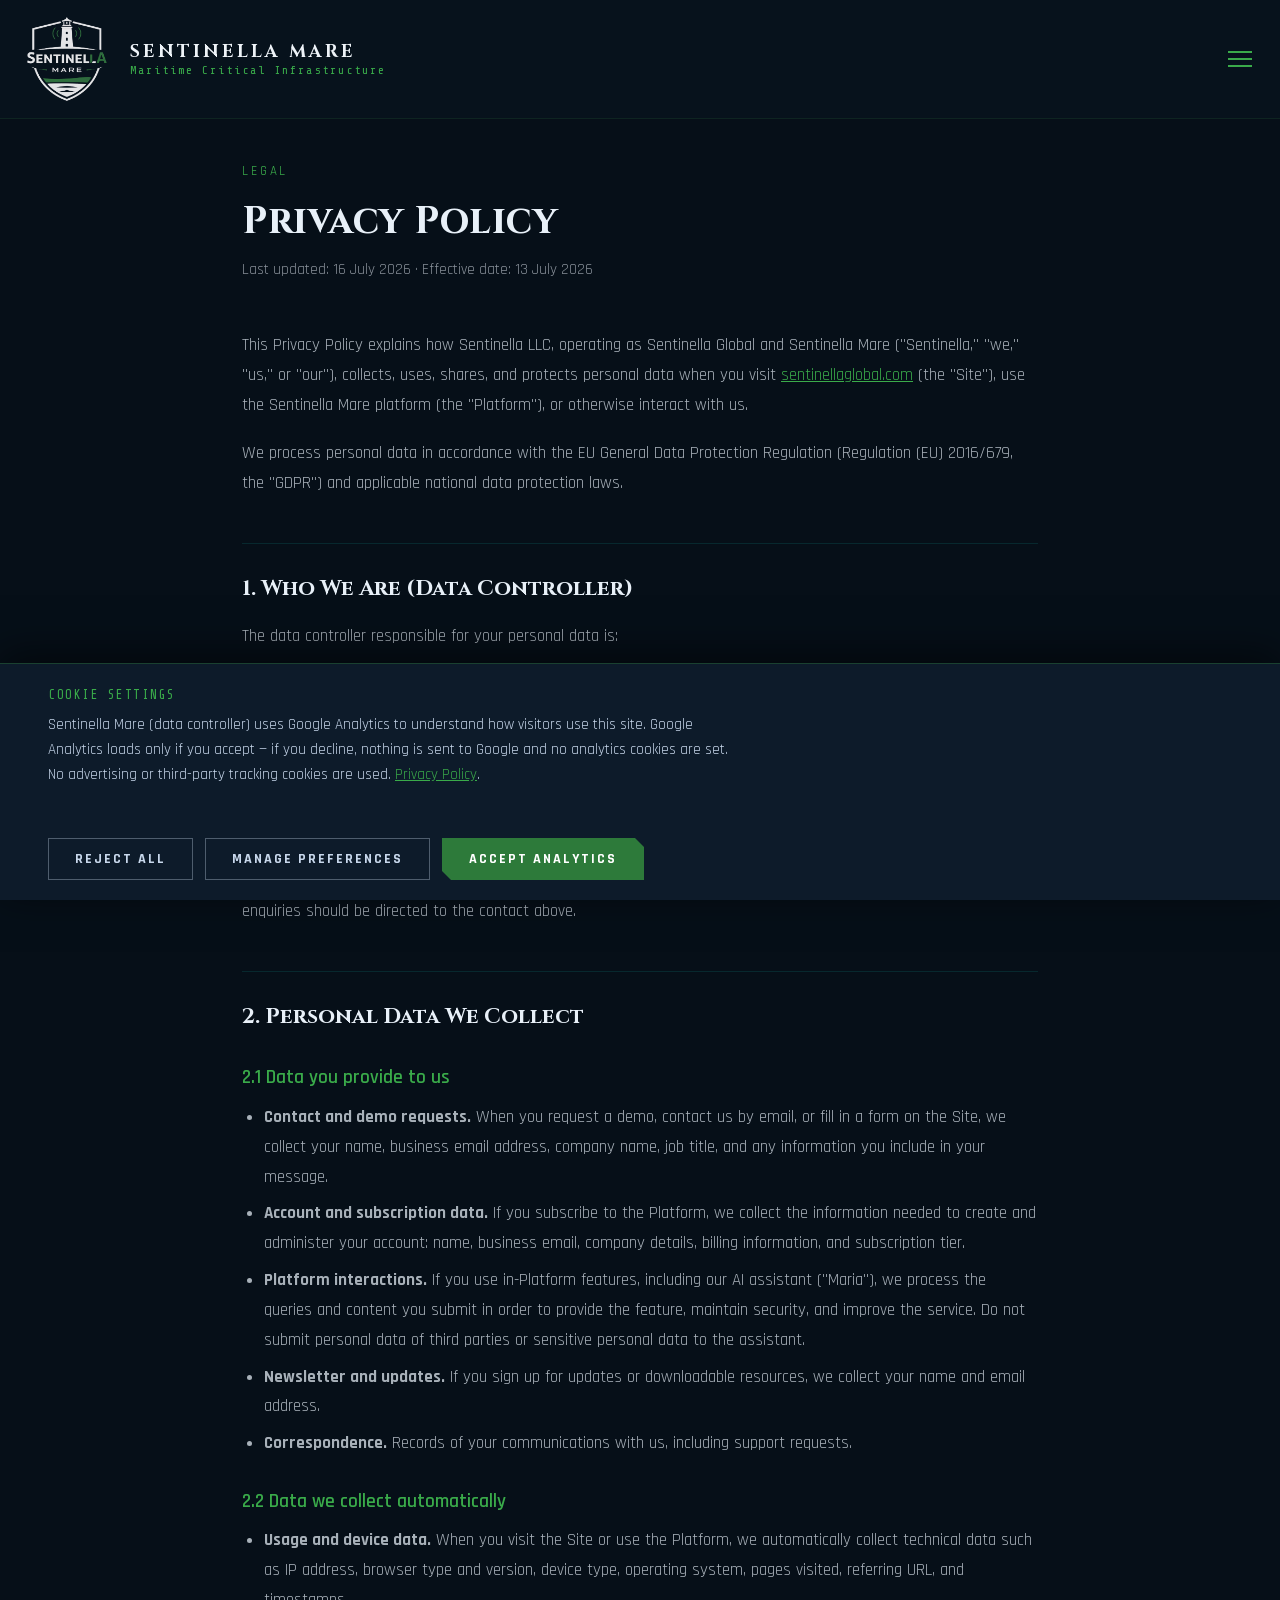
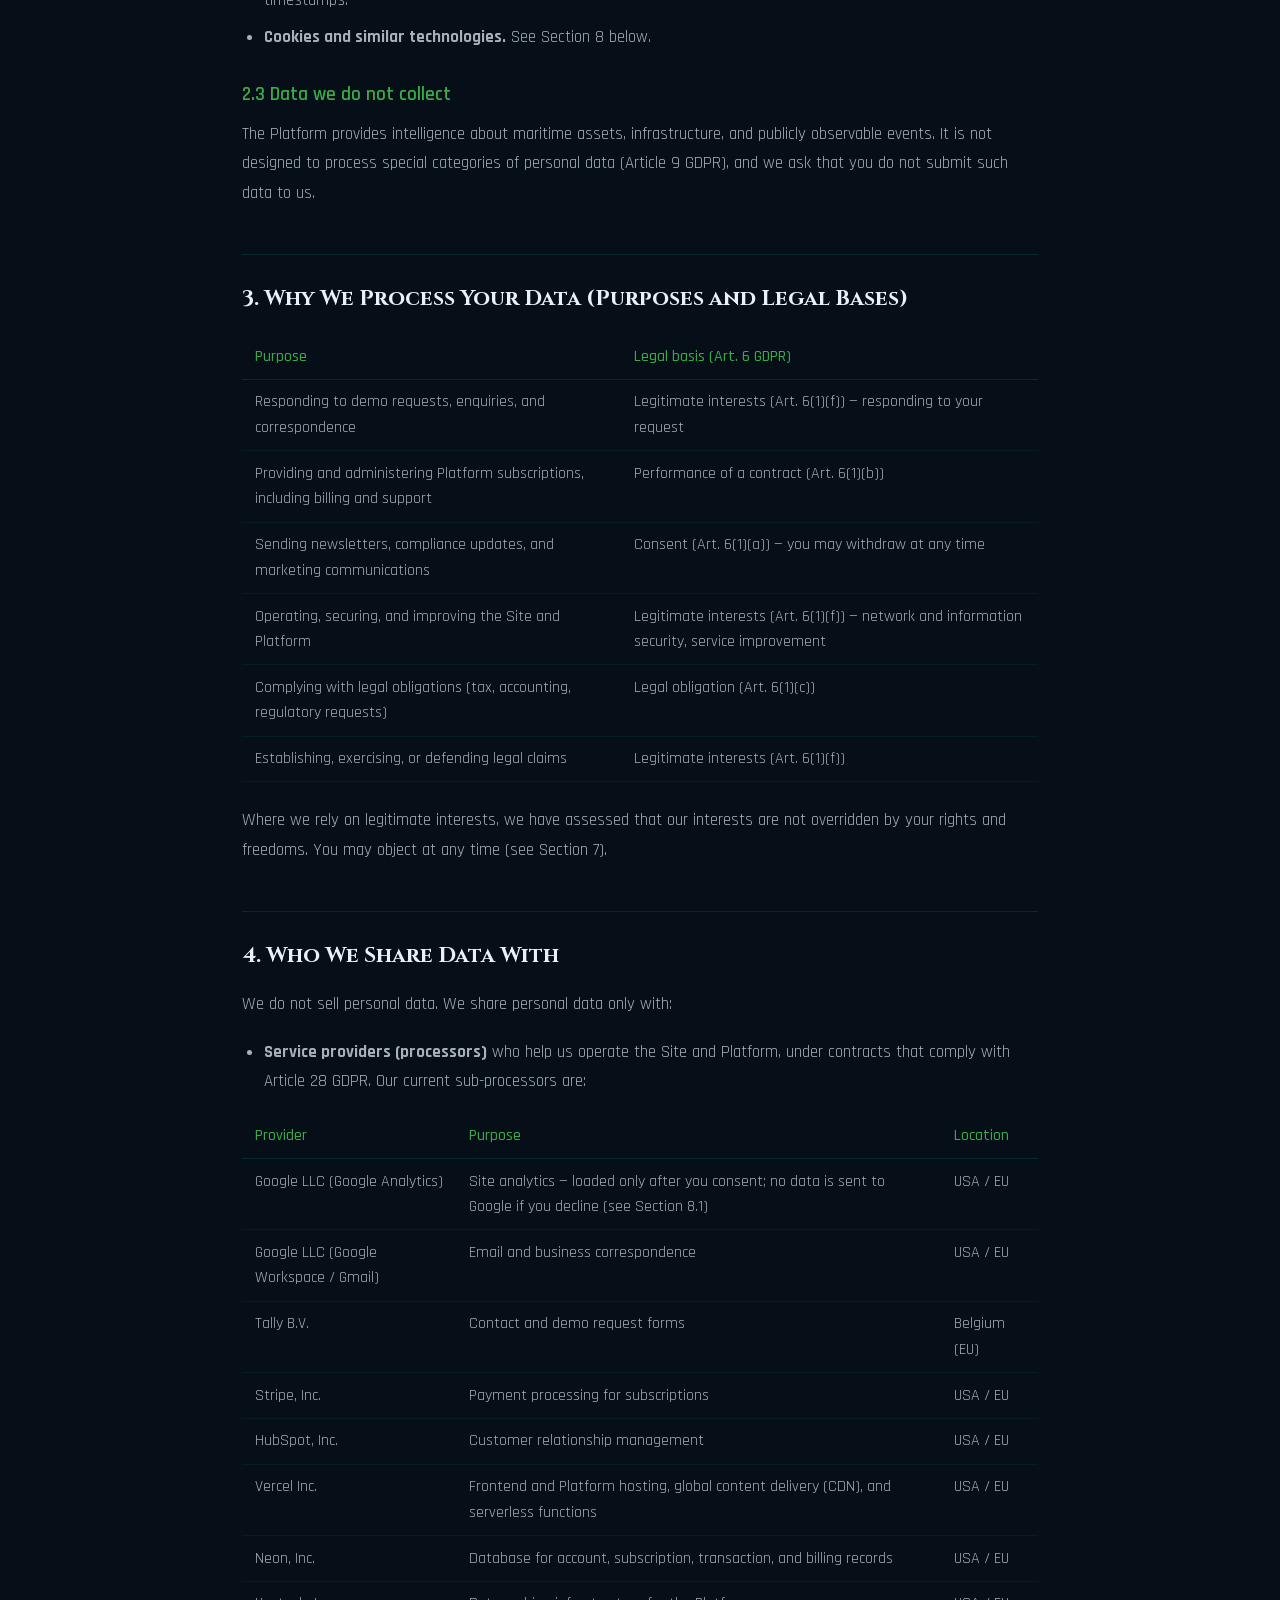
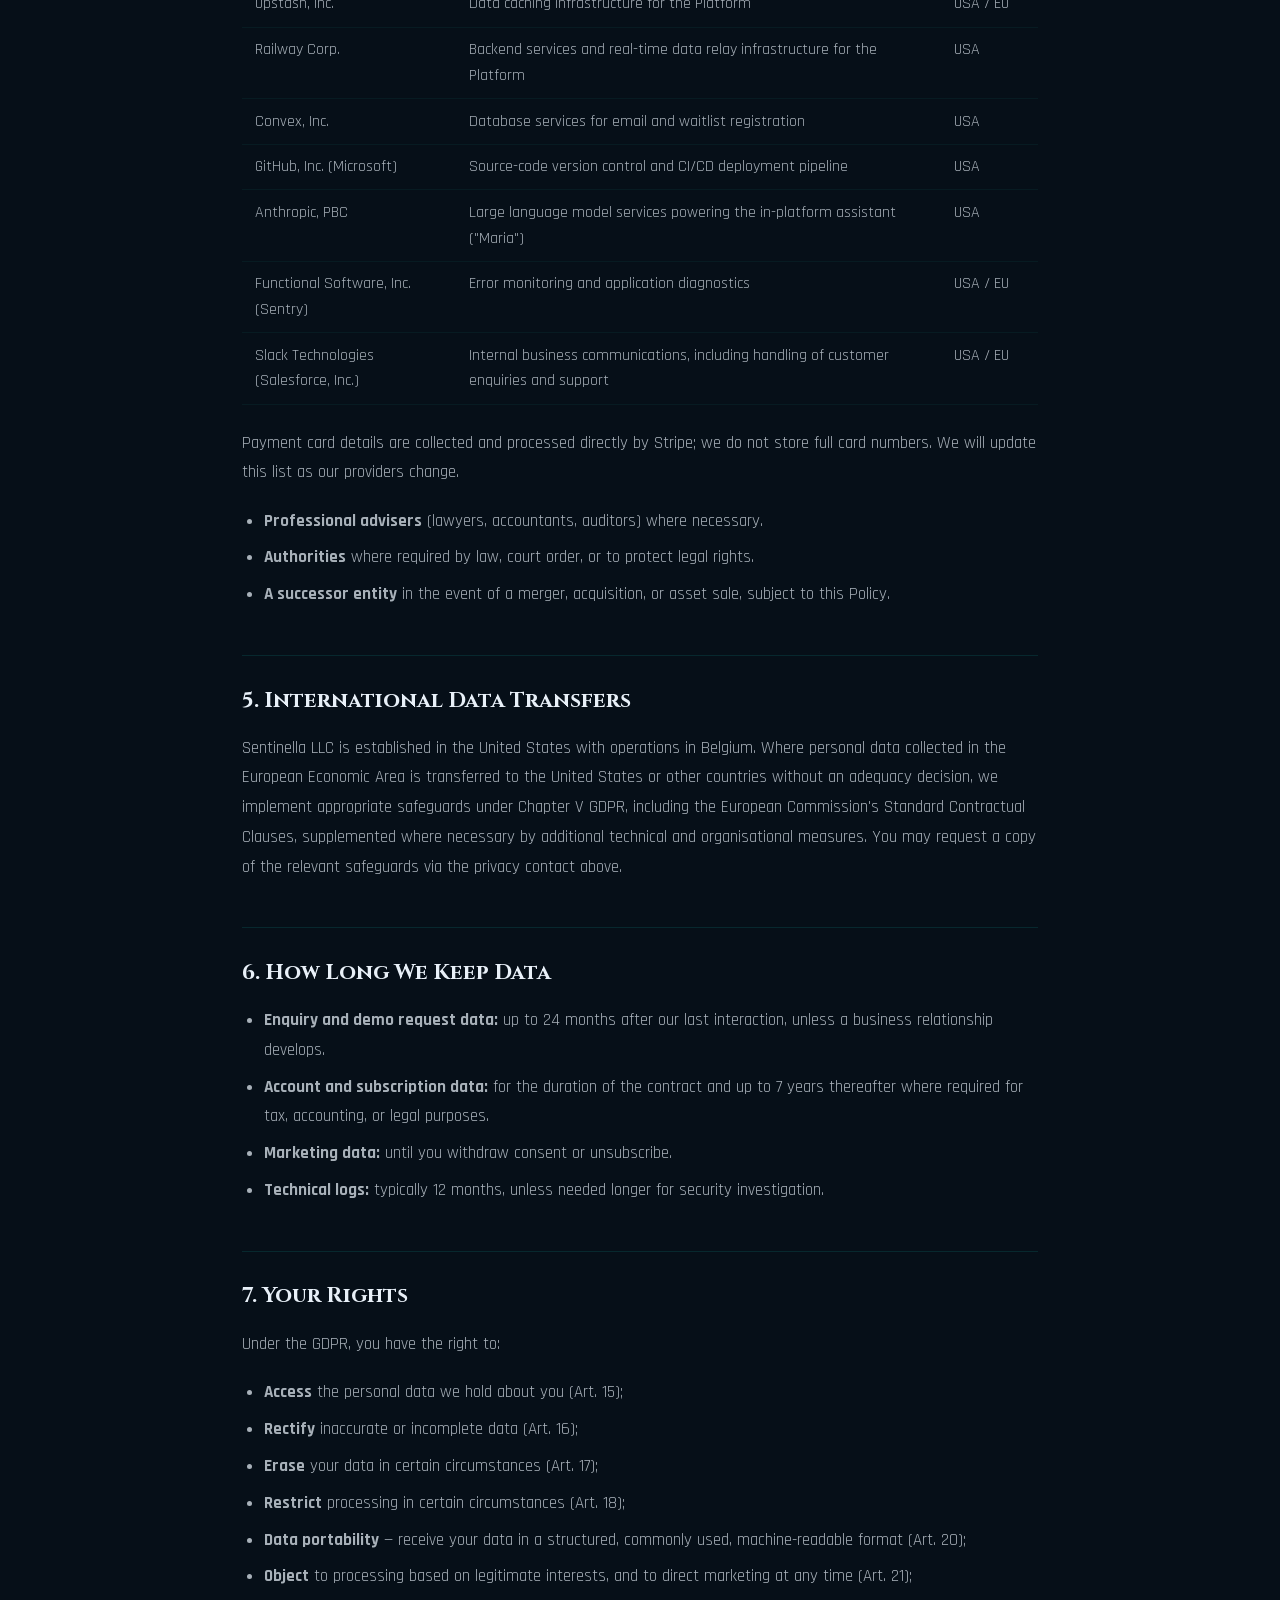
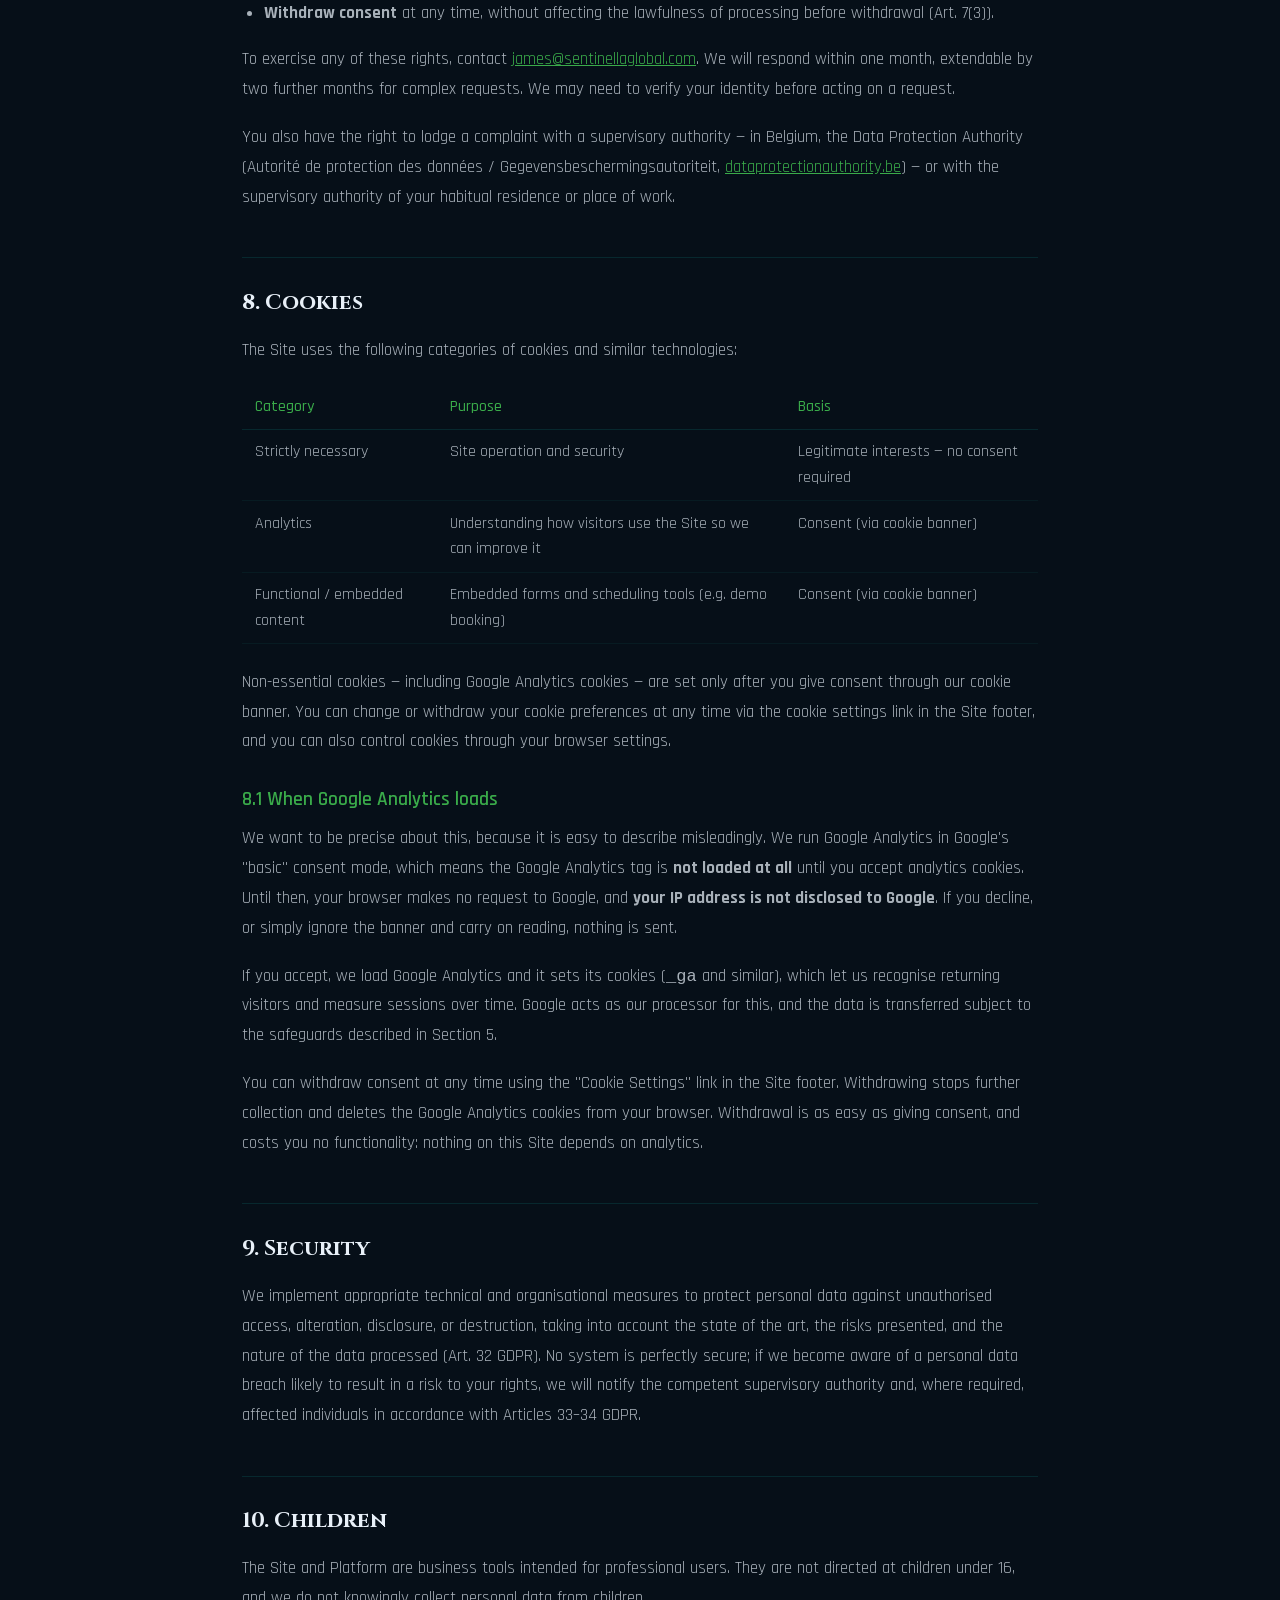
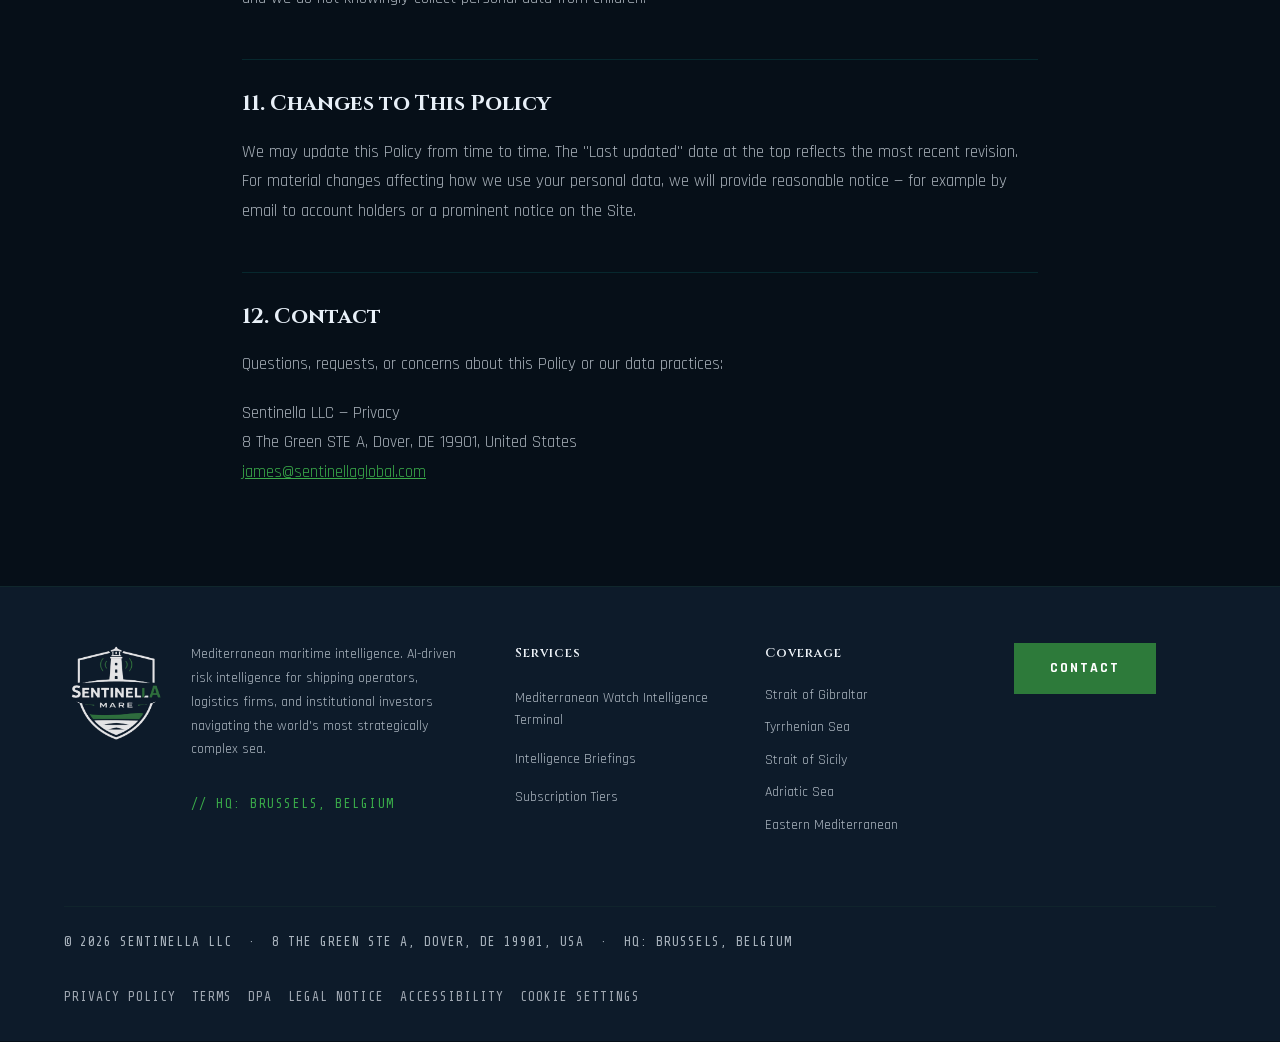
<file: privacypolicy/index.html>
<!DOCTYPE html>
<html lang="en">
<head>
<meta charset="UTF-8">
<meta name="viewport" content="width=device-width, initial-scale=1.0, viewport-fit=cover">
<meta name="theme-color" content="#060f18">
<meta name="color-scheme" content="dark">
<title>Privacy Policy — Sentinella Mare</title>
<!-- Favicon -->
<link rel="icon" href="/favicon.ico" sizes="any">
<link rel="icon" type="image/png" sizes="32x32" href="/favicon-32x32.png">
<link rel="icon" type="image/png" sizes="16x16" href="/favicon-16x16.png">
<link rel="apple-touch-icon" href="/apple-touch-icon.png">
<link rel="manifest" href="/site.webmanifest">
<meta name="description" content="Privacy Policy for Sentinella Global and Sentinella Mare. How we collect, use, and protect personal data under the GDPR.">
<link rel="canonical" href="https://sentinellaglobal.com/privacypolicy">
<meta name="robots" content="index, follow">
<!-- Google Analytics — Consent Mode "basic".
     The gtag.js tag is deliberately NOT loaded here. It is injected only after
     the visitor grants consent (see the cookie banner script before </body>),
     so no request reaches Google, and no IP address is disclosed to Google,
     unless and until the visitor opts in. -->
<script>
  window.dataLayer = window.dataLayer || [];
  function gtag(){dataLayer.push(arguments);}
  // Queued only — inert until gtag.js is actually loaded post-consent.
  gtag('consent', 'default', {
    analytics_storage: 'denied',
    ad_storage: 'denied',
    ad_user_data: 'denied',
    ad_personalization: 'denied'
  });
</script>
<!-- Self-hosted webfonts: no third-party request, so no visitor IP is
     disclosed to Google before consent. See /fonts/OFL.txt for licensing. -->
<link rel="stylesheet" href="/fonts/fonts.css">
<style>
  /* WCAG 2.2 SC 2.4.11 Focus Not Obscured: keep focused/anchor targets
     clear of the fixed nav */
  html { scroll-behavior: smooth; scroll-padding-top: 120px; }
  /* ── NAV (matches homepage) ── */
  nav {
    position: fixed; top: 0; left: 0; right: 0; z-index: 1000;
    display: flex; align-items: center; justify-content: space-between;
  gap: 40px; /* keep the wordmark from colliding with the nav links */
    padding: 14px 64px;
    background: rgba(8,19,30,0.92);
    -webkit-backdrop-filter: blur(16px); backdrop-filter: blur(16px);
    border-bottom: 1px solid rgba(45,122,58,0.18);
  }
  .nav-logo { display: flex; align-items: center; gap: 14px; text-decoration: none; }
  .nav-logo img { height: 90px; max-width: 160px; }
  .nav-brand { display: flex; flex-direction: column; line-height: 1; }
  .nav-brand .n1 { font-family: 'Cinzel', serif; font-size: 18px; font-weight: 700; color: #eef3f8; letter-spacing: 3px; }
  .nav-brand .n2 { font-family: 'Share Tech Mono', monospace; font-size: 12px; color: #3aab4a; letter-spacing: 2px; margin-top: 3px;  white-space: nowrap;}
  .nav-links { display: flex; align-items: center; gap: 32px; }
  .nav-links a {
    color: #e8f0f8; text-decoration: none;
    font-size: 13px; font-weight: 600; letter-spacing: 2px; text-transform: uppercase;
  white-space: nowrap;
    font-family: 'Rajdhani', sans-serif;
    transition: color 0.25s;
  }
  .nav-links a:hover, .nav-links a.active { color: #4fd962; }
  .btn-nav {
    border: 1px solid #2d7a3a; color: #3aab4a !important;
    padding: 8px 20px !important; letter-spacing: 2px !important;
    font-family: 'Rajdhani', sans-serif; font-weight: 700; font-size: 14px;
    text-transform: uppercase; text-decoration: none;
    transition: all 0.25s !important;
  }
  .btn-nav:hover { background: #2d7a3a !important; color: white !important; box-shadow: 0 0 24px rgba(79,217,98,0.25); }
  .nav-toggle {
    display: none; flex-direction: column; justify-content: center; gap: 5px;
    cursor: pointer; padding: 8px; background: none; border: none; z-index: 1001;
  }
  .nav-toggle span { display: block; width: 24px; height: 2px; background: #3aab4a; transition: all 0.3s; }
  .nav-toggle.open span:nth-child(1) { transform: translateY(7px) rotate(45deg); }
  .nav-toggle.open span:nth-child(2) { opacity: 0; }
  .nav-toggle.open span:nth-child(3) { transform: translateY(-7px) rotate(-45deg); }

  /* ── COMPLIANCE NAV DROPDOWN ── */
  .nav-comp-wrap { position: relative; display: flex; align-items: center; }
  .nav-comp-trigger {
    background: none; border: none; cursor: pointer; padding: 0;
    color: #e8f0f8; font-family: 'Rajdhani', sans-serif;
    font-size: 13px; font-weight: 600; letter-spacing: 2px; text-transform: uppercase;
  white-space: nowrap;
    display: flex; align-items: center; gap: 5px; transition: color 0.25s;
  }
  .nav-comp-trigger:hover { color: #4fd962; }
  .nav-comp-trigger svg { transition: transform 0.2s; flex-shrink: 0; }
  .nav-comp-wrap.open .nav-comp-trigger { color: #4fd962; }
  .nav-comp-wrap.open .nav-comp-trigger svg { transform: rotate(180deg); }
  .nav-comp-menu {
    display: none; position: absolute;
    top: calc(100% + 16px); left: 50%; transform: translateX(-50%);
    background: rgba(6,15,24,0.98); border: 1px solid rgba(45,122,58,0.3);
    border-radius: 4px; min-width: 220px; z-index: 1100;
    box-shadow: 0 8px 24px rgba(0,0,0,0.5); overflow: hidden;
  }
  .nav-comp-wrap.open .nav-comp-menu { display: block; }
  .nav-comp-menu a {
    display: block; padding: 12px 20px;
    color: rgba(200,216,236,0.7);
    font-family: 'Share Tech Mono', monospace; font-size: 13px;
    letter-spacing: 1px; text-transform: uppercase; text-decoration: none;
    border-bottom: 1px solid rgba(45,122,58,0.12);
    transition: color 0.2s, background 0.2s;
  }
  .nav-comp-menu a:last-child { border-bottom: none; }
  .nav-comp-menu a:hover { color: #4fd962; background: rgba(45,122,58,0.08); }
  .nav-comp-menu .comp-link-label { display: block; font-size: 13px; color: var(--green-mid); letter-spacing: 0.5px; margin-top: 3px; text-transform: none; }

  /* ── FOOTER (matches homepage) ── */
  footer {
    background: #0d1b2a;
    border-top: 1px solid rgba(45,122,58,0.12);
    padding: 56px 64px 32px;
  }
  .footer-top { display: grid; grid-template-columns: 2fr 1fr 1fr 1fr; gap: 48px; margin-bottom: 60px; }
  .footer-brand { display: flex; flex-direction: row; align-items: flex-start; gap: 20px; }
  .footer-brand-text { display: flex; flex-direction: column; gap: 12px; }
  .footer-brand img { height: 100px; width: fit-content; }
  .footer-brand p { font-family: 'Rajdhani', sans-serif; font-size: 14px; line-height: 1.7; color: rgba(232,240,248,0.72); max-width: 280px; }
  .footer-brand .hq { font-family: 'Share Tech Mono', monospace; font-size: 13px; letter-spacing: 1.5px; color: #3aab4a; text-transform: uppercase; }
  .footer-col .footer-nav-title { font-family: 'Cinzel', serif; font-size: 13px; font-weight: 600; color: #eef3f8; letter-spacing: 1px; margin-bottom: 20px; }
  .footer-col a, .footer-col p {
    display: block; color: rgba(232,240,248,0.72); text-decoration: none;
    font-family: 'Rajdhani', sans-serif; font-size: 14px; line-height: 1.6; margin-bottom: 10px;
  }
  .footer-col a:hover { color: #3aab4a; }
  .footer-contact-btn { display: inline-block; width: fit-content; }
  .footer-col a.footer-contact-btn { color: #fff; }  /* WCAG 1.4.3: .footer-col a would otherwise win on specificity and dim this button's text */
  .footer-bottom {
    border-top: 1px solid rgba(45,122,58,0.1); padding-top: 24px;
    display: flex; justify-content: space-between; align-items: center; flex-wrap: wrap; gap: 12px 48px;
  }
  .footer-bottom p { font-family: 'Share Tech Mono', monospace; font-size: 13px; letter-spacing: 1px; color: rgba(232,240,248,0.72); text-transform: uppercase; }
  .footer-legal-links { display: flex; align-items: flex-start; gap: 16px; flex-wrap: wrap; }
  .footer-legal-link {
    font-family: 'Share Tech Mono', monospace; font-size: 13px; letter-spacing: 1px; color: rgba(240,245,252,0.65);
    text-transform: uppercase; text-decoration: none;
    background: none; border: none; cursor: pointer; padding: 6px 0;
    line-height: 1; vertical-align: top; transition: color 0.2s;
  }
  .footer-legal-link:hover { color: #eef3f8; }
  .btn-primary {
    background: #2d7a3a; color: #fff;
    padding: 14px 36px; font-family: 'Rajdhani', sans-serif;
    font-size: 13px; font-weight: 700; letter-spacing: 2.5px;
    text-transform: uppercase; text-decoration: none;
    border: none; cursor: pointer; transition: all 0.3s; display: inline-block;
  }
  .btn-primary:hover { background: #3aab4a; box-shadow: 0 0 32px rgba(79,217,98,0.3); }

  /* ── Responsive: nav & footer ── */
  @media (max-width: 1380px) {
    .nav-toggle { display: flex; }
    .nav-links {
      display: none; position: fixed; top: 0; left: 0; right: 0; bottom: 0;
      width: 100vw; height: 100vh; height: 100dvh;
      background: #060f18; flex-direction: column; align-items: center; justify-content: center;
      gap: 32px; z-index: 1000; overflow-y: auto; padding: 80px 20px 40px;
      overscroll-behavior: contain; -webkit-overflow-scrolling: touch;
    }
    .nav-links.open { display: flex; }
    .nav-links a { font-size: 16px; letter-spacing: 3px; }
    .nav-comp-wrap { flex-direction: column; width: 100%; align-items: center; }
    .nav-comp-trigger { font-size: 16px; letter-spacing: 3px; }
    .nav-comp-menu { position: static; transform: none; display: none; background: transparent; border: none; box-shadow: none; min-width: auto; }
    .nav-comp-wrap.open .nav-comp-menu { display: flex; flex-direction: column; align-items: center; gap: 0; padding: 6px 0; }
    .nav-comp-menu a { border: none; font-size: 13px; padding: 8px 0; text-align: center; }
    .nav-comp-menu .comp-link-label { display: none; }
  }
  @media (max-width: 1024px) {
    nav { padding: 14px 32px; }
    footer { padding: 48px 32px 28px; }
    .footer-top { grid-template-columns: 1fr 1fr 1fr; gap: 28px; }
    .footer-brand { grid-column: 1 / -1; }
  }
  @media (max-width: 768px) {
    nav { padding: 12px 20px; }
    .nav-logo img { height: 70px; }
    footer { padding: 36px 20px 24px; }
    .footer-top { grid-template-columns: 1fr 1fr; gap: 24px; }
    .footer-brand { grid-column: 1 / -1; }
    .footer-bottom { flex-direction: column; text-align: center; }
    .footer-contact-btn { width: 100%; text-align: center; }
  }
  @media (max-width: 480px) {
    nav { padding: 10px 16px; }
    .nav-logo img { height: 56px; }
    .nav-brand .n1 { font-size: 12px; letter-spacing: 1px; }
    .nav-brand .n2 { display: none; }
    footer { padding: 28px 16px 20px; }
    .footer-top { grid-template-columns: 1fr; gap: 20px; }
    .footer-brand { flex-direction: column; grid-column: auto; }
    .footer-brand img { height: 80px; }
    .footer-col a, .footer-col p { font-size: 12px; }
  }
  @media (max-width: 360px) {
    nav { padding: 8px 12px; }
    .nav-logo img { height: 46px; }
  }
  @supports (padding: max(0px)) {
    nav {
      padding-top: max(14px, env(safe-area-inset-top));
      padding-left: max(20px, calc((100% - 1440px) / 2), env(safe-area-inset-left));
      padding-right: max(20px, calc((100% - 1440px) / 2), env(safe-area-inset-right));
    }
    footer { padding-bottom: max(32px, env(safe-area-inset-bottom)); }
    @media (max-width: 480px) {
      nav {
        padding-top: max(10px, env(safe-area-inset-top));
        padding-left: max(16px, env(safe-area-inset-left));
        padding-right: max(16px, env(safe-area-inset-right));
      }
      footer { padding-bottom: max(20px, env(safe-area-inset-bottom)); }
    }
  }
  @media (hover: none) and (pointer: coarse) {
    nav { backdrop-filter: none; -webkit-backdrop-filter: none; }
  }

  :root {
    --bg: #060f18;
    --panel: rgba(12, 20, 33, 0.7);
    --rule: rgba(14, 181, 175, 0.15);
    --teal: #3aab4a;
    --gold: #c9a84c;
    --text: #e8f0f8;
    --text-mid: rgba(232, 240, 248, 0.72);
    --text-dim: rgba(232, 240, 248, 0.58);
    --display: 'Cinzel', serif;
    --body: 'Rajdhani', sans-serif;
    --navy: #060f18;
    --navy-2: #0d1b2a;
    --navy-3: #112336;
    --navy-4: #1a3450;
    --green: #2d7a3a;
    --green-mid: #3aab4a;
    --green-glow: #4fd962;
    --white: #eef3f8;
  }
  * { box-sizing: border-box; margin: 0; padding: 0; }
  body { background: var(--bg); color: var(--text); font-family: var(--body); font-weight: 400; line-height: 1.75;
    /* Stop iOS inflating text when the device rotates to landscape */
    -webkit-text-size-adjust: 100%; text-size-adjust: 100%; }
  .wrap { max-width: 860px; margin: 0 auto; padding: 160px 2rem 5rem; }
  @media (max-width: 1024px) { .wrap { padding-top: 132px; } }
  @media (max-width: 768px)  { .wrap { padding-top: 116px; } }
  @media (max-width: 480px)  { .wrap { padding-top: 96px; } }
  @media (max-width: 360px)  { .wrap { padding-top: 86px; } }
  .eyebrow { color: var(--teal); font-size: 0.8125rem; letter-spacing: 0.22em; text-transform: uppercase; margin-bottom: 1rem; }
  h1 { font-family: var(--display); font-size: 2.4rem; font-weight: 700; letter-spacing: 0.5px; line-height: 1.2; margin-bottom: 0.75rem; }
  .updated { color: var(--text-dim); font-size: 0.95rem; margin-bottom: 3rem; }
  h2 { font-family: var(--display); font-size: 1.35rem; font-weight: 700; color: var(--text); margin: 2.8rem 0 0.9rem; padding-top: 1.6rem; border-top: 1px solid var(--rule); }
  h3 { font-size: 1.2rem; font-weight: 600; color: var(--teal); margin: 1.6rem 0 0.5rem; }
  p { color: var(--text-mid); font-size: 1.0625rem; line-height: 1.75; margin-bottom: 1.15rem; }
  ul, ol { color: var(--text-mid); font-size: 1.0625rem; line-height: 1.75; margin: 0 0 1rem 1.4rem; }
  li { margin-bottom: 0.45rem; }
  a { color: var(--teal); text-decoration: none; }
  a:hover { text-decoration: underline; }
  table { width: 100%; border-collapse: collapse; margin: 1rem 0 1.5rem; font-size: 1rem; line-height: 1.6; }
  /* WCAG 1.4.10 Reflow: at 320px these tables dragged the whole page into
     horizontal scroll. A data table legitimately needs two-dimensional layout,
     so it scrolls inside its own region rather than moving the page. The region
     is focusable so keyboard users can scroll it (2.1.1). */
  .table-scroll { overflow-x: auto; margin: 1rem 0 1.5rem; }
  .table-scroll > table { margin: 0; }
  .table-scroll:focus-visible { outline: 2px solid #4fd962; outline-offset: 3px; }
  th { text-align: left; color: var(--teal); font-weight: 500; padding: 0.6rem 0.8rem; border-bottom: 1px solid var(--rule); }
  td { color: var(--text-mid); padding: 0.6rem 0.8rem; border-bottom: 1px solid rgba(14,181,175,0.07); vertical-align: top; }
  .notice { background: var(--panel); border: 1px solid var(--gold); border-radius: 8px; padding: 1.1rem 1.3rem; margin: 1.5rem 0; font-size: 1rem; line-height: 1.7; color: var(--text-mid); }
  .caps { text-transform: uppercase; font-size: 1rem; line-height: 1.7; letter-spacing: 0.02em; }

  /* ── Accessibility: focus, skip link, in-text link cues ── */
  a:focus-visible, button:focus-visible, input:focus-visible,
  select:focus-visible, textarea:focus-visible,
  [tabindex]:not([tabindex="-1"]):focus-visible {
    outline: 3px solid #4fd962; outline-offset: 3px; border-radius: 3px;
  }
  main:focus { outline: none; }
  .skip-link {
    position: absolute; left: 12px; top: -60px; z-index: 3000;
    background: #2d7a3a; color: #fff; padding: 12px 20px; border-radius: 4px;
    font-family: 'Rajdhani', sans-serif; font-weight: 700; font-size: 13px;
    letter-spacing: 2px; text-transform: uppercase; text-decoration: none;
    transition: top 0.2s;
  }
  .skip-link:focus { top: 12px; }
  .sm-cookie-text a { text-decoration: underline; }
  .wrap a { text-decoration: underline; }


  /* WCAG 2.2 SC 2.5.8 Target Size */
  .footer-col a { padding: 3px 0; }
  /* .footer-col a wins on specificity over .btn-primary; restore button sizing/shape for the Contact CTA */
  .footer-col a.footer-contact-btn {
    display: inline-block; padding: 14px 36px; letter-spacing: 2px; margin-bottom: 0;
  }
  .footer-legal-links { row-gap: 4px; }
  /* Primary nav links rendered 15-23px tall — under the 24px minimum, and not
     covered by the inline-in-prose exception. Vertical padding only, so the nav
     height (driven by the logo) is unchanged. */
  .nav-links > a { padding: 5px 0; }
  .nav-comp-trigger { padding: 5px 0; }

/* ---- Device polish: desktop, tablet, phone ---- */
html{-webkit-tap-highlight-color:rgba(79,217,98,.18)}
a,button,summary,label,select,[role="button"],[role="tab"]{touch-action:manipulation}
.nav-logo img{width:auto}
@media (max-width:360px){
  .nav-logo img{width:100px;height:64px;object-fit:contain}
  .nav-brand .n1{font-size:12px;letter-spacing:.5px}
}
@media (min-width:1381px) and (max-width:1500px){
  nav{padding-left:32px;padding-right:32px}
  .nav-links{gap:20px}
}
@media (pointer:coarse),(max-width:1024px){
  .nav-toggle{min-width:44px;min-height:44px}
  .footer-col a{display:flex;align-items:center;min-height:44px}
  .footer-legal-link{display:inline-flex;align-items:center;min-height:44px}
  .footer-legal-link{min-width:44px;justify-content:center}
}
</style>
</head>
<body>

<a href="#main" class="skip-link">Skip to content</a>
<nav>
  <a class="nav-logo" href="/">
    <img src="/Sentinella Mare Logo_White_360.png" width="360" height="337" alt="Sentinella Mare">
    <div class="nav-brand">
      <span class="n1">SENTINELLA MARE</span>
      <span class="n2">Maritime Critical Infrastructure</span>
    </div>
  </a>
  <button class="nav-toggle" id="navToggle" aria-label="Toggle menu" aria-expanded="false" aria-controls="navLinks" onclick="this.classList.toggle('open'); document.getElementById('navLinks').classList.toggle('open')">
    <span></span><span></span><span></span>
  </button>
  <div class="nav-links" id="navLinks">
    <a href="/#protect" onclick="document.getElementById('navToggle').classList.remove('open'); document.getElementById('navLinks').classList.remove('open')">How It Protects</a>
    <a href="/#methodology" onclick="document.getElementById('navToggle').classList.remove('open'); document.getElementById('navLinks').classList.remove('open')">Methodology</a>
    <a href="/#enterprise" onclick="document.getElementById('navToggle').classList.remove('open'); document.getElementById('navLinks').classList.remove('open')">Enterprise</a>
    <a href="/Leadership" onclick="document.getElementById('navToggle').classList.remove('open'); document.getElementById('navLinks').classList.remove('open')">Leadership</a>
    <div class="nav-comp-wrap" id="complianceNav">
      <button class="nav-comp-trigger" aria-expanded="false" aria-haspopup="true" aria-controls="complianceMenu" onclick="document.getElementById('complianceNav').classList.toggle('open')">
        Compliance
        <svg width="10" height="6" viewBox="0 0 10 6" fill="none" xmlns="http://www.w3.org/2000/svg">
          <path d="M1 1L5 5L9 1" stroke="currentColor" stroke-width="1.5" stroke-linecap="round" stroke-linejoin="round"/>
        </svg>
      </button>
      <div class="nav-comp-menu" id="complianceMenu">
        <a href="/EUMaritimeComplianceCountdown" target="_blank" rel="noopener noreferrer">
          Deadline Countdown
          <span class="comp-link-label">NIS2 · CER · Circ. 177 live timers</span>
        </a>
        <a href="/EUMaritimeComplianceExplained" target="_blank" rel="noopener noreferrer">
          Compliance Explained
          <span class="comp-link-label">2026–2027 pressure window guide</span>
        </a>
      </div>
    </div>
    <a href="https://mare.sentinellaglobal.com/" class="btn-nav" target="_blank" rel="noopener noreferrer" onclick="document.getElementById('navToggle').classList.remove('open'); document.getElementById('navLinks').classList.remove('open')">Launch Platform</a>
  </div>
</nav>

<main id="main" tabindex="-1">
<div class="wrap">

<div class="eyebrow">Legal</div>
<h1>Privacy Policy</h1>
<p class="updated">Last updated: 16 July 2026 · Effective date: 13 July 2026</p>

<p>This Privacy Policy explains how Sentinella LLC, operating as Sentinella Global and Sentinella Mare ("Sentinella," "we," "us," or "our"), collects, uses, shares, and protects personal data when you visit <a href="https://sentinellaglobal.com">sentinellaglobal.com</a> (the "Site"), use the Sentinella Mare platform (the "Platform"), or otherwise interact with us.</p>

<p>We process personal data in accordance with the EU General Data Protection Regulation (Regulation (EU) 2016/679, the "GDPR") and applicable national data protection laws.</p>

<h2>1. Who We Are (Data Controller)</h2>
<p>The data controller responsible for your personal data is:</p>
<p>
  <strong>Sentinella LLC</strong><br>
  8 The Green STE A<br>
  Dover, DE 19901, United States<br><br>
  European headquarters: Brussels, Belgium<br>
  Privacy contact: <a href="mailto:james@sentinellaglobal.com">james@sentinellaglobal.com</a>
</p>
<p>We have not appointed a Data Protection Officer, as we are not required to do so under Article 37 GDPR. All privacy enquiries should be directed to the contact above.</p>

<h2>2. Personal Data We Collect</h2>

<h3>2.1 Data you provide to us</h3>
<ul>
  <li><strong>Contact and demo requests.</strong> When you request a demo, contact us by email, or fill in a form on the Site, we collect your name, business email address, company name, job title, and any information you include in your message.</li>
  <li><strong>Account and subscription data.</strong> If you subscribe to the Platform, we collect the information needed to create and administer your account: name, business email, company details, billing information, and subscription tier.</li>
  <li><strong>Platform interactions.</strong> If you use in-Platform features, including our AI assistant ("Maria"), we process the queries and content you submit in order to provide the feature, maintain security, and improve the service. Do not submit personal data of third parties or sensitive personal data to the assistant.</li>
  <li><strong>Newsletter and updates.</strong> If you sign up for updates or downloadable resources, we collect your name and email address.</li>
  <li><strong>Correspondence.</strong> Records of your communications with us, including support requests.</li>
</ul>

<h3>2.2 Data we collect automatically</h3>
<ul>
  <li><strong>Usage and device data.</strong> When you visit the Site or use the Platform, we automatically collect technical data such as IP address, browser type and version, device type, operating system, pages visited, referring URL, and timestamps.</li>
  <li><strong>Cookies and similar technologies.</strong> See Section 8 below.</li>
</ul>

<h3>2.3 Data we do not collect</h3>
<p>The Platform provides intelligence about maritime assets, infrastructure, and publicly observable events. It is not designed to process special categories of personal data (Article 9 GDPR), and we ask that you do not submit such data to us.</p>

<h2>3. Why We Process Your Data (Purposes and Legal Bases)</h2>
<div class="table-scroll" role="region" tabindex="0" aria-label="3. Why We Process Your Data (Purposes and Legal Bases) table">
<table>
  <tr><th scope="col">Purpose</th><th scope="col">Legal basis (Art. 6 GDPR)</th></tr>
  <tr><td>Responding to demo requests, enquiries, and correspondence</td><td>Legitimate interests (Art. 6(1)(f)) — responding to your request</td></tr>
  <tr><td>Providing and administering Platform subscriptions, including billing and support</td><td>Performance of a contract (Art. 6(1)(b))</td></tr>
  <tr><td>Sending newsletters, compliance updates, and marketing communications</td><td>Consent (Art. 6(1)(a)) — you may withdraw at any time</td></tr>
  <tr><td>Operating, securing, and improving the Site and Platform</td><td>Legitimate interests (Art. 6(1)(f)) — network and information security, service improvement</td></tr>
  <tr><td>Complying with legal obligations (tax, accounting, regulatory requests)</td><td>Legal obligation (Art. 6(1)(c))</td></tr>
  <tr><td>Establishing, exercising, or defending legal claims</td><td>Legitimate interests (Art. 6(1)(f))</td></tr>
</table>
</div>
<p>Where we rely on legitimate interests, we have assessed that our interests are not overridden by your rights and freedoms. You may object at any time (see Section 7).</p>

<h2>4. Who We Share Data With</h2>
<p>We do not sell personal data. We share personal data only with:</p>
<ul>
  <li><strong>Service providers (processors)</strong> who help us operate the Site and Platform, under contracts that comply with Article 28 GDPR. Our current sub-processors are:</li>
</ul>
<div class="table-scroll" role="region" tabindex="0" aria-label="4. Who We Share Data With table">
<table>
  <tr><th scope="col">Provider</th><th scope="col">Purpose</th><th scope="col">Location</th></tr>
  <tr><td>Google LLC (Google Analytics)</td><td>Site analytics — loaded only after you consent; no data is sent to Google if you decline (see Section 8.1)</td><td>USA / EU</td></tr>
  <tr><td>Google LLC (Google Workspace / Gmail)</td><td>Email and business correspondence</td><td>USA / EU</td></tr>
  <tr><td>Tally B.V.</td><td>Contact and demo request forms</td><td>Belgium (EU)</td></tr>
  <tr><td>Stripe, Inc.</td><td>Payment processing for subscriptions</td><td>USA / EU</td></tr>
  <tr><td>HubSpot, Inc.</td><td>Customer relationship management</td><td>USA / EU</td></tr>
  <tr><td>Vercel Inc.</td><td>Frontend and Platform hosting, global content delivery (CDN), and serverless functions</td><td>USA / EU</td></tr>
  <tr><td>Neon, Inc.</td><td>Database for account, subscription, transaction, and billing records</td><td>USA / EU</td></tr>
  <tr><td>Upstash, Inc.</td><td>Data caching infrastructure for the Platform</td><td>USA / EU</td></tr>
  <tr><td>Railway Corp.</td><td>Backend services and real-time data relay infrastructure for the Platform</td><td>USA</td></tr>
  <tr><td>Convex, Inc.</td><td>Database services for email and waitlist registration</td><td>USA</td></tr>
  <tr><td>GitHub, Inc. (Microsoft)</td><td>Source-code version control and CI/CD deployment pipeline</td><td>USA</td></tr>
  <tr><td>Anthropic, PBC</td><td>Large language model services powering the in-platform assistant ("Maria")</td><td>USA</td></tr>
  <tr><td>Functional Software, Inc. (Sentry)</td><td>Error monitoring and application diagnostics</td><td>USA / EU</td></tr>
  <tr><td>Slack Technologies (Salesforce, Inc.)</td><td>Internal business communications, including handling of customer enquiries and support</td><td>USA / EU</td></tr>
</table>
</div>
<p>Payment card details are collected and processed directly by Stripe; we do not store full card numbers. We will update this list as our providers change.</p>
<ul>
  <li><strong>Professional advisers</strong> (lawyers, accountants, auditors) where necessary.</li>
  <li><strong>Authorities</strong> where required by law, court order, or to protect legal rights.</li>
  <li><strong>A successor entity</strong> in the event of a merger, acquisition, or asset sale, subject to this Policy.</li>
</ul>

<h2>5. International Data Transfers</h2>
<p>Sentinella LLC is established in the United States with operations in Belgium. Where personal data collected in the European Economic Area is transferred to the United States or other countries without an adequacy decision, we implement appropriate safeguards under Chapter V GDPR, including the European Commission's Standard Contractual Clauses, supplemented where necessary by additional technical and organisational measures. You may request a copy of the relevant safeguards via the privacy contact above.</p>

<h2>6. How Long We Keep Data</h2>
<ul>
  <li><strong>Enquiry and demo request data:</strong> up to 24 months after our last interaction, unless a business relationship develops.</li>
  <li><strong>Account and subscription data:</strong> for the duration of the contract and up to 7 years thereafter where required for tax, accounting, or legal purposes.</li>
  <li><strong>Marketing data:</strong> until you withdraw consent or unsubscribe.</li>
  <li><strong>Technical logs:</strong> typically 12 months, unless needed longer for security investigation.</li>
</ul>

<h2>7. Your Rights</h2>
<p>Under the GDPR, you have the right to:</p>
<ul>
  <li><strong>Access</strong> the personal data we hold about you (Art. 15);</li>
  <li><strong>Rectify</strong> inaccurate or incomplete data (Art. 16);</li>
  <li><strong>Erase</strong> your data in certain circumstances (Art. 17);</li>
  <li><strong>Restrict</strong> processing in certain circumstances (Art. 18);</li>
  <li><strong>Data portability</strong> — receive your data in a structured, commonly used, machine-readable format (Art. 20);</li>
  <li><strong>Object</strong> to processing based on legitimate interests, and to direct marketing at any time (Art. 21);</li>
  <li><strong>Withdraw consent</strong> at any time, without affecting the lawfulness of processing before withdrawal (Art. 7(3)).</li>
</ul>
<p>To exercise any of these rights, contact <a href="mailto:james@sentinellaglobal.com">james@sentinellaglobal.com</a>. We will respond within one month, extendable by two further months for complex requests. We may need to verify your identity before acting on a request.</p>
<p>You also have the right to lodge a complaint with a supervisory authority — in Belgium, the Data Protection Authority (Autorité de protection des données / Gegevensbeschermingsautoriteit, <a href="https://www.dataprotectionauthority.be" rel="noopener">dataprotectionauthority.be</a>) — or with the supervisory authority of your habitual residence or place of work.</p>

<h2>8. Cookies</h2>
<p>The Site uses the following categories of cookies and similar technologies:</p>
<div class="table-scroll" role="region" tabindex="0" aria-label="8. Cookies table">
<table>
  <tr><th scope="col">Category</th><th scope="col">Purpose</th><th scope="col">Basis</th></tr>
  <tr><td>Strictly necessary</td><td>Site operation and security</td><td>Legitimate interests — no consent required</td></tr>
  <tr><td>Analytics</td><td>Understanding how visitors use the Site so we can improve it</td><td>Consent (via cookie banner)</td></tr>
  <tr><td>Functional / embedded content</td><td>Embedded forms and scheduling tools (e.g. demo booking)</td><td>Consent (via cookie banner)</td></tr>
</table>
</div>
<p>Non-essential cookies — including Google Analytics cookies — are set only after you give consent through our cookie banner. You can change or withdraw your cookie preferences at any time via the cookie settings link in the Site footer, and you can also control cookies through your browser settings.</p>

<h3>8.1 When Google Analytics loads</h3>
<p>We want to be precise about this, because it is easy to describe misleadingly. We run Google Analytics in Google's "basic" consent mode, which means the Google Analytics tag is <strong>not loaded at all</strong> until you accept analytics cookies. Until then, your browser makes no request to Google, and <strong>your IP address is not disclosed to Google</strong>. If you decline, or simply ignore the banner and carry on reading, nothing is sent.</p>
<p>If you accept, we load Google Analytics and it sets its cookies (<code>_ga</code> and similar), which let us recognise returning visitors and measure sessions over time. Google acts as our processor for this, and the data is transferred subject to the safeguards described in Section 5.</p>
<p>You can withdraw consent at any time using the "Cookie Settings" link in the Site footer. Withdrawing stops further collection and deletes the Google Analytics cookies from your browser. Withdrawal is as easy as giving consent, and costs you no functionality: nothing on this Site depends on analytics.</p>

<h2>9. Security</h2>
<p>We implement appropriate technical and organisational measures to protect personal data against unauthorised access, alteration, disclosure, or destruction, taking into account the state of the art, the risks presented, and the nature of the data processed (Art. 32 GDPR). No system is perfectly secure; if we become aware of a personal data breach likely to result in a risk to your rights, we will notify the competent supervisory authority and, where required, affected individuals in accordance with Articles 33–34 GDPR.</p>

<h2>10. Children</h2>
<p>The Site and Platform are business tools intended for professional users. They are not directed at children under 16, and we do not knowingly collect personal data from children.</p>

<h2>11. Changes to This Policy</h2>
<p>We may update this Policy from time to time. The "Last updated" date at the top reflects the most recent revision. For material changes affecting how we use your personal data, we will provide reasonable notice — for example by email to account holders or a prominent notice on the Site.</p>

<h2>12. Contact</h2>
<p>Questions, requests, or concerns about this Policy or our data practices:</p>
<p>
  Sentinella LLC — Privacy<br>
  8 The Green STE A, Dover, DE 19901, United States<br>
  <a href="mailto:james@sentinellaglobal.com">james@sentinellaglobal.com</a>
</p>
</div>
</main>

<footer>
  <div class="footer-top">
    <div class="footer-brand">
      <img src="/Sentinella Mare Logo_White_360.png" width="360" height="337" alt="Sentinella Mare">
      <div class="footer-brand-text">
        <p>Mediterranean maritime intelligence. AI-driven risk intelligence for shipping operators, logistics firms, and institutional investors navigating the world's most strategically complex sea.</p>
        <span class="hq">// HQ: Brussels, Belgium</span>
      </div>
    </div>
    <div class="footer-col">
      <p class="footer-nav-title">Services</p>
      <a href="/#services">Mediterranean Watch Intelligence Terminal</a>
      <a href="/#briefings">Intelligence Briefings</a>
      <a href="/#pricing">Subscription Tiers</a>
    </div>
    <div class="footer-col">
      <p class="footer-nav-title">Coverage</p>
      <p>Strait of Gibraltar</p>
      <p>Tyrrhenian Sea</p>
      <p>Strait of Sicily</p>
      <p>Adriatic Sea</p>
      <p>Eastern Mediterranean</p>
    </div>
    <div class="footer-col">
      <a href="mailto:james@sentinellaglobal.com" class="btn-primary footer-contact-btn">Contact</a>
    </div>
  </div>
  <div class="footer-bottom">
    <p>© 2026 Sentinella LLC &nbsp;·&nbsp; 8 The Green STE A, Dover, DE 19901, USA &nbsp;·&nbsp; HQ: Brussels, Belgium</p>
    <div class="footer-legal-links">
      <a href="/privacypolicy/" class="footer-legal-link">Privacy Policy</a>
      <a href="/legalterms/" class="footer-legal-link">Terms</a>
      <a href="/dpa/" class="footer-legal-link">DPA</a>
      <a href="/legalnotice/" class="footer-legal-link">Legal Notice</a>
      <a href="/accessibility/" class="footer-legal-link">Accessibility</a>
      <button onclick="if(typeof smOpenCookieSettings==='function')smOpenCookieSettings();" class="footer-legal-link">Cookie Settings</button>
    </div>
  </div>
</footer>
<!-- ── COOKIE CONSENT BANNER ── -->
<style>
#sm-cookie-banner {
  display: none; position: fixed; bottom: 0; left: 0; right: 0; z-index: 9999;
  background: #0d1b2a; border-top: 1px solid rgba(45,122,58,0.4);
  padding: 20px 48px; box-shadow: 0 -8px 40px rgba(0,0,0,0.55);
  font-family: 'Rajdhani', sans-serif;
  max-height: 85vh; overflow-y: auto;
}
[hidden] { display: none !important; }
.sm-cookie-inner {
  max-width: 1200px; margin: 0 auto;
  display: flex; align-items: center; justify-content: space-between;
  gap: 32px; flex-wrap: wrap;
}
.sm-cookie-label {
  display: block; font-family: 'Share Tech Mono', monospace;
  font-size: 13px; letter-spacing: 1.5px; color: #3aab4a;
  text-transform: uppercase; margin-bottom: 7px;
}
.sm-cookie-text { font-size: 15px; line-height: 1.65; color: #c8d8ec; max-width: 680px; }
.sm-cookie-text a { color: #3aab4a; }
.sm-cookie-text a:hover { color: #4fd962; }
.sm-cookie-actions { display: flex; gap: 12px; flex-shrink: 0; align-items: center; }
.sm-cookie-btn {
  font-family: 'Rajdhani', sans-serif; font-size: 14px; font-weight: 700;
  letter-spacing: 2px; text-transform: uppercase; cursor: pointer;
  padding: 11px 26px; border-radius: 0; transition: all 0.25s;
  -webkit-tap-highlight-color: transparent; white-space: nowrap;
}
.sm-cookie-reject, .sm-cookie-manage {
  background: transparent; color: #c8d8ec; border: 1px solid rgba(200,216,236,0.35);
}
.sm-cookie-reject:hover, .sm-cookie-manage:hover { border-color: #eef3f8; color: #eef3f8; }
.sm-cookie-accept {
  background: #2d7a3a; color: #fff; border: 1px solid #2d7a3a;
  -webkit-clip-path: polygon(0 0,calc(100% - 9px) 0,100% 9px,100% 100%,9px 100%,0 calc(100% - 9px));
  clip-path: polygon(0 0,calc(100% - 9px) 0,100% 9px,100% 100%,9px 100%,0 calc(100% - 9px));
}
.sm-cookie-accept:hover { background: #3aab4a; border-color: #3aab4a; box-shadow: 0 0 22px rgba(58,171,74,0.35); }

/* ── Manage Preferences panel ── */
.sm-cookie-prefs {
  max-width: 1200px; margin: 18px auto 0; padding-top: 18px;
  border-top: 1px solid rgba(45,122,58,0.25);
}
.sm-pref-row {
  display: flex; align-items: flex-start; justify-content: space-between;
  gap: 24px; padding: 14px 0; border-bottom: 1px solid rgba(255,255,255,0.06);
}
.sm-pref-row:last-of-type { border-bottom: none; }
.sm-pref-name {
  display: block; font-size: 15px; font-weight: 700;
  letter-spacing: 1.5px; text-transform: uppercase; color: #eef3f8;
}
label.sm-pref-name { cursor: pointer; }
.sm-pref-desc { font-size: 14px; line-height: 1.6; color: #c8d8ec; margin-top: 5px; max-width: 720px; }
.sm-pref-control { flex-shrink: 0; display: flex; align-items: center; min-height: 24px; }
.sm-pref-always {
  font-family: 'Share Tech Mono', monospace; font-size: 13px;
  letter-spacing: 1px; text-transform: uppercase; color: #3aab4a;
}
.sm-pref-toggle { width: 24px; height: 24px; accent-color: #2d7a3a; cursor: pointer; }
.sm-pref-save { display: flex; justify-content: flex-end; padding-top: 16px; }
@media (max-width: 768px) {
  #sm-cookie-banner { padding: 18px 20px; }
  .sm-cookie-inner { flex-direction: column; align-items: flex-start; gap: 16px; }
  .sm-cookie-actions { width: 100%; flex-wrap: wrap; }
  /* Labels are nowrap; tighter padding + wrap keeps them inside a 375px screen
     and lets them stack full-width when they cannot share a row. */
  .sm-cookie-btn { flex: 1 1 auto; text-align: center; padding: 11px 14px; }
  .sm-pref-save { justify-content: stretch; }
  .sm-pref-save .sm-cookie-btn { width: 100%; }
}
</style>
<div id="sm-cookie-banner" role="dialog" aria-modal="false" aria-labelledby="sm-cookie-heading">
  <div class="sm-cookie-inner">
    <div>
      <span class="sm-cookie-label" id="sm-cookie-heading">Cookie Settings</span>
      <p class="sm-cookie-text">Sentinella Mare (data controller) uses Google Analytics to understand how visitors use this site. Google Analytics loads only if you accept &mdash; if you decline, nothing is sent to Google and no analytics cookies are set. No advertising or third-party tracking cookies are used. <a href="/privacypolicy/">Privacy Policy</a>.</p>
    </div>
    <div class="sm-cookie-actions">
      <button id="sm-cookie-reject" class="sm-cookie-btn sm-cookie-reject">Reject All</button>
      <button id="sm-cookie-manage" class="sm-cookie-btn sm-cookie-manage" aria-expanded="false" aria-controls="sm-cookie-prefs">Manage Preferences</button>
      <button id="sm-cookie-accept" class="sm-cookie-btn sm-cookie-accept">Accept Analytics</button>
    </div>
  </div>
  <div id="sm-cookie-prefs" class="sm-cookie-prefs" hidden>
    <div class="sm-pref-row">
      <div>
        <span class="sm-pref-name">Strictly necessary</span>
        <p class="sm-pref-desc">Required for the site to work and to remember your cookie choice. These are always active and cannot be switched off.</p>
      </div>
      <div class="sm-pref-control"><span class="sm-pref-always">Always on</span></div>
    </div>
    <div class="sm-pref-row">
      <div>
        <label class="sm-pref-name" for="sm-pref-analytics">Analytics</label>
        <p class="sm-pref-desc">Google Analytics, used to count visits and see which pages are read. Switching this on loads Google Analytics and sets its cookies. Leaving it off means no request is made to Google at all.</p>
      </div>
      <div class="sm-pref-control">
        <input type="checkbox" id="sm-pref-analytics" class="sm-pref-toggle">
      </div>
    </div>
    <div class="sm-pref-save">
      <button id="sm-cookie-save" class="sm-cookie-btn sm-cookie-accept">Save Preferences</button>
    </div>
  </div>
</div>
<script>
(function () {
  var KEY = 'sm_cookie_consent';
  var GA_ID = 'G-6FPWJM34X1';
  var gaLoaded = false;

  // Consent Mode "basic": gtag.js is injected only once consent is granted, so
  // no request reaches Google — and no IP is disclosed — until the user opts in.
  function loadGA() {
    if (gaLoaded) return;
    gaLoaded = true;
    var s = document.createElement('script');
    s.async = true;
    s.src = 'https://www.googletagmanager.com/gtag/js?id=' + GA_ID;
    document.head.appendChild(s);
    gtag('js', new Date());
    gtag('config', GA_ID);
  }

  // Withdrawal must be as easy as consent: drop the _ga cookies on refusal.
  function clearGaCookies() {
    document.cookie.split(';').forEach(function (c) {
      var n = c.split('=')[0].trim();
      if (n.indexOf('_ga') !== 0) return;
      var h = location.hostname;
      ['', '; domain=' + h, '; domain=.' + h].forEach(function (d) {
        document.cookie = n + '=; Max-Age=0; path=/' + d;
      });
    });
  }

  function apply(granted) {
    if (typeof gtag === 'function') {
      gtag('consent', 'update', {
        analytics_storage: granted ? 'granted' : 'denied',
        ad_storage: 'denied', ad_user_data: 'denied', ad_personalization: 'denied'
      });
    }
    if (granted) loadGA(); else clearGaCookies();
  }

  var banner = document.getElementById('sm-cookie-banner');
  var prefs  = document.getElementById('sm-cookie-prefs');
  var manage = document.getElementById('sm-cookie-manage');
  var toggle = document.getElementById('sm-pref-analytics');

  function read() { try { return localStorage.getItem(KEY); } catch (e) { return null; } }
  function openPrefs(open) {
    prefs.hidden = !open;
    manage.setAttribute('aria-expanded', open ? 'true' : 'false');
    if (open) toggle.focus();
  }
  function save(granted) {
    try { localStorage.setItem(KEY, granted ? 'granted' : 'denied'); } catch (e) {}
    apply(granted);
    openPrefs(false);
    banner.style.display = 'none';
  }

  var stored = read();
  if (stored === 'granted') { toggle.checked = true; apply(true); }
  else if (stored === 'denied') { apply(false); }
  else { banner.style.display = 'block'; }

  manage.addEventListener('click', function () { openPrefs(prefs.hidden); });
  document.getElementById('sm-cookie-accept').addEventListener('click', function () { toggle.checked = true; save(true); });
  document.getElementById('sm-cookie-reject').addEventListener('click', function () { toggle.checked = false; save(false); });
  document.getElementById('sm-cookie-save').addEventListener('click', function () { save(toggle.checked); });

  document.addEventListener('keydown', function (e) {
    if (e.key === 'Escape' && !prefs.hidden) { openPrefs(false); manage.focus(); }
  });

  window.smOpenCookieSettings = function () {
    toggle.checked = (read() === 'granted');
    banner.style.display = 'block';
    openPrefs(true);
  };
})();
</script>

<script>
(function(){
  function sync(c,t){ if(!c||!t)return; var a=function(){t.setAttribute('aria-expanded',c.classList.contains('open')?'true':'false');}; a(); new MutationObserver(a).observe(c,{attributes:true,attributeFilter:['class']}); }
  document.querySelectorAll('.nav-comp-wrap').forEach(function(w){ sync(w,w.querySelector('.nav-comp-trigger')); });
  var tg=document.getElementById('navToggle'); sync(tg,tg);
  if(tg){ new MutationObserver(function(){ if(tg.classList.contains('open')){ var l=document.getElementById('navLinks'); var f=l&&l.querySelector('button, a, [tabindex]'); if(f)f.focus(); } }).observe(tg,{attributes:true,attributeFilter:['class']}); }
  document.addEventListener('keydown',function(e){ if(e.key!=='Escape')return; document.querySelectorAll('.nav-comp-wrap.open').forEach(function(w){ w.classList.remove('open'); var t=w.querySelector('.nav-comp-trigger'); if(t)t.focus(); }); var nt=document.getElementById('navToggle'); if(nt&&nt.classList.contains('open')){ nt.classList.remove('open'); document.getElementById('navLinks').classList.remove('open'); nt.focus(); } });
  document.addEventListener('click', function(e) {
    var cd = document.getElementById('complianceNav');
    if (cd && !cd.contains(e.target)) cd.classList.remove('open');
  });
})();
</script>

</body>
</html>
</file>
<file: fonts/fonts.css>
/* Sentinella Mare — self-hosted webfonts.
   Served from our own origin so visitor IP addresses are never disclosed to a
   third party before cookie consent (GDPR Art. 6; LG Munchen I, 3 O 17493/20).
   All four families are licensed under the SIL Open Font License v1.1,
   which permits redistribution. See /fonts/OFL.txt. */

/* Cinzel 400 — latin-ext */
@font-face {
  font-family: 'Cinzel';
  font-style: normal;
  font-weight: 400;
  font-display: swap;
  src: url(/fonts/cinzel-400-latin-ext.woff2) format('woff2');
  unicode-range: U+0100-02BA, U+02BD-02C5, U+02C7-02CC, U+02CE-02D7, U+02DD-02FF, U+0304, U+0308, U+0329, U+1D00-1DBF, U+1E00-1E9F, U+1EF2-1EFF, U+2020, U+20A0-20AB, U+20AD-20C0, U+2113, U+2C60-2C7F, U+A720-A7FF;
}

/* Cinzel 400 — latin */
@font-face {
  font-family: 'Cinzel';
  font-style: normal;
  font-weight: 400;
  font-display: swap;
  src: url(/fonts/cinzel-400-latin.woff2) format('woff2');
  unicode-range: U+0000-00FF, U+0131, U+0152-0153, U+02BB-02BC, U+02C6, U+02DA, U+02DC, U+0304, U+0308, U+0329, U+2000-206F, U+20AC, U+2122, U+2191, U+2193, U+2212, U+2215, U+FEFF, U+FFFD;
}

/* Cinzel 600 — latin-ext */
@font-face {
  font-family: 'Cinzel';
  font-style: normal;
  font-weight: 600;
  font-display: swap;
  src: url(/fonts/cinzel-600-latin-ext.woff2) format('woff2');
  unicode-range: U+0100-02BA, U+02BD-02C5, U+02C7-02CC, U+02CE-02D7, U+02DD-02FF, U+0304, U+0308, U+0329, U+1D00-1DBF, U+1E00-1E9F, U+1EF2-1EFF, U+2020, U+20A0-20AB, U+20AD-20C0, U+2113, U+2C60-2C7F, U+A720-A7FF;
}

/* Cinzel 600 — latin */
@font-face {
  font-family: 'Cinzel';
  font-style: normal;
  font-weight: 600;
  font-display: swap;
  src: url(/fonts/cinzel-600-latin.woff2) format('woff2');
  unicode-range: U+0000-00FF, U+0131, U+0152-0153, U+02BB-02BC, U+02C6, U+02DA, U+02DC, U+0304, U+0308, U+0329, U+2000-206F, U+20AC, U+2122, U+2191, U+2193, U+2212, U+2215, U+FEFF, U+FFFD;
}

/* Cinzel 700 — latin-ext */
@font-face {
  font-family: 'Cinzel';
  font-style: normal;
  font-weight: 700;
  font-display: swap;
  src: url(/fonts/cinzel-700-latin-ext.woff2) format('woff2');
  unicode-range: U+0100-02BA, U+02BD-02C5, U+02C7-02CC, U+02CE-02D7, U+02DD-02FF, U+0304, U+0308, U+0329, U+1D00-1DBF, U+1E00-1E9F, U+1EF2-1EFF, U+2020, U+20A0-20AB, U+20AD-20C0, U+2113, U+2C60-2C7F, U+A720-A7FF;
}

/* Cinzel 700 — latin */
@font-face {
  font-family: 'Cinzel';
  font-style: normal;
  font-weight: 700;
  font-display: swap;
  src: url(/fonts/cinzel-700-latin.woff2) format('woff2');
  unicode-range: U+0000-00FF, U+0131, U+0152-0153, U+02BB-02BC, U+02C6, U+02DA, U+02DC, U+0304, U+0308, U+0329, U+2000-206F, U+20AC, U+2122, U+2191, U+2193, U+2212, U+2215, U+FEFF, U+FFFD;
}

/* Cinzel 900 — latin-ext */
@font-face {
  font-family: 'Cinzel';
  font-style: normal;
  font-weight: 900;
  font-display: swap;
  src: url(/fonts/cinzel-900-latin-ext.woff2) format('woff2');
  unicode-range: U+0100-02BA, U+02BD-02C5, U+02C7-02CC, U+02CE-02D7, U+02DD-02FF, U+0304, U+0308, U+0329, U+1D00-1DBF, U+1E00-1E9F, U+1EF2-1EFF, U+2020, U+20A0-20AB, U+20AD-20C0, U+2113, U+2C60-2C7F, U+A720-A7FF;
}

/* Cinzel 900 — latin */
@font-face {
  font-family: 'Cinzel';
  font-style: normal;
  font-weight: 900;
  font-display: swap;
  src: url(/fonts/cinzel-900-latin.woff2) format('woff2');
  unicode-range: U+0000-00FF, U+0131, U+0152-0153, U+02BB-02BC, U+02C6, U+02DA, U+02DC, U+0304, U+0308, U+0329, U+2000-206F, U+20AC, U+2122, U+2191, U+2193, U+2212, U+2215, U+FEFF, U+FFFD;
}

/* Noto Sans 400 — greek */
@font-face {
  font-family: 'Noto Sans';
  font-style: normal;
  font-weight: 400;
  font-stretch: 100%;
  font-display: swap;
  src: url(/fonts/noto-sans-400-greek.woff2) format('woff2');
  unicode-range: U+0370-0377, U+037A-037F, U+0384-038A, U+038C, U+038E-03A1, U+03A3-03FF;
}

/* Noto Sans 400 — latin-ext */
@font-face {
  font-family: 'Noto Sans';
  font-style: normal;
  font-weight: 400;
  font-stretch: 100%;
  font-display: swap;
  src: url(/fonts/noto-sans-400-latin-ext.woff2) format('woff2');
  unicode-range: U+0100-02BA, U+02BD-02C5, U+02C7-02CC, U+02CE-02D7, U+02DD-02FF, U+0304, U+0308, U+0329, U+1D00-1DBF, U+1E00-1E9F, U+1EF2-1EFF, U+2020, U+20A0-20AB, U+20AD-20C0, U+2113, U+2C60-2C7F, U+A720-A7FF;
}

/* Noto Sans 400 — latin */
@font-face {
  font-family: 'Noto Sans';
  font-style: normal;
  font-weight: 400;
  font-stretch: 100%;
  font-display: swap;
  src: url(/fonts/noto-sans-400-latin.woff2) format('woff2');
  unicode-range: U+0000-00FF, U+0131, U+0152-0153, U+02BB-02BC, U+02C6, U+02DA, U+02DC, U+0304, U+0308, U+0329, U+2000-206F, U+20AC, U+2122, U+2191, U+2193, U+2212, U+2215, U+FEFF, U+FFFD;
}

/* Noto Sans 600 — greek */
@font-face {
  font-family: 'Noto Sans';
  font-style: normal;
  font-weight: 600;
  font-stretch: 100%;
  font-display: swap;
  src: url(/fonts/noto-sans-600-greek.woff2) format('woff2');
  unicode-range: U+0370-0377, U+037A-037F, U+0384-038A, U+038C, U+038E-03A1, U+03A3-03FF;
}

/* Noto Sans 600 — latin-ext */
@font-face {
  font-family: 'Noto Sans';
  font-style: normal;
  font-weight: 600;
  font-stretch: 100%;
  font-display: swap;
  src: url(/fonts/noto-sans-600-latin-ext.woff2) format('woff2');
  unicode-range: U+0100-02BA, U+02BD-02C5, U+02C7-02CC, U+02CE-02D7, U+02DD-02FF, U+0304, U+0308, U+0329, U+1D00-1DBF, U+1E00-1E9F, U+1EF2-1EFF, U+2020, U+20A0-20AB, U+20AD-20C0, U+2113, U+2C60-2C7F, U+A720-A7FF;
}

/* Noto Sans 600 — latin */
@font-face {
  font-family: 'Noto Sans';
  font-style: normal;
  font-weight: 600;
  font-stretch: 100%;
  font-display: swap;
  src: url(/fonts/noto-sans-600-latin.woff2) format('woff2');
  unicode-range: U+0000-00FF, U+0131, U+0152-0153, U+02BB-02BC, U+02C6, U+02DA, U+02DC, U+0304, U+0308, U+0329, U+2000-206F, U+20AC, U+2122, U+2191, U+2193, U+2212, U+2215, U+FEFF, U+FFFD;
}

/* Noto Sans 700 — greek */
@font-face {
  font-family: 'Noto Sans';
  font-style: normal;
  font-weight: 700;
  font-stretch: 100%;
  font-display: swap;
  src: url(/fonts/noto-sans-700-greek.woff2) format('woff2');
  unicode-range: U+0370-0377, U+037A-037F, U+0384-038A, U+038C, U+038E-03A1, U+03A3-03FF;
}

/* Noto Sans 700 — latin-ext */
@font-face {
  font-family: 'Noto Sans';
  font-style: normal;
  font-weight: 700;
  font-stretch: 100%;
  font-display: swap;
  src: url(/fonts/noto-sans-700-latin-ext.woff2) format('woff2');
  unicode-range: U+0100-02BA, U+02BD-02C5, U+02C7-02CC, U+02CE-02D7, U+02DD-02FF, U+0304, U+0308, U+0329, U+1D00-1DBF, U+1E00-1E9F, U+1EF2-1EFF, U+2020, U+20A0-20AB, U+20AD-20C0, U+2113, U+2C60-2C7F, U+A720-A7FF;
}

/* Noto Sans 700 — latin */
@font-face {
  font-family: 'Noto Sans';
  font-style: normal;
  font-weight: 700;
  font-stretch: 100%;
  font-display: swap;
  src: url(/fonts/noto-sans-700-latin.woff2) format('woff2');
  unicode-range: U+0000-00FF, U+0131, U+0152-0153, U+02BB-02BC, U+02C6, U+02DA, U+02DC, U+0304, U+0308, U+0329, U+2000-206F, U+20AC, U+2122, U+2191, U+2193, U+2212, U+2215, U+FEFF, U+FFFD;
}

/* Rajdhani 300 — latin-ext */
@font-face {
  font-family: 'Rajdhani';
  font-style: normal;
  font-weight: 300;
  font-display: swap;
  src: url(/fonts/rajdhani-300-latin-ext.woff2) format('woff2');
  unicode-range: U+0100-02BA, U+02BD-02C5, U+02C7-02CC, U+02CE-02D7, U+02DD-02FF, U+0304, U+0308, U+0329, U+1D00-1DBF, U+1E00-1E9F, U+1EF2-1EFF, U+2020, U+20A0-20AB, U+20AD-20C0, U+2113, U+2C60-2C7F, U+A720-A7FF;
}

/* Rajdhani 300 — latin */
@font-face {
  font-family: 'Rajdhani';
  font-style: normal;
  font-weight: 300;
  font-display: swap;
  src: url(/fonts/rajdhani-300-latin.woff2) format('woff2');
  unicode-range: U+0000-00FF, U+0131, U+0152-0153, U+02BB-02BC, U+02C6, U+02DA, U+02DC, U+0304, U+0308, U+0329, U+2000-206F, U+20AC, U+2122, U+2191, U+2193, U+2212, U+2215, U+FEFF, U+FFFD;
}

/* Rajdhani 400 — latin-ext */
@font-face {
  font-family: 'Rajdhani';
  font-style: normal;
  font-weight: 400;
  font-display: swap;
  src: url(/fonts/rajdhani-400-latin-ext.woff2) format('woff2');
  unicode-range: U+0100-02BA, U+02BD-02C5, U+02C7-02CC, U+02CE-02D7, U+02DD-02FF, U+0304, U+0308, U+0329, U+1D00-1DBF, U+1E00-1E9F, U+1EF2-1EFF, U+2020, U+20A0-20AB, U+20AD-20C0, U+2113, U+2C60-2C7F, U+A720-A7FF;
}

/* Rajdhani 400 — latin */
@font-face {
  font-family: 'Rajdhani';
  font-style: normal;
  font-weight: 400;
  font-display: swap;
  src: url(/fonts/rajdhani-400-latin.woff2) format('woff2');
  unicode-range: U+0000-00FF, U+0131, U+0152-0153, U+02BB-02BC, U+02C6, U+02DA, U+02DC, U+0304, U+0308, U+0329, U+2000-206F, U+20AC, U+2122, U+2191, U+2193, U+2212, U+2215, U+FEFF, U+FFFD;
}

/* Rajdhani 500 — latin-ext */
@font-face {
  font-family: 'Rajdhani';
  font-style: normal;
  font-weight: 500;
  font-display: swap;
  src: url(/fonts/rajdhani-500-latin-ext.woff2) format('woff2');
  unicode-range: U+0100-02BA, U+02BD-02C5, U+02C7-02CC, U+02CE-02D7, U+02DD-02FF, U+0304, U+0308, U+0329, U+1D00-1DBF, U+1E00-1E9F, U+1EF2-1EFF, U+2020, U+20A0-20AB, U+20AD-20C0, U+2113, U+2C60-2C7F, U+A720-A7FF;
}

/* Rajdhani 500 — latin */
@font-face {
  font-family: 'Rajdhani';
  font-style: normal;
  font-weight: 500;
  font-display: swap;
  src: url(/fonts/rajdhani-500-latin.woff2) format('woff2');
  unicode-range: U+0000-00FF, U+0131, U+0152-0153, U+02BB-02BC, U+02C6, U+02DA, U+02DC, U+0304, U+0308, U+0329, U+2000-206F, U+20AC, U+2122, U+2191, U+2193, U+2212, U+2215, U+FEFF, U+FFFD;
}

/* Rajdhani 600 — latin-ext */
@font-face {
  font-family: 'Rajdhani';
  font-style: normal;
  font-weight: 600;
  font-display: swap;
  src: url(/fonts/rajdhani-600-latin-ext.woff2) format('woff2');
  unicode-range: U+0100-02BA, U+02BD-02C5, U+02C7-02CC, U+02CE-02D7, U+02DD-02FF, U+0304, U+0308, U+0329, U+1D00-1DBF, U+1E00-1E9F, U+1EF2-1EFF, U+2020, U+20A0-20AB, U+20AD-20C0, U+2113, U+2C60-2C7F, U+A720-A7FF;
}

/* Rajdhani 600 — latin */
@font-face {
  font-family: 'Rajdhani';
  font-style: normal;
  font-weight: 600;
  font-display: swap;
  src: url(/fonts/rajdhani-600-latin.woff2) format('woff2');
  unicode-range: U+0000-00FF, U+0131, U+0152-0153, U+02BB-02BC, U+02C6, U+02DA, U+02DC, U+0304, U+0308, U+0329, U+2000-206F, U+20AC, U+2122, U+2191, U+2193, U+2212, U+2215, U+FEFF, U+FFFD;
}

/* Rajdhani 700 — latin-ext */
@font-face {
  font-family: 'Rajdhani';
  font-style: normal;
  font-weight: 700;
  font-display: swap;
  src: url(/fonts/rajdhani-700-latin-ext.woff2) format('woff2');
  unicode-range: U+0100-02BA, U+02BD-02C5, U+02C7-02CC, U+02CE-02D7, U+02DD-02FF, U+0304, U+0308, U+0329, U+1D00-1DBF, U+1E00-1E9F, U+1EF2-1EFF, U+2020, U+20A0-20AB, U+20AD-20C0, U+2113, U+2C60-2C7F, U+A720-A7FF;
}

/* Rajdhani 700 — latin */
@font-face {
  font-family: 'Rajdhani';
  font-style: normal;
  font-weight: 700;
  font-display: swap;
  src: url(/fonts/rajdhani-700-latin.woff2) format('woff2');
  unicode-range: U+0000-00FF, U+0131, U+0152-0153, U+02BB-02BC, U+02C6, U+02DA, U+02DC, U+0304, U+0308, U+0329, U+2000-206F, U+20AC, U+2122, U+2191, U+2193, U+2212, U+2215, U+FEFF, U+FFFD;
}

/* Share Tech Mono 400 — latin */
@font-face {
  font-family: 'Share Tech Mono';
  font-style: normal;
  font-weight: 400;
  font-display: swap;
  src: url(/fonts/share-tech-mono-400-latin.woff2) format('woff2');
  unicode-range: U+0000-00FF, U+0131, U+0152-0153, U+02BB-02BC, U+02C6, U+02DA, U+02DC, U+0304, U+0308, U+0329, U+2000-206F, U+20AC, U+2122, U+2191, U+2193, U+2212, U+2215, U+FEFF, U+FFFD;
}
</file>
